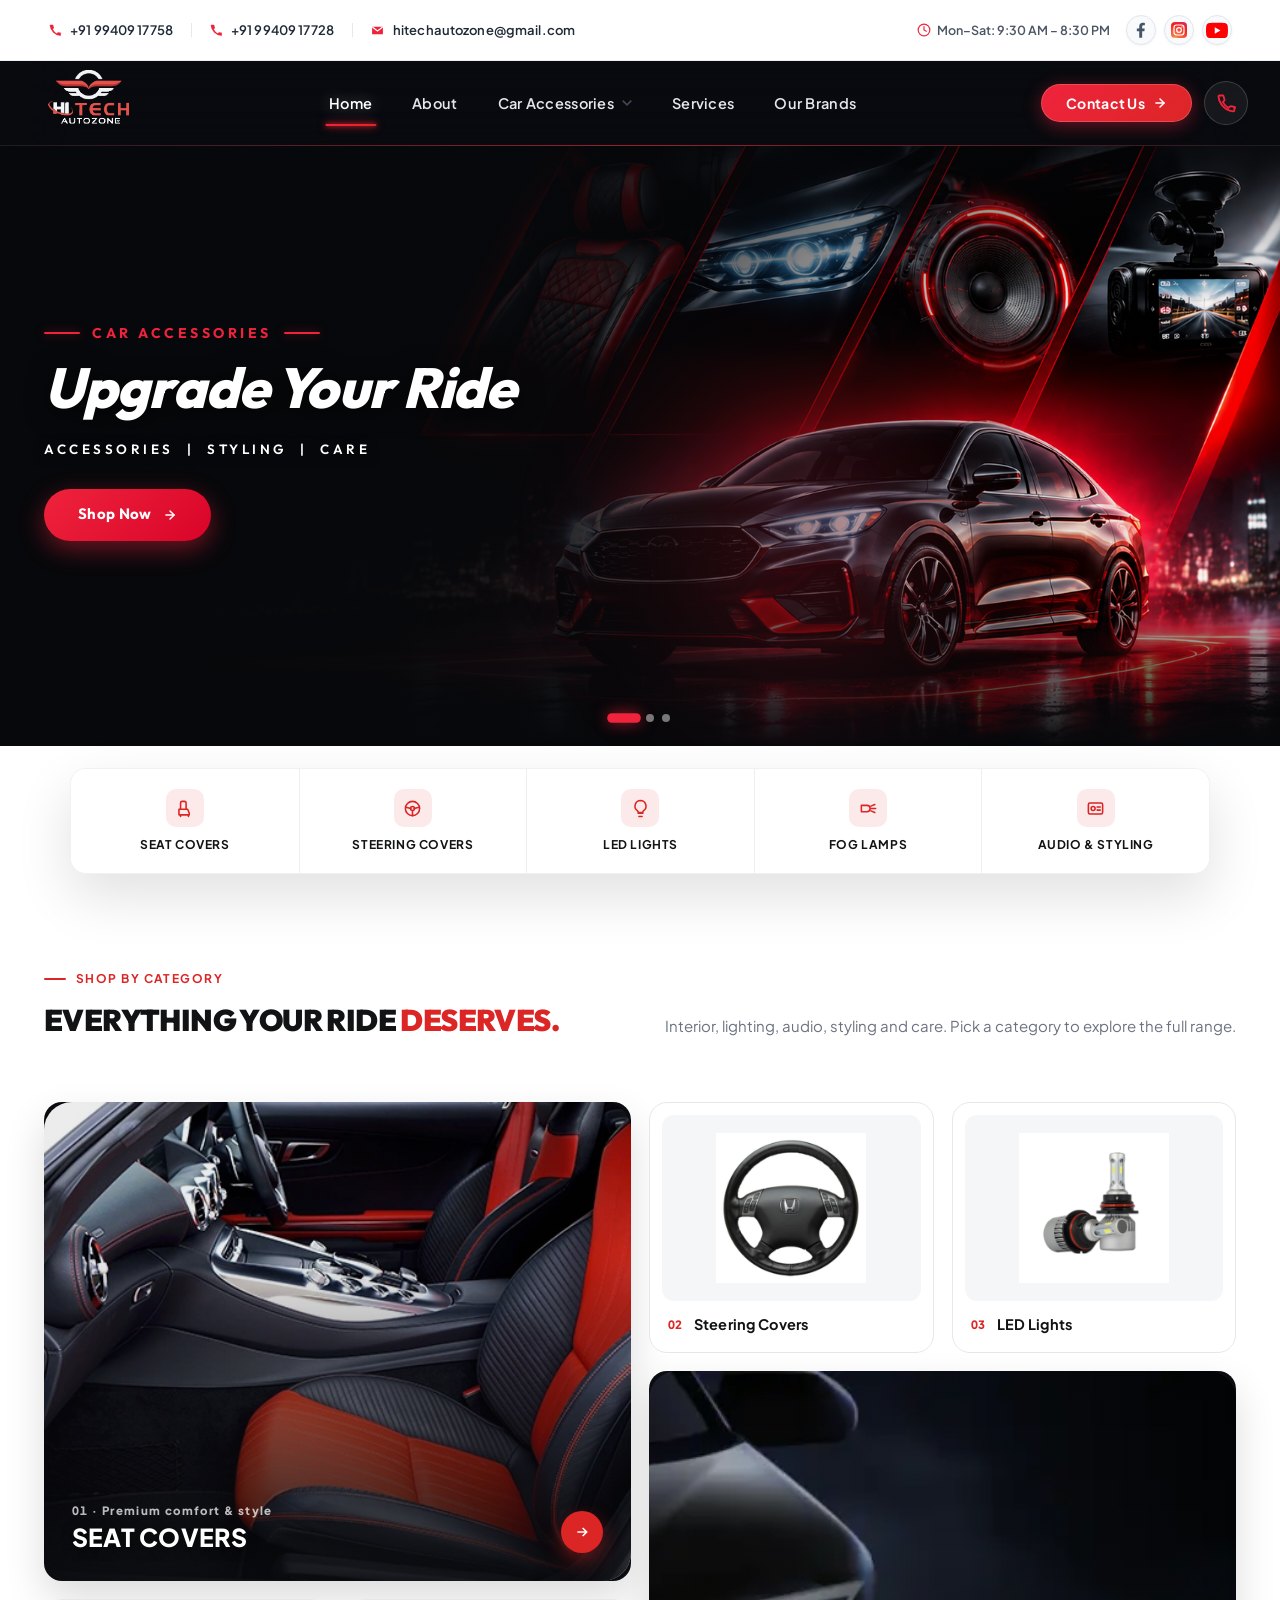
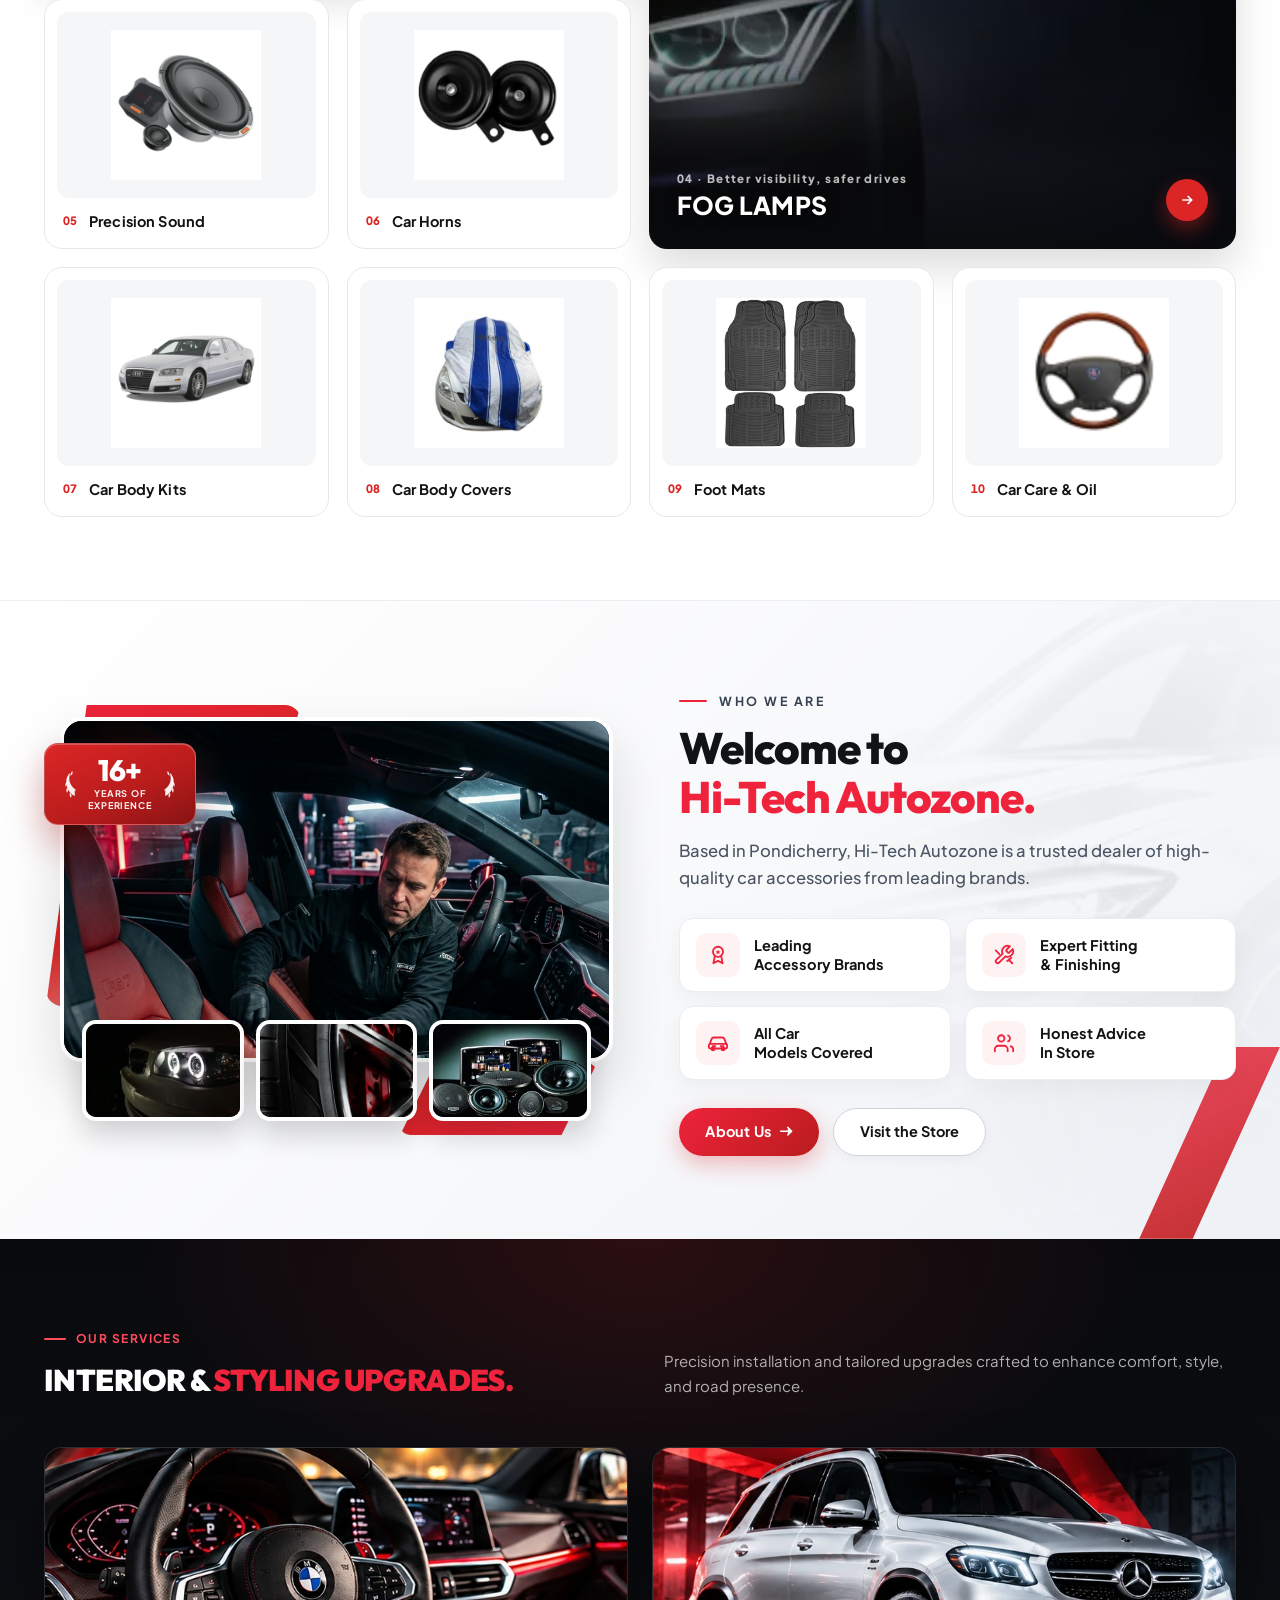
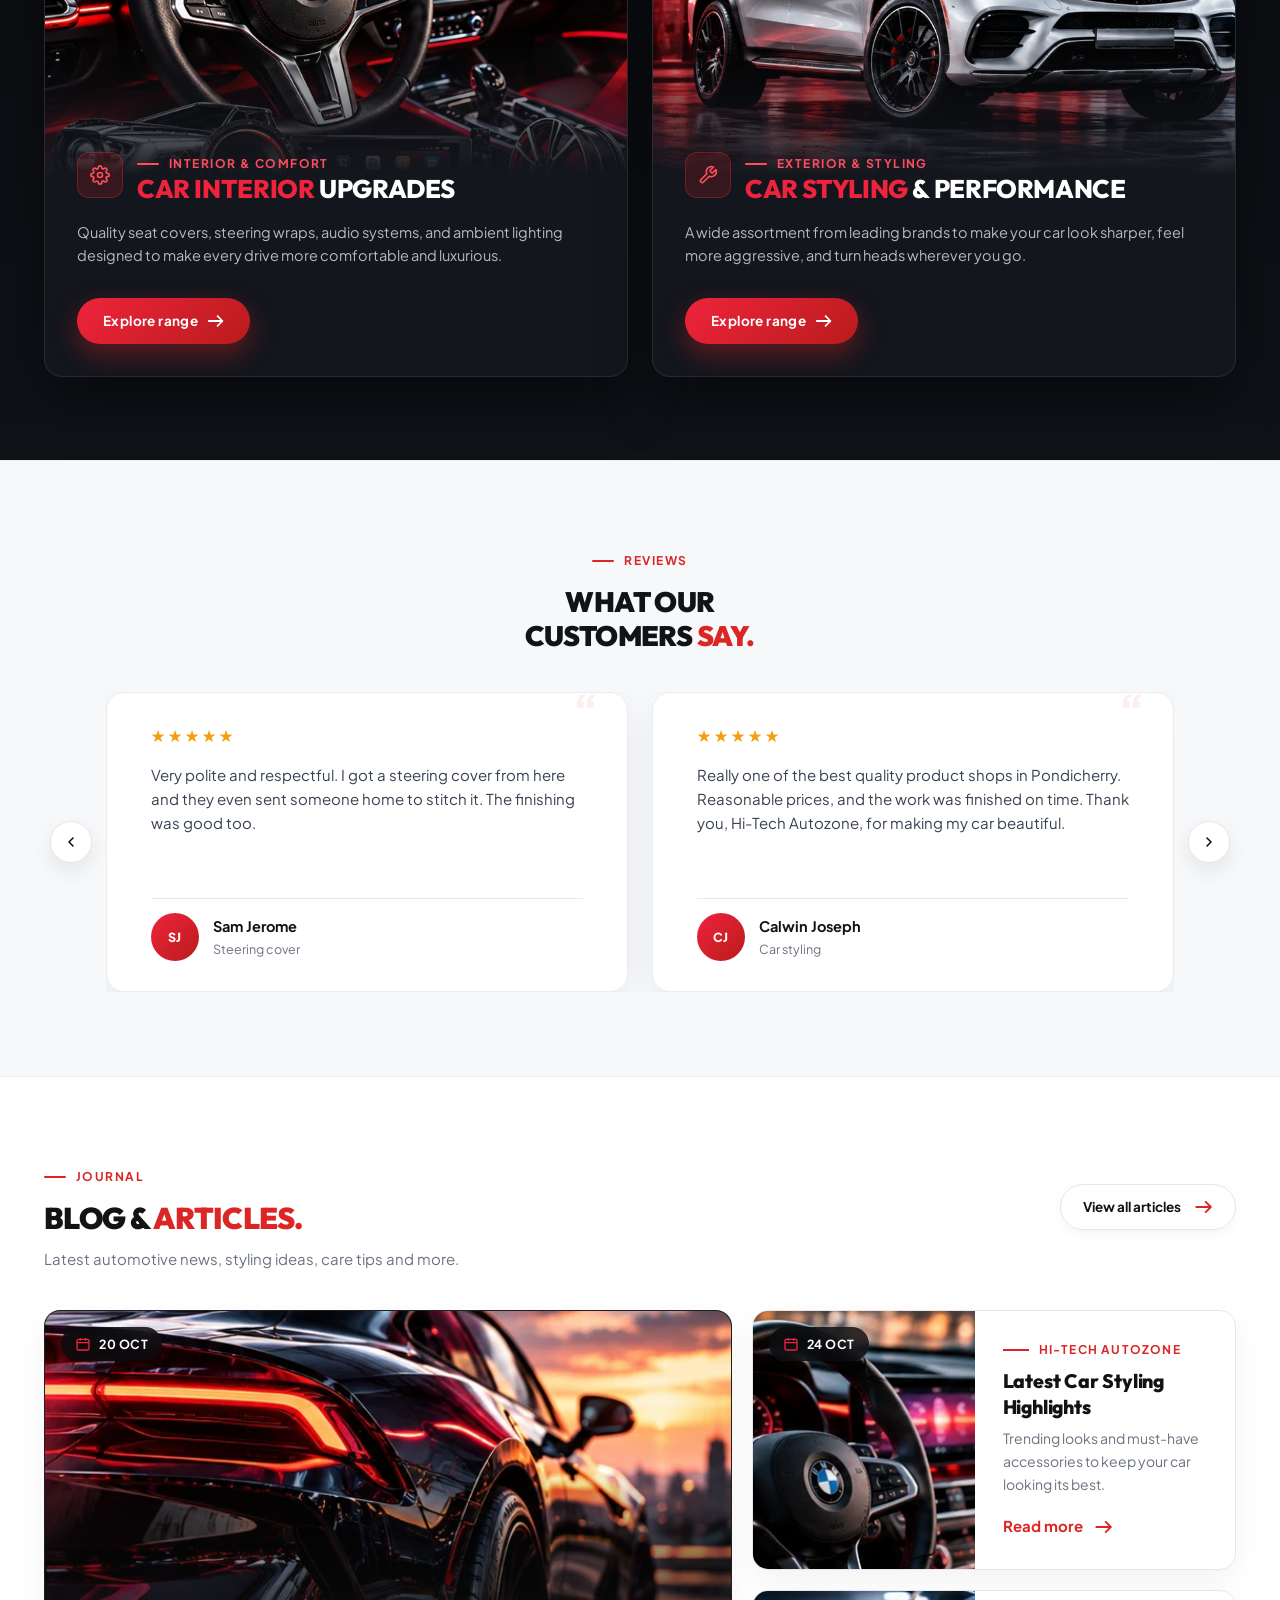
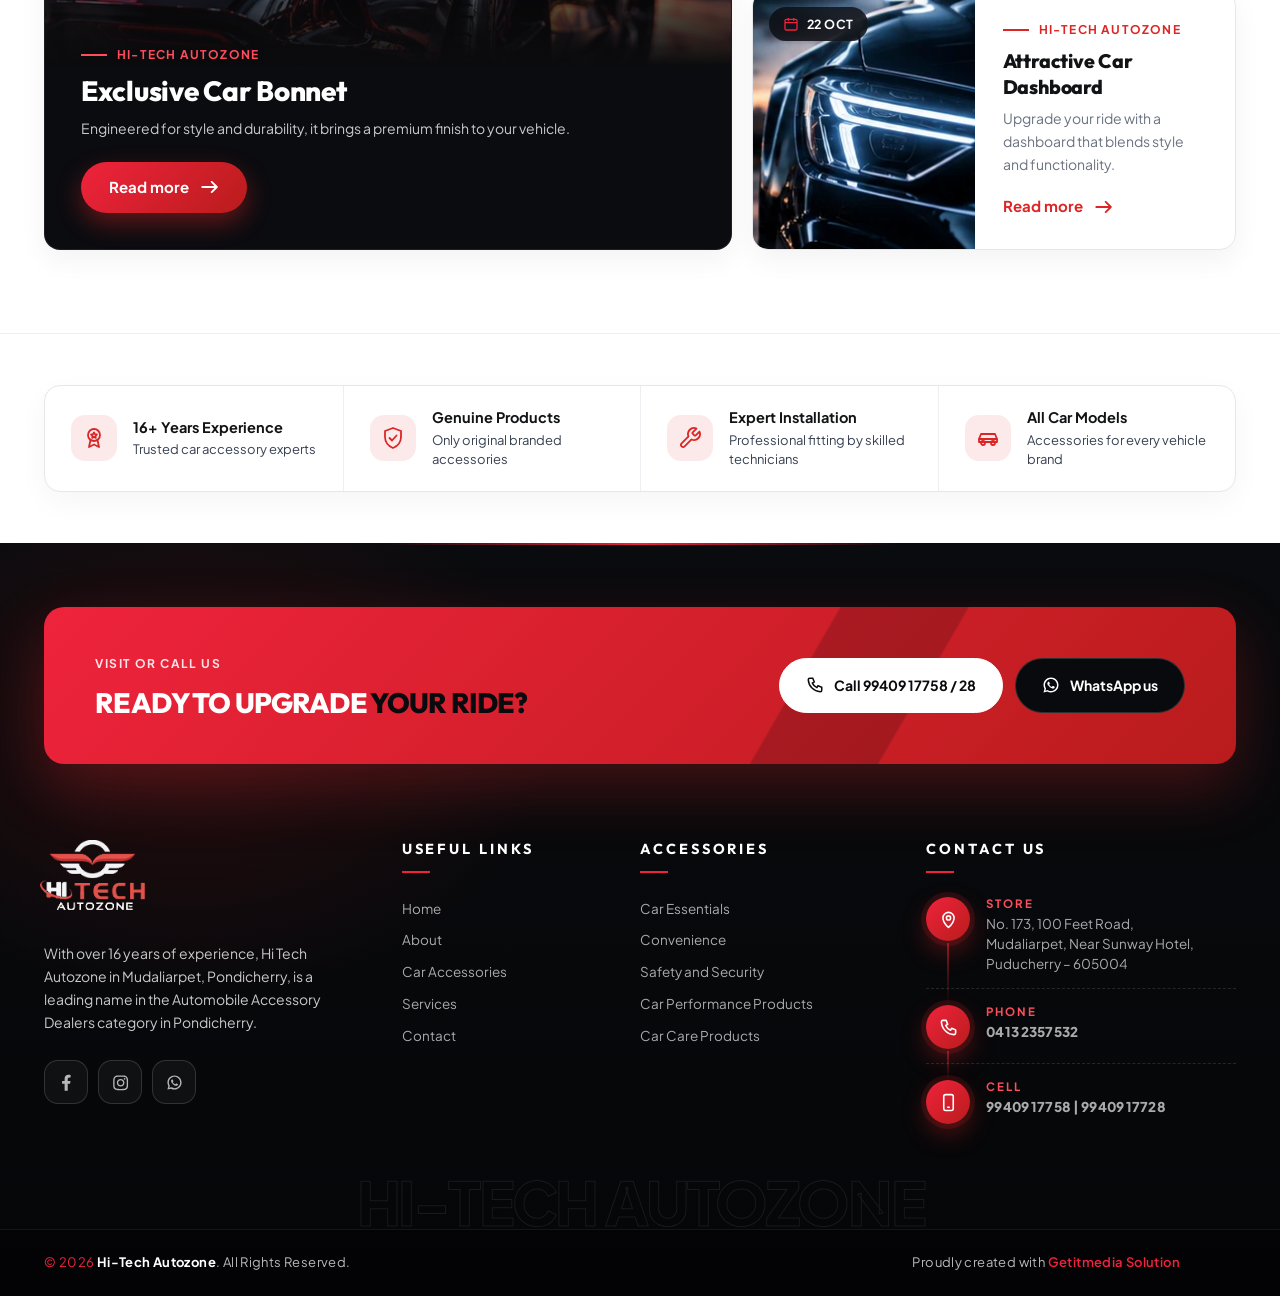
<file: index.html>
<!doctype html>
<html lang="en">


<head>
  <meta charset="utf-8">
  <title>Hi-Tech Autozone</title>
  <meta name="description" content="Hi-Tech Autozone, Pondicherry: premium car accessories, seat covers, LED and fog lamps, audio, body kits and car care products.">
  <meta name="viewport" content="width=device-width, initial-scale=1">
  <link rel="shortcut icon" type="image/x-icon" href="assets/img/favicon.ico?v=2">
  <link rel="icon" type="image/png" sizes="32x32" href="assets/img/favicon-32x32.png?v=2">
  <link rel="icon" type="image/png" sizes="16x16" href="assets/img/favicon-16x16.png?v=2">
  <link rel="apple-touch-icon" sizes="180x180" href="assets/img/apple-touch-icon.png?v=2">
    
   <!-- ======= All CSS Plugins here ======== -->
  <link rel="stylesheet" href="assets/css/plugins/swiper-bundle.min.css">
  <link rel="stylesheet" href="assets/css/plugins/glightbox.min.css">
  <link rel="preconnect" href="https://fonts.googleapis.com">
  <link rel="preconnect" href="https://fonts.gstatic.com" crossorigin>
  <link href="https://fonts.googleapis.com/css2?family=Outfit:ital,wght@0,400;0,500;0,600;0,700;0,800;0,900;1,700;1,800;1,900&family=Plus+Jakarta+Sans:ital,wght@0,400;0,500;0,600;0,700;0,800;1,400;1,600&display=swap" rel="stylesheet">

  <!-- Plugin css -->
  <link rel="stylesheet" href="assets/css/vendor/bootstrap.min.css">

  <!-- Custom Style CSS -->
  <link rel="stylesheet" href="assets/css/style.css">
    <link rel="stylesheet" href="assets/css/main.css">
  <link rel="stylesheet" href="assets/css/premium-2026.css?v=30">
  <link rel="stylesheet" href="assets/css/home-2026.css?v=25">
  <link rel="stylesheet" href="assets/css/redesign-2026.css?v=26">

</head>

<body>

    <!-- Start preloader -->
    <div id="preloader">
        <div id="ctn-preloader" class="ctn-preloader">
            <div class="animation-preloader">
                <div class="spinner"></div>
                <div class="txt-loading">
                    <span data-text-preloader="L" class="letters-loading">
                        L
                    </span>
                    
                    <span data-text-preloader="O" class="letters-loading">
                        O
                    </span>
                    
                    <span data-text-preloader="A" class="letters-loading">
                        A
                    </span>
                    
                    <span data-text-preloader="D" class="letters-loading">
                        D
                    </span>
                    
                    <span data-text-preloader="I" class="letters-loading">
                        I
                    </span>
                    
                    <span data-text-preloader="N" class="letters-loading">
                        N
                    </span>
                    
                    <span data-text-preloader="G" class="letters-loading">
                        G
                    </span>
                </div>
            </div>	

            <div class="loader-section section-left"></div>
            <div class="loader-section section-right"></div>
        </div>
    </div>
    <!-- End preloader -->
    
    <!-- Start header area -->
    <header class="header__section">
        <div class="header__topbar">
            <div class="container-fluid">
                <div class="header__topbar--inner d-flex align-items-center justify-content-between">
                                        <ul class="header__topbar--info d-none d-lg-flex align-items-center">
                        <li class="header__info--list">
                            <a class="header__info--link" href="tel:9940917758" title="Call +91 99409 17758">
                                <svg class="hz-top-ico" width="14" height="14" viewBox="0 0 24 24" fill="none" xmlns="http://www.w3.org/2000/svg">
                                    <path d="M22 16.92V21a1 1 0 0 1-1.09 1A19.91 19.91 0 0 1 3 4.09 1 1 0 0 1 4 3h4.09a1 1 0 0 1 1 .75l1.1 4.42a1 1 0 0 1-.29.95L8.21 10.91a16 16 0 0 0 6.88 6.88l1.79-1.79a1 1 0 0 1 .95-.29l4.42 1.1a1 1 0 0 1 .75 1z" fill="#EF233C"/>
                                </svg>
                                <span>+91 99409 17758</span>
                            </a>
                        </li>
                        <li class="header__info--list">
                            <a class="header__info--link" href="tel:9940917728" title="Call +91 99409 17728">
                                <svg class="hz-top-ico" width="14" height="14" viewBox="0 0 24 24" fill="none" xmlns="http://www.w3.org/2000/svg">
                                    <path d="M22 16.92V21a1 1 0 0 1-1.09 1A19.91 19.91 0 0 1 3 4.09 1 1 0 0 1 4 3h4.09a1 1 0 0 1 1 .75l1.1 4.42a1 1 0 0 1-.29.95L8.21 10.91a16 16 0 0 0 6.88 6.88l1.79-1.79a1 1 0 0 1 .95-.29l4.42 1.1a1 1 0 0 1 .75 1z" fill="#EF233C"/>
                                </svg>
                                <span>+91 99409 17728</span>
                            </a>
                        </li>
                        <li class="header__info--list">
                            <a class="header__info--link" href="mailto:hitechautozone@gmail.com" title="Email Hi-Tech Autozone">
                                <svg class="hz-top-ico" width="15" height="13" viewBox="0 0 24 24" fill="none" xmlns="http://www.w3.org/2000/svg">
                                    <path d="M3 5h18a1 1 0 0 1 1 1v12a1 1 0 0 1-1 1H3a1 1 0 0 1-1-1V6a1 1 0 0 1 1-1z" fill="#EF233C"/>
                                    <path d="M3 6l9 7 9-7" stroke="#FFFFFF" stroke-width="2" stroke-linecap="round" stroke-linejoin="round"/>
                                </svg>
                                <span>hitechautozone@gmail.com</span>
                            </a>
                        </li>
                    </ul>
                    <div class="header__top--right d-flex align-items-center">
                        <span class="hz-top-hours d-none d-xl-inline-flex">
                            <svg width="14" height="14" viewBox="0 0 24 24" fill="none" stroke="#EF233C" stroke-width="2" stroke-linecap="round" stroke-linejoin="round"><circle cx="12" cy="12" r="10"/><polyline points="12 6 12 12 16 14"/></svg>
                            Mon–Sat: 9:30 AM – 8:30 PM
                        </span>
                        <ul class="social__share d-flex align-items-center">
                            <li class="social__share--list">
                                <a class="social__share--icon" target="_blank" rel="noopener noreferrer" href="https://www.facebook.com/p/Hitechautozone-pondicherry-100066912985114/" aria-label="Facebook">
                                    <svg width="10" height="16" viewBox="0 0 9 15" fill="none" xmlns="http://www.w3.org/2000/svg" aria-hidden="true">
                                        <path d="M7.62891 8.625L8.01172 6.10938H5.57812V4.46875C5.57812 3.75781 5.90625 3.10156 7 3.10156H8.12109V0.941406C8.12109 0.941406 7.10938 0.75 6.15234 0.75C4.15625 0.75 2.84375 1.98047 2.84375 4.16797V6.10938H0.601562V8.625H2.84375V14.75H5.57812V8.625H7.62891Z" fill="#475569"/>
                                    </svg>
                                </a>
                            </li>
                            <li class="social__share--list">
                                <a class="social__share--icon" target="_blank" rel="noopener noreferrer" href="https://www.instagram.com/hitechautozone_pondicherry/" aria-label="Instagram">
                                    <svg width="16" height="16" viewBox="0 0 24 24" fill="none" xmlns="http://www.w3.org/2000/svg" aria-hidden="true">
                                        <defs>
                                            <radialGradient id="hz-ig-badge-grad" cx="25%" cy="108%" r="140%">
                                                <stop offset="0%" stop-color="#FFDC80"/>
                                                <stop offset="15%" stop-color="#F77737"/>
                                                <stop offset="35%" stop-color="#F56040"/>
                                                <stop offset="65%" stop-color="#FD1D1D"/>
                                                <stop offset="100%" stop-color="#C13584"/>
                                            </radialGradient>
                                        </defs>
                                        <rect width="24" height="24" rx="6" fill="url(#hz-ig-badge-grad)"/>
                                        <rect x="4.5" y="4.5" width="15" height="15" rx="4" stroke="#FFFFFF" stroke-width="1.8"/>
                                        <circle cx="12" cy="12" r="3.5" stroke="#FFFFFF" stroke-width="1.8"/>
                                        <circle cx="16.5" cy="7.5" r="1" fill="#FFFFFF"/>
                                    </svg>
                                </a>
                            </li>
                            <li class="social__share--list">
                                <a class="social__share--icon" target="_blank" rel="noopener noreferrer" href="https://www.youtube.com/@hi-techautozone2502" aria-label="YouTube">
                                    <svg width="22" height="16" viewBox="0 0 24 17" fill="none" xmlns="http://www.w3.org/2000/svg" aria-hidden="true">
                                        <path fill-rule="evenodd" clip-rule="evenodd" d="M23.498 3.186a3.016 3.016 0 0 0-2.122-2.136C19.505.5 12 .5 12 .5s-7.505 0-9.377.55A3.016 3.016 0 0 0 .502 3.186C0 5.07 0 9 0 9s0 3.93.502 5.814a3.016 3.016 0 0 0 2.122 2.136c1.871.55 9.376.55 9.376.55s7.505 0 9.377-.55a3.015 3.015 0 0 0 2.122-2.136C24 12.93 24 9 24 9s0-3.93-.502-5.814z" fill="#FF0000"/>
                                        <path d="M9.545 12.568V5.432L15.818 9l-6.273 3.568z" fill="#FFFFFF"/>
                                    </svg>
                                </a>
                            </li>
                        </ul>
                    </div>
                </div>
            </div>
        </div>
        <div class="main__header header__sticky">
            <div class="container-fluid">
                <div class="main__header--inner position__relative d-flex justify-content-between align-items-center">
                    <div class="offcanvas__header--menu__open d-lg-none">
                        <a class="offcanvas__header--menu__open--btn" href="javascript:void(0)" data-offcanvas>
                            <svg xmlns="http://www.w3.org/2000/svg" class="ionicon offcanvas__header--menu__open--svg" viewBox="0 0 512 512"><path fill="currentColor" stroke="currentColor" stroke-linecap="round" stroke-miterlimit="10" stroke-width="32" d="M80 160h352M80 256h352M80 352h352"/></svg>
                            <span class="visually-hidden">Offcanvas Menu Open</span>
                        </a>
                    </div>
                    <div class="main__logo">
                        <h1 class="main__logo--title m-0"><a class="main__logo--link" href="index.html"><img class="main__logo--img" src="assets/img/logo/hi-go-light.png" alt="Hi-Tech Autozone" width="180" height="90"></a></h1>
                    </div>
                    <div class="header__menu style3 d-none d-lg-block">
                        <nav class="header__menu--navigation">
                            <ul class="header__menu--wrapper d-flex align-items-center">
                                <li class="header__menu--items">
                                    <a class="header__menu--link active" href="index.html">Home</a>
                                </li>
                                <li class="header__menu--items">
                                    <a class="header__menu--link " href="about.html">About</a>
                                </li>
                                <li class="header__menu--items">
                                    <a class="header__menu--link " href="caressentials.html">
                                        Car Accessories
                                        <svg class="menu__arrowdown--icon" xmlns="http://www.w3.org/2000/svg" width="10" height="6" viewBox="0 0 12 7.41">
                                            <path d="M16.59,8.59,12,13.17,7.41,8.59,6,10l6,6,6-6Z" transform="translate(-6 -8.59)" fill="currentColor"/>
                                        </svg>
                                    </a>
                                    <ul class="header__sub--menu">
                                        <li class="header__sub--menu__items"><a href="caressentials.html" class="header__sub--menu__link ">CAR ESSENTIALS</a></li>
                                        <li class="header__sub--menu__items"><a href="convenience.html" class="header__sub--menu__link ">CONVENIENCE</a></li>
                                        <li class="header__sub--menu__items"><a href="safetysecurity.html" class="header__sub--menu__link ">SAFETY AND SECURITY</a></li>
                                        <li class="header__sub--menu__items"><a href="carstyle.html" class="header__sub--menu__link ">CAR STYLES</a></li>
                                        <li class="header__sub--menu__items"><a href="carperformance.html" class="header__sub--menu__link ">CAR PERFORMANCE PRODUCT</a></li>
                                        <li class="header__sub--menu__items"><a href="carcareproduct.html" class="header__sub--menu__link ">CAR CARE PRODUCT</a></li>
                                    </ul>
                                </li>
                                <li class="header__menu--items">
                                    <a class="header__menu--link " href="blog.html">Services</a>
                                </li>
                                <li class="header__menu--items">
                                    <a class="header__menu--link " href="brands.html">Our Brands</a>
                                </li>
                            </ul>
                        </nav>
                    </div>
                    <div class="header__actions d-flex align-items-center">
                        <a class="hz-nav-contact-btn d-none d-sm-inline-flex" href="contact.html">
                            <span>Contact Us</span>
                            <svg width="14" height="14" viewBox="0 0 24 24" fill="none" stroke="currentColor" stroke-width="2.5" stroke-linecap="round" stroke-linejoin="round"><line x1="5" y1="12" x2="19" y2="12"/><polyline points="12 5 19 12 12 19"/></svg>
                        </a>
                        <a class="hz-nav-phone-btn" href="tel:9940917758" aria-label="Call Hi-Tech Autozone" title="Call 99409 17758">
                            <svg width="20" height="20" viewBox="0 0 24 24" fill="none" xmlns="http://www.w3.org/2000/svg">
                                <path d="M22 16.92V21a1 1 0 0 1-1.09 1A19.91 19.91 0 0 1 3 4.09 1 1 0 0 1 4 3h4.09a1 1 0 0 1 1 .75l1.1 4.42a1 1 0 0 1-.29.95L8.21 10.91a16 16 0 0 0 6.88 6.88l1.79-1.79a1 1 0 0 1 .95-.29l4.42 1.1a1 1 0 0 1 .75 1z" stroke="#EF233C" stroke-width="2.2" stroke-linecap="round" stroke-linejoin="round"/>
                            </svg>
                        </a>
                    </div>
                </div>
            </div>
        </div>
        <!-- Start Offcanvas header menu -->
        <div class="offcanvas__header" role="dialog" aria-modal="true" aria-label="Mobile Navigation">
            <div class="offcanvas__inner">
                <div class="offcanvas__logo">
                    <a class="offcanvas__logo_link" href="index.html">
                        <img src="assets/img/logo/hi-go-light.png" alt="Hi-Tech Autozone" width="144" height="72">
                    </a>
                    <button class="offcanvas__close--btn" type="button" data-offcanvas aria-label="Close navigation menu">
                        <svg width="18" height="18" viewBox="0 0 24 24" fill="none" stroke="currentColor" stroke-width="2.2" stroke-linecap="round" stroke-linejoin="round" aria-hidden="true">
                            <line x1="18" y1="6" x2="6" y2="18"/>
                            <line x1="6" y1="6" x2="18" y2="18"/>
                        </svg>
                    </button>
                </div>

                <nav class="offcanvas__menu" aria-label="Primary Mobile Navigation">
                    <ul class="offcanvas__menu_ul">
                        <li class="offcanvas__menu_li">
                            <a class="offcanvas__menu_item" href="index.html">Home</a>
                        </li>
                        <li class="offcanvas__menu_li">
                            <a class="offcanvas__menu_item" href="about.html">About Us</a>
                        </li>
                        <li class="offcanvas__menu_li hz-drawer__has-sub">
                            <a class="offcanvas__menu_item" href="caressentials.html">Car Accessories</a>
                            <ul class="offcanvas__sub_menu">
                                <li class="offcanvas__sub_menu_li"><a href="caressentials.html" class="offcanvas__sub_menu_item">Car Essentials</a></li>
                                <li class="offcanvas__sub_menu_li"><a href="convenience.html" class="offcanvas__sub_menu_item">Convenience</a></li>
                                <li class="offcanvas__sub_menu_li"><a href="safetysecurity.html" class="offcanvas__sub_menu_item">Safety &amp; Security</a></li>
                                <li class="offcanvas__sub_menu_li"><a href="carstyle.html" class="offcanvas__sub_menu_item">Car Styles</a></li>
                                <li class="offcanvas__sub_menu_li"><a href="carperformance.html" class="offcanvas__sub_menu_item">Car Performance</a></li>
                                <li class="offcanvas__sub_menu_li"><a href="carcareproduct.html" class="offcanvas__sub_menu_item">Car Care Products</a></li>
                            </ul>
                        </li>
                        <li class="offcanvas__menu_li">
                            <a class="offcanvas__menu_item" href="blog.html">Services</a>
                        </li>
                        <li class="offcanvas__menu_li">
                            <a class="offcanvas__menu_item" href="brands.html">Our Brands</a>
                        </li>
                        <li class="offcanvas__menu_li">
                            <a class="offcanvas__menu_item" href="contact.html">Contact</a>
                        </li>
                    </ul>
                </nav>

                <div class="hz-drawer__foot">
                    <div class="hz-drawer__ctas">
                        <a class="hz-drawer__cta hz-drawer__cta--call" href="tel:9940917758">
                            <svg width="16" height="16" viewBox="0 0 24 24" fill="none" stroke="currentColor" stroke-width="2.2" stroke-linecap="round" stroke-linejoin="round" aria-hidden="true"><path d="M22 16.92v3a2 2 0 0 1-2.18 2 19.79 19.79 0 0 1-8.63-3.07 19.5 19.5 0 0 1-6-6 19.79 19.79 0 0 1-3.07-8.67A2 2 0 0 1 4.11 2h3a2 2 0 0 1 2 1.72 12.84 12.84 0 0 0 .7 2.81 2 2 0 0 1-.45 2.11L8.09 9.91a16 16 0 0 0 6 6l1.27-1.27a2 2 0 0 1 2.11-.45 12.84 12.84 0 0 0 2.81.7A2 2 0 0 1 22 16.92z"/></svg>
                            <span>Call Us</span>
                        </a>
                        <a class="hz-drawer__cta hz-drawer__cta--wa" target="_blank" rel="noopener noreferrer" href="https://wa.me/919940917758?text=Hello%20Hi-Tech%20Autozone,%20I%20would%20like%20to%20enquire%20about%20car%20accessories.">
                            <svg width="16" height="16" viewBox="0 0 32 32" fill="currentColor" aria-hidden="true"><path d="M16.001 2.667c-7.364 0-13.333 5.969-13.333 13.333 0 2.367.62 4.642 1.802 6.662L2.667 29.333l6.86-1.785a13.24 13.24 0 0 0 6.474 1.707h.001C23.365 29.255 29.333 23.285 29.333 16c0-7.364-5.969-13.333-13.333-13.333zm0 24a10.66 10.66 0 0 1-5.409-1.493l-.388-.231-4.073 1.06 1.087-3.974-.251-.41a10.613 10.613 0 0 1-1.618-5.656c0-5.891 4.776-10.667 10.667-10.667S26.667 10.109 26.667 16s-4.776 10.667-10.666 10.667z"/></svg>
                            <span>WhatsApp</span>
                        </a>
                    </div>
                    <div class="hz-drawer__hours">Mon–Sat &bull; 9:30 AM – 8:30 PM</div>
                </div>
            </div>
        </div>
        <!-- End Offcanvas header menu -->

        <!-- Start Offcanvas stikcy toolbar -->

        <!-- End Offcanvas stikcy toolbar -->

        <!-- Start offCanvas minicart -->
  
        <!-- End offCanvas minicart -->

        <!-- Start serch box area -->

        <!-- End serch box area -->
        
    </header>
    <!-- End header area -->

    <main class="main__content_wrapper">
     <!-- Start slider section -->
        <section class="hero__slider--section">
            <div class="p-hero-fx" aria-hidden="true"><span class="p-hero-grid"></span><span class="p-hero-glow"></span><span class="p-hero-beam"></span></div>

            <div class="hero__slider--inner hero__slider--activation swiper">
                <div class="hero__slider--wrapper swiper-wrapper">
                    <!-- Slide 1: Futuristic Sedan with Feature Callouts -->
                    <div class="swiper-slide">
                        <div class="hero__slider--items style4">
                            <div class="hz-hero-bg">
                                <img class="hz-hero-bg-img" src="assets/img/hero_sec/hero-slide-1.png" alt="Futuristic Sedan with Custom Styling" loading="eager">
                                <div class="hz-hero-gradient"></div>
                            </div>
                            <div class="container">
                                <div class="row">
                                    <div class="col-xl-6 col-lg-7 col-md-8">
                                        <div class="slider__content style4">
                                            <span class="hz-hero-eyebrow">CAR ACCESSORIES</span>
                                            <h2 class="hz-hero-title">Upgrade Your Ride</h2>
                                            <p class="hz-hero-tagline">ACCESSORIES &nbsp;|&nbsp; STYLING &nbsp;|&nbsp; CARE</p>
                                            <div class="hz-hero-ctas">
                                                <a class="hz-hero-btn-primary" href="caressentials.html">
                                                    <span>Shop Now</span>
                                                    <svg width="14" height="14" viewBox="0 0 24 24" fill="none" stroke="currentColor" stroke-width="2.5" stroke-linecap="round" stroke-linejoin="round"><line x1="5" y1="12" x2="19" y2="12"/><polyline points="12 5 19 12 12 19"/></svg>
                                                </a>
                                            </div>
                                        </div>
                                    </div>
                                </div>
                            </div>
                        </div>
                    </div>

                    <!-- Slide 2: Luxury Interior with Red Ambient Lighting -->
                    <div class="swiper-slide">
                        <div class="hero__slider--items style4">
                            <div class="hz-hero-bg">
                                <img class="hz-hero-bg-img" src="assets/img/hero_sec/hero-slide-2.png" alt="Luxury Car Interior with Red Ambient Lighting" loading="lazy">
                                <div class="hz-hero-gradient"></div>
                            </div>
                            <div class="container">
                                <div class="row">
                                    <div class="col-xl-6 col-lg-7 col-md-8">
                                        <div class="slider__content style4">
                                            <span class="hz-hero-eyebrow">CAR INTERIORS</span>
                                            <h2 class="hz-hero-title">Elevate Your<br><span class="hz-hero-title-accent">Driving Space</span></h2>
                                            <p class="hz-hero-tagline">INTERIORS &nbsp;|&nbsp; COMFORT &nbsp;|&nbsp; STYLE</p>
                                            <div class="hz-hero-ctas">
                                                <a class="hz-hero-btn-primary" href="caressentials.html">
                                                    <span>Explore Interiors</span>
                                                    <svg width="14" height="14" viewBox="0 0 24 24" fill="none" stroke="currentColor" stroke-width="2.5" stroke-linecap="round" stroke-linejoin="round"><line x1="5" y1="12" x2="19" y2="12"/><polyline points="12 5 19 12 12 19"/></svg>
                                                </a>
                                            </div>
                                        </div>
                                    </div>
                                </div>
                            </div>
                        </div>
                    </div>

                    <!-- Slide 3: Red Neon Tire Studio -->
                    <div class="swiper-slide">
                        <div class="hero__slider--items style4">
                            <div class="hz-hero-bg">
                                <img class="hz-hero-bg-img" src="assets/img/hero_sec/hero-slide-3.png" alt="High Performance Wheels and Tyres" loading="lazy">
                                <div class="hz-hero-gradient"></div>
                            </div>
                            <div class="container">
                                <div class="row">
                                    <div class="col-xl-6 col-lg-7 col-md-8">
                                        <div class="slider__content style4">
                                            <span class="hz-hero-eyebrow">WHEELS & TYRES</span>
                                            <h2 class="hz-hero-title">Engineered for<br><span class="hz-hero-title-accent">Grip & Power</span></h2>
                                            <p class="hz-hero-tagline">WHEELS &nbsp;|&nbsp; TYRES &nbsp;|&nbsp; PERFORMANCE</p>
                                            <div class="hz-hero-ctas">
                                                <a class="hz-hero-btn-primary" href="carperformance.html">
                                                    <span>Shop Wheels & Tyres</span>
                                                    <svg width="14" height="14" viewBox="0 0 24 24" fill="none" stroke="currentColor" stroke-width="2.5" stroke-linecap="round" stroke-linejoin="round"><line x1="5" y1="12" x2="19" y2="12"/><polyline points="12 5 19 12 12 19"/></svg>
                                                </a>
                                            </div>
                                        </div>
                                    </div>
                                </div>
                            </div>
                        </div>
                    </div>
                </div>
                <div class="slider__pagination swiper-pagination"></div>
            </div>
                    <div class="p-hero-ui" aria-hidden="true">
                <div class="container">
                    <div class="p-hero-count"><span class="p-hero-current">01</span><span class="p-hero-bar"></span><span class="p-hero-total">02</span></div>
                    <div class="p-hero-scroll"></div>
                </div>
            </div>
        </section>
        <!-- End slider section -->

        <!-- Floating 5-Category Quick Bar -->
        <section class="hz-quickbar" aria-label="Quick category shortcuts">
            <div class="hz-quickbar__card">
                <a class="hz-quickbar__item" href="caressentials.html">
                    <span class="hz-quickbar__ico" aria-hidden="true"><svg width="19" height="19" viewBox="0 0 24 24" fill="none" stroke="currentColor" stroke-width="2" stroke-linecap="round" stroke-linejoin="round"><path d="M7 13V5a2 2 0 0 1 2-2h3a2 2 0 0 1 2 2v8"/><path d="M5 13h11l2 5v2H5z"/><path d="M7 20v2M17 20v2"/></svg></span>
                    <span class="hz-quickbar__label">Seat Covers</span>
                </a>
                <a class="hz-quickbar__item" href="caressentials.html">
                    <span class="hz-quickbar__ico" aria-hidden="true"><svg width="19" height="19" viewBox="0 0 24 24" fill="none" stroke="currentColor" stroke-width="2" stroke-linecap="round" stroke-linejoin="round"><circle cx="12" cy="12" r="9"/><circle cx="12" cy="12" r="2.5"/><path d="M12 14.5V21M3.5 10.5l6.5 1.5M20.5 10.5L14 12"/></svg></span>
                    <span class="hz-quickbar__label">Steering Covers</span>
                </a>
                <a class="hz-quickbar__item" href="carstyle.html">
                    <span class="hz-quickbar__ico" aria-hidden="true"><svg width="19" height="19" viewBox="0 0 24 24" fill="none" stroke="currentColor" stroke-width="2" stroke-linecap="round" stroke-linejoin="round"><path d="M9 18h6M10 22h4M12 2a7 7 0 0 0-4 12.7c.6.5 1 1.2 1 2v.3h6v-.3c0-.8.4-1.5 1-2A7 7 0 0 0 12 2z"/></svg></span>
                    <span class="hz-quickbar__label">LED Lights</span>
                </a>
                <a class="hz-quickbar__item" href="safetysecurity.html">
                    <span class="hz-quickbar__ico" aria-hidden="true"><svg width="19" height="19" viewBox="0 0 24 24" fill="none" stroke="currentColor" stroke-width="2" stroke-linecap="round" stroke-linejoin="round"><path d="M3 12h7a4 4 0 0 0 0-8H3v8z" transform="translate(0 4)"/><path d="M15 9l5-2M15 12h6M15 15l5 2"/></svg></span>
                    <span class="hz-quickbar__label">Fog Lamps</span>
                </a>
                <a class="hz-quickbar__item" href="carperformance.html">
                    <span class="hz-quickbar__ico" aria-hidden="true"><svg width="19" height="19" viewBox="0 0 24 24" fill="none" stroke="currentColor" stroke-width="2" stroke-linecap="round" stroke-linejoin="round"><rect x="3" y="5" width="18" height="14" rx="2"/><circle cx="9" cy="12" r="2.5"/><path d="M14 10h4M14 14h4"/></svg></span>
                    <span class="hz-quickbar__label">Audio &amp; Styling</span>
                </a>
            </div>
        </section>

        <!-- ============ HOME 2026: everything between hero and footer ============ -->

        <!-- Categories -->
        <section class="hz-section hz-cats" aria-labelledby="hz-cats-title">
            <div class="container">
                <div class="hz-head">
                    <div>
                        <span class="hz-eyebrow">Shop by category</span>
                        <h2 class="hz-title" id="hz-cats-title">Everything your ride <em>deserves.</em></h2>
                    </div>
                    <p class="hz-lede">Interior, lighting, audio, styling and care. Pick a category to explore the full range.</p>
                </div>

                <ul class="hz-cats__grid" role="list">
                    <li class="hz-cat hz-cat--feature" data-reveal="up">
                        <a href="caressentials.html">
                            <span class="hz-cat__media"><img src="assets/img/blog/related-post2.webp" alt="Red and black leather seat covers fitted in a car" loading="lazy"></span>
                            <span class="hz-cat__body">
                                <span class="hz-cat__info">
                                    <span class="hz-cat__no">01 · Premium comfort &amp; style</span>
                                    <span class="hz-cat__name categories__content--title">Seat Covers</span>
                                </span>
                                <span class="hz-cat__go" aria-hidden="true"><svg width="16" height="16" viewBox="0 0 24 24" fill="none" stroke="currentColor" stroke-width="2.4"><path d="M5 12h14M13 6l6 6-6 6"/></svg></span>
                            </span>
                        </a>
                    </li>
                    <li class="hz-cat" data-reveal="up">
                        <a href="caressentials.html">
                            <span class="hz-cat__plate"><img src="assets/img/product/cate-show/1.png" alt="Steering Covers" loading="lazy"></span>
                            <span class="hz-cat__body"><span class="hz-cat__no">02</span><span class="hz-cat__name categories__content--title">Steering Covers</span></span>
                        </a>
                    </li>
                    <li class="hz-cat" data-reveal="up">
                        <a href="carstyle.html">
                            <span class="hz-cat__plate"><img src="assets/img/product/cate-show/4.png" alt="LED Lights" loading="lazy"></span>
                            <span class="hz-cat__body"><span class="hz-cat__no">03</span><span class="hz-cat__name categories__content--title">LED Lights</span></span>
                        </a>
                    </li>
                    <li class="hz-cat hz-cat--feature hz-cat--tall" data-reveal="up">
                        <a href="safetysecurity.html">
                            <span class="hz-cat__media"><img src="assets/img/banner/banner7.webp" alt="LED headlamp glowing on a dark car" loading="lazy"></span>
                            <span class="hz-cat__body">
                                <span class="hz-cat__info">
                                    <span class="hz-cat__no">04 · Better visibility, safer drives</span>
                                    <span class="hz-cat__name categories__content--title">Fog Lamps</span>
                                </span>
                                <span class="hz-cat__go" aria-hidden="true"><svg width="16" height="16" viewBox="0 0 24 24" fill="none" stroke="currentColor" stroke-width="2.4"><path d="M5 12h14M13 6l6 6-6 6"/></svg></span>
                            </span>
                        </a>
                    </li>
                    <li class="hz-cat" data-reveal="up">
                        <a href="carperformance.html">
                            <span class="hz-cat__plate"><img src="assets/img/product/cate-show/3.png" alt="Precision Sound" loading="lazy"></span>
                            <span class="hz-cat__body"><span class="hz-cat__no">05</span><span class="hz-cat__name categories__content--title">Precision Sound</span></span>
                        </a>
                    </li>
                    <li class="hz-cat" data-reveal="up">
                        <a href="carperformance.html">
                            <span class="hz-cat__plate"><img src="assets/img/product/cate-show/9.png" alt="Car Horns" loading="lazy"></span>
                            <span class="hz-cat__body"><span class="hz-cat__no">06</span><span class="hz-cat__name categories__content--title">Car Horns</span></span>
                        </a>
                    </li>
                    <li class="hz-cat" data-reveal="up">
                        <a href="carstyle.html">
                            <span class="hz-cat__plate"><img src="assets/img/product/cate-show/7.png" alt="Car Body Kits" loading="lazy"></span>
                            <span class="hz-cat__body"><span class="hz-cat__no">07</span><span class="hz-cat__name categories__content--title">Car Body Kits</span></span>
                        </a>
                    </li>
                    <li class="hz-cat" data-reveal="up">
                        <a href="carstyle.html">
                            <span class="hz-cat__plate"><img src="assets/img/product/cate-show/8.png" alt="Car Body Covers" loading="lazy"></span>
                            <span class="hz-cat__body"><span class="hz-cat__no">08</span><span class="hz-cat__name categories__content--title">Car Body Covers</span></span>
                        </a>
                    </li>
                    <li class="hz-cat" data-reveal="up">
                        <a href="caressentials.html">
                            <span class="hz-cat__plate"><img src="assets/img/servce/s-1-3.webp" alt="Foot Mats" loading="lazy"></span>
                            <span class="hz-cat__body"><span class="hz-cat__no">09</span><span class="hz-cat__name categories__content--title">Foot Mats</span></span>
                        </a>
                    </li>
                    <li class="hz-cat" data-reveal="up">
                        <a href="carcareproduct.html">
                            <span class="hz-cat__plate"><img src="assets/img/product/cate-show/10.png" alt="Car Care & Oil" loading="lazy"></span>
                            <span class="hz-cat__body"><span class="hz-cat__no">10</span><span class="hz-cat__name categories__content--title">Car Care &amp; Oil</span></span>
                        </a>
                    </li>
                </ul>
            </div>
        </section>

        <!-- About -->
        <section class="hz-section hz-about" aria-labelledby="hz-about-title">
            <img class="hz-about__watermark" src="assets/img/other/home-car-silhouette.webp" alt="" aria-hidden="true" loading="lazy">
            <span class="hz-about__slash hz-about__slash--br" aria-hidden="true"></span>
            <div class="container hz-about__grid">
                <div class="hz-about__media" data-reveal="scale">
                    <div class="hz-about__collage">
                        <span class="hz-about__accent-bar hz-about__accent-bar--tl" aria-hidden="true"></span>
                        <span class="hz-about__accent-bar hz-about__accent-bar--br" aria-hidden="true"></span>
                        <div class="hz-about__badge">
                            <svg class="hz-about__wreath" viewBox="0 0 24 44" fill="currentColor" aria-hidden="true">
                                <path d="M18 39c-5.5-2.8-9.5-7.6-11.2-13.6C5.1 19.3 6.2 12.7 9.8 7.5c.6-.8 1.7-.3 1.4.6-1.4 4.1-1.3 8.8.4 12.8 1.5 3.6 4.1 6.7 7.4 8.7.8.5.3 1.7-.6 1.5l-.4-.1z"/>
                                <path d="M14 4.2c-1.5 1.8-2.2 3.9-1.9 6 1.9-1.1 3.1-3.1 2.9-5.3-.1-.7-.6-1.1-1-.7zm-5.2 6.6c-1.6 1.7-2.4 3.8-2.2 6 2-1.1 3.3-3 3.2-5.2-.1-.7-.6-1.2-1-.8zm-2.6 8.3c-1.3 1.9-1.8 4.2-1.3 6.4 1.8-1.4 2.8-3.5 2.4-5.7-.2-.7-.7-1.1-1.1-.7zm.6 8.8c-.9 2-.9 4.3.2 6.3 1.4-1.7 1.9-3.9 1.1-5.9-.3-.7-.9-.9-1.3-.4zm4.1 7.6c-.4 2.1.3 4.3 1.9 5.9.9-1.9.8-4.1-.4-5.8-.5-.6-1.3-.7-1.5-.1z"/>
                            </svg>
                            <div class="hz-about__badge-inner">
                                <strong>16+</strong>
                                <span>Years of<br>Experience</span>
                            </div>
                            <svg class="hz-about__wreath hz-about__wreath--r" viewBox="0 0 24 44" fill="currentColor" aria-hidden="true">
                                <path d="M18 39c-5.5-2.8-9.5-7.6-11.2-13.6C5.1 19.3 6.2 12.7 9.8 7.5c.6-.8 1.7-.3 1.4.6-1.4 4.1-1.3 8.8.4 12.8 1.5 3.6 4.1 6.7 7.4 8.7.8.5.3 1.7-.6 1.5l-.4-.1z"/>
                                <path d="M14 4.2c-1.5 1.8-2.2 3.9-1.9 6 1.9-1.1 3.1-3.1 2.9-5.3-.1-.7-.6-1.1-1-.7zm-5.2 6.6c-1.6 1.7-2.4 3.8-2.2 6 2-1.1 3.3-3 3.2-5.2-.1-.7-.6-1.2-1-.8zm-2.6 8.3c-1.3 1.9-1.8 4.2-1.3 6.4 1.8-1.4 2.8-3.5 2.4-5.7-.2-.7-.7-1.1-1.1-.7zm.6 8.8c-.9 2-.9 4.3.2 6.3 1.4-1.7 1.9-3.9 1.1-5.9-.3-.7-.9-.9-1.3-.4zm4.1 7.6c-.4 2.1.3 4.3 1.9 5.9.9-1.9.8-4.1-.4-5.8-.5-.6-1.3-.7-1.5-.1z"/>
                            </svg>
                        </div>
                        <figure class="hz-about__main">
                            <img src="assets/img/other/about-work-process.jpg" alt="Custom red and black leather seat covers and tailored car interior at Hi-Tech Autozone" loading="lazy">
                        </figure>
                        <div class="hz-about__thumbs">
                            <figure class="hz-about__thumb">
                                <img src="assets/img/other/sp1.avif" alt="LED projector headlights and daytime running lights" loading="lazy">
                            </figure>
                            <figure class="hz-about__thumb hz-about__thumb--wheel">
                                <img src="assets/img/banner/home-promo-tyre.webp" alt="Performance alloy wheels and painted brake caliper" loading="lazy">
                            </figure>
                            <figure class="hz-about__thumb">
                                <img src="assets/img/other/sp3.avif" alt="Premium car audio speakers and amplifier systems" loading="lazy">
                            </figure>
                        </div>
                    </div>
                </div>
                <div class="hz-about__copy">
                    <span class="hz-eyebrow hz-about__eyebrow" data-reveal="up">Who We Are</span>
                    <h2 class="hz-title hz-about__heading" id="hz-about-title" data-reveal="up">Welcome to<br><span class="hz-about__accent">Hi-Tech Autozone.</span></h2>
                    <p class="hz-about__lead" data-reveal="up">Based in Pondicherry, Hi-Tech Autozone is a trusted dealer of high-quality car accessories from leading brands.</p>
                    <ul class="hz-about__features" role="list" data-reveal="up">
                        <li class="hz-about__card">
                            <span class="hz-about__card-icon" aria-hidden="true">
                                <svg width="22" height="22" viewBox="0 0 24 24" fill="none" stroke="currentColor" stroke-width="2" stroke-linecap="round" stroke-linejoin="round"><circle cx="12" cy="8.5" r="5.5"/><path d="M12 6.2l.8 1.6 1.8.3-1.3 1.2.3 1.8-1.6-.9-1.6.9.3-1.8-1.3-1.2 1.8-.3z" fill="currentColor" stroke="none"/><path d="M8.5 13.2L7 21l5-2.6L17 21l-1.5-7.8"/></svg>
                            </span>
                            <span class="hz-about__card-label">Leading <br>Accessory Brands</span>
                        </li>
                        <li class="hz-about__card">
                            <span class="hz-about__card-icon" aria-hidden="true">
                                <svg width="22" height="22" viewBox="0 0 24 24" fill="none" stroke="currentColor" stroke-width="2" stroke-linecap="round" stroke-linejoin="round"><path d="M14.7 6.3a1 1 0 0 0 0 1.4l1.6 1.6a1 1 0 0 0 1.4 0l3.77-3.77a6 6 0 0 1-7.94 7.94l-6.91 6.91a2.12 2.12 0 0 1-3-3l6.91-6.91a6 6 0 0 1 7.94-7.94l-3.76 3.76z"/><path d="M3 7l4 4m10 6l4 4m-5.5-2.5L20 15"/></svg>
                            </span>
                            <span class="hz-about__card-label">Expert Fitting <br>&amp; Finishing</span>
                        </li>
                        <li class="hz-about__card">
                            <span class="hz-about__card-icon" aria-hidden="true">
                                <svg width="22" height="22" viewBox="0 0 24 24" fill="none" stroke="currentColor" stroke-width="2" stroke-linecap="round" stroke-linejoin="round"><path d="M3 13l2-5.2A2.5 2.5 0 0 1 7.3 6h9.4A2.5 2.5 0 0 1 19 7.8L21 13"/><rect x="2" y="13" width="20" height="5" rx="2"/><circle cx="6.5" cy="18.5" r="1.5" fill="currentColor"/><circle cx="17.5" cy="18.5" r="1.5" fill="currentColor"/><path d="M6 15.5h3M15 15.5h3"/></svg>
                            </span>
                            <span class="hz-about__card-label">All Car <br>Models Covered</span>
                        </li>
                        <li class="hz-about__card">
                            <span class="hz-about__card-icon" aria-hidden="true">
                                <svg width="22" height="22" viewBox="0 0 24 24" fill="none" stroke="currentColor" stroke-width="2" stroke-linecap="round" stroke-linejoin="round"><path d="M16 21v-2a4 4 0 0 0-4-4H6a4 4 0 0 0-4 4v2"/><circle cx="9" cy="7" r="3.5"/><path d="M22 21v-2a3.5 3.5 0 0 0-2.6-3.4"/><path d="M16.5 3.8a3.5 3.5 0 0 1 0 6.4"/></svg>
                            </span>
                            <span class="hz-about__card-label">Honest Advice <br>In Store</span>
                        </li>
                    </ul>
                    <div class="hz-actions hz-about__actions" data-reveal="up">
                        <a class="primary__btn" href="about.html">About Us <svg width="15" height="12" viewBox="0 0 20 14" fill="none" stroke="currentColor" stroke-width="2.2" stroke-linecap="round" stroke-linejoin="round" aria-hidden="true"><path d="M1 7h17M12 1l6 6-6 6"/></svg></a>
                        <a class="hz-btn-outline hz-about__btn-outline" href="contact.html">Visit the Store</a>
                    </div>
                </div>
            </div>
        </section>

        <!-- Car interior & styling -->
        <section class="hz-section hz-split" aria-labelledby="hz-split-title">
            <span class="hz-split__stripe hz-split__stripe--a" aria-hidden="true"></span>
            <span class="hz-split__stripe hz-split__stripe--b" aria-hidden="true"></span>
            <div class="container">
                <div class="hz-head hz-head--dark" data-reveal="up">
                    <div>
                        <span class="hz-eyebrow">Our Services</span>
                        <h2 class="hz-title" id="hz-split-title">Interior &amp; <em>Styling Upgrades.</em></h2>
                    </div>
                    <p class="hz-lede">Precision installation and tailored upgrades crafted to enhance comfort, style, and road presence.</p>
                </div>
                <div class="hz-split__grid">
                <article class="hz-panel hz-panel--car" data-reveal="up">
                    <span class="hz-panel__slash hz-panel__slash--tl" aria-hidden="true"></span>
                    <span class="hz-panel__slash hz-panel__slash--br" aria-hidden="true"></span>
                    <div class="hz-panel__media"><img src="assets/img/other/home-car-accessories.webp" alt="Car interior with a premium steering wheel, LED headlamp, speaker, infotainment screen and alloy wheel" loading="lazy"></div>
                    <img class="hz-panel__ghost" src="assets/img/other/home-car-silhouette.webp" alt="" aria-hidden="true" loading="lazy">
                    <div class="hz-panel__body">
                        <div class="hz-panel__head">
                            <span class="hz-panel__ico" aria-hidden="true"><svg width="20" height="20" viewBox="0 0 24 24" fill="none" stroke="currentColor" stroke-width="2" stroke-linecap="round" stroke-linejoin="round"><circle cx="12" cy="12" r="3"/><path d="M19.4 15a1.65 1.65 0 0 0 .33 1.82l.06.06a2 2 0 0 1 0 2.83 2 2 0 0 1-2.83 0l-.06-.06a1.65 1.65 0 0 0-1.82-.33 1.65 1.65 0 0 0-1 1.51V21a2 2 0 0 1-4 0v-.09A1.65 1.65 0 0 0 9 19.4a1.65 1.65 0 0 0-1.82.33l-.06.06a2 2 0 0 1-2.83 0 2 2 0 0 1 0-2.83l.06-.06A1.65 1.65 0 0 0 4.68 15a1.65 1.65 0 0 0-1.51-1H3a2 2 0 0 1 0-4h.09A1.65 1.65 0 0 0 4.6 9a1.65 1.65 0 0 0-.33-1.82l-.06-.06a2 2 0 0 1 0-2.83 2 2 0 0 1 2.83 0l.06.06a1.65 1.65 0 0 0 1.82.33H9a1.65 1.65 0 0 0 1-1.51V3a2 2 0 0 1 4 0v.09a1.65 1.65 0 0 0 1 1.51 1.65 1.65 0 0 0 1.82-.33l.06-.06a2 2 0 0 1 2.83 0 2 2 0 0 1 0 2.83l-.06.06a1.65 1.65 0 0 0-.33 1.82V9c.26.604.852.997 1.51 1H21a2 2 0 0 1 0 4h-.09a1.65 1.65 0 0 0-1.51 1z"/></svg></span>
                            <div>
                                <span class="hz-eyebrow">Interior &amp; Comfort</span>
                                <h3><span>Car Interior</span> Upgrades</h3>
                            </div>
                        </div>
                        <p>Quality seat covers, steering wraps, audio systems, and ambient lighting designed to make every drive more comfortable and luxurious.</p>
                        <a class="hz-panel__btn" href="caressentials.html">Explore range <i aria-hidden="true"></i><svg width="16" height="12" viewBox="0 0 20 14" fill="none" stroke="currentColor" stroke-width="2.2" stroke-linecap="round" stroke-linejoin="round" aria-hidden="true"><path d="M1 7h17M12 1l6 6-6 6"/></svg></a>
                    </div>
                </article>
                <article class="hz-panel hz-panel--car" data-reveal="up">
                    <span class="hz-panel__slash hz-panel__slash--tl" aria-hidden="true"></span>
                    <span class="hz-panel__slash hz-panel__slash--br" aria-hidden="true"></span>
                    <div class="hz-panel__media"><img src="assets/img/other/why-car.webp" alt="Luxury car exterior with custom alloys and styling accessories" loading="lazy"></div>
                    <img class="hz-panel__ghost" src="assets/img/other/home-car-silhouette.webp" alt="" aria-hidden="true" loading="lazy">
                    <div class="hz-panel__body">
                        <div class="hz-panel__head">
                            <span class="hz-panel__ico" aria-hidden="true"><svg width="20" height="20" viewBox="0 0 24 24" fill="none" stroke="currentColor" stroke-width="2" stroke-linecap="round" stroke-linejoin="round"><path d="M14.7 6.3a1 1 0 0 0 0 1.4l1.6 1.6a1 1 0 0 0 1.4 0l3.77-3.77a6 6 0 0 1-7.94 7.94l-6.91 6.91a2.12 2.12 0 0 1-3-3l6.91-6.91a6 6 0 0 1 7.94-7.94l-3.76 3.76z"/></svg></span>
                            <div>
                                <span class="hz-eyebrow">Exterior &amp; Styling</span>
                                <h3><span>Car Styling</span> &amp; Performance</h3>
                            </div>
                        </div>
                        <p>A wide assortment from leading brands to make your car look sharper, feel more aggressive, and turn heads wherever you go.</p>
                        <a class="hz-panel__btn" href="carstyle.html">Explore range <i aria-hidden="true"></i><svg width="16" height="12" viewBox="0 0 20 14" fill="none" stroke="currentColor" stroke-width="2.2" stroke-linecap="round" stroke-linejoin="round" aria-hidden="true"><path d="M1 7h17M12 1l6 6-6 6"/></svg></a>
                    </div>
                </article>
                </div>
            </div>
        </section>

        <!-- Testimonials -->
        <section class="hz-section hz-reviews" aria-labelledby="hz-reviews-title">
            <div class="container">
                <div class="hz-head hz-head--center">
                    <div>
                        <span class="hz-eyebrow">Reviews</span>
                        <h2 class="hz-title" id="hz-reviews-title">What our<br>customers <em>say.</em></h2>
                    </div>
                </div>
                <div class="hz-reviews__wrap">
                    <button type="button" class="hz-reviews__arrow hz-reviews__arrow--prev" data-hz-prev aria-label="Previous review">
                        <svg width="16" height="16" viewBox="0 0 24 24" fill="none" stroke="currentColor" stroke-width="2.4" stroke-linecap="round" stroke-linejoin="round" aria-hidden="true"><path d="M15 18l-6-6 6-6"/></svg>
                    </button>
                    <div class="hz-slider" data-hz-slider aria-roledescription="carousel" aria-label="Customer reviews">
                        <div class="hz-slider__viewport">
                            <div class="hz-slider__track">
                                <figure class="hz-review" >
                                    <div class="hz-stars" aria-hidden="true">★★★★★</div>
                                    <blockquote>Very polite and respectful. I got a steering cover from here and they even sent someone home to stitch it. The finishing was good too.</blockquote>
                                    <figcaption><span class="hz-avatar" aria-hidden="true">SJ</span><span><strong>Sam Jerome</strong>Steering cover</span></figcaption>
                                </figure>
                                <figure class="hz-review" >
                                    <div class="hz-stars" aria-hidden="true">★★★★★</div>
                                    <blockquote>Really one of the best quality product shops in Pondicherry. Reasonable prices, and the work was finished on time. Thank you, Hi-Tech Autozone, for making my car beautiful.</blockquote>
                                    <figcaption><span class="hz-avatar" aria-hidden="true">CJ</span><span><strong>Calwin Joseph</strong>Car styling</span></figcaption>
                                </figure>
                            </div>
                        </div>
                    </div>
                    <button type="button" class="hz-reviews__arrow hz-reviews__arrow--next" data-hz-next aria-label="Next review">
                        <svg width="16" height="16" viewBox="0 0 24 24" fill="none" stroke="currentColor" stroke-width="2.4" stroke-linecap="round" stroke-linejoin="round" aria-hidden="true"><path d="M9 18l6-6-6-6"/></svg>
                    </button>
                </div>
            </div>
            <script>
            (function () {
              var wrap = document.querySelector(".hz-reviews__wrap");
              var root = document.querySelector("[data-hz-slider]");
              if (!root) return;
              var track = root.querySelector(".hz-slider__track");
              var originals = Array.prototype.slice.call(track.children);
              if (originals.length < 2) return;
              /* duplicate the cards so the loop never shows an empty slot */
              originals.forEach(function (el) {
                var c = el.cloneNode(true);
                c.setAttribute("aria-hidden", "true");
                track.appendChild(c);
              });
              var reduced = window.matchMedia("(prefers-reduced-motion: reduce)").matches;
              var timer = null, busy = false;
              function getDist() {
                var first = track.firstElementChild;
                var gap = parseFloat(getComputedStyle(track).columnGap) || 0;
                return first.getBoundingClientRect().width + gap;
              }
              function step() {
                if (busy) return;
                busy = true;
                var dist = getDist();
                track.style.transition = "transform .8s cubic-bezier(.16,1,.3,1)";
                track.style.transform = "translateX(" + (-dist) + "px)";
              }
              function stepPrev() {
                if (busy) return;
                busy = true;
                var dist = getDist();
                track.style.transition = "none";
                track.insertBefore(track.lastElementChild, track.firstElementChild);
                track.style.transform = "translateX(" + (-dist) + "px)";
                void track.offsetWidth;
                track.style.transition = "transform .8s cubic-bezier(.16,1,.3,1)";
                track.style.transform = "translateX(0)";
              }
              track.addEventListener("transitionend", function (e) {
                if (e.target !== track) return;
                if (track.style.transform && track.style.transform !== "translateX(0px)" && track.style.transform !== "translateX(0)") {
                  track.style.transition = "none";
                  track.appendChild(track.firstElementChild);
                  track.style.transform = "translateX(0)";
                } else {
                  track.style.transition = "none";
                }
                busy = false;
              });
              function stop() { clearInterval(timer); timer = null; }
              function start() { stop(); if (!reduced) timer = setInterval(function () { if (!busy) step(); }, 4500); }
              if (wrap) {
                var prevBtn = wrap.querySelector("[data-hz-prev]");
                var nextBtn = wrap.querySelector("[data-hz-next]");
                if (prevBtn) prevBtn.addEventListener("click", function () { stop(); stepPrev(); start(); });
                if (nextBtn) nextBtn.addEventListener("click", function () { stop(); step(); start(); });
              }
              root.addEventListener("mouseenter", stop);
              root.addEventListener("mouseleave", start);
              root.addEventListener("focusin", stop);
              root.addEventListener("focusout", start);
              var x0 = null;
              track.addEventListener("touchstart", function (e) { x0 = e.touches[0].clientX; stop(); }, { passive: true });
              track.addEventListener("touchend", function (e) {
                if (x0 !== null && e.changedTouches[0].clientX - x0 < -40 && !busy) step();
                else if (x0 !== null && e.changedTouches[0].clientX - x0 > 40 && !busy) stepPrev();
                x0 = null; start();
              });
              start();
            })();
            </script>
        </section>

        <!-- Blog -->
        <section class="hz-section hz-blog" aria-labelledby="hz-blog-title">
            <div class="container">
                <div class="hz-head">
                    <div>
                        <span class="hz-eyebrow">Journal</span>
                        <h2 class="hz-title" id="hz-blog-title">Blog &amp; <em>Articles.</em></h2>
                        <p class="hz-blog__sub">Latest automotive news, styling ideas, care tips and more.</p>
                    </div>
                    <a class="hz-blog__all" href="blog.html">View all articles <svg width="18" height="12" viewBox="0 0 20 14" fill="none" stroke="currentColor" stroke-width="2.2" stroke-linecap="round" stroke-linejoin="round" aria-hidden="true"><path d="M1 7h17M12 1l6 6-6 6"/></svg></a>
                </div>
                <div class="hz-blog__grid">
                    <article class="hz-post hz-post--feature" data-reveal="up">
                        <a href="blog.html">
                            <span class="hz-post__media"><img src="assets/img/blog/home-blog-bonnet.webp" alt="Glossy black sports car with red tail lights at sunset" loading="lazy"><time><svg width="16" height="16" viewBox="0 0 24 24" fill="none" stroke="currentColor" stroke-width="2" aria-hidden="true"><rect x="3" y="5" width="18" height="16" rx="2"/><path d="M3 10h18M8 3v4M16 3v4"/></svg>20 Oct</time></span>
                            <span class="hz-post__body">
                                <span class="hz-post__meta">Hi-Tech Autozone</span>
                                <h3>Exclusive Car Bonnet</h3>
                                <p>Engineered for style and durability, it brings a premium finish to your vehicle.</p>
                                <span class="hz-post__more">Read more <svg width="18" height="12" viewBox="0 0 20 14" fill="none" stroke="currentColor" stroke-width="2.2" stroke-linecap="round" stroke-linejoin="round" aria-hidden="true"><path d="M1 7h17M12 1l6 6-6 6"/></svg></span>
                            </span>
                            <span class="hz-post__slash" aria-hidden="true"></span>
                        </a>
                    </article>
                    <article class="hz-post" data-reveal="up">
                        <a href="blog.html">
                            <span class="hz-post__media"><img src="assets/img/blog/home-blog-styling.webp" alt="Steering wheel and digital dashboard of a modern car" loading="lazy"><time><svg width="16" height="16" viewBox="0 0 24 24" fill="none" stroke="currentColor" stroke-width="2" aria-hidden="true"><rect x="3" y="5" width="18" height="16" rx="2"/><path d="M3 10h18M8 3v4M16 3v4"/></svg>24 Oct</time></span>
                            <span class="hz-post__body">
                                <span class="hz-post__meta">Hi-Tech Autozone</span>
                                <h3>Latest Car Styling Highlights</h3>
                                <p>Trending looks and must-have accessories to keep your car looking its best.</p>
                                <span class="hz-post__more">Read more <svg width="18" height="12" viewBox="0 0 20 14" fill="none" stroke="currentColor" stroke-width="2.2" stroke-linecap="round" stroke-linejoin="round" aria-hidden="true"><path d="M1 7h17M12 1l6 6-6 6"/></svg></span>
                            </span>
                            <span class="hz-post__slash" aria-hidden="true"></span>
                        </a>
                    </article>
                    <article class="hz-post" data-reveal="up">
                        <a href="blog.html">
                            <span class="hz-post__media"><img src="assets/img/blog/home-blog-dashboard.webp" alt="LED headlight of a dark luxury car" loading="lazy"><time><svg width="16" height="16" viewBox="0 0 24 24" fill="none" stroke="currentColor" stroke-width="2" aria-hidden="true"><rect x="3" y="5" width="18" height="16" rx="2"/><path d="M3 10h18M8 3v4M16 3v4"/></svg>22 Oct</time></span>
                            <span class="hz-post__body">
                                <span class="hz-post__meta">Hi-Tech Autozone</span>
                                <h3>Attractive Car Dashboard</h3>
                                <p>Upgrade your ride with a dashboard that blends style and functionality.</p>
                                <span class="hz-post__more">Read more <svg width="18" height="12" viewBox="0 0 20 14" fill="none" stroke="currentColor" stroke-width="2.2" stroke-linecap="round" stroke-linejoin="round" aria-hidden="true"><path d="M1 7h17M12 1l6 6-6 6"/></svg></span>
                            </span>
                            <span class="hz-post__slash" aria-hidden="true"></span>
                        </a>
                    </article>
                </div>
            </div>
        </section>

        <!-- Promises -->
        <section class="hz-promise" aria-label="Our promises">
            <div class="container">
                <ul class="hz-promise__grid" role="list">
                    <li data-reveal="up">
                        <svg viewBox="0 0 24 24" aria-hidden="true"><circle cx="12" cy="9" r="6"/><path d="M12 6.4l.9 1.8 2 .3-1.4 1.4.3 2-1.8-1-1.8 1 .3-2-1.4-1.4 2-.3z"/><path d="M8.5 14l-1.5 7 5-2.5 5 2.5-1.5-7"/></svg>
                        <div><strong>16+ Years Experience</strong><span>Trusted car accessory experts</span></div>
                    </li>
                    <li data-reveal="up">
                        <svg viewBox="0 0 24 24" aria-hidden="true"><path d="M12 2l8 3v6c0 5-3.4 9.3-8 11-4.6-1.7-8-6-8-11V5z"/><path d="M8.5 12l2.5 2.5 4.5-5"/></svg>
                        <div><strong>Genuine Products</strong><span>Only original branded accessories</span></div>
                    </li>
                    <li data-reveal="up">
                        <svg viewBox="0 0 24 24" aria-hidden="true"><path d="M14.7 6.3a1 1 0 0 0 0 1.4l1.6 1.6a1 1 0 0 0 1.4 0l3.77-3.77a6 6 0 0 1-7.94 7.94l-6.91 6.91a2.12 2.12 0 0 1-3-3l6.91-6.91a6 6 0 0 1 7.94-7.94l-3.76 3.76z"/></svg>
                        <div><strong>Expert Installation</strong><span>Professional fitting by skilled technicians</span></div>
                    </li>
                    <li data-reveal="up">
                        <svg viewBox="0 0 24 24" aria-hidden="true"><path d="M3 16v-3l2-5h14l2 5v3H3z"/><circle cx="7" cy="17" r="2"/><circle cx="17" cy="17" r="2"/><path d="M3 13h18"/></svg>
                        <div><strong>All Car Models</strong><span>Accessories for every vehicle brand</span></div>
                    </li>
                </ul>
            </div>
        </section>
        <!-- ============ /HOME 2026 ============ -->

    </main>

    <!-- Start footer section -->
    <footer class="footer__section hz-foot">
        <div class="container">
            <div class="hz-foot__cta">
                <div>
                    <span class="hz-eyebrow">Visit or call us</span>
                    <h2>Ready to upgrade <em>your ride?</em></h2>
                </div>
                <div class="hz-foot__cta-actions">
                    <a class="hz-foot__btn hz-foot__btn--light" href="tel:+919940917758"><svg viewBox="0 0 24 24" aria-hidden="true"><path d="M5 3h4l2 5-2.5 1.5a11 11 0 0 0 6 6L16 13l5 2v4a2 2 0 0 1-2 2A17 17 0 0 1 3 5a2 2 0 0 1 2-2z"/></svg>Call 99409 17758 / 28</a>
                    <a class="hz-foot__btn" href="https://wa.me/919940917758" target="_blank" rel="noopener"><svg width="16" height="16" viewBox="0 0 32 32" fill="none" xmlns="http://www.w3.org/2000/svg">
  <path d="M16.001 2.667c-7.364 0-13.333 5.969-13.333 13.333 0 2.367.62 4.642 1.802 6.662L2.667 29.333l6.86-1.785a13.24 13.24 0 0 0 6.474 1.707h.001C23.365 29.255 29.333 23.285 29.333 16c0-7.364-5.969-13.333-13.333-13.333zm0 24a10.66 10.66 0 0 1-5.409-1.493l-.388-.231-4.073 1.06 1.087-3.974-.251-.41a10.613 10.613 0 0 1-1.618-5.656c0-5.891 4.776-10.667 10.667-10.667S26.667 10.109 26.667 16s-4.776 10.667-10.666 10.667zm5.865-7.865c-.319-.159-1.885-.93-2.178-1.037-.293-.107-.507-.159-.721.16s-.827 1.037-1.014 1.25c-.187.213-.373.24-.692.08-.319-.16-1.35-.498-2.571-1.59-.95-.848-1.591-1.893-1.778-2.213-.187-.32-.02-.494.14-.653.143-.143.319-.373.479-.56.16-.187.213-.32.32-.533.107-.213.053-.4-.027-.56-.08-.159-.721-1.733-.987-2.373-.26-.627-.527-.54-.721-.547l-.613-.013c-.213 0-.56.08-.853.4s-1.12 1.093-1.12 2.667 1.147 3.094 1.306 3.307c.159.213 2.26 3.453 5.48 4.84.767.33 1.364.528 1.83.674.768.244 1.464.21 2.014.127.615-.092 1.885-.77 2.15-1.514.266-.746.266-1.386.187-1.514-.08-.127-.292-.213-.612-.373z" fill="currentColor"/>
</svg>WhatsApp us</a>
                </div>
            </div>

            <div class="main__footer hz-foot__main">
                <div class="hz-foot__brand">
                    <a href="index.html" class="hz-foot__logo"><img src="assets/img/logo/hi-go-light.png" alt="Hi-Tech Autozone" loading="lazy"></a>
                    <p>With over 16 years of experience, Hi Tech Autozone in Mudaliarpet, Pondicherry, is a leading name in the Automobile Accessory Dealers category in Pondicherry.</p>
                    <ul class="hz-foot__social" role="list">
                        <li><a href="https://www.facebook.com/people/Hitechautozone-pondicherry/100066912985114/" target="_blank" rel="noopener" aria-label="Facebook"><svg width="11" height="17" viewBox="0 0 9 15" fill="none" xmlns="http://www.w3.org/2000/svg">
                                                <path d="M7.62891 8.625L8.01172 6.10938H5.57812V4.46875C5.57812 3.75781 5.90625 3.10156 7 3.10156H8.12109V0.941406C8.12109 0.941406 7.10938 0.75 6.15234 0.75C4.15625 0.75 2.84375 1.98047 2.84375 4.16797V6.10938H0.601562V8.625H2.84375V14.75H5.57812V8.625H7.62891Z" fill="currentColor"/>
                                            </svg></a></li>
                        <li><a href="https://www.instagram.com/hitechautozone_pondicherry/" target="_blank" rel="noopener" aria-label="Instagram"><svg width="16" height="15" viewBox="0 0 14 13" fill="none" xmlns="http://www.w3.org/2000/svg">
                                                <path d="M7.125 3.60547C5.375 3.60547 3.98047 5.02734 3.98047 6.75C3.98047 8.5 5.375 9.89453 7.125 9.89453C8.84766 9.89453 10.2695 8.5 10.2695 6.75C10.2695 5.02734 8.84766 3.60547 7.125 3.60547ZM7.125 8.80078C6.00391 8.80078 5.07422 7.89844 5.07422 6.75C5.07422 5.62891 5.97656 4.72656 7.125 4.72656C8.24609 4.72656 9.14844 5.62891 9.14844 6.75C9.14844 7.89844 8.24609 8.80078 7.125 8.80078ZM11.1172 3.49609C11.1172 3.08594 10.7891 2.75781 10.3789 2.75781C9.96875 2.75781 9.64062 3.08594 9.64062 3.49609C9.64062 3.90625 9.96875 4.23438 10.3789 4.23438C10.7891 4.23438 11.1172 3.90625 11.1172 3.49609ZM13.1953 4.23438C13.1406 3.25 12.9219 2.375 12.2109 1.66406C11.5 0.953125 10.625 0.734375 9.64062 0.679688C8.62891 0.625 5.59375 0.625 4.58203 0.679688C3.59766 0.734375 2.75 0.953125 2.01172 1.66406C1.30078 2.375 1.08203 3.25 1.02734 4.23438C0.972656 5.24609 0.972656 8.28125 1.02734 9.29297C1.08203 10.2773 1.30078 11.125 2.01172 11.8633C2.75 12.5742 3.59766 12.793 4.58203 12.8477C5.59375 12.9023 8.62891 12.9023 9.64062 12.8477C10.625 12.793 11.5 12.5742 12.2109 11.8633C12.9219 11.125 13.1406 10.2773 13.1953 9.29297C13.25 8.28125 13.25 5.24609 13.1953 4.23438ZM11.8828 10.3594C11.6914 10.9062 11.2539 11.3164 10.7344 11.5352C9.91406 11.8633 8 11.7812 7.125 11.7812C6.22266 11.7812 4.30859 11.8633 3.51562 11.5352C2.96875 11.3164 2.55859 10.9062 2.33984 10.3594C2.01172 9.56641 2.09375 7.65234 2.09375 6.75C2.09375 5.875 2.01172 3.96094 2.33984 3.14062C2.55859 2.62109 2.96875 2.21094 3.51562 1.99219C4.30859 1.66406 6.22266 1.74609 7.125 1.74609C8 1.74609 9.91406 1.66406 10.7344 1.99219C11.2539 2.18359 11.6641 2.62109 11.8828 3.14062C12.2109 3.96094 12.1289 5.875 12.1289 6.75C12.1289 7.65234 12.2109 9.56641 11.8828 10.3594Z" fill="currentColor"/>
                                            </svg></a></li>
                        <li><a href="https://wa.me/919940917758" target="_blank" rel="noopener" aria-label="WhatsApp"><svg width="16" height="16" viewBox="0 0 32 32" fill="none" xmlns="http://www.w3.org/2000/svg">
  <path d="M16.001 2.667c-7.364 0-13.333 5.969-13.333 13.333 0 2.367.62 4.642 1.802 6.662L2.667 29.333l6.86-1.785a13.24 13.24 0 0 0 6.474 1.707h.001C23.365 29.255 29.333 23.285 29.333 16c0-7.364-5.969-13.333-13.333-13.333zm0 24a10.66 10.66 0 0 1-5.409-1.493l-.388-.231-4.073 1.06 1.087-3.974-.251-.41a10.613 10.613 0 0 1-1.618-5.656c0-5.891 4.776-10.667 10.667-10.667S26.667 10.109 26.667 16s-4.776 10.667-10.666 10.667zm5.865-7.865c-.319-.159-1.885-.93-2.178-1.037-.293-.107-.507-.159-.721.16s-.827 1.037-1.014 1.25c-.187.213-.373.24-.692.08-.319-.16-1.35-.498-2.571-1.59-.95-.848-1.591-1.893-1.778-2.213-.187-.32-.02-.494.14-.653.143-.143.319-.373.479-.56.16-.187.213-.32.32-.533.107-.213.053-.4-.027-.56-.08-.159-.721-1.733-.987-2.373-.26-.627-.527-.54-.721-.547l-.613-.013c-.213 0-.56.08-.853.4s-1.12 1.093-1.12 2.667 1.147 3.094 1.306 3.307c.159.213 2.26 3.453 5.48 4.84.767.33 1.364.528 1.83.674.768.244 1.464.21 2.014.127.615-.092 1.885-.77 2.15-1.514.266-.746.266-1.386.187-1.514-.08-.127-.292-.213-.612-.373z" fill="currentColor"/>
</svg></a></li>
                    </ul>
                </div>

                <nav class="hz-foot__col" aria-label="Useful links">
                    <h3>Useful Links</h3>
                    <ul role="list">
                            <li><a href="index.html">Home</a></li>
                            <li><a href="about.html">About</a></li>
                            <li><a href="caressentials.html">Car Accessories</a></li>
                            <li><a href="blog.html">Services</a></li>
                            <li><a href="contact.html">Contact</a></li>
                    </ul>
                </nav>

                <nav class="hz-foot__col" aria-label="Accessories">
                    <h3>Accessories</h3>
                    <ul role="list">
                            <li><a href="caressentials.html">Car Essentials</a></li>
                            <li><a href="convenience.html">Convenience</a></li>
                            <li><a href="safetysecurity.html">Safety and Security</a></li>
                            <li><a href="carperformance.html">Car Performance Products</a></li>
                            <li><a href="carcareproduct.html">Car Care Products</a></li>
                    </ul>
                </nav>

                <div class="hz-foot__col hz-foot__contact">
                    <h3>Contact Us</h3>
                    <a class="hz-foot__card" href="https://share.google/u0CNElc3JKSDp4ab9" target="_blank" rel="noopener"><span class="hz-foot__ico"><svg viewBox="0 0 24 24" aria-hidden="true"><path d="M12 22s7-6.2 7-12a7 7 0 1 0-14 0c0 5.8 7 12 7 12z"/><circle cx="12" cy="10" r="2.6"/></svg></span><span><small>Store</small>No. 173, 100 Feet Road, Mudaliarpet, Near Sunway Hotel, Puducherry – 605004</span></a>
                    <a class="hz-foot__card" href="tel:+914132357532"><span class="hz-foot__ico"><svg viewBox="0 0 24 24" aria-hidden="true"><path d="M5 3h4l2 5-2.5 1.5a11 11 0 0 0 6 6L16 13l5 2v4a2 2 0 0 1-2 2A17 17 0 0 1 3 5a2 2 0 0 1 2-2z"/></svg></span><span><small>Phone</small>0413 2357532</span></a>
                    <a class="hz-foot__card" href="tel:+919940917758"><span class="hz-foot__ico"><svg viewBox="0 0 24 24" aria-hidden="true"><rect x="6" y="2" width="12" height="20" rx="2.5"/><path d="M11 18h2"/></svg></span><span><small>Cell</small>99409 17758 | 99409 17728</span></a>
                </div>
            </div>
        </div>

        <div class="hz-foot__word" aria-hidden="true">HI-TECH AUTOZONE</div>

        <div class="footer__bottom hz-foot__bottom">
            <div class="container">
                <div class="hz-foot__bottom-inner">
                    <p class="copyright__content"><span class="text__secondary">&copy; 2026</span> <strong class="text-white">Hi-Tech Autozone</strong>. All Rights Reserved.</p>
                    <p class="copyright__content hz-foot__credit">Proudly created with <a class="copyright__content--link" target="_blank" rel="noopener noreferrer" href="https://getitmediasolutions.com/">Getitmedia Solution</a></p>
                </div>
            </div>
        </div>
    </footer>
    <!-- End footer section -->

    <!-- Quickview Wrapper -->
    <div class="modal fade" id="examplemodal" tabindex="-1" aria-hidden="true">
        <div class="modal-dialog quickview__main--wrapper modal-dialog-centered">
          <div class="modal-content quickview__main__content">
            <div class="modal-header quickview_m_header">
                <button type="button" class="btn-close quickview__close--btn" data-bs-dismiss="modal" aria-label="Close">✕</button>
            </div>
            <div class="modal-body quickview__inner">
                <div class="row row-cols-lg-2 row-cols-md-2">
                    <div class="col">
                        <div class="quickview__gallery">
                            <div class="product__media--preview  swiper">
                                <div class="swiper-wrapper">
                                    <div class="swiper-slide">
                                        <div class="product__media--preview__items">
                                            <a class="product__media--preview__items--link glightbox" data-gallery="product-media-preview" href="assets/img/product/big-product/product1.webp"><img class="product__media--preview__items--img" src="assets/img/product/big-product/product1.webp" alt="product-media-img"></a>
                                            <div class="product__media--view__icon">
                                                <a class="product__media--view__icon--link glightbox" href="assets/img/product/big-product/product1.webp" data-gallery="product-media-preview">
                                                    <svg class="product__items--action__btn--svg" xmlns="http://www.w3.org/2000/svg" width="22.51" height="22.443" viewBox="0 0 512 512"><path d="M221.09 64a157.09 157.09 0 10157.09 157.09A157.1 157.1 0 00221.09 64z" fill="none" stroke="currentColor" stroke-miterlimit="10" stroke-width="32"></path><path fill="none" stroke="currentColor" stroke-linecap="round" stroke-miterlimit="10" stroke-width="32" d="M338.29 338.29L448 448"></path></svg>
                                                    <span class="visually-hidden">product view</span> 
                                                </a>
                                            </div>
                                        </div>
                                    </div>
                                    <div class="swiper-slide">
                                        <div class="product__media--preview__items">
                                            <a class="product__media--preview__items--link glightbox" data-gallery="product-media-preview" href="assets/img/product/big-product/product2.webp"><img class="product__media--preview__items--img" src="assets/img/product/big-product/product2.webp" alt="product-media-img"></a>
                                            <div class="product__media--view__icon">
                                                <a class="product__media--view__icon--link glightbox" href="assets/img/product/big-product/product2.webp" data-gallery="product-media-preview">
                                                    <svg class="product__items--action__btn--svg" xmlns="http://www.w3.org/2000/svg" width="22.51" height="22.443" viewBox="0 0 512 512"><path d="M221.09 64a157.09 157.09 0 10157.09 157.09A157.1 157.1 0 00221.09 64z" fill="none" stroke="currentColor" stroke-miterlimit="10" stroke-width="32"></path><path fill="none" stroke="currentColor" stroke-linecap="round" stroke-miterlimit="10" stroke-width="32" d="M338.29 338.29L448 448"></path></svg>
                                                    <span class="visually-hidden">product view</span> 
                                                </a>
                                            </div>
                                        </div>
                                    </div>
                                    <div class="swiper-slide">
                                        <div class="product__media--preview__items">
                                            <a class="product__media--preview__items--link glightbox" data-gallery="product-media-preview" href="assets/img/product/big-product/product3.webp"><img class="product__media--preview__items--img" src="assets/img/product/big-product/product3.webp" alt="product-media-img"></a>
                                            <div class="product__media--view__icon">
                                                <a class="product__media--view__icon--link glightbox" href="assets/img/product/big-product/product3.webp" data-gallery="product-media-preview">
                                                    <svg class="product__items--action__btn--svg" xmlns="http://www.w3.org/2000/svg" width="22.51" height="22.443" viewBox="0 0 512 512"><path d="M221.09 64a157.09 157.09 0 10157.09 157.09A157.1 157.1 0 00221.09 64z" fill="none" stroke="currentColor" stroke-miterlimit="10" stroke-width="32"></path><path fill="none" stroke="currentColor" stroke-linecap="round" stroke-miterlimit="10" stroke-width="32" d="M338.29 338.29L448 448"></path></svg>
                                                    <span class="visually-hidden">product view</span> 
                                                </a>
                                            </div>
                                        </div>
                                    </div>
                                    <div class="swiper-slide">
                                        <div class="product__media--preview__items">
                                            <a class="product__media--preview__items--link glightbox" data-gallery="product-media-preview" href="assets/img/product/big-product/product4.webp"><img class="product__media--preview__items--img" src="assets/img/product/big-product/product4.webp" alt="product-media-img"></a>
                                            <div class="product__media--view__icon">
                                                <a class="product__media--view__icon--link glightbox" href="assets/img/product/big-product/product4.webp" data-gallery="product-media-preview">
                                                    <svg class="product__items--action__btn--svg" xmlns="http://www.w3.org/2000/svg" width="22.51" height="22.443" viewBox="0 0 512 512"><path d="M221.09 64a157.09 157.09 0 10157.09 157.09A157.1 157.1 0 00221.09 64z" fill="none" stroke="currentColor" stroke-miterlimit="10" stroke-width="32"></path><path fill="none" stroke="currentColor" stroke-linecap="round" stroke-miterlimit="10" stroke-width="32" d="M338.29 338.29L448 448"></path></svg>
                                                    <span class="visually-hidden">product view</span> 
                                                </a>
                                            </div>
                                        </div>
                                    </div>
                                    <div class="swiper-slide">
                                        <div class="product__media--preview__items">
                                            <a class="product__media--preview__items--link glightbox" data-gallery="product-media-preview" href="assets/img/product/big-product/product5.webp"><img class="product__media--preview__items--img" src="assets/img/product/big-product/product5.webp" alt="product-media-img"></a>
                                            <div class="product__media--view__icon">
                                                <a class="product__media--view__icon--link glightbox" href="assets/img/product/big-product/product5.webp" data-gallery="product-media-preview">
                                                    <svg class="product__items--action__btn--svg" xmlns="http://www.w3.org/2000/svg" width="22.51" height="22.443" viewBox="0 0 512 512"><path d="M221.09 64a157.09 157.09 0 10157.09 157.09A157.1 157.1 0 00221.09 64z" fill="none" stroke="currentColor" stroke-miterlimit="10" stroke-width="32"></path><path fill="none" stroke="currentColor" stroke-linecap="round" stroke-miterlimit="10" stroke-width="32" d="M338.29 338.29L448 448"></path></svg>
                                                    <span class="visually-hidden">product view</span> 
                                                </a>
                                            </div>
                                        </div>
                                    </div>
                                </div>
                            </div>
                            <div class="product__media--nav swiper">
                                <div class="swiper-wrapper">
                                    <div class="swiper-slide">
                                        <div class="product__media--nav__items">
                                            <img class="product__media--nav__items--img" src="assets/img/product/small-product/product1.webp" alt="product-nav-img">
                                        </div>
                                    </div>
                                    <div class="swiper-slide">
                                        <div class="product__media--nav__items">
                                            <img class="product__media--nav__items--img" src="assets/img/product/small-product/product2.webp" alt="product-nav-img">
                                        </div>
                                    </div>
                                    <div class="swiper-slide">
                                        <div class="product__media--nav__items">
                                            <img class="product__media--nav__items--img" src="assets/img/product/small-product/product3.webp" alt="product-nav-img">
                                        </div>
                                    </div>
                                    <div class="swiper-slide">
                                        <div class="product__media--nav__items">
                                            <img class="product__media--nav__items--img" src="assets/img/product/small-product/product4.webp" alt="product-nav-img">
                                        </div>
                                    </div>
                                    <div class="swiper-slide">
                                        <div class="product__media--nav__items">
                                            <img class="product__media--nav__items--img" src="assets/img/product/small-product/product5.webp" alt="product-nav-img">
                                        </div>
                                    </div>
                                </div>
                                <div class="swiper__nav--btn swiper-button-next">
                                    <svg xmlns="http://www.w3.org/2000/svg" width="24" height="24" viewBox="0 0 24 24" fill="none" stroke="currentColor" stroke-width="2" stroke-linecap="round"  class=" -chevron-right"><polyline points="9 18 15 12 9 6"></polyline></svg>
                                </div>
                                <div class="swiper__nav--btn swiper-button-prev">
                                    <svg xmlns="http://www.w3.org/2000/svg" width="24" height="24" viewBox="0 0 24 24" fill="none" stroke="currentColor" stroke-width="2" stroke-linecap="round"  class=" -chevron-left"><polyline points="15 18 9 12 15 6"></polyline></svg>
                                </div>
                            </div>
                        </div>
                    </div>
                    <div class="col">
                        <div class="quickview__info">
                            <form action="#">
                                <h2 class="product__details--info__title mb-15">Custom Car Seat Covers & Fitment</h2>
                                    
                                <div class="product__card--price mb-15">
                                    <span class="current__price" style="color:var(--hz-red);font-weight:800;font-size:1.5rem;">Price on Request</span>
                                    <span class="old__price" style="font-size:0.9rem;margin-left:8px;color:var(--hz-muted);">(Custom Vehicle Sizing)</span>
                                </div>
                                <ul class="rating product__card--rating mb-20 d-flex">
                                    <li class="rating__list">
                                        <span class="rating__icon" style="color:#F59E0B;">★★★★★</span>
                                    </li>
                                    <li>
                                        <span class="rating__review--text" style="color:var(--hz-muted);font-size:0.875rem;">16+ Years Trusted Fitment in Pondicherry</span>
                                    </li>
                                </ul>
                                <p class="product__details--info__desc mb-15">Premium tailored car seat covers and accessories engineered for durability, driving comfort, and perfect vehicle cabin fitment. Available for all car models with doorstep fitment in Pondicherry.</p>
                                <div class="product__variant">
                                    <div class="product__variant--list mb-20">
                                        <fieldset class="variant__input--fieldset">
                                            <legend class="product__variant--title mb-10">Vehicle Segment :</legend>
                                            <ul class="variant__size d-flex flex-wrap gap-2">
                                                <li class="variant__size--list">
                                                    <input id="seg1" name="segment" type="radio" checked>
                                                    <label class="variant__size--value red" for="seg1">Hatchback</label>
                                                </li>
                                                <li class="variant__size--list">
                                                    <input id="seg2" name="segment" type="radio">
                                                    <label class="variant__size--value red" for="seg2">Sedan</label>
                                                </li>
                                                <li class="variant__size--list">
                                                    <input id="seg3" name="segment" type="radio">
                                                    <label class="variant__size--value red" for="seg3">Compact SUV</label>
                                                </li>
                                                <li class="variant__size--list">
                                                    <input id="seg4" name="segment" type="radio">
                                                    <label class="variant__size--value red" for="seg4">7-Seater / MPV</label>
                                                </li>
                                            </ul>
                                        </fieldset>
                                    </div>
                                    <div class="quickview__variant--list d-flex align-items-center flex-wrap gap-3 mb-20">
                                        <a href="https://wa.me/919940917758?text=Hello%20Hi-Tech%20Autozone,%20I%20am%20interested%20in%20Car%20Seat%20Covers%20and%20Accessories%20for%20my%20car" target="_blank" class="primary__btn" style="background:#25D366;border-color:#25D366;color:#fff;border-radius:10px;padding:12px 22px;display:inline-flex;align-items:center;gap:8px;">
                                            <svg width="18" height="18" viewBox="0 0 32 32" fill="none" xmlns="http://www.w3.org/2000/svg"><path d="M16.001 2.667c-7.364 0-13.333 5.969-13.333 13.333 0 2.367.62 4.642 1.802 6.662L2.667 29.333l6.86-1.785a13.24 13.24 0 0 0 6.474 1.707h.001C23.365 29.255 29.333 23.285 29.333 16c0-7.364-5.969-13.333-13.333-13.333zm0 24a10.66 10.66 0 0 1-5.409-1.493l-.388-.231-4.073 1.06 1.087-3.974-.251-.41a10.613 10.613 0 0 1-1.618-5.656c0-5.891 4.776-10.667 10.667-10.667S26.667 10.109 26.667 16s-4.776 10.667-10.666 10.667z" fill="currentColor"/></svg>
                                            Inquire on WhatsApp
                                        </a>
                                        <a href="tel:9940917758" class="primary__btn" style="background:var(--hz-dark);border-color:var(--hz-dark);color:#fff;border-radius:10px;padding:12px 22px;">📞 Call 99409 17758</a>
                                    </div>
                                </div>                   </div>
                                <div class="quickview__social d-flex align-items-center">
                                    <label class="quickview__social--title">Social Share:</label>
                                    <ul class="quickview__social--wrapper mt-0 d-flex">
                                        <li class="quickview__social--list">
                                            <a class="quickview__social--icon" target="_blank" href="https://www.facebook.com/people/Hitechautozone-pondicherry/100066912985114/">
                                                <svg  xmlns="http://www.w3.org/2000/svg" width="7.667" height="16.524" viewBox="0 0 7.667 16.524">
                                                    <path  data-name="Path 237" d="M967.495,353.678h-2.3v8.253h-3.437v-8.253H960.13V350.77h1.624v-1.888a4.087,4.087,0,0,1,.264-1.492,2.9,2.9,0,0,1,1.039-1.379,3.626,3.626,0,0,1,2.153-.6l2.549.019v2.833h-1.851a.732.732,0,0,0-.472.151.8.8,0,0,0-.246.642v1.719H967.8Z" transform="translate(-960.13 -345.407)" fill="currentColor"/>
                                                </svg>
                                                <span class="visually-hidden">Facebook</span>
                                            </a>
                                        </li>
                                        <li class="quickview__social--list">
                                            <a class="quickview__social--icon" target="_blank" href="https://twitter.com/">
                                                <svg  xmlns="http://www.w3.org/2000/svg" width="16.489" height="13.384" viewBox="0 0 16.489 13.384">
                                                    <path  data-name="Path 303" d="M966.025,1144.2v.433a9.783,9.783,0,0,1-.621,3.388,10.1,10.1,0,0,1-1.845,3.087,9.153,9.153,0,0,1-3.012,2.259,9.825,9.825,0,0,1-4.122.866,9.632,9.632,0,0,1-2.748-.4,9.346,9.346,0,0,1-2.447-1.11q.4.038.809.038a6.723,6.723,0,0,0,2.24-.376,7.022,7.022,0,0,0,1.958-1.054,3.379,3.379,0,0,1-1.958-.687,3.259,3.259,0,0,1-1.186-1.666,3.364,3.364,0,0,0,.621.056,3.488,3.488,0,0,0,.885-.113,3.267,3.267,0,0,1-1.374-.631,3.356,3.356,0,0,1-.969-1.186,3.524,3.524,0,0,1-.367-1.5v-.057a3.172,3.172,0,0,0,1.544.433,3.407,3.407,0,0,1-1.1-1.214,3.308,3.308,0,0,1-.4-1.609,3.362,3.362,0,0,1,.452-1.694,9.652,9.652,0,0,0,6.964,3.538,3.911,3.911,0,0,1-.075-.772,3.293,3.293,0,0,1,.452-1.694,3.409,3.409,0,0,1,1.233-1.233,3.257,3.257,0,0,1,1.685-.461,3.351,3.351,0,0,1,2.466,1.073,6.572,6.572,0,0,0,2.146-.828,3.272,3.272,0,0,1-.574,1.083,3.477,3.477,0,0,1-.913.8,6.869,6.869,0,0,0,1.958-.546A7.074,7.074,0,0,1,966.025,1144.2Z" transform="translate(-951.23 -1140.849)" fill="currentColor"/>
                                                </svg>
                                                <span class="visually-hidden">Twitter</span>
                                            </a>
                                        </li>
                                        <li class="quickview__social--list">
                                            <a class="quickview__social--icon" target="_blank" href="https://www.instagram.com/hitechautozone_pondicherry/">
                                                <svg xmlns="http://www.w3.org/2000/svg" width="17.497" height="17.492" viewBox="0 0 19.497 19.492">
                                                    <path  data-name="Icon awesome-instagram" d="M9.747,6.24a5,5,0,1,0,5,5A4.99,4.99,0,0,0,9.747,6.24Zm0,8.247A3.249,3.249,0,1,1,13,11.238a3.255,3.255,0,0,1-3.249,3.249Zm6.368-8.451A1.166,1.166,0,1,1,14.949,4.87,1.163,1.163,0,0,1,16.115,6.036Zm3.31,1.183A5.769,5.769,0,0,0,17.85,3.135,5.807,5.807,0,0,0,13.766,1.56c-1.609-.091-6.433-.091-8.042,0A5.8,5.8,0,0,0,1.64,3.13,5.788,5.788,0,0,0,.065,7.215c-.091,1.609-.091,6.433,0,8.042A5.769,5.769,0,0,0,1.64,19.341a5.814,5.814,0,0,0,4.084,1.575c1.609.091,6.433.091,8.042,0a5.769,5.769,0,0,0,4.084-1.575,5.807,5.807,0,0,0,1.575-4.084c.091-1.609.091-6.429,0-8.038Zm-2.079,9.765a3.289,3.289,0,0,1-1.853,1.853c-1.283.509-4.328.391-5.746.391S5.28,19.341,4,18.837a3.289,3.289,0,0,1-1.853-1.853c-.509-1.283-.391-4.328-.391-5.746s-.113-4.467.391-5.746A3.289,3.289,0,0,1,4,3.639c1.283-.509,4.328-.391,5.746-.391s4.467-.113,5.746.391a3.289,3.289,0,0,1,1.853,1.853c.509,1.283.391,4.328.391,5.746S17.855,15.705,17.346,16.984Z" transform="translate(0.004 -1.492)" fill="currentColor"></path>
                                                </svg>
                                                <span class="visually-hidden">Instagram</span>
                                            </a>
                                        </li>
                                        <li class="quickview__social--list">
                                            <a class="quickview__social--icon" target="_blank" href="https://www.youtube.com/@hi-techautozone2502">
                                                <svg  xmlns="http://www.w3.org/2000/svg" width="16.49" height="11.582" viewBox="0 0 16.49 11.582">
                                                    <path  data-name="Path 321" d="M967.759,1365.592q0,1.377-.019,1.717-.076,1.114-.151,1.622a3.981,3.981,0,0,1-.245.925,1.847,1.847,0,0,1-.453.717,2.171,2.171,0,0,1-1.151.6q-3.585.265-7.641.189-2.377-.038-3.387-.085a11.337,11.337,0,0,1-1.5-.142,2.206,2.206,0,0,1-1.113-.585,2.562,2.562,0,0,1-.528-1.037,3.523,3.523,0,0,1-.141-.585c-.032-.2-.06-.5-.085-.906a38.894,38.894,0,0,1,0-4.867l.113-.925a4.382,4.382,0,0,1,.208-.906,2.069,2.069,0,0,1,.491-.755,2.409,2.409,0,0,1,1.113-.566,19.2,19.2,0,0,1,2.292-.151q1.82-.056,3.953-.056t3.952.066q1.821.067,2.311.142a2.3,2.3,0,0,1,.726.283,1.865,1.865,0,0,1,.557.49,3.425,3.425,0,0,1,.434,1.019,5.72,5.72,0,0,1,.189,1.075q0,.095.057,1C967.752,1364.1,967.759,1364.677,967.759,1365.592Zm-7.6.925q1.49-.754,2.113-1.094l-4.434-2.339v4.66Q958.609,1367.311,960.156,1366.517Z" transform="translate(-951.269 -1359.8)" fill="currentColor"/>
                                                </svg>
                                                <span class="visually-hidden">Youtube</span>
                                            </a>
                                        </li>
                                    </ul>
                                </div>
                            </form>
                        </div>
                    </div>
                </div>
            </div>
          </div>
        </div>
    </div>
    <!-- Quickview Wrapper End -->

    <!-- Scroll top bar -->
    <button id="scroll__top"><svg xmlns="http://www.w3.org/2000/svg" class="ionicon" viewBox="0 0 512 512"><path fill="none" stroke="currentColor" stroke-linecap="round" stroke-linejoin="round" stroke-width="48" d="M112 244l144-144 144 144M256 120v292"/></svg></button>
    
   <!-- All Script JS Plugins here  -->
   <script src="assets/js/vendor/popper.js" defer="defer"></script>
   <script src="assets/js/vendor/bootstrap.min.js" defer="defer"></script>
   <script src="assets/js/plugins/swiper-bundle.min.js"></script>
   <script src="assets/js/plugins/glightbox.min.js"></script>

  <!-- Customscript js -->
  <script src="assets/js/script.js"></script>

  <!-- Premium 2026 interaction layer -->
  <script src="assets/js/premium-2026.js?v=32" defer="defer"></script>


</body>

</html>
</file>
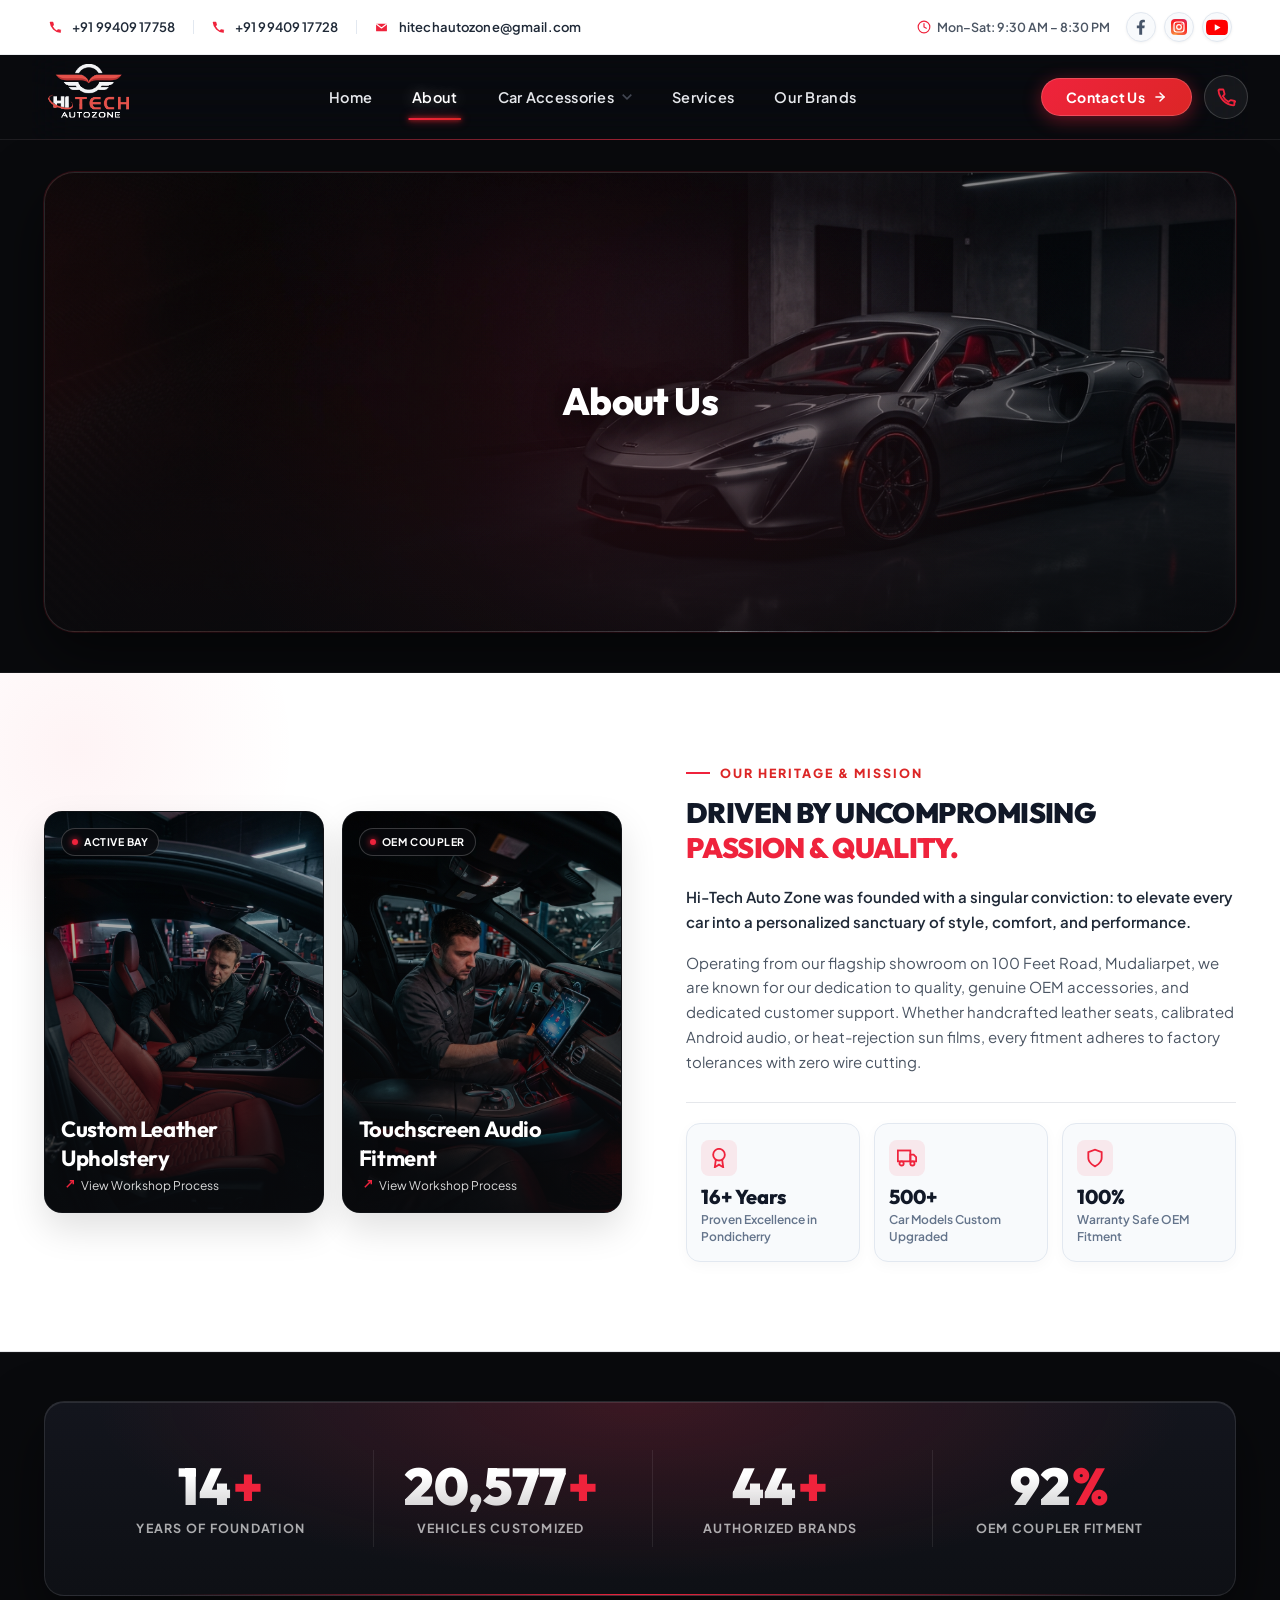
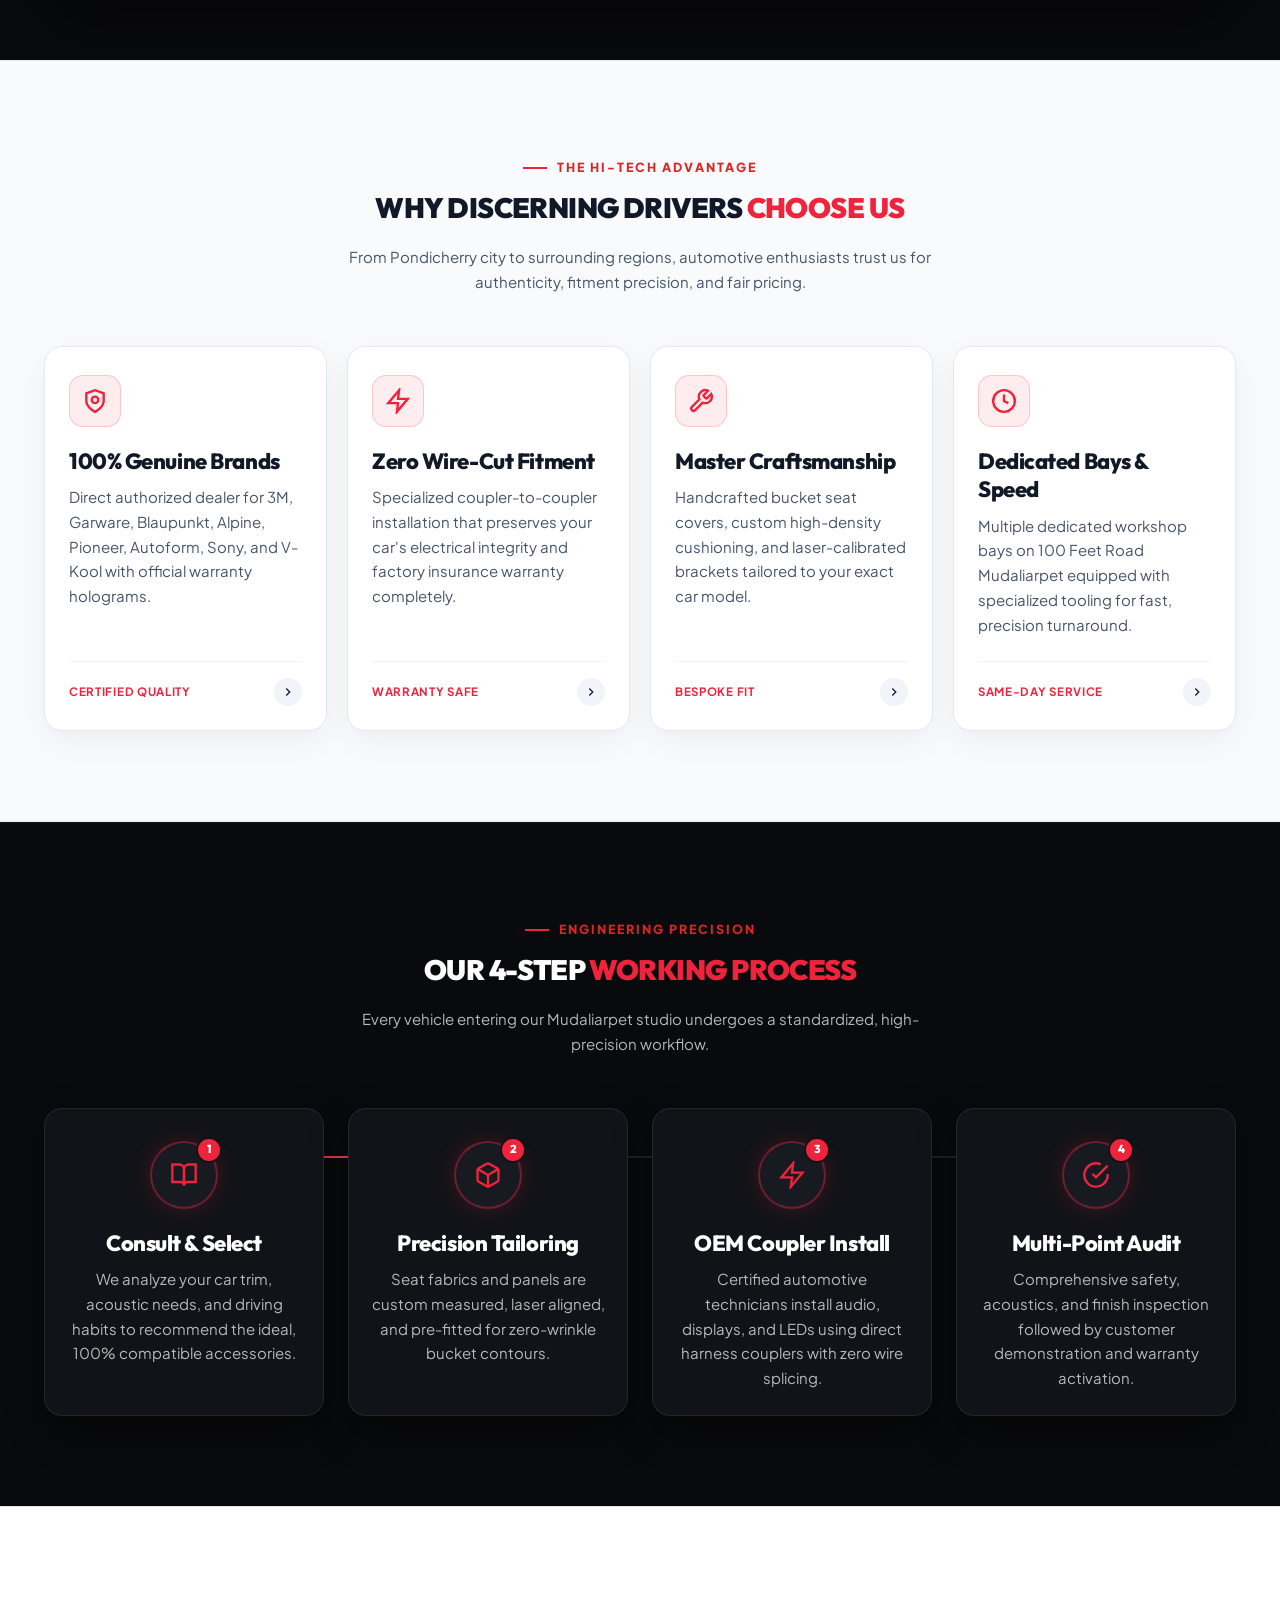
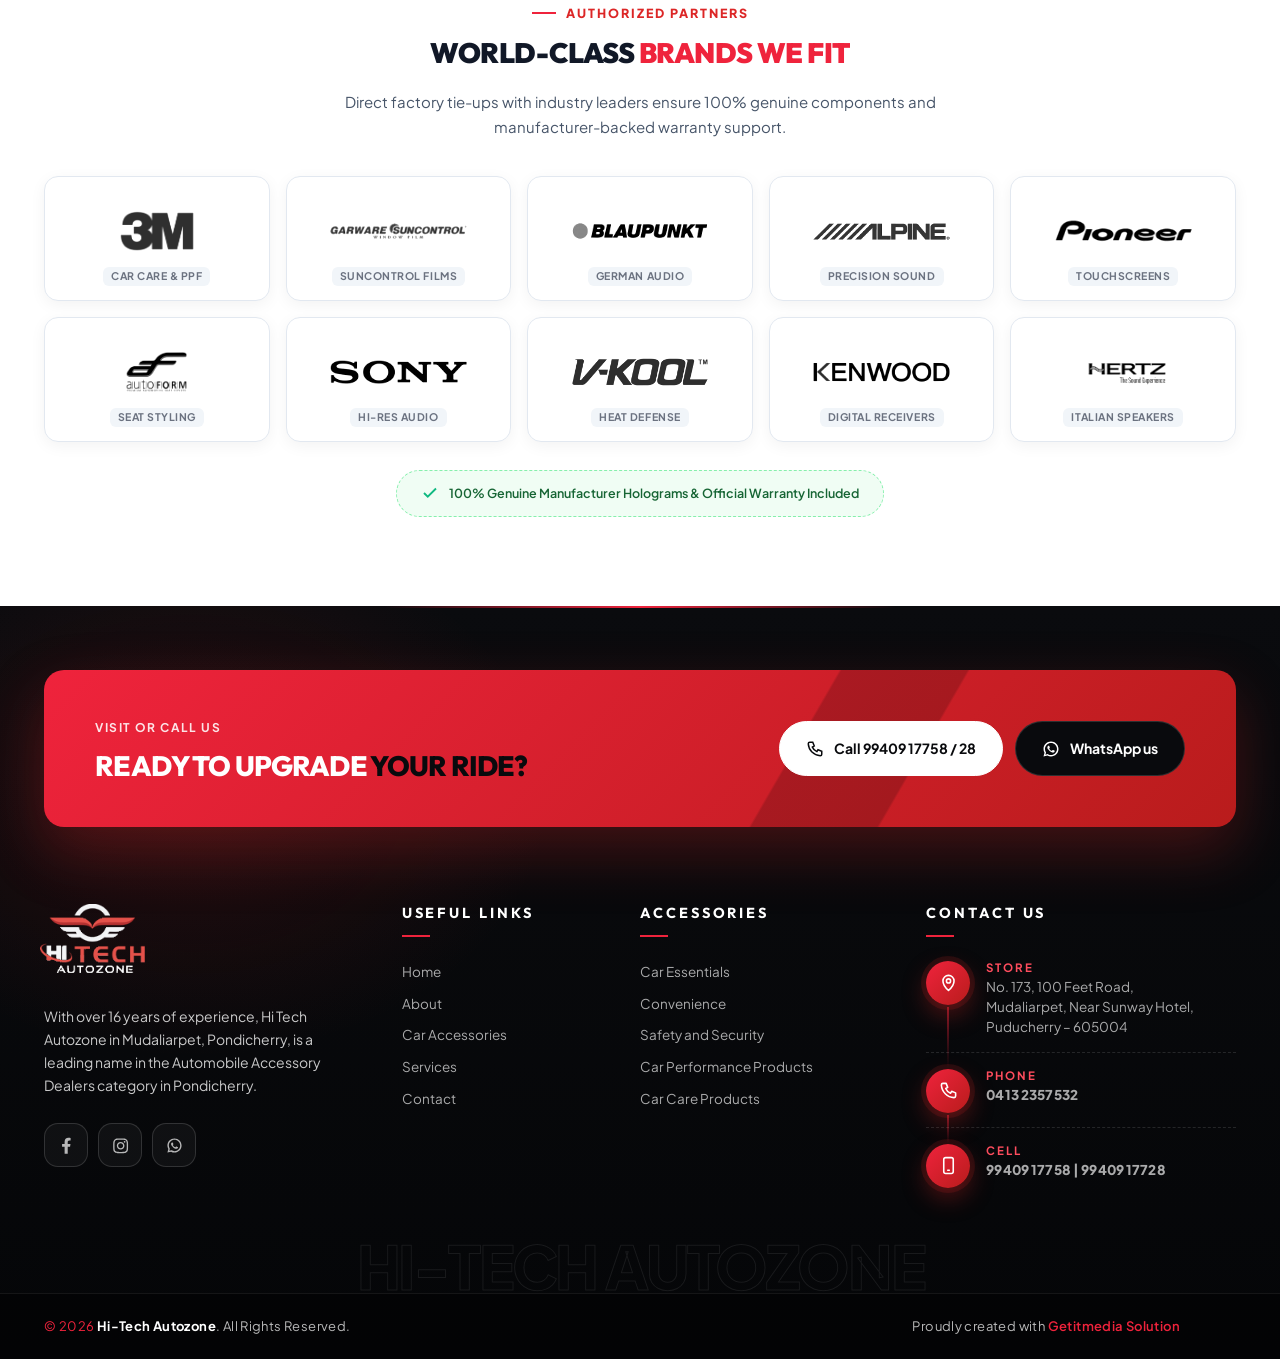
<file: about.html>
<!doctype html>
<html lang="en">


<head>
  <meta charset="utf-8">
  <title>About Us | Hi-Tech Autozone Pondicherry</title>
  <meta name="description" content="About Hi-Tech Autozone Pondicherry – Over 16 years of expertise in premium car accessories, custom seat covers, LED lighting, Android audio systems and detailing.">
  <meta name="viewport" content="width=device-width, initial-scale=1">
  <link rel="shortcut icon" type="image/x-icon" href="assets/img/favicon.ico?v=2">
  <link rel="icon" type="image/png" sizes="32x32" href="assets/img/favicon-32x32.png?v=2">
  <link rel="icon" type="image/png" sizes="16x16" href="assets/img/favicon-16x16.png?v=2">
  <link rel="apple-touch-icon" sizes="180x180" href="assets/img/apple-touch-icon.png?v=2">
    
  <!-- ======= All CSS Plugins here ======== -->
  <link rel="stylesheet" href="assets/css/plugins/swiper-bundle.min.css">
  <link rel="stylesheet" href="assets/css/plugins/glightbox.min.css">
  <link rel="preconnect" href="https://fonts.googleapis.com">
  <link rel="preconnect" href="https://fonts.gstatic.com" crossorigin>
  <link href="https://fonts.googleapis.com/css2?family=Archivo:wdth,wght@62..125,100..900&display=swap" rel="stylesheet">

  <!-- Plugin css -->
  <link rel="stylesheet" href="assets/css/vendor/bootstrap.min.css">

  <!-- Custom Style CSS -->
  <link rel="stylesheet" href="assets/css/style.css">
  <link rel="stylesheet" href="assets/css/main.css">
  <link rel="stylesheet" href="assets/css/premium-2026.css?v=30">
  <link rel="stylesheet" href="assets/css/redesign-2026.css?v=26">
  <link rel="stylesheet" href="assets/css/about-2026.css?v=30">

</head>

<body class="about-page">

    <!-- Start preloader -->
    <div id="preloader">
        <div id="ctn-preloader" class="ctn-preloader">
            <div class="animation-preloader">
                <div class="spinner"></div>
                <div class="txt-loading">
                    <span data-text-preloader="L" class="letters-loading">
                        L
                    </span>
                    
                    <span data-text-preloader="O" class="letters-loading">
                        O
                    </span>
                    
                    <span data-text-preloader="A" class="letters-loading">
                        A
                    </span>
                    
                    <span data-text-preloader="D" class="letters-loading">
                        D
                    </span>
                    
                    <span data-text-preloader="I" class="letters-loading">
                        I
                    </span>
                    
                    <span data-text-preloader="N" class="letters-loading">
                        N
                    </span>
                    
                    <span data-text-preloader="G" class="letters-loading">
                        G
                    </span>
                </div>
            </div>	

            <div class="loader-section section-left"></div>
            <div class="loader-section section-right"></div>
        </div>
    </div>
    <!-- End preloader -->
    
    <!-- Start header area -->
     <header class="header__section">
        <div class="header__topbar">
            <div class="container-fluid">
                <div class="header__topbar--inner d-flex align-items-center justify-content-between">
                                        <ul class="header__topbar--info d-none d-lg-flex align-items-center">
                        <li class="header__info--list">
                            <a class="header__info--link" href="tel:9940917758" title="Call +91 99409 17758">
                                <svg class="hz-top-ico" width="14" height="14" viewBox="0 0 24 24" fill="none" xmlns="http://www.w3.org/2000/svg">
                                    <path d="M22 16.92V21a1 1 0 0 1-1.09 1A19.91 19.91 0 0 1 3 4.09 1 1 0 0 1 4 3h4.09a1 1 0 0 1 1 .75l1.1 4.42a1 1 0 0 1-.29.95L8.21 10.91a16 16 0 0 0 6.88 6.88l1.79-1.79a1 1 0 0 1 .95-.29l4.42 1.1a1 1 0 0 1 .75 1z" fill="#EF233C"/>
                                </svg>
                                <span>+91 99409 17758</span>
                            </a>
                        </li>
                        <li class="header__info--list">
                            <a class="header__info--link" href="tel:9940917728" title="Call +91 99409 17728">
                                <svg class="hz-top-ico" width="14" height="14" viewBox="0 0 24 24" fill="none" xmlns="http://www.w3.org/2000/svg">
                                    <path d="M22 16.92V21a1 1 0 0 1-1.09 1A19.91 19.91 0 0 1 3 4.09 1 1 0 0 1 4 3h4.09a1 1 0 0 1 1 .75l1.1 4.42a1 1 0 0 1-.29.95L8.21 10.91a16 16 0 0 0 6.88 6.88l1.79-1.79a1 1 0 0 1 .95-.29l4.42 1.1a1 1 0 0 1 .75 1z" fill="#EF233C"/>
                                </svg>
                                <span>+91 99409 17728</span>
                            </a>
                        </li>
                        <li class="header__info--list">
                            <a class="header__info--link" href="mailto:hitechautozone@gmail.com" title="Email Hi-Tech Autozone">
                                <svg class="hz-top-ico" width="15" height="13" viewBox="0 0 24 24" fill="none" xmlns="http://www.w3.org/2000/svg">
                                    <path d="M3 5h18a1 1 0 0 1 1 1v12a1 1 0 0 1-1 1H3a1 1 0 0 1-1-1V6a1 1 0 0 1 1-1z" fill="#EF233C"/>
                                    <path d="M3 6l9 7 9-7" stroke="#FFFFFF" stroke-width="2" stroke-linecap="round" stroke-linejoin="round"/>
                                </svg>
                                <span>hitechautozone@gmail.com</span>
                            </a>
                        </li>
                    </ul>
                    <div class="header__top--right d-flex align-items-center">
                        <span class="hz-top-hours d-none d-xl-inline-flex">
                            <svg width="14" height="14" viewBox="0 0 24 24" fill="none" stroke="#EF233C" stroke-width="2" stroke-linecap="round" stroke-linejoin="round"><circle cx="12" cy="12" r="10"/><polyline points="12 6 12 12 16 14"/></svg>
                            Mon–Sat: 9:30 AM – 8:30 PM
                        </span>
                        <ul class="social__share d-flex align-items-center">
                            <li class="social__share--list">
                                <a class="social__share--icon" target="_blank" rel="noopener noreferrer" href="https://www.facebook.com/p/Hitechautozone-pondicherry-100066912985114/" aria-label="Facebook">
                                    <svg width="10" height="16" viewBox="0 0 9 15" fill="none" xmlns="http://www.w3.org/2000/svg" aria-hidden="true">
                                        <path d="M7.62891 8.625L8.01172 6.10938H5.57812V4.46875C5.57812 3.75781 5.90625 3.10156 7 3.10156H8.12109V0.941406C8.12109 0.941406 7.10938 0.75 6.15234 0.75C4.15625 0.75 2.84375 1.98047 2.84375 4.16797V6.10938H0.601562V8.625H2.84375V14.75H5.57812V8.625H7.62891Z" fill="#475569"/>
                                    </svg>
                                </a>
                            </li>
                            <li class="social__share--list">
                                <a class="social__share--icon" target="_blank" rel="noopener noreferrer" href="https://www.instagram.com/hitechautozone_pondicherry/" aria-label="Instagram">
                                    <svg width="16" height="16" viewBox="0 0 24 24" fill="none" xmlns="http://www.w3.org/2000/svg" aria-hidden="true">
                                        <defs>
                                            <radialGradient id="hz-ig-badge-grad" cx="25%" cy="108%" r="140%">
                                                <stop offset="0%" stop-color="#FFDC80"/>
                                                <stop offset="15%" stop-color="#F77737"/>
                                                <stop offset="35%" stop-color="#F56040"/>
                                                <stop offset="65%" stop-color="#FD1D1D"/>
                                                <stop offset="100%" stop-color="#C13584"/>
                                            </radialGradient>
                                        </defs>
                                        <rect width="24" height="24" rx="6" fill="url(#hz-ig-badge-grad)"/>
                                        <rect x="4.5" y="4.5" width="15" height="15" rx="4" stroke="#FFFFFF" stroke-width="1.8"/>
                                        <circle cx="12" cy="12" r="3.5" stroke="#FFFFFF" stroke-width="1.8"/>
                                        <circle cx="16.5" cy="7.5" r="1" fill="#FFFFFF"/>
                                    </svg>
                                </a>
                            </li>
                            <li class="social__share--list">
                                <a class="social__share--icon" target="_blank" rel="noopener noreferrer" href="https://www.youtube.com/@hi-techautozone2502" aria-label="YouTube">
                                    <svg width="22" height="16" viewBox="0 0 24 17" fill="none" xmlns="http://www.w3.org/2000/svg" aria-hidden="true">
                                        <path fill-rule="evenodd" clip-rule="evenodd" d="M23.498 3.186a3.016 3.016 0 0 0-2.122-2.136C19.505.5 12 .5 12 .5s-7.505 0-9.377.55A3.016 3.016 0 0 0 .502 3.186C0 5.07 0 9 0 9s0 3.93.502 5.814a3.016 3.016 0 0 0 2.122 2.136c1.871.55 9.376.55 9.376.55s7.505 0 9.377-.55a3.015 3.015 0 0 0 2.122-2.136C24 12.93 24 9 24 9s0-3.93-.502-5.814z" fill="#FF0000"/>
                                        <path d="M9.545 12.568V5.432L15.818 9l-6.273 3.568z" fill="#FFFFFF"/>
                                    </svg>
                                </a>
                            </li>
                        </ul>
                    </div>
                </div>
            </div>
        </div>
        <div class="main__header header__sticky">
            <div class="container-fluid">
                <div class="main__header--inner position__relative d-flex justify-content-between align-items-center">
                    <div class="offcanvas__header--menu__open d-lg-none">
                        <a class="offcanvas__header--menu__open--btn" href="javascript:void(0)" data-offcanvas>
                            <svg xmlns="http://www.w3.org/2000/svg" class="ionicon offcanvas__header--menu__open--svg" viewBox="0 0 512 512"><path fill="currentColor" stroke="currentColor" stroke-linecap="round" stroke-miterlimit="10" stroke-width="32" d="M80 160h352M80 256h352M80 352h352"/></svg>
                            <span class="visually-hidden">Offcanvas Menu Open</span>
                        </a>
                    </div>
                    <div class="main__logo">
                        <h1 class="main__logo--title m-0"><a class="main__logo--link" href="index.html"><img class="main__logo--img" src="assets/img/logo/hi-go-light.png" alt="Hi-Tech Autozone" width="180" height="90"></a></h1>
                    </div>
                    <div class="header__menu style3 d-none d-lg-block">
                        <nav class="header__menu--navigation">
                            <ul class="header__menu--wrapper d-flex align-items-center">
                                <li class="header__menu--items">
                                    <a class="header__menu--link" href="index.html">Home</a>
                                </li>
                                <li class="header__menu--items">
                                    <a class="header__menu--link active" href="about.html">About</a>
                                </li>
                                <li class="header__menu--items">
                                    <a class="header__menu--link " href="caressentials.html">
                                        Car Accessories
                                        <svg class="menu__arrowdown--icon" xmlns="http://www.w3.org/2000/svg" width="10" height="6" viewBox="0 0 12 7.41">
                                            <path d="M16.59,8.59,12,13.17,7.41,8.59,6,10l6,6,6-6Z" transform="translate(-6 -8.59)" fill="currentColor"/>
                                        </svg>
                                    </a>
                                    <ul class="header__sub--menu">
                                        <li class="header__sub--menu__items"><a href="caressentials.html" class="header__sub--menu__link ">CAR ESSENTIALS</a></li>
                                        <li class="header__sub--menu__items"><a href="convenience.html" class="header__sub--menu__link ">CONVENIENCE</a></li>
                                        <li class="header__sub--menu__items"><a href="safetysecurity.html" class="header__sub--menu__link ">SAFETY AND SECURITY</a></li>
                                        <li class="header__sub--menu__items"><a href="carstyle.html" class="header__sub--menu__link ">CAR STYLES</a></li>
                                        <li class="header__sub--menu__items"><a href="carperformance.html" class="header__sub--menu__link ">CAR PERFORMANCE PRODUCT</a></li>
                                        <li class="header__sub--menu__items"><a href="carcareproduct.html" class="header__sub--menu__link ">CAR CARE PRODUCT</a></li>
                                    </ul>
                                </li>
                                <li class="header__menu--items">
                                    <a class="header__menu--link " href="blog.html">Services</a>
                                </li>
                                <li class="header__menu--items">
                                    <a class="header__menu--link " href="brands.html">Our Brands</a>
                                </li>
                            </ul>
                        </nav>
                    </div>
                    <div class="header__actions d-flex align-items-center">
                        <a class="hz-nav-contact-btn d-none d-sm-inline-flex" href="contact.html">
                            <span>Contact Us</span>
                            <svg width="14" height="14" viewBox="0 0 24 24" fill="none" stroke="currentColor" stroke-width="2.5" stroke-linecap="round" stroke-linejoin="round"><line x1="5" y1="12" x2="19" y2="12"/><polyline points="12 5 19 12 12 19"/></svg>
                        </a>
                        <a class="hz-nav-phone-btn" href="tel:9940917758" aria-label="Call Hi-Tech Autozone" title="Call 99409 17758">
                            <svg width="20" height="20" viewBox="0 0 24 24" fill="none" xmlns="http://www.w3.org/2000/svg">
                                <path d="M22 16.92V21a1 1 0 0 1-1.09 1A19.91 19.91 0 0 1 3 4.09 1 1 0 0 1 4 3h4.09a1 1 0 0 1 1 .75l1.1 4.42a1 1 0 0 1-.29.95L8.21 10.91a16 16 0 0 0 6.88 6.88l1.79-1.79a1 1 0 0 1 .95-.29l4.42 1.1a1 1 0 0 1 .75 1z" stroke="#EF233C" stroke-width="2.2" stroke-linecap="round" stroke-linejoin="round"/>
                            </svg>
                        </a>
                    </div>
                </div>
            </div>
        </div>
        <!-- Start Offcanvas header menu -->
        <div class="offcanvas__header" role="dialog" aria-modal="true" aria-label="Mobile Navigation">
            <div class="offcanvas__inner">
                <div class="offcanvas__logo">
                    <a class="offcanvas__logo_link" href="index.html">
                        <img src="assets/img/logo/hi-go-light.png" alt="Hi-Tech Autozone" width="144" height="72">
                    </a>
                    <button class="offcanvas__close--btn" type="button" data-offcanvas aria-label="Close navigation menu">
                        <svg width="18" height="18" viewBox="0 0 24 24" fill="none" stroke="currentColor" stroke-width="2.2" stroke-linecap="round" stroke-linejoin="round" aria-hidden="true">
                            <line x1="18" y1="6" x2="6" y2="18"/>
                            <line x1="6" y1="6" x2="18" y2="18"/>
                        </svg>
                    </button>
                </div>

                <nav class="offcanvas__menu" aria-label="Primary Mobile Navigation">
                    <ul class="offcanvas__menu_ul">
                        <li class="offcanvas__menu_li">
                            <a class="offcanvas__menu_item" href="index.html">Home</a>
                        </li>
                        <li class="offcanvas__menu_li">
                            <a class="offcanvas__menu_item" href="about.html">About Us</a>
                        </li>
                        <li class="offcanvas__menu_li hz-drawer__has-sub">
                            <a class="offcanvas__menu_item" href="caressentials.html">Car Accessories</a>
                            <ul class="offcanvas__sub_menu">
                                <li class="offcanvas__sub_menu_li"><a href="caressentials.html" class="offcanvas__sub_menu_item">Car Essentials</a></li>
                                <li class="offcanvas__sub_menu_li"><a href="convenience.html" class="offcanvas__sub_menu_item">Convenience</a></li>
                                <li class="offcanvas__sub_menu_li"><a href="safetysecurity.html" class="offcanvas__sub_menu_item">Safety &amp; Security</a></li>
                                <li class="offcanvas__sub_menu_li"><a href="carstyle.html" class="offcanvas__sub_menu_item">Car Styles</a></li>
                                <li class="offcanvas__sub_menu_li"><a href="carperformance.html" class="offcanvas__sub_menu_item">Car Performance</a></li>
                                <li class="offcanvas__sub_menu_li"><a href="carcareproduct.html" class="offcanvas__sub_menu_item">Car Care Products</a></li>
                            </ul>
                        </li>
                        <li class="offcanvas__menu_li">
                            <a class="offcanvas__menu_item" href="blog.html">Services</a>
                        </li>
                        <li class="offcanvas__menu_li">
                            <a class="offcanvas__menu_item" href="brands.html">Our Brands</a>
                        </li>
                        <li class="offcanvas__menu_li">
                            <a class="offcanvas__menu_item" href="contact.html">Contact</a>
                        </li>
                    </ul>
                </nav>

                <div class="hz-drawer__foot">
                    <div class="hz-drawer__ctas">
                        <a class="hz-drawer__cta hz-drawer__cta--call" href="tel:9940917758">
                            <svg width="16" height="16" viewBox="0 0 24 24" fill="none" stroke="currentColor" stroke-width="2.2" stroke-linecap="round" stroke-linejoin="round" aria-hidden="true"><path d="M22 16.92v3a2 2 0 0 1-2.18 2 19.79 19.79 0 0 1-8.63-3.07 19.5 19.5 0 0 1-6-6 19.79 19.79 0 0 1-3.07-8.67A2 2 0 0 1 4.11 2h3a2 2 0 0 1 2 1.72 12.84 12.84 0 0 0 .7 2.81 2 2 0 0 1-.45 2.11L8.09 9.91a16 16 0 0 0 6 6l1.27-1.27a2 2 0 0 1 2.11-.45 12.84 12.84 0 0 0 2.81.7A2 2 0 0 1 22 16.92z"/></svg>
                            <span>Call Us</span>
                        </a>
                        <a class="hz-drawer__cta hz-drawer__cta--wa" target="_blank" rel="noopener noreferrer" href="https://wa.me/919940917758?text=Hello%20Hi-Tech%20Autozone,%20I%20would%20like%20to%20enquire%20about%20car%20accessories.">
                            <svg width="16" height="16" viewBox="0 0 32 32" fill="currentColor" aria-hidden="true"><path d="M16.001 2.667c-7.364 0-13.333 5.969-13.333 13.333 0 2.367.62 4.642 1.802 6.662L2.667 29.333l6.86-1.785a13.24 13.24 0 0 0 6.474 1.707h.001C23.365 29.255 29.333 23.285 29.333 16c0-7.364-5.969-13.333-13.333-13.333zm0 24a10.66 10.66 0 0 1-5.409-1.493l-.388-.231-4.073 1.06 1.087-3.974-.251-.41a10.613 10.613 0 0 1-1.618-5.656c0-5.891 4.776-10.667 10.667-10.667S26.667 10.109 26.667 16s-4.776 10.667-10.666 10.667z"/></svg>
                            <span>WhatsApp</span>
                        </a>
                    </div>
                    <div class="hz-drawer__hours">Mon–Sat &bull; 9:30 AM – 8:30 PM</div>
                </div>
            </div>
        </div>
        <!-- End Offcanvas header menu -->

        <!-- Start Offcanvas stikcy toolbar -->

        <!-- End Offcanvas stikcy toolbar -->

        <!-- Start offCanvas minicart -->
  
        <!-- End offCanvas minicart -->

        <!-- Start serch box area -->

        <!-- End serch box area -->
        
    </header>
    <!-- End header area -->

    <main class="main__content_wrapper">
        
        <!-- ==================== 01 CINEMATIC FLOATING ABOUT HERO CARD ==================== -->
        <section class="ab-hero-wrap">
            <div class="container">
                <div class="ab-hero-card hz-reveal">
                    <div class="ab-hero-card__overlay"></div>
                    <div class="ab-hero-card__content">
                        <h1 class="ab-hero-card__title">About Us</h1>
                    </div>
                </div>
            </div>
        </section>

        <!-- ==================== 02 HERITAGE & CRAFTSMANSHIP SECTION ==================== -->
        <section class="ab-heritage">
            <div class="container">
                <div class="ab-heritage__grid">
                    
                    <!-- Left: Interactive Dual Workshop Media Cards -->
                    <div class="ab-heritage__media hz-reveal hz-reveal--left">
                        <a href="assets/img/other/about-work-process.jpg" class="ab-media-card glightbox-about" data-gallery="workshop" data-title="Bespoke Leather Upholstery Craftsmanship">
                            <div class="ab-media-card__img-wrap">
                                <img src="assets/img/other/about-work-process.jpg" alt="Technician custom fitting luxury leather seat covers" loading="lazy">
                                <div class="ab-media-card__overlay">
                                    <span class="ab-media-card__badge">
                                        <span class="ab-media-card__badge-dot"></span> Active Bay
                                    </span>
                                    <div class="ab-media-card__info">
                                        <h3 class="ab-media-card__title">Custom Leather Upholstery</h3>
                                        <span class="ab-media-card__sub">
                                            <svg width="14" height="14" viewBox="0 0 24 24" fill="none" stroke="currentColor" stroke-width="2.5"><polyline points="15 3 21 3 21 9"/><line x1="10" y1="14" x2="21" y2="3"/></svg>
                                            View Workshop Process
                                        </span>
                                    </div>
                                </div>
                            </div>
                        </a>

                        <a href="assets/img/other/about-behind-scenes.jpg" class="ab-media-card glightbox-about" data-gallery="workshop" data-title="Precision Infotainment & Audio Calibration">
                            <div class="ab-media-card__img-wrap">
                                <img src="assets/img/other/about-behind-scenes.jpg" alt="Technician installing advanced car infotainment display and audio system" loading="lazy">
                                <div class="ab-media-card__overlay">
                                    <span class="ab-media-card__badge">
                                        <span class="ab-media-card__badge-dot"></span> OEM Coupler
                                    </span>
                                    <div class="ab-media-card__info">
                                        <h3 class="ab-media-card__title">Touchscreen Audio Fitment</h3>
                                        <span class="ab-media-card__sub">
                                            <svg width="14" height="14" viewBox="0 0 24 24" fill="none" stroke="currentColor" stroke-width="2.5"><polyline points="15 3 21 3 21 9"/><line x1="10" y1="14" x2="21" y2="3"/></svg>
                                            View Workshop Process
                                        </span>
                                    </div>
                                </div>
                            </div>
                        </a>
                    </div>

                    <!-- Right: Story & Pillars -->
                    <div class="ab-heritage__copy hz-reveal hz-reveal--right">
                        <span class="ab-eyebrow">Our Heritage &amp; Mission</span>
                        <h2 class="ab-section-title">
                            Driven by Uncompromising<br><span>Passion &amp; Quality.</span>
                        </h2>
                        <p class="ab-lead-text">
                            Hi-Tech Auto Zone was founded with a singular conviction: to elevate every car into a personalized sanctuary of style, comfort, and performance.
                        </p>
                        <p class="ab-body-text">
                            Operating from our flagship showroom on 100 Feet Road, Mudaliarpet, we are known for our dedication to quality, genuine OEM accessories, and dedicated customer support. Whether handcrafted leather seats, calibrated Android audio, or heat-rejection sun films, every fitment adheres to factory tolerances with zero wire cutting.
                        </p>

                        <!-- 3 Core Stat Pillars -->
                        <div class="ab-pillars">
                            <div class="ab-pillar-card">
                                <div class="ab-pillar-card__ico">
                                    <svg width="20" height="20" viewBox="0 0 24 24" fill="none" stroke="currentColor" stroke-width="2.2"><circle cx="12" cy="8" r="7"/><polyline points="8.21 13.89 7 23 12 20 17 23 15.79 13.88"/></svg>
                                </div>
                                <div class="ab-pillar-card__num">16+ Years</div>
                                <div class="ab-pillar-card__label">Proven Excellence in Pondicherry</div>
                            </div>

                            <div class="ab-pillar-card">
                                <div class="ab-pillar-card__ico">
                                    <svg width="20" height="20" viewBox="0 0 24 24" fill="none" stroke="currentColor" stroke-width="2.2"><rect x="1" y="3" width="15" height="13"/><polygon points="16 8 20 8 23 11 23 16 16 16 16 8"/><circle cx="5.5" cy="18.5" r="2.5"/><circle cx="18.5" cy="18.5" r="2.5"/></svg>
                                </div>
                                <div class="ab-pillar-card__num">500+</div>
                                <div class="ab-pillar-card__label">Car Models Custom Upgraded</div>
                            </div>

                            <div class="ab-pillar-card">
                                <div class="ab-pillar-card__ico">
                                    <svg width="20" height="20" viewBox="0 0 24 24" fill="none" stroke="currentColor" stroke-width="2.2"><path d="M12 22s8-4 8-10V5l-8-3-8 3v7c0 6 8 10 8 10z"/></svg>
                                </div>
                                <div class="ab-pillar-card__num">100%</div>
                                <div class="ab-pillar-card__label">Warranty Safe OEM Fitment</div>
                            </div>
                        </div>

                    </div>

                </div>
            </div>
        </section>

        <!-- ==================== 03 LIVE MILESTONES OF TRUST ==================== -->
        <section class="ab-milestones">
            <div class="container">
                <div class="ab-milestones__box hz-reveal hz-reveal--scale">
                    <div class="ab-milestones__grid">
                        
                        <div class="ab-counter-item">
                            <div class="ab-counter-number-wrap">
                                <span class="ab-counter-num js-ab-counter" data-target="16" data-duration="1800">0</span>
                                <span class="ab-counter-suffix">+</span>
                            </div>
                            <div class="ab-counter-label">Years of Foundation</div>
                        </div>

                        <div class="ab-counter-item">
                            <div class="ab-counter-number-wrap">
                                <span class="ab-counter-num js-ab-counter" data-target="25000" data-format="comma" data-duration="2400">0</span>
                                <span class="ab-counter-suffix">+</span>
                            </div>
                            <div class="ab-counter-label">Vehicles Customized</div>
                        </div>

                        <div class="ab-counter-item">
                            <div class="ab-counter-number-wrap">
                                <span class="ab-counter-num js-ab-counter" data-target="50" data-duration="2000">0</span>
                                <span class="ab-counter-suffix">+</span>
                            </div>
                            <div class="ab-counter-label">Authorized Brands</div>
                        </div>

                        <div class="ab-counter-item">
                            <div class="ab-counter-number-wrap">
                                <span class="ab-counter-num js-ab-counter" data-target="100" data-duration="1800">0</span>
                                <span class="ab-counter-suffix">%</span>
                            </div>
                            <div class="ab-counter-label">OEM Coupler Fitment</div>
                        </div>

                    </div>
                </div>
            </div>
        </section>

        <!-- ==================== 04 WHY CHOOSE US ==================== -->
        <section class="ab-why">
            <div class="container">
                <div class="ab-why__header hz-reveal">
                    <span class="ab-eyebrow">The Hi-Tech Advantage</span>
                    <h2 class="ab-section-title">
                        Why Discerning Drivers <span>Choose Us</span>
                    </h2>
                    <p class="ab-why__desc">
                        From Pondicherry city to surrounding regions, automotive enthusiasts trust us for authenticity, fitment precision, and fair pricing.
                    </p>
                </div>

                <div class="ab-why__grid">
                    
                    <!-- Card 1 -->
                    <div class="ab-why-card hz-reveal">
                        <div class="ab-why-card__top">
                            <div class="ab-why-card__ico">
                                <svg width="26" height="26" viewBox="0 0 24 24" fill="none" stroke="currentColor" stroke-width="2.2"><path d="M12 22s8-4 8-10V5l-8-3-8 3v7c0 6 8 10 8 10z"/><circle cx="12" cy="11" r="3"/></svg>
                            </div>
                            <h3 class="ab-why-card__title">100% Genuine Brands</h3>
                            <p class="ab-why-card__desc">
                                Direct authorized dealer for 3M, Garware, Blaupunkt, Alpine, Pioneer, Autoform, Sony, and V-Kool with official warranty holograms.
                            </p>
                        </div>
                        <div class="ab-why-card__foot">
                            <span class="ab-why-card__tag">Certified Quality</span>
                            <span class="ab-why-card__arrow"><svg width="14" height="14" viewBox="0 0 24 24" fill="none" stroke="currentColor" stroke-width="2.5"><polyline points="9 18 15 12 9 6"/></svg></span>
                        </div>
                    </div>

                    <!-- Card 2 -->
                    <div class="ab-why-card hz-reveal">
                        <div class="ab-why-card__top">
                            <div class="ab-why-card__ico">
                                <svg width="26" height="26" viewBox="0 0 24 24" fill="none" stroke="currentColor" stroke-width="2.2"><polygon points="13 2 3 14 12 14 11 22 21 10 12 10 13 2"/></svg>
                            </div>
                            <h3 class="ab-why-card__title">Zero Wire-Cut Fitment</h3>
                            <p class="ab-why-card__desc">
                                Specialized coupler-to-coupler installation that preserves your car's electrical integrity and factory insurance warranty completely.
                            </p>
                        </div>
                        <div class="ab-why-card__foot">
                            <span class="ab-why-card__tag">Warranty Safe</span>
                            <span class="ab-why-card__arrow"><svg width="14" height="14" viewBox="0 0 24 24" fill="none" stroke="currentColor" stroke-width="2.5"><polyline points="9 18 15 12 9 6"/></svg></span>
                        </div>
                    </div>

                    <!-- Card 3 -->
                    <div class="ab-why-card hz-reveal">
                        <div class="ab-why-card__top">
                            <div class="ab-why-card__ico">
                                <svg width="26" height="26" viewBox="0 0 24 24" fill="none" stroke="currentColor" stroke-width="2.2"><path d="M14.7 6.3a1 1 0 0 0 0 1.4l1.6 1.6a1 1 0 0 0 1.4 0l3.77-3.77a6 6 0 0 1-7.94 7.94l-6.91 6.91a2.12 2.12 0 0 1-3-3l6.91-6.91a6 6 0 0 1 7.94-7.94l-3.76 3.76z"/></svg>
                            </div>
                            <h3 class="ab-why-card__title">Master Craftsmanship</h3>
                            <p class="ab-why-card__desc">
                                Handcrafted bucket seat covers, custom high-density cushioning, and laser-calibrated brackets tailored to your exact car model.
                            </p>
                        </div>
                        <div class="ab-why-card__foot">
                            <span class="ab-why-card__tag">Bespoke Fit</span>
                            <span class="ab-why-card__arrow"><svg width="14" height="14" viewBox="0 0 24 24" fill="none" stroke="currentColor" stroke-width="2.5"><polyline points="9 18 15 12 9 6"/></svg></span>
                        </div>
                    </div>

                    <!-- Card 4 -->
                    <div class="ab-why-card hz-reveal">
                        <div class="ab-why-card__top">
                            <div class="ab-why-card__ico">
                                <svg width="26" height="26" viewBox="0 0 24 24" fill="none" stroke="currentColor" stroke-width="2.2"><circle cx="12" cy="12" r="10"/><polyline points="12 6 12 12 16 14"/></svg>
                            </div>
                            <h3 class="ab-why-card__title">Dedicated Bays &amp; Speed</h3>
                            <p class="ab-why-card__desc">
                                Multiple dedicated workshop bays on 100 Feet Road Mudaliarpet equipped with specialized tooling for fast, precision turnaround.
                            </p>
                        </div>
                        <div class="ab-why-card__foot">
                            <span class="ab-why-card__tag">Same-Day Service</span>
                            <span class="ab-why-card__arrow"><svg width="14" height="14" viewBox="0 0 24 24" fill="none" stroke="currentColor" stroke-width="2.5"><polyline points="9 18 15 12 9 6"/></svg></span>
                        </div>
                    </div>

                </div>
            </div>
        </section>

        <!-- ==================== 05 PRECISION WORKFLOW ==================== -->
        <section class="ab-process">
            <div class="container">
                <div class="ab-process__header hz-reveal">
                    <span class="ab-eyebrow">Engineering Precision</span>
                    <h2 class="ab-section-title">
                        Our 4-Step <span>Working Process</span>
                    </h2>
                    <p class="ab-process__desc">
                        Every vehicle entering our Mudaliarpet studio undergoes a standardized, high-precision workflow.
                    </p>
                </div>

                <div class="ab-process__timeline">
                    <!-- Circuit Pulse Line -->
                    <div class="ab-process__line" aria-hidden="true">
                        <div class="ab-process__line-pulse"></div>
                    </div>

                    <!-- Step 1 -->
                    <div class="ab-step-card hz-reveal">
                        <div class="ab-step-node">
                            <span class="ab-step-badge">1</span>
                            <svg width="28" height="28" viewBox="0 0 24 24" fill="none" stroke="currentColor" stroke-width="2"><path d="M2 3h6a4 4 0 0 1 4 4v14a3 3 0 0 0-3-3H2z"/><path d="M22 3h-6a4 4 0 0 0-4 4v14a3 3 0 0 1 3-3h7z"/></svg>
                        </div>
                        <h3 class="ab-step-title">Consult &amp; Select</h3>
                        <p class="ab-step-desc">
                            We analyze your car trim, acoustic needs, and driving habits to recommend the ideal, 100% compatible accessories.
                        </p>
                    </div>

                    <!-- Step 2 -->
                    <div class="ab-step-card hz-reveal">
                        <div class="ab-step-node">
                            <span class="ab-step-badge">2</span>
                            <svg width="28" height="28" viewBox="0 0 24 24" fill="none" stroke="currentColor" stroke-width="2"><path d="M21 16V8a2 2 0 0 0-1-1.73l-7-4a2 2 0 0 0-2 0l-7 4A2 2 0 0 0 3 8v8a2 2 0 0 0 1 1.73l7 4a2 2 0 0 0 2 0l7-4A2 2 0 0 0 21 16z"/><polyline points="3.27 6.96 12 12.01 20.73 6.96"/><line x1="12" y1="22.08" x2="12" y2="12"/></svg>
                        </div>
                        <h3 class="ab-step-title">Precision Tailoring</h3>
                        <p class="ab-step-desc">
                            Seat fabrics and panels are custom measured, laser aligned, and pre-fitted for zero-wrinkle bucket contours.
                        </p>
                    </div>

                    <!-- Step 3 -->
                    <div class="ab-step-card hz-reveal">
                        <div class="ab-step-node">
                            <span class="ab-step-badge">3</span>
                            <svg width="28" height="28" viewBox="0 0 24 24" fill="none" stroke="currentColor" stroke-width="2"><polygon points="13 2 3 14 12 14 11 22 21 10 12 10 13 2"/></svg>
                        </div>
                        <h3 class="ab-step-title">OEM Coupler Install</h3>
                        <p class="ab-step-desc">
                            Certified automotive technicians install audio, displays, and LEDs using direct harness couplers with zero wire splicing.
                        </p>
                    </div>

                    <!-- Step 4 -->
                    <div class="ab-step-card hz-reveal">
                        <div class="ab-step-node">
                            <span class="ab-step-badge">4</span>
                            <svg width="28" height="28" viewBox="0 0 24 24" fill="none" stroke="currentColor" stroke-width="2"><path d="M22 11.08V12a10 10 0 1 1-5.93-9.14"/><polyline points="22 4 12 14.01 9 11.01"/></svg>
                        </div>
                        <h3 class="ab-step-title">Multi-Point Audit</h3>
                        <p class="ab-step-desc">
                            Comprehensive safety, acoustics, and finish inspection followed by customer demonstration and warranty activation.
                        </p>
                    </div>

                </div>
            </div>
        </section>

        <!-- ==================== 06 BRAND PARTNERS ==================== -->
        <section class="ab-brand-sec">
            <div class="container">
                <div class="ab-brand-header hz-reveal">
                    <span class="ab-eyebrow">Authorized Partners</span>
                    <h2 class="ab-section-title">World-Class <span>Brands We Fit</span></h2>
                    <p class="ab-brand-desc">
                        Direct factory tie-ups with industry leaders ensure 100% genuine components and manufacturer-backed warranty support.
                    </p>
                </div>

                <div class="ab-brand-grid hz-reveal">
                    <div class="ab-brand-card">
                        <div class="ab-brand-logo-wrap">
                            <img src="assets/img/brand/trim/3m1.webp" alt="3M" loading="lazy">
                        </div>
                        <span class="ab-brand-tag-pill">Car Care &amp; PPF</span>
                    </div>
                    <div class="ab-brand-card">
                        <div class="ab-brand-logo-wrap">
                            <img src="assets/img/brand/trim/garewar.webp" alt="Garware" loading="lazy">
                        </div>
                        <span class="ab-brand-tag-pill">Suncontrol Films</span>
                    </div>
                    <div class="ab-brand-card">
                        <div class="ab-brand-logo-wrap">
                            <img src="assets/img/brand/trim/bla1.webp" alt="Blaupunkt" loading="lazy">
                        </div>
                        <span class="ab-brand-tag-pill">German Audio</span>
                    </div>
                    <div class="ab-brand-card">
                        <div class="ab-brand-logo-wrap">
                            <img src="assets/img/brand/trim/alpine1.webp" alt="Alpine" loading="lazy">
                        </div>
                        <span class="ab-brand-tag-pill">Precision Sound</span>
                    </div>
                    <div class="ab-brand-card">
                        <div class="ab-brand-logo-wrap">
                            <img src="assets/img/brand/trim/pioneer1.webp" alt="Pioneer" loading="lazy">
                        </div>
                        <span class="ab-brand-tag-pill">Touchscreens</span>
                    </div>
                    <div class="ab-brand-card">
                        <div class="ab-brand-logo-wrap">
                            <img src="assets/img/brand/trim/auto1-1.webp" alt="Autoform" loading="lazy">
                        </div>
                        <span class="ab-brand-tag-pill">Seat Styling</span>
                    </div>
                    <div class="ab-brand-card">
                        <div class="ab-brand-logo-wrap">
                            <img src="assets/img/brand/trim/sony1.webp" alt="Sony" loading="lazy">
                        </div>
                        <span class="ab-brand-tag-pill">Hi-Res Audio</span>
                    </div>
                    <div class="ab-brand-card">
                        <div class="ab-brand-logo-wrap">
                            <img src="assets/img/brand/trim/vkool1.webp" alt="V-Kool" loading="lazy">
                        </div>
                        <span class="ab-brand-tag-pill">Heat Defense</span>
                    </div>
                    <div class="ab-brand-card">
                        <div class="ab-brand-logo-wrap">
                            <img src="assets/img/brand/trim/kenwood.webp" alt="Kenwood" loading="lazy">
                        </div>
                        <span class="ab-brand-tag-pill">Digital Receivers</span>
                    </div>
                    <div class="ab-brand-card">
                        <div class="ab-brand-logo-wrap">
                            <img src="assets/img/brand/trim/hertz-1.webp" alt="Hertz" loading="lazy">
                        </div>
                        <span class="ab-brand-tag-pill">Italian Speakers</span>
                    </div>
                </div>

                <div class="ab-brand-footer-banner hz-reveal">
                    <svg width="18" height="18" viewBox="0 0 24 24" fill="none" stroke="currentColor" stroke-width="2.5"><polyline points="20 6 9 17 4 12"/></svg>
                    <span>100% Genuine Manufacturer Holograms &amp; Official Warranty Included</span>
                </div>
            </div>
        </section>

    </main>

    <!-- Start footer section -->
    <footer class="footer__section hz-foot">
        <div class="container">
            <div class="hz-foot__cta">
                <div>
                    <span class="hz-eyebrow">Visit or call us</span>
                    <h2>Ready to upgrade <em>your ride?</em></h2>
                </div>
                <div class="hz-foot__cta-actions">
                    <a class="hz-foot__btn hz-foot__btn--light" href="tel:+919940917758"><svg viewBox="0 0 24 24" aria-hidden="true"><path d="M5 3h4l2 5-2.5 1.5a11 11 0 0 0 6 6L16 13l5 2v4a2 2 0 0 1-2 2A17 17 0 0 1 3 5a2 2 0 0 1 2-2z"/></svg>Call 99409 17758 / 28</a>
                    <a class="hz-foot__btn" href="https://wa.me/919940917758" target="_blank" rel="noopener"><svg width="16" height="16" viewBox="0 0 32 32" fill="none" xmlns="http://www.w3.org/2000/svg">
  <path d="M16.001 2.667c-7.364 0-13.333 5.969-13.333 13.333 0 2.367.62 4.642 1.802 6.662L2.667 29.333l6.86-1.785a13.24 13.24 0 0 0 6.474 1.707h.001C23.365 29.255 29.333 23.285 29.333 16c0-7.364-5.969-13.333-13.333-13.333zm0 24a10.66 10.66 0 0 1-5.409-1.493l-.388-.231-4.073 1.06 1.087-3.974-.251-.41a10.613 10.613 0 0 1-1.618-5.656c0-5.891 4.776-10.667 10.667-10.667S26.667 10.109 26.667 16s-4.776 10.667-10.666 10.667zm5.865-7.865c-.319-.159-1.885-.93-2.178-1.037-.293-.107-.507-.159-.721.16s-.827 1.037-1.014 1.25c-.187.213-.373.24-.692.08-.319-.16-1.35-.498-2.571-1.59-.95-.848-1.591-1.893-1.778-2.213-.187-.32-.02-.494.14-.653.143-.143.319-.373.479-.56.16-.187.213-.32.32-.533.107-.213.053-.4-.027-.56-.08-.159-.721-1.733-.987-2.373-.26-.627-.527-.54-.721-.547l-.613-.013c-.213 0-.56.08-.853.4s-1.12 1.093-1.12 2.667 1.147 3.094 1.306 3.307c.159.213 2.26 3.453 5.48 4.84.767.33 1.364.528 1.83.674.768.244 1.464.21 2.014.127.615-.092 1.885-.77 2.15-1.514.266-.746.266-1.386.187-1.514-.08-.127-.292-.213-.612-.373z" fill="currentColor"/>
</svg>WhatsApp us</a>
                </div>
            </div>

            <div class="main__footer hz-foot__main">
                <div class="hz-foot__brand">
                    <a href="index.html" class="hz-foot__logo"><img src="assets/img/logo/hi-go-light.png" alt="Hi-Tech Autozone" loading="lazy"></a>
                    <p>With over 16 years of experience, Hi Tech Autozone in Mudaliarpet, Pondicherry, is a leading name in the Automobile Accessory Dealers category in Pondicherry.</p>
                    <ul class="hz-foot__social" role="list">
                        <li><a href="https://www.facebook.com/people/Hitechautozone-pondicherry/100066912985114/" target="_blank" rel="noopener" aria-label="Facebook"><svg width="11" height="17" viewBox="0 0 9 15" fill="none" xmlns="http://www.w3.org/2000/svg">
                                                <path d="M7.62891 8.625L8.01172 6.10938H5.57812V4.46875C5.57812 3.75781 5.90625 3.10156 7 3.10156H8.12109V0.941406C8.12109 0.941406 7.10938 0.75 6.15234 0.75C4.15625 0.75 2.84375 1.98047 2.84375 4.16797V6.10938H0.601562V8.625H2.84375V14.75H5.57812V8.625H7.62891Z" fill="currentColor"/>
                                            </svg></a></li>
                        <li><a href="https://www.instagram.com/hitechautozone_pondicherry/" target="_blank" rel="noopener" aria-label="Instagram"><svg width="16" height="15" viewBox="0 0 14 13" fill="none" xmlns="http://www.w3.org/2000/svg">
                                                <path d="M7.125 3.60547C5.375 3.60547 3.98047 5.02734 3.98047 6.75C3.98047 8.5 5.375 9.89453 7.125 9.89453C8.84766 9.89453 10.2695 8.5 10.2695 6.75C10.2695 5.02734 8.84766 3.60547 7.125 3.60547ZM7.125 8.80078C6.00391 8.80078 5.07422 7.89844 5.07422 6.75C5.07422 5.62891 5.97656 4.72656 7.125 4.72656C8.24609 4.72656 9.14844 5.62891 9.14844 6.75C9.14844 7.89844 8.24609 8.80078 7.125 8.80078ZM11.1172 3.49609C11.1172 3.08594 10.7891 2.75781 10.3789 2.75781C9.96875 2.75781 9.64062 3.08594 9.64062 3.49609C9.64062 3.90625 9.96875 4.23438 10.3789 4.23438C10.7891 4.23438 11.1172 3.90625 11.1172 3.49609ZM13.1953 4.23438C13.1406 3.25 12.9219 2.375 12.2109 1.66406C11.5 0.953125 10.625 0.734375 9.64062 0.679688C8.62891 0.625 5.59375 0.625 4.58203 0.679688C3.59766 0.734375 2.75 0.953125 2.01172 1.66406C1.30078 2.375 1.08203 3.25 1.02734 4.23438C0.972656 5.24609 0.972656 8.28125 1.02734 9.29297C1.08203 10.2773 1.30078 11.125 2.01172 11.8633C2.75 12.5742 3.59766 12.793 4.58203 12.8477C5.59375 12.9023 8.62891 12.9023 9.64062 12.8477C10.625 12.793 11.5 12.5742 12.2109 11.8633C12.9219 11.125 13.1406 10.2773 13.1953 9.29297C13.25 8.28125 13.25 5.24609 13.1953 4.23438ZM11.8828 10.3594C11.6914 10.9062 11.2539 11.3164 10.7344 11.5352C9.91406 11.8633 8 11.7812 7.125 11.7812C6.22266 11.7812 4.30859 11.8633 3.51562 11.5352C2.96875 11.3164 2.55859 10.9062 2.33984 10.3594C2.01172 9.56641 2.09375 7.65234 2.09375 6.75C2.09375 5.875 2.01172 3.96094 2.33984 3.14062C2.55859 2.62109 2.96875 2.21094 3.51562 1.99219C4.30859 1.66406 6.22266 1.74609 7.125 1.74609C8 1.74609 9.91406 1.66406 10.7344 1.99219C11.2539 2.18359 11.6641 2.62109 11.8828 3.14062C12.2109 3.96094 12.1289 5.875 12.1289 6.75C12.1289 7.65234 12.2109 9.56641 11.8828 10.3594Z" fill="currentColor"/>
                                            </svg></a></li>
                        <li><a href="https://wa.me/919940917758" target="_blank" rel="noopener" aria-label="WhatsApp"><svg width="16" height="16" viewBox="0 0 32 32" fill="none" xmlns="http://www.w3.org/2000/svg">
  <path d="M16.001 2.667c-7.364 0-13.333 5.969-13.333 13.333 0 2.367.62 4.642 1.802 6.662L2.667 29.333l6.86-1.785a13.24 13.24 0 0 0 6.474 1.707h.001C23.365 29.255 29.333 23.285 29.333 16c0-7.364-5.969-13.333-13.333-13.333zm0 24a10.66 10.66 0 0 1-5.409-1.493l-.388-.231-4.073 1.06 1.087-3.974-.251-.41a10.613 10.613 0 0 1-1.618-5.656c0-5.891 4.776-10.667 10.667-10.667S26.667 10.109 26.667 16s-4.776 10.667-10.666 10.667zm5.865-7.865c-.319-.159-1.885-.93-2.178-1.037-.293-.107-.507-.159-.721.16s-.827 1.037-1.014 1.25c-.187.213-.373.24-.692.08-.319-.16-1.35-.498-2.571-1.59-.95-.848-1.591-1.893-1.778-2.213-.187-.32-.02-.494.14-.653.143-.143.319-.373.479-.56.16-.187.213-.32.32-.533.107-.213.053-.4-.027-.56-.08-.159-.721-1.733-.987-2.373-.26-.627-.527-.54-.721-.547l-.613-.013c-.213 0-.56.08-.853.4s-1.12 1.093-1.12 2.667 1.147 3.094 1.306 3.307c.159.213 2.26 3.453 5.48 4.84.767.33 1.364.528 1.83.674.768.244 1.464.21 2.014.127.615-.092 1.885-.77 2.15-1.514.266-.746.266-1.386.187-1.514-.08-.127-.292-.213-.612-.373z" fill="currentColor"/>
</svg></a></li>
                    </ul>
                </div>

                <nav class="hz-foot__col" aria-label="Useful links">
                    <h3>Useful Links</h3>
                    <ul role="list">
                            <li><a href="index.html">Home</a></li>
                            <li><a href="about.html">About</a></li>
                            <li><a href="caressentials.html">Car Accessories</a></li>
                            <li><a href="blog.html">Services</a></li>
                            <li><a href="contact.html">Contact</a></li>
                    </ul>
                </nav>

                <nav class="hz-foot__col" aria-label="Accessories">
                    <h3>Accessories</h3>
                    <ul role="list">
                            <li><a href="caressentials.html">Car Essentials</a></li>
                            <li><a href="convenience.html">Convenience</a></li>
                            <li><a href="safetysecurity.html">Safety and Security</a></li>
                            <li><a href="carperformance.html">Car Performance Products</a></li>
                            <li><a href="carcareproduct.html">Car Care Products</a></li>
                    </ul>
                </nav>

                <div class="hz-foot__col hz-foot__contact">
                    <h3>Contact Us</h3>
                    <a class="hz-foot__card" href="https://share.google/u0CNElc3JKSDp4ab9" target="_blank" rel="noopener"><span class="hz-foot__ico"><svg viewBox="0 0 24 24" aria-hidden="true"><path d="M12 22s7-6.2 7-12a7 7 0 1 0-14 0c0 5.8 7 12 7 12z"/><circle cx="12" cy="10" r="2.6"/></svg></span><span><small>Store</small>No. 173, 100 Feet Road, Mudaliarpet, Near Sunway Hotel, Puducherry – 605004</span></a>
                    <a class="hz-foot__card" href="tel:+914132357532"><span class="hz-foot__ico"><svg viewBox="0 0 24 24" aria-hidden="true"><path d="M5 3h4l2 5-2.5 1.5a11 11 0 0 0 6 6L16 13l5 2v4a2 2 0 0 1-2 2A17 17 0 0 1 3 5a2 2 0 0 1 2-2z"/></svg></span><span><small>Phone</small>0413 2357532</span></a>
                    <a class="hz-foot__card" href="tel:+919940917758"><span class="hz-foot__ico"><svg viewBox="0 0 24 24" aria-hidden="true"><rect x="6" y="2" width="12" height="20" rx="2.5"/><path d="M11 18h2"/></svg></span><span><small>Cell</small>99409 17758 | 99409 17728</span></a>
                </div>
            </div>
        </div>

        <div class="hz-foot__word" aria-hidden="true">HI-TECH AUTOZONE</div>

        <div class="footer__bottom hz-foot__bottom">
            <div class="container">
                <div class="hz-foot__bottom-inner">
                    <p class="copyright__content"><span class="text__secondary">&copy; 2026</span> <strong class="text-white">Hi-Tech Autozone</strong>. All Rights Reserved.</p>
                    <p class="copyright__content hz-foot__credit">Proudly created with <a class="copyright__content--link" target="_blank" rel="noopener noreferrer" href="https://getitmediasolutions.com/">Getitmedia Solution</a></p>
                </div>
            </div>
        </div>
    </footer>
    <!-- End footer section -->

     <!-- Scroll top bar -->
     <button id="scroll__top"><svg xmlns="http://www.w3.org/2000/svg" class="ionicon" viewBox="0 0 512 512"><path fill="none" stroke="currentColor" stroke-linecap="round" stroke-linejoin="round" stroke-width="48" d="M112 244l144-144 144 144M256 120v292"/></svg></button>

     <!-- All Script JS Plugins here  -->
     <script src="assets/js/vendor/popper.js" defer="defer"></script>
     <script src="assets/js/vendor/bootstrap.min.js" defer="defer"></script>
     <script src="assets/js/plugins/swiper-bundle.min.js"></script>
     <script src="assets/js/plugins/glightbox.min.js"></script>
   
    <!-- Customscript js -->
    <script src="assets/js/script.js"></script>

  <!-- Premium 2026 interaction layer -->
  <script src="assets/js/premium-2026.js?v=32" defer="defer"></script>
  
  <!-- About 2026 interaction & animations -->
  <script src="assets/js/about-2026.js?v=30" defer="defer"></script>
</body>

</html>
</file>
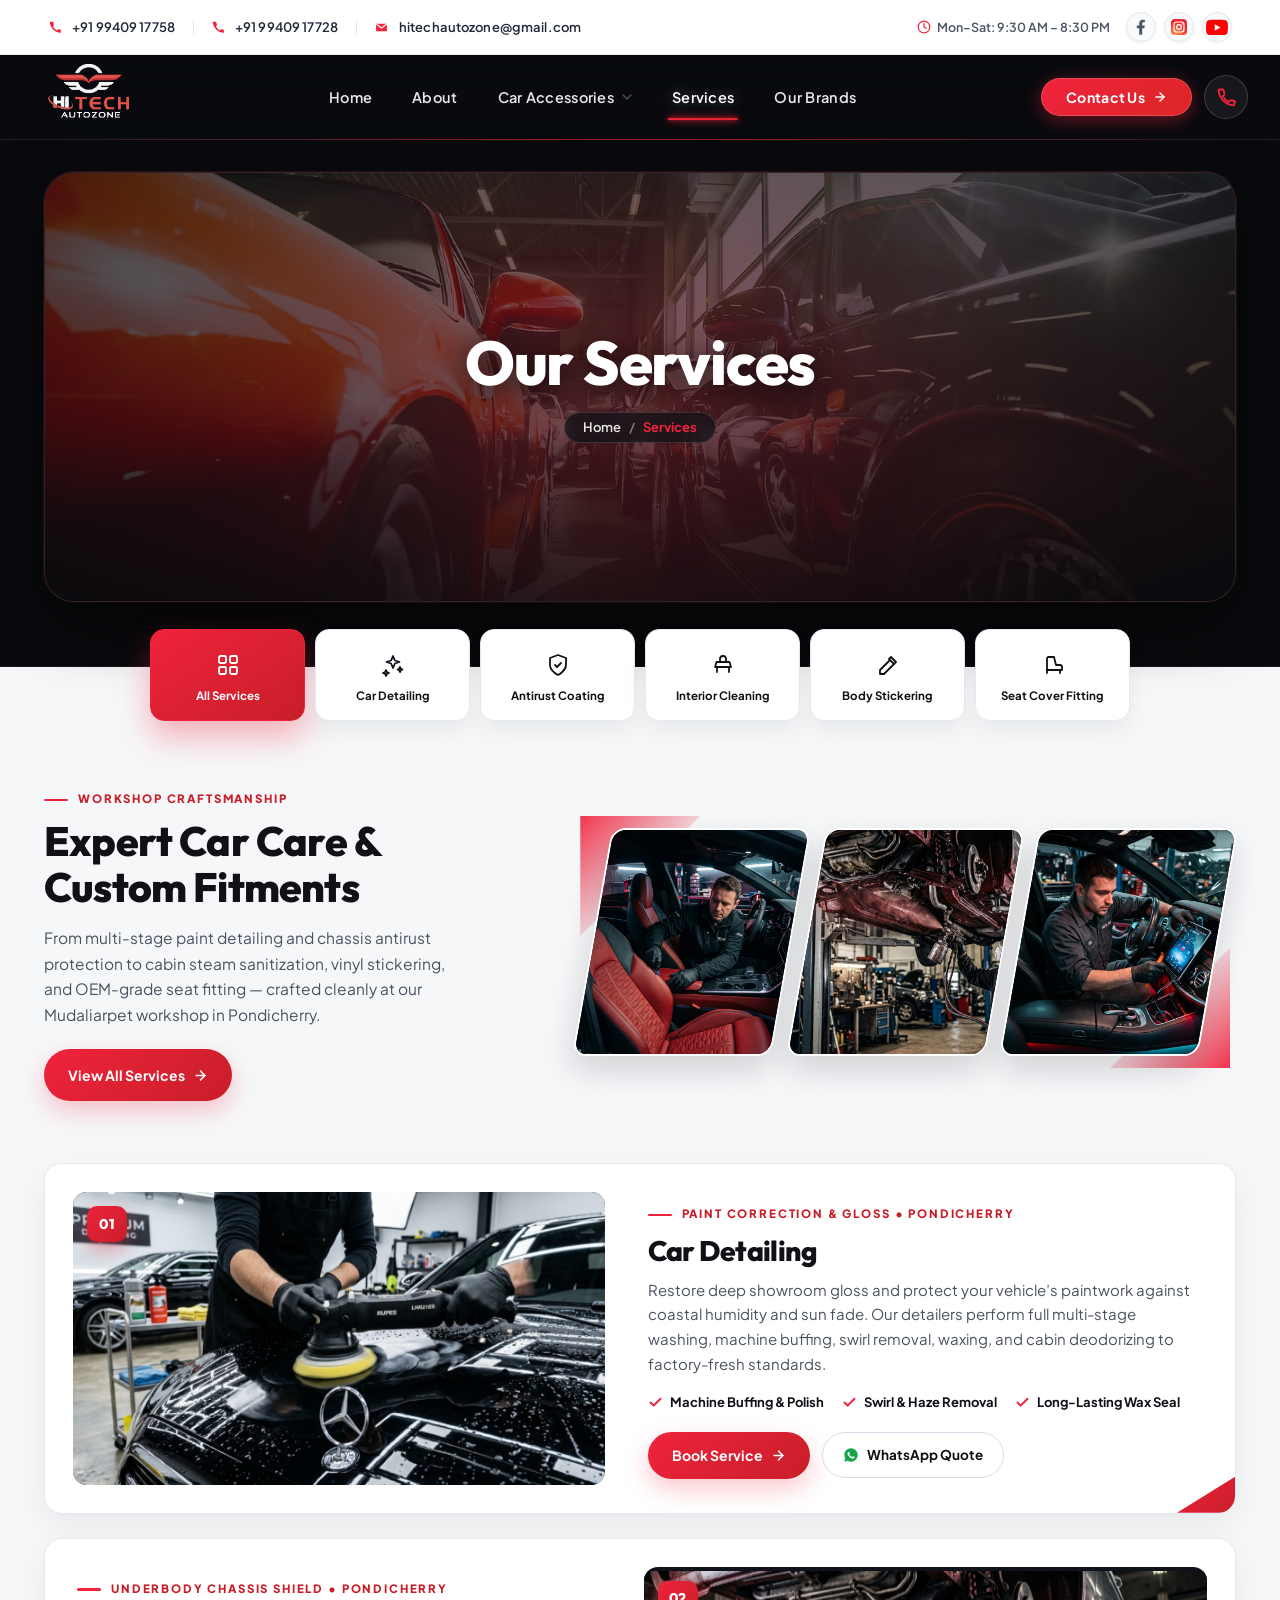
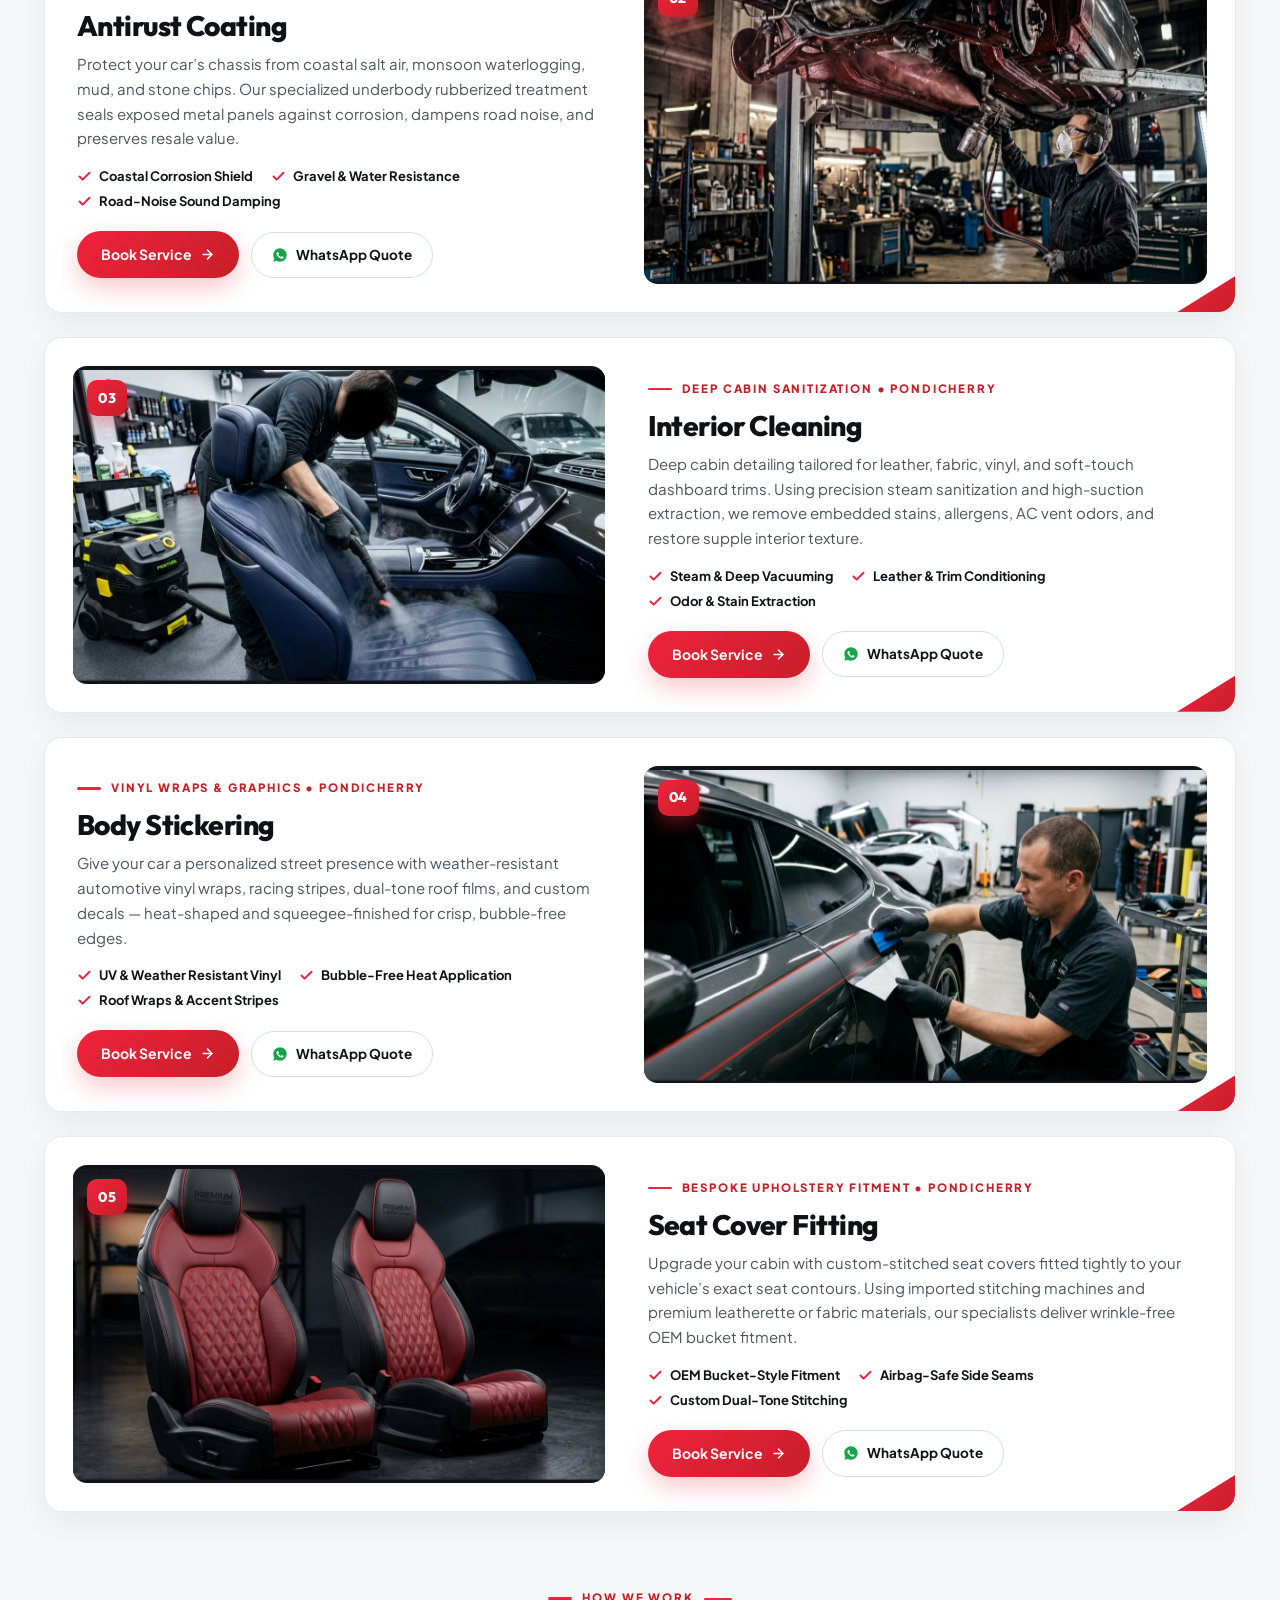
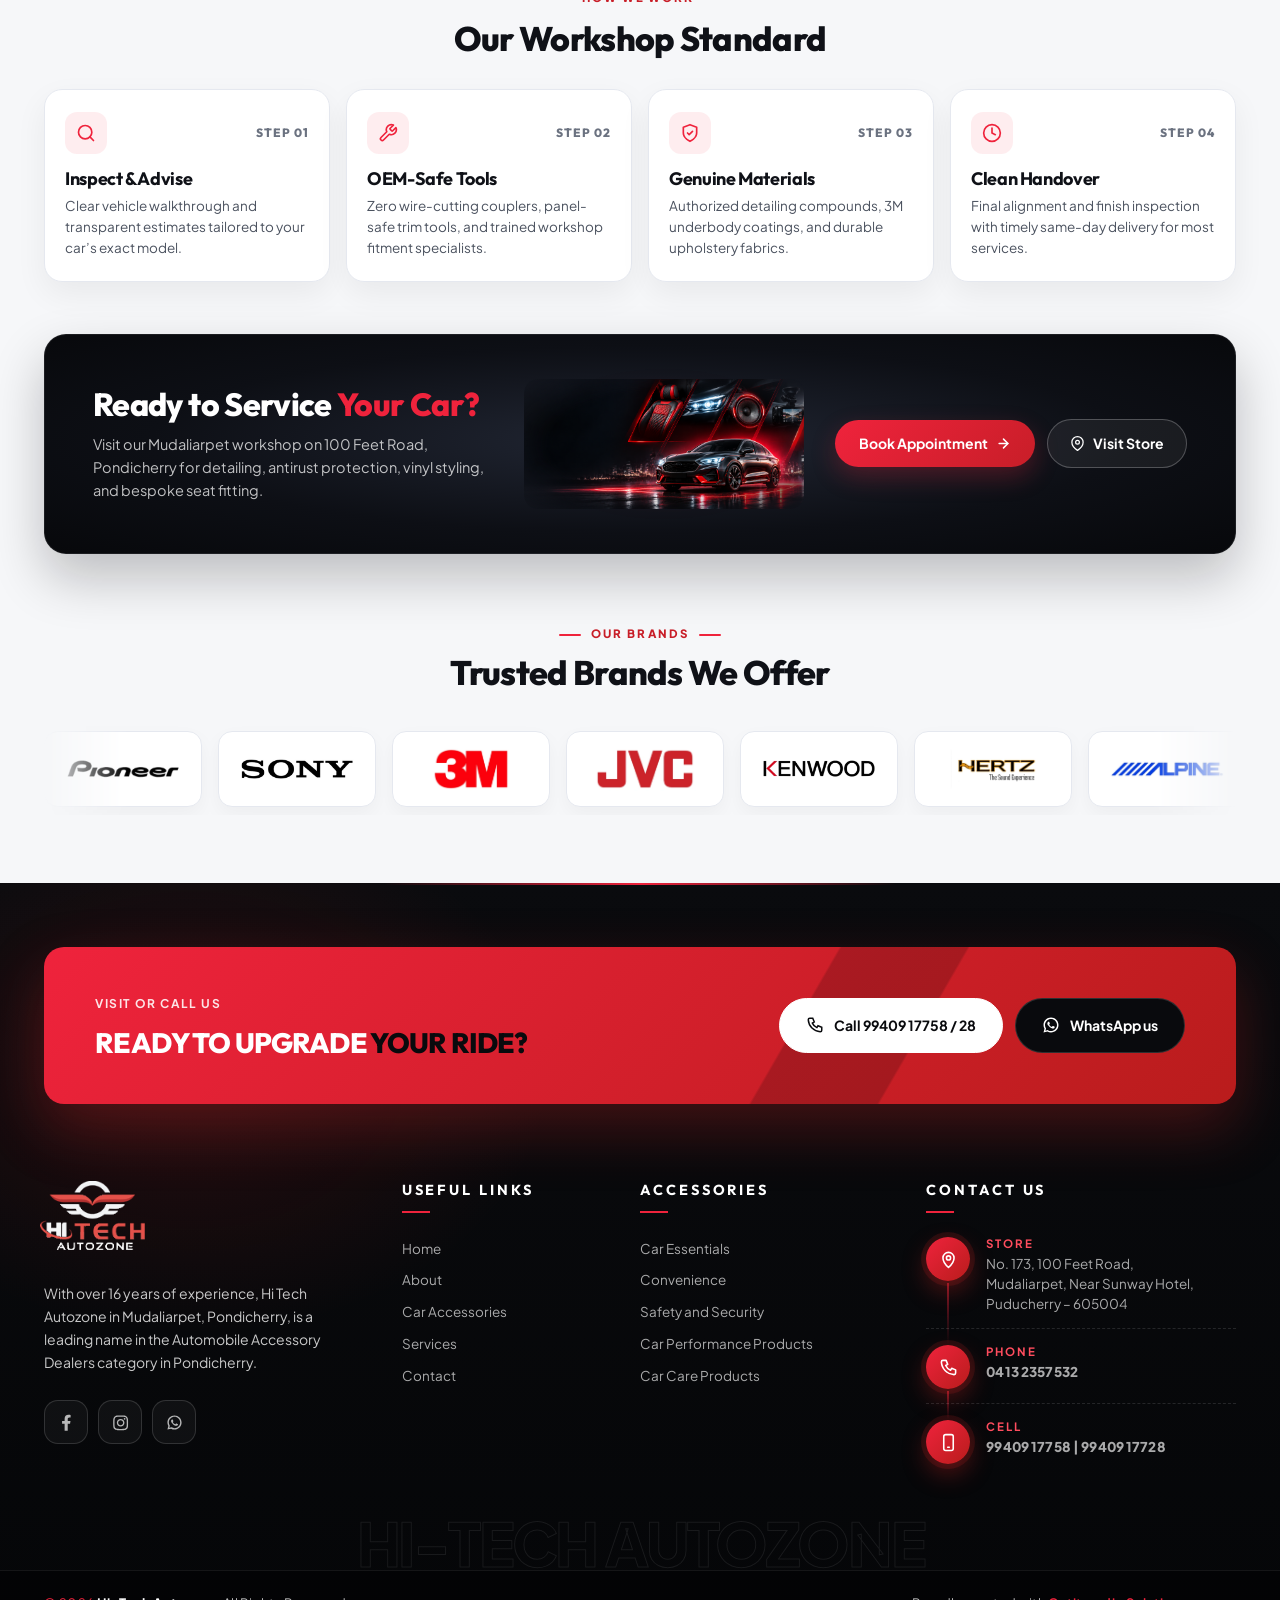
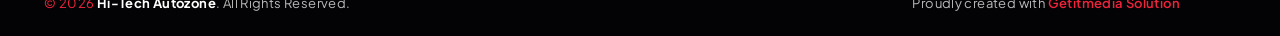
<file: blog.html>
<!doctype html>
<html lang="en">


<head>
  <meta charset="utf-8">
  <title>Services | Hi-Tech Autozone Pondicherry</title>
  <meta name="description" content="Hi-Tech Autozone Services Pondicherry &ndash; Professional car detailing, antirust underbody coating, interior cleaning, body stickering, and custom seat cover fitment.">
  <meta name="viewport" content="width=device-width, initial-scale=1">
  <link rel="shortcut icon" type="image/x-icon" href="assets/img/favicon.ico?v=2">
  <link rel="icon" type="image/png" sizes="32x32" href="assets/img/favicon-32x32.png?v=2">
  <link rel="icon" type="image/png" sizes="16x16" href="assets/img/favicon-16x16.png?v=2">
  <link rel="apple-touch-icon" sizes="180x180" href="assets/img/apple-touch-icon.png?v=2">
    
   <!-- ======= All CSS Plugins here ======== -->
  <link rel="stylesheet" href="assets/css/plugins/swiper-bundle.min.css">
  <link rel="stylesheet" href="assets/css/plugins/glightbox.min.css">
  <link rel="preconnect" href="https://fonts.googleapis.com">
  <link rel="preconnect" href="https://fonts.gstatic.com" crossorigin>
  <link href="https://fonts.googleapis.com/css2?family=Archivo:wdth,wght@62..125,100..900&family=Outfit:wght@500;600;700;800;900&family=Plus+Jakarta+Sans:wght@400;500;600;700;800&display=swap" rel="stylesheet">

  <!-- Plugin css -->
  <link rel="stylesheet" href="assets/css/vendor/bootstrap.min.css">

  <!-- Custom Style CSS -->
  <link rel="stylesheet" href="assets/css/style.css">
  <link rel="stylesheet" href="assets/css/main.css">
  <link rel="stylesheet" href="assets/css/premium-2026.css?v=30">
  <link rel="stylesheet" href="assets/css/redesign-2026.css?v=26">
  <link rel="stylesheet" href="assets/css/caressentials-2026.css?v=40">

</head>

<body class="caressentials-page">

    <!-- Start preloader -->
    <div id="preloader">
        <div id="ctn-preloader" class="ctn-preloader">
            <div class="animation-preloader">
                <div class="spinner"></div>
                <div class="txt-loading">
                    <span data-text-preloader="L" class="letters-loading">
                        L
                    </span>
                    
                    <span data-text-preloader="O" class="letters-loading">
                        O
                    </span>
                    
                    <span data-text-preloader="A" class="letters-loading">
                        A
                    </span>
                    
                    <span data-text-preloader="D" class="letters-loading">
                        D
                    </span>
                    
                    <span data-text-preloader="I" class="letters-loading">
                        I
                    </span>
                    
                    <span data-text-preloader="N" class="letters-loading">
                        N
                    </span>
                    
                    <span data-text-preloader="G" class="letters-loading">
                        G
                    </span>
                </div>
            </div>	

            <div class="loader-section section-left"></div>
            <div class="loader-section section-right"></div>
        </div>
    </div>
    <!-- End preloader -->

    <!-- Start header area -->
     <header class="header__section">
        <div class="header__topbar">
            <div class="container-fluid">
                <div class="header__topbar--inner d-flex align-items-center justify-content-between">
                                        <ul class="header__topbar--info d-none d-lg-flex align-items-center">
                        <li class="header__info--list">
                            <a class="header__info--link" href="tel:9940917758" title="Call +91 99409 17758">
                                <svg class="hz-top-ico" width="14" height="14" viewBox="0 0 24 24" fill="none" xmlns="http://www.w3.org/2000/svg">
                                    <path d="M22 16.92V21a1 1 0 0 1-1.09 1A19.91 19.91 0 0 1 3 4.09 1 1 0 0 1 4 3h4.09a1 1 0 0 1 1 .75l1.1 4.42a1 1 0 0 1-.29.95L8.21 10.91a16 16 0 0 0 6.88 6.88l1.79-1.79a1 1 0 0 1 .95-.29l4.42 1.1a1 1 0 0 1 .75 1z" fill="#EF233C"/>
                                </svg>
                                <span>+91 99409 17758</span>
                            </a>
                        </li>
                        <li class="header__info--list">
                            <a class="header__info--link" href="tel:9940917728" title="Call +91 99409 17728">
                                <svg class="hz-top-ico" width="14" height="14" viewBox="0 0 24 24" fill="none" xmlns="http://www.w3.org/2000/svg">
                                    <path d="M22 16.92V21a1 1 0 0 1-1.09 1A19.91 19.91 0 0 1 3 4.09 1 1 0 0 1 4 3h4.09a1 1 0 0 1 1 .75l1.1 4.42a1 1 0 0 1-.29.95L8.21 10.91a16 16 0 0 0 6.88 6.88l1.79-1.79a1 1 0 0 1 .95-.29l4.42 1.1a1 1 0 0 1 .75 1z" fill="#EF233C"/>
                                </svg>
                                <span>+91 99409 17728</span>
                            </a>
                        </li>
                        <li class="header__info--list">
                            <a class="header__info--link" href="mailto:hitechautozone@gmail.com" title="Email Hi-Tech Autozone">
                                <svg class="hz-top-ico" width="15" height="13" viewBox="0 0 24 24" fill="none" xmlns="http://www.w3.org/2000/svg">
                                    <path d="M3 5h18a1 1 0 0 1 1 1v12a1 1 0 0 1-1 1H3a1 1 0 0 1-1-1V6a1 1 0 0 1 1-1z" fill="#EF233C"/>
                                    <path d="M3 6l9 7 9-7" stroke="#FFFFFF" stroke-width="2" stroke-linecap="round" stroke-linejoin="round"/>
                                </svg>
                                <span>hitechautozone@gmail.com</span>
                            </a>
                        </li>
                    </ul>
                    <div class="header__top--right d-flex align-items-center">
                        <span class="hz-top-hours d-none d-xl-inline-flex">
                            <svg width="14" height="14" viewBox="0 0 24 24" fill="none" stroke="#EF233C" stroke-width="2" stroke-linecap="round" stroke-linejoin="round"><circle cx="12" cy="12" r="10"/><polyline points="12 6 12 12 16 14"/></svg>
                            Mon&ndash;Sat: 9:30 AM &ndash; 8:30 PM
                        </span>
                        <ul class="social__share d-flex align-items-center">
                            <li class="social__share--list">
                                <a class="social__share--icon" target="_blank" rel="noopener noreferrer" href="https://www.facebook.com/p/Hitechautozone-pondicherry-100066912985114/" aria-label="Facebook">
                                    <svg width="10" height="16" viewBox="0 0 9 15" fill="none" xmlns="http://www.w3.org/2000/svg" aria-hidden="true">
                                        <path d="M7.62891 8.625L8.01172 6.10938H5.57812V4.46875C5.57812 3.75781 5.90625 3.10156 7 3.10156H8.12109V0.941406C8.12109 0.941406 7.10938 0.75 6.15234 0.75C4.15625 0.75 2.84375 1.98047 2.84375 4.16797V6.10938H0.601562V8.625H2.84375V14.75H5.57812V8.625H7.62891Z" fill="#475569"/>
                                    </svg>
                                </a>
                            </li>
                            <li class="social__share--list">
                                <a class="social__share--icon" target="_blank" rel="noopener noreferrer" href="https://www.instagram.com/hitechautozone_pondicherry/" aria-label="Instagram">
                                    <svg width="16" height="16" viewBox="0 0 24 24" fill="none" xmlns="http://www.w3.org/2000/svg" aria-hidden="true">
                                        <defs>
                                            <radialGradient id="hz-ig-badge-grad" cx="25%" cy="108%" r="140%">
                                                <stop offset="0%" stop-color="#FFDC80"/>
                                                <stop offset="15%" stop-color="#F77737"/>
                                                <stop offset="35%" stop-color="#F56040"/>
                                                <stop offset="65%" stop-color="#FD1D1D"/>
                                                <stop offset="100%" stop-color="#C13584"/>
                                            </radialGradient>
                                        </defs>
                                        <rect width="24" height="24" rx="6" fill="url(#hz-ig-badge-grad)"/>
                                        <rect x="4.5" y="4.5" width="15" height="15" rx="4" stroke="#FFFFFF" stroke-width="1.8"/>
                                        <circle cx="12" cy="12" r="3.5" stroke="#FFFFFF" stroke-width="1.8"/>
                                        <circle cx="16.5" cy="7.5" r="1" fill="#FFFFFF"/>
                                    </svg>
                                </a>
                            </li>
                            <li class="social__share--list">
                                <a class="social__share--icon" target="_blank" rel="noopener noreferrer" href="https://www.youtube.com/@hi-techautozone2502" aria-label="YouTube">
                                    <svg width="22" height="16" viewBox="0 0 24 17" fill="none" xmlns="http://www.w3.org/2000/svg" aria-hidden="true">
                                        <path fill-rule="evenodd" clip-rule="evenodd" d="M23.498 3.186a3.016 3.016 0 0 0-2.122-2.136C19.505.5 12 .5 12 .5s-7.505 0-9.377.55A3.016 3.016 0 0 0 .502 3.186C0 5.07 0 9 0 9s0 3.93.502 5.814a3.016 3.016 0 0 0 2.122 2.136c1.871.55 9.376.55 9.376.55s7.505 0 9.377-.55a3.015 3.015 0 0 0 2.122-2.136C24 12.93 24 9 24 9s0-3.93-.502-5.814z" fill="#FF0000"/>
                                        <path d="M9.545 12.568V5.432L15.818 9l-6.273 3.568z" fill="#FFFFFF"/>
                                    </svg>
                                </a>
                            </li>
                        </ul>
                    </div>
                </div>
            </div>
        </div>
        <div class="main__header header__sticky">
            <div class="container-fluid">
                <div class="main__header--inner position__relative d-flex justify-content-between align-items-center">
                    <div class="offcanvas__header--menu__open d-lg-none">
                        <a class="offcanvas__header--menu__open--btn" href="javascript:void(0)" data-offcanvas>
                            <svg xmlns="http://www.w3.org/2000/svg" class="ionicon offcanvas__header--menu__open--svg" viewBox="0 0 512 512"><path fill="currentColor" stroke="currentColor" stroke-linecap="round" stroke-miterlimit="10" stroke-width="32" d="M80 160h352M80 256h352M80 352h352"/></svg>
                            <span class="visually-hidden">Offcanvas Menu Open</span>
                        </a>
                    </div>
                    <div class="main__logo">
                        <h1 class="main__logo--title m-0"><a class="main__logo--link" href="index.html"><img class="main__logo--img" src="assets/img/logo/hi-go-light.png" alt="Hi-Tech Autozone" width="180" height="90"></a></h1>
                    </div>
                    <div class="header__menu style3 d-none d-lg-block">
                        <nav class="header__menu--navigation">
                            <ul class="header__menu--wrapper d-flex align-items-center">
                                <li class="header__menu--items">
                                    <a class="header__menu--link" href="index.html">Home</a>
                                </li>
                                <li class="header__menu--items">
                                    <a class="header__menu--link " href="about.html">About</a>
                                </li>
                                <li class="header__menu--items">
                                    <a class="header__menu--link " href="caressentials.html">
                                        Car Accessories
                                        <svg class="menu__arrowdown--icon" xmlns="http://www.w3.org/2000/svg" width="10" height="6" viewBox="0 0 12 7.41">
                                            <path d="M16.59,8.59,12,13.17,7.41,8.59,6,10l6,6,6-6Z" transform="translate(-6 -8.59)" fill="currentColor"/>
                                        </svg>
                                    </a>
                                    <ul class="header__sub--menu">
                                        <li class="header__sub--menu__items"><a href="caressentials.html" class="header__sub--menu__link ">CAR ESSENTIALS</a></li>
                                        <li class="header__sub--menu__items"><a href="convenience.html" class="header__sub--menu__link ">CONVENIENCE</a></li>
                                        <li class="header__sub--menu__items"><a href="safetysecurity.html" class="header__sub--menu__link ">SAFETY AND SECURITY</a></li>
                                        <li class="header__sub--menu__items"><a href="carstyle.html" class="header__sub--menu__link ">CAR STYLES</a></li>
                                        <li class="header__sub--menu__items"><a href="carperformance.html" class="header__sub--menu__link ">CAR PERFORMANCE PRODUCT</a></li>
                                        <li class="header__sub--menu__items"><a href="carcareproduct.html" class="header__sub--menu__link ">CAR CARE PRODUCT</a></li>
                                    </ul>
                                </li>
                                <li class="header__menu--items">
                                    <a class="header__menu--link active" href="blog.html">Services</a>
                                </li>
                                <li class="header__menu--items">
                                    <a class="header__menu--link " href="brands.html">Our Brands</a>
                                </li>
                            </ul>
                        </nav>
                    </div>
                    <div class="header__actions d-flex align-items-center">
                        <a class="hz-nav-contact-btn d-none d-sm-inline-flex" href="contact.html">
                            <span>Contact Us</span>
                            <svg width="14" height="14" viewBox="0 0 24 24" fill="none" stroke="currentColor" stroke-width="2.5" stroke-linecap="round" stroke-linejoin="round"><line x1="5" y1="12" x2="19" y2="12"/><polyline points="12 5 19 12 12 19"/></svg>
                        </a>
                        <a class="hz-nav-phone-btn" href="tel:9940917758" aria-label="Call Hi-Tech Autozone" title="Call 99409 17758">
                            <svg width="20" height="20" viewBox="0 0 24 24" fill="none" xmlns="http://www.w3.org/2000/svg">
                                <path d="M22 16.92V21a1 1 0 0 1-1.09 1A19.91 19.91 0 0 1 3 4.09 1 1 0 0 1 4 3h4.09a1 1 0 0 1 1 .75l1.1 4.42a1 1 0 0 1-.29.95L8.21 10.91a16 16 0 0 0 6.88 6.88l1.79-1.79a1 1 0 0 1 .95-.29l4.42 1.1a1 1 0 0 1 .75 1z" stroke="#EF233C" stroke-width="2.2" stroke-linecap="round" stroke-linejoin="round"/>
                            </svg>
                        </a>
                    </div>
                </div>
            </div>
        </div>
        <!-- Start Offcanvas header menu -->
        <div class="offcanvas__header" role="dialog" aria-modal="true" aria-label="Mobile Navigation">
            <div class="offcanvas__inner">
                <div class="offcanvas__logo">
                    <a class="offcanvas__logo_link" href="index.html">
                        <img src="assets/img/logo/hi-go-light.png" alt="Hi-Tech Autozone" width="144" height="72">
                    </a>
                    <button class="offcanvas__close--btn" type="button" data-offcanvas aria-label="Close navigation menu">
                        <svg width="18" height="18" viewBox="0 0 24 24" fill="none" stroke="currentColor" stroke-width="2.2" stroke-linecap="round" stroke-linejoin="round" aria-hidden="true">
                            <line x1="18" y1="6" x2="6" y2="18"/>
                            <line x1="6" y1="6" x2="18" y2="18"/>
                        </svg>
                    </button>
                </div>

                <nav class="offcanvas__menu" aria-label="Primary Mobile Navigation">
                    <ul class="offcanvas__menu_ul">
                        <li class="offcanvas__menu_li">
                            <a class="offcanvas__menu_item" href="index.html">Home</a>
                        </li>
                        <li class="offcanvas__menu_li">
                            <a class="offcanvas__menu_item" href="about.html">About Us</a>
                        </li>
                        <li class="offcanvas__menu_li hz-drawer__has-sub">
                            <a class="offcanvas__menu_item" href="caressentials.html">Car Accessories</a>
                            <ul class="offcanvas__sub_menu">
                                <li class="offcanvas__sub_menu_li"><a href="caressentials.html" class="offcanvas__sub_menu_item">Car Essentials</a></li>
                                <li class="offcanvas__sub_menu_li"><a href="convenience.html" class="offcanvas__sub_menu_item">Convenience</a></li>
                                <li class="offcanvas__sub_menu_li"><a href="safetysecurity.html" class="offcanvas__sub_menu_item">Safety &amp; Security</a></li>
                                <li class="offcanvas__sub_menu_li"><a href="carstyle.html" class="offcanvas__sub_menu_item">Car Styles</a></li>
                                <li class="offcanvas__sub_menu_li"><a href="carperformance.html" class="offcanvas__sub_menu_item">Car Performance</a></li>
                                <li class="offcanvas__sub_menu_li"><a href="carcareproduct.html" class="offcanvas__sub_menu_item">Car Care Products</a></li>
                            </ul>
                        </li>
                        <li class="offcanvas__menu_li">
                            <a class="offcanvas__menu_item" href="blog.html">Services</a>
                        </li>
                        <li class="offcanvas__menu_li">
                            <a class="offcanvas__menu_item" href="brands.html">Our Brands</a>
                        </li>
                        <li class="offcanvas__menu_li">
                            <a class="offcanvas__menu_item" href="contact.html">Contact</a>
                        </li>
                    </ul>
                </nav>

                <div class="hz-drawer__foot">
                    <div class="hz-drawer__ctas">
                        <a class="hz-drawer__cta hz-drawer__cta--call" href="tel:9940917758">
                            <svg width="16" height="16" viewBox="0 0 24 24" fill="none" stroke="currentColor" stroke-width="2.2" stroke-linecap="round" stroke-linejoin="round" aria-hidden="true"><path d="M22 16.92v3a2 2 0 0 1-2.18 2 19.79 19.79 0 0 1-8.63-3.07 19.5 19.5 0 0 1-6-6 19.79 19.79 0 0 1-3.07-8.67A2 2 0 0 1 4.11 2h3a2 2 0 0 1 2 1.72 12.84 12.84 0 0 0 .7 2.81 2 2 0 0 1-.45 2.11L8.09 9.91a16 16 0 0 0 6 6l1.27-1.27a2 2 0 0 1 2.11-.45 12.84 12.84 0 0 0 2.81.7A2 2 0 0 1 22 16.92z"/></svg>
                            <span>Call Us</span>
                        </a>
                        <a class="hz-drawer__cta hz-drawer__cta--wa" target="_blank" rel="noopener noreferrer" href="https://wa.me/919940917758?text=Hello%20Hi-Tech%20Autozone,%20I%20would%20like%20to%20enquire%20about%20car%20accessories.">
                            <svg width="16" height="16" viewBox="0 0 32 32" fill="currentColor" aria-hidden="true"><path d="M16.001 2.667c-7.364 0-13.333 5.969-13.333 13.333 0 2.367.62 4.642 1.802 6.662L2.667 29.333l6.86-1.785a13.24 13.24 0 0 0 6.474 1.707h.001C23.365 29.255 29.333 23.285 29.333 16c0-7.364-5.969-13.333-13.333-13.333zm0 24a10.66 10.66 0 0 1-5.409-1.493l-.388-.231-4.073 1.06 1.087-3.974-.251-.41a10.613 10.613 0 0 1-1.618-5.656c0-5.891 4.776-10.667 10.667-10.667S26.667 10.109 26.667 16s-4.776 10.667-10.666 10.667z"/></svg>
                            <span>WhatsApp</span>
                        </a>
                    </div>
                    <div class="hz-drawer__hours">Mon–Sat &bull; 9:30 AM – 8:30 PM</div>
                </div>
            </div>
        </div>
        <!-- End Offcanvas header menu -->

        <!-- Start Offcanvas stikcy toolbar -->

        <!-- End Offcanvas stikcy toolbar -->

        <!-- Start offCanvas minicart -->
  
        <!-- End offCanvas minicart -->

        <!-- Start serch box area -->

        <!-- End serch box area -->
        
    </header>
    <!-- End header area -->

    <main class="main__content_wrapper">

        <!-- ==================== 01 CINEMATIC FLOATING HERO CARD ==================== -->
        <section class="ce-hero-wrap">
            <div class="container">
                <div class="ce-hero-card ce-hero-card--services hz-reveal" data-reveal="up">
                    <div class="ce-hero-card__overlay"></div>
                    <div class="ce-hero-card__content">
                        <h1 class="ce-hero-card__title">Our Services</h1>
                        <ul class="ce-hero-breadcrumb" aria-label="Breadcrumb">
                            <li><a href="index.html">Home</a></li>
                            <li class="ce-crumb-sep" aria-hidden="true">/</li>
                            <li class="ce-crumb-current">Services</li>
                        </ul>
                    </div>
                </div>
            </div>
        </section>

        <!-- ==================== 02 6-TILE SERVICE CATEGORY SELECTOR ==================== -->
        <nav class="ce-cat-band" aria-label="Workshop Service Filter">
            <div class="container">
                <div class="ce-cat-grid ce-cat-grid--6" role="tablist" aria-label="Filter workshop services by category">
                    <button type="button" class="ce-cat-tile is-active" data-filter="all" aria-pressed="true">
                        <span class="ce-cat-tile__icon" aria-hidden="true">
                            <svg viewBox="0 0 24 24" fill="none" stroke-width="1.8" stroke-linecap="round" stroke-linejoin="round"><rect x="3" y="3" width="7" height="7" rx="1.5"/><rect x="14" y="3" width="7" height="7" rx="1.5"/><rect x="3" y="14" width="7" height="7" rx="1.5"/><rect x="14" y="14" width="7" height="7" rx="1.5"/></svg>
                        </span>
                        <span class="ce-cat-tile__label">All Services</span>
                    </button>

                    <button type="button" class="ce-cat-tile" data-filter="sv-01" aria-pressed="false">
                        <span class="ce-cat-tile__icon" aria-hidden="true">
                            <svg viewBox="0 0 24 24" fill="none" stroke-width="1.8" stroke-linecap="round" stroke-linejoin="round"><path d="M12 3l1.9 4.5L18.5 9l-4.6 1.5L12 15l-1.9-4.5L5.5 9l4.6-1.5z"/><path d="M5 17l.9 2.1L8 20l-2.1.9L5 23l-.9-2.1L2 20l2.1-.9z"/><path d="M19 14l.8 1.7 1.7.8-1.7.8L19 19l-.8-1.7-1.7-.8 1.7-.8z"/></svg>
                        </span>
                        <span class="ce-cat-tile__label">Car Detailing</span>
                    </button>

                    <button type="button" class="ce-cat-tile" data-filter="sv-02" aria-pressed="false">
                        <span class="ce-cat-tile__icon" aria-hidden="true">
                            <svg viewBox="0 0 24 24" fill="none" stroke-width="1.8" stroke-linecap="round" stroke-linejoin="round"><path d="M12 22s8-4 8-10V5l-8-3-8 3v7c0 6 8 10 8 10z"/><path d="M9 12l2 2 4-4"/></svg>
                        </span>
                        <span class="ce-cat-tile__label">Antirust Coating</span>
                    </button>

                    <button type="button" class="ce-cat-tile" data-filter="sv-03" aria-pressed="false">
                        <span class="ce-cat-tile__icon" aria-hidden="true">
                            <svg viewBox="0 0 24 24" fill="none" stroke-width="1.8" stroke-linecap="round" stroke-linejoin="round"><path d="M4 14h16l-1.5-5h-13L4 14z"/><path d="M6 14v5"/><path d="M18 14v5"/><path d="M9 9V6a3 3 0 0 1 6 0v3"/></svg>
                        </span>
                        <span class="ce-cat-tile__label">Interior Cleaning</span>
                    </button>

                    <button type="button" class="ce-cat-tile" data-filter="sv-04" aria-pressed="false">
                        <span class="ce-cat-tile__icon" aria-hidden="true">
                            <svg viewBox="0 0 24 24" fill="none" stroke-width="1.8" stroke-linecap="round" stroke-linejoin="round"><path d="M4 17l10-10 4 4L8 21H4v-4z"/><path d="M13 6l2-2 5 5-2 2"/></svg>
                        </span>
                        <span class="ce-cat-tile__label">Body Stickering</span>
                    </button>

                    <button type="button" class="ce-cat-tile" data-filter="sv-05" aria-pressed="false">
                        <span class="ce-cat-tile__icon" aria-hidden="true">
                            <svg viewBox="0 0 24 24" fill="none" stroke-width="1.8" stroke-linecap="round" stroke-linejoin="round"><path d="M7 4h6l2 8h4a2 2 0 0 1 2 2v3H6V6a2 2 0 0 1 1-2z"/><path d="M6 17v3"/><path d="M19 17v3"/></svg>
                        </span>
                        <span class="ce-cat-tile__label">Seat Cover Fitting</span>
                    </button>
                </div>
            </div>
        </nav>

        <!-- ==================== 03 WORKSHOP RANGE SPLIT + SKEWED PANELS ==================== -->
        <section class="ce-range" id="ce-range">
            <div class="container">
                <div class="ce-range__grid">
                    <div class="ce-range__copy" data-reveal="left">
                        <span class="ce-eyebrow-line">Workshop Craftsmanship</span>
                        <h2 class="ce-range__title">Expert Car Care &amp; Custom Fitments</h2>
                        <p class="ce-range__desc">From multi-stage paint detailing and chassis antirust protection to cabin steam sanitization, vinyl stickering, and OEM-grade seat fitting &mdash; crafted cleanly at our Mudaliarpet workshop in Pondicherry.</p>
                        <button type="button" class="ce-btn-red" id="ceViewAllBtn">
                            View All Services
                            <svg viewBox="0 0 24 24" fill="none" stroke="currentColor" stroke-width="2.4" stroke-linecap="round" stroke-linejoin="round" aria-hidden="true"><path d="M5 12h14"/><path d="m12 5 7 7-7 7"/></svg>
                        </button>
                    </div>

                    <div class="ce-range__skew-wrap" data-reveal="right">
                        <span class="ce-range__accent-tl" aria-hidden="true"></span>
                        <span class="ce-range__accent-br" aria-hidden="true"></span>
                        <div class="ce-range__skew-grid">
                            <div class="ce-skew-panel">
                                <img src="assets/img/other/about-work-process.jpg" alt="Technician installing precision-stitched leather seat covers inside car cabin">
                            </div>
                            <div class="ce-skew-panel">
                                <img src="assets/img/other/hd-antirust-coating.jpg" alt="Underbody antirust coating application inside Hi-Tech Autozone workshop">
                            </div>
                            <div class="ce-skew-panel">
                                <img src="assets/img/other/about-behind-scenes.jpg" alt="OEM-safe dashboard and audio calibration inside service bay">
                            </div>
                        </div>
                    </div>
                </div>
            </div>
        </section>

        <!-- ==================== 04 ALTERNATING 01-05 SERVICE CARDS ==================== -->
        <section class="ce-catalog" id="ce-catalog">
            <div class="container">
                <div class="ce-filter-status" id="ceFilterStatus" hidden>
                    <p class="ce-filter-status__text">Showing Service: <span id="ceFilterName">All Services</span></p>
                    <button type="button" class="ce-filter-reset" id="ceFilterReset">Show All 5 Services</button>
                </div>

                <div class="ce-catalog__list">

                    <!-- 01 Car Detailing -->
                    <article class="ce-card" id="sv-01" data-category="sv-01" data-label="Car Detailing" data-reveal="left">
                        <div class="ce-card__media ce-card__media--photo">
                            <span class="ce-card__num">01</span>
                            <img src="assets/img/other/hd-car-detailing.jpg" alt="Technician machine polishing a glossy black car bonnet during detailing service">
                        </div>
                        <div class="ce-card__body">
                            <span class="ce-eyebrow-line">Paint Correction &amp; Gloss &bull; Pondicherry</span>
                            <h2 class="ce-card__title">Car Detailing</h2>
                            <p class="ce-card__desc">Restore deep showroom gloss and protect your vehicle&rsquo;s paintwork against coastal humidity and sun fade. Our detailers perform full multi-stage washing, machine buffing, swirl removal, waxing, and cabin deodorizing to factory-fresh standards.</p>
                            <ul class="ce-highlights" role="list">
                                <li>Machine Buffing &amp; Polish</li>
                                <li>Swirl &amp; Haze Removal</li>
                                <li>Long-Lasting Wax Seal</li>
                            </ul>
                            <div class="ce-card__actions">
                                <a class="ce-btn-red" href="contact.html">
                                    Book Service
                                    <svg viewBox="0 0 24 24" fill="none" stroke="currentColor" stroke-width="2.4" stroke-linecap="round" stroke-linejoin="round" aria-hidden="true"><path d="M5 12h14"/><path d="m12 5 7 7-7 7"/></svg>
                                </a>
                                <a class="ce-btn-wa" href="https://wa.me/919940917758?text=Hi%20Hi-Tech%20Autozone,%20I%20would%20like%20to%20book%20a%20Car%20Detailing%20service." target="_blank" rel="noopener noreferrer">
                                    <svg viewBox="0 0 24 24" fill="currentColor" aria-hidden="true"><path d="M12 2C6.48 2 2 6.48 2 12c0 1.85.5 3.58 1.38 5.07L2 22l5.06-1.33A9.96 9.96 0 0 0 12 22c5.52 0 10-4.48 10-10S17.52 2 12 2zm5.2 14.12c-.22.62-1.27 1.18-1.76 1.25-.45.06-1.02.09-1.65-.11-.38-.12-.87-.28-1.5-.55-2.64-1.14-4.36-3.82-4.49-4-.13-.18-1.07-1.42-1.07-2.71 0-1.29.68-1.92.92-2.18.24-.26.52-.33.7-.33.17 0 .35 0 .5.01.16.01.38-.06.59.45.22.53.75 1.83.82 1.96.07.13.11.29.02.47-.09.18-.13.29-.26.45-.13.16-.28.35-.4.47-.13.13-.27.27-.12.53.15.26.68 1.12 1.46 1.81 1 .89 1.85 1.17 2.11 1.3.26.13.42.11.57-.07.15-.18.65-.76.83-1.02.18-.26.35-.22.59-.13.24.09 1.54.73 1.8.86.26.13.44.2.5.31.06.11.06.64-.16 1.26z"/></svg>
                                    WhatsApp Quote
                                </a>
                            </div>
                        </div>
                    </article>

                    <!-- 02 Antirust Coating -->
                    <article class="ce-card ce-card--reverse" id="sv-02" data-category="sv-02" data-label="Antirust Coating" data-reveal="right">
                        <div class="ce-card__media ce-card__media--photo">
                            <span class="ce-card__num">02</span>
                            <img src="assets/img/other/hd-antirust-coating.jpg" alt="Technician applying protective antirust underbody coating inside workshop" loading="lazy">
                        </div>
                        <div class="ce-card__body">
                            <span class="ce-eyebrow-line">Underbody Chassis Shield &bull; Pondicherry</span>
                            <h2 class="ce-card__title">Antirust Coating</h2>
                            <p class="ce-card__desc">Protect your car&rsquo;s chassis from coastal salt air, monsoon waterlogging, mud, and stone chips. Our specialized underbody rubberized treatment seals exposed metal panels against corrosion, dampens road noise, and preserves resale value.</p>
                            <ul class="ce-highlights" role="list">
                                <li>Coastal Corrosion Shield</li>
                                <li>Gravel &amp; Water Resistance</li>
                                <li>Road-Noise Sound Damping</li>
                            </ul>
                            <div class="ce-card__actions">
                                <a class="ce-btn-red" href="contact.html">
                                    Book Service
                                    <svg viewBox="0 0 24 24" fill="none" stroke="currentColor" stroke-width="2.4" stroke-linecap="round" stroke-linejoin="round" aria-hidden="true"><path d="M5 12h14"/><path d="m12 5 7 7-7 7"/></svg>
                                </a>
                                <a class="ce-btn-wa" href="https://wa.me/919940917758?text=Hi%20Hi-Tech%20Autozone,%20I%20would%20like%20to%20enquire%20about%20Antirust%20Underbody%20Coating." target="_blank" rel="noopener noreferrer">
                                    <svg viewBox="0 0 24 24" fill="currentColor" aria-hidden="true"><path d="M12 2C6.48 2 2 6.48 2 12c0 1.85.5 3.58 1.38 5.07L2 22l5.06-1.33A9.96 9.96 0 0 0 12 22c5.52 0 10-4.48 10-10S17.52 2 12 2zm5.2 14.12c-.22.62-1.27 1.18-1.76 1.25-.45.06-1.02.09-1.65-.11-.38-.12-.87-.28-1.5-.55-2.64-1.14-4.36-3.82-4.49-4-.13-.18-1.07-1.42-1.07-2.71 0-1.29.68-1.92.92-2.18.24-.26.52-.33.7-.33.17 0 .35 0 .5.01.16.01.38-.06.59.45.22.53.75 1.83.82 1.96.07.13.11.29.02.47-.09.18-.13.29-.26.45-.13.16-.28.35-.4.47-.13.13-.27.27-.12.53.15.26.68 1.12 1.46 1.81 1 .89 1.85 1.17 2.11 1.3.26.13.42.11.57-.07.15-.18.65-.76.83-1.02.18-.26.35-.22.59-.13.24.09 1.54.73 1.8.86.26.13.44.2.5.31.06.11.06.64-.16 1.26z"/></svg>
                                    WhatsApp Quote
                                </a>
                            </div>
                        </div>
                    </article>

                    <!-- 03 Interior Cleaning -->
                    <article class="ce-card" id="sv-03" data-category="sv-03" data-label="Interior Cleaning" data-reveal="left">
                        <div class="ce-card__media ce-card__media--photo">
                            <span class="ce-card__num">03</span>
                            <img src="assets/img/other/hd-interior-cleaning.jpg" alt="Technician steam cleaning and vacuuming luxury vehicle seats" loading="lazy">
                        </div>
                        <div class="ce-card__body">
                            <span class="ce-eyebrow-line">Deep Cabin Sanitization &bull; Pondicherry</span>
                            <h2 class="ce-card__title">Interior Cleaning</h2>
                            <p class="ce-card__desc">Deep cabin detailing tailored for leather, fabric, vinyl, and soft-touch dashboard trims. Using precision steam sanitization and high-suction extraction, we remove embedded stains, allergens, AC vent odors, and restore supple interior texture.</p>
                            <ul class="ce-highlights" role="list">
                                <li>Steam &amp; Deep Vacuuming</li>
                                <li>Leather &amp; Trim Conditioning</li>
                                <li>Odor &amp; Stain Extraction</li>
                            </ul>
                            <div class="ce-card__actions">
                                <a class="ce-btn-red" href="contact.html">
                                    Book Service
                                    <svg viewBox="0 0 24 24" fill="none" stroke="currentColor" stroke-width="2.4" stroke-linecap="round" stroke-linejoin="round" aria-hidden="true"><path d="M5 12h14"/><path d="m12 5 7 7-7 7"/></svg>
                                </a>
                                <a class="ce-btn-wa" href="https://wa.me/919940917758?text=Hi%20Hi-Tech%20Autozone,%20I%20would%20like%20to%20book%20Interior%20Cleaning%20for%20my%20car." target="_blank" rel="noopener noreferrer">
                                    <svg viewBox="0 0 24 24" fill="currentColor" aria-hidden="true"><path d="M12 2C6.48 2 2 6.48 2 12c0 1.85.5 3.58 1.38 5.07L2 22l5.06-1.33A9.96 9.96 0 0 0 12 22c5.52 0 10-4.48 10-10S17.52 2 12 2zm5.2 14.12c-.22.62-1.27 1.18-1.76 1.25-.45.06-1.02.09-1.65-.11-.38-.12-.87-.28-1.5-.55-2.64-1.14-4.36-3.82-4.49-4-.13-.18-1.07-1.42-1.07-2.71 0-1.29.68-1.92.92-2.18.24-.26.52-.33.7-.33.17 0 .35 0 .5.01.16.01.38-.06.59.45.22.53.75 1.83.82 1.96.07.13.11.29.02.47-.09.18-.13.29-.26.45-.13.16-.28.35-.4.47-.13.13-.27.27-.12.53.15.26.68 1.12 1.46 1.81 1 .89 1.85 1.17 2.11 1.3.26.13.42.11.57-.07.15-.18.65-.76.83-1.02.18-.26.35-.22.59-.13.24.09 1.54.73 1.8.86.26.13.44.2.5.31.06.11.06.64-.16 1.26z"/></svg>
                                    WhatsApp Quote
                                </a>
                            </div>
                        </div>
                    </article>

                    <!-- 04 Body Stickering -->
                    <article class="ce-card ce-card--reverse" id="sv-04" data-category="sv-04" data-label="Body Stickering" data-reveal="right">
                        <div class="ce-card__media ce-card__media--photo">
                            <span class="ce-card__num">04</span>
                            <img src="assets/img/other/hd-body-stickering.jpg" alt="Technician precision-applying red accent vinyl body stripes onto car door panel" loading="lazy">
                        </div>
                        <div class="ce-card__body">
                            <span class="ce-eyebrow-line">Vinyl Wraps &amp; Graphics &bull; Pondicherry</span>
                            <h2 class="ce-card__title">Body Stickering</h2>
                            <p class="ce-card__desc">Give your car a personalized street presence with weather-resistant automotive vinyl wraps, racing stripes, dual-tone roof films, and custom decals &mdash; heat-shaped and squeegee-finished for crisp, bubble-free edges.</p>
                            <ul class="ce-highlights" role="list">
                                <li>UV &amp; Weather Resistant Vinyl</li>
                                <li>Bubble-Free Heat Application</li>
                                <li>Roof Wraps &amp; Accent Stripes</li>
                            </ul>
                            <div class="ce-card__actions">
                                <a class="ce-btn-red" href="contact.html">
                                    Book Service
                                    <svg viewBox="0 0 24 24" fill="none" stroke="currentColor" stroke-width="2.4" stroke-linecap="round" stroke-linejoin="round" aria-hidden="true"><path d="M5 12h14"/><path d="m12 5 7 7-7 7"/></svg>
                                </a>
                                <a class="ce-btn-wa" href="https://wa.me/919940917758?text=Hi%20Hi-Tech%20Autozone,%20I%20would%20like%20to%20enquire%20about%20Car%20Body%20Stickering%20and%20Vinyl%20Wraps." target="_blank" rel="noopener noreferrer">
                                    <svg viewBox="0 0 24 24" fill="currentColor" aria-hidden="true"><path d="M12 2C6.48 2 2 6.48 2 12c0 1.85.5 3.58 1.38 5.07L2 22l5.06-1.33A9.96 9.96 0 0 0 12 22c5.52 0 10-4.48 10-10S17.52 2 12 2zm5.2 14.12c-.22.62-1.27 1.18-1.76 1.25-.45.06-1.02.09-1.65-.11-.38-.12-.87-.28-1.5-.55-2.64-1.14-4.36-3.82-4.49-4-.13-.18-1.07-1.42-1.07-2.71 0-1.29.68-1.92.92-2.18.24-.26.52-.33.7-.33.17 0 .35 0 .5.01.16.01.38-.06.59.45.22.53.75 1.83.82 1.96.07.13.11.29.02.47-.09.18-.13.29-.26.45-.13.16-.28.35-.4.47-.13.13-.27.27-.12.53.15.26.68 1.12 1.46 1.81 1 .89 1.85 1.17 2.11 1.3.26.13.42.11.57-.07.15-.18.65-.76.83-1.02.18-.26.35-.22.59-.13.24.09 1.54.73 1.8.86.26.13.44.2.5.31.06.11.06.64-.16 1.26z"/></svg>
                                    WhatsApp Quote
                                </a>
                            </div>
                        </div>
                    </article>

                    <!-- 05 Seat Cover Fitting -->
                    <article class="ce-card" id="sv-05" data-category="sv-05" data-label="Seat Cover Fitting" data-reveal="left">
                        <div class="ce-card__media ce-card__media--photo">
                            <span class="ce-card__num">05</span>
                            <img src="assets/img/other/hd-seat-covers.jpg" alt="Custom diamond-stitched black and red leather car seat covers ready for fitment" loading="lazy">
                        </div>
                        <div class="ce-card__body">
                            <span class="ce-eyebrow-line">Bespoke Upholstery Fitment &bull; Pondicherry</span>
                            <h2 class="ce-card__title">Seat Cover Fitting</h2>
                            <p class="ce-card__desc">Upgrade your cabin with custom-stitched seat covers fitted tightly to your vehicle&rsquo;s exact seat contours. Using imported stitching machines and premium leatherette or fabric materials, our specialists deliver wrinkle-free OEM bucket fitment.</p>
                            <ul class="ce-highlights" role="list">
                                <li>OEM Bucket-Style Fitment</li>
                                <li>Airbag-Safe Side Seams</li>
                                <li>Custom Dual-Tone Stitching</li>
                            </ul>
                            <div class="ce-card__actions">
                                <a class="ce-btn-red" href="contact.html">
                                    Book Service
                                    <svg viewBox="0 0 24 24" fill="none" stroke="currentColor" stroke-width="2.4" stroke-linecap="round" stroke-linejoin="round" aria-hidden="true"><path d="M5 12h14"/><path d="m12 5 7 7-7 7"/></svg>
                                </a>
                                <a class="ce-btn-wa" href="https://wa.me/919940917758?text=Hi%20Hi-Tech%20Autozone,%20I%20would%20like%20to%20book%20Custom%20Seat%20Cover%20Fitting." target="_blank" rel="noopener noreferrer">
                                    <svg viewBox="0 0 24 24" fill="currentColor" aria-hidden="true"><path d="M12 2C6.48 2 2 6.48 2 12c0 1.85.5 3.58 1.38 5.07L2 22l5.06-1.33A9.96 9.96 0 0 0 12 22c5.52 0 10-4.48 10-10S17.52 2 12 2zm5.2 14.12c-.22.62-1.27 1.18-1.76 1.25-.45.06-1.02.09-1.65-.11-.38-.12-.87-.28-1.5-.55-2.64-1.14-4.36-3.82-4.49-4-.13-.18-1.07-1.42-1.07-2.71 0-1.29.68-1.92.92-2.18.24-.26.52-.33.7-.33.17 0 .35 0 .5.01.16.01.38-.06.59.45.22.53.75 1.83.82 1.96.07.13.11.29.02.47-.09.18-.13.29-.26.45-.13.16-.28.35-.4.47-.13.13-.27.27-.12.53.15.26.68 1.12 1.46 1.81 1 .89 1.85 1.17 2.11 1.3.26.13.42.11.57-.07.15-.18.65-.76.83-1.02.18-.26.35-.22.59-.13.24.09 1.54.73 1.8.86.26.13.44.2.5.31.06.11.06.64-.16 1.26z"/></svg>
                                    WhatsApp Quote
                                </a>
                            </div>
                        </div>
                    </article>

                </div>
            </div>
        </section>

        <!-- ==================== 04B WORKSHOP ASSURANCE PILLARS ==================== -->
        <section class="ce-service-pillars" aria-label="Workshop Quality Standards">
            <div class="container">
                <div class="ce-pillars-head" data-reveal="up">
                    <span class="ce-eyebrow-line">How We Work</span>
                    <h2 class="ce-brands__title">Our Workshop Standard</h2>
                </div>
                <div class="ce-pillars-grid" data-reveal="up">
                    <div class="ce-pillar-box">
                        <div class="ce-pillar-box__top">
                            <span class="ce-pillar-box__ico" aria-hidden="true">
                                <svg viewBox="0 0 24 24" fill="none" stroke="currentColor" stroke-width="2" stroke-linecap="round" stroke-linejoin="round"><circle cx="11" cy="11" r="8"/><path d="m21 21-4.3-4.3"/></svg>
                            </span>
                            <span class="ce-pillar-box__step">STEP 01</span>
                        </div>
                        <h3 class="ce-pillar-box__title">Inspect &amp; Advise</h3>
                        <p class="ce-pillar-box__desc">Clear vehicle walkthrough and transparent estimates tailored to your car&rsquo;s exact model.</p>
                    </div>

                    <div class="ce-pillar-box">
                        <div class="ce-pillar-box__top">
                            <span class="ce-pillar-box__ico" aria-hidden="true">
                                <svg viewBox="0 0 24 24" fill="none" stroke="currentColor" stroke-width="2" stroke-linecap="round" stroke-linejoin="round"><path d="M14.7 6.3a1 1 0 0 0 0 1.4l1.6 1.6a1 1 0 0 0 1.4 0l3.77-3.77a6 6 0 0 1-7.94 7.94l-6.91 6.91a2.12 2.12 0 0 1-3-3l6.91-6.91a6 6 0 0 1 7.94-7.94l-3.76 3.76z"/></svg>
                            </span>
                            <span class="ce-pillar-box__step">STEP 02</span>
                        </div>
                        <h3 class="ce-pillar-box__title">OEM-Safe Tools</h3>
                        <p class="ce-pillar-box__desc">Zero wire-cutting couplers, panel-safe trim tools, and trained workshop fitment specialists.</p>
                    </div>

                    <div class="ce-pillar-box">
                        <div class="ce-pillar-box__top">
                            <span class="ce-pillar-box__ico" aria-hidden="true">
                                <svg viewBox="0 0 24 24" fill="none" stroke="currentColor" stroke-width="2" stroke-linecap="round" stroke-linejoin="round"><path d="M12 22s8-4 8-10V5l-8-3-8 3v7c0 6 8 10 8 10z"/><path d="m9 12 2 2 4-4"/></svg>
                            </span>
                            <span class="ce-pillar-box__step">STEP 03</span>
                        </div>
                        <h3 class="ce-pillar-box__title">Genuine Materials</h3>
                        <p class="ce-pillar-box__desc">Authorized detailing compounds, 3M underbody coatings, and durable upholstery fabrics.</p>
                    </div>

                    <div class="ce-pillar-box">
                        <div class="ce-pillar-box__top">
                            <span class="ce-pillar-box__ico" aria-hidden="true">
                                <svg viewBox="0 0 24 24" fill="none" stroke="currentColor" stroke-width="2" stroke-linecap="round" stroke-linejoin="round"><circle cx="12" cy="12" r="10"/><polyline points="12 6 12 12 16 14"/></svg>
                            </span>
                            <span class="ce-pillar-box__step">STEP 04</span>
                        </div>
                        <h3 class="ce-pillar-box__title">Clean Handover</h3>
                        <p class="ce-pillar-box__desc">Final alignment and finish inspection with timely same-day delivery for most services.</p>
                    </div>
                </div>
            </div>
        </section>

        <!-- ==================== 05 DARK CENTER-CAR CTA BANNER ==================== -->
        <section class="ce-banner-cta-section">
            <div class="container">
                <div class="ce-banner-cta" data-reveal="up">
                    <div class="ce-banner-cta__copy">
                        <h2 class="ce-banner-cta__title">Ready to Service <span>Your Car?</span></h2>
                        <p class="ce-banner-cta__desc">Visit our Mudaliarpet workshop on 100 Feet Road, Pondicherry for detailing, antirust protection, vinyl styling, and bespoke seat fitting.</p>
                    </div>
                    <div class="ce-banner-cta__car" aria-hidden="true">
                        <img src="assets/img/hero_sec/hero-slide-1.png" alt="">
                    </div>
                    <div class="ce-banner-cta__actions">
                        <a class="ce-btn-red" href="contact.html">
                            Book Appointment
                            <svg viewBox="0 0 24 24" fill="none" stroke="currentColor" stroke-width="2.4" stroke-linecap="round" stroke-linejoin="round" aria-hidden="true"><path d="M5 12h14"/><path d="m12 5 7 7-7 7"/></svg>
                        </a>
                        <a class="ce-btn-dark-ghost" href="tel:+919940917758">
                            <svg viewBox="0 0 24 24" fill="none" stroke="currentColor" stroke-width="2" stroke-linecap="round" stroke-linejoin="round" aria-hidden="true"><path d="M21 10c0 7-9 13-9 13s-9-6-9-13a9 9 0 0 1 18 0z"/><circle cx="12" cy="10" r="3"/></svg>
                            Visit Store
                        </a>
                    </div>
                </div>
            </div>
        </section>

        <!-- ==================== 06 OUR BRANDS ANIMATED MARQUEE ==================== -->
        <section class="ce-brands" aria-label="Trusted Automotive Brands">
            <div class="container">
                <span class="ce-brands__eyebrow">Our Brands</span>
                <h2 class="ce-brands__title">Trusted Brands We Offer</h2>

                <div class="ce-brands__viewport">
                    <div class="ce-brands__track">
                        <div class="ce-brands__group">
                            <div class="ce-brand-tile"><img src="assets/img/brand/trim/pioneer1.webp" alt="Pioneer" loading="lazy"></div>
                            <div class="ce-brand-tile"><img src="assets/img/brand/trim/sony1.webp" alt="Sony" loading="lazy"></div>
                            <div class="ce-brand-tile"><img src="assets/img/brand/trim/3m1.webp" alt="3M" loading="lazy"></div>
                            <div class="ce-brand-tile"><img src="assets/img/brand/trim/jvc1.webp" alt="JVC" loading="lazy"></div>
                            <div class="ce-brand-tile"><img src="assets/img/brand/trim/kenwood.webp" alt="Kenwood" loading="lazy"></div>
                            <div class="ce-brand-tile"><img src="assets/img/brand/trim/hertz-1.webp" alt="Hertz" loading="lazy"></div>
                            <div class="ce-brand-tile"><img src="assets/img/brand/trim/alpine1.webp" alt="Alpine" loading="lazy"></div>
                            <div class="ce-brand-tile"><img src="assets/img/brand/trim/bla1.webp" alt="Blaupunkt" loading="lazy"></div>
                            <div class="ce-brand-tile"><img src="assets/img/brand/trim/auto1-1.webp" alt="Autoform" loading="lazy"></div>
                            <div class="ce-brand-tile"><img src="assets/img/brand/trim/garewar.webp" alt="Garware" loading="lazy"></div>
                        </div>
                        <div class="ce-brands__group" aria-hidden="true">
                            <div class="ce-brand-tile"><img src="assets/img/brand/trim/pioneer1.webp" alt="" loading="lazy"></div>
                            <div class="ce-brand-tile"><img src="assets/img/brand/trim/sony1.webp" alt="" loading="lazy"></div>
                            <div class="ce-brand-tile"><img src="assets/img/brand/trim/3m1.webp" alt="" loading="lazy"></div>
                            <div class="ce-brand-tile"><img src="assets/img/brand/trim/jvc1.webp" alt="" loading="lazy"></div>
                            <div class="ce-brand-tile"><img src="assets/img/brand/trim/kenwood.webp" alt="" loading="lazy"></div>
                            <div class="ce-brand-tile"><img src="assets/img/brand/trim/hertz-1.webp" alt="" loading="lazy"></div>
                            <div class="ce-brand-tile"><img src="assets/img/brand/trim/alpine1.webp" alt="" loading="lazy"></div>
                            <div class="ce-brand-tile"><img src="assets/img/brand/trim/bla1.webp" alt="" loading="lazy"></div>
                            <div class="ce-brand-tile"><img src="assets/img/brand/trim/auto1-1.webp" alt="" loading="lazy"></div>
                            <div class="ce-brand-tile"><img src="assets/img/brand/trim/garewar.webp" alt="" loading="lazy"></div>
                        </div>
                    </div>
                </div>
            </div>
        </section>

    </main>

     <!-- Start footer section -->
    <footer class="footer__section hz-foot">
        <div class="container">
            <div class="hz-foot__cta">
                <div>
                    <span class="hz-eyebrow">Visit or call us</span>
                    <h2>Ready to upgrade <em>your ride?</em></h2>
                </div>
                <div class="hz-foot__cta-actions">
                    <a class="hz-foot__btn hz-foot__btn--light" href="tel:+919940917758"><svg viewBox="0 0 24 24" aria-hidden="true"><path d="M5 3h4l2 5-2.5 1.5a11 11 0 0 0 6 6L16 13l5 2v4a2 2 0 0 1-2 2A17 17 0 0 1 3 5a2 2 0 0 1 2-2z"/></svg>Call 99409 17758 / 28</a>
                    <a class="hz-foot__btn" href="https://wa.me/919940917758" target="_blank" rel="noopener"><svg width="16" height="16" viewBox="0 0 32 32" fill="none" xmlns="http://www.w3.org/2000/svg">
  <path d="M16.001 2.667c-7.364 0-13.333 5.969-13.333 13.333 0 2.367.62 4.642 1.802 6.662L2.667 29.333l6.86-1.785a13.24 13.24 0 0 0 6.474 1.707h.001C23.365 29.255 29.333 23.285 29.333 16c0-7.364-5.969-13.333-13.333-13.333zm0 24a10.66 10.66 0 0 1-5.409-1.493l-.388-.231-4.073 1.06 1.087-3.974-.251-.41a10.613 10.613 0 0 1-1.618-5.656c0-5.891 4.776-10.667 10.667-10.667S26.667 10.109 26.667 16s-4.776 10.667-10.666 10.667zm5.865-7.865c-.319-.159-1.885-.93-2.178-1.037-.293-.107-.507-.159-.721.16s-.827 1.037-1.014 1.25c-.187.213-.373.24-.692.08-.319-.16-1.35-.498-2.571-1.59-.95-.848-1.591-1.893-1.778-2.213-.187-.32-.02-.494.14-.653.143-.143.319-.373.479-.56.16-.187.213-.32.32-.533.107-.213.053-.4-.027-.56-.08-.159-.721-1.733-.987-2.373-.26-.627-.527-.54-.721-.547l-.613-.013c-.213 0-.56.08-.853.4s-1.12 1.093-1.12 2.667 1.147 3.094 1.306 3.307c.159.213 2.26 3.453 5.48 4.84.767.33 1.364.528 1.83.674.768.244 1.464.21 2.014.127.615-.092 1.885-.77 2.15-1.514.266-.746.266-1.386.187-1.514-.08-.127-.292-.213-.612-.373z" fill="currentColor"/>
</svg>WhatsApp us</a>
                </div>
            </div>

            <div class="main__footer hz-foot__main">
                <div class="hz-foot__brand">
                    <a href="index.html" class="hz-foot__logo"><img src="assets/img/logo/hi-go-light.png" alt="Hi-Tech Autozone" loading="lazy"></a>
                    <p>With over 16 years of experience, Hi Tech Autozone in Mudaliarpet, Pondicherry, is a leading name in the Automobile Accessory Dealers category in Pondicherry.</p>
                    <ul class="hz-foot__social" role="list">
                        <li><a href="https://www.facebook.com/people/Hitechautozone-pondicherry/100066912985114/" target="_blank" rel="noopener" aria-label="Facebook"><svg width="11" height="17" viewBox="0 0 9 15" fill="none" xmlns="http://www.w3.org/2000/svg">
                                                <path d="M7.62891 8.625L8.01172 6.10938H5.57812V4.46875C5.57812 3.75781 5.90625 3.10156 7 3.10156H8.12109V0.941406C8.12109 0.941406 7.10938 0.75 6.15234 0.75C4.15625 0.75 2.84375 1.98047 2.84375 4.16797V6.10938H0.601562V8.625H2.84375V14.75H5.57812V8.625H7.62891Z" fill="currentColor"/>
                                            </svg></a></li>
                        <li><a href="https://www.instagram.com/hitechautozone_pondicherry/" target="_blank" rel="noopener" aria-label="Instagram"><svg width="16" height="15" viewBox="0 0 14 13" fill="none" xmlns="http://www.w3.org/2000/svg">
                                                <path d="M7.125 3.60547C5.375 3.60547 3.98047 5.02734 3.98047 6.75C3.98047 8.5 5.375 9.89453 7.125 9.89453C8.84766 9.89453 10.2695 8.5 10.2695 6.75C10.2695 5.02734 8.84766 3.60547 7.125 3.60547ZM7.125 8.80078C6.00391 8.80078 5.07422 7.89844 5.07422 6.75C5.07422 5.62891 5.97656 4.72656 7.125 4.72656C8.24609 4.72656 9.14844 5.62891 9.14844 6.75C9.14844 7.89844 8.24609 8.80078 7.125 8.80078ZM11.1172 3.49609C11.1172 3.08594 10.7891 2.75781 10.3789 2.75781C9.96875 2.75781 9.64062 3.08594 9.64062 3.49609C9.64062 3.90625 9.96875 4.23438 10.3789 4.23438C10.7891 4.23438 11.1172 3.90625 11.1172 3.49609ZM13.1953 4.23438C13.1406 3.25 12.9219 2.375 12.2109 1.66406C11.5 0.953125 10.625 0.734375 9.64062 0.679688C8.62891 0.625 5.59375 0.625 4.58203 0.679688C3.59766 0.734375 2.75 0.953125 2.01172 1.66406C1.30078 2.375 1.08203 3.25 1.02734 4.23438C0.972656 5.24609 0.972656 8.28125 1.02734 9.29297C1.08203 10.2773 1.30078 11.125 2.01172 11.8633C2.75 12.5742 3.59766 12.793 4.58203 12.8477C5.59375 12.9023 8.62891 12.9023 9.64062 12.8477C10.625 12.793 11.5 12.5742 12.2109 11.8633C12.9219 11.125 13.1406 10.2773 13.1953 9.29297C13.25 8.28125 13.25 5.24609 13.1953 4.23438ZM11.8828 10.3594C11.6914 10.9062 11.2539 11.3164 10.7344 11.5352C9.91406 11.8633 8 11.7812 7.125 11.7812C6.22266 11.7812 4.30859 11.8633 3.51562 11.5352C2.96875 11.3164 2.55859 10.9062 2.33984 10.3594C2.01172 9.56641 2.09375 7.65234 2.09375 6.75C2.09375 5.875 2.01172 3.96094 2.33984 3.14062C2.55859 2.62109 2.96875 2.21094 3.51562 1.99219C4.30859 1.66406 6.22266 1.74609 7.125 1.74609C8 1.74609 9.91406 1.66406 10.7344 1.99219C11.2539 2.18359 11.6641 2.62109 11.8828 3.14062C12.2109 3.96094 12.1289 5.875 12.1289 6.75C12.1289 7.65234 12.2109 9.56641 11.8828 10.3594Z" fill="currentColor"/>
                                            </svg></a></li>
                        <li><a href="https://wa.me/919940917758" target="_blank" rel="noopener" aria-label="WhatsApp"><svg width="16" height="16" viewBox="0 0 32 32" fill="none" xmlns="http://www.w3.org/2000/svg">
  <path d="M16.001 2.667c-7.364 0-13.333 5.969-13.333 13.333 0 2.367.62 4.642 1.802 6.662L2.667 29.333l6.86-1.785a13.24 13.24 0 0 0 6.474 1.707h.001C23.365 29.255 29.333 23.285 29.333 16c0-7.364-5.969-13.333-13.333-13.333zm0 24a10.66 10.66 0 0 1-5.409-1.493l-.388-.231-4.073 1.06 1.087-3.974-.251-.41a10.613 10.613 0 0 1-1.618-5.656c0-5.891 4.776-10.667 10.667-10.667S26.667 10.109 26.667 16s-4.776 10.667-10.666 10.667zm5.865-7.865c-.319-.159-1.885-.93-2.178-1.037-.293-.107-.507-.159-.721.16s-.827 1.037-1.014 1.25c-.187.213-.373.24-.692.08-.319-.16-1.35-.498-2.571-1.59-.95-.848-1.591-1.893-1.778-2.213-.187-.32-.02-.494.14-.653.143-.143.319-.373.479-.56.16-.187.213-.32.32-.533.107-.213.053-.4-.027-.56-.08-.159-.721-1.733-.987-2.373-.26-.627-.527-.54-.721-.547l-.613-.013c-.213 0-.56.08-.853.4s-1.12 1.093-1.12 2.667 1.147 3.094 1.306 3.307c.159.213 2.26 3.453 5.48 4.84.767.33 1.364.528 1.83.674.768.244 1.464.21 2.014.127.615-.092 1.885-.77 2.15-1.514.266-.746.266-1.386.187-1.514-.08-.127-.292-.213-.612-.373z" fill="currentColor"/>
</svg></a></li>
                    </ul>
                </div>

                <nav class="hz-foot__col" aria-label="Useful links">
                    <h3>Useful Links</h3>
                    <ul role="list">
                            <li><a href="index.html">Home</a></li>
                            <li><a href="about.html">About</a></li>
                            <li><a href="caressentials.html">Car Accessories</a></li>
                            <li><a href="blog.html">Services</a></li>
                            <li><a href="contact.html">Contact</a></li>
                    </ul>
                </nav>

                <nav class="hz-foot__col" aria-label="Accessories">
                    <h3>Accessories</h3>
                    <ul role="list">
                            <li><a href="caressentials.html">Car Essentials</a></li>
                            <li><a href="convenience.html">Convenience</a></li>
                            <li><a href="safetysecurity.html">Safety and Security</a></li>
                            <li><a href="carperformance.html">Car Performance Products</a></li>
                            <li><a href="carcareproduct.html">Car Care Products</a></li>
                    </ul>
                </nav>

                <div class="hz-foot__col hz-foot__contact">
                    <h3>Contact Us</h3>
                    <a class="hz-foot__card" href="https://share.google/u0CNElc3JKSDp4ab9" target="_blank" rel="noopener"><span class="hz-foot__ico"><svg viewBox="0 0 24 24" aria-hidden="true"><path d="M12 22s7-6.2 7-12a7 7 0 1 0-14 0c0 5.8 7 12 7 12z"/><circle cx="12" cy="10" r="2.6"/></svg></span><span><small>Store</small>No. 173, 100 Feet Road, Mudaliarpet, Near Sunway Hotel, Puducherry &ndash; 605004</span></a>
                    <a class="hz-foot__card" href="tel:+914132357532"><span class="hz-foot__ico"><svg viewBox="0 0 24 24" aria-hidden="true"><path d="M5 3h4l2 5-2.5 1.5a11 11 0 0 0 6 6L16 13l5 2v4a2 2 0 0 1-2 2A17 17 0 0 1 3 5a2 2 0 0 1 2-2z"/></svg></span><span><small>Phone</small>0413 2357532</span></a>
                    <a class="hz-foot__card" href="tel:+919940917758"><span class="hz-foot__ico"><svg viewBox="0 0 24 24" aria-hidden="true"><rect x="6" y="2" width="12" height="20" rx="2.5"/><path d="M11 18h2"/></svg></span><span><small>Cell</small>99409 17758 | 99409 17728</span></a>
                </div>
            </div>
        </div>

        <div class="hz-foot__word" aria-hidden="true">HI-TECH AUTOZONE</div>

        <div class="footer__bottom hz-foot__bottom">
            <div class="container">
                <div class="hz-foot__bottom-inner">
                    <p class="copyright__content"><span class="text__secondary">&copy; 2026</span> <strong class="text-white">Hi-Tech Autozone</strong>. All Rights Reserved.</p>
                    <p class="copyright__content hz-foot__credit">Proudly created with <a class="copyright__content--link" target="_blank" rel="noopener noreferrer" href="https://getitmediasolutions.com/">Getitmedia Solution</a></p>
                </div>
            </div>
        </div>
    </footer>
    <!-- End footer section -->

     <!-- Scroll top bar -->
     <button id="scroll__top"><svg xmlns="http://www.w3.org/2000/svg" class="ionicon" viewBox="0 0 512 512"><path fill="none" stroke="currentColor" stroke-linecap="round" stroke-linejoin="round" stroke-width="48" d="M112 244l144-144 144 144M256 120v292"/></svg></button>

     <!-- All Script JS Plugins here  -->
     <script src="assets/js/vendor/popper.js" defer="defer"></script>
     <script src="assets/js/vendor/bootstrap.min.js" defer="defer"></script>
     <script src="assets/js/plugins/swiper-bundle.min.js"></script>
     <script src="assets/js/plugins/glightbox.min.js"></script>
   
    <!-- Customscript js -->
    <script src="assets/js/script.js"></script>

  <!-- Premium 2026 interaction layer -->
  <script src="assets/js/premium-2026.js?v=32" defer="defer"></script>
  <script>
    (function () {
      document.body.classList.add('ce-anim-ready');

      function initServicesPage() {
        var revealNodes = Array.prototype.slice.call(document.querySelectorAll('[data-reveal]'));
        function revealVisibleFallback() {
          var vh = window.innerHeight || document.documentElement.clientHeight;
          revealNodes.forEach(function (el) {
            if (el.classList.contains('is-revealed')) return;
            var rect = el.getBoundingClientRect();
            if (rect.top <= vh * 0.94) {
              el.classList.add('is-revealed', 'is-in');
            }
          });
        }

        if ('IntersectionObserver' in window && revealNodes.length) {
          var io = new IntersectionObserver(function (entries) {
            entries.forEach(function (entry) {
              if (entry.isIntersecting) {
                entry.target.classList.add('is-revealed', 'is-in');
                io.unobserve(entry.target);
              }
            });
          }, { rootMargin: '0px 0px -6% 0px', threshold: 0.08 });
          revealNodes.forEach(function (el) { io.observe(el); });
        }
        revealVisibleFallback();
        window.addEventListener('scroll', revealVisibleFallback, { passive: true });

        var tiles = Array.prototype.slice.call(document.querySelectorAll('.ce-cat-tile'));
        var cards = Array.prototype.slice.call(document.querySelectorAll('.ce-card[data-category]'));
        var statusBar = document.getElementById('ceFilterStatus');
        var statusName = document.getElementById('ceFilterName');
        var resetBtn = document.getElementById('ceFilterReset');
        var viewAllBtn = document.getElementById('ceViewAllBtn');
        var catalogEl = document.getElementById('ce-catalog');

        function applyFilter(filterKey, shouldScroll) {
          tiles.forEach(function (tile) {
            var match = tile.getAttribute('data-filter') === filterKey;
            tile.classList.toggle('is-active', match);
            tile.setAttribute('aria-pressed', match ? 'true' : 'false');
          });

          var activeLabel = 'All Services';
          cards.forEach(function (card) {
            var cat = card.getAttribute('data-category');
            var show = filterKey === 'all' || cat === filterKey;
            card.classList.toggle('is-filtered-out', !show);
            card.classList.remove('is-filter-enter');
            if (show) {
              card.classList.add('is-revealed', 'is-in');
              void card.offsetWidth;
              card.classList.add('is-filter-enter');
              if (cat === filterKey) {
                activeLabel = card.getAttribute('data-label') || activeLabel;
              }
            }
          });

          if (statusBar && statusName) {
            if (filterKey === 'all') {
              statusBar.hidden = true;
            } else {
              statusName.textContent = activeLabel;
              statusBar.hidden = false;
            }
          }

          if (shouldScroll && catalogEl) {
            var top = catalogEl.getBoundingClientRect().top + window.pageYOffset - 92;
            window.scrollTo({ top: Math.max(0, top), behavior: 'smooth' });
          }
        }

        tiles.forEach(function (tile) {
          tile.addEventListener('click', function () {
            var key = tile.getAttribute('data-filter') || 'all';
            applyFilter(key, key !== 'all');
          });
        });

        if (resetBtn) {
          resetBtn.addEventListener('click', function () {
            applyFilter('all', false);
          });
        }

        if (viewAllBtn) {
          viewAllBtn.addEventListener('click', function () {
            applyFilter('all', true);
          });
        }
      }

      if (document.readyState === 'loading') {
        document.addEventListener('DOMContentLoaded', initServicesPage);
      } else {
        initServicesPage();
      }
    })();
  </script>
  
</body>

</html>
</file>
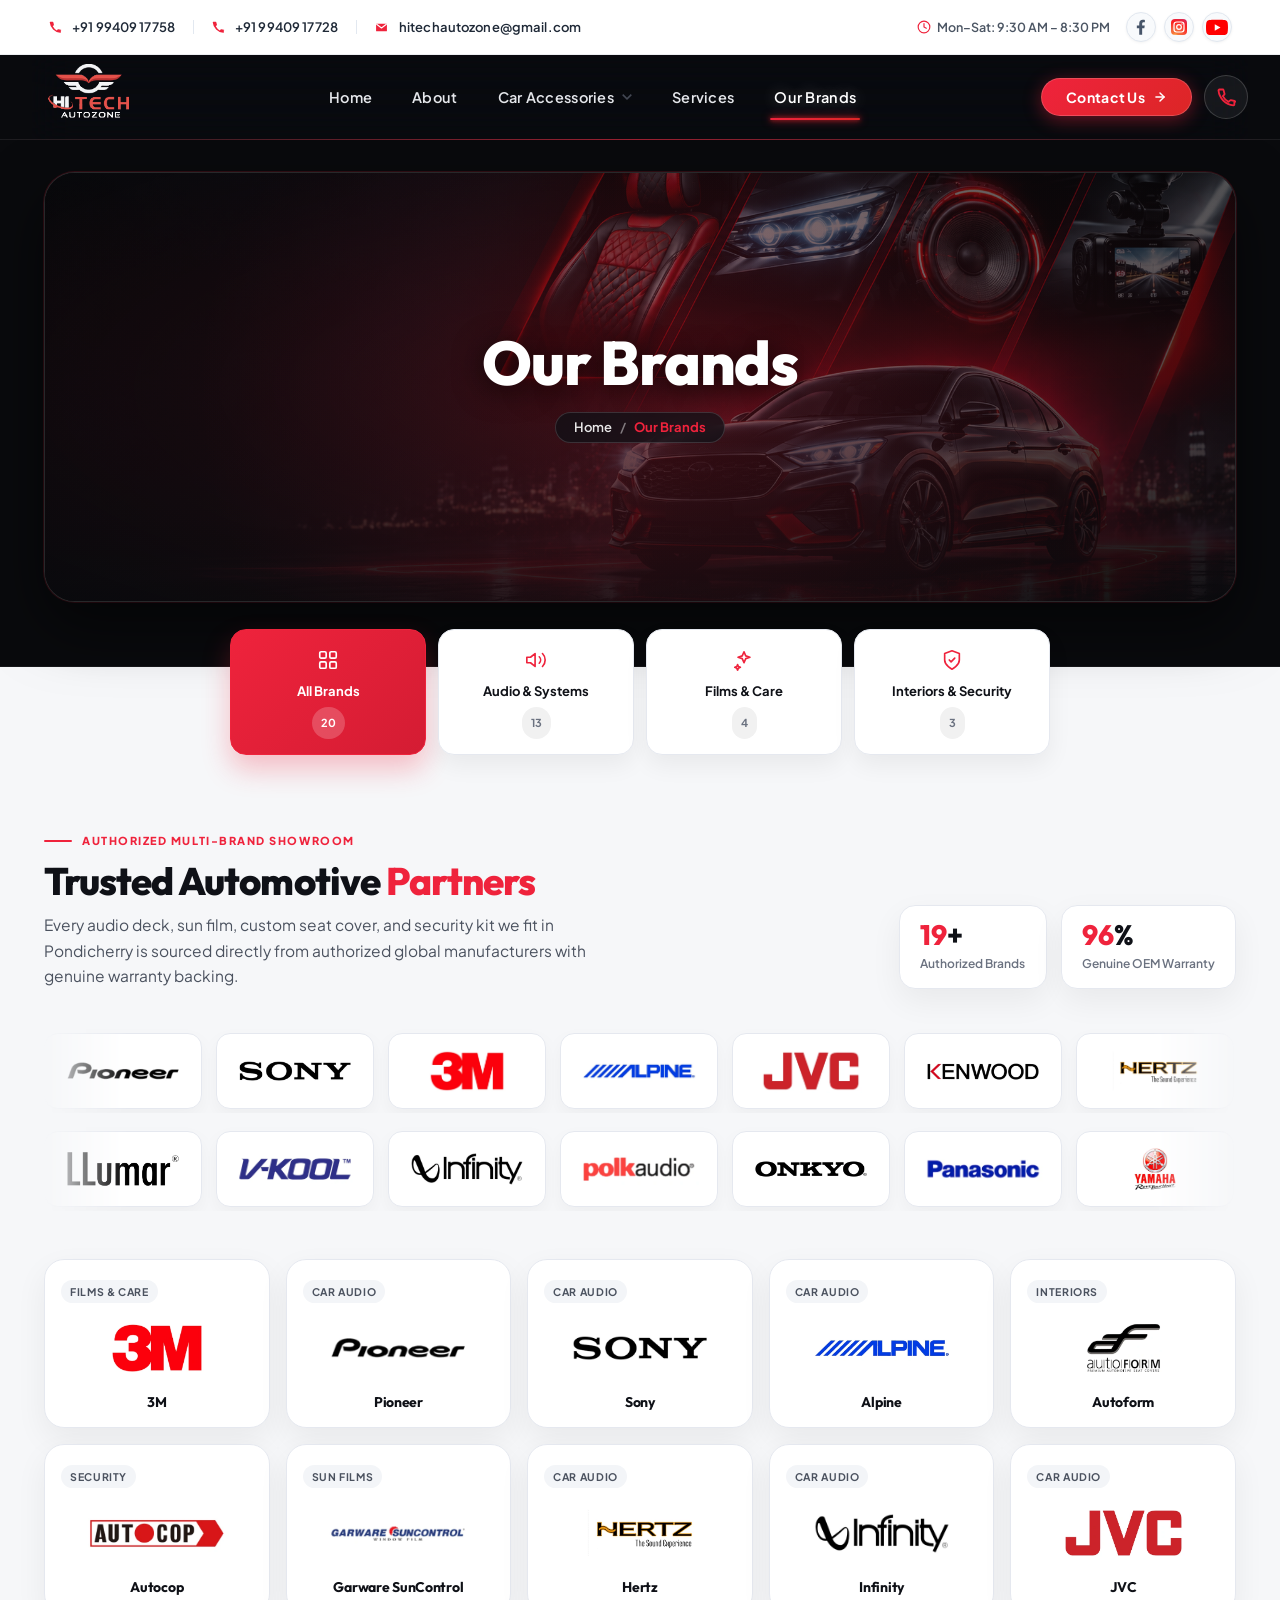
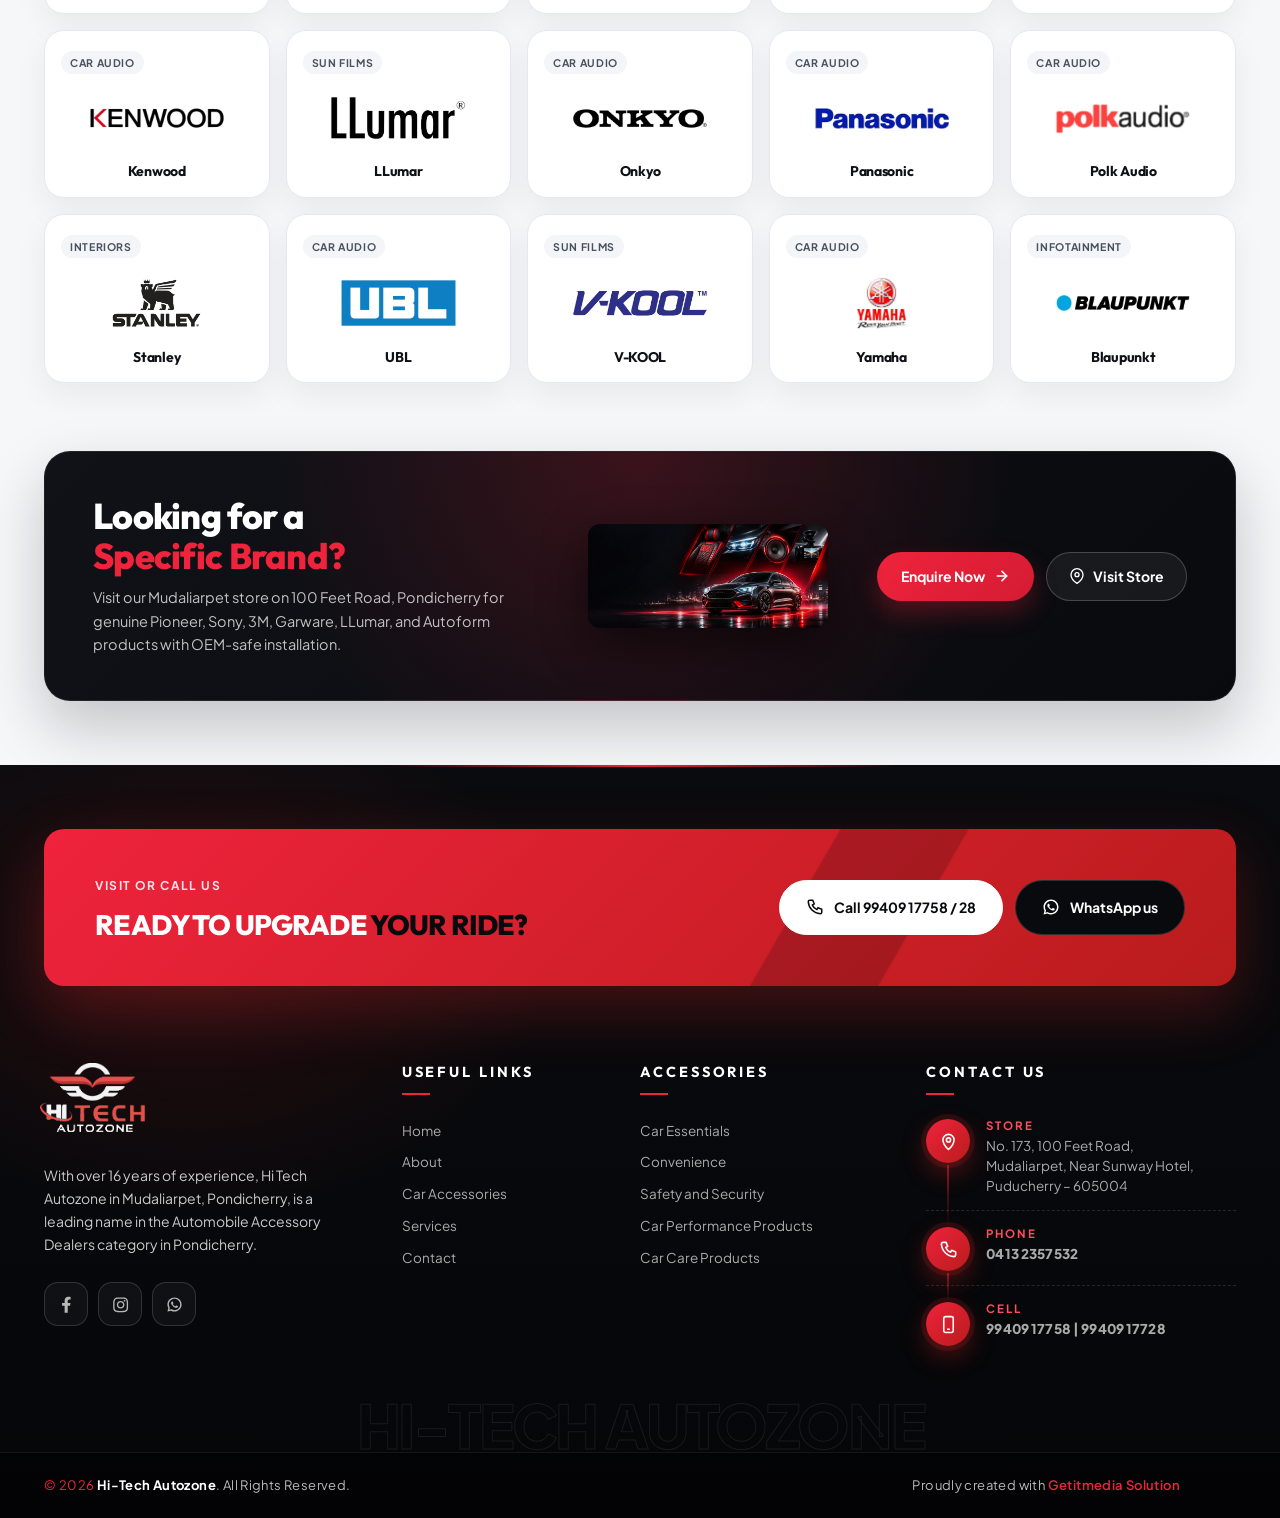
<file: brands.html>
<!doctype html>
<html lang="en">


<head>
  <meta charset="utf-8">
  <title>Our Brands | Hi-Tech Autozone Pondicherry</title>
  <meta name="description" content="Trusted Car Accessory Brands at Hi-Tech Autozone Pondicherry &ndash; Authorized partner for Pioneer, Sony, Blaupunkt, 3M, Garware, LLumar, V-KOOL, Autoform, Stanley and more.">
  <meta name="viewport" content="width=device-width, initial-scale=1">
  <link rel="shortcut icon" type="image/x-icon" href="assets/img/favicon.ico?v=2">
  <link rel="icon" type="image/png" sizes="32x32" href="assets/img/favicon-32x32.png?v=2">
  <link rel="icon" type="image/png" sizes="16x16" href="assets/img/favicon-16x16.png?v=2">
  <link rel="apple-touch-icon" sizes="180x180" href="assets/img/apple-touch-icon.png?v=2">
    
  <!-- ======= All CSS Plugins here ======== -->
  <link rel="stylesheet" href="assets/css/plugins/swiper-bundle.min.css">
  <link rel="stylesheet" href="assets/css/plugins/glightbox.min.css">
  <link rel="preconnect" href="https://fonts.googleapis.com">
  <link rel="preconnect" href="https://fonts.gstatic.com" crossorigin>
  <link href="https://fonts.googleapis.com/css2?family=Archivo:wdth,wght@62..125,100..900&family=Outfit:wght@500;600;700;800;900&family=Plus+Jakarta+Sans:wght@400;500;600;700;800&display=swap" rel="stylesheet">

  <!-- Plugin css -->
  <link rel="stylesheet" href="assets/css/vendor/bootstrap.min.css">

  <!-- Custom Style CSS -->
  <link rel="stylesheet" href="assets/css/style.css">
  <link rel="stylesheet" href="assets/css/main.css">
  <link rel="stylesheet" href="assets/css/premium-2026.css?v=30">
  <link rel="stylesheet" href="assets/css/redesign-2026.css?v=26">
  <link rel="stylesheet" href="assets/css/brands-2026.css?v=5">

</head>

<body class="brands-page">

    <!-- Start preloader -->
    <div id="preloader">
        <div id="ctn-preloader" class="ctn-preloader">
            <div class="animation-preloader">
                <div class="spinner"></div>
                <div class="txt-loading">
                    <span data-text-preloader="L" class="letters-loading">
                        L
                    </span>
                    
                    <span data-text-preloader="O" class="letters-loading">
                        O
                    </span>
                    
                    <span data-text-preloader="A" class="letters-loading">
                        A
                    </span>
                    
                    <span data-text-preloader="D" class="letters-loading">
                        D
                    </span>
                    
                    <span data-text-preloader="I" class="letters-loading">
                        I
                    </span>
                    
                    <span data-text-preloader="N" class="letters-loading">
                        N
                    </span>
                    
                    <span data-text-preloader="G" class="letters-loading">
                        G
                    </span>
                </div>
            </div>	

            <div class="loader-section section-left"></div>
            <div class="loader-section section-right"></div>
        </div>
    </div>
    <!-- End preloader -->
    
    <!-- Start header area -->
     <header class="header__section">
        <div class="header__topbar">
            <div class="container-fluid">
                <div class="header__topbar--inner d-flex align-items-center justify-content-between">
                                        <ul class="header__topbar--info d-none d-lg-flex align-items-center">
                        <li class="header__info--list">
                            <a class="header__info--link" href="tel:9940917758" title="Call +91 99409 17758">
                                <svg class="hz-top-ico" width="14" height="14" viewBox="0 0 24 24" fill="none" xmlns="http://www.w3.org/2000/svg">
                                    <path d="M22 16.92V21a1 1 0 0 1-1.09 1A19.91 19.91 0 0 1 3 4.09 1 1 0 0 1 4 3h4.09a1 1 0 0 1 1 .75l1.1 4.42a1 1 0 0 1-.29.95L8.21 10.91a16 16 0 0 0 6.88 6.88l1.79-1.79a1 1 0 0 1 .95-.29l4.42 1.1a1 1 0 0 1 .75 1z" fill="#EF233C"/>
                                </svg>
                                <span>+91 99409 17758</span>
                            </a>
                        </li>
                        <li class="header__info--list">
                            <a class="header__info--link" href="tel:9940917728" title="Call +91 99409 17728">
                                <svg class="hz-top-ico" width="14" height="14" viewBox="0 0 24 24" fill="none" xmlns="http://www.w3.org/2000/svg">
                                    <path d="M22 16.92V21a1 1 0 0 1-1.09 1A19.91 19.91 0 0 1 3 4.09 1 1 0 0 1 4 3h4.09a1 1 0 0 1 1 .75l1.1 4.42a1 1 0 0 1-.29.95L8.21 10.91a16 16 0 0 0 6.88 6.88l1.79-1.79a1 1 0 0 1 .95-.29l4.42 1.1a1 1 0 0 1 .75 1z" fill="#EF233C"/>
                                </svg>
                                <span>+91 99409 17728</span>
                            </a>
                        </li>
                        <li class="header__info--list">
                            <a class="header__info--link" href="mailto:hitechautozone@gmail.com" title="Email Hi-Tech Autozone">
                                <svg class="hz-top-ico" width="15" height="13" viewBox="0 0 24 24" fill="none" xmlns="http://www.w3.org/2000/svg">
                                    <path d="M3 5h18a1 1 0 0 1 1 1v12a1 1 0 0 1-1 1H3a1 1 0 0 1-1-1V6a1 1 0 0 1 1-1z" fill="#EF233C"/>
                                    <path d="M3 6l9 7 9-7" stroke="#FFFFFF" stroke-width="2" stroke-linecap="round" stroke-linejoin="round"/>
                                </svg>
                                <span>hitechautozone@gmail.com</span>
                            </a>
                        </li>
                    </ul>
                    <div class="header__top--right d-flex align-items-center">
                        <span class="hz-top-hours d-none d-xl-inline-flex">
                            <svg width="14" height="14" viewBox="0 0 24 24" fill="none" stroke="#EF233C" stroke-width="2" stroke-linecap="round" stroke-linejoin="round"><circle cx="12" cy="12" r="10"/><polyline points="12 6 12 12 16 14"/></svg>
                            Mon&ndash;Sat: 9:30 AM &ndash; 8:30 PM
                        </span>
                        <ul class="social__share d-flex align-items-center">
                            <li class="social__share--list">
                                <a class="social__share--icon" target="_blank" rel="noopener noreferrer" href="https://www.facebook.com/p/Hitechautozone-pondicherry-100066912985114/" aria-label="Facebook">
                                    <svg width="10" height="16" viewBox="0 0 9 15" fill="none" xmlns="http://www.w3.org/2000/svg" aria-hidden="true">
                                        <path d="M7.62891 8.625L8.01172 6.10938H5.57812V4.46875C5.57812 3.75781 5.90625 3.10156 7 3.10156H8.12109V0.941406C8.12109 0.941406 7.10938 0.75 6.15234 0.75C4.15625 0.75 2.84375 1.98047 2.84375 4.16797V6.10938H0.601562V8.625H2.84375V14.75H5.57812V8.625H7.62891Z" fill="#475569"/>
                                    </svg>
                                </a>
                            </li>
                            <li class="social__share--list">
                                <a class="social__share--icon" target="_blank" rel="noopener noreferrer" href="https://www.instagram.com/hitechautozone_pondicherry/" aria-label="Instagram">
                                    <svg width="16" height="16" viewBox="0 0 24 24" fill="none" xmlns="http://www.w3.org/2000/svg" aria-hidden="true">
                                        <defs>
                                            <radialGradient id="hz-ig-badge-grad" cx="25%" cy="108%" r="140%">
                                                <stop offset="0%" stop-color="#FFDC80"/>
                                                <stop offset="15%" stop-color="#F77737"/>
                                                <stop offset="35%" stop-color="#F56040"/>
                                                <stop offset="65%" stop-color="#FD1D1D"/>
                                                <stop offset="100%" stop-color="#C13584"/>
                                            </radialGradient>
                                        </defs>
                                        <rect width="24" height="24" rx="6" fill="url(#hz-ig-badge-grad)"/>
                                        <rect x="4.5" y="4.5" width="15" height="15" rx="4" stroke="#FFFFFF" stroke-width="1.8"/>
                                        <circle cx="12" cy="12" r="3.5" stroke="#FFFFFF" stroke-width="1.8"/>
                                        <circle cx="16.5" cy="7.5" r="1" fill="#FFFFFF"/>
                                    </svg>
                                </a>
                            </li>
                            <li class="social__share--list">
                                <a class="social__share--icon" target="_blank" rel="noopener noreferrer" href="https://www.youtube.com/@hi-techautozone2502" aria-label="YouTube">
                                    <svg width="22" height="16" viewBox="0 0 24 17" fill="none" xmlns="http://www.w3.org/2000/svg" aria-hidden="true">
                                        <path fill-rule="evenodd" clip-rule="evenodd" d="M23.498 3.186a3.016 3.016 0 0 0-2.122-2.136C19.505.5 12 .5 12 .5s-7.505 0-9.377.55A3.016 3.016 0 0 0 .502 3.186C0 5.07 0 9 0 9s0 3.93.502 5.814a3.016 3.016 0 0 0 2.122 2.136c1.871.55 9.376.55 9.376.55s7.505 0 9.377-.55a3.015 3.015 0 0 0 2.122-2.136C24 12.93 24 9 24 9s0-3.93-.502-5.814z" fill="#FF0000"/>
                                        <path d="M9.545 12.568V5.432L15.818 9l-6.273 3.568z" fill="#FFFFFF"/>
                                    </svg>
                                </a>
                            </li>
                        </ul>
                    </div>
                </div>
            </div>
        </div>
        <div class="main__header header__sticky">
            <div class="container-fluid">
                <div class="main__header--inner position__relative d-flex justify-content-between align-items-center">
                    <div class="offcanvas__header--menu__open d-lg-none">
                        <a class="offcanvas__header--menu__open--btn" href="javascript:void(0)" data-offcanvas>
                            <svg xmlns="http://www.w3.org/2000/svg" class="ionicon offcanvas__header--menu__open--svg" viewBox="0 0 512 512"><path fill="currentColor" stroke="currentColor" stroke-linecap="round" stroke-miterlimit="10" stroke-width="32" d="M80 160h352M80 256h352M80 352h352"/></svg>
                            <span class="visually-hidden">Offcanvas Menu Open</span>
                        </a>
                    </div>
                    <div class="main__logo">
                        <h1 class="main__logo--title m-0"><a class="main__logo--link" href="index.html"><img class="main__logo--img" src="assets/img/logo/hi-go-light.png" alt="Hi-Tech Autozone" width="180" height="90"></a></h1>
                    </div>
                    <div class="header__menu style3 d-none d-lg-block">
                        <nav class="header__menu--navigation">
                            <ul class="header__menu--wrapper d-flex align-items-center">
                                <li class="header__menu--items">
                                    <a class="header__menu--link" href="index.html">Home</a>
                                </li>
                                <li class="header__menu--items">
                                    <a class="header__menu--link " href="about.html">About</a>
                                </li>
                                <li class="header__menu--items">
                                    <a class="header__menu--link " href="caressentials.html">
                                        Car Accessories
                                        <svg class="menu__arrowdown--icon" xmlns="http://www.w3.org/2000/svg" width="10" height="6" viewBox="0 0 12 7.41">
                                            <path d="M16.59,8.59,12,13.17,7.41,8.59,6,10l6,6,6-6Z" transform="translate(-6 -8.59)" fill="currentColor"/>
                                        </svg>
                                    </a>
                                    <ul class="header__sub--menu">
                                        <li class="header__sub--menu__items"><a href="caressentials.html" class="header__sub--menu__link ">CAR ESSENTIALS</a></li>
                                        <li class="header__sub--menu__items"><a href="convenience.html" class="header__sub--menu__link ">CONVENIENCE</a></li>
                                        <li class="header__sub--menu__items"><a href="safetysecurity.html" class="header__sub--menu__link ">SAFETY AND SECURITY</a></li>
                                        <li class="header__sub--menu__items"><a href="carstyle.html" class="header__sub--menu__link ">CAR STYLES</a></li>
                                        <li class="header__sub--menu__items"><a href="carperformance.html" class="header__sub--menu__link ">CAR PERFORMANCE PRODUCT</a></li>
                                        <li class="header__sub--menu__items"><a href="carcareproduct.html" class="header__sub--menu__link ">CAR CARE PRODUCT</a></li>
                                    </ul>
                                </li>
                                <li class="header__menu--items">
                                    <a class="header__menu--link " href="blog.html">Services</a>
                                </li>
                                <li class="header__menu--items">
                                    <a class="header__menu--link active" href="brands.html">Our Brands</a>
                                </li>
                            </ul>
                        </nav>
                    </div>
                    <div class="header__actions d-flex align-items-center">
                        <a class="hz-nav-contact-btn d-none d-sm-inline-flex" href="contact.html">
                            <span>Contact Us</span>
                            <svg width="14" height="14" viewBox="0 0 24 24" fill="none" stroke="currentColor" stroke-width="2.5" stroke-linecap="round" stroke-linejoin="round"><line x1="5" y1="12" x2="19" y2="12"/><polyline points="12 5 19 12 12 19"/></svg>
                        </a>
                        <a class="hz-nav-phone-btn" href="tel:9940917758" aria-label="Call Hi-Tech Autozone" title="Call 99409 17758">
                            <svg width="20" height="20" viewBox="0 0 24 24" fill="none" xmlns="http://www.w3.org/2000/svg">
                                <path d="M22 16.92V21a1 1 0 0 1-1.09 1A19.91 19.91 0 0 1 3 4.09 1 1 0 0 1 4 3h4.09a1 1 0 0 1 1 .75l1.1 4.42a1 1 0 0 1-.29.95L8.21 10.91a16 16 0 0 0 6.88 6.88l1.79-1.79a1 1 0 0 1 .95-.29l4.42 1.1a1 1 0 0 1 .75 1z" stroke="#EF233C" stroke-width="2.2" stroke-linecap="round" stroke-linejoin="round"/>
                            </svg>
                        </a>
                    </div>
                </div>
            </div>
        </div>
        <!-- Start Offcanvas header menu -->
        <div class="offcanvas__header" role="dialog" aria-modal="true" aria-label="Mobile Navigation">
            <div class="offcanvas__inner">
                <div class="offcanvas__logo">
                    <a class="offcanvas__logo_link" href="index.html">
                        <img src="assets/img/logo/hi-go-light.png" alt="Hi-Tech Autozone" width="144" height="72">
                    </a>
                    <button class="offcanvas__close--btn" type="button" data-offcanvas aria-label="Close navigation menu">
                        <svg width="18" height="18" viewBox="0 0 24 24" fill="none" stroke="currentColor" stroke-width="2.2" stroke-linecap="round" stroke-linejoin="round" aria-hidden="true">
                            <line x1="18" y1="6" x2="6" y2="18"/>
                            <line x1="6" y1="6" x2="18" y2="18"/>
                        </svg>
                    </button>
                </div>

                <nav class="offcanvas__menu" aria-label="Primary Mobile Navigation">
                    <ul class="offcanvas__menu_ul">
                        <li class="offcanvas__menu_li">
                            <a class="offcanvas__menu_item" href="index.html">Home</a>
                        </li>
                        <li class="offcanvas__menu_li">
                            <a class="offcanvas__menu_item" href="about.html">About Us</a>
                        </li>
                        <li class="offcanvas__menu_li hz-drawer__has-sub">
                            <a class="offcanvas__menu_item" href="caressentials.html">Car Accessories</a>
                            <ul class="offcanvas__sub_menu">
                                <li class="offcanvas__sub_menu_li"><a href="caressentials.html" class="offcanvas__sub_menu_item">Car Essentials</a></li>
                                <li class="offcanvas__sub_menu_li"><a href="convenience.html" class="offcanvas__sub_menu_item">Convenience</a></li>
                                <li class="offcanvas__sub_menu_li"><a href="safetysecurity.html" class="offcanvas__sub_menu_item">Safety &amp; Security</a></li>
                                <li class="offcanvas__sub_menu_li"><a href="carstyle.html" class="offcanvas__sub_menu_item">Car Styles</a></li>
                                <li class="offcanvas__sub_menu_li"><a href="carperformance.html" class="offcanvas__sub_menu_item">Car Performance</a></li>
                                <li class="offcanvas__sub_menu_li"><a href="carcareproduct.html" class="offcanvas__sub_menu_item">Car Care Products</a></li>
                            </ul>
                        </li>
                        <li class="offcanvas__menu_li">
                            <a class="offcanvas__menu_item" href="blog.html">Services</a>
                        </li>
                        <li class="offcanvas__menu_li">
                            <a class="offcanvas__menu_item" href="brands.html">Our Brands</a>
                        </li>
                        <li class="offcanvas__menu_li">
                            <a class="offcanvas__menu_item" href="contact.html">Contact</a>
                        </li>
                    </ul>
                </nav>

                <div class="hz-drawer__foot">
                    <div class="hz-drawer__ctas">
                        <a class="hz-drawer__cta hz-drawer__cta--call" href="tel:9940917758">
                            <svg width="16" height="16" viewBox="0 0 24 24" fill="none" stroke="currentColor" stroke-width="2.2" stroke-linecap="round" stroke-linejoin="round" aria-hidden="true"><path d="M22 16.92v3a2 2 0 0 1-2.18 2 19.79 19.79 0 0 1-8.63-3.07 19.5 19.5 0 0 1-6-6 19.79 19.79 0 0 1-3.07-8.67A2 2 0 0 1 4.11 2h3a2 2 0 0 1 2 1.72 12.84 12.84 0 0 0 .7 2.81 2 2 0 0 1-.45 2.11L8.09 9.91a16 16 0 0 0 6 6l1.27-1.27a2 2 0 0 1 2.11-.45 12.84 12.84 0 0 0 2.81.7A2 2 0 0 1 22 16.92z"/></svg>
                            <span>Call Us</span>
                        </a>
                        <a class="hz-drawer__cta hz-drawer__cta--wa" target="_blank" rel="noopener noreferrer" href="https://wa.me/919940917758?text=Hello%20Hi-Tech%20Autozone,%20I%20would%20like%20to%20enquire%20about%20car%20accessories.">
                            <svg width="16" height="16" viewBox="0 0 32 32" fill="currentColor" aria-hidden="true"><path d="M16.001 2.667c-7.364 0-13.333 5.969-13.333 13.333 0 2.367.62 4.642 1.802 6.662L2.667 29.333l6.86-1.785a13.24 13.24 0 0 0 6.474 1.707h.001C23.365 29.255 29.333 23.285 29.333 16c0-7.364-5.969-13.333-13.333-13.333zm0 24a10.66 10.66 0 0 1-5.409-1.493l-.388-.231-4.073 1.06 1.087-3.974-.251-.41a10.613 10.613 0 0 1-1.618-5.656c0-5.891 4.776-10.667 10.667-10.667S26.667 10.109 26.667 16s-4.776 10.667-10.666 10.667z"/></svg>
                            <span>WhatsApp</span>
                        </a>
                    </div>
                    <div class="hz-drawer__hours">Mon–Sat &bull; 9:30 AM – 8:30 PM</div>
                </div>
            </div>
        </div>
        <!-- End Offcanvas header menu -->

        <!-- Start Offcanvas stikcy toolbar -->

        <!-- End Offcanvas stikcy toolbar -->

        <!-- Start offCanvas minicart -->
  
        <!-- End offCanvas minicart -->

        <!-- Start serch box area -->

        <!-- End serch box area -->
        
    </header>
    <!-- End header area -->

    <main class="main__content_wrapper">

        <!-- ==================== 01 CINEMATIC FLOATING BRANDS HERO CARD ==================== -->
        <section class="br-hero-wrap">
            <div class="container">
                <div class="br-hero-card" data-reveal="up">
                    <div class="br-hero-card__overlay"></div>
                    <div class="br-hero-card__content">
                        <h1 class="br-hero-card__title">Our Brands</h1>
                        <ul class="br-hero-breadcrumb" aria-label="Breadcrumb">
                            <li><a href="index.html">Home</a></li>
                            <li class="br-crumb-sep" aria-hidden="true">/</li>
                            <li class="br-crumb-current">Our Brands</li>
                        </ul>
                    </div>
                </div>
            </div>
        </section>

        <!-- ==================== 02 INTERACTIVE 4-TILE BRAND CATEGORY SELECTOR ==================== -->
        <nav class="br-cat-band" aria-label="Brand Category Filter">
            <div class="container">
                <div class="br-cat-grid" role="tablist" aria-label="Filter automotive brands by specialty">
                    <button type="button" class="br-cat-tile is-active" data-filter="all" aria-pressed="true">
                        <span class="br-cat-tile__icon" aria-hidden="true">
                            <svg viewBox="0 0 24 24" fill="none" stroke-width="1.8" stroke-linecap="round" stroke-linejoin="round"><rect x="3" y="3" width="7" height="7" rx="1.5"/><rect x="14" y="3" width="7" height="7" rx="1.5"/><rect x="3" y="14" width="7" height="7" rx="1.5"/><rect x="14" y="14" width="7" height="7" rx="1.5"/></svg>
                        </span>
                        <span class="br-cat-tile__label">All Brands</span>
                        <span class="br-cat-tile__count">20</span>
                    </button>

                    <button type="button" class="br-cat-tile" data-filter="audio" aria-pressed="false">
                        <span class="br-cat-tile__icon" aria-hidden="true">
                            <svg viewBox="0 0 24 24" fill="none" stroke-width="1.8" stroke-linecap="round" stroke-linejoin="round"><polygon points="11 5 6 9 2 9 2 15 6 15 11 19 11 5"/><path d="M15.54 8.46a5 5 0 0 1 0 7.07"/><path d="M19.07 4.93a10 10 0 0 1 0 14.14"/></svg>
                        </span>
                        <span class="br-cat-tile__label">Audio &amp; Systems</span>
                        <span class="br-cat-tile__count">13</span>
                    </button>

                    <button type="button" class="br-cat-tile" data-filter="films" aria-pressed="false">
                        <span class="br-cat-tile__icon" aria-hidden="true">
                            <svg viewBox="0 0 24 24" fill="none" stroke-width="1.8" stroke-linecap="round" stroke-linejoin="round"><path d="M12 3l1.9 4.5L18.5 9l-4.6 1.5L12 15l-1.9-4.5L5.5 9l4.6-1.5z"/><path d="M5 17l.9 2.1L8 20l-2.1.9L5 23l-.9-2.1L2 20l2.1-.9z"/></svg>
                        </span>
                        <span class="br-cat-tile__label">Films &amp; Care</span>
                        <span class="br-cat-tile__count">4</span>
                    </button>

                    <button type="button" class="br-cat-tile" data-filter="interiors" aria-pressed="false">
                        <span class="br-cat-tile__icon" aria-hidden="true">
                            <svg viewBox="0 0 24 24" fill="none" stroke-width="1.8" stroke-linecap="round" stroke-linejoin="round"><path d="M12 22s8-4 8-10V5l-8-3-8 3v7c0 6 8 10 8 10z"/><path d="m9 12 2 2 4-4"/></svg>
                        </span>
                        <span class="br-cat-tile__label">Interiors &amp; Security</span>
                        <span class="br-cat-tile__count">3</span>
                    </button>
                </div>
            </div>
        </nav>

        <!-- ==================== 03 AUTHORIZED INTRO + LIVE ANIMATED STATS ==================== -->
        <section class="br-intro">
            <div class="container">
                <div class="br-intro__head" data-reveal="up">
                    <div>
                        <span class="br-eyebrow-line">Authorized Multi-Brand Showroom</span>
                        <h2 class="br-intro__title">Trusted Automotive <span>Partners</span></h2>
                        <p class="br-intro__desc">Every audio deck, sun film, custom seat cover, and security kit we fit in Pondicherry is sourced directly from authorized global manufacturers with genuine warranty backing.</p>
                    </div>

                    <div class="br-stats-row">
                        <div class="br-stat-pill">
                            <div class="br-stat-pill__num"><span class="js-br-count" data-target="20">0</span>+</div>
                            <div class="br-stat-pill__label">Authorized Brands</div>
                        </div>
                        <div class="br-stat-pill">
                            <div class="br-stat-pill__num"><span class="js-br-count" data-target="100">0</span>%</div>
                            <div class="br-stat-pill__label">Genuine OEM Warranty</div>
                        </div>
                    </div>
                </div>
            </div>
        </section>

        <!-- ==================== 04 DUAL COUNTER-SCROLLING BRAND MARQUEE ==================== -->
        <section class="br-ribbon" aria-label="Featured Brand Marquee">
            <div class="container">
                <div class="br-ribbon__stack" data-reveal="up">
                    <!-- Track 1: Scrolls Left -->
                    <div class="br-ribbon__viewport">
                        <div class="br-ribbon__track br-ribbon__track--left">
                            <div class="br-ribbon__group">
                                <div class="br-rail-tile"><img src="assets/img/brand/trim/pioneer1.webp" alt="Pioneer"></div>
                                <div class="br-rail-tile"><img src="assets/img/brand/trim/sony1.webp" alt="Sony"></div>
                                <div class="br-rail-tile"><img src="assets/img/brand/trim/3m1.webp" alt="3M"></div>
                                <div class="br-rail-tile"><img src="assets/img/brand/trim/alpine1.webp" alt="Alpine"></div>
                                <div class="br-rail-tile"><img src="assets/img/brand/trim/jvc1.webp" alt="JVC"></div>
                                <div class="br-rail-tile"><img src="assets/img/brand/trim/kenwood.webp" alt="Kenwood"></div>
                                <div class="br-rail-tile"><img src="assets/img/brand/trim/hertz-1.webp" alt="Hertz"></div>
                                <div class="br-rail-tile"><img src="assets/img/brand/trim/bla1.webp" alt="Blaupunkt"></div>
                                <div class="br-rail-tile"><img src="assets/img/brand/trim/auto1-1.webp" alt="Autoform"></div>
                                <div class="br-rail-tile"><img src="assets/img/brand/trim/garewar.webp" alt="Garware SunControl"></div>
                            </div>
                            <div class="br-ribbon__group" aria-hidden="true">
                                <div class="br-rail-tile"><img src="assets/img/brand/trim/pioneer1.webp" alt=""></div>
                                <div class="br-rail-tile"><img src="assets/img/brand/trim/sony1.webp" alt=""></div>
                                <div class="br-rail-tile"><img src="assets/img/brand/trim/3m1.webp" alt=""></div>
                                <div class="br-rail-tile"><img src="assets/img/brand/trim/alpine1.webp" alt=""></div>
                                <div class="br-rail-tile"><img src="assets/img/brand/trim/jvc1.webp" alt=""></div>
                                <div class="br-rail-tile"><img src="assets/img/brand/trim/kenwood.webp" alt=""></div>
                                <div class="br-rail-tile"><img src="assets/img/brand/trim/hertz-1.webp" alt=""></div>
                                <div class="br-rail-tile"><img src="assets/img/brand/trim/bla1.webp" alt=""></div>
                                <div class="br-rail-tile"><img src="assets/img/brand/trim/auto1-1.webp" alt=""></div>
                                <div class="br-rail-tile"><img src="assets/img/brand/trim/garewar.webp" alt=""></div>
                            </div>
                        </div>
                    </div>

                    <!-- Track 2: Scrolls Right -->
                    <div class="br-ribbon__viewport">
                        <div class="br-ribbon__track br-ribbon__track--right">
                            <div class="br-ribbon__group">
                                <div class="br-rail-tile"><img src="assets/img/brand/trim/llmar1.webp" alt="LLumar"></div>
                                <div class="br-rail-tile"><img src="assets/img/brand/trim/vkool1.webp" alt="V-KOOL"></div>
                                <div class="br-rail-tile"><img src="assets/img/brand/trim/infinity1.webp" alt="Infinity"></div>
                                <div class="br-rail-tile"><img src="assets/img/brand/trim/polk1.webp" alt="Polk Audio"></div>
                                <div class="br-rail-tile"><img src="assets/img/brand/trim/onkya1.webp" alt="Onkyo"></div>
                                <div class="br-rail-tile"><img src="assets/img/brand/trim/panasonic1.webp" alt="Panasonic"></div>
                                <div class="br-rail-tile"><img src="assets/img/brand/trim/yamaha-1.webp" alt="Yamaha"></div>
                                <div class="br-rail-tile"><img src="assets/img/brand/trim/staney1.webp" alt="Stanley"></div>
                                <div class="br-rail-tile"><img src="assets/img/brand/trim/auto1.webp" alt="Autocop"></div>
                                <div class="br-rail-tile"><img src="assets/img/brand/trim/ubl1-1.webp" alt="UBL"></div>
                            </div>
                            <div class="br-ribbon__group" aria-hidden="true">
                                <div class="br-rail-tile"><img src="assets/img/brand/trim/llmar1.webp" alt=""></div>
                                <div class="br-rail-tile"><img src="assets/img/brand/trim/vkool1.webp" alt=""></div>
                                <div class="br-rail-tile"><img src="assets/img/brand/trim/infinity1.webp" alt=""></div>
                                <div class="br-rail-tile"><img src="assets/img/brand/trim/polk1.webp" alt=""></div>
                                <div class="br-rail-tile"><img src="assets/img/brand/trim/onkya1.webp" alt=""></div>
                                <div class="br-rail-tile"><img src="assets/img/brand/trim/panasonic1.webp" alt=""></div>
                                <div class="br-rail-tile"><img src="assets/img/brand/trim/yamaha-1.webp" alt=""></div>
                                <div class="br-rail-tile"><img src="assets/img/brand/trim/staney1.webp" alt=""></div>
                                <div class="br-rail-tile"><img src="assets/img/brand/trim/auto1.webp" alt=""></div>
                                <div class="br-rail-tile"><img src="assets/img/brand/trim/ubl1-1.webp" alt=""></div>
                            </div>
                        </div>
                    </div>
                </div>
            </div>
        </section>

        <!-- ==================== 05 FILTERABLE STAGGERED 20-BRAND WALL ==================== -->
        <section class="br-wall" id="br-wall">
            <div class="container">
                <div class="br-filter-status" id="brFilterStatus" hidden>
                    <p class="br-filter-status__text">Showing Category: <span id="brFilterName">All Brands</span></p>
                    <button type="button" class="br-filter-reset" id="brFilterReset">Show All 20 Brands</button>
                </div>

                <div class="br-grid">
                    <article class="br-card" style="--stagger:0" data-cat="films" data-reveal="scale">
                        <span class="br-card__tag">Films &amp; Care</span>
                        <div class="br-card__logo"><img src="assets/img/brand/trim/3m1.webp" alt="3M Automotive" loading="lazy"></div>
                        <h3 class="br-card__name">3M</h3>
                    </article>

                    <article class="br-card" style="--stagger:1" data-cat="audio" data-reveal="scale">
                        <span class="br-card__tag">Car Audio</span>
                        <div class="br-card__logo"><img src="assets/img/brand/trim/pioneer1.webp" alt="Pioneer Car Audio" loading="lazy"></div>
                        <h3 class="br-card__name">Pioneer</h3>
                    </article>

                    <article class="br-card" style="--stagger:2" data-cat="audio" data-reveal="scale">
                        <span class="br-card__tag">Car Audio</span>
                        <div class="br-card__logo"><img src="assets/img/brand/trim/sony1.webp" alt="Sony In-Car Entertainment" loading="lazy"></div>
                        <h3 class="br-card__name">Sony</h3>
                    </article>

                    <article class="br-card" style="--stagger:3" data-cat="audio" data-reveal="scale">
                        <span class="br-card__tag">Car Audio</span>
                        <div class="br-card__logo"><img src="assets/img/brand/trim/alpine1.webp" alt="Alpine Electronics" loading="lazy"></div>
                        <h3 class="br-card__name">Alpine</h3>
                    </article>

                    <article class="br-card" style="--stagger:4" data-cat="interiors" data-reveal="scale">
                        <span class="br-card__tag">Interiors</span>
                        <div class="br-card__logo"><img src="assets/img/brand/trim/auto1-1.webp" alt="Autoform Seat Covers" loading="lazy"></div>
                        <h3 class="br-card__name">Autoform</h3>
                    </article>

                    <article class="br-card" style="--stagger:5" data-cat="interiors" data-reveal="scale">
                        <span class="br-card__tag">Security</span>
                        <div class="br-card__logo"><img src="assets/img/brand/trim/auto1.webp" alt="Autocop Security Systems" loading="lazy"></div>
                        <h3 class="br-card__name">Autocop</h3>
                    </article>

                    <article class="br-card" style="--stagger:6" data-cat="films" data-reveal="scale">
                        <span class="br-card__tag">Sun Films</span>
                        <div class="br-card__logo"><img src="assets/img/brand/trim/garewar.webp" alt="Garware SunControl Film" loading="lazy"></div>
                        <h3 class="br-card__name">Garware SunControl</h3>
                    </article>

                    <article class="br-card" style="--stagger:7" data-cat="audio" data-reveal="scale">
                        <span class="br-card__tag">Car Audio</span>
                        <div class="br-card__logo"><img src="assets/img/brand/trim/hertz-1.webp" alt="Hertz Audio" loading="lazy"></div>
                        <h3 class="br-card__name">Hertz</h3>
                    </article>

                    <article class="br-card" style="--stagger:8" data-cat="audio" data-reveal="scale">
                        <span class="br-card__tag">Car Audio</span>
                        <div class="br-card__logo"><img src="assets/img/brand/trim/infinity1.webp" alt="Infinity Audio" loading="lazy"></div>
                        <h3 class="br-card__name">Infinity</h3>
                    </article>

                    <article class="br-card" style="--stagger:9" data-cat="audio" data-reveal="scale">
                        <span class="br-card__tag">Car Audio</span>
                        <div class="br-card__logo"><img src="assets/img/brand/trim/jvc1.webp" alt="JVC Multimedia" loading="lazy"></div>
                        <h3 class="br-card__name">JVC</h3>
                    </article>

                    <article class="br-card" style="--stagger:10" data-cat="audio" data-reveal="scale">
                        <span class="br-card__tag">Car Audio</span>
                        <div class="br-card__logo"><img src="assets/img/brand/trim/kenwood.webp" alt="Kenwood Car Stereo" loading="lazy"></div>
                        <h3 class="br-card__name">Kenwood</h3>
                    </article>

                    <article class="br-card" style="--stagger:11" data-cat="films" data-reveal="scale">
                        <span class="br-card__tag">Sun Films</span>
                        <div class="br-card__logo"><img src="assets/img/brand/trim/llmar1.webp" alt="LLumar Window Film" loading="lazy"></div>
                        <h3 class="br-card__name">LLumar</h3>
                    </article>

                    <article class="br-card" style="--stagger:12" data-cat="audio" data-reveal="scale">
                        <span class="br-card__tag">Car Audio</span>
                        <div class="br-card__logo"><img src="assets/img/brand/trim/onkya1.webp" alt="Onkyo Audio" loading="lazy"></div>
                        <h3 class="br-card__name">Onkyo</h3>
                    </article>

                    <article class="br-card" style="--stagger:13" data-cat="audio" data-reveal="scale">
                        <span class="br-card__tag">Car Audio</span>
                        <div class="br-card__logo"><img src="assets/img/brand/trim/panasonic1.webp" alt="Panasonic Automotive" loading="lazy"></div>
                        <h3 class="br-card__name">Panasonic</h3>
                    </article>

                    <article class="br-card" style="--stagger:14" data-cat="audio" data-reveal="scale">
                        <span class="br-card__tag">Car Audio</span>
                        <div class="br-card__logo"><img src="assets/img/brand/trim/polk1.webp" alt="Polk Audio Speakers" loading="lazy"></div>
                        <h3 class="br-card__name">Polk Audio</h3>
                    </article>

                    <article class="br-card" style="--stagger:15" data-cat="interiors" data-reveal="scale">
                        <span class="br-card__tag">Interiors</span>
                        <div class="br-card__logo"><img src="assets/img/brand/trim/staney1.webp" alt="Stanley Genuine Leather" loading="lazy"></div>
                        <h3 class="br-card__name">Stanley</h3>
                    </article>

                    <article class="br-card" style="--stagger:16" data-cat="audio" data-reveal="scale">
                        <span class="br-card__tag">Car Audio</span>
                        <div class="br-card__logo"><img src="assets/img/brand/trim/ubl1-1.webp" alt="UBL Car Audio" loading="lazy"></div>
                        <h3 class="br-card__name">UBL</h3>
                    </article>

                    <article class="br-card" style="--stagger:17" data-cat="films" data-reveal="scale">
                        <span class="br-card__tag">Sun Films</span>
                        <div class="br-card__logo"><img src="assets/img/brand/trim/vkool1.webp" alt="V-KOOL Automotive Film" loading="lazy"></div>
                        <h3 class="br-card__name">V-KOOL</h3>
                    </article>

                    <article class="br-card" style="--stagger:18" data-cat="audio" data-reveal="scale">
                        <span class="br-card__tag">Car Audio</span>
                        <div class="br-card__logo"><img src="assets/img/brand/trim/yamaha-1.webp" alt="Yamaha Sound" loading="lazy"></div>
                        <h3 class="br-card__name">Yamaha</h3>
                    </article>

                    <article class="br-card" style="--stagger:19" data-cat="audio" data-reveal="scale">
                        <span class="br-card__tag">Infotainment</span>
                        <div class="br-card__logo"><img src="assets/img/brand/trim/bla1.webp" alt="Blaupunkt Android Systems" loading="lazy"></div>
                        <h3 class="br-card__name">Blaupunkt</h3>
                    </article>
                </div>
            </div>
        </section>

        <!-- ==================== 06 DARK CENTER-CAR CTA BANNER ==================== -->
        <section class="br-banner-cta-section">
            <div class="container">
                <div class="br-banner-cta" data-reveal="up">
                    <div class="br-banner-cta__copy">
                        <h2 class="br-banner-cta__title">Looking for a <span>Specific Brand?</span></h2>
                        <p class="br-banner-cta__desc">Visit our Mudaliarpet store on 100 Feet Road, Pondicherry for genuine Pioneer, Sony, 3M, Garware, LLumar, and Autoform products with OEM-safe installation.</p>
                    </div>
                    <div class="br-banner-cta__car" aria-hidden="true">
                        <img src="assets/img/hero_sec/hero-slide-1.png" alt="">
                    </div>
                    <div class="br-banner-cta__actions">
                        <a class="br-btn-red" href="contact.html">
                            Enquire Now
                            <svg viewBox="0 0 24 24" fill="none" stroke="currentColor" stroke-width="2.4" stroke-linecap="round" stroke-linejoin="round" aria-hidden="true"><path d="M5 12h14"/><path d="m12 5 7 7-7 7"/></svg>
                        </a>
                        <a class="br-btn-dark-ghost" href="tel:+919940917758">
                            <svg viewBox="0 0 24 24" fill="none" stroke="currentColor" stroke-width="2" stroke-linecap="round" stroke-linejoin="round" aria-hidden="true"><path d="M21 10c0 7-9 13-9 13s-9-6-9-13a9 9 0 0 1 18 0z"/><circle cx="12" cy="10" r="3"/></svg>
                            Visit Store
                        </a>
                    </div>
                </div>
            </div>
        </section>

    </main>

    <!-- Start footer section -->
    <footer class="footer__section hz-foot">
        <div class="container">
            <div class="hz-foot__cta">
                <div>
                    <span class="hz-eyebrow">Visit or call us</span>
                    <h2>Ready to upgrade <em>your ride?</em></h2>
                </div>
                <div class="hz-foot__cta-actions">
                    <a class="hz-foot__btn hz-foot__btn--light" href="tel:+919940917758"><svg viewBox="0 0 24 24" aria-hidden="true"><path d="M5 3h4l2 5-2.5 1.5a11 11 0 0 0 6 6L16 13l5 2v4a2 2 0 0 1-2 2A17 17 0 0 1 3 5a2 2 0 0 1 2-2z"/></svg>Call 99409 17758 / 28</a>
                    <a class="hz-foot__btn" href="https://wa.me/919940917758" target="_blank" rel="noopener"><svg width="16" height="16" viewBox="0 0 32 32" fill="none" xmlns="http://www.w3.org/2000/svg">
  <path d="M16.001 2.667c-7.364 0-13.333 5.969-13.333 13.333 0 2.367.62 4.642 1.802 6.662L2.667 29.333l6.86-1.785a13.24 13.24 0 0 0 6.474 1.707h.001C23.365 29.255 29.333 23.285 29.333 16c0-7.364-5.969-13.333-13.333-13.333zm0 24a10.66 10.66 0 0 1-5.409-1.493l-.388-.231-4.073 1.06 1.087-3.974-.251-.41a10.613 10.613 0 0 1-1.618-5.656c0-5.891 4.776-10.667 10.667-10.667S26.667 10.109 26.667 16s-4.776 10.667-10.666 10.667zm5.865-7.865c-.319-.159-1.885-.93-2.178-1.037-.293-.107-.507-.159-.721.16s-.827 1.037-1.014 1.25c-.187.213-.373.24-.692.08-.319-.16-1.35-.498-2.571-1.59-.95-.848-1.591-1.893-1.778-2.213-.187-.32-.02-.494.14-.653.143-.143.319-.373.479-.56.16-.187.213-.32.32-.533.107-.213.053-.4-.027-.56-.08-.159-.721-1.733-.987-2.373-.26-.627-.527-.54-.721-.547l-.613-.013c-.213 0-.56.08-.853.4s-1.12 1.093-1.12 2.667 1.147 3.094 1.306 3.307c.159.213 2.26 3.453 5.48 4.84.767.33 1.364.528 1.83.674.768.244 1.464.21 2.014.127.615-.092 1.885-.77 2.15-1.514.266-.746.266-1.386.187-1.514-.08-.127-.292-.213-.612-.373z" fill="currentColor"/>
</svg>WhatsApp us</a>
                </div>
            </div>

            <div class="main__footer hz-foot__main">
                <div class="hz-foot__brand">
                    <a href="index.html" class="hz-foot__logo"><img src="assets/img/logo/hi-go-light.png" alt="Hi-Tech Autozone" loading="lazy"></a>
                    <p>With over 16 years of experience, Hi Tech Autozone in Mudaliarpet, Pondicherry, is a leading name in the Automobile Accessory Dealers category in Pondicherry.</p>
                    <ul class="hz-foot__social" role="list">
                        <li><a href="https://www.facebook.com/people/Hitechautozone-pondicherry/100066912985114/" target="_blank" rel="noopener" aria-label="Facebook"><svg width="11" height="17" viewBox="0 0 9 15" fill="none" xmlns="http://www.w3.org/2000/svg">
                                                <path d="M7.62891 8.625L8.01172 6.10938H5.57812V4.46875C5.57812 3.75781 5.90625 3.10156 7 3.10156H8.12109V0.941406C8.12109 0.941406 7.10938 0.75 6.15234 0.75C4.15625 0.75 2.84375 1.98047 2.84375 4.16797V6.10938H0.601562V8.625H2.84375V14.75H5.57812V8.625H7.62891Z" fill="currentColor"/>
                                            </svg></a></li>
                        <li><a href="https://www.instagram.com/hitechautozone_pondicherry/" target="_blank" rel="noopener" aria-label="Instagram"><svg width="16" height="15" viewBox="0 0 14 13" fill="none" xmlns="http://www.w3.org/2000/svg">
                                                <path d="M7.125 3.60547C5.375 3.60547 3.98047 5.02734 3.98047 6.75C3.98047 8.5 5.375 9.89453 7.125 9.89453C8.84766 9.89453 10.2695 8.5 10.2695 6.75C10.2695 5.02734 8.84766 3.60547 7.125 3.60547ZM7.125 8.80078C6.00391 8.80078 5.07422 7.89844 5.07422 6.75C5.07422 5.62891 5.97656 4.72656 7.125 4.72656C8.24609 4.72656 9.14844 5.62891 9.14844 6.75C9.14844 7.89844 8.24609 8.80078 7.125 8.80078ZM11.1172 3.49609C11.1172 3.08594 10.7891 2.75781 10.3789 2.75781C9.96875 2.75781 9.64062 3.08594 9.64062 3.49609C9.64062 3.90625 9.96875 4.23438 10.3789 4.23438C10.7891 4.23438 11.1172 3.90625 11.1172 3.49609ZM13.1953 4.23438C13.1406 3.25 12.9219 2.375 12.2109 1.66406C11.5 0.953125 10.625 0.734375 9.64062 0.679688C8.62891 0.625 5.59375 0.625 4.58203 0.679688C3.59766 0.734375 2.75 0.953125 2.01172 1.66406C1.30078 2.375 1.08203 3.25 1.02734 4.23438C0.972656 5.24609 0.972656 8.28125 1.02734 9.29297C1.08203 10.2773 1.30078 11.125 2.01172 11.8633C2.75 12.5742 3.59766 12.793 4.58203 12.8477C5.59375 12.9023 8.62891 12.9023 9.64062 12.8477C10.625 12.793 11.5 12.5742 12.2109 11.8633C12.9219 11.125 13.1406 10.2773 13.1953 9.29297C13.25 8.28125 13.25 5.24609 13.1953 4.23438ZM11.8828 10.3594C11.6914 10.9062 11.2539 11.3164 10.7344 11.5352C9.91406 11.8633 8 11.7812 7.125 11.7812C6.22266 11.7812 4.30859 11.8633 3.51562 11.5352C2.96875 11.3164 2.55859 10.9062 2.33984 10.3594C2.01172 9.56641 2.09375 7.65234 2.09375 6.75C2.09375 5.875 2.01172 3.96094 2.33984 3.14062C2.55859 2.62109 2.96875 2.21094 3.51562 1.99219C4.30859 1.66406 6.22266 1.74609 7.125 1.74609C8 1.74609 9.91406 1.66406 10.7344 1.99219C11.2539 2.18359 11.6641 2.62109 11.8828 3.14062C12.2109 3.96094 12.1289 5.875 12.1289 6.75C12.1289 7.65234 12.2109 9.56641 11.8828 10.3594Z" fill="currentColor"/>
                                            </svg></a></li>
                        <li><a href="https://wa.me/919940917758" target="_blank" rel="noopener" aria-label="WhatsApp"><svg width="16" height="16" viewBox="0 0 32 32" fill="none" xmlns="http://www.w3.org/2000/svg">
  <path d="M16.001 2.667c-7.364 0-13.333 5.969-13.333 13.333 0 2.367.62 4.642 1.802 6.662L2.667 29.333l6.86-1.785a13.24 13.24 0 0 0 6.474 1.707h.001C23.365 29.255 29.333 23.285 29.333 16c0-7.364-5.969-13.333-13.333-13.333zm0 24a10.66 10.66 0 0 1-5.409-1.493l-.388-.231-4.073 1.06 1.087-3.974-.251-.41a10.613 10.613 0 0 1-1.618-5.656c0-5.891 4.776-10.667 10.667-10.667S26.667 10.109 26.667 16s-4.776 10.667-10.666 10.667zm5.865-7.865c-.319-.159-1.885-.93-2.178-1.037-.293-.107-.507-.159-.721.16s-.827 1.037-1.014 1.25c-.187.213-.373.24-.692.08-.319-.16-1.35-.498-2.571-1.59-.95-.848-1.591-1.893-1.778-2.213-.187-.32-.02-.494.14-.653.143-.143.319-.373.479-.56.16-.187.213-.32.32-.533.107-.213.053-.4-.027-.56-.08-.159-.721-1.733-.987-2.373-.26-.627-.527-.54-.721-.547l-.613-.013c-.213 0-.56.08-.853.4s-1.12 1.093-1.12 2.667 1.147 3.094 1.306 3.307c.159.213 2.26 3.453 5.48 4.84.767.33 1.364.528 1.83.674.768.244 1.464.21 2.014.127.615-.092 1.885-.77 2.15-1.514.266-.746.266-1.386.187-1.514-.08-.127-.292-.213-.612-.373z" fill="currentColor"/>
</svg></a></li>
                    </ul>
                </div>

                <nav class="hz-foot__col" aria-label="Useful links">
                    <h3>Useful Links</h3>
                    <ul role="list">
                            <li><a href="index.html">Home</a></li>
                            <li><a href="about.html">About</a></li>
                            <li><a href="caressentials.html">Car Accessories</a></li>
                            <li><a href="blog.html">Services</a></li>
                            <li><a href="contact.html">Contact</a></li>
                    </ul>
                </nav>

                <nav class="hz-foot__col" aria-label="Accessories">
                    <h3>Accessories</h3>
                    <ul role="list">
                            <li><a href="caressentials.html">Car Essentials</a></li>
                            <li><a href="convenience.html">Convenience</a></li>
                            <li><a href="safetysecurity.html">Safety and Security</a></li>
                            <li><a href="carperformance.html">Car Performance Products</a></li>
                            <li><a href="carcareproduct.html">Car Care Products</a></li>
                    </ul>
                </nav>

                <div class="hz-foot__col hz-foot__contact">
                    <h3>Contact Us</h3>
                    <a class="hz-foot__card" href="https://share.google/u0CNElc3JKSDp4ab9" target="_blank" rel="noopener"><span class="hz-foot__ico"><svg viewBox="0 0 24 24" aria-hidden="true"><path d="M12 22s7-6.2 7-12a7 7 0 1 0-14 0c0 5.8 7 12 7 12z"/><circle cx="12" cy="10" r="2.6"/></svg></span><span><small>Store</small>No. 173, 100 Feet Road, Mudaliarpet, Near Sunway Hotel, Puducherry &ndash; 605004</span></a>
                    <a class="hz-foot__card" href="tel:+914132357532"><span class="hz-foot__ico"><svg viewBox="0 0 24 24" aria-hidden="true"><path d="M5 3h4l2 5-2.5 1.5a11 11 0 0 0 6 6L16 13l5 2v4a2 2 0 0 1-2 2A17 17 0 0 1 3 5a2 2 0 0 1 2-2z"/></svg></span><span><small>Phone</small>0413 2357532</span></a>
                    <a class="hz-foot__card" href="tel:+919940917758"><span class="hz-foot__ico"><svg viewBox="0 0 24 24" aria-hidden="true"><rect x="6" y="2" width="12" height="20" rx="2.5"/><path d="M11 18h2"/></svg></span><span><small>Cell</small>99409 17758 | 99409 17728</span></a>
                </div>
            </div>
        </div>

        <div class="hz-foot__word" aria-hidden="true">HI-TECH AUTOZONE</div>

        <div class="footer__bottom hz-foot__bottom">
            <div class="container">
                <div class="hz-foot__bottom-inner">
                    <p class="copyright__content"><span class="text__secondary">&copy; 2026</span> <strong class="text-white">Hi-Tech Autozone</strong>. All Rights Reserved.</p>
                    <p class="copyright__content hz-foot__credit">Proudly created with <a class="copyright__content--link" target="_blank" rel="noopener noreferrer" href="https://getitmediasolutions.com/">Getitmedia Solution</a></p>
                </div>
            </div>
        </div>
    </footer>
    <!-- End footer section -->

     <!-- Scroll top bar -->
     <button id="scroll__top"><svg xmlns="http://www.w3.org/2000/svg" class="ionicon" viewBox="0 0 512 512"><path fill="none" stroke="currentColor" stroke-linecap="round" stroke-linejoin="round" stroke-width="48" d="M112 244l144-144 144 144M256 120v292"/></svg></button>

     <!-- All Script JS Plugins here  -->
     <script src="assets/js/vendor/popper.js" defer="defer"></script>
     <script src="assets/js/vendor/bootstrap.min.js" defer="defer"></script>
     <script src="assets/js/plugins/swiper-bundle.min.js"></script>
     <script src="assets/js/plugins/glightbox.min.js"></script>
   
    <!-- Customscript js -->
    <script src="assets/js/script.js"></script>

  <!-- Premium 2026 interaction layer -->
  <script src="assets/js/premium-2026.js?v=32" defer="defer"></script>
  <script>
    (function () {
      document.body.classList.add('br-anim-ready');

      function animateCounter(el) {
        if (el.dataset.counted) return;
        el.dataset.counted = '1';
        var target = parseInt(el.getAttribute('data-target') || '0', 10);
        var duration = 1100;
        var start = performance.now();
        function step(now) {
          var t = Math.min(1, (now - start) / duration);
          var eased = 1 - Math.pow(1 - t, 3);
          el.textContent = Math.round(eased * target);
          if (t < 1) requestAnimationFrame(step);
        }
        requestAnimationFrame(step);
      }

      function initBrandsPage() {
        var revealNodes = Array.prototype.slice.call(document.querySelectorAll('[data-reveal]'));
        var counterNodes = Array.prototype.slice.call(document.querySelectorAll('.js-br-count'));

        function revealVisibleFallback() {
          var vh = window.innerHeight || document.documentElement.clientHeight;
          revealNodes.forEach(function (el) {
            if (el.classList.contains('is-revealed')) return;
            var rect = el.getBoundingClientRect();
            if (rect.top <= vh * 0.94) {
              el.classList.add('is-revealed');
            }
          });
          counterNodes.forEach(function (el) {
            if (el.dataset.counted) return;
            var rect = el.getBoundingClientRect();
            if (rect.top <= vh * 0.95) animateCounter(el);
          });
        }

        if ('IntersectionObserver' in window) {
          var io = new IntersectionObserver(function (entries) {
            entries.forEach(function (entry) {
              if (entry.isIntersecting) {
                entry.target.classList.add('is-revealed');
                io.unobserve(entry.target);
              }
            });
          }, { rootMargin: '0px 0px -5% 0px', threshold: 0.06 });
          revealNodes.forEach(function (el) { io.observe(el); });

          var cio = new IntersectionObserver(function (entries) {
            entries.forEach(function (entry) {
              if (entry.isIntersecting) {
                animateCounter(entry.target);
                cio.unobserve(entry.target);
              }
            });
          }, { threshold: 0.25 });
          counterNodes.forEach(function (el) { cio.observe(el); });
        }
        revealVisibleFallback();
        var brSweepTid = 0;
        window.addEventListener('scroll', function () {
          if (brSweepTid) window.clearTimeout(brSweepTid);
          brSweepTid = window.setTimeout(revealVisibleFallback, 160);
        }, { passive: true });

        var tiles = Array.prototype.slice.call(document.querySelectorAll('.br-cat-tile'));
        var cards = Array.prototype.slice.call(document.querySelectorAll('.br-card[data-cat]'));
        var statusBar = document.getElementById('brFilterStatus');
        var statusName = document.getElementById('brFilterName');
        var resetBtn = document.getElementById('brFilterReset');
        var wallEl = document.getElementById('br-wall');

        var labelMap = {
          all: 'All Brands',
          audio: 'Audio & Systems (13)',
          films: 'Films & Care (4)',
          interiors: 'Interiors & Security (3)'
        };

        function applyFilter(filterKey, shouldScroll) {
          tiles.forEach(function (tile) {
            var match = tile.getAttribute('data-filter') === filterKey;
            tile.classList.toggle('is-active', match);
            tile.setAttribute('aria-pressed', match ? 'true' : 'false');
          });

          var visibleIdx = 0;
          cards.forEach(function (card) {
            var cat = card.getAttribute('data-cat');
            var show = filterKey === 'all' || cat === filterKey;
            card.classList.toggle('is-filtered-out', !show);
            card.classList.remove('is-filter-enter');
            if (show) {
              card.style.setProperty('--stagger', visibleIdx++);
              card.classList.add('is-revealed');
              void card.offsetWidth;
              card.classList.add('is-filter-enter');
            }
          });

          if (statusBar && statusName) {
            if (filterKey === 'all') {
              statusBar.hidden = true;
            } else {
              statusName.textContent = labelMap[filterKey] || filterKey;
              statusBar.hidden = false;
            }
          }

          if (shouldScroll && wallEl) {
            var top = wallEl.getBoundingClientRect().top + window.pageYOffset - 92;
            window.scrollTo({ top: Math.max(0, top), behavior: 'smooth' });
          }
        }

        tiles.forEach(function (tile) {
          tile.addEventListener('click', function () {
            var key = tile.getAttribute('data-filter') || 'all';
            applyFilter(key, key !== 'all');
          });
        });

        if (resetBtn) {
          resetBtn.addEventListener('click', function () {
            applyFilter('all', false);
          });
        }
      }

      if (document.readyState === 'loading') {
        document.addEventListener('DOMContentLoaded', initBrandsPage);
      } else {
        initBrandsPage();
      }
    })();
  </script>

</body>

</html>
</file>
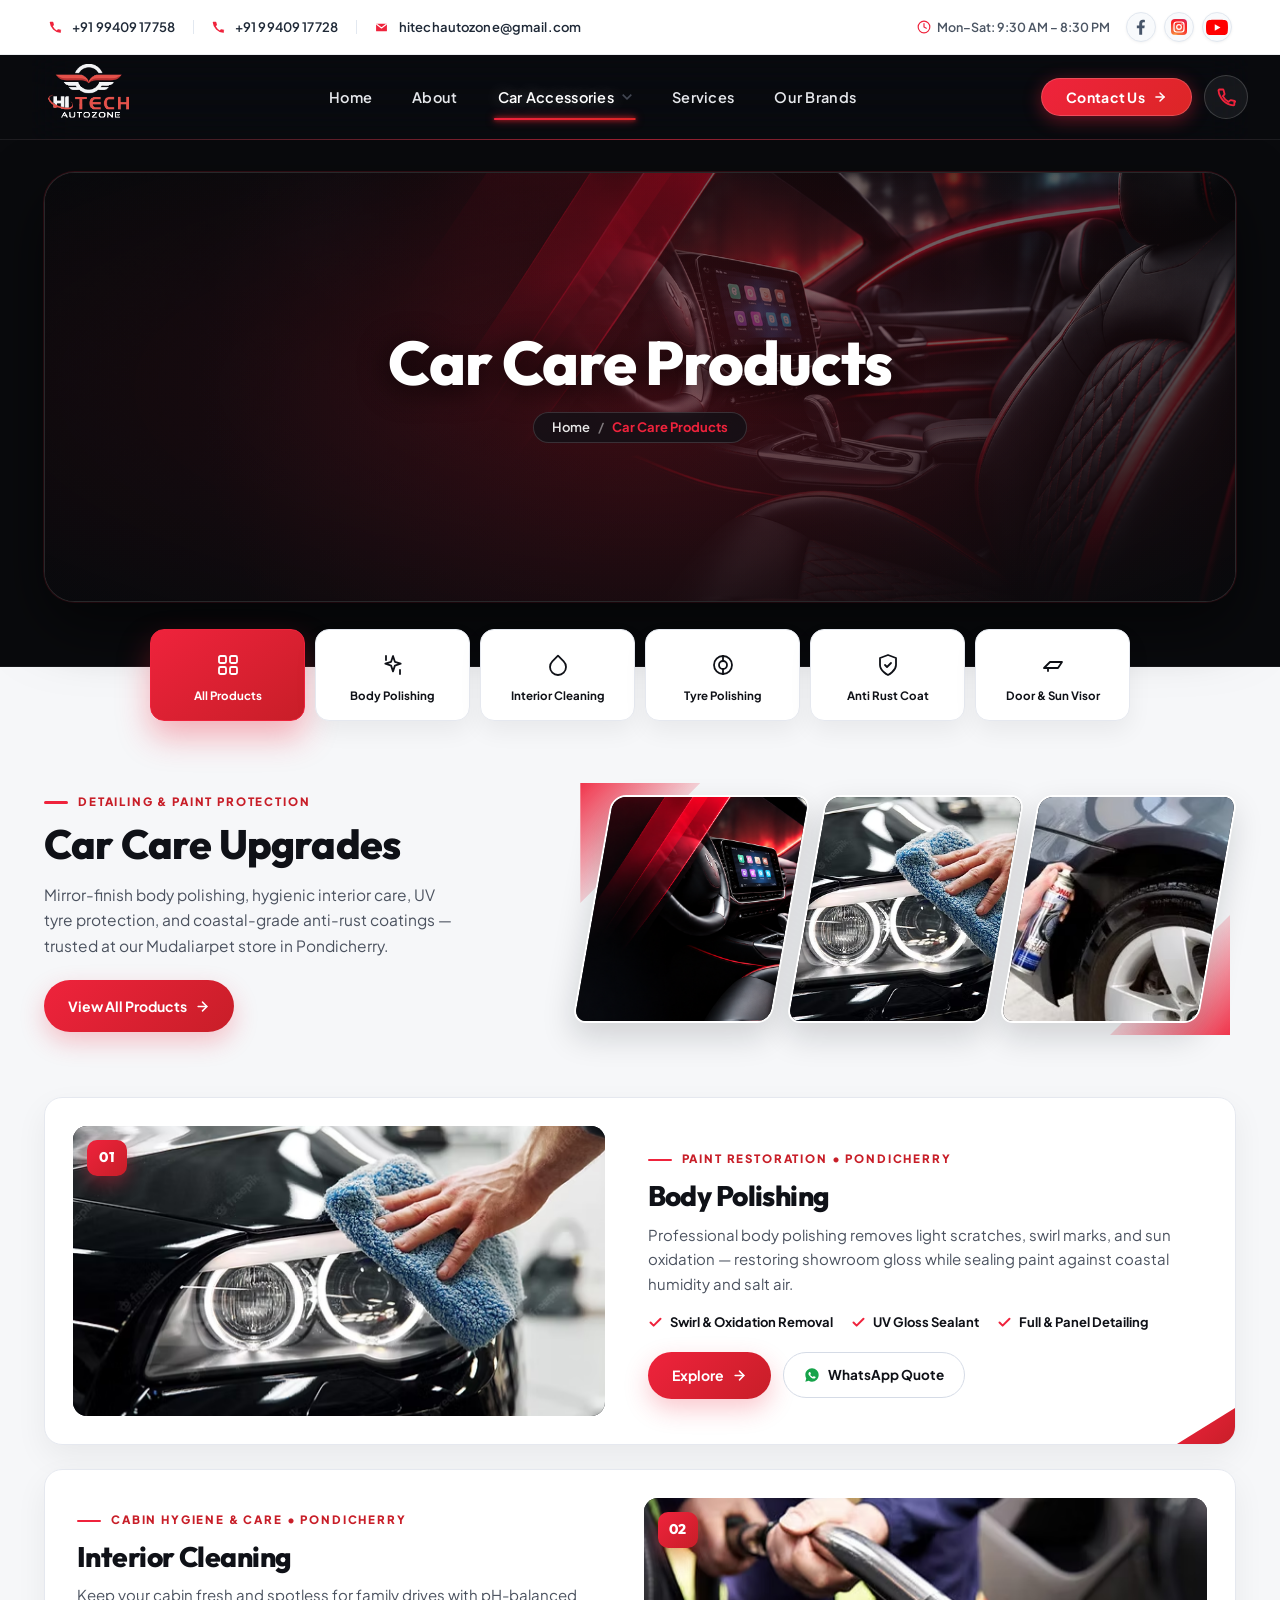
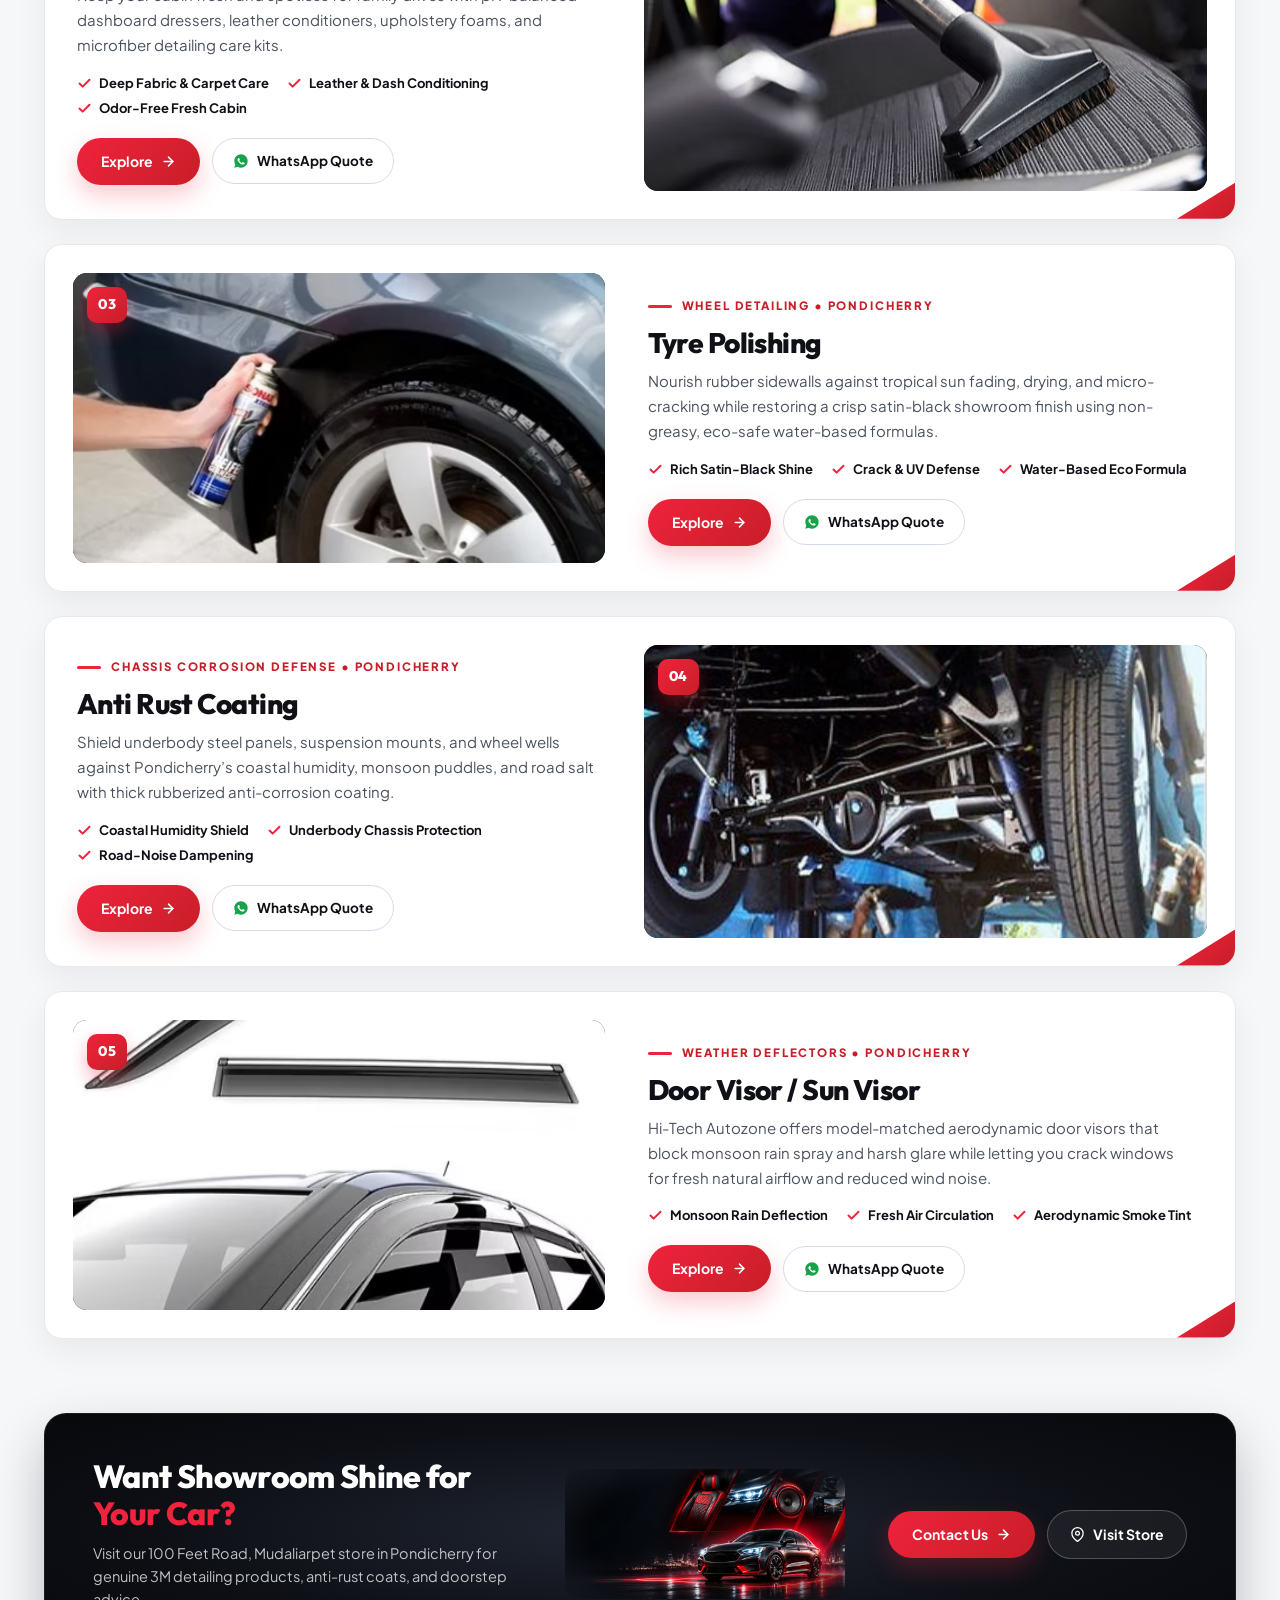
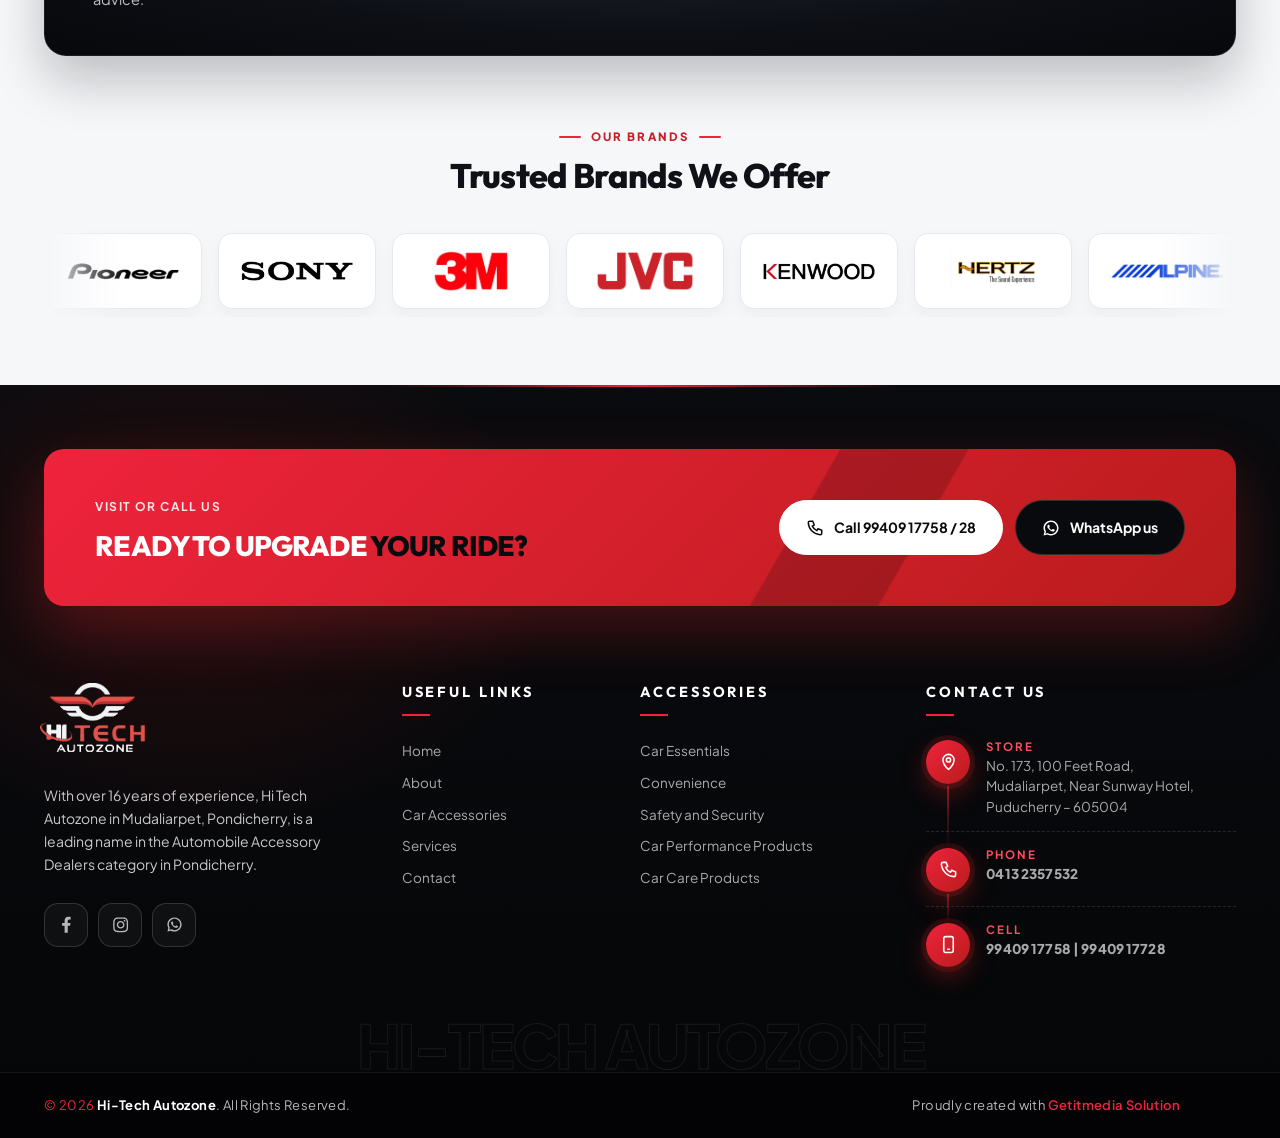
<file: carcareproduct.html>
<!doctype html>
<html lang="en">


<head>
  <meta charset="utf-8">
  <title>Car Care Products | Hi-Tech Autozone Pondicherry</title>
  <meta name="description" content="Car Care & Detailing Products at Hi-Tech Autozone Pondicherry – 3M car wash, microfiber cloths, dashboard polish, ceramic waxes and engine additives.">
  <meta name="viewport" content="width=device-width, initial-scale=1">
  <link rel="shortcut icon" type="image/x-icon" href="assets/img/favicon.ico?v=2">
  <link rel="icon" type="image/png" sizes="32x32" href="assets/img/favicon-32x32.png?v=2">
  <link rel="icon" type="image/png" sizes="16x16" href="assets/img/favicon-16x16.png?v=2">
  <link rel="apple-touch-icon" sizes="180x180" href="assets/img/apple-touch-icon.png?v=2">
    
   <!-- ======= All CSS Plugins here ======== -->
  <link rel="stylesheet" href="assets/css/plugins/swiper-bundle.min.css">
  <link rel="stylesheet" href="assets/css/plugins/glightbox.min.css">
  <link rel="preconnect" href="https://fonts.googleapis.com">
  <link rel="preconnect" href="https://fonts.gstatic.com" crossorigin>
  <link href="https://fonts.googleapis.com/css2?family=Archivo:wdth,wght@62..125,100..900&family=Outfit:wght@500;600;700;800;900&family=Plus+Jakarta+Sans:wght@400;500;600;700;800&display=swap" rel="stylesheet">

  <!-- Plugin css -->
  <link rel="stylesheet" href="assets/css/vendor/bootstrap.min.css">

  <!-- Custom Style CSS -->
  <link rel="stylesheet" href="assets/css/style.css">
  <link rel="stylesheet" href="assets/css/main.css">
  <link rel="stylesheet" href="assets/css/premium-2026.css?v=30">
  <link rel="stylesheet" href="assets/css/redesign-2026.css?v=26">
  <link rel="stylesheet" href="assets/css/caressentials-2026.css?v=40">


</head>

<body class="caressentials-page">

    <!-- Start preloader -->
    <div id="preloader">
        <div id="ctn-preloader" class="ctn-preloader">
            <div class="animation-preloader">
                <div class="spinner"></div>
                <div class="txt-loading">
                    <span data-text-preloader="L" class="letters-loading">
                        L
                    </span>
                    
                    <span data-text-preloader="O" class="letters-loading">
                        O
                    </span>
                    
                    <span data-text-preloader="A" class="letters-loading">
                        A
                    </span>
                    
                    <span data-text-preloader="D" class="letters-loading">
                        D
                    </span>
                    
                    <span data-text-preloader="I" class="letters-loading">
                        I
                    </span>
                    
                    <span data-text-preloader="N" class="letters-loading">
                        N
                    </span>
                    
                    <span data-text-preloader="G" class="letters-loading">
                        G
                    </span>
                </div>
            </div>	

            <div class="loader-section section-left"></div>
            <div class="loader-section section-right"></div>
        </div>
    </div>
    <!-- End preloader -->

    <!-- Start header area -->
    <header class="header__section">
        <div class="header__topbar">
            <div class="container-fluid">
                <div class="header__topbar--inner d-flex align-items-center justify-content-between">
                                        <ul class="header__topbar--info d-none d-lg-flex align-items-center">
                        <li class="header__info--list">
                            <a class="header__info--link" href="tel:9940917758" title="Call +91 99409 17758">
                                <svg class="hz-top-ico" width="14" height="14" viewBox="0 0 24 24" fill="none" xmlns="http://www.w3.org/2000/svg">
                                    <path d="M22 16.92V21a1 1 0 0 1-1.09 1A19.91 19.91 0 0 1 3 4.09 1 1 0 0 1 4 3h4.09a1 1 0 0 1 1 .75l1.1 4.42a1 1 0 0 1-.29.95L8.21 10.91a16 16 0 0 0 6.88 6.88l1.79-1.79a1 1 0 0 1 .95-.29l4.42 1.1a1 1 0 0 1 .75 1z" fill="#EF233C"/>
                                </svg>
                                <span>+91 99409 17758</span>
                            </a>
                        </li>
                        <li class="header__info--list">
                            <a class="header__info--link" href="tel:9940917728" title="Call +91 99409 17728">
                                <svg class="hz-top-ico" width="14" height="14" viewBox="0 0 24 24" fill="none" xmlns="http://www.w3.org/2000/svg">
                                    <path d="M22 16.92V21a1 1 0 0 1-1.09 1A19.91 19.91 0 0 1 3 4.09 1 1 0 0 1 4 3h4.09a1 1 0 0 1 1 .75l1.1 4.42a1 1 0 0 1-.29.95L8.21 10.91a16 16 0 0 0 6.88 6.88l1.79-1.79a1 1 0 0 1 .95-.29l4.42 1.1a1 1 0 0 1 .75 1z" fill="#EF233C"/>
                                </svg>
                                <span>+91 99409 17728</span>
                            </a>
                        </li>
                        <li class="header__info--list">
                            <a class="header__info--link" href="mailto:hitechautozone@gmail.com" title="Email Hi-Tech Autozone">
                                <svg class="hz-top-ico" width="15" height="13" viewBox="0 0 24 24" fill="none" xmlns="http://www.w3.org/2000/svg">
                                    <path d="M3 5h18a1 1 0 0 1 1 1v12a1 1 0 0 1-1 1H3a1 1 0 0 1-1-1V6a1 1 0 0 1 1-1z" fill="#EF233C"/>
                                    <path d="M3 6l9 7 9-7" stroke="#FFFFFF" stroke-width="2" stroke-linecap="round" stroke-linejoin="round"/>
                                </svg>
                                <span>hitechautozone@gmail.com</span>
                            </a>
                        </li>
                    </ul>
                    <div class="header__top--right d-flex align-items-center">
                        <span class="hz-top-hours d-none d-xl-inline-flex">
                            <svg width="14" height="14" viewBox="0 0 24 24" fill="none" stroke="#EF233C" stroke-width="2" stroke-linecap="round" stroke-linejoin="round"><circle cx="12" cy="12" r="10"/><polyline points="12 6 12 12 16 14"/></svg>
                            Mon–Sat: 9:30 AM – 8:30 PM
                        </span>
                        <ul class="social__share d-flex align-items-center">
                            <li class="social__share--list">
                                <a class="social__share--icon" target="_blank" rel="noopener noreferrer" href="https://www.facebook.com/p/Hitechautozone-pondicherry-100066912985114/" aria-label="Facebook">
                                    <svg width="10" height="16" viewBox="0 0 9 15" fill="none" xmlns="http://www.w3.org/2000/svg" aria-hidden="true">
                                        <path d="M7.62891 8.625L8.01172 6.10938H5.57812V4.46875C5.57812 3.75781 5.90625 3.10156 7 3.10156H8.12109V0.941406C8.12109 0.941406 7.10938 0.75 6.15234 0.75C4.15625 0.75 2.84375 1.98047 2.84375 4.16797V6.10938H0.601562V8.625H2.84375V14.75H5.57812V8.625H7.62891Z" fill="#475569"/>
                                    </svg>
                                </a>
                            </li>
                            <li class="social__share--list">
                                <a class="social__share--icon" target="_blank" rel="noopener noreferrer" href="https://www.instagram.com/hitechautozone_pondicherry/" aria-label="Instagram">
                                    <svg width="16" height="16" viewBox="0 0 24 24" fill="none" xmlns="http://www.w3.org/2000/svg" aria-hidden="true">
                                        <defs>
                                            <radialGradient id="hz-ig-badge-grad" cx="25%" cy="108%" r="140%">
                                                <stop offset="0%" stop-color="#FFDC80"/>
                                                <stop offset="15%" stop-color="#F77737"/>
                                                <stop offset="35%" stop-color="#F56040"/>
                                                <stop offset="65%" stop-color="#FD1D1D"/>
                                                <stop offset="100%" stop-color="#C13584"/>
                                            </radialGradient>
                                        </defs>
                                        <rect width="24" height="24" rx="6" fill="url(#hz-ig-badge-grad)"/>
                                        <rect x="4.5" y="4.5" width="15" height="15" rx="4" stroke="#FFFFFF" stroke-width="1.8"/>
                                        <circle cx="12" cy="12" r="3.5" stroke="#FFFFFF" stroke-width="1.8"/>
                                        <circle cx="16.5" cy="7.5" r="1" fill="#FFFFFF"/>
                                    </svg>
                                </a>
                            </li>
                            <li class="social__share--list">
                                <a class="social__share--icon" target="_blank" rel="noopener noreferrer" href="https://www.youtube.com/@hi-techautozone2502" aria-label="YouTube">
                                    <svg width="22" height="16" viewBox="0 0 24 17" fill="none" xmlns="http://www.w3.org/2000/svg" aria-hidden="true">
                                        <path fill-rule="evenodd" clip-rule="evenodd" d="M23.498 3.186a3.016 3.016 0 0 0-2.122-2.136C19.505.5 12 .5 12 .5s-7.505 0-9.377.55A3.016 3.016 0 0 0 .502 3.186C0 5.07 0 9 0 9s0 3.93.502 5.814a3.016 3.016 0 0 0 2.122 2.136c1.871.55 9.376.55 9.376.55s7.505 0 9.377-.55a3.015 3.015 0 0 0 2.122-2.136C24 12.93 24 9 24 9s0-3.93-.502-5.814z" fill="#FF0000"/>
                                        <path d="M9.545 12.568V5.432L15.818 9l-6.273 3.568z" fill="#FFFFFF"/>
                                    </svg>
                                </a>
                            </li>
                        </ul>
                    </div>
                </div>
            </div>
        </div>
        <div class="main__header header__sticky">
            <div class="container-fluid">
                <div class="main__header--inner position__relative d-flex justify-content-between align-items-center">
                    <div class="offcanvas__header--menu__open d-lg-none">
                        <a class="offcanvas__header--menu__open--btn" href="javascript:void(0)" data-offcanvas>
                            <svg xmlns="http://www.w3.org/2000/svg" class="ionicon offcanvas__header--menu__open--svg" viewBox="0 0 512 512"><path fill="currentColor" stroke="currentColor" stroke-linecap="round" stroke-miterlimit="10" stroke-width="32" d="M80 160h352M80 256h352M80 352h352"/></svg>
                            <span class="visually-hidden">Offcanvas Menu Open</span>
                        </a>
                    </div>
                    <div class="main__logo">
                        <h1 class="main__logo--title m-0"><a class="main__logo--link" href="index.html"><img class="main__logo--img" src="assets/img/logo/hi-go-light.png" alt="Hi-Tech Autozone" width="180" height="90"></a></h1>
                    </div>
                    <div class="header__menu style3 d-none d-lg-block">
                        <nav class="header__menu--navigation">
                            <ul class="header__menu--wrapper d-flex align-items-center">
                                <li class="header__menu--items">
                                    <a class="header__menu--link" href="index.html">Home</a>
                                </li>
                                <li class="header__menu--items">
                                    <a class="header__menu--link " href="about.html">About</a>
                                </li>
                                <li class="header__menu--items">
                                    <a class="header__menu--link active" href="caressentials.html">
                                        Car Accessories
                                        <svg class="menu__arrowdown--icon" xmlns="http://www.w3.org/2000/svg" width="10" height="6" viewBox="0 0 12 7.41">
                                            <path d="M16.59,8.59,12,13.17,7.41,8.59,6,10l6,6,6-6Z" transform="translate(-6 -8.59)" fill="currentColor"/>
                                        </svg>
                                    </a>
                                    <ul class="header__sub--menu">
                                        <li class="header__sub--menu__items"><a href="caressentials.html" class="header__sub--menu__link ">CAR ESSENTIALS</a></li>
                                        <li class="header__sub--menu__items"><a href="convenience.html" class="header__sub--menu__link ">CONVENIENCE</a></li>
                                        <li class="header__sub--menu__items"><a href="safetysecurity.html" class="header__sub--menu__link ">SAFETY AND SECURITY</a></li>
                                        <li class="header__sub--menu__items"><a href="carstyle.html" class="header__sub--menu__link ">CAR STYLES</a></li>
                                        <li class="header__sub--menu__items"><a href="carperformance.html" class="header__sub--menu__link ">CAR PERFORMANCE PRODUCT</a></li>
                                        <li class="header__sub--menu__items"><a href="carcareproduct.html" class="header__sub--menu__link active">CAR CARE PRODUCT</a></li>
                                    </ul>
                                </li>
                                <li class="header__menu--items">
                                    <a class="header__menu--link " href="blog.html">Services</a>
                                </li>
                                <li class="header__menu--items">
                                    <a class="header__menu--link " href="brands.html">Our Brands</a>
                                </li>
                            </ul>
                        </nav>
                    </div>
                    <div class="header__actions d-flex align-items-center">
                        <a class="hz-nav-contact-btn d-none d-sm-inline-flex" href="contact.html">
                            <span>Contact Us</span>
                            <svg width="14" height="14" viewBox="0 0 24 24" fill="none" stroke="currentColor" stroke-width="2.5" stroke-linecap="round" stroke-linejoin="round"><line x1="5" y1="12" x2="19" y2="12"/><polyline points="12 5 19 12 12 19"/></svg>
                        </a>
                        <a class="hz-nav-phone-btn" href="tel:9940917758" aria-label="Call Hi-Tech Autozone" title="Call 99409 17758">
                            <svg width="20" height="20" viewBox="0 0 24 24" fill="none" xmlns="http://www.w3.org/2000/svg">
                                <path d="M22 16.92V21a1 1 0 0 1-1.09 1A19.91 19.91 0 0 1 3 4.09 1 1 0 0 1 4 3h4.09a1 1 0 0 1 1 .75l1.1 4.42a1 1 0 0 1-.29.95L8.21 10.91a16 16 0 0 0 6.88 6.88l1.79-1.79a1 1 0 0 1 .95-.29l4.42 1.1a1 1 0 0 1 .75 1z" stroke="#EF233C" stroke-width="2.2" stroke-linecap="round" stroke-linejoin="round"/>
                            </svg>
                        </a>
                    </div>
                </div>
            </div>
        </div>
        <!-- Start Offcanvas header menu -->
        <div class="offcanvas__header" role="dialog" aria-modal="true" aria-label="Mobile Navigation">
            <div class="offcanvas__inner">
                <div class="offcanvas__logo">
                    <a class="offcanvas__logo_link" href="index.html">
                        <img src="assets/img/logo/hi-go-light.png" alt="Hi-Tech Autozone" width="144" height="72">
                    </a>
                    <button class="offcanvas__close--btn" type="button" data-offcanvas aria-label="Close navigation menu">
                        <svg width="18" height="18" viewBox="0 0 24 24" fill="none" stroke="currentColor" stroke-width="2.2" stroke-linecap="round" stroke-linejoin="round" aria-hidden="true">
                            <line x1="18" y1="6" x2="6" y2="18"/>
                            <line x1="6" y1="6" x2="18" y2="18"/>
                        </svg>
                    </button>
                </div>

                <nav class="offcanvas__menu" aria-label="Primary Mobile Navigation">
                    <ul class="offcanvas__menu_ul">
                        <li class="offcanvas__menu_li">
                            <a class="offcanvas__menu_item" href="index.html">Home</a>
                        </li>
                        <li class="offcanvas__menu_li">
                            <a class="offcanvas__menu_item" href="about.html">About Us</a>
                        </li>
                        <li class="offcanvas__menu_li hz-drawer__has-sub">
                            <a class="offcanvas__menu_item" href="caressentials.html">Car Accessories</a>
                            <ul class="offcanvas__sub_menu">
                                <li class="offcanvas__sub_menu_li"><a href="caressentials.html" class="offcanvas__sub_menu_item">Car Essentials</a></li>
                                <li class="offcanvas__sub_menu_li"><a href="convenience.html" class="offcanvas__sub_menu_item">Convenience</a></li>
                                <li class="offcanvas__sub_menu_li"><a href="safetysecurity.html" class="offcanvas__sub_menu_item">Safety &amp; Security</a></li>
                                <li class="offcanvas__sub_menu_li"><a href="carstyle.html" class="offcanvas__sub_menu_item">Car Styles</a></li>
                                <li class="offcanvas__sub_menu_li"><a href="carperformance.html" class="offcanvas__sub_menu_item">Car Performance</a></li>
                                <li class="offcanvas__sub_menu_li"><a href="carcareproduct.html" class="offcanvas__sub_menu_item">Car Care Products</a></li>
                            </ul>
                        </li>
                        <li class="offcanvas__menu_li">
                            <a class="offcanvas__menu_item" href="blog.html">Services</a>
                        </li>
                        <li class="offcanvas__menu_li">
                            <a class="offcanvas__menu_item" href="brands.html">Our Brands</a>
                        </li>
                        <li class="offcanvas__menu_li">
                            <a class="offcanvas__menu_item" href="contact.html">Contact</a>
                        </li>
                    </ul>
                </nav>

                <div class="hz-drawer__foot">
                    <div class="hz-drawer__ctas">
                        <a class="hz-drawer__cta hz-drawer__cta--call" href="tel:9940917758">
                            <svg width="16" height="16" viewBox="0 0 24 24" fill="none" stroke="currentColor" stroke-width="2.2" stroke-linecap="round" stroke-linejoin="round" aria-hidden="true"><path d="M22 16.92v3a2 2 0 0 1-2.18 2 19.79 19.79 0 0 1-8.63-3.07 19.5 19.5 0 0 1-6-6 19.79 19.79 0 0 1-3.07-8.67A2 2 0 0 1 4.11 2h3a2 2 0 0 1 2 1.72 12.84 12.84 0 0 0 .7 2.81 2 2 0 0 1-.45 2.11L8.09 9.91a16 16 0 0 0 6 6l1.27-1.27a2 2 0 0 1 2.11-.45 12.84 12.84 0 0 0 2.81.7A2 2 0 0 1 22 16.92z"/></svg>
                            <span>Call Us</span>
                        </a>
                        <a class="hz-drawer__cta hz-drawer__cta--wa" target="_blank" rel="noopener noreferrer" href="https://wa.me/919940917758?text=Hello%20Hi-Tech%20Autozone,%20I%20would%20like%20to%20enquire%20about%20car%20accessories.">
                            <svg width="16" height="16" viewBox="0 0 32 32" fill="currentColor" aria-hidden="true"><path d="M16.001 2.667c-7.364 0-13.333 5.969-13.333 13.333 0 2.367.62 4.642 1.802 6.662L2.667 29.333l6.86-1.785a13.24 13.24 0 0 0 6.474 1.707h.001C23.365 29.255 29.333 23.285 29.333 16c0-7.364-5.969-13.333-13.333-13.333zm0 24a10.66 10.66 0 0 1-5.409-1.493l-.388-.231-4.073 1.06 1.087-3.974-.251-.41a10.613 10.613 0 0 1-1.618-5.656c0-5.891 4.776-10.667 10.667-10.667S26.667 10.109 26.667 16s-4.776 10.667-10.666 10.667z"/></svg>
                            <span>WhatsApp</span>
                        </a>
                    </div>
                    <div class="hz-drawer__hours">Mon–Sat &bull; 9:30 AM – 8:30 PM</div>
                </div>
            </div>
        </div>
        <!-- End Offcanvas header menu -->

        <!-- Start Offcanvas stikcy toolbar -->

        <!-- End Offcanvas stikcy toolbar -->

        <!-- Start offCanvas minicart -->
  
        <!-- End offCanvas minicart -->

        <!-- Start serch box area -->

        <!-- End serch box area -->
        
    </header>
    <!-- End header area -->

    <main class="main__content_wrapper">

        <!-- ==================== 01 CINEMATIC FLOATING HERO CARD ==================== -->
        <section class="ce-hero-wrap">
            <div class="container">
                <div class="ce-hero-card ce-hero-card--care hz-reveal" data-reveal="up">
                    <div class="ce-hero-card__overlay"></div>
                    <div class="ce-hero-card__content">
                        <h1 class="ce-hero-card__title">Car Care Products</h1>
                        <ul class="ce-hero-breadcrumb" aria-label="Breadcrumb">
                            <li><a href="index.html">Home</a></li>
                            <li class="ce-crumb-sep" aria-hidden="true">/</li>
                            <li class="ce-crumb-current">Car Care Products</li>
                        </ul>
                    </div>
                </div>
            </div>
        </section>

        <!-- ==================== 02 6-TILE CATEGORY SELECTOR ==================== -->
        <nav class="ce-cat-band" aria-label="Car Care Category Filter">
            <div class="container">
                <div class="ce-cat-grid ce-cat-grid--6" role="tablist" aria-label="Filter car care products by category">
                    <button type="button" class="ce-cat-tile is-active" data-filter="all" aria-pressed="true">
                        <span class="ce-cat-tile__icon" aria-hidden="true">
                            <svg viewBox="0 0 24 24" fill="none" stroke-width="1.8" stroke-linecap="round" stroke-linejoin="round"><rect x="3" y="3" width="7" height="7" rx="1.5"/><rect x="14" y="3" width="7" height="7" rx="1.5"/><rect x="3" y="14" width="7" height="7" rx="1.5"/><rect x="14" y="14" width="7" height="7" rx="1.5"/></svg>
                        </span>
                        <span class="ce-cat-tile__label">All Products</span>
                    </button>

                    <button type="button" class="ce-cat-tile" data-filter="cc-01" aria-pressed="false">
                        <span class="ce-cat-tile__icon" aria-hidden="true">
                            <svg viewBox="0 0 24 24" fill="none" stroke-width="1.8" stroke-linecap="round" stroke-linejoin="round"><path d="m12 3-1.9 5.8L4.3 10.7l5.8 1.9L12 18.4l1.9-5.8 5.8-1.9-5.8-1.9Z"/><path d="M5 3v4"/><path d="M19 17v4"/></svg>
                        </span>
                        <span class="ce-cat-tile__label">Body Polishing</span>
                    </button>

                    <button type="button" class="ce-cat-tile" data-filter="cc-02" aria-pressed="false">
                        <span class="ce-cat-tile__icon" aria-hidden="true">
                            <svg viewBox="0 0 24 24" fill="none" stroke-width="1.8" stroke-linecap="round" stroke-linejoin="round"><path d="M12 2.69l5.66 5.66a8 8 0 1 1-11.31 0z"/></svg>
                        </span>
                        <span class="ce-cat-tile__label">Interior Cleaning</span>
                    </button>

                    <button type="button" class="ce-cat-tile" data-filter="cc-03" aria-pressed="false">
                        <span class="ce-cat-tile__icon" aria-hidden="true">
                            <svg viewBox="0 0 24 24" fill="none" stroke-width="1.8" stroke-linecap="round" stroke-linejoin="round"><circle cx="12" cy="12" r="9"/><circle cx="12" cy="12" r="4"/><path d="M12 3v5"/><path d="M12 16v5"/></svg>
                        </span>
                        <span class="ce-cat-tile__label">Tyre Polishing</span>
                    </button>

                    <button type="button" class="ce-cat-tile" data-filter="cc-04" aria-pressed="false">
                        <span class="ce-cat-tile__icon" aria-hidden="true">
                            <svg viewBox="0 0 24 24" fill="none" stroke-width="1.8" stroke-linecap="round" stroke-linejoin="round"><path d="M12 22s8-4 8-10V5l-8-3-8 3v7c0 6 8 10 8 10z"/><path d="m9 12 2 2 4-4"/></svg>
                        </span>
                        <span class="ce-cat-tile__label">Anti Rust Coat</span>
                    </button>

                    <button type="button" class="ce-cat-tile" data-filter="cc-05" aria-pressed="false">
                        <span class="ce-cat-tile__icon" aria-hidden="true">
                            <svg viewBox="0 0 24 24" fill="none" stroke-width="1.8" stroke-linecap="round" stroke-linejoin="round"><path d="M3 15h14l4-6H9Z"/><path d="M7 15v3"/></svg>
                        </span>
                        <span class="ce-cat-tile__label">Door &amp; Sun Visor</span>
                    </button>
                </div>
            </div>
        </nav>

        <!-- ==================== 03 OUR RANGE SPLIT + SKEWED PANELS ==================== -->
        <section class="ce-range" id="ce-range">
            <div class="container">
                <div class="ce-range__grid">
                    <div class="ce-range__copy" data-reveal="left">
                        <span class="ce-eyebrow-line">Detailing &amp; Paint Protection</span>
                        <h2 class="ce-range__title">Car Care Upgrades</h2>
                        <p class="ce-range__desc">Mirror-finish body polishing, hygienic interior care, UV tyre protection, and coastal-grade anti-rust coatings &mdash; trusted at our Mudaliarpet store in Pondicherry.</p>
                        <button type="button" class="ce-btn-red" id="ceViewAllBtn">
                            View All Products
                            <svg viewBox="0 0 24 24" fill="none" stroke="currentColor" stroke-width="2.4" stroke-linecap="round" stroke-linejoin="round" aria-hidden="true"><path d="M5 12h14"/><path d="m12 5 7 7-7 7"/></svg>
                        </button>
                    </div>

                    <div class="ce-range__skew-wrap" data-reveal="right">
                        <span class="ce-range__accent-tl" aria-hidden="true"></span>
                        <span class="ce-range__accent-br" aria-hidden="true"></span>
                        <div class="ce-range__skew-grid">
                            <div class="ce-skew-panel">
                                <img src="assets/img/hero_sec/hero-slide-2.png" alt="Showroom car interior detailing and leather care">
                            </div>
                            <div class="ce-skew-panel">
                                <img src="assets/img/servce/service-2/service-3/service-4/service-5/servic-6/1.avif" alt="Glossy car paint body polishing treatment">
                            </div>
                            <div class="ce-skew-panel">
                                <img src="assets/img/servce/service-2/service-3/service-4/service-5/servic-6/3.avif" alt="Deep black tyre sidewall polishing protection">
                            </div>
                        </div>
                    </div>
                </div>
            </div>
        </section>

        <!-- ==================== 04 ALTERNATING 01-05 CAR CARE CARDS ==================== -->
        <section class="ce-catalog" id="ce-catalog">
            <div class="container">
                <div class="ce-filter-status" id="ceFilterStatus" hidden>
                    <p class="ce-filter-status__text">Showing Category: <span id="ceFilterName">All Products</span></p>
                    <button type="button" class="ce-filter-reset" id="ceFilterReset">Show All 5 Products</button>
                </div>

                <div class="ce-catalog__list">

                    <!-- 01 Body Polishing -->
                    <article class="ce-card" id="cc-01" data-category="cc-01" data-label="Body Polishing" data-reveal="left">
                        <div class="ce-card__media ce-card__media--photo">
                            <span class="ce-card__num">01</span>
                            <img src="assets/img/servce/service-2/service-3/service-4/service-5/servic-6/1.avif" alt="Automotive machine body polishing restoring paint gloss and removing swirls">
                        </div>
                        <div class="ce-card__body">
                            <span class="ce-eyebrow-line">Paint Restoration &bull; Pondicherry</span>
                            <h2 class="ce-card__title">Body Polishing</h2>
                            <p class="ce-card__desc">Professional body polishing removes light scratches, swirl marks, and sun oxidation &mdash; restoring showroom gloss while sealing paint against coastal humidity and salt air.</p>
                            <ul class="ce-highlights" role="list">
                                <li>Swirl &amp; Oxidation Removal</li>
                                <li>UV Gloss Sealant</li>
                                <li>Full &amp; Panel Detailing</li>
                            </ul>
                            <div class="ce-card__actions">
                                <a class="ce-btn-red" href="contact.html">
                                    Explore
                                    <svg viewBox="0 0 24 24" fill="none" stroke="currentColor" stroke-width="2.4" stroke-linecap="round" stroke-linejoin="round" aria-hidden="true"><path d="M5 12h14"/><path d="m12 5 7 7-7 7"/></svg>
                                </a>
                                <a class="ce-btn-wa" href="https://wa.me/919940917758?text=Hi%20Hi-Tech%20Autozone,%20I%20would%20like%20to%20enquire%20about%20Car%20Body%20Polishing." target="_blank" rel="noopener noreferrer">
                                    <svg viewBox="0 0 24 24" fill="currentColor" aria-hidden="true"><path d="M12 2C6.48 2 2 6.48 2 12c0 1.85.5 3.58 1.38 5.07L2 22l5.06-1.33A9.96 9.96 0 0 0 12 22c5.52 0 10-4.48 10-10S17.52 2 12 2zm5.2 14.12c-.22.62-1.27 1.18-1.76 1.25-.45.06-1.02.09-1.65-.11-.38-.12-.87-.28-1.5-.55-2.64-1.14-4.36-3.82-4.49-4-.13-.18-1.07-1.42-1.07-2.71 0-1.29.68-1.92.92-2.18.24-.26.52-.33.7-.33.17 0 .35 0 .5.01.16.01.38-.06.59.45.22.53.75 1.83.82 1.96.07.13.11.29.02.47-.09.18-.13.29-.26.45-.13.16-.28.35-.4.47-.13.13-.27.27-.12.53.15.26.68 1.12 1.46 1.81 1 .89 1.85 1.17 2.11 1.3.26.13.42.11.57-.07.15-.18.65-.76.83-1.02.18-.26.35-.22.59-.13.24.09 1.54.73 1.8.86.26.13.44.2.5.31.06.11.06.64-.16 1.26z"/></svg>
                                    WhatsApp Quote
                                </a>
                            </div>
                        </div>
                    </article>

                    <!-- 02 Interior Cleaning -->
                    <article class="ce-card ce-card--reverse" id="cc-02" data-category="cc-02" data-label="Interior Cleaning" data-reveal="right">
                        <div class="ce-card__media ce-card__media--photo">
                            <span class="ce-card__num">02</span>
                            <img src="assets/img/servce/service-2/service-3/service-4/service-5/servic-6/2.avif" alt="Car interior dashboard, vents, and upholstery detailing clean" loading="lazy">
                        </div>
                        <div class="ce-card__body">
                            <span class="ce-eyebrow-line">Cabin Hygiene &amp; Care &bull; Pondicherry</span>
                            <h2 class="ce-card__title">Interior Cleaning</h2>
                            <p class="ce-card__desc">Keep your cabin fresh and spotless for family drives with pH-balanced dashboard dressers, leather conditioners, upholstery foams, and microfiber detailing care kits.</p>
                            <ul class="ce-highlights" role="list">
                                <li>Deep Fabric &amp; Carpet Care</li>
                                <li>Leather &amp; Dash Conditioning</li>
                                <li>Odor-Free Fresh Cabin</li>
                            </ul>
                            <div class="ce-card__actions">
                                <a class="ce-btn-red" href="contact.html">
                                    Explore
                                    <svg viewBox="0 0 24 24" fill="none" stroke="currentColor" stroke-width="2.4" stroke-linecap="round" stroke-linejoin="round" aria-hidden="true"><path d="M5 12h14"/><path d="m12 5 7 7-7 7"/></svg>
                                </a>
                                <a class="ce-btn-wa" href="https://wa.me/919940917758?text=Hi%20Hi-Tech%20Autozone,%20I%20would%20like%20to%20enquire%20about%20Car%20Interior%20Cleaning." target="_blank" rel="noopener noreferrer">
                                    <svg viewBox="0 0 24 24" fill="currentColor" aria-hidden="true"><path d="M12 2C6.48 2 2 6.48 2 12c0 1.85.5 3.58 1.38 5.07L2 22l5.06-1.33A9.96 9.96 0 0 0 12 22c5.52 0 10-4.48 10-10S17.52 2 12 2zm5.2 14.12c-.22.62-1.27 1.18-1.76 1.25-.45.06-1.02.09-1.65-.11-.38-.12-.87-.28-1.5-.55-2.64-1.14-4.36-3.82-4.49-4-.13-.18-1.07-1.42-1.07-2.71 0-1.29.68-1.92.92-2.18.24-.26.52-.33.7-.33.17 0 .35 0 .5.01.16.01.38-.06.59.45.22.53.75 1.83.82 1.96.07.13.11.29.02.47-.09.18-.13.29-.26.45-.13.16-.28.35-.4.47-.13.13-.27.27-.12.53.15.26.68 1.12 1.46 1.81 1 .89 1.85 1.17 2.11 1.3.26.13.42.11.57-.07.15-.18.65-.76.83-1.02.18-.26.35-.22.59-.13.24.09 1.54.73 1.8.86.26.13.44.2.5.31.06.11.06.64-.16 1.26z"/></svg>
                                    WhatsApp Quote
                                </a>
                            </div>
                        </div>
                    </article>

                    <!-- 03 Tyre Polishing -->
                    <article class="ce-card" id="cc-03" data-category="cc-03" data-label="Tyre Polishing" data-reveal="left">
                        <div class="ce-card__media ce-card__media--photo">
                            <span class="ce-card__num">03</span>
                            <img src="assets/img/servce/service-2/service-3/service-4/service-5/servic-6/3.avif" alt="Rich satin-black tyre polish treatment protecting rubber sidewalls" loading="lazy">
                        </div>
                        <div class="ce-card__body">
                            <span class="ce-eyebrow-line">Wheel Detailing &bull; Pondicherry</span>
                            <h2 class="ce-card__title">Tyre Polishing</h2>
                            <p class="ce-card__desc">Nourish rubber sidewalls against tropical sun fading, drying, and micro-cracking while restoring a crisp satin-black showroom finish using non-greasy, eco-safe water-based formulas.</p>
                            <ul class="ce-highlights" role="list">
                                <li>Rich Satin-Black Shine</li>
                                <li>Crack &amp; UV Defense</li>
                                <li>Water-Based Eco Formula</li>
                            </ul>
                            <div class="ce-card__actions">
                                <a class="ce-btn-red" href="contact.html">
                                    Explore
                                    <svg viewBox="0 0 24 24" fill="none" stroke="currentColor" stroke-width="2.4" stroke-linecap="round" stroke-linejoin="round" aria-hidden="true"><path d="M5 12h14"/><path d="m12 5 7 7-7 7"/></svg>
                                </a>
                                <a class="ce-btn-wa" href="https://wa.me/919940917758?text=Hi%20Hi-Tech%20Autozone,%20I%20would%20like%20to%20enquire%20about%20Car%20Tyre%20Polish." target="_blank" rel="noopener noreferrer">
                                    <svg viewBox="0 0 24 24" fill="currentColor" aria-hidden="true"><path d="M12 2C6.48 2 2 6.48 2 12c0 1.85.5 3.58 1.38 5.07L2 22l5.06-1.33A9.96 9.96 0 0 0 12 22c5.52 0 10-4.48 10-10S17.52 2 12 2zm5.2 14.12c-.22.62-1.27 1.18-1.76 1.25-.45.06-1.02.09-1.65-.11-.38-.12-.87-.28-1.5-.55-2.64-1.14-4.36-3.82-4.49-4-.13-.18-1.07-1.42-1.07-2.71 0-1.29.68-1.92.92-2.18.24-.26.52-.33.7-.33.17 0 .35 0 .5.01.16.01.38-.06.59.45.22.53.75 1.83.82 1.96.07.13.11.29.02.47-.09.18-.13.29-.26.45-.13.16-.28.35-.4.47-.13.13-.27.27-.12.53.15.26.68 1.12 1.46 1.81 1 .89 1.85 1.17 2.11 1.3.26.13.42.11.57-.07.15-.18.65-.76.83-1.02.18-.26.35-.22.59-.13.24.09 1.54.73 1.8.86.26.13.44.2.5.31.06.11.06.64-.16 1.26z"/></svg>
                                    WhatsApp Quote
                                </a>
                            </div>
                        </div>
                    </article>

                    <!-- 04 Anti Rust Coating -->
                    <article class="ce-card ce-card--reverse" id="cc-04" data-category="cc-04" data-label="Anti Rust Coating" data-reveal="right">
                        <div class="ce-card__media ce-card__media--photo">
                            <span class="ce-card__num">04</span>
                            <img src="assets/img/servce/service-2/service-3/service-4/service-5/servic-6/4.jpg" alt="Underbody car chassis anti-rust rubberized coating application" loading="lazy" style="transform: scale(1.06);">
                        </div>
                        <div class="ce-card__body">
                            <span class="ce-eyebrow-line">Chassis Corrosion Defense &bull; Pondicherry</span>
                            <h2 class="ce-card__title">Anti Rust Coating</h2>
                            <p class="ce-card__desc">Shield underbody steel panels, suspension mounts, and wheel wells against Pondicherry&rsquo;s coastal humidity, monsoon puddles, and road salt with thick rubberized anti-corrosion coating.</p>
                            <ul class="ce-highlights" role="list">
                                <li>Coastal Humidity Shield</li>
                                <li>Underbody Chassis Protection</li>
                                <li>Road-Noise Dampening</li>
                            </ul>
                            <div class="ce-card__actions">
                                <a class="ce-btn-red" href="contact.html">
                                    Explore
                                    <svg viewBox="0 0 24 24" fill="none" stroke="currentColor" stroke-width="2.4" stroke-linecap="round" stroke-linejoin="round" aria-hidden="true"><path d="M5 12h14"/><path d="m12 5 7 7-7 7"/></svg>
                                </a>
                                <a class="ce-btn-wa" href="https://wa.me/919940917758?text=Hi%20Hi-Tech%20Autozone,%20I%20would%20like%20to%20enquire%20about%20Anti%20Rust%20Coating." target="_blank" rel="noopener noreferrer">
                                    <svg viewBox="0 0 24 24" fill="currentColor" aria-hidden="true"><path d="M12 2C6.48 2 2 6.48 2 12c0 1.85.5 3.58 1.38 5.07L2 22l5.06-1.33A9.96 9.96 0 0 0 12 22c5.52 0 10-4.48 10-10S17.52 2 12 2zm5.2 14.12c-.22.62-1.27 1.18-1.76 1.25-.45.06-1.02.09-1.65-.11-.38-.12-.87-.28-1.5-.55-2.64-1.14-4.36-3.82-4.49-4-.13-.18-1.07-1.42-1.07-2.71 0-1.29.68-1.92.92-2.18.24-.26.52-.33.7-.33.17 0 .35 0 .5.01.16.01.38-.06.59.45.22.53.75 1.83.82 1.96.07.13.11.29.02.47-.09.18-.13.29-.26.45-.13.16-.28.35-.4.47-.13.13-.27.27-.12.53.15.26.68 1.12 1.46 1.81 1 .89 1.85 1.17 2.11 1.3.26.13.42.11.57-.07.15-.18.65-.76.83-1.02.18-.26.35-.22.59-.13.24.09 1.54.73 1.8.86.26.13.44.2.5.31.06.11.06.64-.16 1.26z"/></svg>
                                    WhatsApp Quote
                                </a>
                            </div>
                        </div>
                    </article>

                    <!-- 05 Door Visor / Sun Visor -->
                    <article class="ce-card" id="cc-05" data-category="cc-05" data-label="Door Visor / Sun Visor" data-reveal="left">
                        <div class="ce-card__media ce-card__media--photo">
                            <span class="ce-card__num">05</span>
                            <img src="assets/img/servce/service-2/service-3/service-4/service-5/servic-6/5.avif" alt="Sleek aerodynamic smoke-tinted car door rain visor fitment" loading="lazy">
                        </div>
                        <div class="ce-card__body">
                            <span class="ce-eyebrow-line">Weather Deflectors &bull; Pondicherry</span>
                            <h2 class="ce-card__title">Door Visor / Sun Visor</h2>
                            <p class="ce-card__desc">Hi-Tech Autozone offers model-matched aerodynamic door visors that block monsoon rain spray and harsh glare while letting you crack windows for fresh natural airflow and reduced wind noise.</p>
                            <ul class="ce-highlights" role="list">
                                <li>Monsoon Rain Deflection</li>
                                <li>Fresh Air Circulation</li>
                                <li>Aerodynamic Smoke Tint</li>
                            </ul>
                            <div class="ce-card__actions">
                                <a class="ce-btn-red" href="contact.html">
                                    Explore
                                    <svg viewBox="0 0 24 24" fill="none" stroke="currentColor" stroke-width="2.4" stroke-linecap="round" stroke-linejoin="round" aria-hidden="true"><path d="M5 12h14"/><path d="m12 5 7 7-7 7"/></svg>
                                </a>
                                <a class="ce-btn-wa" href="https://wa.me/919940917758?text=Hi%20Hi-Tech%20Autozone,%20I%20would%20like%20to%20enquire%20about%20Car%20Door%20%26%20Sun%20Visors." target="_blank" rel="noopener noreferrer">
                                    <svg viewBox="0 0 24 24" fill="currentColor" aria-hidden="true"><path d="M12 2C6.48 2 2 6.48 2 12c0 1.85.5 3.58 1.38 5.07L2 22l5.06-1.33A9.96 9.96 0 0 0 12 22c5.52 0 10-4.48 10-10S17.52 2 12 2zm5.2 14.12c-.22.62-1.27 1.18-1.76 1.25-.45.06-1.02.09-1.65-.11-.38-.12-.87-.28-1.5-.55-2.64-1.14-4.36-3.82-4.49-4-.13-.18-1.07-1.42-1.07-2.71 0-1.29.68-1.92.92-2.18.24-.26.52-.33.7-.33.17 0 .35 0 .5.01.16.01.38-.06.59.45.22.53.75 1.83.82 1.96.07.13.11.29.02.47-.09.18-.13.29-.26.45-.13.16-.28.35-.4.47-.13.13-.27.27-.12.53.15.26.68 1.12 1.46 1.81 1 .89 1.85 1.17 2.11 1.3.26.13.42.11.57-.07.15-.18.65-.76.83-1.02.18-.26.35-.22.59-.13.24.09 1.54.73 1.8.86.26.13.44.2.5.31.06.11.06.64-.16 1.26z"/></svg>
                                    WhatsApp Quote
                                </a>
                            </div>
                        </div>
                    </article>

                </div>
            </div>
        </section>

        <!-- ==================== 05 DARK CENTER-CAR CTA BANNER ==================== -->
        <section class="ce-banner-cta-section">
            <div class="container">
                <div class="ce-banner-cta" data-reveal="up">
                    <div class="ce-banner-cta__copy">
                        <h2 class="ce-banner-cta__title">Want Showroom Shine for <span>Your Car?</span></h2>
                        <p class="ce-banner-cta__desc">Visit our 100 Feet Road, Mudaliarpet store in Pondicherry for genuine 3M detailing products, anti-rust coats, and doorstep advice.</p>
                    </div>
                    <div class="ce-banner-cta__car" aria-hidden="true">
                        <img src="assets/img/hero_sec/hero-slide-1.png" alt="">
                    </div>
                    <div class="ce-banner-cta__actions">
                        <a class="ce-btn-red" href="contact.html">
                            Contact Us
                            <svg viewBox="0 0 24 24" fill="none" stroke="currentColor" stroke-width="2.4" stroke-linecap="round" stroke-linejoin="round" aria-hidden="true"><path d="M5 12h14"/><path d="m12 5 7 7-7 7"/></svg>
                        </a>
                        <a class="ce-btn-dark-ghost" href="tel:+919940917758">
                            <svg viewBox="0 0 24 24" fill="none" stroke="currentColor" stroke-width="2" stroke-linecap="round" stroke-linejoin="round" aria-hidden="true"><path d="M21 10c0 7-9 13-9 13s-9-6-9-13a9 9 0 0 1 18 0z"/><circle cx="12" cy="10" r="3"/></svg>
                            Visit Store
                        </a>
                    </div>
                </div>
            </div>
        </section>

        <!-- ==================== 06 OUR BRANDS ANIMATED MARQUEE ==================== -->
        <section class="ce-brands" aria-label="Trusted Automotive Accessory Brands">
            <div class="container">
                <span class="ce-brands__eyebrow">Our Brands</span>
                <h2 class="ce-brands__title">Trusted Brands We Offer</h2>

                <div class="ce-brands__viewport">
                    <div class="ce-brands__track">
                        <div class="ce-brands__group">
                            <div class="ce-brand-tile"><img src="assets/img/brand/trim/pioneer1.webp" alt="Pioneer" decoding="async"></div>
                            <div class="ce-brand-tile"><img src="assets/img/brand/trim/sony1.webp" alt="Sony" decoding="async"></div>
                            <div class="ce-brand-tile"><img src="assets/img/brand/trim/3m1.webp" alt="3M" decoding="async"></div>
                            <div class="ce-brand-tile"><img src="assets/img/brand/trim/jvc1.webp" alt="JVC" decoding="async"></div>
                            <div class="ce-brand-tile"><img src="assets/img/brand/trim/kenwood.webp" alt="Kenwood" decoding="async"></div>
                            <div class="ce-brand-tile"><img src="assets/img/brand/trim/hertz-1.webp" alt="Hertz" decoding="async"></div>
                            <div class="ce-brand-tile"><img src="assets/img/brand/trim/alpine1.webp" alt="Alpine" decoding="async"></div>
                            <div class="ce-brand-tile"><img src="assets/img/brand/trim/bla1.webp" alt="Blaupunkt" decoding="async"></div>
                            <div class="ce-brand-tile"><img src="assets/img/brand/trim/auto1-1.webp" alt="Autoform" decoding="async"></div>
                            <div class="ce-brand-tile"><img src="assets/img/brand/trim/garewar.webp" alt="Garware" decoding="async"></div>
                        </div>
                        <div class="ce-brands__group" aria-hidden="true">
                            <div class="ce-brand-tile"><img src="assets/img/brand/trim/pioneer1.webp" alt="" decoding="async"></div>
                            <div class="ce-brand-tile"><img src="assets/img/brand/trim/sony1.webp" alt="" decoding="async"></div>
                            <div class="ce-brand-tile"><img src="assets/img/brand/trim/3m1.webp" alt="" decoding="async"></div>
                            <div class="ce-brand-tile"><img src="assets/img/brand/trim/jvc1.webp" alt="" decoding="async"></div>
                            <div class="ce-brand-tile"><img src="assets/img/brand/trim/kenwood.webp" alt="" decoding="async"></div>
                            <div class="ce-brand-tile"><img src="assets/img/brand/trim/hertz-1.webp" alt="" decoding="async"></div>
                            <div class="ce-brand-tile"><img src="assets/img/brand/trim/alpine1.webp" alt="" decoding="async"></div>
                            <div class="ce-brand-tile"><img src="assets/img/brand/trim/bla1.webp" alt="" decoding="async"></div>
                            <div class="ce-brand-tile"><img src="assets/img/brand/trim/auto1-1.webp" alt="" decoding="async"></div>
                            <div class="ce-brand-tile"><img src="assets/img/brand/trim/garewar.webp" alt="" decoding="async"></div>
                        </div>
                    </div>
                </div>
            </div>
        </section>

    </main>

     <!-- Start footer section -->
    <footer class="footer__section hz-foot">
        <div class="container">
            <div class="hz-foot__cta">
                <div>
                    <span class="hz-eyebrow">Visit or call us</span>
                    <h2>Ready to upgrade <em>your ride?</em></h2>
                </div>
                <div class="hz-foot__cta-actions">
                    <a class="hz-foot__btn hz-foot__btn--light" href="tel:+919940917758"><svg viewBox="0 0 24 24" aria-hidden="true"><path d="M5 3h4l2 5-2.5 1.5a11 11 0 0 0 6 6L16 13l5 2v4a2 2 0 0 1-2 2A17 17 0 0 1 3 5a2 2 0 0 1 2-2z"/></svg>Call 99409 17758 / 28</a>
                    <a class="hz-foot__btn" href="https://wa.me/919940917758" target="_blank" rel="noopener"><svg width="16" height="16" viewBox="0 0 32 32" fill="none" xmlns="http://www.w3.org/2000/svg">
  <path d="M16.001 2.667c-7.364 0-13.333 5.969-13.333 13.333 0 2.367.62 4.642 1.802 6.662L2.667 29.333l6.86-1.785a13.24 13.24 0 0 0 6.474 1.707h.001C23.365 29.255 29.333 23.285 29.333 16c0-7.364-5.969-13.333-13.333-13.333zm0 24a10.66 10.66 0 0 1-5.409-1.493l-.388-.231-4.073 1.06 1.087-3.974-.251-.41a10.613 10.613 0 0 1-1.618-5.656c0-5.891 4.776-10.667 10.667-10.667S26.667 10.109 26.667 16s-4.776 10.667-10.666 10.667zm5.865-7.865c-.319-.159-1.885-.93-2.178-1.037-.293-.107-.507-.159-.721.16s-.827 1.037-1.014 1.25c-.187.213-.373.24-.692.08-.319-.16-1.35-.498-2.571-1.59-.95-.848-1.591-1.893-1.778-2.213-.187-.32-.02-.494.14-.653.143-.143.319-.373.479-.56.16-.187.213-.32.32-.533.107-.213.053-.4-.027-.56-.08-.159-.721-1.733-.987-2.373-.26-.627-.527-.54-.721-.547l-.613-.013c-.213 0-.56.08-.853.4s-1.12 1.093-1.12 2.667 1.147 3.094 1.306 3.307c.159.213 2.26 3.453 5.48 4.84.767.33 1.364.528 1.83.674.768.244 1.464.21 2.014.127.615-.092 1.885-.77 2.15-1.514.266-.746.266-1.386.187-1.514-.08-.127-.292-.213-.612-.373z" fill="currentColor"/>
</svg>WhatsApp us</a>
                </div>
            </div>

            <div class="main__footer hz-foot__main">
                <div class="hz-foot__brand">
                    <a href="index.html" class="hz-foot__logo"><img src="assets/img/logo/hi-go-light.png" alt="Hi-Tech Autozone" loading="lazy"></a>
                    <p>With over 16 years of experience, Hi Tech Autozone in Mudaliarpet, Pondicherry, is a leading name in the Automobile Accessory Dealers category in Pondicherry.</p>
                    <ul class="hz-foot__social" role="list">
                        <li><a href="https://www.facebook.com/people/Hitechautozone-pondicherry/100066912985114/" target="_blank" rel="noopener" aria-label="Facebook"><svg width="11" height="17" viewBox="0 0 9 15" fill="none" xmlns="http://www.w3.org/2000/svg">
                                                <path d="M7.62891 8.625L8.01172 6.10938H5.57812V4.46875C5.57812 3.75781 5.90625 3.10156 7 3.10156H8.12109V0.941406C8.12109 0.941406 7.10938 0.75 6.15234 0.75C4.15625 0.75 2.84375 1.98047 2.84375 4.16797V6.10938H0.601562V8.625H2.84375V14.75H5.57812V8.625H7.62891Z" fill="currentColor"/>
                                            </svg></a></li>
                        <li><a href="https://www.instagram.com/hitechautozone_pondicherry/" target="_blank" rel="noopener" aria-label="Instagram"><svg width="16" height="15" viewBox="0 0 14 13" fill="none" xmlns="http://www.w3.org/2000/svg">
                                                <path d="M7.125 3.60547C5.375 3.60547 3.98047 5.02734 3.98047 6.75C3.98047 8.5 5.375 9.89453 7.125 9.89453C8.84766 9.89453 10.2695 8.5 10.2695 6.75C10.2695 5.02734 8.84766 3.60547 7.125 3.60547ZM7.125 8.80078C6.00391 8.80078 5.07422 7.89844 5.07422 6.75C5.07422 5.62891 5.97656 4.72656 7.125 4.72656C8.24609 4.72656 9.14844 5.62891 9.14844 6.75C9.14844 7.89844 8.24609 8.80078 7.125 8.80078ZM11.1172 3.49609C11.1172 3.08594 10.7891 2.75781 10.3789 2.75781C9.96875 2.75781 9.64062 3.08594 9.64062 3.49609C9.64062 3.90625 9.96875 4.23438 10.3789 4.23438C10.7891 4.23438 11.1172 3.90625 11.1172 3.49609ZM13.1953 4.23438C13.1406 3.25 12.9219 2.375 12.2109 1.66406C11.5 0.953125 10.625 0.734375 9.64062 0.679688C8.62891 0.625 5.59375 0.625 4.58203 0.679688C3.59766 0.734375 2.75 0.953125 2.01172 1.66406C1.30078 2.375 1.08203 3.25 1.02734 4.23438C0.972656 5.24609 0.972656 8.28125 1.02734 9.29297C1.08203 10.2773 1.30078 11.125 2.01172 11.8633C2.75 12.5742 3.59766 12.793 4.58203 12.8477C5.59375 12.9023 8.62891 12.9023 9.64062 12.8477C10.625 12.793 11.5 12.5742 12.2109 11.8633C12.9219 11.125 13.1406 10.2773 13.1953 9.29297C13.25 8.28125 13.25 5.24609 13.1953 4.23438ZM11.8828 10.3594C11.6914 10.9062 11.2539 11.3164 10.7344 11.5352C9.91406 11.8633 8 11.7812 7.125 11.7812C6.22266 11.7812 4.30859 11.8633 3.51562 11.5352C2.96875 11.3164 2.55859 10.9062 2.33984 10.3594C2.01172 9.56641 2.09375 7.65234 2.09375 6.75C2.09375 5.875 2.01172 3.96094 2.33984 3.14062C2.55859 2.62109 2.96875 2.21094 3.51562 1.99219C4.30859 1.66406 6.22266 1.74609 7.125 1.74609C8 1.74609 9.91406 1.66406 10.7344 1.99219C11.2539 2.18359 11.6641 2.62109 11.8828 3.14062C12.2109 3.96094 12.1289 5.875 12.1289 6.75C12.1289 7.65234 12.2109 9.56641 11.8828 10.3594Z" fill="currentColor"/>
                                            </svg></a></li>
                        <li><a href="https://wa.me/919940917758" target="_blank" rel="noopener" aria-label="WhatsApp"><svg width="16" height="16" viewBox="0 0 32 32" fill="none" xmlns="http://www.w3.org/2000/svg">
  <path d="M16.001 2.667c-7.364 0-13.333 5.969-13.333 13.333 0 2.367.62 4.642 1.802 6.662L2.667 29.333l6.86-1.785a13.24 13.24 0 0 0 6.474 1.707h.001C23.365 29.255 29.333 23.285 29.333 16c0-7.364-5.969-13.333-13.333-13.333zm0 24a10.66 10.66 0 0 1-5.409-1.493l-.388-.231-4.073 1.06 1.087-3.974-.251-.41a10.613 10.613 0 0 1-1.618-5.656c0-5.891 4.776-10.667 10.667-10.667S26.667 10.109 26.667 16s-4.776 10.667-10.666 10.667zm5.865-7.865c-.319-.159-1.885-.93-2.178-1.037-.293-.107-.507-.159-.721.16s-.827 1.037-1.014 1.25c-.187.213-.373.24-.692.08-.319-.16-1.35-.498-2.571-1.59-.95-.848-1.591-1.893-1.778-2.213-.187-.32-.02-.494.14-.653.143-.143.319-.373.479-.56.16-.187.213-.32.32-.533.107-.213.053-.4-.027-.56-.08-.159-.721-1.733-.987-2.373-.26-.627-.527-.54-.721-.547l-.613-.013c-.213 0-.56.08-.853.4s-1.12 1.093-1.12 2.667 1.147 3.094 1.306 3.307c.159.213 2.26 3.453 5.48 4.84.767.33 1.364.528 1.83.674.768.244 1.464.21 2.014.127.615-.092 1.885-.77 2.15-1.514.266-.746.266-1.386.187-1.514-.08-.127-.292-.213-.612-.373z" fill="currentColor"/>
</svg></a></li>
                    </ul>
                </div>

                <nav class="hz-foot__col" aria-label="Useful links">
                    <h3>Useful Links</h3>
                    <ul role="list">
                            <li><a href="index.html">Home</a></li>
                            <li><a href="about.html">About</a></li>
                            <li><a href="caressentials.html">Car Accessories</a></li>
                            <li><a href="blog.html">Services</a></li>
                            <li><a href="contact.html">Contact</a></li>
                    </ul>
                </nav>

                <nav class="hz-foot__col" aria-label="Accessories">
                    <h3>Accessories</h3>
                    <ul role="list">
                            <li><a href="caressentials.html">Car Essentials</a></li>
                            <li><a href="convenience.html">Convenience</a></li>
                            <li><a href="safetysecurity.html">Safety and Security</a></li>
                            <li><a href="carperformance.html">Car Performance Products</a></li>
                            <li><a href="carcareproduct.html">Car Care Products</a></li>
                    </ul>
                </nav>

                <div class="hz-foot__col hz-foot__contact">
                    <h3>Contact Us</h3>
                    <a class="hz-foot__card" href="https://share.google/u0CNElc3JKSDp4ab9" target="_blank" rel="noopener"><span class="hz-foot__ico"><svg viewBox="0 0 24 24" aria-hidden="true"><path d="M12 22s7-6.2 7-12a7 7 0 1 0-14 0c0 5.8 7 12 7 12z"/><circle cx="12" cy="10" r="2.6"/></svg></span><span><small>Store</small>No. 173, 100 Feet Road, Mudaliarpet, Near Sunway Hotel, Puducherry &ndash; 605004</span></a>
                    <a class="hz-foot__card" href="tel:+914132357532"><span class="hz-foot__ico"><svg viewBox="0 0 24 24" aria-hidden="true"><path d="M5 3h4l2 5-2.5 1.5a11 11 0 0 0 6 6L16 13l5 2v4a2 2 0 0 1-2 2A17 17 0 0 1 3 5a2 2 0 0 1 2-2z"/></svg></span><span><small>Phone</small>0413 2357532</span></a>
                    <a class="hz-foot__card" href="tel:+919940917758"><span class="hz-foot__ico"><svg viewBox="0 0 24 24" aria-hidden="true"><rect x="6" y="2" width="12" height="20" rx="2.5"/><path d="M11 18h2"/></svg></span><span><small>Cell</small>99409 17758 | 99409 17728</span></a>
                </div>
            </div>
        </div>

        <div class="hz-foot__word" aria-hidden="true">HI-TECH AUTOZONE</div>

        <div class="footer__bottom hz-foot__bottom">
            <div class="container">
                <div class="hz-foot__bottom-inner">
                    <p class="copyright__content"><span class="text__secondary">&copy; 2026</span> <strong class="text-white">Hi-Tech Autozone</strong>. All Rights Reserved.</p>
                    <p class="copyright__content hz-foot__credit">Proudly created with <a class="copyright__content--link" target="_blank" rel="noopener noreferrer" href="https://getitmediasolutions.com/">Getitmedia Solution</a></p>
                </div>
            </div>
        </div>
    </footer>
    <!-- End footer section -->

     <!-- Scroll top bar -->
     <button id="scroll__top"><svg xmlns="http://www.w3.org/2000/svg" class="ionicon" viewBox="0 0 512 512"><path fill="none" stroke="currentColor" stroke-linecap="round" stroke-linejoin="round" stroke-width="48" d="M112 244l144-144 144 144M256 120v292"/></svg></button>

     <!-- All Script JS Plugins here  -->
     <script src="assets/js/vendor/popper.js" defer="defer"></script>
     <script src="assets/js/vendor/bootstrap.min.js" defer="defer"></script>
     <script src="assets/js/plugins/swiper-bundle.min.js"></script>
     <script src="assets/js/plugins/glightbox.min.js"></script>
   
    <!-- Customscript js -->
    <script src="assets/js/script.js"></script>

  <!-- Premium 2026 interaction layer -->
  <script src="assets/js/premium-2026.js?v=32" defer="defer"></script>
  <script>
    (function () {
      document.body.classList.add('ce-anim-ready');

      function initCarCare() {
        var revealNodes = Array.prototype.slice.call(document.querySelectorAll('[data-reveal]'));
        function revealVisibleFallback() {
          var vh = window.innerHeight || document.documentElement.clientHeight;
          revealNodes.forEach(function (el) {
            if (el.classList.contains('is-revealed')) return;
            var rect = el.getBoundingClientRect();
            if (rect.top <= vh * 0.94) {
              el.classList.add('is-revealed', 'is-in');
            }
          });
        }

        if ('IntersectionObserver' in window && revealNodes.length) {
          var io = new IntersectionObserver(function (entries) {
            entries.forEach(function (entry) {
              if (entry.isIntersecting) {
                entry.target.classList.add('is-revealed', 'is-in');
                io.unobserve(entry.target);
              }
            });
          }, { rootMargin: '0px 0px -6% 0px', threshold: 0.08 });
          revealNodes.forEach(function (el) { io.observe(el); });
        }
        revealVisibleFallback();
        window.addEventListener('scroll', revealVisibleFallback, { passive: true });

        var tiles = Array.prototype.slice.call(document.querySelectorAll('.ce-cat-tile'));
        var cards = Array.prototype.slice.call(document.querySelectorAll('.ce-card[data-category]'));
        var statusBar = document.getElementById('ceFilterStatus');
        var statusName = document.getElementById('ceFilterName');
        var resetBtn = document.getElementById('ceFilterReset');
        var viewAllBtn = document.getElementById('ceViewAllBtn');
        var catalogEl = document.getElementById('ce-catalog');

        function applyFilter(filterKey, shouldScroll) {
          tiles.forEach(function (tile) {
            var match = tile.getAttribute('data-filter') === filterKey;
            tile.classList.toggle('is-active', match);
            tile.setAttribute('aria-pressed', match ? 'true' : 'false');
          });

          var activeLabel = 'All Products';
          cards.forEach(function (card) {
            var cat = card.getAttribute('data-category');
            var show = filterKey === 'all' || cat === filterKey;
            card.classList.toggle('is-filtered-out', !show);
            card.classList.remove('is-filter-enter');
            if (show) {
              card.classList.add('is-revealed', 'is-in');
              void card.offsetWidth;
              card.classList.add('is-filter-enter');
              if (cat === filterKey) {
                activeLabel = card.getAttribute('data-label') || activeLabel;
              }
            }
          });

          if (statusBar && statusName) {
            if (filterKey === 'all') {
              statusBar.hidden = true;
            } else {
              statusName.textContent = activeLabel;
              statusBar.hidden = false;
            }
          }

          if (shouldScroll && catalogEl) {
            var top = catalogEl.getBoundingClientRect().top + window.pageYOffset - 92;
            window.scrollTo({ top: Math.max(0, top), behavior: 'smooth' });
          }
        }

        tiles.forEach(function (tile) {
          tile.addEventListener('click', function () {
            var key = tile.getAttribute('data-filter') || 'all';
            applyFilter(key, key !== 'all');
          });
        });

        if (resetBtn) {
          resetBtn.addEventListener('click', function () {
            applyFilter('all', false);
          });
        }

        if (viewAllBtn) {
          viewAllBtn.addEventListener('click', function () {
            applyFilter('all', true);
          });
        }
      }

      if (document.readyState === 'loading') {
        document.addEventListener('DOMContentLoaded', initCarCare);
      } else {
        initCarCare();
      }
    })();
  </script>
  
</body>

</html>
</file>
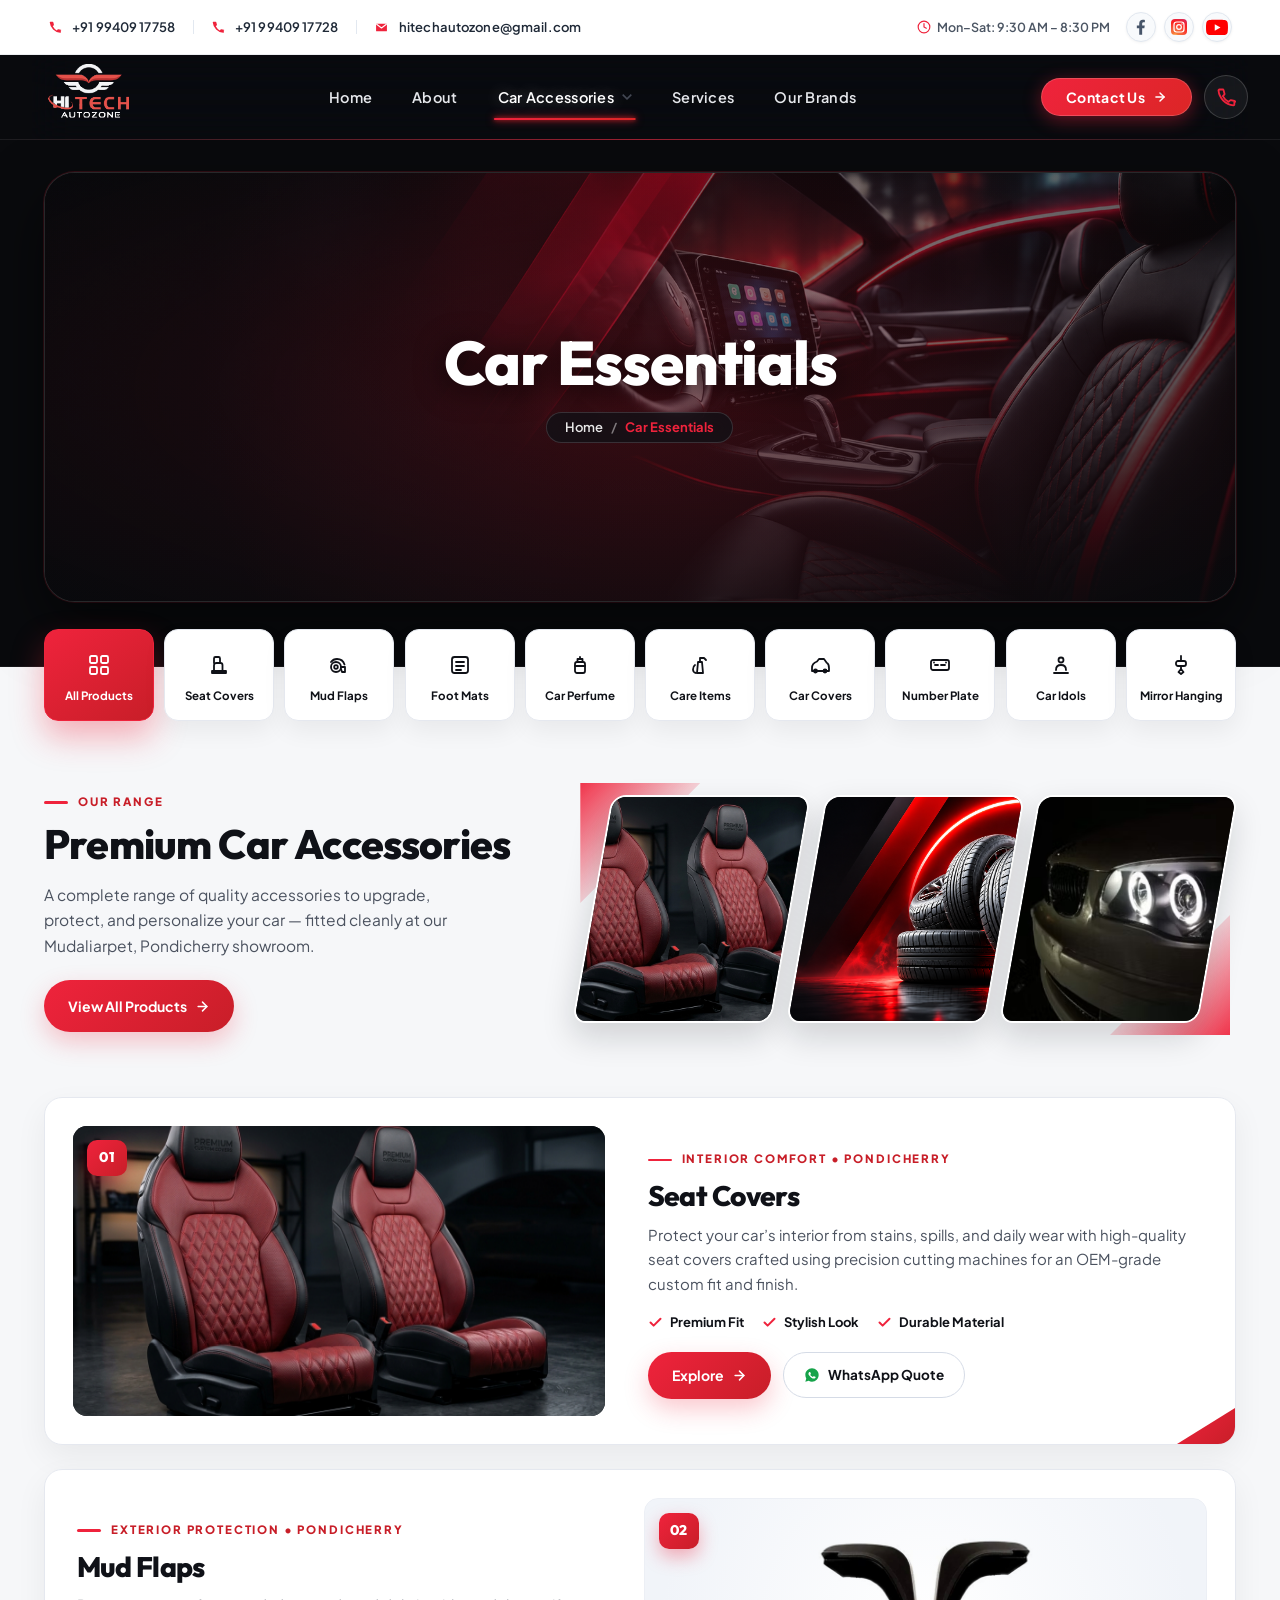
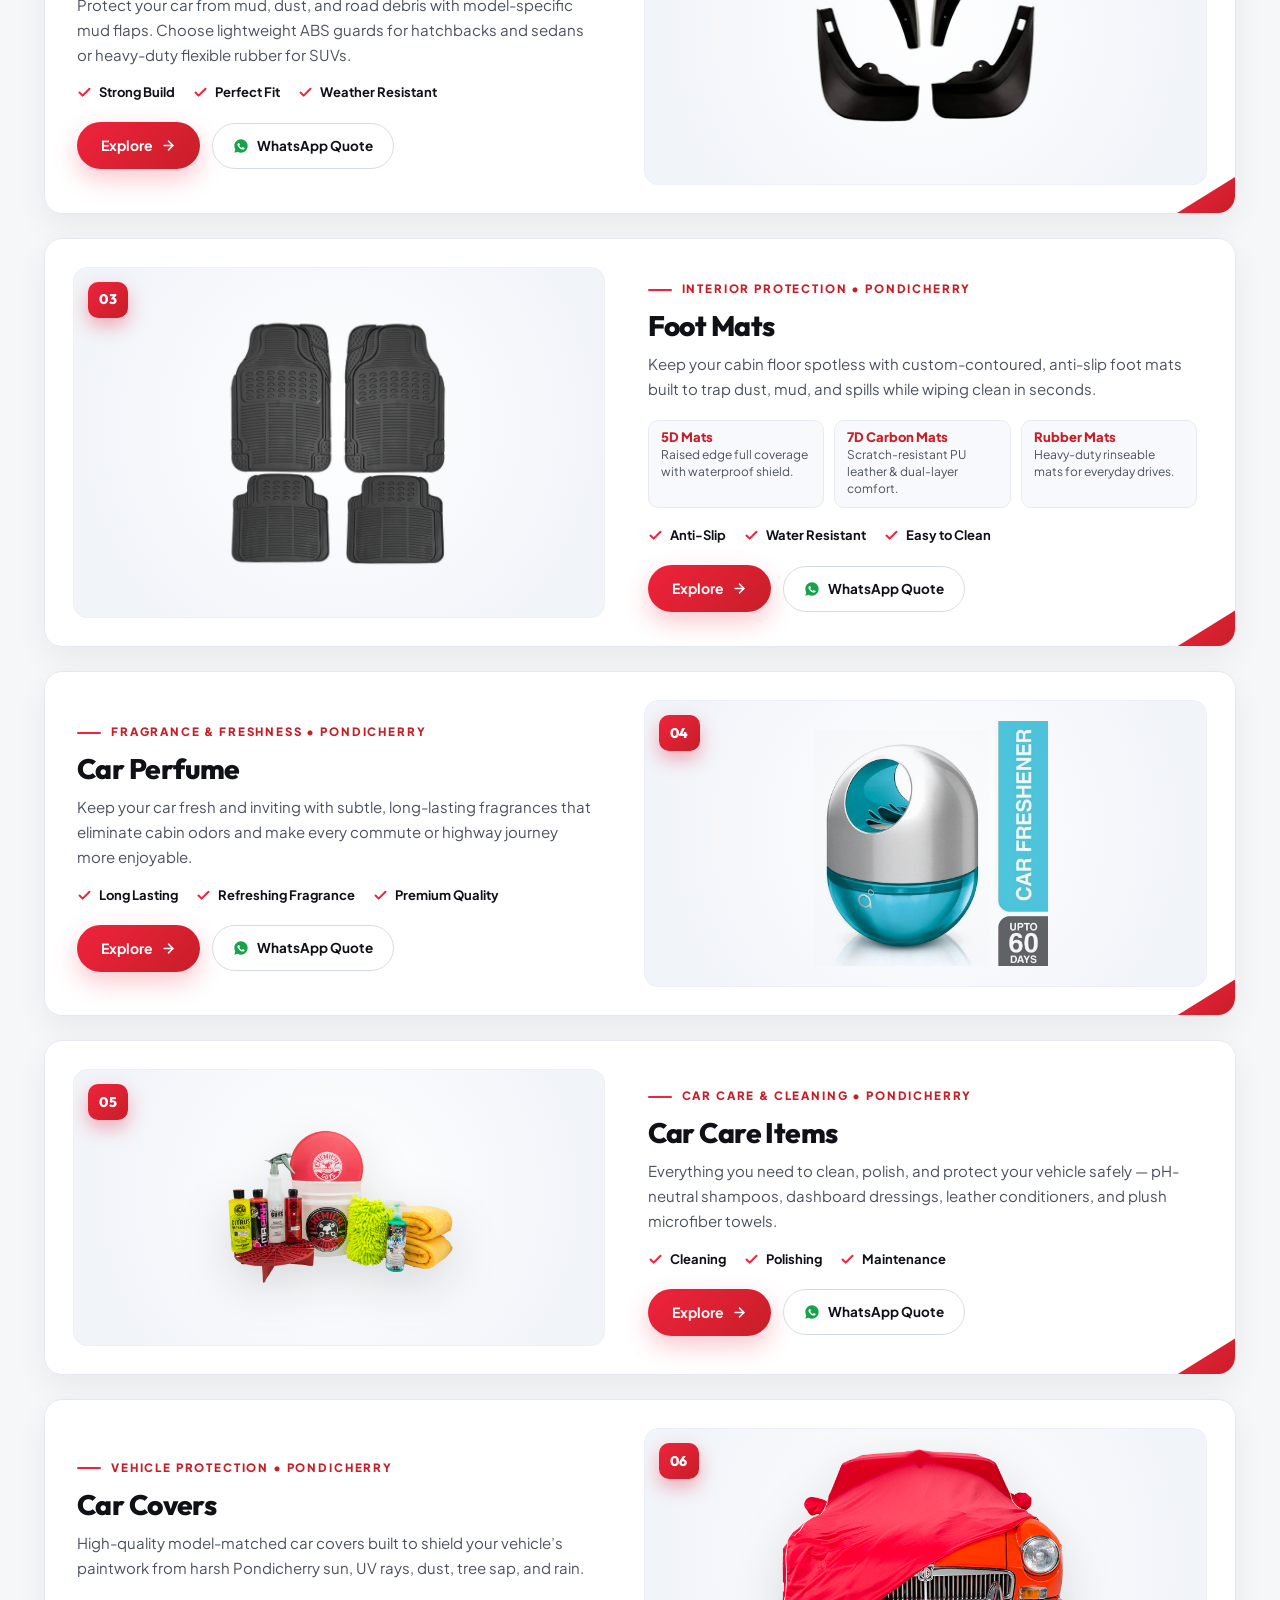
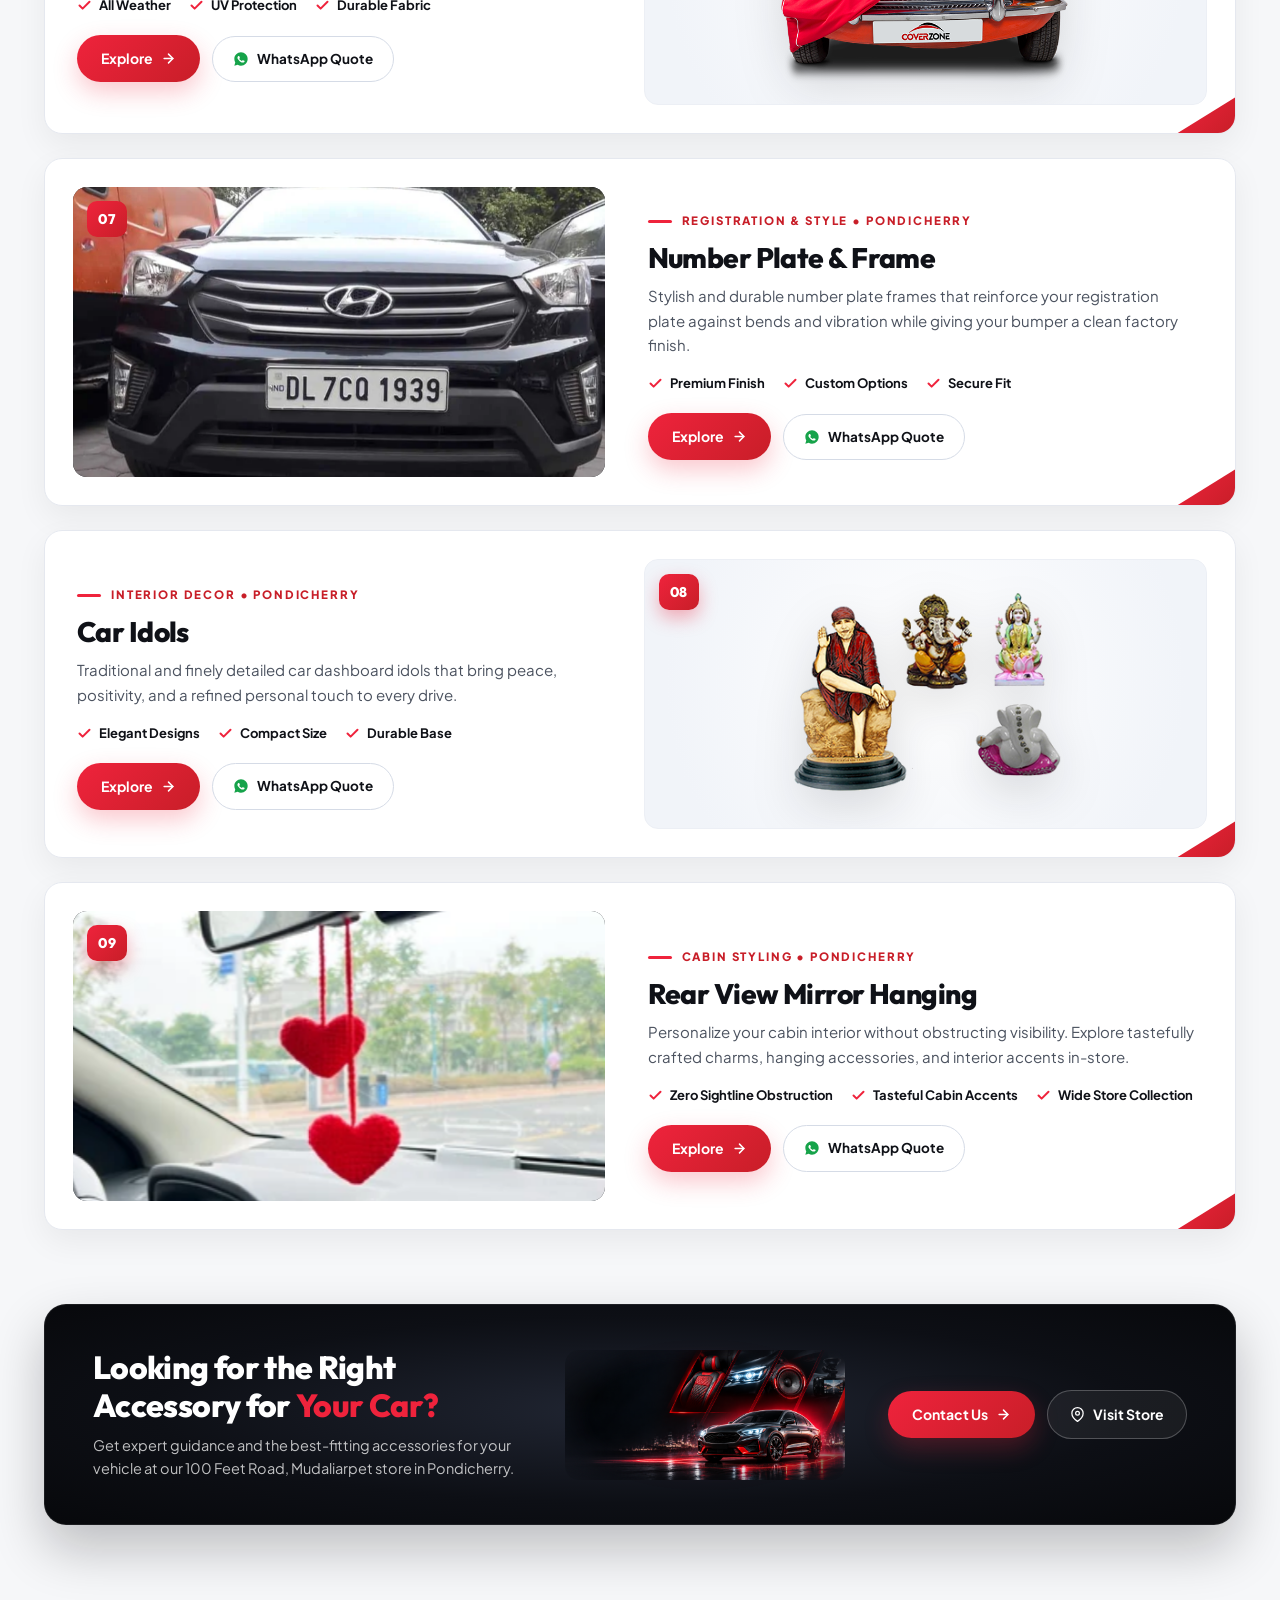
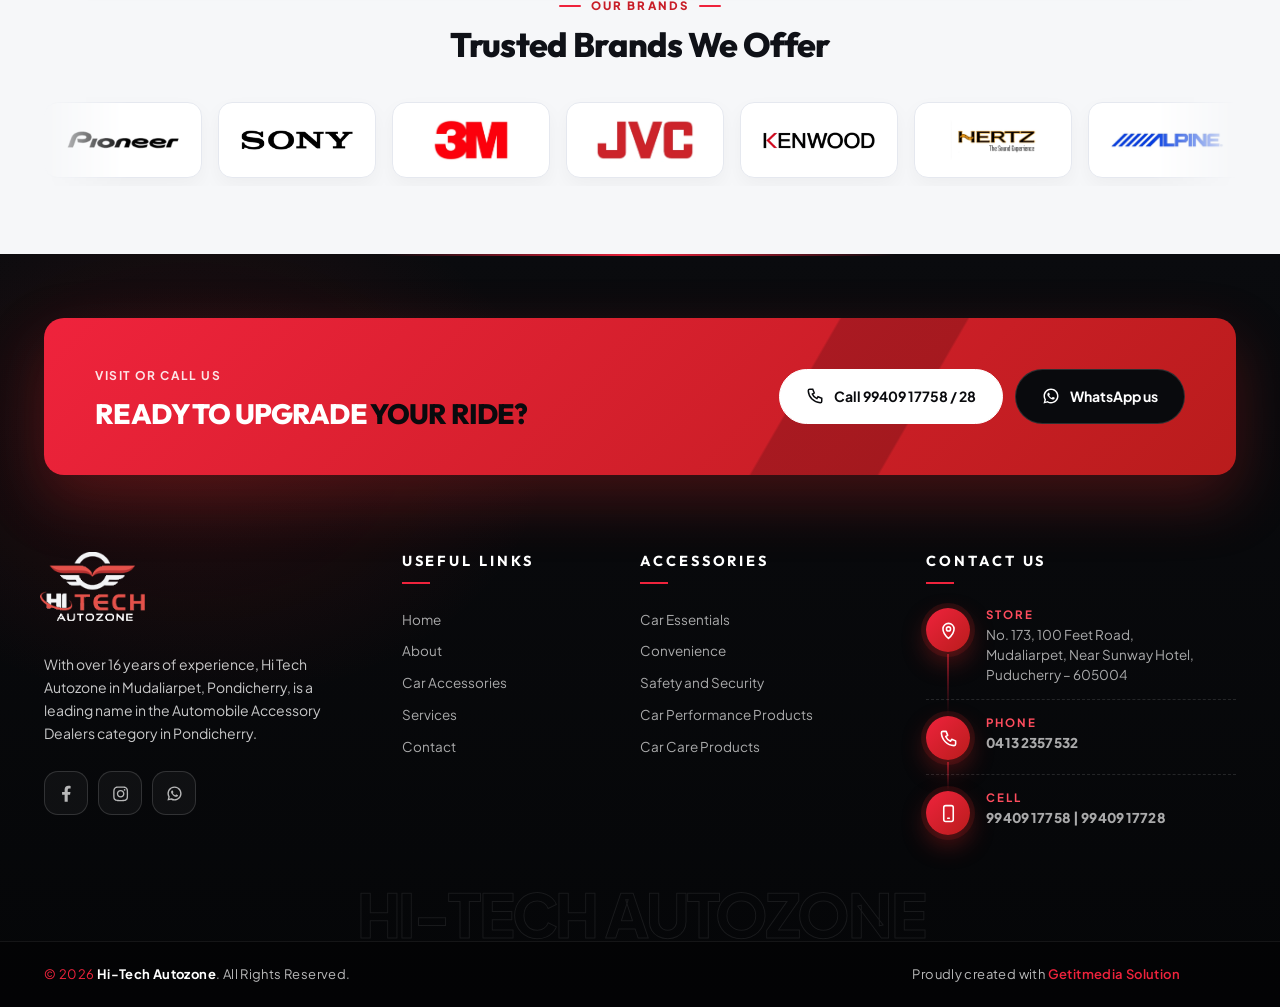
<file: caressentials.html>
<!doctype html>
<html lang="en">


<head>
  <meta charset="utf-8">
  <title>Car Essentials | Hi-Tech Autozone Pondicherry</title>
  <meta name="description" content="Car Essentials at Hi-Tech Autozone – Custom seat covers, 7D foot mats, sun shades, mud flaps, steering covers and perfumes in Pondicherry.">
  <meta name="viewport" content="width=device-width, initial-scale=1">
  <link rel="shortcut icon" type="image/x-icon" href="assets/img/favicon.ico?v=2">
  <link rel="icon" type="image/png" sizes="32x32" href="assets/img/favicon-32x32.png?v=2">
  <link rel="icon" type="image/png" sizes="16x16" href="assets/img/favicon-16x16.png?v=2">
  <link rel="apple-touch-icon" sizes="180x180" href="assets/img/apple-touch-icon.png?v=2">
    
   <!-- ======= All CSS Plugins here ======== -->
  <link rel="stylesheet" href="assets/css/plugins/swiper-bundle.min.css">
  <link rel="stylesheet" href="assets/css/plugins/glightbox.min.css">
  <link href="https://fonts.googleapis.com/css2?family=Inter:wght@300;400;500;600;700;800;900&amp;family=Open+Sans:ital,wght@0,300;0,400;0,500;0,600;0,700;0,800;1,300;1,400;1,500;1,600;1,700&amp;family=Rubik:ital,wght@0,300;0,400;0,500;0,600;0,700;0,800;0,900;1,300;1,400;1,500&amp;display=swap" rel="stylesheet">

  <link rel="preconnect" href="https://fonts.googleapis.com">
  <link rel="preconnect" href="https://fonts.gstatic.com" crossorigin>
  <link href="https://fonts.googleapis.com/css2?family=Archivo:wdth,wght@62..125,100..900&family=Outfit:wght@500;600;700;800;900&family=Plus+Jakarta+Sans:wght@400;500;600;700;800&display=swap" rel="stylesheet">

  <!-- Plugin css -->
  <link rel="stylesheet" href="assets/css/vendor/bootstrap.min.css">

  <!-- Custom Style CSS -->
  <link rel="stylesheet" href="assets/css/style.css">
      <link rel="stylesheet" href="assets/css/main.css">
  <link rel="stylesheet" href="assets/css/premium-2026.css?v=30">
  <link rel="stylesheet" href="assets/css/redesign-2026.css?v=26">
  <link rel="stylesheet" href="assets/css/caressentials-2026.css?v=40">
</head>

<body class="caressentials-page">

    <!-- Start preloader -->
    <div id="preloader">
        <div id="ctn-preloader" class="ctn-preloader">
            <div class="animation-preloader">
                <div class="spinner"></div>
                <div class="txt-loading">
                    <span data-text-preloader="L" class="letters-loading">
                        L
                    </span>
                    
                    <span data-text-preloader="O" class="letters-loading">
                        O
                    </span>
                    
                    <span data-text-preloader="A" class="letters-loading">
                        A
                    </span>
                    
                    <span data-text-preloader="D" class="letters-loading">
                        D
                    </span>
                    
                    <span data-text-preloader="I" class="letters-loading">
                        I
                    </span>
                    
                    <span data-text-preloader="N" class="letters-loading">
                        N
                    </span>
                    
                    <span data-text-preloader="G" class="letters-loading">
                        G
                    </span>
                </div>
            </div>	

            <div class="loader-section section-left"></div>
            <div class="loader-section section-right"></div>
        </div>
    </div>
    <!-- End preloader -->

    <!-- Start header area -->
    <header class="header__section">
        <div class="header__topbar">
            <div class="container-fluid">
                <div class="header__topbar--inner d-flex align-items-center justify-content-between">
                                        <ul class="header__topbar--info d-none d-lg-flex align-items-center">
                        <li class="header__info--list">
                            <a class="header__info--link" href="tel:9940917758" title="Call +91 99409 17758">
                                <svg class="hz-top-ico" width="14" height="14" viewBox="0 0 24 24" fill="none" xmlns="http://www.w3.org/2000/svg">
                                    <path d="M22 16.92V21a1 1 0 0 1-1.09 1A19.91 19.91 0 0 1 3 4.09 1 1 0 0 1 4 3h4.09a1 1 0 0 1 1 .75l1.1 4.42a1 1 0 0 1-.29.95L8.21 10.91a16 16 0 0 0 6.88 6.88l1.79-1.79a1 1 0 0 1 .95-.29l4.42 1.1a1 1 0 0 1 .75 1z" fill="#EF233C"/>
                                </svg>
                                <span>+91 99409 17758</span>
                            </a>
                        </li>
                        <li class="header__info--list">
                            <a class="header__info--link" href="tel:9940917728" title="Call +91 99409 17728">
                                <svg class="hz-top-ico" width="14" height="14" viewBox="0 0 24 24" fill="none" xmlns="http://www.w3.org/2000/svg">
                                    <path d="M22 16.92V21a1 1 0 0 1-1.09 1A19.91 19.91 0 0 1 3 4.09 1 1 0 0 1 4 3h4.09a1 1 0 0 1 1 .75l1.1 4.42a1 1 0 0 1-.29.95L8.21 10.91a16 16 0 0 0 6.88 6.88l1.79-1.79a1 1 0 0 1 .95-.29l4.42 1.1a1 1 0 0 1 .75 1z" fill="#EF233C"/>
                                </svg>
                                <span>+91 99409 17728</span>
                            </a>
                        </li>
                        <li class="header__info--list">
                            <a class="header__info--link" href="mailto:hitechautozone@gmail.com" title="Email Hi-Tech Autozone">
                                <svg class="hz-top-ico" width="15" height="13" viewBox="0 0 24 24" fill="none" xmlns="http://www.w3.org/2000/svg">
                                    <path d="M3 5h18a1 1 0 0 1 1 1v12a1 1 0 0 1-1 1H3a1 1 0 0 1-1-1V6a1 1 0 0 1 1-1z" fill="#EF233C"/>
                                    <path d="M3 6l9 7 9-7" stroke="#FFFFFF" stroke-width="2" stroke-linecap="round" stroke-linejoin="round"/>
                                </svg>
                                <span>hitechautozone@gmail.com</span>
                            </a>
                        </li>
                    </ul>
                    <div class="header__top--right d-flex align-items-center">
                        <span class="hz-top-hours d-none d-xl-inline-flex">
                            <svg width="14" height="14" viewBox="0 0 24 24" fill="none" stroke="#EF233C" stroke-width="2" stroke-linecap="round" stroke-linejoin="round"><circle cx="12" cy="12" r="10"/><polyline points="12 6 12 12 16 14"/></svg>
                            Mon–Sat: 9:30 AM – 8:30 PM
                        </span>
                        <ul class="social__share d-flex align-items-center">
                            <li class="social__share--list">
                                <a class="social__share--icon" target="_blank" rel="noopener noreferrer" href="https://www.facebook.com/p/Hitechautozone-pondicherry-100066912985114/" aria-label="Facebook">
                                    <svg width="10" height="16" viewBox="0 0 9 15" fill="none" xmlns="http://www.w3.org/2000/svg" aria-hidden="true">
                                        <path d="M7.62891 8.625L8.01172 6.10938H5.57812V4.46875C5.57812 3.75781 5.90625 3.10156 7 3.10156H8.12109V0.941406C8.12109 0.941406 7.10938 0.75 6.15234 0.75C4.15625 0.75 2.84375 1.98047 2.84375 4.16797V6.10938H0.601562V8.625H2.84375V14.75H5.57812V8.625H7.62891Z" fill="#475569"/>
                                    </svg>
                                </a>
                            </li>
                            <li class="social__share--list">
                                <a class="social__share--icon" target="_blank" rel="noopener noreferrer" href="https://www.instagram.com/hitechautozone_pondicherry/" aria-label="Instagram">
                                    <svg width="16" height="16" viewBox="0 0 24 24" fill="none" xmlns="http://www.w3.org/2000/svg" aria-hidden="true">
                                        <defs>
                                            <radialGradient id="hz-ig-badge-grad" cx="25%" cy="108%" r="140%">
                                                <stop offset="0%" stop-color="#FFDC80"/>
                                                <stop offset="15%" stop-color="#F77737"/>
                                                <stop offset="35%" stop-color="#F56040"/>
                                                <stop offset="65%" stop-color="#FD1D1D"/>
                                                <stop offset="100%" stop-color="#C13584"/>
                                            </radialGradient>
                                        </defs>
                                        <rect width="24" height="24" rx="6" fill="url(#hz-ig-badge-grad)"/>
                                        <rect x="4.5" y="4.5" width="15" height="15" rx="4" stroke="#FFFFFF" stroke-width="1.8"/>
                                        <circle cx="12" cy="12" r="3.5" stroke="#FFFFFF" stroke-width="1.8"/>
                                        <circle cx="16.5" cy="7.5" r="1" fill="#FFFFFF"/>
                                    </svg>
                                </a>
                            </li>
                            <li class="social__share--list">
                                <a class="social__share--icon" target="_blank" rel="noopener noreferrer" href="https://www.youtube.com/@hi-techautozone2502" aria-label="YouTube">
                                    <svg width="22" height="16" viewBox="0 0 24 17" fill="none" xmlns="http://www.w3.org/2000/svg" aria-hidden="true">
                                        <path fill-rule="evenodd" clip-rule="evenodd" d="M23.498 3.186a3.016 3.016 0 0 0-2.122-2.136C19.505.5 12 .5 12 .5s-7.505 0-9.377.55A3.016 3.016 0 0 0 .502 3.186C0 5.07 0 9 0 9s0 3.93.502 5.814a3.016 3.016 0 0 0 2.122 2.136c1.871.55 9.376.55 9.376.55s7.505 0 9.377-.55a3.015 3.015 0 0 0 2.122-2.136C24 12.93 24 9 24 9s0-3.93-.502-5.814z" fill="#FF0000"/>
                                        <path d="M9.545 12.568V5.432L15.818 9l-6.273 3.568z" fill="#FFFFFF"/>
                                    </svg>
                                </a>
                            </li>
                        </ul>
                    </div>
                </div>
            </div>
        </div>
        <div class="main__header header__sticky">
            <div class="container-fluid">
                <div class="main__header--inner position__relative d-flex justify-content-between align-items-center">
                    <div class="offcanvas__header--menu__open d-lg-none">
                        <a class="offcanvas__header--menu__open--btn" href="javascript:void(0)" data-offcanvas>
                            <svg xmlns="http://www.w3.org/2000/svg" class="ionicon offcanvas__header--menu__open--svg" viewBox="0 0 512 512"><path fill="currentColor" stroke="currentColor" stroke-linecap="round" stroke-miterlimit="10" stroke-width="32" d="M80 160h352M80 256h352M80 352h352"/></svg>
                            <span class="visually-hidden">Offcanvas Menu Open</span>
                        </a>
                    </div>
                    <div class="main__logo">
                        <h1 class="main__logo--title m-0"><a class="main__logo--link" href="index.html"><img class="main__logo--img" src="assets/img/logo/hi-go-light.png" alt="Hi-Tech Autozone" width="180" height="90"></a></h1>
                    </div>
                    <div class="header__menu style3 d-none d-lg-block">
                        <nav class="header__menu--navigation">
                            <ul class="header__menu--wrapper d-flex align-items-center">
                                <li class="header__menu--items">
                                    <a class="header__menu--link" href="index.html">Home</a>
                                </li>
                                <li class="header__menu--items">
                                    <a class="header__menu--link " href="about.html">About</a>
                                </li>
                                <li class="header__menu--items">
                                    <a class="header__menu--link active" href="caressentials.html">
                                        Car Accessories
                                        <svg class="menu__arrowdown--icon" xmlns="http://www.w3.org/2000/svg" width="10" height="6" viewBox="0 0 12 7.41">
                                            <path d="M16.59,8.59,12,13.17,7.41,8.59,6,10l6,6,6-6Z" transform="translate(-6 -8.59)" fill="currentColor"/>
                                        </svg>
                                    </a>
                                    <ul class="header__sub--menu">
                                        <li class="header__sub--menu__items"><a href="caressentials.html" class="header__sub--menu__link active">CAR ESSENTIALS</a></li>
                                        <li class="header__sub--menu__items"><a href="convenience.html" class="header__sub--menu__link ">CONVENIENCE</a></li>
                                        <li class="header__sub--menu__items"><a href="safetysecurity.html" class="header__sub--menu__link ">SAFETY AND SECURITY</a></li>
                                        <li class="header__sub--menu__items"><a href="carstyle.html" class="header__sub--menu__link ">CAR STYLES</a></li>
                                        <li class="header__sub--menu__items"><a href="carperformance.html" class="header__sub--menu__link ">CAR PERFORMANCE PRODUCT</a></li>
                                        <li class="header__sub--menu__items"><a href="carcareproduct.html" class="header__sub--menu__link ">CAR CARE PRODUCT</a></li>
                                    </ul>
                                </li>
                                <li class="header__menu--items">
                                    <a class="header__menu--link " href="blog.html">Services</a>
                                </li>
                                <li class="header__menu--items">
                                    <a class="header__menu--link " href="brands.html">Our Brands</a>
                                </li>
                            </ul>
                        </nav>
                    </div>
                    <div class="header__actions d-flex align-items-center">
                        <a class="hz-nav-contact-btn d-none d-sm-inline-flex" href="contact.html">
                            <span>Contact Us</span>
                            <svg width="14" height="14" viewBox="0 0 24 24" fill="none" stroke="currentColor" stroke-width="2.5" stroke-linecap="round" stroke-linejoin="round"><line x1="5" y1="12" x2="19" y2="12"/><polyline points="12 5 19 12 12 19"/></svg>
                        </a>
                        <a class="hz-nav-phone-btn" href="tel:9940917758" aria-label="Call Hi-Tech Autozone" title="Call 99409 17758">
                            <svg width="20" height="20" viewBox="0 0 24 24" fill="none" xmlns="http://www.w3.org/2000/svg">
                                <path d="M22 16.92V21a1 1 0 0 1-1.09 1A19.91 19.91 0 0 1 3 4.09 1 1 0 0 1 4 3h4.09a1 1 0 0 1 1 .75l1.1 4.42a1 1 0 0 1-.29.95L8.21 10.91a16 16 0 0 0 6.88 6.88l1.79-1.79a1 1 0 0 1 .95-.29l4.42 1.1a1 1 0 0 1 .75 1z" stroke="#EF233C" stroke-width="2.2" stroke-linecap="round" stroke-linejoin="round"/>
                            </svg>
                        </a>
                    </div>
                </div>
            </div>
        </div>
        <!-- Start Offcanvas header menu -->
        <div class="offcanvas__header" role="dialog" aria-modal="true" aria-label="Mobile Navigation">
            <div class="offcanvas__inner">
                <div class="offcanvas__logo">
                    <a class="offcanvas__logo_link" href="index.html">
                        <img src="assets/img/logo/hi-go-light.png" alt="Hi-Tech Autozone" width="144" height="72">
                    </a>
                    <button class="offcanvas__close--btn" type="button" data-offcanvas aria-label="Close navigation menu">
                        <svg width="18" height="18" viewBox="0 0 24 24" fill="none" stroke="currentColor" stroke-width="2.2" stroke-linecap="round" stroke-linejoin="round" aria-hidden="true">
                            <line x1="18" y1="6" x2="6" y2="18"/>
                            <line x1="6" y1="6" x2="18" y2="18"/>
                        </svg>
                    </button>
                </div>

                <nav class="offcanvas__menu" aria-label="Primary Mobile Navigation">
                    <ul class="offcanvas__menu_ul">
                        <li class="offcanvas__menu_li">
                            <a class="offcanvas__menu_item" href="index.html">Home</a>
                        </li>
                        <li class="offcanvas__menu_li">
                            <a class="offcanvas__menu_item" href="about.html">About Us</a>
                        </li>
                        <li class="offcanvas__menu_li hz-drawer__has-sub">
                            <a class="offcanvas__menu_item" href="caressentials.html">Car Accessories</a>
                            <ul class="offcanvas__sub_menu">
                                <li class="offcanvas__sub_menu_li"><a href="caressentials.html" class="offcanvas__sub_menu_item">Car Essentials</a></li>
                                <li class="offcanvas__sub_menu_li"><a href="convenience.html" class="offcanvas__sub_menu_item">Convenience</a></li>
                                <li class="offcanvas__sub_menu_li"><a href="safetysecurity.html" class="offcanvas__sub_menu_item">Safety &amp; Security</a></li>
                                <li class="offcanvas__sub_menu_li"><a href="carstyle.html" class="offcanvas__sub_menu_item">Car Styles</a></li>
                                <li class="offcanvas__sub_menu_li"><a href="carperformance.html" class="offcanvas__sub_menu_item">Car Performance</a></li>
                                <li class="offcanvas__sub_menu_li"><a href="carcareproduct.html" class="offcanvas__sub_menu_item">Car Care Products</a></li>
                            </ul>
                        </li>
                        <li class="offcanvas__menu_li">
                            <a class="offcanvas__menu_item" href="blog.html">Services</a>
                        </li>
                        <li class="offcanvas__menu_li">
                            <a class="offcanvas__menu_item" href="brands.html">Our Brands</a>
                        </li>
                        <li class="offcanvas__menu_li">
                            <a class="offcanvas__menu_item" href="contact.html">Contact</a>
                        </li>
                    </ul>
                </nav>

                <div class="hz-drawer__foot">
                    <div class="hz-drawer__ctas">
                        <a class="hz-drawer__cta hz-drawer__cta--call" href="tel:9940917758">
                            <svg width="16" height="16" viewBox="0 0 24 24" fill="none" stroke="currentColor" stroke-width="2.2" stroke-linecap="round" stroke-linejoin="round" aria-hidden="true"><path d="M22 16.92v3a2 2 0 0 1-2.18 2 19.79 19.79 0 0 1-8.63-3.07 19.5 19.5 0 0 1-6-6 19.79 19.79 0 0 1-3.07-8.67A2 2 0 0 1 4.11 2h3a2 2 0 0 1 2 1.72 12.84 12.84 0 0 0 .7 2.81 2 2 0 0 1-.45 2.11L8.09 9.91a16 16 0 0 0 6 6l1.27-1.27a2 2 0 0 1 2.11-.45 12.84 12.84 0 0 0 2.81.7A2 2 0 0 1 22 16.92z"/></svg>
                            <span>Call Us</span>
                        </a>
                        <a class="hz-drawer__cta hz-drawer__cta--wa" target="_blank" rel="noopener noreferrer" href="https://wa.me/919940917758?text=Hello%20Hi-Tech%20Autozone,%20I%20would%20like%20to%20enquire%20about%20car%20accessories.">
                            <svg width="16" height="16" viewBox="0 0 32 32" fill="currentColor" aria-hidden="true"><path d="M16.001 2.667c-7.364 0-13.333 5.969-13.333 13.333 0 2.367.62 4.642 1.802 6.662L2.667 29.333l6.86-1.785a13.24 13.24 0 0 0 6.474 1.707h.001C23.365 29.255 29.333 23.285 29.333 16c0-7.364-5.969-13.333-13.333-13.333zm0 24a10.66 10.66 0 0 1-5.409-1.493l-.388-.231-4.073 1.06 1.087-3.974-.251-.41a10.613 10.613 0 0 1-1.618-5.656c0-5.891 4.776-10.667 10.667-10.667S26.667 10.109 26.667 16s-4.776 10.667-10.666 10.667z"/></svg>
                            <span>WhatsApp</span>
                        </a>
                    </div>
                    <div class="hz-drawer__hours">Mon–Sat &bull; 9:30 AM – 8:30 PM</div>
                </div>
            </div>
        </div>
        <!-- End Offcanvas header menu -->

        <!-- Start Offcanvas stikcy toolbar -->

        <!-- End Offcanvas stikcy toolbar -->

        <!-- Start offCanvas minicart -->
  
        <!-- End offCanvas minicart -->

        <!-- Start serch box area -->

        <!-- End serch box area -->
        
    </header>
    <!-- End header area -->

    <main class="main__content_wrapper">

        <!-- ==================== 01 CINEMATIC FLOATING HERO CARD ==================== -->
        <section class="ce-hero-wrap">
            <div class="container">
                <div class="ce-hero-card hz-reveal" data-reveal="up">
                    <div class="ce-hero-card__overlay"></div>
                    <div class="ce-hero-card__content">
                        <h1 class="ce-hero-card__title">Car Essentials</h1>
                        <ul class="ce-hero-breadcrumb" aria-label="Breadcrumb">
                            <li><a href="index.html">Home</a></li>
                            <li class="ce-crumb-sep" aria-hidden="true">/</li>
                            <li class="ce-crumb-current">Car Essentials</li>
                        </ul>
                    </div>
                </div>
            </div>
        </section>

        <!-- ==================== 02 10-TILE CATEGORY SELECTOR ==================== -->
        <nav class="ce-cat-band" aria-label="Car Essentials Category Filter">
            <div class="container">
                <div class="ce-cat-grid" role="tablist" aria-label="Filter accessories by category">
                    <button type="button" class="ce-cat-tile is-active" data-filter="all" aria-pressed="true">
                        <span class="ce-cat-tile__icon" aria-hidden="true">
                            <svg viewBox="0 0 24 24" fill="none" stroke-width="1.8" stroke-linecap="round" stroke-linejoin="round"><rect x="3" y="3" width="7" height="7" rx="1.5"/><rect x="14" y="3" width="7" height="7" rx="1.5"/><rect x="3" y="14" width="7" height="7" rx="1.5"/><rect x="14" y="14" width="7" height="7" rx="1.5"/></svg>
                        </span>
                        <span class="ce-cat-tile__label">All Products</span>
                    </button>

                    <button type="button" class="ce-cat-tile" data-filter="ce-01" aria-pressed="false">
                        <span class="ce-cat-tile__icon" aria-hidden="true">
                            <svg viewBox="0 0 24 24" fill="none" stroke-width="1.8" stroke-linecap="round" stroke-linejoin="round"><path d="M7 18v-5.5a2.5 2.5 0 0 1 2.5-2.5h4a2 2 0 0 1 2 2V18"/><path d="M7 10V5.5A1.5 1.5 0 0 1 8.5 4h3A1.5 1.5 0 0 1 13 5.5V10"/><path d="M5 18h14v2H5z"/></svg>
                        </span>
                        <span class="ce-cat-tile__label">Seat Covers</span>
                    </button>

                    <button type="button" class="ce-cat-tile" data-filter="ce-02" aria-pressed="false">
                        <span class="ce-cat-tile__icon" aria-hidden="true">
                            <svg viewBox="0 0 24 24" fill="none" stroke-width="1.8" stroke-linecap="round" stroke-linejoin="round"><circle cx="9" cy="14" r="5"/><circle cx="9" cy="14" r="1.8"/><path d="M14 14h4v5h-3l-1-3"/><path d="M4 9c1.5-2 3.8-3 6-3 3.5 0 6.5 2.3 7.5 5.5"/></svg>
                        </span>
                        <span class="ce-cat-tile__label">Mud Flaps</span>
                    </button>

                    <button type="button" class="ce-cat-tile" data-filter="ce-03" aria-pressed="false">
                        <span class="ce-cat-tile__icon" aria-hidden="true">
                            <svg viewBox="0 0 24 24" fill="none" stroke-width="1.8" stroke-linecap="round" stroke-linejoin="round"><rect x="4" y="4" width="16" height="16" rx="2.5"/><path d="M8 9h8"/><path d="M8 13h8"/><path d="M8 17h5"/></svg>
                        </span>
                        <span class="ce-cat-tile__label">Foot Mats</span>
                    </button>

                    <button type="button" class="ce-cat-tile" data-filter="ce-04" aria-pressed="false">
                        <span class="ce-cat-tile__icon" aria-hidden="true">
                            <svg viewBox="0 0 24 24" fill="none" stroke-width="1.8" stroke-linecap="round" stroke-linejoin="round"><rect x="7" y="9" width="10" height="11" rx="2"/><path d="M9.5 9V6h5v3"/><path d="M12 4v2"/><path d="M7 13h10"/></svg>
                        </span>
                        <span class="ce-cat-tile__label">Car Perfume</span>
                    </button>

                    <button type="button" class="ce-cat-tile" data-filter="ce-05" aria-pressed="false">
                        <span class="ce-cat-tile__icon" aria-hidden="true">
                            <svg viewBox="0 0 24 24" fill="none" stroke-width="1.8" stroke-linecap="round" stroke-linejoin="round"><path d="M10 9h4l1 11H9z"/><path d="M12 9V5h4l2 2"/><path d="M7 12c-1.5 1-2 2.5-2 4.5S6.5 20 8 20"/></svg>
                        </span>
                        <span class="ce-cat-tile__label">Care Items</span>
                    </button>

                    <button type="button" class="ce-cat-tile" data-filter="ce-06" aria-pressed="false">
                        <span class="ce-cat-tile__icon" aria-hidden="true">
                            <svg viewBox="0 0 24 24" fill="none" stroke-width="1.8" stroke-linecap="round" stroke-linejoin="round"><path d="M4 15c0-3 2-5.5 5-6.5L11 6h5l2.5 3.5c2 1 2.5 3 2.5 5.5v3H4v-3z"/><circle cx="7.5" cy="18" r="1.5"/><circle cx="17" cy="18" r="1.5"/></svg>
                        </span>
                        <span class="ce-cat-tile__label">Car Covers</span>
                    </button>

                    <button type="button" class="ce-cat-tile" data-filter="ce-07" aria-pressed="false">
                        <span class="ce-cat-tile__icon" aria-hidden="true">
                            <svg viewBox="0 0 24 24" fill="none" stroke-width="1.8" stroke-linecap="round" stroke-linejoin="round"><rect x="3" y="7" width="18" height="10" rx="2"/><path d="M7 12h3"/><path d="M13 12h4"/><path d="M6 9.5h.01M18 9.5h.01"/></svg>
                        </span>
                        <span class="ce-cat-tile__label">Number Plate</span>
                    </button>

                    <button type="button" class="ce-cat-tile" data-filter="ce-08" aria-pressed="false">
                        <span class="ce-cat-tile__icon" aria-hidden="true">
                            <svg viewBox="0 0 24 24" fill="none" stroke-width="1.8" stroke-linecap="round" stroke-linejoin="round"><circle cx="12" cy="7" r="2.5"/><path d="M7 17c0-3 2-5 5-5s5 2 5 5"/><path d="M5 20h14"/></svg>
                        </span>
                        <span class="ce-cat-tile__label">Car Idols</span>
                    </button>

                    <button type="button" class="ce-cat-tile" data-filter="ce-09" aria-pressed="false">
                        <span class="ce-cat-tile__icon" aria-hidden="true">
                            <svg viewBox="0 0 24 24" fill="none" stroke-width="1.8" stroke-linecap="round" stroke-linejoin="round"><path d="M12 3v5"/><rect x="7" y="8" width="10" height="5" rx="2"/><path d="M12 13v3"/><path d="M12 16l2.5 3-2.5 2-2.5-2z"/></svg>
                        </span>
                        <span class="ce-cat-tile__label">Mirror Hanging</span>
                    </button>
                </div>
            </div>
        </nav>

        <!-- ==================== 03 OUR RANGE SPLIT + SKEWED PANELS ==================== -->
        <section class="ce-range" id="ce-range">
            <div class="container">
                <div class="ce-range__grid">
                    <div class="ce-range__copy" data-reveal="left">
                        <span class="ce-eyebrow-line">Our Range</span>
                        <h2 class="ce-range__title">Premium Car Accessories</h2>
                        <p class="ce-range__desc">A complete range of quality accessories to upgrade, protect, and personalize your car &mdash; fitted cleanly at our Mudaliarpet, Pondicherry showroom.</p>
                        <button type="button" class="ce-btn-red" id="ceViewAllBtn">
                            View All Products
                            <svg viewBox="0 0 24 24" fill="none" stroke="currentColor" stroke-width="2.4" stroke-linecap="round" stroke-linejoin="round" aria-hidden="true"><path d="M5 12h14"/><path d="m12 5 7 7-7 7"/></svg>
                        </button>
                    </div>

                    <div class="ce-range__skew-wrap" data-reveal="right">
                        <span class="ce-range__accent-tl" aria-hidden="true"></span>
                        <span class="ce-range__accent-br" aria-hidden="true"></span>
                        <div class="ce-range__skew-grid">
                            <div class="ce-skew-panel">
                                <img src="assets/img/other/hd-seat-covers.jpg" alt="Custom leather car seat cover stitching">
                            </div>
                            <div class="ce-skew-panel">
                                <img src="assets/img/hero_sec/hero-slide-3.png" alt="Alloy wheel and sport caliper styling">
                            </div>
                            <div class="ce-skew-panel">
                                <img src="assets/img/other/sp1.avif" alt="LED car headlights showcase">
                            </div>
                        </div>
                    </div>
                </div>
            </div>
        </section>

        <!-- ==================== 04 ALTERNATING 01-09 PRODUCT CARDS ==================== -->
        <section class="ce-catalog" id="ce-catalog">
            <div class="container">
                <div class="ce-filter-status" id="ceFilterStatus" hidden>
                    <p class="ce-filter-status__text">Showing Category: <span id="ceFilterName">All Products</span></p>
                    <button type="button" class="ce-filter-reset" id="ceFilterReset">Show All 9 Products</button>
                </div>

                <div class="ce-catalog__list">

                    <!-- 01 Seat Covers -->
                    <article class="ce-card" id="ce-01" data-category="ce-01" data-label="Seat Covers" data-reveal="left">
                        <div class="ce-card__media ce-card__media--photo">
                            <span class="ce-card__num">01</span>
                            <img src="assets/img/other/hd-seat-covers.jpg" alt="Custom black and red quilted leather car seat covers at Hi-Tech Autozone">
                        </div>
                        <div class="ce-card__body">
                            <span class="ce-eyebrow-line">Interior Comfort &bull; Pondicherry</span>
                            <h2 class="ce-card__title">Seat Covers</h2>
                            <p class="ce-card__desc">Protect your car&rsquo;s interior from stains, spills, and daily wear with high-quality seat covers crafted using precision cutting machines for an OEM-grade custom fit and finish.</p>
                            <ul class="ce-highlights" role="list">
                                <li>Premium Fit</li>
                                <li>Stylish Look</li>
                                <li>Durable Material</li>
                            </ul>
                            <div class="ce-card__actions">
                                <a class="ce-btn-red" href="contact.html">
                                    Explore
                                    <svg viewBox="0 0 24 24" fill="none" stroke="currentColor" stroke-width="2.4" stroke-linecap="round" stroke-linejoin="round" aria-hidden="true"><path d="M5 12h14"/><path d="m12 5 7 7-7 7"/></svg>
                                </a>
                                <a class="ce-btn-wa" href="https://wa.me/919940917758?text=Hi%20Hi-Tech%20Autozone,%20I%20would%20like%20to%20enquire%20about%20Seat%20Covers." target="_blank" rel="noopener noreferrer">
                                    <svg viewBox="0 0 24 24" fill="currentColor" aria-hidden="true"><path d="M12 2C6.48 2 2 6.48 2 12c0 1.85.5 3.58 1.38 5.07L2 22l5.06-1.33A9.96 9.96 0 0 0 12 22c5.52 0 10-4.48 10-10S17.52 2 12 2zm5.2 14.12c-.22.62-1.27 1.18-1.76 1.25-.45.06-1.02.09-1.65-.11-.38-.12-.87-.28-1.5-.55-2.64-1.14-4.36-3.82-4.49-4-.13-.18-1.07-1.42-1.07-2.71 0-1.29.68-1.92.92-2.18.24-.26.52-.33.7-.33.17 0 .35 0 .5.01.16.01.38-.06.59.45.22.53.75 1.83.82 1.96.07.13.11.29.02.47-.09.18-.13.29-.26.45-.13.16-.28.35-.4.47-.13.13-.27.27-.12.53.15.26.68 1.12 1.46 1.81 1 .89 1.85 1.17 2.11 1.3.26.13.42.11.57-.07.15-.18.65-.76.83-1.02.18-.26.35-.22.59-.13.24.09 1.54.73 1.8.86.26.13.44.2.5.31.06.11.06.64-.16 1.26z"/></svg>
                                    WhatsApp Quote
                                </a>
                            </div>
                        </div>
                    </article>

                    <!-- 02 Mud Flap -->
                    <article class="ce-card ce-card--reverse" id="ce-02" data-category="ce-02" data-label="Mud Flaps" data-reveal="right">
                        <div class="ce-card__media ce-card__media--studio ce-card__media--blend">
                            <span class="ce-card__num">02</span>
                            <img src="assets/img/servce/s-1-2.jpg" alt="Heavy-duty moulded car mud flaps set of four" loading="lazy">
                        </div>
                        <div class="ce-card__body">
                            <span class="ce-eyebrow-line">Exterior Protection &bull; Pondicherry</span>
                            <h2 class="ce-card__title">Mud Flaps</h2>
                            <p class="ce-card__desc">Protect your car from mud, dust, and road debris with model-specific mud flaps. Choose lightweight ABS guards for hatchbacks and sedans or heavy-duty flexible rubber for SUVs.</p>
                            <ul class="ce-highlights" role="list">
                                <li>Strong Build</li>
                                <li>Perfect Fit</li>
                                <li>Weather Resistant</li>
                            </ul>
                            <div class="ce-card__actions">
                                <a class="ce-btn-red" href="contact.html">
                                    Explore
                                    <svg viewBox="0 0 24 24" fill="none" stroke="currentColor" stroke-width="2.4" stroke-linecap="round" stroke-linejoin="round" aria-hidden="true"><path d="M5 12h14"/><path d="m12 5 7 7-7 7"/></svg>
                                </a>
                                <a class="ce-btn-wa" href="https://wa.me/919940917758?text=Hi%20Hi-Tech%20Autozone,%20I%20would%20like%20to%20enquire%20about%20Mud%20Flaps." target="_blank" rel="noopener noreferrer">
                                    <svg viewBox="0 0 24 24" fill="currentColor" aria-hidden="true"><path d="M12 2C6.48 2 2 6.48 2 12c0 1.85.5 3.58 1.38 5.07L2 22l5.06-1.33A9.96 9.96 0 0 0 12 22c5.52 0 10-4.48 10-10S17.52 2 12 2zm5.2 14.12c-.22.62-1.27 1.18-1.76 1.25-.45.06-1.02.09-1.65-.11-.38-.12-.87-.28-1.5-.55-2.64-1.14-4.36-3.82-4.49-4-.13-.18-1.07-1.42-1.07-2.71 0-1.29.68-1.92.92-2.18.24-.26.52-.33.7-.33.17 0 .35 0 .5.01.16.01.38-.06.59.45.22.53.75 1.83.82 1.96.07.13.11.29.02.47-.09.18-.13.29-.26.45-.13.16-.28.35-.4.47-.13.13-.27.27-.12.53.15.26.68 1.12 1.46 1.81 1 .89 1.85 1.17 2.11 1.3.26.13.42.11.57-.07.15-.18.65-.76.83-1.02.18-.26.35-.22.59-.13.24.09 1.54.73 1.8.86.26.13.44.2.5.31.06.11.06.64-.16 1.26z"/></svg>
                                    WhatsApp Quote
                                </a>
                            </div>
                        </div>
                    </article>

                    <!-- 03 Foot Mats -->
                    <article class="ce-card" id="ce-03" data-category="ce-03" data-label="Foot Mats" data-reveal="left">
                        <div class="ce-card__media ce-card__media--studio ce-card__media--blend">
                            <span class="ce-card__num">03</span>
                            <img src="assets/img/servce/s-1-3.webp" alt="Custom car floor mats set for front and rear cabin" loading="lazy">
                        </div>
                        <div class="ce-card__body">
                            <span class="ce-eyebrow-line">Interior Protection &bull; Pondicherry</span>
                            <h2 class="ce-card__title">Foot Mats</h2>
                            <p class="ce-card__desc">Keep your cabin floor spotless with custom-contoured, anti-slip foot mats built to trap dust, mud, and spills while wiping clean in seconds.</p>
                            <ul class="ce-variants" role="list">
                                <li class="ce-variant">
                                    <strong>5D Mats</strong>
                                    <span>Raised edge full coverage with waterproof shield.</span>
                                </li>
                                <li class="ce-variant">
                                    <strong>7D Carbon Mats</strong>
                                    <span>Scratch-resistant PU leather &amp; dual-layer comfort.</span>
                                </li>
                                <li class="ce-variant">
                                    <strong>Rubber Mats</strong>
                                    <span>Heavy-duty rinseable mats for everyday drives.</span>
                                </li>
                            </ul>
                            <ul class="ce-highlights" role="list">
                                <li>Anti-Slip</li>
                                <li>Water Resistant</li>
                                <li>Easy to Clean</li>
                            </ul>
                            <div class="ce-card__actions">
                                <a class="ce-btn-red" href="contact.html">
                                    Explore
                                    <svg viewBox="0 0 24 24" fill="none" stroke="currentColor" stroke-width="2.4" stroke-linecap="round" stroke-linejoin="round" aria-hidden="true"><path d="M5 12h14"/><path d="m12 5 7 7-7 7"/></svg>
                                </a>
                                <a class="ce-btn-wa" href="https://wa.me/919940917758?text=Hi%20Hi-Tech%20Autozone,%20I%20would%20like%20to%20enquire%20about%20Car%20Foot%20Mats." target="_blank" rel="noopener noreferrer">
                                    <svg viewBox="0 0 24 24" fill="currentColor" aria-hidden="true"><path d="M12 2C6.48 2 2 6.48 2 12c0 1.85.5 3.58 1.38 5.07L2 22l5.06-1.33A9.96 9.96 0 0 0 12 22c5.52 0 10-4.48 10-10S17.52 2 12 2zm5.2 14.12c-.22.62-1.27 1.18-1.76 1.25-.45.06-1.02.09-1.65-.11-.38-.12-.87-.28-1.5-.55-2.64-1.14-4.36-3.82-4.49-4-.13-.18-1.07-1.42-1.07-2.71 0-1.29.68-1.92.92-2.18.24-.26.52-.33.7-.33.17 0 .35 0 .5.01.16.01.38-.06.59.45.22.53.75 1.83.82 1.96.07.13.11.29.02.47-.09.18-.13.29-.26.45-.13.16-.28.35-.4.47-.13.13-.27.27-.12.53.15.26.68 1.12 1.46 1.81 1 .89 1.85 1.17 2.11 1.3.26.13.42.11.57-.07.15-.18.65-.76.83-1.02.18-.26.35-.22.59-.13.24.09 1.54.73 1.8.86.26.13.44.2.5.31.06.11.06.64-.16 1.26z"/></svg>
                                    WhatsApp Quote
                                </a>
                            </div>
                        </div>
                    </article>

                    <!-- 04 Car Perfume -->
                    <article class="ce-card ce-card--reverse" id="ce-04" data-category="ce-04" data-label="Car Perfume" data-reveal="right">
                        <div class="ce-card__media ce-card__media--studio ce-card__media--blend">
                            <span class="ce-card__num">04</span>
                            <img src="assets/img/servce/s-1-4.webp" alt="Long-lasting dashboard car perfume and air freshener" loading="lazy">
                        </div>
                        <div class="ce-card__body">
                            <span class="ce-eyebrow-line">Fragrance &amp; Freshness &bull; Pondicherry</span>
                            <h2 class="ce-card__title">Car Perfume</h2>
                            <p class="ce-card__desc">Keep your car fresh and inviting with subtle, long-lasting fragrances that eliminate cabin odors and make every commute or highway journey more enjoyable.</p>
                            <ul class="ce-highlights" role="list">
                                <li>Long Lasting</li>
                                <li>Refreshing Fragrance</li>
                                <li>Premium Quality</li>
                            </ul>
                            <div class="ce-card__actions">
                                <a class="ce-btn-red" href="contact.html">
                                    Explore
                                    <svg viewBox="0 0 24 24" fill="none" stroke="currentColor" stroke-width="2.4" stroke-linecap="round" stroke-linejoin="round" aria-hidden="true"><path d="M5 12h14"/><path d="m12 5 7 7-7 7"/></svg>
                                </a>
                                <a class="ce-btn-wa" href="https://wa.me/919940917758?text=Hi%20Hi-Tech%20Autozone,%20I%20would%20like%20to%20enquire%20about%20Car%20Perfumes." target="_blank" rel="noopener noreferrer">
                                    <svg viewBox="0 0 24 24" fill="currentColor" aria-hidden="true"><path d="M12 2C6.48 2 2 6.48 2 12c0 1.85.5 3.58 1.38 5.07L2 22l5.06-1.33A9.96 9.96 0 0 0 12 22c5.52 0 10-4.48 10-10S17.52 2 12 2zm5.2 14.12c-.22.62-1.27 1.18-1.76 1.25-.45.06-1.02.09-1.65-.11-.38-.12-.87-.28-1.5-.55-2.64-1.14-4.36-3.82-4.49-4-.13-.18-1.07-1.42-1.07-2.71 0-1.29.68-1.92.92-2.18.24-.26.52-.33.7-.33.17 0 .35 0 .5.01.16.01.38-.06.59.45.22.53.75 1.83.82 1.96.07.13.11.29.02.47-.09.18-.13.29-.26.45-.13.16-.28.35-.4.47-.13.13-.27.27-.12.53.15.26.68 1.12 1.46 1.81 1 .89 1.85 1.17 2.11 1.3.26.13.42.11.57-.07.15-.18.65-.76.83-1.02.18-.26.35-.22.59-.13.24.09 1.54.73 1.8.86.26.13.44.2.5.31.06.11.06.64-.16 1.26z"/></svg>
                                    WhatsApp Quote
                                </a>
                            </div>
                        </div>
                    </article>

                    <!-- 05 Car Care Items -->
                    <article class="ce-card" id="ce-05" data-category="ce-05" data-label="Car Care Items" data-reveal="left">
                        <div class="ce-card__media ce-card__media--studio ce-card__media--cutout">
                            <span class="ce-card__num">05</span>
                            <img src="assets/img/servce/s-1-5.png" alt="Car detailing shampoo, wax polish, microfiber cloths and wash bucket kit" loading="lazy">
                        </div>
                        <div class="ce-card__body">
                            <span class="ce-eyebrow-line">Car Care &amp; Cleaning &bull; Pondicherry</span>
                            <h2 class="ce-card__title">Car Care Items</h2>
                            <p class="ce-card__desc">Everything you need to clean, polish, and protect your vehicle safely &mdash; pH-neutral shampoos, dashboard dressings, leather conditioners, and plush microfiber towels.</p>
                            <ul class="ce-highlights" role="list">
                                <li>Cleaning</li>
                                <li>Polishing</li>
                                <li>Maintenance</li>
                            </ul>
                            <div class="ce-card__actions">
                                <a class="ce-btn-red" href="contact.html">
                                    Explore
                                    <svg viewBox="0 0 24 24" fill="none" stroke="currentColor" stroke-width="2.4" stroke-linecap="round" stroke-linejoin="round" aria-hidden="true"><path d="M5 12h14"/><path d="m12 5 7 7-7 7"/></svg>
                                </a>
                                <a class="ce-btn-wa" href="https://wa.me/919940917758?text=Hi%20Hi-Tech%20Autozone,%20I%20would%20like%20to%20enquire%20about%20Car%20Care%20Items." target="_blank" rel="noopener noreferrer">
                                    <svg viewBox="0 0 24 24" fill="currentColor" aria-hidden="true"><path d="M12 2C6.48 2 2 6.48 2 12c0 1.85.5 3.58 1.38 5.07L2 22l5.06-1.33A9.96 9.96 0 0 0 12 22c5.52 0 10-4.48 10-10S17.52 2 12 2zm5.2 14.12c-.22.62-1.27 1.18-1.76 1.25-.45.06-1.02.09-1.65-.11-.38-.12-.87-.28-1.5-.55-2.64-1.14-4.36-3.82-4.49-4-.13-.18-1.07-1.42-1.07-2.71 0-1.29.68-1.92.92-2.18.24-.26.52-.33.7-.33.17 0 .35 0 .5.01.16.01.38-.06.59.45.22.53.75 1.83.82 1.96.07.13.11.29.02.47-.09.18-.13.29-.26.45-.13.16-.28.35-.4.47-.13.13-.27.27-.12.53.15.26.68 1.12 1.46 1.81 1 .89 1.85 1.17 2.11 1.3.26.13.42.11.57-.07.15-.18.65-.76.83-1.02.18-.26.35-.22.59-.13.24.09 1.54.73 1.8.86.26.13.44.2.5.31.06.11.06.64-.16 1.26z"/></svg>
                                    WhatsApp Quote
                                </a>
                            </div>
                        </div>
                    </article>

                    <!-- 06 Car Covers -->
                    <article class="ce-card ce-card--reverse" id="ce-06" data-category="ce-06" data-label="Car Covers" data-reveal="right">
                        <div class="ce-card__media ce-card__media--studio ce-card__media--cutout">
                            <span class="ce-card__num">06</span>
                            <img src="assets/img/servce/s-1-6.png" alt="Tailored red waterproof UV-resistant outdoor and indoor car body cover" loading="lazy">
                        </div>
                        <div class="ce-card__body">
                            <span class="ce-eyebrow-line">Vehicle Protection &bull; Pondicherry</span>
                            <h2 class="ce-card__title">Car Covers</h2>
                            <p class="ce-card__desc">High-quality model-matched car covers built to shield your vehicle&rsquo;s paintwork from harsh Pondicherry sun, UV rays, dust, tree sap, and rain.</p>
                            <ul class="ce-highlights" role="list">
                                <li>All Weather</li>
                                <li>UV Protection</li>
                                <li>Durable Fabric</li>
                            </ul>
                            <div class="ce-card__actions">
                                <a class="ce-btn-red" href="contact.html">
                                    Explore
                                    <svg viewBox="0 0 24 24" fill="none" stroke="currentColor" stroke-width="2.4" stroke-linecap="round" stroke-linejoin="round" aria-hidden="true"><path d="M5 12h14"/><path d="m12 5 7 7-7 7"/></svg>
                                </a>
                                <a class="ce-btn-wa" href="https://wa.me/919940917758?text=Hi%20Hi-Tech%20Autozone,%20I%20would%20like%20to%20enquire%20about%20Car%20Body%20Covers." target="_blank" rel="noopener noreferrer">
                                    <svg viewBox="0 0 24 24" fill="currentColor" aria-hidden="true"><path d="M12 2C6.48 2 2 6.48 2 12c0 1.85.5 3.58 1.38 5.07L2 22l5.06-1.33A9.96 9.96 0 0 0 12 22c5.52 0 10-4.48 10-10S17.52 2 12 2zm5.2 14.12c-.22.62-1.27 1.18-1.76 1.25-.45.06-1.02.09-1.65-.11-.38-.12-.87-.28-1.5-.55-2.64-1.14-4.36-3.82-4.49-4-.13-.18-1.07-1.42-1.07-2.71 0-1.29.68-1.92.92-2.18.24-.26.52-.33.7-.33.17 0 .35 0 .5.01.16.01.38-.06.59.45.22.53.75 1.83.82 1.96.07.13.11.29.02.47-.09.18-.13.29-.26.45-.13.16-.28.35-.4.47-.13.13-.27.27-.12.53.15.26.68 1.12 1.46 1.81 1 .89 1.85 1.17 2.11 1.3.26.13.42.11.57-.07.15-.18.65-.76.83-1.02.18-.26.35-.22.59-.13.24.09 1.54.73 1.8.86.26.13.44.2.5.31.06.11.06.64-.16 1.26z"/></svg>
                                    WhatsApp Quote
                                </a>
                            </div>
                        </div>
                    </article>

                    <!-- 07 Number Plate -->
                    <article class="ce-card" id="ce-07" data-category="ce-07" data-label="Number Plate & Frame" data-reveal="left">
                        <div class="ce-card__media ce-card__media--photo">
                            <span class="ce-card__num">07</span>
                            <img src="assets/img/servce/s-1-7.webp" alt="Front car number plate securely mounted in a sleek protective frame" loading="lazy">
                        </div>
                        <div class="ce-card__body">
                            <span class="ce-eyebrow-line">Registration &amp; Style &bull; Pondicherry</span>
                            <h2 class="ce-card__title">Number Plate &amp; Frame</h2>
                            <p class="ce-card__desc">Stylish and durable number plate frames that reinforce your registration plate against bends and vibration while giving your bumper a clean factory finish.</p>
                            <ul class="ce-highlights" role="list">
                                <li>Premium Finish</li>
                                <li>Custom Options</li>
                                <li>Secure Fit</li>
                            </ul>
                            <div class="ce-card__actions">
                                <a class="ce-btn-red" href="contact.html">
                                    Explore
                                    <svg viewBox="0 0 24 24" fill="none" stroke="currentColor" stroke-width="2.4" stroke-linecap="round" stroke-linejoin="round" aria-hidden="true"><path d="M5 12h14"/><path d="m12 5 7 7-7 7"/></svg>
                                </a>
                                <a class="ce-btn-wa" href="https://wa.me/919940917758?text=Hi%20Hi-Tech%20Autozone,%20I%20would%20like%20to%20enquire%20about%20Number%20Plate%20Frames." target="_blank" rel="noopener noreferrer">
                                    <svg viewBox="0 0 24 24" fill="currentColor" aria-hidden="true"><path d="M12 2C6.48 2 2 6.48 2 12c0 1.85.5 3.58 1.38 5.07L2 22l5.06-1.33A9.96 9.96 0 0 0 12 22c5.52 0 10-4.48 10-10S17.52 2 12 2zm5.2 14.12c-.22.62-1.27 1.18-1.76 1.25-.45.06-1.02.09-1.65-.11-.38-.12-.87-.28-1.5-.55-2.64-1.14-4.36-3.82-4.49-4-.13-.18-1.07-1.42-1.07-2.71 0-1.29.68-1.92.92-2.18.24-.26.52-.33.7-.33.17 0 .35 0 .5.01.16.01.38-.06.59.45.22.53.75 1.83.82 1.96.07.13.11.29.02.47-.09.18-.13.29-.26.45-.13.16-.28.35-.4.47-.13.13-.27.27-.12.53.15.26.68 1.12 1.46 1.81 1 .89 1.85 1.17 2.11 1.3.26.13.42.11.57-.07.15-.18.65-.76.83-1.02.18-.26.35-.22.59-.13.24.09 1.54.73 1.8.86.26.13.44.2.5.31.06.11.06.64-.16 1.26z"/></svg>
                                    WhatsApp Quote
                                </a>
                            </div>
                        </div>
                    </article>

                    <!-- 08 Car Idols -->
                    <article class="ce-card ce-card--reverse" id="ce-08" data-category="ce-08" data-label="Car Idols" data-reveal="right">
                        <div class="ce-card__media ce-card__media--studio ce-card__media--cutout">
                            <span class="ce-card__num">08</span>
                            <img src="assets/img/servce/s-1-8.png" alt="Crafted car dashboard idols collection" loading="lazy">
                        </div>
                        <div class="ce-card__body">
                            <span class="ce-eyebrow-line">Interior Decor &bull; Pondicherry</span>
                            <h2 class="ce-card__title">Car Idols</h2>
                            <p class="ce-card__desc">Traditional and finely detailed car dashboard idols that bring peace, positivity, and a refined personal touch to every drive.</p>
                            <ul class="ce-highlights" role="list">
                                <li>Elegant Designs</li>
                                <li>Compact Size</li>
                                <li>Durable Base</li>
                            </ul>
                            <div class="ce-card__actions">
                                <a class="ce-btn-red" href="contact.html">
                                    Explore
                                    <svg viewBox="0 0 24 24" fill="none" stroke="currentColor" stroke-width="2.4" stroke-linecap="round" stroke-linejoin="round" aria-hidden="true"><path d="M5 12h14"/><path d="m12 5 7 7-7 7"/></svg>
                                </a>
                                <a class="ce-btn-wa" href="https://wa.me/919940917758?text=Hi%20Hi-Tech%20Autozone,%20I%20would%20like%20to%20enquire%20about%20Car%20Dashboard%20Idols." target="_blank" rel="noopener noreferrer">
                                    <svg viewBox="0 0 24 24" fill="currentColor" aria-hidden="true"><path d="M12 2C6.48 2 2 6.48 2 12c0 1.85.5 3.58 1.38 5.07L2 22l5.06-1.33A9.96 9.96 0 0 0 12 22c5.52 0 10-4.48 10-10S17.52 2 12 2zm5.2 14.12c-.22.62-1.27 1.18-1.76 1.25-.45.06-1.02.09-1.65-.11-.38-.12-.87-.28-1.5-.55-2.64-1.14-4.36-3.82-4.49-4-.13-.18-1.07-1.42-1.07-2.71 0-1.29.68-1.92.92-2.18.24-.26.52-.33.7-.33.17 0 .35 0 .5.01.16.01.38-.06.59.45.22.53.75 1.83.82 1.96.07.13.11.29.02.47-.09.18-.13.29-.26.45-.13.16-.28.35-.4.47-.13.13-.27.27-.12.53.15.26.68 1.12 1.46 1.81 1 .89 1.85 1.17 2.11 1.3.26.13.42.11.57-.07.15-.18.65-.76.83-1.02.18-.26.35-.22.59-.13.24.09 1.54.73 1.8.86.26.13.44.2.5.31.06.11.06.64-.16 1.26z"/></svg>
                                    WhatsApp Quote
                                </a>
                            </div>
                        </div>
                    </article>

                    <!-- 09 Rear View Mirror Hanging -->
                    <article class="ce-card" id="ce-09" data-category="ce-09" data-label="Rear View Mirror Hanging" data-reveal="left">
                        <div class="ce-card__media ce-card__media--photo">
                            <span class="ce-card__num">09</span>
                            <img src="assets/img/servce/s-1-9.webp" alt="Stylish red charm hanging from car interior rear-view mirror" loading="lazy">
                        </div>
                        <div class="ce-card__body">
                            <span class="ce-eyebrow-line">Cabin Styling &bull; Pondicherry</span>
                            <h2 class="ce-card__title">Rear View Mirror Hanging</h2>
                            <p class="ce-card__desc">Personalize your cabin interior without obstructing visibility. Explore tastefully crafted charms, hanging accessories, and interior accents in-store.</p>
                            <ul class="ce-highlights" role="list">
                                <li>Zero Sightline Obstruction</li>
                                <li>Tasteful Cabin Accents</li>
                                <li>Wide Store Collection</li>
                            </ul>
                            <div class="ce-card__actions">
                                <a class="ce-btn-red" href="contact.html">
                                    Explore
                                    <svg viewBox="0 0 24 24" fill="none" stroke="currentColor" stroke-width="2.4" stroke-linecap="round" stroke-linejoin="round" aria-hidden="true"><path d="M5 12h14"/><path d="m12 5 7 7-7 7"/></svg>
                                </a>
                                <a class="ce-btn-wa" href="https://wa.me/919940917758?text=Hi%20Hi-Tech%20Autozone,%20I%20would%20like%20to%20enquire%20about%20Rear%20View%20Mirror%20Hangings." target="_blank" rel="noopener noreferrer">
                                    <svg viewBox="0 0 24 24" fill="currentColor" aria-hidden="true"><path d="M12 2C6.48 2 2 6.48 2 12c0 1.85.5 3.58 1.38 5.07L2 22l5.06-1.33A9.96 9.96 0 0 0 12 22c5.52 0 10-4.48 10-10S17.52 2 12 2zm5.2 14.12c-.22.62-1.27 1.18-1.76 1.25-.45.06-1.02.09-1.65-.11-.38-.12-.87-.28-1.5-.55-2.64-1.14-4.36-3.82-4.49-4-.13-.18-1.07-1.42-1.07-2.71 0-1.29.68-1.92.92-2.18.24-.26.52-.33.7-.33.17 0 .35 0 .5.01.16.01.38-.06.59.45.22.53.75 1.83.82 1.96.07.13.11.29.02.47-.09.18-.13.29-.26.45-.13.16-.28.35-.4.47-.13.13-.27.27-.12.53.15.26.68 1.12 1.46 1.81 1 .89 1.85 1.17 2.11 1.3.26.13.42.11.57-.07.15-.18.65-.76.83-1.02.18-.26.35-.22.59-.13.24.09 1.54.73 1.8.86.26.13.44.2.5.31.06.11.06.64-.16 1.26z"/></svg>
                                    WhatsApp Quote
                                </a>
                            </div>
                        </div>
                    </article>

                </div>
            </div>
        </section>

        <!-- ==================== 05 DARK CENTER-CAR CTA BANNER ==================== -->
        <section class="ce-banner-cta-section">
            <div class="container">
                <div class="ce-banner-cta" data-reveal="up">
                    <div class="ce-banner-cta__copy">
                        <h2 class="ce-banner-cta__title">Looking for the Right Accessory for <span>Your Car?</span></h2>
                        <p class="ce-banner-cta__desc">Get expert guidance and the best-fitting accessories for your vehicle at our 100 Feet Road, Mudaliarpet store in Pondicherry.</p>
                    </div>
                    <div class="ce-banner-cta__car" aria-hidden="true">
                        <img src="assets/img/hero_sec/hero-slide-1.png" alt="">
                    </div>
                    <div class="ce-banner-cta__actions">
                        <a class="ce-btn-red" href="contact.html">
                            Contact Us
                            <svg viewBox="0 0 24 24" fill="none" stroke="currentColor" stroke-width="2.4" stroke-linecap="round" stroke-linejoin="round" aria-hidden="true"><path d="M5 12h14"/><path d="m12 5 7 7-7 7"/></svg>
                        </a>
                        <a class="ce-btn-dark-ghost" href="tel:+919940917758">
                            <svg viewBox="0 0 24 24" fill="none" stroke="currentColor" stroke-width="2" stroke-linecap="round" stroke-linejoin="round" aria-hidden="true"><path d="M21 10c0 7-9 13-9 13s-9-6-9-13a9 9 0 0 1 18 0z"/><circle cx="12" cy="10" r="3"/></svg>
                            Visit Store
                        </a>
                    </div>
                </div>
            </div>
        </section>

        <!-- ==================== 06 OUR BRANDS ANIMATED MARQUEE ==================== -->
        <section class="ce-brands" aria-label="Trusted Automotive Accessory Brands">
            <div class="container">
                <span class="ce-brands__eyebrow">Our Brands</span>
                <h2 class="ce-brands__title">Trusted Brands We Offer</h2>

                <div class="ce-brands__viewport">
                    <div class="ce-brands__track">
                        <div class="ce-brands__group">
                            <div class="ce-brand-tile"><img src="assets/img/brand/trim/pioneer1.webp" alt="Pioneer" decoding="async"></div>
                            <div class="ce-brand-tile"><img src="assets/img/brand/trim/sony1.webp" alt="Sony" decoding="async"></div>
                            <div class="ce-brand-tile"><img src="assets/img/brand/trim/3m1.webp" alt="3M" decoding="async"></div>
                            <div class="ce-brand-tile"><img src="assets/img/brand/trim/jvc1.webp" alt="JVC" decoding="async"></div>
                            <div class="ce-brand-tile"><img src="assets/img/brand/trim/kenwood.webp" alt="Kenwood" decoding="async"></div>
                            <div class="ce-brand-tile"><img src="assets/img/brand/trim/hertz-1.webp" alt="Hertz" decoding="async"></div>
                            <div class="ce-brand-tile"><img src="assets/img/brand/trim/alpine1.webp" alt="Alpine" decoding="async"></div>
                            <div class="ce-brand-tile"><img src="assets/img/brand/trim/bla1.webp" alt="Blaupunkt" decoding="async"></div>
                            <div class="ce-brand-tile"><img src="assets/img/brand/trim/auto1-1.webp" alt="Autoform" decoding="async"></div>
                            <div class="ce-brand-tile"><img src="assets/img/brand/trim/garewar.webp" alt="Garware" decoding="async"></div>
                        </div>
                        <div class="ce-brands__group" aria-hidden="true">
                            <div class="ce-brand-tile"><img src="assets/img/brand/trim/pioneer1.webp" alt="" decoding="async"></div>
                            <div class="ce-brand-tile"><img src="assets/img/brand/trim/sony1.webp" alt="" decoding="async"></div>
                            <div class="ce-brand-tile"><img src="assets/img/brand/trim/3m1.webp" alt="" decoding="async"></div>
                            <div class="ce-brand-tile"><img src="assets/img/brand/trim/jvc1.webp" alt="" decoding="async"></div>
                            <div class="ce-brand-tile"><img src="assets/img/brand/trim/kenwood.webp" alt="" decoding="async"></div>
                            <div class="ce-brand-tile"><img src="assets/img/brand/trim/hertz-1.webp" alt="" decoding="async"></div>
                            <div class="ce-brand-tile"><img src="assets/img/brand/trim/alpine1.webp" alt="" decoding="async"></div>
                            <div class="ce-brand-tile"><img src="assets/img/brand/trim/bla1.webp" alt="" decoding="async"></div>
                            <div class="ce-brand-tile"><img src="assets/img/brand/trim/auto1-1.webp" alt="" decoding="async"></div>
                            <div class="ce-brand-tile"><img src="assets/img/brand/trim/garewar.webp" alt="" decoding="async"></div>
                        </div>
                    </div>
                </div>
            </div>
        </section>

    </main>

     <!-- Start footer section -->
    <footer class="footer__section hz-foot">
        <div class="container">
            <div class="hz-foot__cta">
                <div>
                    <span class="hz-eyebrow">Visit or call us</span>
                    <h2>Ready to upgrade <em>your ride?</em></h2>
                </div>
                <div class="hz-foot__cta-actions">
                    <a class="hz-foot__btn hz-foot__btn--light" href="tel:+919940917758"><svg viewBox="0 0 24 24" aria-hidden="true"><path d="M5 3h4l2 5-2.5 1.5a11 11 0 0 0 6 6L16 13l5 2v4a2 2 0 0 1-2 2A17 17 0 0 1 3 5a2 2 0 0 1 2-2z"/></svg>Call 99409 17758 / 28</a>
                    <a class="hz-foot__btn" href="https://wa.me/919940917758" target="_blank" rel="noopener"><svg width="16" height="16" viewBox="0 0 32 32" fill="none" xmlns="http://www.w3.org/2000/svg">
  <path d="M16.001 2.667c-7.364 0-13.333 5.969-13.333 13.333 0 2.367.62 4.642 1.802 6.662L2.667 29.333l6.86-1.785a13.24 13.24 0 0 0 6.474 1.707h.001C23.365 29.255 29.333 23.285 29.333 16c0-7.364-5.969-13.333-13.333-13.333zm0 24a10.66 10.66 0 0 1-5.409-1.493l-.388-.231-4.073 1.06 1.087-3.974-.251-.41a10.613 10.613 0 0 1-1.618-5.656c0-5.891 4.776-10.667 10.667-10.667S26.667 10.109 26.667 16s-4.776 10.667-10.666 10.667zm5.865-7.865c-.319-.159-1.885-.93-2.178-1.037-.293-.107-.507-.159-.721.16s-.827 1.037-1.014 1.25c-.187.213-.373.24-.692.08-.319-.16-1.35-.498-2.571-1.59-.95-.848-1.591-1.893-1.778-2.213-.187-.32-.02-.494.14-.653.143-.143.319-.373.479-.56.16-.187.213-.32.32-.533.107-.213.053-.4-.027-.56-.08-.159-.721-1.733-.987-2.373-.26-.627-.527-.54-.721-.547l-.613-.013c-.213 0-.56.08-.853.4s-1.12 1.093-1.12 2.667 1.147 3.094 1.306 3.307c.159.213 2.26 3.453 5.48 4.84.767.33 1.364.528 1.83.674.768.244 1.464.21 2.014.127.615-.092 1.885-.77 2.15-1.514.266-.746.266-1.386.187-1.514-.08-.127-.292-.213-.612-.373z" fill="currentColor"/>
</svg>WhatsApp us</a>
                </div>
            </div>

            <div class="main__footer hz-foot__main">
                <div class="hz-foot__brand">
                    <a href="index.html" class="hz-foot__logo"><img src="assets/img/logo/hi-go-light.png" alt="Hi-Tech Autozone" loading="lazy"></a>
                    <p>With over 16 years of experience, Hi Tech Autozone in Mudaliarpet, Pondicherry, is a leading name in the Automobile Accessory Dealers category in Pondicherry.</p>
                    <ul class="hz-foot__social" role="list">
                        <li><a href="https://www.facebook.com/people/Hitechautozone-pondicherry/100066912985114/" target="_blank" rel="noopener" aria-label="Facebook"><svg width="11" height="17" viewBox="0 0 9 15" fill="none" xmlns="http://www.w3.org/2000/svg">
                                                <path d="M7.62891 8.625L8.01172 6.10938H5.57812V4.46875C5.57812 3.75781 5.90625 3.10156 7 3.10156H8.12109V0.941406C8.12109 0.941406 7.10938 0.75 6.15234 0.75C4.15625 0.75 2.84375 1.98047 2.84375 4.16797V6.10938H0.601562V8.625H2.84375V14.75H5.57812V8.625H7.62891Z" fill="currentColor"/>
                                            </svg></a></li>
                        <li><a href="https://www.instagram.com/hitechautozone_pondicherry/" target="_blank" rel="noopener" aria-label="Instagram"><svg width="16" height="15" viewBox="0 0 14 13" fill="none" xmlns="http://www.w3.org/2000/svg">
                                                <path d="M7.125 3.60547C5.375 3.60547 3.98047 5.02734 3.98047 6.75C3.98047 8.5 5.375 9.89453 7.125 9.89453C8.84766 9.89453 10.2695 8.5 10.2695 6.75C10.2695 5.02734 8.84766 3.60547 7.125 3.60547ZM7.125 8.80078C6.00391 8.80078 5.07422 7.89844 5.07422 6.75C5.07422 5.62891 5.97656 4.72656 7.125 4.72656C8.24609 4.72656 9.14844 5.62891 9.14844 6.75C9.14844 7.89844 8.24609 8.80078 7.125 8.80078ZM11.1172 3.49609C11.1172 3.08594 10.7891 2.75781 10.3789 2.75781C9.96875 2.75781 9.64062 3.08594 9.64062 3.49609C9.64062 3.90625 9.96875 4.23438 10.3789 4.23438C10.7891 4.23438 11.1172 3.90625 11.1172 3.49609ZM13.1953 4.23438C13.1406 3.25 12.9219 2.375 12.2109 1.66406C11.5 0.953125 10.625 0.734375 9.64062 0.679688C8.62891 0.625 5.59375 0.625 4.58203 0.679688C3.59766 0.734375 2.75 0.953125 2.01172 1.66406C1.30078 2.375 1.08203 3.25 1.02734 4.23438C0.972656 5.24609 0.972656 8.28125 1.02734 9.29297C1.08203 10.2773 1.30078 11.125 2.01172 11.8633C2.75 12.5742 3.59766 12.793 4.58203 12.8477C5.59375 12.9023 8.62891 12.9023 9.64062 12.8477C10.625 12.793 11.5 12.5742 12.2109 11.8633C12.9219 11.125 13.1406 10.2773 13.1953 9.29297C13.25 8.28125 13.25 5.24609 13.1953 4.23438ZM11.8828 10.3594C11.6914 10.9062 11.2539 11.3164 10.7344 11.5352C9.91406 11.8633 8 11.7812 7.125 11.7812C6.22266 11.7812 4.30859 11.8633 3.51562 11.5352C2.96875 11.3164 2.55859 10.9062 2.33984 10.3594C2.01172 9.56641 2.09375 7.65234 2.09375 6.75C2.09375 5.875 2.01172 3.96094 2.33984 3.14062C2.55859 2.62109 2.96875 2.21094 3.51562 1.99219C4.30859 1.66406 6.22266 1.74609 7.125 1.74609C8 1.74609 9.91406 1.66406 10.7344 1.99219C11.2539 2.18359 11.6641 2.62109 11.8828 3.14062C12.2109 3.96094 12.1289 5.875 12.1289 6.75C12.1289 7.65234 12.2109 9.56641 11.8828 10.3594Z" fill="currentColor"/>
                                            </svg></a></li>
                        <li><a href="https://wa.me/919940917758" target="_blank" rel="noopener" aria-label="WhatsApp"><svg width="16" height="16" viewBox="0 0 32 32" fill="none" xmlns="http://www.w3.org/2000/svg">
  <path d="M16.001 2.667c-7.364 0-13.333 5.969-13.333 13.333 0 2.367.62 4.642 1.802 6.662L2.667 29.333l6.86-1.785a13.24 13.24 0 0 0 6.474 1.707h.001C23.365 29.255 29.333 23.285 29.333 16c0-7.364-5.969-13.333-13.333-13.333zm0 24a10.66 10.66 0 0 1-5.409-1.493l-.388-.231-4.073 1.06 1.087-3.974-.251-.41a10.613 10.613 0 0 1-1.618-5.656c0-5.891 4.776-10.667 10.667-10.667S26.667 10.109 26.667 16s-4.776 10.667-10.666 10.667zm5.865-7.865c-.319-.159-1.885-.93-2.178-1.037-.293-.107-.507-.159-.721.16s-.827 1.037-1.014 1.25c-.187.213-.373.24-.692.08-.319-.16-1.35-.498-2.571-1.59-.95-.848-1.591-1.893-1.778-2.213-.187-.32-.02-.494.14-.653.143-.143.319-.373.479-.56.16-.187.213-.32.32-.533.107-.213.053-.4-.027-.56-.08-.159-.721-1.733-.987-2.373-.26-.627-.527-.54-.721-.547l-.613-.013c-.213 0-.56.08-.853.4s-1.12 1.093-1.12 2.667 1.147 3.094 1.306 3.307c.159.213 2.26 3.453 5.48 4.84.767.33 1.364.528 1.83.674.768.244 1.464.21 2.014.127.615-.092 1.885-.77 2.15-1.514.266-.746.266-1.386.187-1.514-.08-.127-.292-.213-.612-.373z" fill="currentColor"/>
</svg></a></li>
                    </ul>
                </div>

                <nav class="hz-foot__col" aria-label="Useful links">
                    <h3>Useful Links</h3>
                    <ul role="list">
                            <li><a href="index.html">Home</a></li>
                            <li><a href="about.html">About</a></li>
                            <li><a href="caressentials.html">Car Accessories</a></li>
                            <li><a href="blog.html">Services</a></li>
                            <li><a href="contact.html">Contact</a></li>
                    </ul>
                </nav>

                <nav class="hz-foot__col" aria-label="Accessories">
                    <h3>Accessories</h3>
                    <ul role="list">
                            <li><a href="caressentials.html">Car Essentials</a></li>
                            <li><a href="convenience.html">Convenience</a></li>
                            <li><a href="safetysecurity.html">Safety and Security</a></li>
                            <li><a href="carperformance.html">Car Performance Products</a></li>
                            <li><a href="carcareproduct.html">Car Care Products</a></li>
                    </ul>
                </nav>

                <div class="hz-foot__col hz-foot__contact">
                    <h3>Contact Us</h3>
                    <a class="hz-foot__card" href="https://share.google/u0CNElc3JKSDp4ab9" target="_blank" rel="noopener"><span class="hz-foot__ico"><svg viewBox="0 0 24 24" aria-hidden="true"><path d="M12 22s7-6.2 7-12a7 7 0 1 0-14 0c0 5.8 7 12 7 12z"/><circle cx="12" cy="10" r="2.6"/></svg></span><span><small>Store</small>No. 173, 100 Feet Road, Mudaliarpet, Near Sunway Hotel, Puducherry &ndash; 605004</span></a>
                    <a class="hz-foot__card" href="tel:+914132357532"><span class="hz-foot__ico"><svg viewBox="0 0 24 24" aria-hidden="true"><path d="M5 3h4l2 5-2.5 1.5a11 11 0 0 0 6 6L16 13l5 2v4a2 2 0 0 1-2 2A17 17 0 0 1 3 5a2 2 0 0 1 2-2z"/></svg></span><span><small>Phone</small>0413 2357532</span></a>
                    <a class="hz-foot__card" href="tel:+919940917758"><span class="hz-foot__ico"><svg viewBox="0 0 24 24" aria-hidden="true"><rect x="6" y="2" width="12" height="20" rx="2.5"/><path d="M11 18h2"/></svg></span><span><small>Cell</small>99409 17758 | 99409 17728</span></a>
                </div>
            </div>
        </div>

        <div class="hz-foot__word" aria-hidden="true">HI-TECH AUTOZONE</div>

        <div class="footer__bottom hz-foot__bottom">
            <div class="container">
                <div class="hz-foot__bottom-inner">
                    <p class="copyright__content"><span class="text__secondary">&copy; 2026</span> <strong class="text-white">Hi-Tech Autozone</strong>. All Rights Reserved.</p>
                    <p class="copyright__content hz-foot__credit">Proudly created with <a class="copyright__content--link" target="_blank" rel="noopener noreferrer" href="https://getitmediasolutions.com/">Getitmedia Solution</a></p>
                </div>
            </div>
        </div>
    </footer>
    <!-- End footer section -->

     <!-- Scroll top bar -->
     <button id="scroll__top"><svg xmlns="http://www.w3.org/2000/svg" class="ionicon" viewBox="0 0 512 512"><path fill="none" stroke="currentColor" stroke-linecap="round" stroke-linejoin="round" stroke-width="48" d="M112 244l144-144 144 144M256 120v292"/></svg></button>

     <!-- All Script JS Plugins here  -->
     <script src="assets/js/vendor/popper.js" defer="defer"></script>
     <script src="assets/js/vendor/bootstrap.min.js" defer="defer"></script>
     <script src="assets/js/plugins/swiper-bundle.min.js"></script>
     <script src="assets/js/plugins/glightbox.min.js"></script>
   
    <!-- Customscript js -->
    <script src="assets/js/script.js"></script>

  <!-- Premium 2026 interaction layer -->
  <script src="assets/js/premium-2026.js?v=32" defer="defer"></script>
  <script>
    (function () {
      document.body.classList.add('ce-anim-ready');

      function initCarEssentials() {
        /* 01. Directional Scroll-Reveal Engine (.is-revealed + .is-in) */
        var revealNodes = Array.prototype.slice.call(document.querySelectorAll('[data-reveal]'));
        function revealVisibleFallback() {
          var vh = window.innerHeight || document.documentElement.clientHeight;
          revealNodes.forEach(function (el) {
            if (el.classList.contains('is-revealed')) return;
            var rect = el.getBoundingClientRect();
            if (rect.top <= vh * 0.94) {
              el.classList.add('is-revealed', 'is-in');
            }
          });
        }

        if ('IntersectionObserver' in window && revealNodes.length) {
          var io = new IntersectionObserver(function (entries) {
            entries.forEach(function (entry) {
              if (entry.isIntersecting) {
                entry.target.classList.add('is-revealed', 'is-in');
                io.unobserve(entry.target);
              }
            });
          }, { rootMargin: '0px 0px -6% 0px', threshold: 0.08 });
          revealNodes.forEach(function (el) { io.observe(el); });
        }
        revealVisibleFallback();
        window.addEventListener('scroll', revealVisibleFallback, { passive: true });

        /* 03. Interactive 10-Tile Category Filtering */
        var tiles = Array.prototype.slice.call(document.querySelectorAll('.ce-cat-tile'));
        var cards = Array.prototype.slice.call(document.querySelectorAll('.ce-card[data-category]'));
        var statusBar = document.getElementById('ceFilterStatus');
        var statusName = document.getElementById('ceFilterName');
        var resetBtn = document.getElementById('ceFilterReset');
        var viewAllBtn = document.getElementById('ceViewAllBtn');
        var catalogEl = document.getElementById('ce-catalog');

        function applyFilter(filterKey, shouldScroll) {
          tiles.forEach(function (tile) {
            var match = tile.getAttribute('data-filter') === filterKey;
            tile.classList.toggle('is-active', match);
            tile.setAttribute('aria-pressed', match ? 'true' : 'false');
          });

          var activeLabel = 'All Products';
          cards.forEach(function (card) {
            var cat = card.getAttribute('data-category');
            var show = filterKey === 'all' || cat === filterKey;
            card.classList.toggle('is-filtered-out', !show);
            card.classList.remove('is-filter-enter');
            if (show) {
              card.classList.add('is-revealed', 'is-in');
              void card.offsetWidth;
              card.classList.add('is-filter-enter');
              if (cat === filterKey) {
                activeLabel = card.getAttribute('data-label') || activeLabel;
              }
            }
          });

          if (statusBar && statusName) {
            if (filterKey === 'all') {
              statusBar.hidden = true;
            } else {
              statusName.textContent = activeLabel;
              statusBar.hidden = false;
            }
          }

          if (shouldScroll && catalogEl) {
            var top = catalogEl.getBoundingClientRect().top + window.pageYOffset - 92;
            window.scrollTo({ top: Math.max(0, top), behavior: 'smooth' });
          }
        }

        tiles.forEach(function (tile) {
          tile.addEventListener('click', function () {
            var key = tile.getAttribute('data-filter') || 'all';
            applyFilter(key, key !== 'all');
          });
        });

        if (resetBtn) {
          resetBtn.addEventListener('click', function () {
            applyFilter('all', false);
          });
        }

        if (viewAllBtn) {
          viewAllBtn.addEventListener('click', function () {
            applyFilter('all', true);
          });
        }

        document.querySelectorAll('[data-jump-filter]').forEach(function (link) {
          link.addEventListener('click', function (e) {
            var key = link.getAttribute('data-jump-filter');
            if (key) {
              e.preventDefault();
              applyFilter(key, true);
            }
          });
        });
      }

      if (document.readyState === 'loading') {
        document.addEventListener('DOMContentLoaded', initCarEssentials);
      } else {
        initCarEssentials();
      }
    })();
  </script>
  
</body>

</html>
</file>
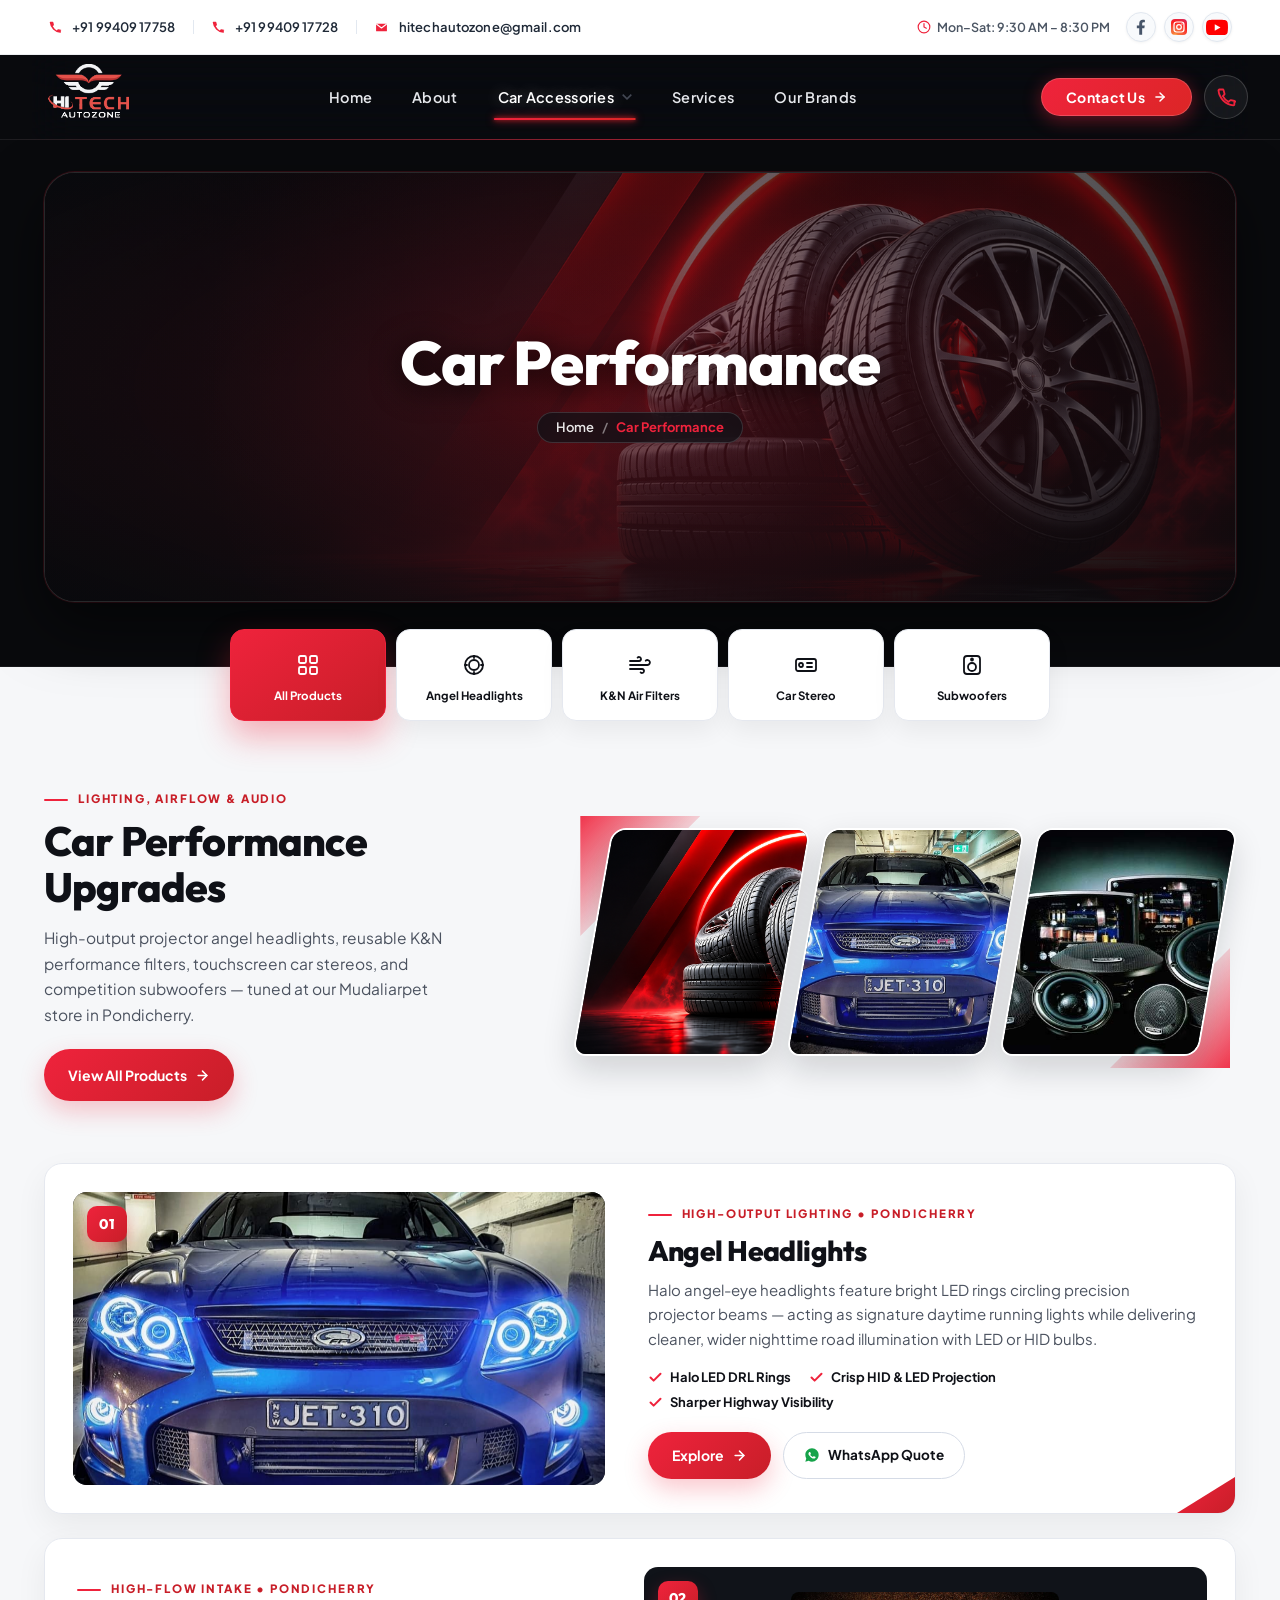
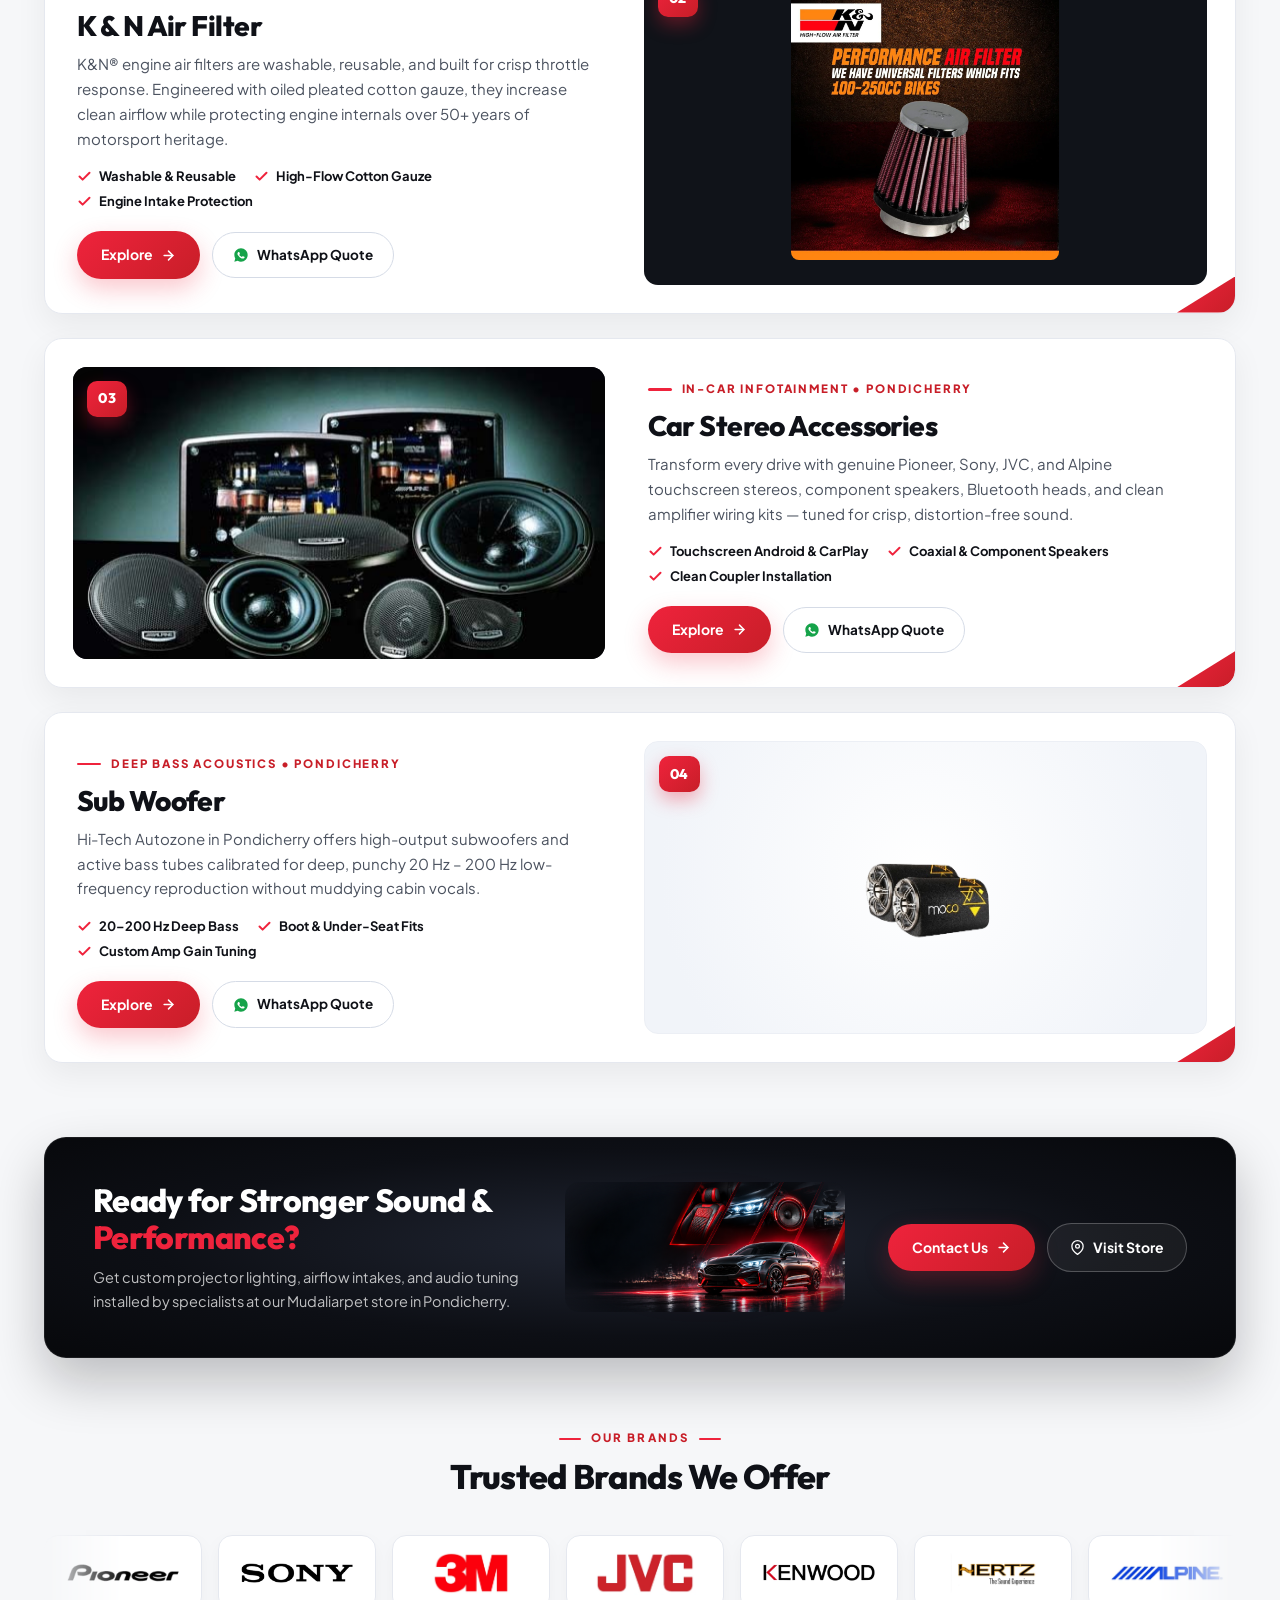
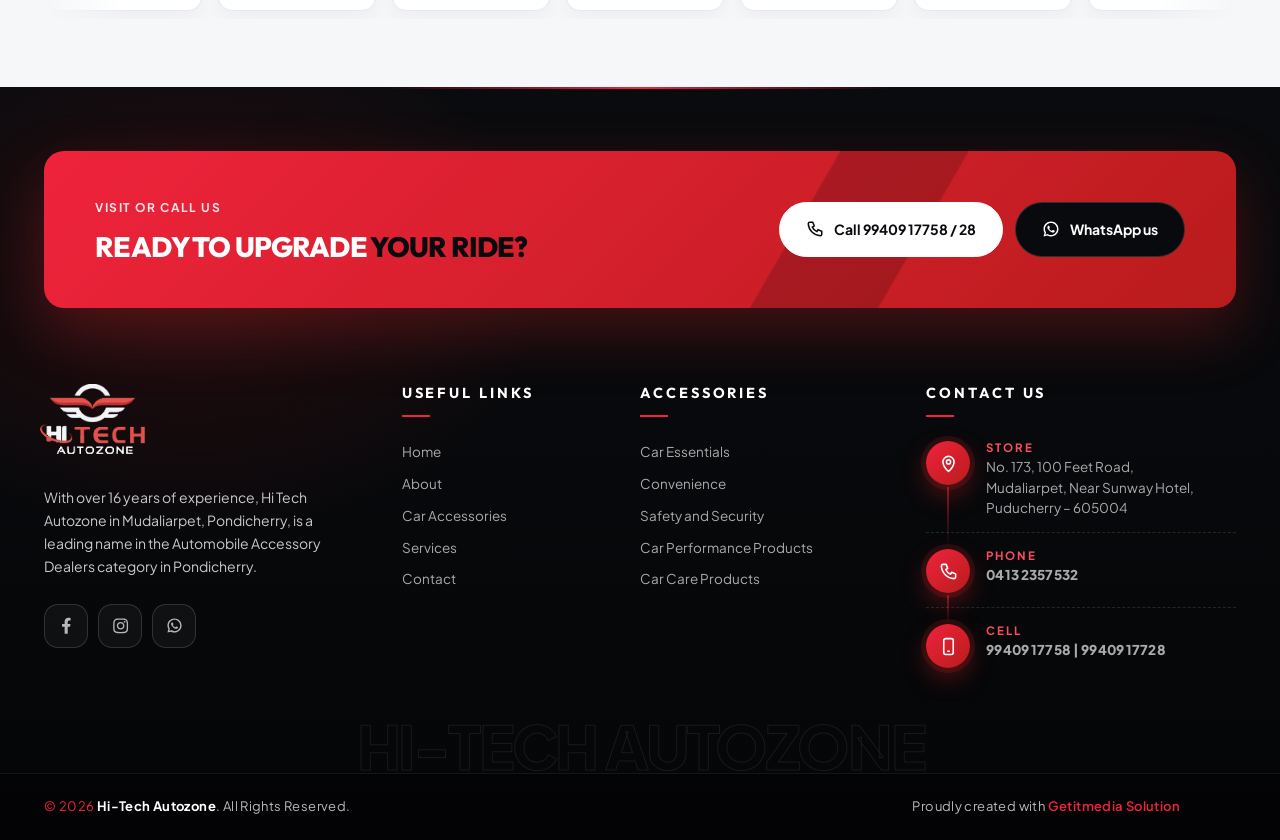
<file: carperformance.html>
<!doctype html>
<html lang="en">


<head>
  <meta charset="utf-8">
  <title>Car Performance & Audio | Hi-Tech Autozone Pondicherry</title>
  <meta name="description" content="Car Performance & Audio Systems at Hi-Tech Autozone – High-output horns, Pioneer & Sony touchscreens, subwoofers, amplifiers and tuning accessories.">
  <meta name="viewport" content="width=device-width, initial-scale=1">
  <link rel="shortcut icon" type="image/x-icon" href="assets/img/favicon.ico?v=2">
  <link rel="icon" type="image/png" sizes="32x32" href="assets/img/favicon-32x32.png?v=2">
  <link rel="icon" type="image/png" sizes="16x16" href="assets/img/favicon-16x16.png?v=2">
  <link rel="apple-touch-icon" sizes="180x180" href="assets/img/apple-touch-icon.png?v=2">
    
   <!-- ======= All CSS Plugins here ======== -->
  <link rel="stylesheet" href="assets/css/plugins/swiper-bundle.min.css">
  <link rel="stylesheet" href="assets/css/plugins/glightbox.min.css">
  <link rel="preconnect" href="https://fonts.googleapis.com">
  <link rel="preconnect" href="https://fonts.gstatic.com" crossorigin>
  <link href="https://fonts.googleapis.com/css2?family=Archivo:wdth,wght@62..125,100..900&family=Outfit:wght@500;600;700;800;900&family=Plus+Jakarta+Sans:wght@400;500;600;700;800&display=swap" rel="stylesheet">

  <!-- Plugin css -->
  <link rel="stylesheet" href="assets/css/vendor/bootstrap.min.css">

  <!-- Custom Style CSS -->
  <link rel="stylesheet" href="assets/css/style.css">
  <link rel="stylesheet" href="assets/css/main.css">
  <link rel="stylesheet" href="assets/css/premium-2026.css?v=30">
  <link rel="stylesheet" href="assets/css/redesign-2026.css?v=26">
  <link rel="stylesheet" href="assets/css/caressentials-2026.css?v=40">


</head>

<body class="caressentials-page">

    <!-- Start preloader -->
    <div id="preloader">
        <div id="ctn-preloader" class="ctn-preloader">
            <div class="animation-preloader">
                <div class="spinner"></div>
                <div class="txt-loading">
                    <span data-text-preloader="L" class="letters-loading">
                        L
                    </span>
                    
                    <span data-text-preloader="O" class="letters-loading">
                        O
                    </span>
                    
                    <span data-text-preloader="A" class="letters-loading">
                        A
                    </span>
                    
                    <span data-text-preloader="D" class="letters-loading">
                        D
                    </span>
                    
                    <span data-text-preloader="I" class="letters-loading">
                        I
                    </span>
                    
                    <span data-text-preloader="N" class="letters-loading">
                        N
                    </span>
                    
                    <span data-text-preloader="G" class="letters-loading">
                        G
                    </span>
                </div>
            </div>	

            <div class="loader-section section-left"></div>
            <div class="loader-section section-right"></div>
        </div>
    </div>
    <!-- End preloader -->

    <!-- Start header area -->
    <header class="header__section">
        <div class="header__topbar">
            <div class="container-fluid">
                <div class="header__topbar--inner d-flex align-items-center justify-content-between">
                                        <ul class="header__topbar--info d-none d-lg-flex align-items-center">
                        <li class="header__info--list">
                            <a class="header__info--link" href="tel:9940917758" title="Call +91 99409 17758">
                                <svg class="hz-top-ico" width="14" height="14" viewBox="0 0 24 24" fill="none" xmlns="http://www.w3.org/2000/svg">
                                    <path d="M22 16.92V21a1 1 0 0 1-1.09 1A19.91 19.91 0 0 1 3 4.09 1 1 0 0 1 4 3h4.09a1 1 0 0 1 1 .75l1.1 4.42a1 1 0 0 1-.29.95L8.21 10.91a16 16 0 0 0 6.88 6.88l1.79-1.79a1 1 0 0 1 .95-.29l4.42 1.1a1 1 0 0 1 .75 1z" fill="#EF233C"/>
                                </svg>
                                <span>+91 99409 17758</span>
                            </a>
                        </li>
                        <li class="header__info--list">
                            <a class="header__info--link" href="tel:9940917728" title="Call +91 99409 17728">
                                <svg class="hz-top-ico" width="14" height="14" viewBox="0 0 24 24" fill="none" xmlns="http://www.w3.org/2000/svg">
                                    <path d="M22 16.92V21a1 1 0 0 1-1.09 1A19.91 19.91 0 0 1 3 4.09 1 1 0 0 1 4 3h4.09a1 1 0 0 1 1 .75l1.1 4.42a1 1 0 0 1-.29.95L8.21 10.91a16 16 0 0 0 6.88 6.88l1.79-1.79a1 1 0 0 1 .95-.29l4.42 1.1a1 1 0 0 1 .75 1z" fill="#EF233C"/>
                                </svg>
                                <span>+91 99409 17728</span>
                            </a>
                        </li>
                        <li class="header__info--list">
                            <a class="header__info--link" href="mailto:hitechautozone@gmail.com" title="Email Hi-Tech Autozone">
                                <svg class="hz-top-ico" width="15" height="13" viewBox="0 0 24 24" fill="none" xmlns="http://www.w3.org/2000/svg">
                                    <path d="M3 5h18a1 1 0 0 1 1 1v12a1 1 0 0 1-1 1H3a1 1 0 0 1-1-1V6a1 1 0 0 1 1-1z" fill="#EF233C"/>
                                    <path d="M3 6l9 7 9-7" stroke="#FFFFFF" stroke-width="2" stroke-linecap="round" stroke-linejoin="round"/>
                                </svg>
                                <span>hitechautozone@gmail.com</span>
                            </a>
                        </li>
                    </ul>
                    <div class="header__top--right d-flex align-items-center">
                        <span class="hz-top-hours d-none d-xl-inline-flex">
                            <svg width="14" height="14" viewBox="0 0 24 24" fill="none" stroke="#EF233C" stroke-width="2" stroke-linecap="round" stroke-linejoin="round"><circle cx="12" cy="12" r="10"/><polyline points="12 6 12 12 16 14"/></svg>
                            Mon–Sat: 9:30 AM – 8:30 PM
                        </span>
                        <ul class="social__share d-flex align-items-center">
                            <li class="social__share--list">
                                <a class="social__share--icon" target="_blank" rel="noopener noreferrer" href="https://www.facebook.com/p/Hitechautozone-pondicherry-100066912985114/" aria-label="Facebook">
                                    <svg width="10" height="16" viewBox="0 0 9 15" fill="none" xmlns="http://www.w3.org/2000/svg" aria-hidden="true">
                                        <path d="M7.62891 8.625L8.01172 6.10938H5.57812V4.46875C5.57812 3.75781 5.90625 3.10156 7 3.10156H8.12109V0.941406C8.12109 0.941406 7.10938 0.75 6.15234 0.75C4.15625 0.75 2.84375 1.98047 2.84375 4.16797V6.10938H0.601562V8.625H2.84375V14.75H5.57812V8.625H7.62891Z" fill="#475569"/>
                                    </svg>
                                </a>
                            </li>
                            <li class="social__share--list">
                                <a class="social__share--icon" target="_blank" rel="noopener noreferrer" href="https://www.instagram.com/hitechautozone_pondicherry/" aria-label="Instagram">
                                    <svg width="16" height="16" viewBox="0 0 24 24" fill="none" xmlns="http://www.w3.org/2000/svg" aria-hidden="true">
                                        <defs>
                                            <radialGradient id="hz-ig-badge-grad" cx="25%" cy="108%" r="140%">
                                                <stop offset="0%" stop-color="#FFDC80"/>
                                                <stop offset="15%" stop-color="#F77737"/>
                                                <stop offset="35%" stop-color="#F56040"/>
                                                <stop offset="65%" stop-color="#FD1D1D"/>
                                                <stop offset="100%" stop-color="#C13584"/>
                                            </radialGradient>
                                        </defs>
                                        <rect width="24" height="24" rx="6" fill="url(#hz-ig-badge-grad)"/>
                                        <rect x="4.5" y="4.5" width="15" height="15" rx="4" stroke="#FFFFFF" stroke-width="1.8"/>
                                        <circle cx="12" cy="12" r="3.5" stroke="#FFFFFF" stroke-width="1.8"/>
                                        <circle cx="16.5" cy="7.5" r="1" fill="#FFFFFF"/>
                                    </svg>
                                </a>
                            </li>
                            <li class="social__share--list">
                                <a class="social__share--icon" target="_blank" rel="noopener noreferrer" href="https://www.youtube.com/@hi-techautozone2502" aria-label="YouTube">
                                    <svg width="22" height="16" viewBox="0 0 24 17" fill="none" xmlns="http://www.w3.org/2000/svg" aria-hidden="true">
                                        <path fill-rule="evenodd" clip-rule="evenodd" d="M23.498 3.186a3.016 3.016 0 0 0-2.122-2.136C19.505.5 12 .5 12 .5s-7.505 0-9.377.55A3.016 3.016 0 0 0 .502 3.186C0 5.07 0 9 0 9s0 3.93.502 5.814a3.016 3.016 0 0 0 2.122 2.136c1.871.55 9.376.55 9.376.55s7.505 0 9.377-.55a3.015 3.015 0 0 0 2.122-2.136C24 12.93 24 9 24 9s0-3.93-.502-5.814z" fill="#FF0000"/>
                                        <path d="M9.545 12.568V5.432L15.818 9l-6.273 3.568z" fill="#FFFFFF"/>
                                    </svg>
                                </a>
                            </li>
                        </ul>
                    </div>
                </div>
            </div>
        </div>
        <div class="main__header header__sticky">
            <div class="container-fluid">
                <div class="main__header--inner position__relative d-flex justify-content-between align-items-center">
                    <div class="offcanvas__header--menu__open d-lg-none">
                        <a class="offcanvas__header--menu__open--btn" href="javascript:void(0)" data-offcanvas>
                            <svg xmlns="http://www.w3.org/2000/svg" class="ionicon offcanvas__header--menu__open--svg" viewBox="0 0 512 512"><path fill="currentColor" stroke="currentColor" stroke-linecap="round" stroke-miterlimit="10" stroke-width="32" d="M80 160h352M80 256h352M80 352h352"/></svg>
                            <span class="visually-hidden">Offcanvas Menu Open</span>
                        </a>
                    </div>
                    <div class="main__logo">
                        <h1 class="main__logo--title m-0"><a class="main__logo--link" href="index.html"><img class="main__logo--img" src="assets/img/logo/hi-go-light.png" alt="Hi-Tech Autozone" width="180" height="90"></a></h1>
                    </div>
                    <div class="header__menu style3 d-none d-lg-block">
                        <nav class="header__menu--navigation">
                            <ul class="header__menu--wrapper d-flex align-items-center">
                                <li class="header__menu--items">
                                    <a class="header__menu--link" href="index.html">Home</a>
                                </li>
                                <li class="header__menu--items">
                                    <a class="header__menu--link " href="about.html">About</a>
                                </li>
                                <li class="header__menu--items">
                                    <a class="header__menu--link active" href="caressentials.html">
                                        Car Accessories
                                        <svg class="menu__arrowdown--icon" xmlns="http://www.w3.org/2000/svg" width="10" height="6" viewBox="0 0 12 7.41">
                                            <path d="M16.59,8.59,12,13.17,7.41,8.59,6,10l6,6,6-6Z" transform="translate(-6 -8.59)" fill="currentColor"/>
                                        </svg>
                                    </a>
                                    <ul class="header__sub--menu">
                                        <li class="header__sub--menu__items"><a href="caressentials.html" class="header__sub--menu__link ">CAR ESSENTIALS</a></li>
                                        <li class="header__sub--menu__items"><a href="convenience.html" class="header__sub--menu__link ">CONVENIENCE</a></li>
                                        <li class="header__sub--menu__items"><a href="safetysecurity.html" class="header__sub--menu__link ">SAFETY AND SECURITY</a></li>
                                        <li class="header__sub--menu__items"><a href="carstyle.html" class="header__sub--menu__link ">CAR STYLES</a></li>
                                        <li class="header__sub--menu__items"><a href="carperformance.html" class="header__sub--menu__link active">CAR PERFORMANCE PRODUCT</a></li>
                                        <li class="header__sub--menu__items"><a href="carcareproduct.html" class="header__sub--menu__link ">CAR CARE PRODUCT</a></li>
                                    </ul>
                                </li>
                                <li class="header__menu--items">
                                    <a class="header__menu--link " href="blog.html">Services</a>
                                </li>
                                <li class="header__menu--items">
                                    <a class="header__menu--link " href="brands.html">Our Brands</a>
                                </li>
                            </ul>
                        </nav>
                    </div>
                    <div class="header__actions d-flex align-items-center">
                        <a class="hz-nav-contact-btn d-none d-sm-inline-flex" href="contact.html">
                            <span>Contact Us</span>
                            <svg width="14" height="14" viewBox="0 0 24 24" fill="none" stroke="currentColor" stroke-width="2.5" stroke-linecap="round" stroke-linejoin="round"><line x1="5" y1="12" x2="19" y2="12"/><polyline points="12 5 19 12 12 19"/></svg>
                        </a>
                        <a class="hz-nav-phone-btn" href="tel:9940917758" aria-label="Call Hi-Tech Autozone" title="Call 99409 17758">
                            <svg width="20" height="20" viewBox="0 0 24 24" fill="none" xmlns="http://www.w3.org/2000/svg">
                                <path d="M22 16.92V21a1 1 0 0 1-1.09 1A19.91 19.91 0 0 1 3 4.09 1 1 0 0 1 4 3h4.09a1 1 0 0 1 1 .75l1.1 4.42a1 1 0 0 1-.29.95L8.21 10.91a16 16 0 0 0 6.88 6.88l1.79-1.79a1 1 0 0 1 .95-.29l4.42 1.1a1 1 0 0 1 .75 1z" stroke="#EF233C" stroke-width="2.2" stroke-linecap="round" stroke-linejoin="round"/>
                            </svg>
                        </a>
                    </div>
                </div>
            </div>
        </div>
        <!-- Start Offcanvas header menu -->
        <div class="offcanvas__header" role="dialog" aria-modal="true" aria-label="Mobile Navigation">
            <div class="offcanvas__inner">
                <div class="offcanvas__logo">
                    <a class="offcanvas__logo_link" href="index.html">
                        <img src="assets/img/logo/hi-go-light.png" alt="Hi-Tech Autozone" width="144" height="72">
                    </a>
                    <button class="offcanvas__close--btn" type="button" data-offcanvas aria-label="Close navigation menu">
                        <svg width="18" height="18" viewBox="0 0 24 24" fill="none" stroke="currentColor" stroke-width="2.2" stroke-linecap="round" stroke-linejoin="round" aria-hidden="true">
                            <line x1="18" y1="6" x2="6" y2="18"/>
                            <line x1="6" y1="6" x2="18" y2="18"/>
                        </svg>
                    </button>
                </div>

                <nav class="offcanvas__menu" aria-label="Primary Mobile Navigation">
                    <ul class="offcanvas__menu_ul">
                        <li class="offcanvas__menu_li">
                            <a class="offcanvas__menu_item" href="index.html">Home</a>
                        </li>
                        <li class="offcanvas__menu_li">
                            <a class="offcanvas__menu_item" href="about.html">About Us</a>
                        </li>
                        <li class="offcanvas__menu_li hz-drawer__has-sub">
                            <a class="offcanvas__menu_item" href="caressentials.html">Car Accessories</a>
                            <ul class="offcanvas__sub_menu">
                                <li class="offcanvas__sub_menu_li"><a href="caressentials.html" class="offcanvas__sub_menu_item">Car Essentials</a></li>
                                <li class="offcanvas__sub_menu_li"><a href="convenience.html" class="offcanvas__sub_menu_item">Convenience</a></li>
                                <li class="offcanvas__sub_menu_li"><a href="safetysecurity.html" class="offcanvas__sub_menu_item">Safety &amp; Security</a></li>
                                <li class="offcanvas__sub_menu_li"><a href="carstyle.html" class="offcanvas__sub_menu_item">Car Styles</a></li>
                                <li class="offcanvas__sub_menu_li"><a href="carperformance.html" class="offcanvas__sub_menu_item">Car Performance</a></li>
                                <li class="offcanvas__sub_menu_li"><a href="carcareproduct.html" class="offcanvas__sub_menu_item">Car Care Products</a></li>
                            </ul>
                        </li>
                        <li class="offcanvas__menu_li">
                            <a class="offcanvas__menu_item" href="blog.html">Services</a>
                        </li>
                        <li class="offcanvas__menu_li">
                            <a class="offcanvas__menu_item" href="brands.html">Our Brands</a>
                        </li>
                        <li class="offcanvas__menu_li">
                            <a class="offcanvas__menu_item" href="contact.html">Contact</a>
                        </li>
                    </ul>
                </nav>

                <div class="hz-drawer__foot">
                    <div class="hz-drawer__ctas">
                        <a class="hz-drawer__cta hz-drawer__cta--call" href="tel:9940917758">
                            <svg width="16" height="16" viewBox="0 0 24 24" fill="none" stroke="currentColor" stroke-width="2.2" stroke-linecap="round" stroke-linejoin="round" aria-hidden="true"><path d="M22 16.92v3a2 2 0 0 1-2.18 2 19.79 19.79 0 0 1-8.63-3.07 19.5 19.5 0 0 1-6-6 19.79 19.79 0 0 1-3.07-8.67A2 2 0 0 1 4.11 2h3a2 2 0 0 1 2 1.72 12.84 12.84 0 0 0 .7 2.81 2 2 0 0 1-.45 2.11L8.09 9.91a16 16 0 0 0 6 6l1.27-1.27a2 2 0 0 1 2.11-.45 12.84 12.84 0 0 0 2.81.7A2 2 0 0 1 22 16.92z"/></svg>
                            <span>Call Us</span>
                        </a>
                        <a class="hz-drawer__cta hz-drawer__cta--wa" target="_blank" rel="noopener noreferrer" href="https://wa.me/919940917758?text=Hello%20Hi-Tech%20Autozone,%20I%20would%20like%20to%20enquire%20about%20car%20accessories.">
                            <svg width="16" height="16" viewBox="0 0 32 32" fill="currentColor" aria-hidden="true"><path d="M16.001 2.667c-7.364 0-13.333 5.969-13.333 13.333 0 2.367.62 4.642 1.802 6.662L2.667 29.333l6.86-1.785a13.24 13.24 0 0 0 6.474 1.707h.001C23.365 29.255 29.333 23.285 29.333 16c0-7.364-5.969-13.333-13.333-13.333zm0 24a10.66 10.66 0 0 1-5.409-1.493l-.388-.231-4.073 1.06 1.087-3.974-.251-.41a10.613 10.613 0 0 1-1.618-5.656c0-5.891 4.776-10.667 10.667-10.667S26.667 10.109 26.667 16s-4.776 10.667-10.666 10.667z"/></svg>
                            <span>WhatsApp</span>
                        </a>
                    </div>
                    <div class="hz-drawer__hours">Mon–Sat &bull; 9:30 AM – 8:30 PM</div>
                </div>
            </div>
        </div>
        <!-- End Offcanvas header menu -->

        <!-- Start Offcanvas stikcy toolbar -->

        <!-- End Offcanvas stikcy toolbar -->

        <!-- Start offCanvas minicart -->
  
        <!-- End offCanvas minicart -->

        <!-- Start serch box area -->

        <!-- End serch box area -->
        
    </header>
    <!-- End header area -->

    <main class="main__content_wrapper">

        <!-- ==================== 01 CINEMATIC FLOATING HERO CARD ==================== -->
        <section class="ce-hero-wrap">
            <div class="container">
                <div class="ce-hero-card ce-hero-card--performance hz-reveal" data-reveal="up">
                    <div class="ce-hero-card__overlay"></div>
                    <div class="ce-hero-card__content">
                        <h1 class="ce-hero-card__title">Car Performance</h1>
                        <ul class="ce-hero-breadcrumb" aria-label="Breadcrumb">
                            <li><a href="index.html">Home</a></li>
                            <li class="ce-crumb-sep" aria-hidden="true">/</li>
                            <li class="ce-crumb-current">Car Performance</li>
                        </ul>
                    </div>
                </div>
            </div>
        </section>

        <!-- ==================== 02 5-TILE CATEGORY SELECTOR ==================== -->
        <nav class="ce-cat-band" aria-label="Car Performance Category Filter">
            <div class="container">
                <div class="ce-cat-grid ce-cat-grid--5" role="tablist" aria-label="Filter car performance products by category">
                    <button type="button" class="ce-cat-tile is-active" data-filter="all" aria-pressed="true">
                        <span class="ce-cat-tile__icon" aria-hidden="true">
                            <svg viewBox="0 0 24 24" fill="none" stroke-width="1.8" stroke-linecap="round" stroke-linejoin="round"><rect x="3" y="3" width="7" height="7" rx="1.5"/><rect x="14" y="3" width="7" height="7" rx="1.5"/><rect x="3" y="14" width="7" height="7" rx="1.5"/><rect x="14" y="14" width="7" height="7" rx="1.5"/></svg>
                        </span>
                        <span class="ce-cat-tile__label">All Products</span>
                    </button>

                    <button type="button" class="ce-cat-tile" data-filter="cp-01" aria-pressed="false">
                        <span class="ce-cat-tile__icon" aria-hidden="true">
                            <svg viewBox="0 0 24 24" fill="none" stroke-width="1.8" stroke-linecap="round" stroke-linejoin="round"><circle cx="12" cy="12" r="5"/><circle cx="12" cy="12" r="9"/><path d="M12 3v2"/><path d="M12 19v2"/><path d="M3 12h2"/><path d="M19 12h2"/></svg>
                        </span>
                        <span class="ce-cat-tile__label">Angel Headlights</span>
                    </button>

                    <button type="button" class="ce-cat-tile" data-filter="cp-02" aria-pressed="false">
                        <span class="ce-cat-tile__icon" aria-hidden="true">
                            <svg viewBox="0 0 24 24" fill="none" stroke-width="1.8" stroke-linecap="round" stroke-linejoin="round"><path d="M17.7 7.7a2.5 2.5 0 1 1 1.8 4.3H2"/><path d="M9.6 4.6A2 2 0 1 1 11 8H2"/><path d="M12.6 19.4A2 2 0 1 0 14 16H2"/></svg>
                        </span>
                        <span class="ce-cat-tile__label">K&amp;N Air Filters</span>
                    </button>

                    <button type="button" class="ce-cat-tile" data-filter="cp-03" aria-pressed="false">
                        <span class="ce-cat-tile__icon" aria-hidden="true">
                            <svg viewBox="0 0 24 24" fill="none" stroke-width="1.8" stroke-linecap="round" stroke-linejoin="round"><rect x="2" y="6" width="20" height="12" rx="2"/><circle cx="7" cy="12" r="2"/><path d="M13 10h5"/><path d="M13 14h5"/></svg>
                        </span>
                        <span class="ce-cat-tile__label">Car Stereo</span>
                    </button>

                    <button type="button" class="ce-cat-tile" data-filter="cp-04" aria-pressed="false">
                        <span class="ce-cat-tile__icon" aria-hidden="true">
                            <svg viewBox="0 0 24 24" fill="none" stroke-width="1.8" stroke-linecap="round" stroke-linejoin="round"><rect x="4" y="3" width="16" height="18" rx="3"/><circle cx="12" cy="14" r="4"/><circle cx="12" cy="6.5" r="1"/></svg>
                        </span>
                        <span class="ce-cat-tile__label">Subwoofers</span>
                    </button>
                </div>
            </div>
        </nav>

        <!-- ==================== 03 OUR RANGE SPLIT + SKEWED PANELS ==================== -->
        <section class="ce-range" id="ce-range">
            <div class="container">
                <div class="ce-range__grid">
                    <div class="ce-range__copy" data-reveal="left">
                        <span class="ce-eyebrow-line">Lighting, Airflow &amp; Audio</span>
                        <h2 class="ce-range__title">Car Performance Upgrades</h2>
                        <p class="ce-range__desc">High-output projector angel headlights, reusable K&amp;N performance filters, touchscreen car stereos, and competition subwoofers &mdash; tuned at our Mudaliarpet store in Pondicherry.</p>
                        <button type="button" class="ce-btn-red" id="ceViewAllBtn">
                            View All Products
                            <svg viewBox="0 0 24 24" fill="none" stroke="currentColor" stroke-width="2.4" stroke-linecap="round" stroke-linejoin="round" aria-hidden="true"><path d="M5 12h14"/><path d="m12 5 7 7-7 7"/></svg>
                        </button>
                    </div>

                    <div class="ce-range__skew-wrap" data-reveal="right">
                        <span class="ce-range__accent-tl" aria-hidden="true"></span>
                        <span class="ce-range__accent-br" aria-hidden="true"></span>
                        <div class="ce-range__skew-grid">
                            <div class="ce-skew-panel">
                                <img src="assets/img/hero_sec/hero-slide-3.png" alt="High-performance wheels, grip, and caliper upgrades">
                            </div>
                            <div class="ce-skew-panel">
                                <img src="assets/img/servce/service-2/service-3/service-4/service-5/s-5-1.jpg" alt="Halo LED angel eye projector headlights upgrade">
                            </div>
                            <div class="ce-skew-panel">
                                <img src="assets/img/servce/service-2/service-3/service-4/service-5/s-5-3.jpg" alt="Car audio touchscreen head unit and stereo system">
                            </div>
                        </div>
                    </div>
                </div>
            </div>
        </section>

        <!-- ==================== 04 ALTERNATING 01-04 PERFORMANCE CARDS ==================== -->
        <section class="ce-catalog" id="ce-catalog">
            <div class="container">
                <div class="ce-filter-status" id="ceFilterStatus" hidden>
                    <p class="ce-filter-status__text">Showing Category: <span id="ceFilterName">All Products</span></p>
                    <button type="button" class="ce-filter-reset" id="ceFilterReset">Show All 4 Products</button>
                </div>

                <div class="ce-catalog__list">

                    <!-- 01 Angel Headlights -->
                    <article class="ce-card" id="cp-01" data-category="cp-01" data-label="Angel Headlights" data-reveal="left">
                        <div class="ce-card__media ce-card__media--photo">
                            <span class="ce-card__num">01</span>
                            <img src="assets/img/servce/service-2/service-3/service-4/service-5/s-5-1.jpg" alt="Blue car front grille with bright illuminated LED halo angel eye headlights">
                        </div>
                        <div class="ce-card__body">
                            <span class="ce-eyebrow-line">High-Output Lighting &bull; Pondicherry</span>
                            <h2 class="ce-card__title">Angel Headlights</h2>
                            <p class="ce-card__desc">Halo angel-eye headlights feature bright LED rings circling precision projector beams &mdash; acting as signature daytime running lights while delivering cleaner, wider nighttime road illumination with LED or HID bulbs.</p>
                            <ul class="ce-highlights" role="list">
                                <li>Halo LED DRL Rings</li>
                                <li>Crisp HID &amp; LED Projection</li>
                                <li>Sharper Highway Visibility</li>
                            </ul>
                            <div class="ce-card__actions">
                                <a class="ce-btn-red" href="contact.html">
                                    Explore
                                    <svg viewBox="0 0 24 24" fill="none" stroke="currentColor" stroke-width="2.4" stroke-linecap="round" stroke-linejoin="round" aria-hidden="true"><path d="M5 12h14"/><path d="m12 5 7 7-7 7"/></svg>
                                </a>
                                <a class="ce-btn-wa" href="https://wa.me/919940917758?text=Hi%20Hi-Tech%20Autozone,%20I%20would%20like%20to%20enquire%20about%20Angel%20Headlights." target="_blank" rel="noopener noreferrer">
                                    <svg viewBox="0 0 24 24" fill="currentColor" aria-hidden="true"><path d="M12 2C6.48 2 2 6.48 2 12c0 1.85.5 3.58 1.38 5.07L2 22l5.06-1.33A9.96 9.96 0 0 0 12 22c5.52 0 10-4.48 10-10S17.52 2 12 2zm5.2 14.12c-.22.62-1.27 1.18-1.76 1.25-.45.06-1.02.09-1.65-.11-.38-.12-.87-.28-1.5-.55-2.64-1.14-4.36-3.82-4.49-4-.13-.18-1.07-1.42-1.07-2.71 0-1.29.68-1.92.92-2.18.24-.26.52-.33.7-.33.17 0 .35 0 .5.01.16.01.38-.06.59.45.22.53.75 1.83.82 1.96.07.13.11.29.02.47-.09.18-.13.29-.26.45-.13.16-.28.35-.4.47-.13.13-.27.27-.12.53.15.26.68 1.12 1.46 1.81 1 .89 1.85 1.17 2.11 1.3.26.13.42.11.57-.07.15-.18.65-.76.83-1.02.18-.26.35-.22.59-.13.24.09 1.54.73 1.8.86.26.13.44.2.5.31.06.11.06.64-.16 1.26z"/></svg>
                                    WhatsApp Quote
                                </a>
                            </div>
                        </div>
                    </article>

                    <!-- 02 K & N Air Filter -->
                    <article class="ce-card ce-card--reverse" id="cp-02" data-category="cp-02" data-label="K &amp; N Air Filter" data-reveal="right">
                        <div class="ce-card__media ce-card__media--contain-dark">
                            <span class="ce-card__num">02</span>
                            <img src="assets/img/servce/service-2/service-3/service-4/service-5/s-5-2.webp" alt="K&N high-flow washable cotton-gauze performance air filter" loading="lazy">
                        </div>
                        <div class="ce-card__body">
                            <span class="ce-eyebrow-line">High-Flow Intake &bull; Pondicherry</span>
                            <h2 class="ce-card__title">K &amp; N Air Filter</h2>
                            <p class="ce-card__desc">K&amp;N&reg; engine air filters are washable, reusable, and built for crisp throttle response. Engineered with oiled pleated cotton gauze, they increase clean airflow while protecting engine internals over 50+ years of motorsport heritage.</p>
                            <ul class="ce-highlights" role="list">
                                <li>Washable &amp; Reusable</li>
                                <li>High-Flow Cotton Gauze</li>
                                <li>Engine Intake Protection</li>
                            </ul>
                            <div class="ce-card__actions">
                                <a class="ce-btn-red" href="contact.html">
                                    Explore
                                    <svg viewBox="0 0 24 24" fill="none" stroke="currentColor" stroke-width="2.4" stroke-linecap="round" stroke-linejoin="round" aria-hidden="true"><path d="M5 12h14"/><path d="m12 5 7 7-7 7"/></svg>
                                </a>
                                <a class="ce-btn-wa" href="https://wa.me/919940917758?text=Hi%20Hi-Tech%20Autozone,%20I%20would%20like%20to%20enquire%20about%20K%26N%20Performance%20Air%20Filters." target="_blank" rel="noopener noreferrer">
                                    <svg viewBox="0 0 24 24" fill="currentColor" aria-hidden="true"><path d="M12 2C6.48 2 2 6.48 2 12c0 1.85.5 3.58 1.38 5.07L2 22l5.06-1.33A9.96 9.96 0 0 0 12 22c5.52 0 10-4.48 10-10S17.52 2 12 2zm5.2 14.12c-.22.62-1.27 1.18-1.76 1.25-.45.06-1.02.09-1.65-.11-.38-.12-.87-.28-1.5-.55-2.64-1.14-4.36-3.82-4.49-4-.13-.18-1.07-1.42-1.07-2.71 0-1.29.68-1.92.92-2.18.24-.26.52-.33.7-.33.17 0 .35 0 .5.01.16.01.38-.06.59.45.22.53.75 1.83.82 1.96.07.13.11.29.02.47-.09.18-.13.29-.26.45-.13.16-.28.35-.4.47-.13.13-.27.27-.12.53.15.26.68 1.12 1.46 1.81 1 .89 1.85 1.17 2.11 1.3.26.13.42.11.57-.07.15-.18.65-.76.83-1.02.18-.26.35-.22.59-.13.24.09 1.54.73 1.8.86.26.13.44.2.5.31.06.11.06.64-.16 1.26z"/></svg>
                                    WhatsApp Quote
                                </a>
                            </div>
                        </div>
                    </article>

                    <!-- 03 Car Stereo Accessories -->
                    <article class="ce-card" id="cp-03" data-category="cp-03" data-label="Car Stereo Accessories" data-reveal="left">
                        <div class="ce-card__media ce-card__media--photo">
                            <span class="ce-card__num">03</span>
                            <img src="assets/img/servce/service-2/service-3/service-4/service-5/s-5-3.jpg" alt="Android and CarPlay touchscreen car stereo head unit and speaker system" loading="lazy">
                        </div>
                        <div class="ce-card__body">
                            <span class="ce-eyebrow-line">In-Car Infotainment &bull; Pondicherry</span>
                            <h2 class="ce-card__title">Car Stereo Accessories</h2>
                            <p class="ce-card__desc">Transform every drive with genuine Pioneer, Sony, JVC, and Alpine touchscreen stereos, component speakers, Bluetooth heads, and clean amplifier wiring kits &mdash; tuned for crisp, distortion-free sound.</p>
                            <ul class="ce-highlights" role="list">
                                <li>Touchscreen Android &amp; CarPlay</li>
                                <li>Coaxial &amp; Component Speakers</li>
                                <li>Clean Coupler Installation</li>
                            </ul>
                            <div class="ce-card__actions">
                                <a class="ce-btn-red" href="contact.html">
                                    Explore
                                    <svg viewBox="0 0 24 24" fill="none" stroke="currentColor" stroke-width="2.4" stroke-linecap="round" stroke-linejoin="round" aria-hidden="true"><path d="M5 12h14"/><path d="m12 5 7 7-7 7"/></svg>
                                </a>
                                <a class="ce-btn-wa" href="https://wa.me/919940917758?text=Hi%20Hi-Tech%20Autozone,%20I%20would%20like%20to%20enquire%20about%20Car%20Stereo%20Accessories." target="_blank" rel="noopener noreferrer">
                                    <svg viewBox="0 0 24 24" fill="currentColor" aria-hidden="true"><path d="M12 2C6.48 2 2 6.48 2 12c0 1.85.5 3.58 1.38 5.07L2 22l5.06-1.33A9.96 9.96 0 0 0 12 22c5.52 0 10-4.48 10-10S17.52 2 12 2zm5.2 14.12c-.22.62-1.27 1.18-1.76 1.25-.45.06-1.02.09-1.65-.11-.38-.12-.87-.28-1.5-.55-2.64-1.14-4.36-3.82-4.49-4-.13-.18-1.07-1.42-1.07-2.71 0-1.29.68-1.92.92-2.18.24-.26.52-.33.7-.33.17 0 .35 0 .5.01.16.01.38-.06.59.45.22.53.75 1.83.82 1.96.07.13.11.29.02.47-.09.18-.13.29-.26.45-.13.16-.28.35-.4.47-.13.13-.27.27-.12.53.15.26.68 1.12 1.46 1.81 1 .89 1.85 1.17 2.11 1.3.26.13.42.11.57-.07.15-.18.65-.76.83-1.02.18-.26.35-.22.59-.13.24.09 1.54.73 1.8.86.26.13.44.2.5.31.06.11.06.64-.16 1.26z"/></svg>
                                    WhatsApp Quote
                                </a>
                            </div>
                        </div>
                    </article>

                    <!-- 04 Sub Woofer -->
                    <article class="ce-card ce-card--reverse" id="cp-04" data-category="cp-04" data-label="Sub Woofer" data-reveal="right">
                        <div class="ce-card__media ce-card__media--studio ce-card__media--blend">
                            <span class="ce-card__num">04</span>
                            <img src="assets/img/servce/service-2/service-3/service-4/service-5/s-5-4.png" alt="Dual cylindrical car bass tube subwoofers for deep cabin acoustics" loading="lazy">
                        </div>
                        <div class="ce-card__body">
                            <span class="ce-eyebrow-line">Deep Bass Acoustics &bull; Pondicherry</span>
                            <h2 class="ce-card__title">Sub Woofer</h2>
                            <p class="ce-card__desc">Hi-Tech Autozone in Pondicherry offers high-output subwoofers and active bass tubes calibrated for deep, punchy 20 Hz &ndash; 200 Hz low-frequency reproduction without muddying cabin vocals.</p>
                            <ul class="ce-highlights" role="list">
                                <li>20&ndash;200 Hz Deep Bass</li>
                                <li>Boot &amp; Under-Seat Fits</li>
                                <li>Custom Amp Gain Tuning</li>
                            </ul>
                            <div class="ce-card__actions">
                                <a class="ce-btn-red" href="contact.html">
                                    Explore
                                    <svg viewBox="0 0 24 24" fill="none" stroke="currentColor" stroke-width="2.4" stroke-linecap="round" stroke-linejoin="round" aria-hidden="true"><path d="M5 12h14"/><path d="m12 5 7 7-7 7"/></svg>
                                </a>
                                <a class="ce-btn-wa" href="https://wa.me/919940917758?text=Hi%20Hi-Tech%20Autozone,%20I%20would%20like%20to%20enquire%20about%20Car%20Subwoofers." target="_blank" rel="noopener noreferrer">
                                    <svg viewBox="0 0 24 24" fill="currentColor" aria-hidden="true"><path d="M12 2C6.48 2 2 6.48 2 12c0 1.85.5 3.58 1.38 5.07L2 22l5.06-1.33A9.96 9.96 0 0 0 12 22c5.52 0 10-4.48 10-10S17.52 2 12 2zm5.2 14.12c-.22.62-1.27 1.18-1.76 1.25-.45.06-1.02.09-1.65-.11-.38-.12-.87-.28-1.5-.55-2.64-1.14-4.36-3.82-4.49-4-.13-.18-1.07-1.42-1.07-2.71 0-1.29.68-1.92.92-2.18.24-.26.52-.33.7-.33.17 0 .35 0 .5.01.16.01.38-.06.59.45.22.53.75 1.83.82 1.96.07.13.11.29.02.47-.09.18-.13.29-.26.45-.13.16-.28.35-.4.47-.13.13-.27.27-.12.53.15.26.68 1.12 1.46 1.81 1 .89 1.85 1.17 2.11 1.3.26.13.42.11.57-.07.15-.18.65-.76.83-1.02.18-.26.35-.22.59-.13.24.09 1.54.73 1.8.86.26.13.44.2.5.31.06.11.06.64-.16 1.26z"/></svg>
                                    WhatsApp Quote
                                </a>
                            </div>
                        </div>
                    </article>

                </div>
            </div>
        </section>

        <!-- ==================== 05 DARK CENTER-CAR CTA BANNER ==================== -->
        <section class="ce-banner-cta-section">
            <div class="container">
                <div class="ce-banner-cta" data-reveal="up">
                    <div class="ce-banner-cta__copy">
                        <h2 class="ce-banner-cta__title">Ready for Stronger Sound &amp; <span>Performance?</span></h2>
                        <p class="ce-banner-cta__desc">Get custom projector lighting, airflow intakes, and audio tuning installed by specialists at our Mudaliarpet store in Pondicherry.</p>
                    </div>
                    <div class="ce-banner-cta__car" aria-hidden="true">
                        <img src="assets/img/hero_sec/hero-slide-1.png" alt="">
                    </div>
                    <div class="ce-banner-cta__actions">
                        <a class="ce-btn-red" href="contact.html">
                            Contact Us
                            <svg viewBox="0 0 24 24" fill="none" stroke="currentColor" stroke-width="2.4" stroke-linecap="round" stroke-linejoin="round" aria-hidden="true"><path d="M5 12h14"/><path d="m12 5 7 7-7 7"/></svg>
                        </a>
                        <a class="ce-btn-dark-ghost" href="tel:+919940917758">
                            <svg viewBox="0 0 24 24" fill="none" stroke="currentColor" stroke-width="2" stroke-linecap="round" stroke-linejoin="round" aria-hidden="true"><path d="M21 10c0 7-9 13-9 13s-9-6-9-13a9 9 0 0 1 18 0z"/><circle cx="12" cy="10" r="3"/></svg>
                            Visit Store
                        </a>
                    </div>
                </div>
            </div>
        </section>

        <!-- ==================== 06 OUR BRANDS ANIMATED MARQUEE ==================== -->
        <section class="ce-brands" aria-label="Trusted Automotive Accessory Brands">
            <div class="container">
                <span class="ce-brands__eyebrow">Our Brands</span>
                <h2 class="ce-brands__title">Trusted Brands We Offer</h2>

                <div class="ce-brands__viewport">
                    <div class="ce-brands__track">
                        <div class="ce-brands__group">
                            <div class="ce-brand-tile"><img src="assets/img/brand/trim/pioneer1.webp" alt="Pioneer" decoding="async"></div>
                            <div class="ce-brand-tile"><img src="assets/img/brand/trim/sony1.webp" alt="Sony" decoding="async"></div>
                            <div class="ce-brand-tile"><img src="assets/img/brand/trim/3m1.webp" alt="3M" decoding="async"></div>
                            <div class="ce-brand-tile"><img src="assets/img/brand/trim/jvc1.webp" alt="JVC" decoding="async"></div>
                            <div class="ce-brand-tile"><img src="assets/img/brand/trim/kenwood.webp" alt="Kenwood" decoding="async"></div>
                            <div class="ce-brand-tile"><img src="assets/img/brand/trim/hertz-1.webp" alt="Hertz" decoding="async"></div>
                            <div class="ce-brand-tile"><img src="assets/img/brand/trim/alpine1.webp" alt="Alpine" decoding="async"></div>
                            <div class="ce-brand-tile"><img src="assets/img/brand/trim/bla1.webp" alt="Blaupunkt" decoding="async"></div>
                            <div class="ce-brand-tile"><img src="assets/img/brand/trim/auto1-1.webp" alt="Autoform" decoding="async"></div>
                            <div class="ce-brand-tile"><img src="assets/img/brand/trim/garewar.webp" alt="Garware" decoding="async"></div>
                        </div>
                        <div class="ce-brands__group" aria-hidden="true">
                            <div class="ce-brand-tile"><img src="assets/img/brand/trim/pioneer1.webp" alt="" decoding="async"></div>
                            <div class="ce-brand-tile"><img src="assets/img/brand/trim/sony1.webp" alt="" decoding="async"></div>
                            <div class="ce-brand-tile"><img src="assets/img/brand/trim/3m1.webp" alt="" decoding="async"></div>
                            <div class="ce-brand-tile"><img src="assets/img/brand/trim/jvc1.webp" alt="" decoding="async"></div>
                            <div class="ce-brand-tile"><img src="assets/img/brand/trim/kenwood.webp" alt="" decoding="async"></div>
                            <div class="ce-brand-tile"><img src="assets/img/brand/trim/hertz-1.webp" alt="" decoding="async"></div>
                            <div class="ce-brand-tile"><img src="assets/img/brand/trim/alpine1.webp" alt="" decoding="async"></div>
                            <div class="ce-brand-tile"><img src="assets/img/brand/trim/bla1.webp" alt="" decoding="async"></div>
                            <div class="ce-brand-tile"><img src="assets/img/brand/trim/auto1-1.webp" alt="" decoding="async"></div>
                            <div class="ce-brand-tile"><img src="assets/img/brand/trim/garewar.webp" alt="" decoding="async"></div>
                        </div>
                    </div>
                </div>
            </div>
        </section>

    </main>

     <!-- Start footer section -->
    <footer class="footer__section hz-foot">
        <div class="container">
            <div class="hz-foot__cta">
                <div>
                    <span class="hz-eyebrow">Visit or call us</span>
                    <h2>Ready to upgrade <em>your ride?</em></h2>
                </div>
                <div class="hz-foot__cta-actions">
                    <a class="hz-foot__btn hz-foot__btn--light" href="tel:+919940917758"><svg viewBox="0 0 24 24" aria-hidden="true"><path d="M5 3h4l2 5-2.5 1.5a11 11 0 0 0 6 6L16 13l5 2v4a2 2 0 0 1-2 2A17 17 0 0 1 3 5a2 2 0 0 1 2-2z"/></svg>Call 99409 17758 / 28</a>
                    <a class="hz-foot__btn" href="https://wa.me/919940917758" target="_blank" rel="noopener"><svg width="16" height="16" viewBox="0 0 32 32" fill="none" xmlns="http://www.w3.org/2000/svg">
  <path d="M16.001 2.667c-7.364 0-13.333 5.969-13.333 13.333 0 2.367.62 4.642 1.802 6.662L2.667 29.333l6.86-1.785a13.24 13.24 0 0 0 6.474 1.707h.001C23.365 29.255 29.333 23.285 29.333 16c0-7.364-5.969-13.333-13.333-13.333zm0 24a10.66 10.66 0 0 1-5.409-1.493l-.388-.231-4.073 1.06 1.087-3.974-.251-.41a10.613 10.613 0 0 1-1.618-5.656c0-5.891 4.776-10.667 10.667-10.667S26.667 10.109 26.667 16s-4.776 10.667-10.666 10.667zm5.865-7.865c-.319-.159-1.885-.93-2.178-1.037-.293-.107-.507-.159-.721.16s-.827 1.037-1.014 1.25c-.187.213-.373.24-.692.08-.319-.16-1.35-.498-2.571-1.59-.95-.848-1.591-1.893-1.778-2.213-.187-.32-.02-.494.14-.653.143-.143.319-.373.479-.56.16-.187.213-.32.32-.533.107-.213.053-.4-.027-.56-.08-.159-.721-1.733-.987-2.373-.26-.627-.527-.54-.721-.547l-.613-.013c-.213 0-.56.08-.853.4s-1.12 1.093-1.12 2.667 1.147 3.094 1.306 3.307c.159.213 2.26 3.453 5.48 4.84.767.33 1.364.528 1.83.674.768.244 1.464.21 2.014.127.615-.092 1.885-.77 2.15-1.514.266-.746.266-1.386.187-1.514-.08-.127-.292-.213-.612-.373z" fill="currentColor"/>
</svg>WhatsApp us</a>
                </div>
            </div>

            <div class="main__footer hz-foot__main">
                <div class="hz-foot__brand">
                    <a href="index.html" class="hz-foot__logo"><img src="assets/img/logo/hi-go-light.png" alt="Hi-Tech Autozone" loading="lazy"></a>
                    <p>With over 16 years of experience, Hi Tech Autozone in Mudaliarpet, Pondicherry, is a leading name in the Automobile Accessory Dealers category in Pondicherry.</p>
                    <ul class="hz-foot__social" role="list">
                        <li><a href="https://www.facebook.com/people/Hitechautozone-pondicherry/100066912985114/" target="_blank" rel="noopener" aria-label="Facebook"><svg width="11" height="17" viewBox="0 0 9 15" fill="none" xmlns="http://www.w3.org/2000/svg">
                                                <path d="M7.62891 8.625L8.01172 6.10938H5.57812V4.46875C5.57812 3.75781 5.90625 3.10156 7 3.10156H8.12109V0.941406C8.12109 0.941406 7.10938 0.75 6.15234 0.75C4.15625 0.75 2.84375 1.98047 2.84375 4.16797V6.10938H0.601562V8.625H2.84375V14.75H5.57812V8.625H7.62891Z" fill="currentColor"/>
                                            </svg></a></li>
                        <li><a href="https://www.instagram.com/hitechautozone_pondicherry/" target="_blank" rel="noopener" aria-label="Instagram"><svg width="16" height="15" viewBox="0 0 14 13" fill="none" xmlns="http://www.w3.org/2000/svg">
                                                <path d="M7.125 3.60547C5.375 3.60547 3.98047 5.02734 3.98047 6.75C3.98047 8.5 5.375 9.89453 7.125 9.89453C8.84766 9.89453 10.2695 8.5 10.2695 6.75C10.2695 5.02734 8.84766 3.60547 7.125 3.60547ZM7.125 8.80078C6.00391 8.80078 5.07422 7.89844 5.07422 6.75C5.07422 5.62891 5.97656 4.72656 7.125 4.72656C8.24609 4.72656 9.14844 5.62891 9.14844 6.75C9.14844 7.89844 8.24609 8.80078 7.125 8.80078ZM11.1172 3.49609C11.1172 3.08594 10.7891 2.75781 10.3789 2.75781C9.96875 2.75781 9.64062 3.08594 9.64062 3.49609C9.64062 3.90625 9.96875 4.23438 10.3789 4.23438C10.7891 4.23438 11.1172 3.90625 11.1172 3.49609ZM13.1953 4.23438C13.1406 3.25 12.9219 2.375 12.2109 1.66406C11.5 0.953125 10.625 0.734375 9.64062 0.679688C8.62891 0.625 5.59375 0.625 4.58203 0.679688C3.59766 0.734375 2.75 0.953125 2.01172 1.66406C1.30078 2.375 1.08203 3.25 1.02734 4.23438C0.972656 5.24609 0.972656 8.28125 1.02734 9.29297C1.08203 10.2773 1.30078 11.125 2.01172 11.8633C2.75 12.5742 3.59766 12.793 4.58203 12.8477C5.59375 12.9023 8.62891 12.9023 9.64062 12.8477C10.625 12.793 11.5 12.5742 12.2109 11.8633C12.9219 11.125 13.1406 10.2773 13.1953 9.29297C13.25 8.28125 13.25 5.24609 13.1953 4.23438ZM11.8828 10.3594C11.6914 10.9062 11.2539 11.3164 10.7344 11.5352C9.91406 11.8633 8 11.7812 7.125 11.7812C6.22266 11.7812 4.30859 11.8633 3.51562 11.5352C2.96875 11.3164 2.55859 10.9062 2.33984 10.3594C2.01172 9.56641 2.09375 7.65234 2.09375 6.75C2.09375 5.875 2.01172 3.96094 2.33984 3.14062C2.55859 2.62109 2.96875 2.21094 3.51562 1.99219C4.30859 1.66406 6.22266 1.74609 7.125 1.74609C8 1.74609 9.91406 1.66406 10.7344 1.99219C11.2539 2.18359 11.6641 2.62109 11.8828 3.14062C12.2109 3.96094 12.1289 5.875 12.1289 6.75C12.1289 7.65234 12.2109 9.56641 11.8828 10.3594Z" fill="currentColor"/>
                                            </svg></a></li>
                        <li><a href="https://wa.me/919940917758" target="_blank" rel="noopener" aria-label="WhatsApp"><svg width="16" height="16" viewBox="0 0 32 32" fill="none" xmlns="http://www.w3.org/2000/svg">
  <path d="M16.001 2.667c-7.364 0-13.333 5.969-13.333 13.333 0 2.367.62 4.642 1.802 6.662L2.667 29.333l6.86-1.785a13.24 13.24 0 0 0 6.474 1.707h.001C23.365 29.255 29.333 23.285 29.333 16c0-7.364-5.969-13.333-13.333-13.333zm0 24a10.66 10.66 0 0 1-5.409-1.493l-.388-.231-4.073 1.06 1.087-3.974-.251-.41a10.613 10.613 0 0 1-1.618-5.656c0-5.891 4.776-10.667 10.667-10.667S26.667 10.109 26.667 16s-4.776 10.667-10.666 10.667zm5.865-7.865c-.319-.159-1.885-.93-2.178-1.037-.293-.107-.507-.159-.721.16s-.827 1.037-1.014 1.25c-.187.213-.373.24-.692.08-.319-.16-1.35-.498-2.571-1.59-.95-.848-1.591-1.893-1.778-2.213-.187-.32-.02-.494.14-.653.143-.143.319-.373.479-.56.16-.187.213-.32.32-.533.107-.213.053-.4-.027-.56-.08-.159-.721-1.733-.987-2.373-.26-.627-.527-.54-.721-.547l-.613-.013c-.213 0-.56.08-.853.4s-1.12 1.093-1.12 2.667 1.147 3.094 1.306 3.307c.159.213 2.26 3.453 5.48 4.84.767.33 1.364.528 1.83.674.768.244 1.464.21 2.014.127.615-.092 1.885-.77 2.15-1.514.266-.746.266-1.386.187-1.514-.08-.127-.292-.213-.612-.373z" fill="currentColor"/>
</svg></a></li>
                    </ul>
                </div>

                <nav class="hz-foot__col" aria-label="Useful links">
                    <h3>Useful Links</h3>
                    <ul role="list">
                            <li><a href="index.html">Home</a></li>
                            <li><a href="about.html">About</a></li>
                            <li><a href="caressentials.html">Car Accessories</a></li>
                            <li><a href="blog.html">Services</a></li>
                            <li><a href="contact.html">Contact</a></li>
                    </ul>
                </nav>

                <nav class="hz-foot__col" aria-label="Accessories">
                    <h3>Accessories</h3>
                    <ul role="list">
                            <li><a href="caressentials.html">Car Essentials</a></li>
                            <li><a href="convenience.html">Convenience</a></li>
                            <li><a href="safetysecurity.html">Safety and Security</a></li>
                            <li><a href="carperformance.html">Car Performance Products</a></li>
                            <li><a href="carcareproduct.html">Car Care Products</a></li>
                    </ul>
                </nav>

                <div class="hz-foot__col hz-foot__contact">
                    <h3>Contact Us</h3>
                    <a class="hz-foot__card" href="https://share.google/u0CNElc3JKSDp4ab9" target="_blank" rel="noopener"><span class="hz-foot__ico"><svg viewBox="0 0 24 24" aria-hidden="true"><path d="M12 22s7-6.2 7-12a7 7 0 1 0-14 0c0 5.8 7 12 7 12z"/><circle cx="12" cy="10" r="2.6"/></svg></span><span><small>Store</small>No. 173, 100 Feet Road, Mudaliarpet, Near Sunway Hotel, Puducherry &ndash; 605004</span></a>
                    <a class="hz-foot__card" href="tel:+914132357532"><span class="hz-foot__ico"><svg viewBox="0 0 24 24" aria-hidden="true"><path d="M5 3h4l2 5-2.5 1.5a11 11 0 0 0 6 6L16 13l5 2v4a2 2 0 0 1-2 2A17 17 0 0 1 3 5a2 2 0 0 1 2-2z"/></svg></span><span><small>Phone</small>0413 2357532</span></a>
                    <a class="hz-foot__card" href="tel:+919940917758"><span class="hz-foot__ico"><svg viewBox="0 0 24 24" aria-hidden="true"><rect x="6" y="2" width="12" height="20" rx="2.5"/><path d="M11 18h2"/></svg></span><span><small>Cell</small>99409 17758 | 99409 17728</span></a>
                </div>
            </div>
        </div>

        <div class="hz-foot__word" aria-hidden="true">HI-TECH AUTOZONE</div>

        <div class="footer__bottom hz-foot__bottom">
            <div class="container">
                <div class="hz-foot__bottom-inner">
                    <p class="copyright__content"><span class="text__secondary">&copy; 2026</span> <strong class="text-white">Hi-Tech Autozone</strong>. All Rights Reserved.</p>
                    <p class="copyright__content hz-foot__credit">Proudly created with <a class="copyright__content--link" target="_blank" rel="noopener noreferrer" href="https://getitmediasolutions.com/">Getitmedia Solution</a></p>
                </div>
            </div>
        </div>
    </footer>
    <!-- End footer section -->

     <!-- Scroll top bar -->
     <button id="scroll__top"><svg xmlns="http://www.w3.org/2000/svg" class="ionicon" viewBox="0 0 512 512"><path fill="none" stroke="currentColor" stroke-linecap="round" stroke-linejoin="round" stroke-width="48" d="M112 244l144-144 144 144M256 120v292"/></svg></button>

     <!-- All Script JS Plugins here  -->
     <script src="assets/js/vendor/popper.js" defer="defer"></script>
     <script src="assets/js/vendor/bootstrap.min.js" defer="defer"></script>
     <script src="assets/js/plugins/swiper-bundle.min.js"></script>
     <script src="assets/js/plugins/glightbox.min.js"></script>
   
    <!-- Customscript js -->
    <script src="assets/js/script.js"></script>

  <!-- Premium 2026 interaction layer -->
  <script src="assets/js/premium-2026.js?v=32" defer="defer"></script>
  <script>
    (function () {
      document.body.classList.add('ce-anim-ready');

      function initCarPerformance() {
        var revealNodes = Array.prototype.slice.call(document.querySelectorAll('[data-reveal]'));
        function revealVisibleFallback() {
          var vh = window.innerHeight || document.documentElement.clientHeight;
          revealNodes.forEach(function (el) {
            if (el.classList.contains('is-revealed')) return;
            var rect = el.getBoundingClientRect();
            if (rect.top <= vh * 0.94) {
              el.classList.add('is-revealed', 'is-in');
            }
          });
        }

        if ('IntersectionObserver' in window && revealNodes.length) {
          var io = new IntersectionObserver(function (entries) {
            entries.forEach(function (entry) {
              if (entry.isIntersecting) {
                entry.target.classList.add('is-revealed', 'is-in');
                io.unobserve(entry.target);
              }
            });
          }, { rootMargin: '0px 0px -6% 0px', threshold: 0.08 });
          revealNodes.forEach(function (el) { io.observe(el); });
        }
        revealVisibleFallback();
        window.addEventListener('scroll', revealVisibleFallback, { passive: true });

        var tiles = Array.prototype.slice.call(document.querySelectorAll('.ce-cat-tile'));
        var cards = Array.prototype.slice.call(document.querySelectorAll('.ce-card[data-category]'));
        var statusBar = document.getElementById('ceFilterStatus');
        var statusName = document.getElementById('ceFilterName');
        var resetBtn = document.getElementById('ceFilterReset');
        var viewAllBtn = document.getElementById('ceViewAllBtn');
        var catalogEl = document.getElementById('ce-catalog');

        function applyFilter(filterKey, shouldScroll) {
          tiles.forEach(function (tile) {
            var match = tile.getAttribute('data-filter') === filterKey;
            tile.classList.toggle('is-active', match);
            tile.setAttribute('aria-pressed', match ? 'true' : 'false');
          });

          var activeLabel = 'All Products';
          cards.forEach(function (card) {
            var cat = card.getAttribute('data-category');
            var show = filterKey === 'all' || cat === filterKey;
            card.classList.toggle('is-filtered-out', !show);
            card.classList.remove('is-filter-enter');
            if (show) {
              card.classList.add('is-revealed', 'is-in');
              void card.offsetWidth;
              card.classList.add('is-filter-enter');
              if (cat === filterKey) {
                activeLabel = card.getAttribute('data-label') || activeLabel;
              }
            }
          });

          if (statusBar && statusName) {
            if (filterKey === 'all') {
              statusBar.hidden = true;
            } else {
              statusName.textContent = activeLabel;
              statusBar.hidden = false;
            }
          }

          if (shouldScroll && catalogEl) {
            var top = catalogEl.getBoundingClientRect().top + window.pageYOffset - 92;
            window.scrollTo({ top: Math.max(0, top), behavior: 'smooth' });
          }
        }

        tiles.forEach(function (tile) {
          tile.addEventListener('click', function () {
            var key = tile.getAttribute('data-filter') || 'all';
            applyFilter(key, key !== 'all');
          });
        });

        if (resetBtn) {
          resetBtn.addEventListener('click', function () {
            applyFilter('all', false);
          });
        }

        if (viewAllBtn) {
          viewAllBtn.addEventListener('click', function () {
            applyFilter('all', true);
          });
        }
      }

      if (document.readyState === 'loading') {
        document.addEventListener('DOMContentLoaded', initCarPerformance);
      } else {
        initCarPerformance();
      }
    })();
  </script>
  
</body>

</html>
</file>
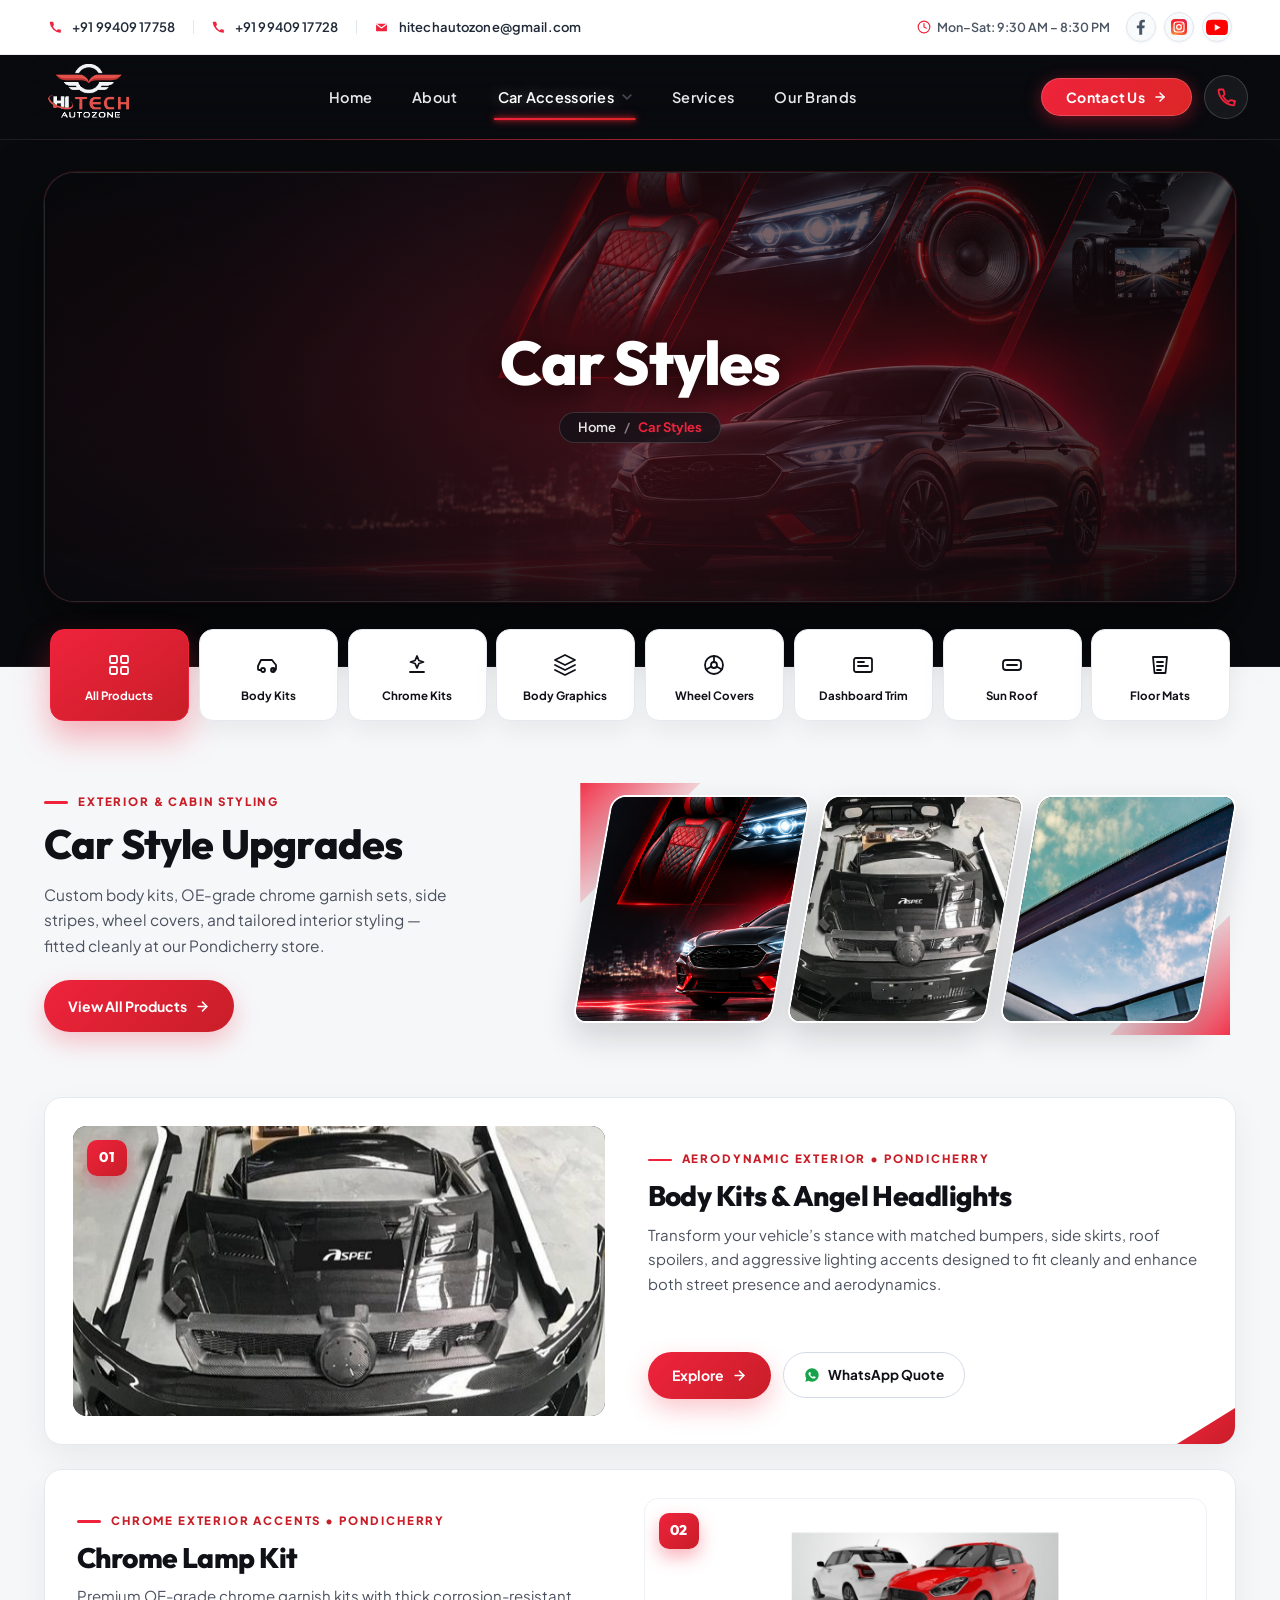
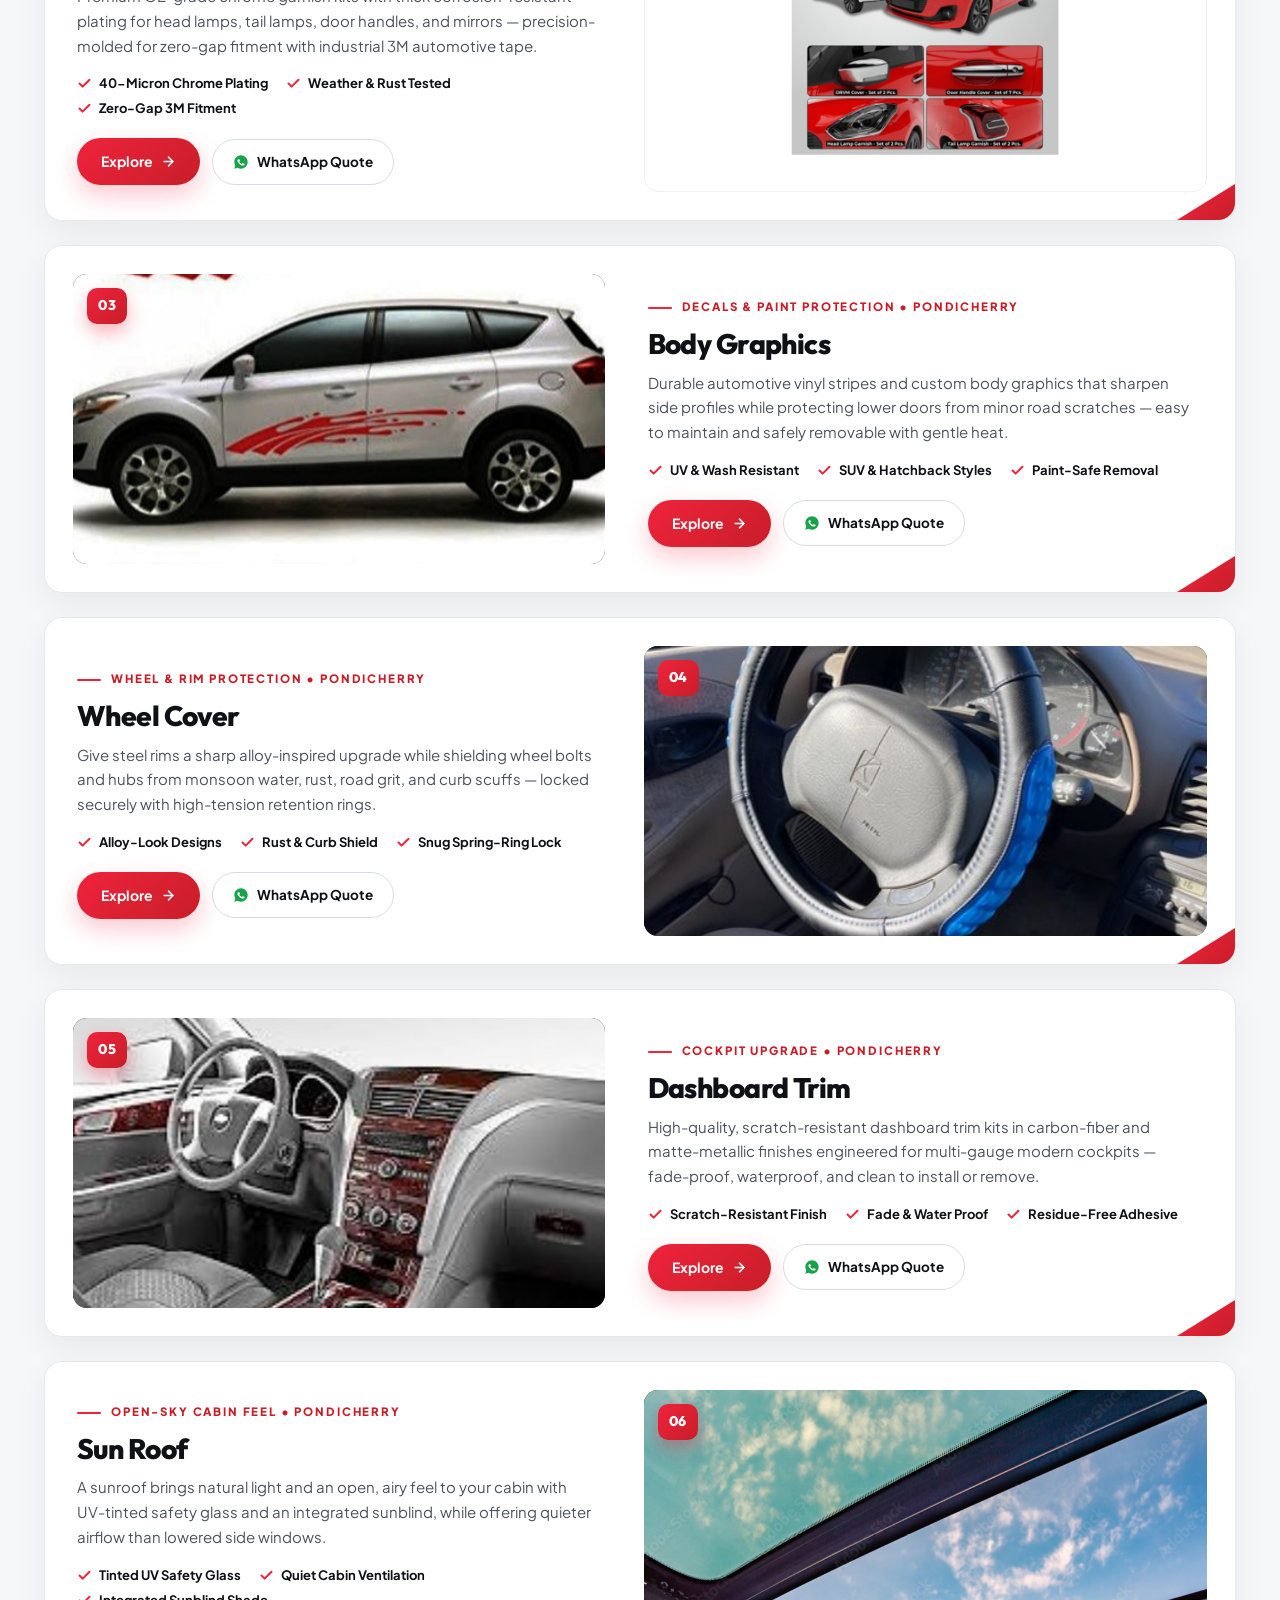
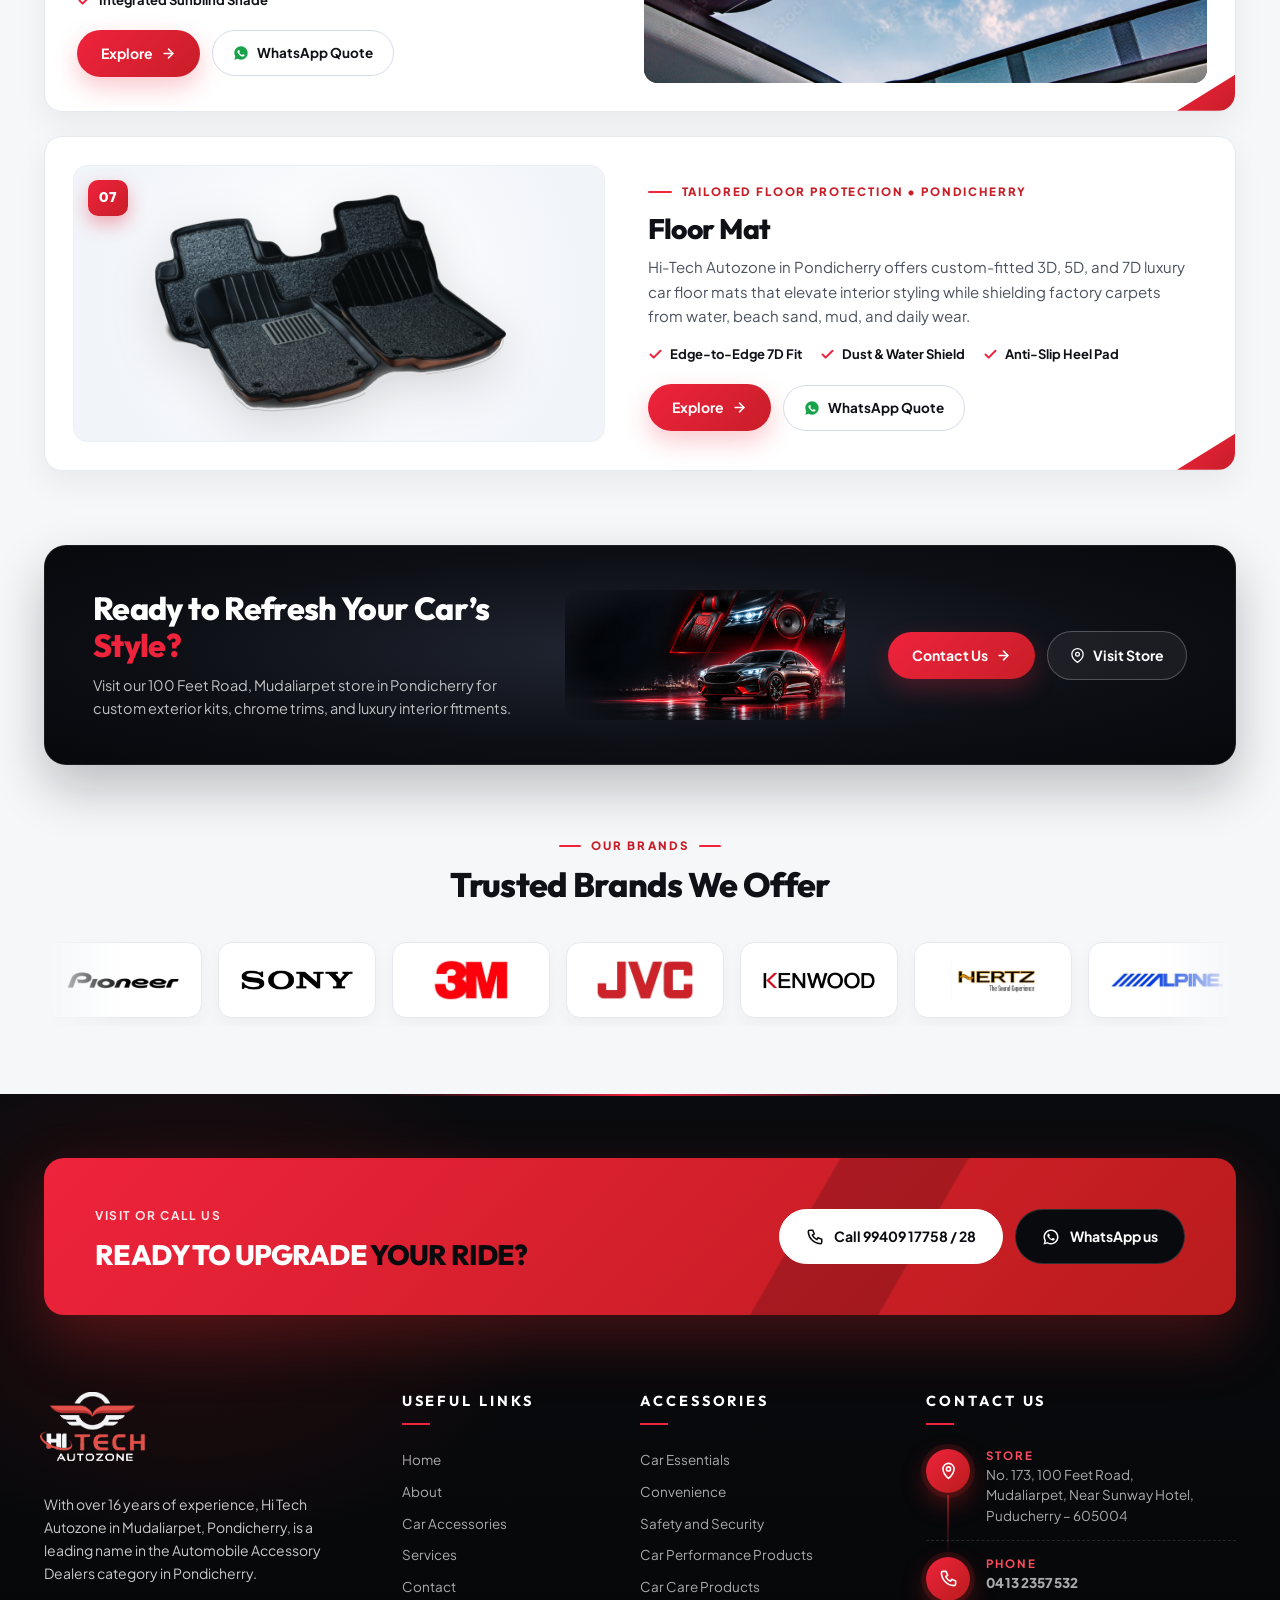
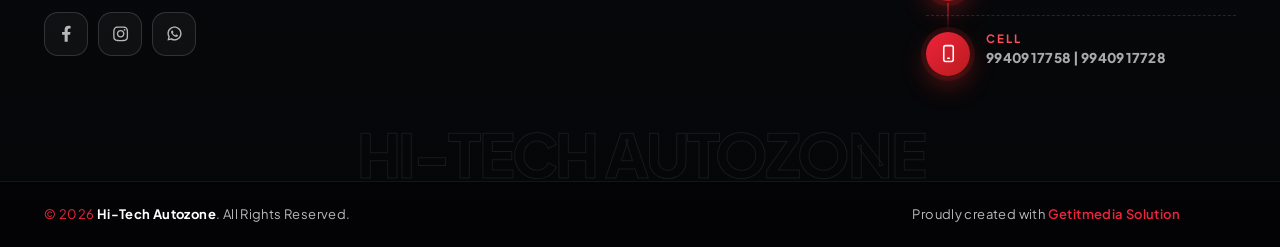
<file: carstyle.html>
<!doctype html>
<html lang="en">


<head>
  <meta charset="utf-8">
  <title>Car Styling & Exterior Accessories | Hi-Tech Autozone Pondicherry</title>
  <meta name="description" content="Car Styling & Exterior Accessories at Hi-Tech Autozone Pondicherry – Matrix LED headlights, spoilers, body kits, chrome garnishes, and roof rails.">
  <meta name="viewport" content="width=device-width, initial-scale=1">
  <link rel="shortcut icon" type="image/x-icon" href="assets/img/favicon.ico?v=2">
  <link rel="icon" type="image/png" sizes="32x32" href="assets/img/favicon-32x32.png?v=2">
  <link rel="icon" type="image/png" sizes="16x16" href="assets/img/favicon-16x16.png?v=2">
  <link rel="apple-touch-icon" sizes="180x180" href="assets/img/apple-touch-icon.png?v=2">
    
   <!-- ======= All CSS Plugins here ======== -->
  <link rel="stylesheet" href="assets/css/plugins/swiper-bundle.min.css">
  <link rel="stylesheet" href="assets/css/plugins/glightbox.min.css">
  <link rel="preconnect" href="https://fonts.googleapis.com">
  <link rel="preconnect" href="https://fonts.gstatic.com" crossorigin>
  <link href="https://fonts.googleapis.com/css2?family=Archivo:wdth,wght@62..125,100..900&family=Outfit:wght@500;600;700;800;900&family=Plus+Jakarta+Sans:wght@400;500;600;700;800&display=swap" rel="stylesheet">

  <!-- Plugin css -->
  <link rel="stylesheet" href="assets/css/vendor/bootstrap.min.css">

  <!-- Custom Style CSS -->
  <link rel="stylesheet" href="assets/css/style.css">
  <link rel="stylesheet" href="assets/css/main.css">
  <link rel="stylesheet" href="assets/css/premium-2026.css?v=30">
  <link rel="stylesheet" href="assets/css/redesign-2026.css?v=26">
  <link rel="stylesheet" href="assets/css/caressentials-2026.css?v=40">


</head>

<body class="caressentials-page">

    <!-- Start preloader -->
    <div id="preloader">
        <div id="ctn-preloader" class="ctn-preloader">
            <div class="animation-preloader">
                <div class="spinner"></div>
                <div class="txt-loading">
                    <span data-text-preloader="L" class="letters-loading">
                        L
                    </span>
                    
                    <span data-text-preloader="O" class="letters-loading">
                        O
                    </span>
                    
                    <span data-text-preloader="A" class="letters-loading">
                        A
                    </span>
                    
                    <span data-text-preloader="D" class="letters-loading">
                        D
                    </span>
                    
                    <span data-text-preloader="I" class="letters-loading">
                        I
                    </span>
                    
                    <span data-text-preloader="N" class="letters-loading">
                        N
                    </span>
                    
                    <span data-text-preloader="G" class="letters-loading">
                        G
                    </span>
                </div>
            </div>	

            <div class="loader-section section-left"></div>
            <div class="loader-section section-right"></div>
        </div>
    </div>
    <!-- End preloader -->

    <!-- Start header area -->
    <header class="header__section">
        <div class="header__topbar">
            <div class="container-fluid">
                <div class="header__topbar--inner d-flex align-items-center justify-content-between">
                                        <ul class="header__topbar--info d-none d-lg-flex align-items-center">
                        <li class="header__info--list">
                            <a class="header__info--link" href="tel:9940917758" title="Call +91 99409 17758">
                                <svg class="hz-top-ico" width="14" height="14" viewBox="0 0 24 24" fill="none" xmlns="http://www.w3.org/2000/svg">
                                    <path d="M22 16.92V21a1 1 0 0 1-1.09 1A19.91 19.91 0 0 1 3 4.09 1 1 0 0 1 4 3h4.09a1 1 0 0 1 1 .75l1.1 4.42a1 1 0 0 1-.29.95L8.21 10.91a16 16 0 0 0 6.88 6.88l1.79-1.79a1 1 0 0 1 .95-.29l4.42 1.1a1 1 0 0 1 .75 1z" fill="#EF233C"/>
                                </svg>
                                <span>+91 99409 17758</span>
                            </a>
                        </li>
                        <li class="header__info--list">
                            <a class="header__info--link" href="tel:9940917728" title="Call +91 99409 17728">
                                <svg class="hz-top-ico" width="14" height="14" viewBox="0 0 24 24" fill="none" xmlns="http://www.w3.org/2000/svg">
                                    <path d="M22 16.92V21a1 1 0 0 1-1.09 1A19.91 19.91 0 0 1 3 4.09 1 1 0 0 1 4 3h4.09a1 1 0 0 1 1 .75l1.1 4.42a1 1 0 0 1-.29.95L8.21 10.91a16 16 0 0 0 6.88 6.88l1.79-1.79a1 1 0 0 1 .95-.29l4.42 1.1a1 1 0 0 1 .75 1z" fill="#EF233C"/>
                                </svg>
                                <span>+91 99409 17728</span>
                            </a>
                        </li>
                        <li class="header__info--list">
                            <a class="header__info--link" href="mailto:hitechautozone@gmail.com" title="Email Hi-Tech Autozone">
                                <svg class="hz-top-ico" width="15" height="13" viewBox="0 0 24 24" fill="none" xmlns="http://www.w3.org/2000/svg">
                                    <path d="M3 5h18a1 1 0 0 1 1 1v12a1 1 0 0 1-1 1H3a1 1 0 0 1-1-1V6a1 1 0 0 1 1-1z" fill="#EF233C"/>
                                    <path d="M3 6l9 7 9-7" stroke="#FFFFFF" stroke-width="2" stroke-linecap="round" stroke-linejoin="round"/>
                                </svg>
                                <span>hitechautozone@gmail.com</span>
                            </a>
                        </li>
                    </ul>
                    <div class="header__top--right d-flex align-items-center">
                        <span class="hz-top-hours d-none d-xl-inline-flex">
                            <svg width="14" height="14" viewBox="0 0 24 24" fill="none" stroke="#EF233C" stroke-width="2" stroke-linecap="round" stroke-linejoin="round"><circle cx="12" cy="12" r="10"/><polyline points="12 6 12 12 16 14"/></svg>
                            Mon–Sat: 9:30 AM – 8:30 PM
                        </span>
                        <ul class="social__share d-flex align-items-center">
                            <li class="social__share--list">
                                <a class="social__share--icon" target="_blank" rel="noopener noreferrer" href="https://www.facebook.com/p/Hitechautozone-pondicherry-100066912985114/" aria-label="Facebook">
                                    <svg width="10" height="16" viewBox="0 0 9 15" fill="none" xmlns="http://www.w3.org/2000/svg" aria-hidden="true">
                                        <path d="M7.62891 8.625L8.01172 6.10938H5.57812V4.46875C5.57812 3.75781 5.90625 3.10156 7 3.10156H8.12109V0.941406C8.12109 0.941406 7.10938 0.75 6.15234 0.75C4.15625 0.75 2.84375 1.98047 2.84375 4.16797V6.10938H0.601562V8.625H2.84375V14.75H5.57812V8.625H7.62891Z" fill="#475569"/>
                                    </svg>
                                </a>
                            </li>
                            <li class="social__share--list">
                                <a class="social__share--icon" target="_blank" rel="noopener noreferrer" href="https://www.instagram.com/hitechautozone_pondicherry/" aria-label="Instagram">
                                    <svg width="16" height="16" viewBox="0 0 24 24" fill="none" xmlns="http://www.w3.org/2000/svg" aria-hidden="true">
                                        <defs>
                                            <radialGradient id="hz-ig-badge-grad" cx="25%" cy="108%" r="140%">
                                                <stop offset="0%" stop-color="#FFDC80"/>
                                                <stop offset="15%" stop-color="#F77737"/>
                                                <stop offset="35%" stop-color="#F56040"/>
                                                <stop offset="65%" stop-color="#FD1D1D"/>
                                                <stop offset="100%" stop-color="#C13584"/>
                                            </radialGradient>
                                        </defs>
                                        <rect width="24" height="24" rx="6" fill="url(#hz-ig-badge-grad)"/>
                                        <rect x="4.5" y="4.5" width="15" height="15" rx="4" stroke="#FFFFFF" stroke-width="1.8"/>
                                        <circle cx="12" cy="12" r="3.5" stroke="#FFFFFF" stroke-width="1.8"/>
                                        <circle cx="16.5" cy="7.5" r="1" fill="#FFFFFF"/>
                                    </svg>
                                </a>
                            </li>
                            <li class="social__share--list">
                                <a class="social__share--icon" target="_blank" rel="noopener noreferrer" href="https://www.youtube.com/@hi-techautozone2502" aria-label="YouTube">
                                    <svg width="22" height="16" viewBox="0 0 24 17" fill="none" xmlns="http://www.w3.org/2000/svg" aria-hidden="true">
                                        <path fill-rule="evenodd" clip-rule="evenodd" d="M23.498 3.186a3.016 3.016 0 0 0-2.122-2.136C19.505.5 12 .5 12 .5s-7.505 0-9.377.55A3.016 3.016 0 0 0 .502 3.186C0 5.07 0 9 0 9s0 3.93.502 5.814a3.016 3.016 0 0 0 2.122 2.136c1.871.55 9.376.55 9.376.55s7.505 0 9.377-.55a3.015 3.015 0 0 0 2.122-2.136C24 12.93 24 9 24 9s0-3.93-.502-5.814z" fill="#FF0000"/>
                                        <path d="M9.545 12.568V5.432L15.818 9l-6.273 3.568z" fill="#FFFFFF"/>
                                    </svg>
                                </a>
                            </li>
                        </ul>
                    </div>
                </div>
            </div>
        </div>
        <div class="main__header header__sticky">
            <div class="container-fluid">
                <div class="main__header--inner position__relative d-flex justify-content-between align-items-center">
                    <div class="offcanvas__header--menu__open d-lg-none">
                        <a class="offcanvas__header--menu__open--btn" href="javascript:void(0)" data-offcanvas>
                            <svg xmlns="http://www.w3.org/2000/svg" class="ionicon offcanvas__header--menu__open--svg" viewBox="0 0 512 512"><path fill="currentColor" stroke="currentColor" stroke-linecap="round" stroke-miterlimit="10" stroke-width="32" d="M80 160h352M80 256h352M80 352h352"/></svg>
                            <span class="visually-hidden">Offcanvas Menu Open</span>
                        </a>
                    </div>
                    <div class="main__logo">
                        <h1 class="main__logo--title m-0"><a class="main__logo--link" href="index.html"><img class="main__logo--img" src="assets/img/logo/hi-go-light.png" alt="Hi-Tech Autozone" width="180" height="90"></a></h1>
                    </div>
                    <div class="header__menu style3 d-none d-lg-block">
                        <nav class="header__menu--navigation">
                            <ul class="header__menu--wrapper d-flex align-items-center">
                                <li class="header__menu--items">
                                    <a class="header__menu--link" href="index.html">Home</a>
                                </li>
                                <li class="header__menu--items">
                                    <a class="header__menu--link " href="about.html">About</a>
                                </li>
                                <li class="header__menu--items">
                                    <a class="header__menu--link active" href="caressentials.html">
                                        Car Accessories
                                        <svg class="menu__arrowdown--icon" xmlns="http://www.w3.org/2000/svg" width="10" height="6" viewBox="0 0 12 7.41">
                                            <path d="M16.59,8.59,12,13.17,7.41,8.59,6,10l6,6,6-6Z" transform="translate(-6 -8.59)" fill="currentColor"/>
                                        </svg>
                                    </a>
                                    <ul class="header__sub--menu">
                                        <li class="header__sub--menu__items"><a href="caressentials.html" class="header__sub--menu__link ">CAR ESSENTIALS</a></li>
                                        <li class="header__sub--menu__items"><a href="convenience.html" class="header__sub--menu__link ">CONVENIENCE</a></li>
                                        <li class="header__sub--menu__items"><a href="safetysecurity.html" class="header__sub--menu__link ">SAFETY AND SECURITY</a></li>
                                        <li class="header__sub--menu__items"><a href="carstyle.html" class="header__sub--menu__link active">CAR STYLES</a></li>
                                        <li class="header__sub--menu__items"><a href="carperformance.html" class="header__sub--menu__link ">CAR PERFORMANCE PRODUCT</a></li>
                                        <li class="header__sub--menu__items"><a href="carcareproduct.html" class="header__sub--menu__link ">CAR CARE PRODUCT</a></li>
                                    </ul>
                                </li>
                                <li class="header__menu--items">
                                    <a class="header__menu--link " href="blog.html">Services</a>
                                </li>
                                <li class="header__menu--items">
                                    <a class="header__menu--link " href="brands.html">Our Brands</a>
                                </li>
                            </ul>
                        </nav>
                    </div>
                    <div class="header__actions d-flex align-items-center">
                        <a class="hz-nav-contact-btn d-none d-sm-inline-flex" href="contact.html">
                            <span>Contact Us</span>
                            <svg width="14" height="14" viewBox="0 0 24 24" fill="none" stroke="currentColor" stroke-width="2.5" stroke-linecap="round" stroke-linejoin="round"><line x1="5" y1="12" x2="19" y2="12"/><polyline points="12 5 19 12 12 19"/></svg>
                        </a>
                        <a class="hz-nav-phone-btn" href="tel:9940917758" aria-label="Call Hi-Tech Autozone" title="Call 99409 17758">
                            <svg width="20" height="20" viewBox="0 0 24 24" fill="none" xmlns="http://www.w3.org/2000/svg">
                                <path d="M22 16.92V21a1 1 0 0 1-1.09 1A19.91 19.91 0 0 1 3 4.09 1 1 0 0 1 4 3h4.09a1 1 0 0 1 1 .75l1.1 4.42a1 1 0 0 1-.29.95L8.21 10.91a16 16 0 0 0 6.88 6.88l1.79-1.79a1 1 0 0 1 .95-.29l4.42 1.1a1 1 0 0 1 .75 1z" stroke="#EF233C" stroke-width="2.2" stroke-linecap="round" stroke-linejoin="round"/>
                            </svg>
                        </a>
                    </div>
                </div>
            </div>
        </div>
        <!-- Start Offcanvas header menu -->
        <div class="offcanvas__header" role="dialog" aria-modal="true" aria-label="Mobile Navigation">
            <div class="offcanvas__inner">
                <div class="offcanvas__logo">
                    <a class="offcanvas__logo_link" href="index.html">
                        <img src="assets/img/logo/hi-go-light.png" alt="Hi-Tech Autozone" width="144" height="72">
                    </a>
                    <button class="offcanvas__close--btn" type="button" data-offcanvas aria-label="Close navigation menu">
                        <svg width="18" height="18" viewBox="0 0 24 24" fill="none" stroke="currentColor" stroke-width="2.2" stroke-linecap="round" stroke-linejoin="round" aria-hidden="true">
                            <line x1="18" y1="6" x2="6" y2="18"/>
                            <line x1="6" y1="6" x2="18" y2="18"/>
                        </svg>
                    </button>
                </div>

                <nav class="offcanvas__menu" aria-label="Primary Mobile Navigation">
                    <ul class="offcanvas__menu_ul">
                        <li class="offcanvas__menu_li">
                            <a class="offcanvas__menu_item" href="index.html">Home</a>
                        </li>
                        <li class="offcanvas__menu_li">
                            <a class="offcanvas__menu_item" href="about.html">About Us</a>
                        </li>
                        <li class="offcanvas__menu_li hz-drawer__has-sub">
                            <a class="offcanvas__menu_item" href="caressentials.html">Car Accessories</a>
                            <ul class="offcanvas__sub_menu">
                                <li class="offcanvas__sub_menu_li"><a href="caressentials.html" class="offcanvas__sub_menu_item">Car Essentials</a></li>
                                <li class="offcanvas__sub_menu_li"><a href="convenience.html" class="offcanvas__sub_menu_item">Convenience</a></li>
                                <li class="offcanvas__sub_menu_li"><a href="safetysecurity.html" class="offcanvas__sub_menu_item">Safety &amp; Security</a></li>
                                <li class="offcanvas__sub_menu_li"><a href="carstyle.html" class="offcanvas__sub_menu_item">Car Styles</a></li>
                                <li class="offcanvas__sub_menu_li"><a href="carperformance.html" class="offcanvas__sub_menu_item">Car Performance</a></li>
                                <li class="offcanvas__sub_menu_li"><a href="carcareproduct.html" class="offcanvas__sub_menu_item">Car Care Products</a></li>
                            </ul>
                        </li>
                        <li class="offcanvas__menu_li">
                            <a class="offcanvas__menu_item" href="blog.html">Services</a>
                        </li>
                        <li class="offcanvas__menu_li">
                            <a class="offcanvas__menu_item" href="brands.html">Our Brands</a>
                        </li>
                        <li class="offcanvas__menu_li">
                            <a class="offcanvas__menu_item" href="contact.html">Contact</a>
                        </li>
                    </ul>
                </nav>

                <div class="hz-drawer__foot">
                    <div class="hz-drawer__ctas">
                        <a class="hz-drawer__cta hz-drawer__cta--call" href="tel:9940917758">
                            <svg width="16" height="16" viewBox="0 0 24 24" fill="none" stroke="currentColor" stroke-width="2.2" stroke-linecap="round" stroke-linejoin="round" aria-hidden="true"><path d="M22 16.92v3a2 2 0 0 1-2.18 2 19.79 19.79 0 0 1-8.63-3.07 19.5 19.5 0 0 1-6-6 19.79 19.79 0 0 1-3.07-8.67A2 2 0 0 1 4.11 2h3a2 2 0 0 1 2 1.72 12.84 12.84 0 0 0 .7 2.81 2 2 0 0 1-.45 2.11L8.09 9.91a16 16 0 0 0 6 6l1.27-1.27a2 2 0 0 1 2.11-.45 12.84 12.84 0 0 0 2.81.7A2 2 0 0 1 22 16.92z"/></svg>
                            <span>Call Us</span>
                        </a>
                        <a class="hz-drawer__cta hz-drawer__cta--wa" target="_blank" rel="noopener noreferrer" href="https://wa.me/919940917758?text=Hello%20Hi-Tech%20Autozone,%20I%20would%20like%20to%20enquire%20about%20car%20accessories.">
                            <svg width="16" height="16" viewBox="0 0 32 32" fill="currentColor" aria-hidden="true"><path d="M16.001 2.667c-7.364 0-13.333 5.969-13.333 13.333 0 2.367.62 4.642 1.802 6.662L2.667 29.333l6.86-1.785a13.24 13.24 0 0 0 6.474 1.707h.001C23.365 29.255 29.333 23.285 29.333 16c0-7.364-5.969-13.333-13.333-13.333zm0 24a10.66 10.66 0 0 1-5.409-1.493l-.388-.231-4.073 1.06 1.087-3.974-.251-.41a10.613 10.613 0 0 1-1.618-5.656c0-5.891 4.776-10.667 10.667-10.667S26.667 10.109 26.667 16s-4.776 10.667-10.666 10.667z"/></svg>
                            <span>WhatsApp</span>
                        </a>
                    </div>
                    <div class="hz-drawer__hours">Mon–Sat &bull; 9:30 AM – 8:30 PM</div>
                </div>
            </div>
        </div>
        <!-- End Offcanvas header menu -->

        <!-- Start Offcanvas stikcy toolbar -->

        <!-- End Offcanvas stikcy toolbar -->

        <!-- Start offCanvas minicart -->
  
        <!-- End offCanvas minicart -->

        <!-- Start serch box area -->

        <!-- End serch box area -->
        
    </header>
    <!-- End header area -->

    <main class="main__content_wrapper">

        <!-- ==================== 01 CINEMATIC FLOATING HERO CARD ==================== -->
        <section class="ce-hero-wrap">
            <div class="container">
                <div class="ce-hero-card ce-hero-card--styles hz-reveal" data-reveal="up">
                    <div class="ce-hero-card__overlay"></div>
                    <div class="ce-hero-card__content">
                        <h1 class="ce-hero-card__title">Car Styles</h1>
                        <ul class="ce-hero-breadcrumb" aria-label="Breadcrumb">
                            <li><a href="index.html">Home</a></li>
                            <li class="ce-crumb-sep" aria-hidden="true">/</li>
                            <li class="ce-crumb-current">Car Styles</li>
                        </ul>
                    </div>
                </div>
            </div>
        </section>

        <!-- ==================== 02 8-TILE CATEGORY SELECTOR ==================== -->
        <nav class="ce-cat-band" aria-label="Car Styles Category Filter">
            <div class="container">
                <div class="ce-cat-grid ce-cat-grid--8" role="tablist" aria-label="Filter car style accessories by category">
                    <button type="button" class="ce-cat-tile is-active" data-filter="all" aria-pressed="true">
                        <span class="ce-cat-tile__icon" aria-hidden="true">
                            <svg viewBox="0 0 24 24" fill="none" stroke-width="1.8" stroke-linecap="round" stroke-linejoin="round"><rect x="3" y="3" width="7" height="7" rx="1.5"/><rect x="14" y="3" width="7" height="7" rx="1.5"/><rect x="3" y="14" width="7" height="7" rx="1.5"/><rect x="14" y="14" width="7" height="7" rx="1.5"/></svg>
                        </span>
                        <span class="ce-cat-tile__label">All Products</span>
                    </button>

                    <button type="button" class="ce-cat-tile" data-filter="cs-01" aria-pressed="false">
                        <span class="ce-cat-tile__icon" aria-hidden="true">
                            <svg viewBox="0 0 24 24" fill="none" stroke-width="1.8" stroke-linecap="round" stroke-linejoin="round"><path d="M5 17H3a1 1 0 0 1-1-1v-3l3-6h11l4 5v4a1 1 0 0 1-1 1h-2"/><circle cx="7" cy="17" r="2"/><circle cx="17" cy="17" r="2"/></svg>
                        </span>
                        <span class="ce-cat-tile__label">Body Kits</span>
                    </button>

                    <button type="button" class="ce-cat-tile" data-filter="cs-02" aria-pressed="false">
                        <span class="ce-cat-tile__icon" aria-hidden="true">
                            <svg viewBox="0 0 24 24" fill="none" stroke-width="1.8" stroke-linecap="round" stroke-linejoin="round"><path d="M12 3l1.9 4.5L18.5 9l-4.6 1.5L12 15l-1.9-4.5L5.5 9l4.6-1.5Z"/><path d="M5 19h14"/></svg>
                        </span>
                        <span class="ce-cat-tile__label">Chrome Kits</span>
                    </button>

                    <button type="button" class="ce-cat-tile" data-filter="cs-03" aria-pressed="false">
                        <span class="ce-cat-tile__icon" aria-hidden="true">
                            <svg viewBox="0 0 24 24" fill="none" stroke-width="1.8" stroke-linecap="round" stroke-linejoin="round"><path d="M12 2L2 7l10 5 10-5-10-5z"/><path d="M2 17l10 5 10-5"/><path d="M2 12l10 5 10-5"/></svg>
                        </span>
                        <span class="ce-cat-tile__label">Body Graphics</span>
                    </button>

                    <button type="button" class="ce-cat-tile" data-filter="cs-04" aria-pressed="false">
                        <span class="ce-cat-tile__icon" aria-hidden="true">
                            <svg viewBox="0 0 24 24" fill="none" stroke-width="1.8" stroke-linecap="round" stroke-linejoin="round"><circle cx="12" cy="12" r="9"/><circle cx="12" cy="12" r="3"/><path d="M12 3v6"/><path d="m19.8 16.5-5.2-3"/><path d="m4.2 16.5 5.2-3"/></svg>
                        </span>
                        <span class="ce-cat-tile__label">Wheel Covers</span>
                    </button>

                    <button type="button" class="ce-cat-tile" data-filter="cs-05" aria-pressed="false">
                        <span class="ce-cat-tile__icon" aria-hidden="true">
                            <svg viewBox="0 0 24 24" fill="none" stroke-width="1.8" stroke-linecap="round" stroke-linejoin="round"><rect x="3" y="5" width="18" height="14" rx="2"/><path d="M7 9h6"/><path d="M7 13h10"/></svg>
                        </span>
                        <span class="ce-cat-tile__label">Dashboard Trim</span>
                    </button>

                    <button type="button" class="ce-cat-tile" data-filter="cs-06" aria-pressed="false">
                        <span class="ce-cat-tile__icon" aria-hidden="true">
                            <svg viewBox="0 0 24 24" fill="none" stroke-width="1.8" stroke-linecap="round" stroke-linejoin="round"><rect x="3" y="7" width="18" height="10" rx="3"/><path d="M7 12h10"/></svg>
                        </span>
                        <span class="ce-cat-tile__label">Sun Roof</span>
                    </button>

                    <button type="button" class="ce-cat-tile" data-filter="cs-07" aria-pressed="false">
                        <span class="ce-cat-tile__icon" aria-hidden="true">
                            <svg viewBox="0 0 24 24" fill="none" stroke-width="1.8" stroke-linecap="round" stroke-linejoin="round"><path d="M5 4h14l-1.5 16h-11Z"/><path d="M9 9h6"/><path d="M9 13h6"/><path d="M9 17h4"/></svg>
                        </span>
                        <span class="ce-cat-tile__label">Floor Mats</span>
                    </button>
                </div>
            </div>
        </nav>

        <!-- ==================== 03 OUR RANGE SPLIT + SKEWED PANELS ==================== -->
        <section class="ce-range" id="ce-range">
            <div class="container">
                <div class="ce-range__grid">
                    <div class="ce-range__copy" data-reveal="left">
                        <span class="ce-eyebrow-line">Exterior &amp; Cabin Styling</span>
                        <h2 class="ce-range__title">Car Style Upgrades</h2>
                        <p class="ce-range__desc">Custom body kits, OE-grade chrome garnish sets, side stripes, wheel covers, and tailored interior styling &mdash; fitted cleanly at our Pondicherry store.</p>
                        <button type="button" class="ce-btn-red" id="ceViewAllBtn">
                            View All Products
                            <svg viewBox="0 0 24 24" fill="none" stroke="currentColor" stroke-width="2.4" stroke-linecap="round" stroke-linejoin="round" aria-hidden="true"><path d="M5 12h14"/><path d="m12 5 7 7-7 7"/></svg>
                        </button>
                    </div>

                    <div class="ce-range__skew-wrap" data-reveal="right">
                        <span class="ce-range__accent-tl" aria-hidden="true"></span>
                        <span class="ce-range__accent-br" aria-hidden="true"></span>
                        <div class="ce-range__skew-grid">
                            <div class="ce-skew-panel">
                                <img src="assets/img/hero_sec/hero-slide-1.png" alt="Custom styled sports sedan exterior kit">
                            </div>
                            <div class="ce-skew-panel">
                                <img src="assets/img/servce/service-2/service-3/service-4/s-4-1.jpg" alt="Custom carbon body kit with spoilers and side skirts">
                            </div>
                            <div class="ce-skew-panel">
                                <img src="assets/img/servce/service-2/service-3/service-4/s-4-6.jpg" alt="Panoramic car sunroof cabin styling upgrade">
                            </div>
                        </div>
                    </div>
                </div>
            </div>
        </section>

        <!-- ==================== 04 ALTERNATING 01-07 CAR STYLES CARDS ==================== -->
        <section class="ce-catalog" id="ce-catalog">
            <div class="container">
                <div class="ce-filter-status" id="ceFilterStatus" hidden>
                    <p class="ce-filter-status__text">Showing Category: <span id="ceFilterName">All Products</span></p>
                    <button type="button" class="ce-filter-reset" id="ceFilterReset">Show All 7 Products</button>
                </div>

                <div class="ce-catalog__list">

                    <!-- 01 Body Kits & Angel Headlights -->
                    <article class="ce-card" id="cs-01" data-category="cs-01" data-label="Body Kits &amp; Angel Headlights" data-reveal="left">
                        <div class="ce-card__media ce-card__media--photo">
                            <span class="ce-card__num">01</span>
                            <img src="assets/img/servce/service-2/service-3/service-4/s-4-1.jpg" alt="Custom automotive body kit with front bumper lip, grille, side skirts, and rear diffuser">
                        </div>
                        <div class="ce-card__body">
                            <span class="ce-eyebrow-line">Aerodynamic Exterior &bull; Pondicherry</span>
                            <h2 class="ce-card__title">Body Kits &amp; Angel Headlights</h2>
                            <p class="ce-card__desc">Transform your vehicle&rsquo;s stance with matched bumpers, side skirts, roof spoilers, and aggressive lighting accents designed to fit cleanly and enhance both street presence and aerodynamics.</p>
                            <ul class="ce-highlights" role="list">
                                <li>Bumpers &amp; Side Skirts</li>
                                <li>Spoilers &amp; Diffusers</li>
                                <li>Matched OE Fitment</li>
                            </ul>
                            <div class="ce-card__actions">
                                <a class="ce-btn-red" href="contact.html">
                                    Explore
                                    <svg viewBox="0 0 24 24" fill="none" stroke="currentColor" stroke-width="2.4" stroke-linecap="round" stroke-linejoin="round" aria-hidden="true"><path d="M5 12h14"/><path d="m12 5 7 7-7 7"/></svg>
                                </a>
                                <a class="ce-btn-wa" href="https://wa.me/919940917758?text=Hi%20Hi-Tech%20Autozone,%20I%20would%20like%20to%20enquire%20about%20Car%20Body%20Kits%20and%20Angel%20Headlights." target="_blank" rel="noopener noreferrer">
                                    <svg viewBox="0 0 24 24" fill="currentColor" aria-hidden="true"><path d="M12 2C6.48 2 2 6.48 2 12c0 1.85.5 3.58 1.38 5.07L2 22l5.06-1.33A9.96 9.96 0 0 0 12 22c5.52 0 10-4.48 10-10S17.52 2 12 2zm5.2 14.12c-.22.62-1.27 1.18-1.76 1.25-.45.06-1.02.09-1.65-.11-.38-.12-.87-.28-1.5-.55-2.64-1.14-4.36-3.82-4.49-4-.13-.18-1.07-1.42-1.07-2.71 0-1.29.68-1.92.92-2.18.24-.26.52-.33.7-.33.17 0 .35 0 .5.01.16.01.38-.06.59.45.22.53.75 1.83.82 1.96.07.13.11.29.02.47-.09.18-.13.29-.26.45-.13.16-.28.35-.4.47-.13.13-.27.27-.12.53.15.26.68 1.12 1.46 1.81 1 .89 1.85 1.17 2.11 1.3.26.13.42.11.57-.07.15-.18.65-.76.83-1.02.18-.26.35-.22.59-.13.24.09 1.54.73 1.8.86.26.13.44.2.5.31.06.11.06.64-.16 1.26z"/></svg>
                                    WhatsApp Quote
                                </a>
                            </div>
                        </div>
                    </article>

                    <!-- 02 Chrome Lamp Kit -->
                    <article class="ce-card ce-card--reverse" id="cs-02" data-category="cs-02" data-label="Chrome Lamp Kit" data-reveal="right">
                        <div class="ce-card__media ce-card__media--contain">
                            <span class="ce-card__num">02</span>
                            <img src="assets/img/servce/service-2/service-3/service-4/s-4-2.png" alt="OE-grade chrome headlamp, tail lamp, ORVM, and handle garnish combo kit" loading="lazy">
                        </div>
                        <div class="ce-card__body">
                            <span class="ce-eyebrow-line">Chrome Exterior Accents &bull; Pondicherry</span>
                            <h2 class="ce-card__title">Chrome Lamp Kit</h2>
                            <p class="ce-card__desc">Premium OE-grade chrome garnish kits with thick corrosion-resistant plating for head lamps, tail lamps, door handles, and mirrors &mdash; precision-molded for zero-gap fitment with industrial 3M automotive tape.</p>
                            <ul class="ce-highlights" role="list">
                                <li>40-Micron Chrome Plating</li>
                                <li>Weather &amp; Rust Tested</li>
                                <li>Zero-Gap 3M Fitment</li>
                            </ul>
                            <div class="ce-card__actions">
                                <a class="ce-btn-red" href="contact.html">
                                    Explore
                                    <svg viewBox="0 0 24 24" fill="none" stroke="currentColor" stroke-width="2.4" stroke-linecap="round" stroke-linejoin="round" aria-hidden="true"><path d="M5 12h14"/><path d="m12 5 7 7-7 7"/></svg>
                                </a>
                                <a class="ce-btn-wa" href="https://wa.me/919940917758?text=Hi%20Hi-Tech%20Autozone,%20I%20would%20like%20to%20enquire%20about%20Chrome%20Lamp%20Kits." target="_blank" rel="noopener noreferrer">
                                    <svg viewBox="0 0 24 24" fill="currentColor" aria-hidden="true"><path d="M12 2C6.48 2 2 6.48 2 12c0 1.85.5 3.58 1.38 5.07L2 22l5.06-1.33A9.96 9.96 0 0 0 12 22c5.52 0 10-4.48 10-10S17.52 2 12 2zm5.2 14.12c-.22.62-1.27 1.18-1.76 1.25-.45.06-1.02.09-1.65-.11-.38-.12-.87-.28-1.5-.55-2.64-1.14-4.36-3.82-4.49-4-.13-.18-1.07-1.42-1.07-2.71 0-1.29.68-1.92.92-2.18.24-.26.52-.33.7-.33.17 0 .35 0 .5.01.16.01.38-.06.59.45.22.53.75 1.83.82 1.96.07.13.11.29.02.47-.09.18-.13.29-.26.45-.13.16-.28.35-.4.47-.13.13-.27.27-.12.53.15.26.68 1.12 1.46 1.81 1 .89 1.85 1.17 2.11 1.3.26.13.42.11.57-.07.15-.18.65-.76.83-1.02.18-.26.35-.22.59-.13.24.09 1.54.73 1.8.86.26.13.44.2.5.31.06.11.06.64-.16 1.26z"/></svg>
                                    WhatsApp Quote
                                </a>
                            </div>
                        </div>
                    </article>

                    <!-- 03 Body Graphics -->
                    <article class="ce-card" id="cs-03" data-category="cs-03" data-label="Body Graphics" data-reveal="left">
                        <div class="ce-card__media ce-card__media--photo">
                            <span class="ce-card__num">03</span>
                            <img src="assets/img/servce/service-2/service-3/service-4/s-4-3.jpg" alt="Sporty automotive side stripe decal and body graphics styling" loading="lazy">
                        </div>
                        <div class="ce-card__body">
                            <span class="ce-eyebrow-line">Decals &amp; Paint Protection &bull; Pondicherry</span>
                            <h2 class="ce-card__title">Body Graphics</h2>
                            <p class="ce-card__desc">Durable automotive vinyl stripes and custom body graphics that sharpen side profiles while protecting lower doors from minor road scratches &mdash; easy to maintain and safely removable with gentle heat.</p>
                            <ul class="ce-highlights" role="list">
                                <li>UV &amp; Wash Resistant</li>
                                <li>SUV &amp; Hatchback Styles</li>
                                <li>Paint-Safe Removal</li>
                            </ul>
                            <div class="ce-card__actions">
                                <a class="ce-btn-red" href="contact.html">
                                    Explore
                                    <svg viewBox="0 0 24 24" fill="none" stroke="currentColor" stroke-width="2.4" stroke-linecap="round" stroke-linejoin="round" aria-hidden="true"><path d="M5 12h14"/><path d="m12 5 7 7-7 7"/></svg>
                                </a>
                                <a class="ce-btn-wa" href="https://wa.me/919940917758?text=Hi%20Hi-Tech%20Autozone,%20I%20would%20like%20to%20enquire%20about%20Car%20Body%20Graphics." target="_blank" rel="noopener noreferrer">
                                    <svg viewBox="0 0 24 24" fill="currentColor" aria-hidden="true"><path d="M12 2C6.48 2 2 6.48 2 12c0 1.85.5 3.58 1.38 5.07L2 22l5.06-1.33A9.96 9.96 0 0 0 12 22c5.52 0 10-4.48 10-10S17.52 2 12 2zm5.2 14.12c-.22.62-1.27 1.18-1.76 1.25-.45.06-1.02.09-1.65-.11-.38-.12-.87-.28-1.5-.55-2.64-1.14-4.36-3.82-4.49-4-.13-.18-1.07-1.42-1.07-2.71 0-1.29.68-1.92.92-2.18.24-.26.52-.33.7-.33.17 0 .35 0 .5.01.16.01.38-.06.59.45.22.53.75 1.83.82 1.96.07.13.11.29.02.47-.09.18-.13.29-.26.45-.13.16-.28.35-.4.47-.13.13-.27.27-.12.53.15.26.68 1.12 1.46 1.81 1 .89 1.85 1.17 2.11 1.3.26.13.42.11.57-.07.15-.18.65-.76.83-1.02.18-.26.35-.22.59-.13.24.09 1.54.73 1.8.86.26.13.44.2.5.31.06.11.06.64-.16 1.26z"/></svg>
                                    WhatsApp Quote
                                </a>
                            </div>
                        </div>
                    </article>

                    <!-- 04 Wheel Cover -->
                    <article class="ce-card ce-card--reverse" id="cs-04" data-category="cs-04" data-label="Wheel Cover" data-reveal="right">
                        <div class="ce-card__media ce-card__media--photo">
                            <span class="ce-card__num">04</span>
                            <img src="assets/img/servce/service-2/service-3/service-4/s-4-4.jpg" alt="Stylish dual-tone automotive steel wheel covers and rim protection" loading="lazy">
                        </div>
                        <div class="ce-card__body">
                            <span class="ce-eyebrow-line">Wheel &amp; Rim Protection &bull; Pondicherry</span>
                            <h2 class="ce-card__title">Wheel Cover</h2>
                            <p class="ce-card__desc">Give steel rims a sharp alloy-inspired upgrade while shielding wheel bolts and hubs from monsoon water, rust, road grit, and curb scuffs &mdash; locked securely with high-tension retention rings.</p>
                            <ul class="ce-highlights" role="list">
                                <li>Alloy-Look Designs</li>
                                <li>Rust &amp; Curb Shield</li>
                                <li>Snug Spring-Ring Lock</li>
                            </ul>
                            <div class="ce-card__actions">
                                <a class="ce-btn-red" href="contact.html">
                                    Explore
                                    <svg viewBox="0 0 24 24" fill="none" stroke="currentColor" stroke-width="2.4" stroke-linecap="round" stroke-linejoin="round" aria-hidden="true"><path d="M5 12h14"/><path d="m12 5 7 7-7 7"/></svg>
                                </a>
                                <a class="ce-btn-wa" href="https://wa.me/919940917758?text=Hi%20Hi-Tech%20Autozone,%20I%20would%20like%20to%20enquire%20about%20Car%20Wheel%20Covers." target="_blank" rel="noopener noreferrer">
                                    <svg viewBox="0 0 24 24" fill="currentColor" aria-hidden="true"><path d="M12 2C6.48 2 2 6.48 2 12c0 1.85.5 3.58 1.38 5.07L2 22l5.06-1.33A9.96 9.96 0 0 0 12 22c5.52 0 10-4.48 10-10S17.52 2 12 2zm5.2 14.12c-.22.62-1.27 1.18-1.76 1.25-.45.06-1.02.09-1.65-.11-.38-.12-.87-.28-1.5-.55-2.64-1.14-4.36-3.82-4.49-4-.13-.18-1.07-1.42-1.07-2.71 0-1.29.68-1.92.92-2.18.24-.26.52-.33.7-.33.17 0 .35 0 .5.01.16.01.38-.06.59.45.22.53.75 1.83.82 1.96.07.13.11.29.02.47-.09.18-.13.29-.26.45-.13.16-.28.35-.4.47-.13.13-.27.27-.12.53.15.26.68 1.12 1.46 1.81 1 .89 1.85 1.17 2.11 1.3.26.13.42.11.57-.07.15-.18.65-.76.83-1.02.18-.26.35-.22.59-.13.24.09 1.54.73 1.8.86.26.13.44.2.5.31.06.11.06.64-.16 1.26z"/></svg>
                                    WhatsApp Quote
                                </a>
                            </div>
                        </div>
                    </article>

                    <!-- 05 Dashboard Trim -->
                    <article class="ce-card" id="cs-05" data-category="cs-05" data-label="Dashboard Trim" data-reveal="left">
                        <div class="ce-card__media ce-card__media--photo">
                            <span class="ce-card__num">05</span>
                            <img src="assets/img/servce/service-2/service-3/service-4/s-4-5.jpg" alt="Custom carbon and wood-grain car interior dashboard trim kits" loading="lazy">
                        </div>
                        <div class="ce-card__body">
                            <span class="ce-eyebrow-line">Cockpit Upgrade &bull; Pondicherry</span>
                            <h2 class="ce-card__title">Dashboard Trim</h2>
                            <p class="ce-card__desc">High-quality, scratch-resistant dashboard trim kits in carbon-fiber and matte-metallic finishes engineered for multi-gauge modern cockpits &mdash; fade-proof, waterproof, and clean to install or remove.</p>
                            <ul class="ce-highlights" role="list">
                                <li>Scratch-Resistant Finish</li>
                                <li>Fade &amp; Water Proof</li>
                                <li>Residue-Free Adhesive</li>
                            </ul>
                            <div class="ce-card__actions">
                                <a class="ce-btn-red" href="contact.html">
                                    Explore
                                    <svg viewBox="0 0 24 24" fill="none" stroke="currentColor" stroke-width="2.4" stroke-linecap="round" stroke-linejoin="round" aria-hidden="true"><path d="M5 12h14"/><path d="m12 5 7 7-7 7"/></svg>
                                </a>
                                <a class="ce-btn-wa" href="https://wa.me/919940917758?text=Hi%20Hi-Tech%20Autozone,%20I%20would%20like%20to%20enquire%20about%20Dashboard%20Trims." target="_blank" rel="noopener noreferrer">
                                    <svg viewBox="0 0 24 24" fill="currentColor" aria-hidden="true"><path d="M12 2C6.48 2 2 6.48 2 12c0 1.85.5 3.58 1.38 5.07L2 22l5.06-1.33A9.96 9.96 0 0 0 12 22c5.52 0 10-4.48 10-10S17.52 2 12 2zm5.2 14.12c-.22.62-1.27 1.18-1.76 1.25-.45.06-1.02.09-1.65-.11-.38-.12-.87-.28-1.5-.55-2.64-1.14-4.36-3.82-4.49-4-.13-.18-1.07-1.42-1.07-2.71 0-1.29.68-1.92.92-2.18.24-.26.52-.33.7-.33.17 0 .35 0 .5.01.16.01.38-.06.59.45.22.53.75 1.83.82 1.96.07.13.11.29.02.47-.09.18-.13.29-.26.45-.13.16-.28.35-.4.47-.13.13-.27.27-.12.53.15.26.68 1.12 1.46 1.81 1 .89 1.85 1.17 2.11 1.3.26.13.42.11.57-.07.15-.18.65-.76.83-1.02.18-.26.35-.22.59-.13.24.09 1.54.73 1.8.86.26.13.44.2.5.31.06.11.06.64-.16 1.26z"/></svg>
                                    WhatsApp Quote
                                </a>
                            </div>
                        </div>
                    </article>

                    <!-- 06 Sun Roof -->
                    <article class="ce-card ce-card--reverse" id="cs-06" data-category="cs-06" data-label="Sun Roof" data-reveal="right">
                        <div class="ce-card__media ce-card__media--photo">
                            <span class="ce-card__num">06</span>
                            <img src="assets/img/servce/service-2/service-3/service-4/s-4-6.jpg" alt="Tinted automotive roof sunroof glass panel letting natural light into the cabin" loading="lazy">
                        </div>
                        <div class="ce-card__body">
                            <span class="ce-eyebrow-line">Open-Sky Cabin Feel &bull; Pondicherry</span>
                            <h2 class="ce-card__title">Sun Roof</h2>
                            <p class="ce-card__desc">A sunroof brings natural light and an open, airy feel to your cabin with UV-tinted safety glass and an integrated sunblind, while offering quieter airflow than lowered side windows.</p>
                            <ul class="ce-highlights" role="list">
                                <li>Tinted UV Safety Glass</li>
                                <li>Quiet Cabin Ventilation</li>
                                <li>Integrated Sunblind Shade</li>
                            </ul>
                            <div class="ce-card__actions">
                                <a class="ce-btn-red" href="contact.html">
                                    Explore
                                    <svg viewBox="0 0 24 24" fill="none" stroke="currentColor" stroke-width="2.4" stroke-linecap="round" stroke-linejoin="round" aria-hidden="true"><path d="M5 12h14"/><path d="m12 5 7 7-7 7"/></svg>
                                </a>
                                <a class="ce-btn-wa" href="https://wa.me/919940917758?text=Hi%20Hi-Tech%20Autozone,%20I%20would%20like%20to%20enquire%20about%20Car%20Sun%20Roof%20Accessories." target="_blank" rel="noopener noreferrer">
                                    <svg viewBox="0 0 24 24" fill="currentColor" aria-hidden="true"><path d="M12 2C6.48 2 2 6.48 2 12c0 1.85.5 3.58 1.38 5.07L2 22l5.06-1.33A9.96 9.96 0 0 0 12 22c5.52 0 10-4.48 10-10S17.52 2 12 2zm5.2 14.12c-.22.62-1.27 1.18-1.76 1.25-.45.06-1.02.09-1.65-.11-.38-.12-.87-.28-1.5-.55-2.64-1.14-4.36-3.82-4.49-4-.13-.18-1.07-1.42-1.07-2.71 0-1.29.68-1.92.92-2.18.24-.26.52-.33.7-.33.17 0 .35 0 .5.01.16.01.38-.06.59.45.22.53.75 1.83.82 1.96.07.13.11.29.02.47-.09.18-.13.29-.26.45-.13.16-.28.35-.4.47-.13.13-.27.27-.12.53.15.26.68 1.12 1.46 1.81 1 .89 1.85 1.17 2.11 1.3.26.13.42.11.57-.07.15-.18.65-.76.83-1.02.18-.26.35-.22.59-.13.24.09 1.54.73 1.8.86.26.13.44.2.5.31.06.11.06.64-.16 1.26z"/></svg>
                                    WhatsApp Quote
                                </a>
                            </div>
                        </div>
                    </article>

                    <!-- 07 Floor Mat -->
                    <article class="ce-card" id="cs-07" data-category="cs-07" data-label="Floor Mat" data-reveal="left">
                        <div class="ce-card__media ce-card__media--studio ce-card__media--cutout">
                            <span class="ce-card__num">07</span>
                            <img src="assets/img/servce/service-2/service-3/service-4/s-4-7.png" alt="Custom-contoured 7D layered car cabin floor mat set" loading="lazy">
                        </div>
                        <div class="ce-card__body">
                            <span class="ce-eyebrow-line">Tailored Floor Protection &bull; Pondicherry</span>
                            <h2 class="ce-card__title">Floor Mat</h2>
                            <p class="ce-card__desc">Hi-Tech Autozone in Pondicherry offers custom-fitted 3D, 5D, and 7D luxury car floor mats that elevate interior styling while shielding factory carpets from water, beach sand, mud, and daily wear.</p>
                            <ul class="ce-highlights" role="list">
                                <li>Edge-to-Edge 7D Fit</li>
                                <li>Dust &amp; Water Shield</li>
                                <li>Anti-Slip Heel Pad</li>
                            </ul>
                            <div class="ce-card__actions">
                                <a class="ce-btn-red" href="contact.html">
                                    Explore
                                    <svg viewBox="0 0 24 24" fill="none" stroke="currentColor" stroke-width="2.4" stroke-linecap="round" stroke-linejoin="round" aria-hidden="true"><path d="M5 12h14"/><path d="m12 5 7 7-7 7"/></svg>
                                </a>
                                <a class="ce-btn-wa" href="https://wa.me/919940917758?text=Hi%20Hi-Tech%20Autozone,%20I%20would%20like%20to%20enquire%20about%20Custom%20Car%20Floor%20Mats." target="_blank" rel="noopener noreferrer">
                                    <svg viewBox="0 0 24 24" fill="currentColor" aria-hidden="true"><path d="M12 2C6.48 2 2 6.48 2 12c0 1.85.5 3.58 1.38 5.07L2 22l5.06-1.33A9.96 9.96 0 0 0 12 22c5.52 0 10-4.48 10-10S17.52 2 12 2zm5.2 14.12c-.22.62-1.27 1.18-1.76 1.25-.45.06-1.02.09-1.65-.11-.38-.12-.87-.28-1.5-.55-2.64-1.14-4.36-3.82-4.49-4-.13-.18-1.07-1.42-1.07-2.71 0-1.29.68-1.92.92-2.18.24-.26.52-.33.7-.33.17 0 .35 0 .5.01.16.01.38-.06.59.45.22.53.75 1.83.82 1.96.07.13.11.29.02.47-.09.18-.13.29-.26.45-.13.16-.28.35-.4.47-.13.13-.27.27-.12.53.15.26.68 1.12 1.46 1.81 1 .89 1.85 1.17 2.11 1.3.26.13.42.11.57-.07.15-.18.65-.76.83-1.02.18-.26.35-.22.59-.13.24.09 1.54.73 1.8.86.26.13.44.2.5.31.06.11.06.64-.16 1.26z"/></svg>
                                    WhatsApp Quote
                                </a>
                            </div>
                        </div>
                    </article>

                </div>
            </div>
        </section>

        <!-- ==================== 05 DARK CENTER-CAR CTA BANNER ==================== -->
        <section class="ce-banner-cta-section">
            <div class="container">
                <div class="ce-banner-cta" data-reveal="up">
                    <div class="ce-banner-cta__copy">
                        <h2 class="ce-banner-cta__title">Ready to Refresh Your Car&rsquo;s <span>Style?</span></h2>
                        <p class="ce-banner-cta__desc">Visit our 100 Feet Road, Mudaliarpet store in Pondicherry for custom exterior kits, chrome trims, and luxury interior fitments.</p>
                    </div>
                    <div class="ce-banner-cta__car" aria-hidden="true">
                        <img src="assets/img/hero_sec/hero-slide-1.png" alt="">
                    </div>
                    <div class="ce-banner-cta__actions">
                        <a class="ce-btn-red" href="contact.html">
                            Contact Us
                            <svg viewBox="0 0 24 24" fill="none" stroke="currentColor" stroke-width="2.4" stroke-linecap="round" stroke-linejoin="round" aria-hidden="true"><path d="M5 12h14"/><path d="m12 5 7 7-7 7"/></svg>
                        </a>
                        <a class="ce-btn-dark-ghost" href="tel:+919940917758">
                            <svg viewBox="0 0 24 24" fill="none" stroke="currentColor" stroke-width="2" stroke-linecap="round" stroke-linejoin="round" aria-hidden="true"><path d="M21 10c0 7-9 13-9 13s-9-6-9-13a9 9 0 0 1 18 0z"/><circle cx="12" cy="10" r="3"/></svg>
                            Visit Store
                        </a>
                    </div>
                </div>
            </div>
        </section>

        <!-- ==================== 06 OUR BRANDS ANIMATED MARQUEE ==================== -->
        <section class="ce-brands" aria-label="Trusted Automotive Accessory Brands">
            <div class="container">
                <span class="ce-brands__eyebrow">Our Brands</span>
                <h2 class="ce-brands__title">Trusted Brands We Offer</h2>

                <div class="ce-brands__viewport">
                    <div class="ce-brands__track">
                        <div class="ce-brands__group">
                            <div class="ce-brand-tile"><img src="assets/img/brand/trim/pioneer1.webp" alt="Pioneer" decoding="async"></div>
                            <div class="ce-brand-tile"><img src="assets/img/brand/trim/sony1.webp" alt="Sony" decoding="async"></div>
                            <div class="ce-brand-tile"><img src="assets/img/brand/trim/3m1.webp" alt="3M" decoding="async"></div>
                            <div class="ce-brand-tile"><img src="assets/img/brand/trim/jvc1.webp" alt="JVC" decoding="async"></div>
                            <div class="ce-brand-tile"><img src="assets/img/brand/trim/kenwood.webp" alt="Kenwood" decoding="async"></div>
                            <div class="ce-brand-tile"><img src="assets/img/brand/trim/hertz-1.webp" alt="Hertz" decoding="async"></div>
                            <div class="ce-brand-tile"><img src="assets/img/brand/trim/alpine1.webp" alt="Alpine" decoding="async"></div>
                            <div class="ce-brand-tile"><img src="assets/img/brand/trim/bla1.webp" alt="Blaupunkt" decoding="async"></div>
                            <div class="ce-brand-tile"><img src="assets/img/brand/trim/auto1-1.webp" alt="Autoform" decoding="async"></div>
                            <div class="ce-brand-tile"><img src="assets/img/brand/trim/garewar.webp" alt="Garware" decoding="async"></div>
                        </div>
                        <div class="ce-brands__group" aria-hidden="true">
                            <div class="ce-brand-tile"><img src="assets/img/brand/trim/pioneer1.webp" alt="" decoding="async"></div>
                            <div class="ce-brand-tile"><img src="assets/img/brand/trim/sony1.webp" alt="" decoding="async"></div>
                            <div class="ce-brand-tile"><img src="assets/img/brand/trim/3m1.webp" alt="" decoding="async"></div>
                            <div class="ce-brand-tile"><img src="assets/img/brand/trim/jvc1.webp" alt="" decoding="async"></div>
                            <div class="ce-brand-tile"><img src="assets/img/brand/trim/kenwood.webp" alt="" decoding="async"></div>
                            <div class="ce-brand-tile"><img src="assets/img/brand/trim/hertz-1.webp" alt="" decoding="async"></div>
                            <div class="ce-brand-tile"><img src="assets/img/brand/trim/alpine1.webp" alt="" decoding="async"></div>
                            <div class="ce-brand-tile"><img src="assets/img/brand/trim/bla1.webp" alt="" decoding="async"></div>
                            <div class="ce-brand-tile"><img src="assets/img/brand/trim/auto1-1.webp" alt="" decoding="async"></div>
                            <div class="ce-brand-tile"><img src="assets/img/brand/trim/garewar.webp" alt="" decoding="async"></div>
                        </div>
                    </div>
                </div>
            </div>
        </section>

    </main>

     <!-- Start footer section -->
    <footer class="footer__section hz-foot">
        <div class="container">
            <div class="hz-foot__cta">
                <div>
                    <span class="hz-eyebrow">Visit or call us</span>
                    <h2>Ready to upgrade <em>your ride?</em></h2>
                </div>
                <div class="hz-foot__cta-actions">
                    <a class="hz-foot__btn hz-foot__btn--light" href="tel:+919940917758"><svg viewBox="0 0 24 24" aria-hidden="true"><path d="M5 3h4l2 5-2.5 1.5a11 11 0 0 0 6 6L16 13l5 2v4a2 2 0 0 1-2 2A17 17 0 0 1 3 5a2 2 0 0 1 2-2z"/></svg>Call 99409 17758 / 28</a>
                    <a class="hz-foot__btn" href="https://wa.me/919940917758" target="_blank" rel="noopener"><svg width="16" height="16" viewBox="0 0 32 32" fill="none" xmlns="http://www.w3.org/2000/svg">
  <path d="M16.001 2.667c-7.364 0-13.333 5.969-13.333 13.333 0 2.367.62 4.642 1.802 6.662L2.667 29.333l6.86-1.785a13.24 13.24 0 0 0 6.474 1.707h.001C23.365 29.255 29.333 23.285 29.333 16c0-7.364-5.969-13.333-13.333-13.333zm0 24a10.66 10.66 0 0 1-5.409-1.493l-.388-.231-4.073 1.06 1.087-3.974-.251-.41a10.613 10.613 0 0 1-1.618-5.656c0-5.891 4.776-10.667 10.667-10.667S26.667 10.109 26.667 16s-4.776 10.667-10.666 10.667zm5.865-7.865c-.319-.159-1.885-.93-2.178-1.037-.293-.107-.507-.159-.721.16s-.827 1.037-1.014 1.25c-.187.213-.373.24-.692.08-.319-.16-1.35-.498-2.571-1.59-.95-.848-1.591-1.893-1.778-2.213-.187-.32-.02-.494.14-.653.143-.143.319-.373.479-.56.16-.187.213-.32.32-.533.107-.213.053-.4-.027-.56-.08-.159-.721-1.733-.987-2.373-.26-.627-.527-.54-.721-.547l-.613-.013c-.213 0-.56.08-.853.4s-1.12 1.093-1.12 2.667 1.147 3.094 1.306 3.307c.159.213 2.26 3.453 5.48 4.84.767.33 1.364.528 1.83.674.768.244 1.464.21 2.014.127.615-.092 1.885-.77 2.15-1.514.266-.746.266-1.386.187-1.514-.08-.127-.292-.213-.612-.373z" fill="currentColor"/>
</svg>WhatsApp us</a>
                </div>
            </div>

            <div class="main__footer hz-foot__main">
                <div class="hz-foot__brand">
                    <a href="index.html" class="hz-foot__logo"><img src="assets/img/logo/hi-go-light.png" alt="Hi-Tech Autozone" loading="lazy"></a>
                    <p>With over 16 years of experience, Hi Tech Autozone in Mudaliarpet, Pondicherry, is a leading name in the Automobile Accessory Dealers category in Pondicherry.</p>
                    <ul class="hz-foot__social" role="list">
                        <li><a href="https://www.facebook.com/people/Hitechautozone-pondicherry/100066912985114/" target="_blank" rel="noopener" aria-label="Facebook"><svg width="11" height="17" viewBox="0 0 9 15" fill="none" xmlns="http://www.w3.org/2000/svg">
                                                <path d="M7.62891 8.625L8.01172 6.10938H5.57812V4.46875C5.57812 3.75781 5.90625 3.10156 7 3.10156H8.12109V0.941406C8.12109 0.941406 7.10938 0.75 6.15234 0.75C4.15625 0.75 2.84375 1.98047 2.84375 4.16797V6.10938H0.601562V8.625H2.84375V14.75H5.57812V8.625H7.62891Z" fill="currentColor"/>
                                            </svg></a></li>
                        <li><a href="https://www.instagram.com/hitechautozone_pondicherry/" target="_blank" rel="noopener" aria-label="Instagram"><svg width="16" height="15" viewBox="0 0 14 13" fill="none" xmlns="http://www.w3.org/2000/svg">
                                                <path d="M7.125 3.60547C5.375 3.60547 3.98047 5.02734 3.98047 6.75C3.98047 8.5 5.375 9.89453 7.125 9.89453C8.84766 9.89453 10.2695 8.5 10.2695 6.75C10.2695 5.02734 8.84766 3.60547 7.125 3.60547ZM7.125 8.80078C6.00391 8.80078 5.07422 7.89844 5.07422 6.75C5.07422 5.62891 5.97656 4.72656 7.125 4.72656C8.24609 4.72656 9.14844 5.62891 9.14844 6.75C9.14844 7.89844 8.24609 8.80078 7.125 8.80078ZM11.1172 3.49609C11.1172 3.08594 10.7891 2.75781 10.3789 2.75781C9.96875 2.75781 9.64062 3.08594 9.64062 3.49609C9.64062 3.90625 9.96875 4.23438 10.3789 4.23438C10.7891 4.23438 11.1172 3.90625 11.1172 3.49609ZM13.1953 4.23438C13.1406 3.25 12.9219 2.375 12.2109 1.66406C11.5 0.953125 10.625 0.734375 9.64062 0.679688C8.62891 0.625 5.59375 0.625 4.58203 0.679688C3.59766 0.734375 2.75 0.953125 2.01172 1.66406C1.30078 2.375 1.08203 3.25 1.02734 4.23438C0.972656 5.24609 0.972656 8.28125 1.02734 9.29297C1.08203 10.2773 1.30078 11.125 2.01172 11.8633C2.75 12.5742 3.59766 12.793 4.58203 12.8477C5.59375 12.9023 8.62891 12.9023 9.64062 12.8477C10.625 12.793 11.5 12.5742 12.2109 11.8633C12.9219 11.125 13.1406 10.2773 13.1953 9.29297C13.25 8.28125 13.25 5.24609 13.1953 4.23438ZM11.8828 10.3594C11.6914 10.9062 11.2539 11.3164 10.7344 11.5352C9.91406 11.8633 8 11.7812 7.125 11.7812C6.22266 11.7812 4.30859 11.8633 3.51562 11.5352C2.96875 11.3164 2.55859 10.9062 2.33984 10.3594C2.01172 9.56641 2.09375 7.65234 2.09375 6.75C2.09375 5.875 2.01172 3.96094 2.33984 3.14062C2.55859 2.62109 2.96875 2.21094 3.51562 1.99219C4.30859 1.66406 6.22266 1.74609 7.125 1.74609C8 1.74609 9.91406 1.66406 10.7344 1.99219C11.2539 2.18359 11.6641 2.62109 11.8828 3.14062C12.2109 3.96094 12.1289 5.875 12.1289 6.75C12.1289 7.65234 12.2109 9.56641 11.8828 10.3594Z" fill="currentColor"/>
                                            </svg></a></li>
                        <li><a href="https://wa.me/919940917758" target="_blank" rel="noopener" aria-label="WhatsApp"><svg width="16" height="16" viewBox="0 0 32 32" fill="none" xmlns="http://www.w3.org/2000/svg">
  <path d="M16.001 2.667c-7.364 0-13.333 5.969-13.333 13.333 0 2.367.62 4.642 1.802 6.662L2.667 29.333l6.86-1.785a13.24 13.24 0 0 0 6.474 1.707h.001C23.365 29.255 29.333 23.285 29.333 16c0-7.364-5.969-13.333-13.333-13.333zm0 24a10.66 10.66 0 0 1-5.409-1.493l-.388-.231-4.073 1.06 1.087-3.974-.251-.41a10.613 10.613 0 0 1-1.618-5.656c0-5.891 4.776-10.667 10.667-10.667S26.667 10.109 26.667 16s-4.776 10.667-10.666 10.667zm5.865-7.865c-.319-.159-1.885-.93-2.178-1.037-.293-.107-.507-.159-.721.16s-.827 1.037-1.014 1.25c-.187.213-.373.24-.692.08-.319-.16-1.35-.498-2.571-1.59-.95-.848-1.591-1.893-1.778-2.213-.187-.32-.02-.494.14-.653.143-.143.319-.373.479-.56.16-.187.213-.32.32-.533.107-.213.053-.4-.027-.56-.08-.159-.721-1.733-.987-2.373-.26-.627-.527-.54-.721-.547l-.613-.013c-.213 0-.56.08-.853.4s-1.12 1.093-1.12 2.667 1.147 3.094 1.306 3.307c.159.213 2.26 3.453 5.48 4.84.767.33 1.364.528 1.83.674.768.244 1.464.21 2.014.127.615-.092 1.885-.77 2.15-1.514.266-.746.266-1.386.187-1.514-.08-.127-.292-.213-.612-.373z" fill="currentColor"/>
</svg></a></li>
                    </ul>
                </div>

                <nav class="hz-foot__col" aria-label="Useful links">
                    <h3>Useful Links</h3>
                    <ul role="list">
                            <li><a href="index.html">Home</a></li>
                            <li><a href="about.html">About</a></li>
                            <li><a href="caressentials.html">Car Accessories</a></li>
                            <li><a href="blog.html">Services</a></li>
                            <li><a href="contact.html">Contact</a></li>
                    </ul>
                </nav>

                <nav class="hz-foot__col" aria-label="Accessories">
                    <h3>Accessories</h3>
                    <ul role="list">
                            <li><a href="caressentials.html">Car Essentials</a></li>
                            <li><a href="convenience.html">Convenience</a></li>
                            <li><a href="safetysecurity.html">Safety and Security</a></li>
                            <li><a href="carperformance.html">Car Performance Products</a></li>
                            <li><a href="carcareproduct.html">Car Care Products</a></li>
                    </ul>
                </nav>

                <div class="hz-foot__col hz-foot__contact">
                    <h3>Contact Us</h3>
                    <a class="hz-foot__card" href="https://share.google/u0CNElc3JKSDp4ab9" target="_blank" rel="noopener"><span class="hz-foot__ico"><svg viewBox="0 0 24 24" aria-hidden="true"><path d="M12 22s7-6.2 7-12a7 7 0 1 0-14 0c0 5.8 7 12 7 12z"/><circle cx="12" cy="10" r="2.6"/></svg></span><span><small>Store</small>No. 173, 100 Feet Road, Mudaliarpet, Near Sunway Hotel, Puducherry &ndash; 605004</span></a>
                    <a class="hz-foot__card" href="tel:+914132357532"><span class="hz-foot__ico"><svg viewBox="0 0 24 24" aria-hidden="true"><path d="M5 3h4l2 5-2.5 1.5a11 11 0 0 0 6 6L16 13l5 2v4a2 2 0 0 1-2 2A17 17 0 0 1 3 5a2 2 0 0 1 2-2z"/></svg></span><span><small>Phone</small>0413 2357532</span></a>
                    <a class="hz-foot__card" href="tel:+919940917758"><span class="hz-foot__ico"><svg viewBox="0 0 24 24" aria-hidden="true"><rect x="6" y="2" width="12" height="20" rx="2.5"/><path d="M11 18h2"/></svg></span><span><small>Cell</small>99409 17758 | 99409 17728</span></a>
                </div>
            </div>
        </div>

        <div class="hz-foot__word" aria-hidden="true">HI-TECH AUTOZONE</div>

        <div class="footer__bottom hz-foot__bottom">
            <div class="container">
                <div class="hz-foot__bottom-inner">
                    <p class="copyright__content"><span class="text__secondary">&copy; 2026</span> <strong class="text-white">Hi-Tech Autozone</strong>. All Rights Reserved.</p>
                    <p class="copyright__content hz-foot__credit">Proudly created with <a class="copyright__content--link" target="_blank" rel="noopener noreferrer" href="https://getitmediasolutions.com/">Getitmedia Solution</a></p>
                </div>
            </div>
        </div>
    </footer>
    <!-- End footer section -->

     <!-- Scroll top bar -->
     <button id="scroll__top"><svg xmlns="http://www.w3.org/2000/svg" class="ionicon" viewBox="0 0 512 512"><path fill="none" stroke="currentColor" stroke-linecap="round" stroke-linejoin="round" stroke-width="48" d="M112 244l144-144 144 144M256 120v292"/></svg></button>

     <!-- All Script JS Plugins here  -->
     <script src="assets/js/vendor/popper.js" defer="defer"></script>
     <script src="assets/js/vendor/bootstrap.min.js" defer="defer"></script>
     <script src="assets/js/plugins/swiper-bundle.min.js"></script>
     <script src="assets/js/plugins/glightbox.min.js"></script>
   
    <!-- Customscript js -->
    <script src="assets/js/script.js"></script>

  <!-- Premium 2026 interaction layer -->
  <script src="assets/js/premium-2026.js?v=32" defer="defer"></script>
  <script>
    (function () {
      document.body.classList.add('ce-anim-ready');

      function initCarStyles() {
        var revealNodes = Array.prototype.slice.call(document.querySelectorAll('[data-reveal]'));
        function revealVisibleFallback() {
          var vh = window.innerHeight || document.documentElement.clientHeight;
          revealNodes.forEach(function (el) {
            if (el.classList.contains('is-revealed')) return;
            var rect = el.getBoundingClientRect();
            if (rect.top <= vh * 0.94) {
              el.classList.add('is-revealed', 'is-in');
            }
          });
        }

        if ('IntersectionObserver' in window && revealNodes.length) {
          var io = new IntersectionObserver(function (entries) {
            entries.forEach(function (entry) {
              if (entry.isIntersecting) {
                entry.target.classList.add('is-revealed', 'is-in');
                io.unobserve(entry.target);
              }
            });
          }, { rootMargin: '0px 0px -6% 0px', threshold: 0.08 });
          revealNodes.forEach(function (el) { io.observe(el); });
        }
        revealVisibleFallback();
        window.addEventListener('scroll', revealVisibleFallback, { passive: true });

        var tiles = Array.prototype.slice.call(document.querySelectorAll('.ce-cat-tile'));
        var cards = Array.prototype.slice.call(document.querySelectorAll('.ce-card[data-category]'));
        var statusBar = document.getElementById('ceFilterStatus');
        var statusName = document.getElementById('ceFilterName');
        var resetBtn = document.getElementById('ceFilterReset');
        var viewAllBtn = document.getElementById('ceViewAllBtn');
        var catalogEl = document.getElementById('ce-catalog');

        function applyFilter(filterKey, shouldScroll) {
          tiles.forEach(function (tile) {
            var match = tile.getAttribute('data-filter') === filterKey;
            tile.classList.toggle('is-active', match);
            tile.setAttribute('aria-pressed', match ? 'true' : 'false');
          });

          var activeLabel = 'All Products';
          cards.forEach(function (card) {
            var cat = card.getAttribute('data-category');
            var show = filterKey === 'all' || cat === filterKey;
            card.classList.toggle('is-filtered-out', !show);
            card.classList.remove('is-filter-enter');
            if (show) {
              card.classList.add('is-revealed', 'is-in');
              void card.offsetWidth;
              card.classList.add('is-filter-enter');
              if (cat === filterKey) {
                activeLabel = card.getAttribute('data-label') || activeLabel;
              }
            }
          });

          if (statusBar && statusName) {
            if (filterKey === 'all') {
              statusBar.hidden = true;
            } else {
              statusName.textContent = activeLabel;
              statusBar.hidden = false;
            }
          }

          if (shouldScroll && catalogEl) {
            var top = catalogEl.getBoundingClientRect().top + window.pageYOffset - 92;
            window.scrollTo({ top: Math.max(0, top), behavior: 'smooth' });
          }
        }

        tiles.forEach(function (tile) {
          tile.addEventListener('click', function () {
            var key = tile.getAttribute('data-filter') || 'all';
            applyFilter(key, key !== 'all');
          });
        });

        if (resetBtn) {
          resetBtn.addEventListener('click', function () {
            applyFilter('all', false);
          });
        }

        if (viewAllBtn) {
          viewAllBtn.addEventListener('click', function () {
            applyFilter('all', true);
          });
        }
      }

      if (document.readyState === 'loading') {
        document.addEventListener('DOMContentLoaded', initCarStyles);
      } else {
        initCarStyles();
      }
    })();
  </script>
  
</body>

</html>
</file>
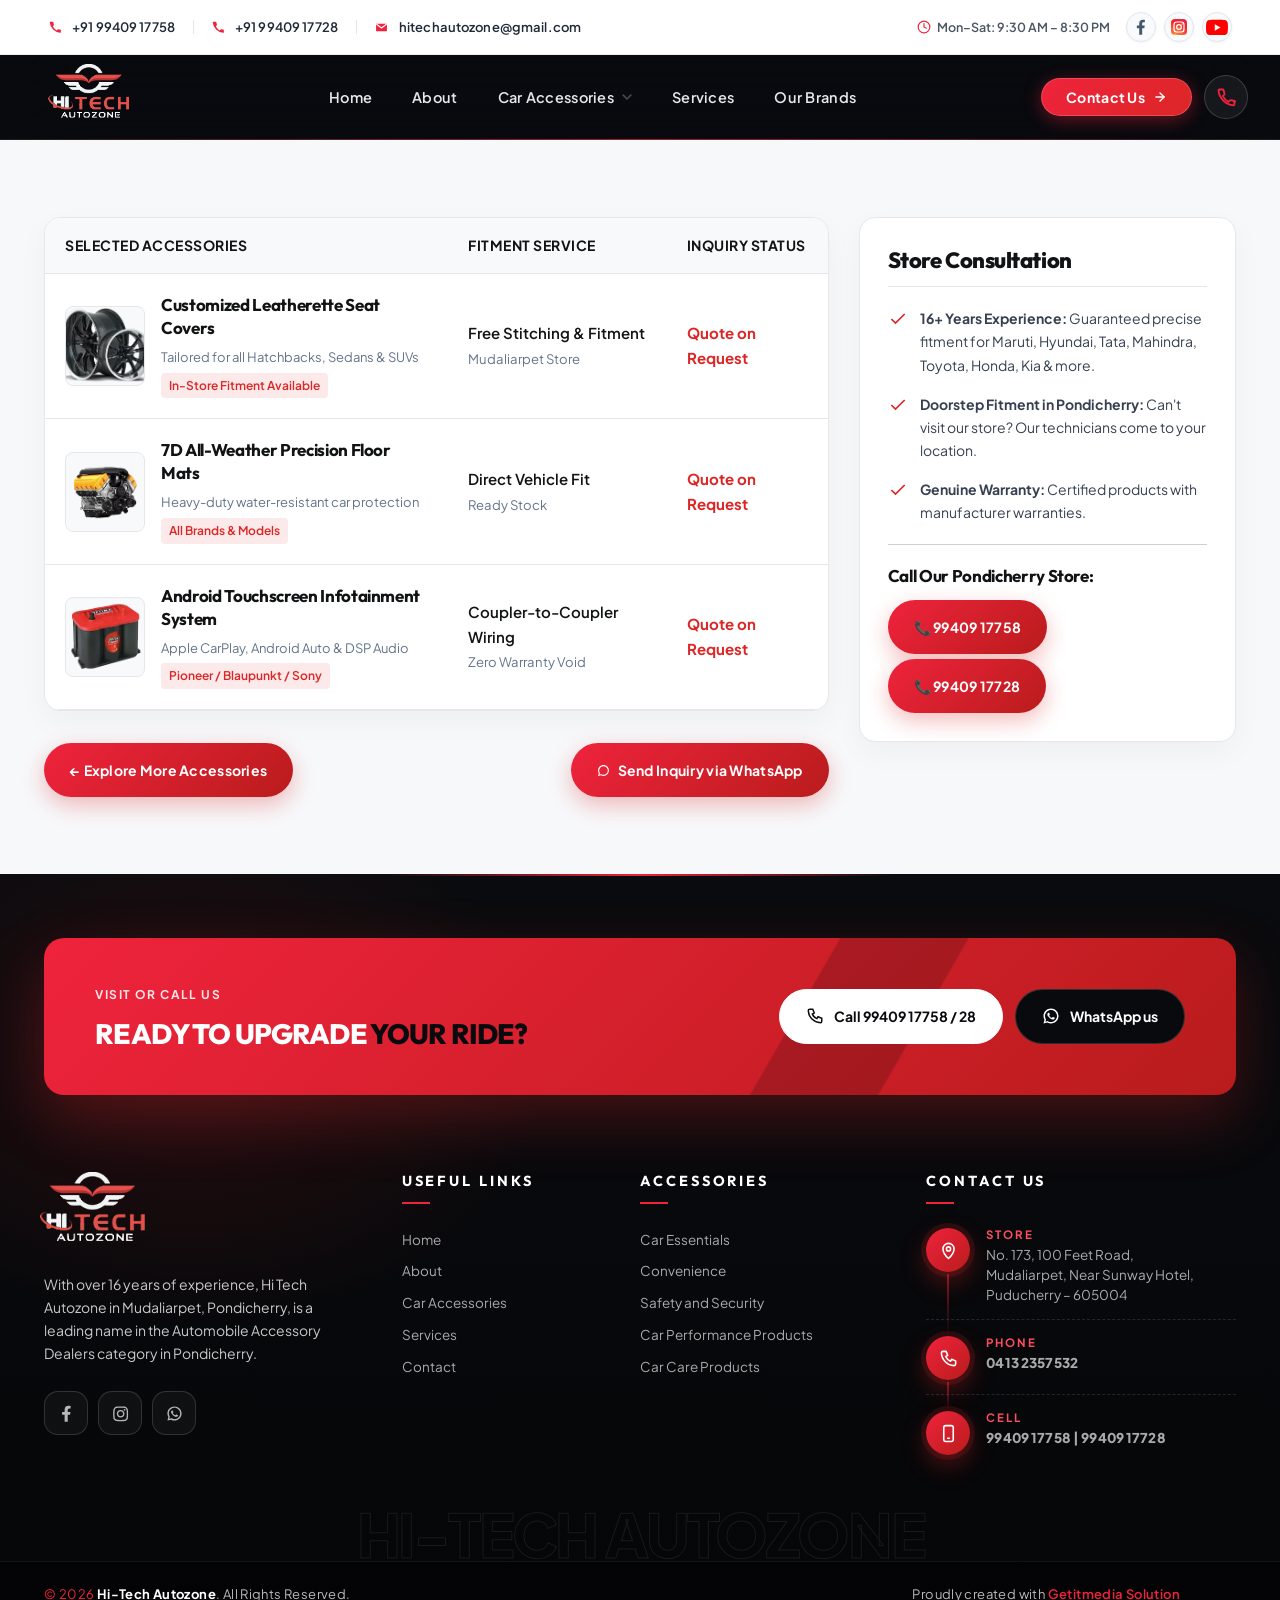
<file: cart.html>
<!doctype html>
<html lang="en">
<head>
  <meta charset="utf-8">
  <title>Inquiries & Cart | Hi-Tech Autozone Pondicherry</title>
  <meta name="description" content="Your Selected Car Accessories | Hi-Tech Autozone Pondicherry – Review your items or enquire directly for fast doorstep delivery and store fitment.">
  <meta name="viewport" content="width=device-width, initial-scale=1">
  <link rel="shortcut icon" type="image/x-icon" href="assets/img/favicon.ico?v=2">
  <link rel="icon" type="image/png" sizes="32x32" href="assets/img/favicon-32x32.png?v=2">
  <link rel="icon" type="image/png" sizes="16x16" href="assets/img/favicon-16x16.png?v=2">
  <link rel="apple-touch-icon" sizes="180x180" href="assets/img/apple-touch-icon.png?v=2">
    
  <!-- ======= All CSS Plugins here ======== -->
  <link rel="stylesheet" href="assets/css/plugins/swiper-bundle.min.css">
  <link rel="stylesheet" href="assets/css/plugins/glightbox.min.css">
  <link rel="preconnect" href="https://fonts.googleapis.com">
  <link rel="preconnect" href="https://fonts.gstatic.com" crossorigin>
  <link href="https://fonts.googleapis.com/css2?family=Inter:ital,opsz,wght@0,14..32,100..900;1,14..32,100..900&display=swap" rel="stylesheet">

  <!-- Plugin css -->
  <link rel="stylesheet" href="assets/css/vendor/bootstrap.min.css">

  <!-- Custom Style CSS -->
  <link rel="stylesheet" href="assets/css/style.css">
  <link rel="stylesheet" href="assets/css/main.css">
  <link rel="stylesheet" href="assets/css/premium-2026.css?v=30">
  <link rel="stylesheet" href="assets/css/redesign-2026.css?v=26">
  <style>
    .hz-cart-wrap {
      padding: clamp(48px, 6vw, 80px) 0;
      background: var(--hz-light);
    }
    .hz-cart-table {
      width: 100%;
      background: var(--hz-white);
      border-radius: var(--hz-r-lg);
      border: 1px solid var(--hz-border);
      overflow-x: auto;
      -webkit-overflow-scrolling: touch;
      box-shadow: 0 10px 30px rgba(17, 19, 21, 0.04);
      margin-bottom: 32px;
    }
    .hz-cart-table table {
      width: 100%;
      min-width: 520px;
    }
    @media (max-width: 767px) {
      .hz-cart-wrap { padding: 36px 0; }
      .hz-cart-table th { padding: 12px 14px; font-size: 13px; }
      .hz-cart-table td { padding: 14px; }
      .hz-cart-img { width: 60px; height: 60px; }
      .hz-cart-side { padding: 20px 16px; margin-top: 24px; }
    }
    .hz-cart-table th {
      background: #F8F9FA;
      color: var(--hz-text);
      font-weight: 700;
      font-size: 14px;
      padding: 16px 20px;
      border-bottom: 1px solid var(--hz-border);
      text-transform: uppercase;
      letter-spacing: 0.5px;
    }
    .hz-cart-table td {
      padding: 20px;
      border-bottom: 1px solid var(--hz-border);
      vertical-align: middle;
    }
    .hz-cart-item {
      display: flex;
      align-items: center;
      gap: 16px;
    }
    .hz-cart-img {
      width: 80px;
      height: 80px;
      border-radius: var(--hz-r-sm);
      object-fit: cover;
      border: 1px solid var(--hz-border);
      background: #f8f9fa;
    }
    .hz-cart-title {
      font-size: 16px;
      font-weight: 700;
      color: var(--hz-text);
      margin-bottom: 4px;
    }
    .hz-cart-cat {
      font-size: 13px;
      color: var(--hz-muted);
    }
    .hz-cart-badge {
      display: inline-block;
      font-size: 12px;
      background: rgba(220, 38, 38, 0.1);
      color: var(--hz-red);
      padding: 3px 8px;
      border-radius: 4px;
      font-weight: 600;
      margin-top: 4px;
    }
    .hz-cart-side {
      background: var(--hz-white);
      border-radius: var(--hz-r-lg);
      border: 1px solid var(--hz-border);
      padding: 28px;
      box-shadow: 0 10px 30px rgba(17, 19, 21, 0.04);
    }
    .hz-cart-side h3 {
      font-size: 18px;
      font-weight: 800;
      margin-bottom: 20px;
      padding-bottom: 12px;
      border-bottom: 1px solid var(--hz-border);
      color: var(--hz-text);
    }
    .hz-cart-feature {
      display: flex;
      align-items: flex-start;
      gap: 12px;
      margin-bottom: 16px;
      font-size: 14px;
      color: var(--hz-text-2);
    }
    .hz-cart-feature svg {
      width: 20px;
      height: 20px;
      color: var(--hz-red);
      flex-shrink: 0;
      margin-top: 2px;
    }
  </style>
</head>

<body>
    <!-- Start preloader -->
    <div id="preloader">
        <div id="ctn-preloader" class="ctn-preloader">
            <div class="animation-preloader">
                <div class="spinner"></div>
                <div class="txt-loading">
                    <span data-text-preloader="H" class="letters-loading">H</span>
                    <span data-text-preloader="I" class="letters-loading">I</span>
                    <span data-text-preloader="-" class="letters-loading">-</span>
                    <span data-text-preloader="T" class="letters-loading">T</span>
                    <span data-text-preloader="E" class="letters-loading">E</span>
                    <span data-text-preloader="C" class="letters-loading">C</span>
                    <span data-text-preloader="H" class="letters-loading">H</span>
                </div>
            </div>	
            <div class="loader-section section-left"></div>
            <div class="loader-section section-right"></div>
        </div>
    </div>
    <!-- End preloader -->
    
    <!-- Start header area -->
    <header class="header__section">
        <div class="header__topbar">
            <div class="container-fluid">
                <div class="header__topbar--inner d-flex align-items-center justify-content-between">
                                        <ul class="header__topbar--info d-none d-lg-flex align-items-center">
                        <li class="header__info--list">
                            <a class="header__info--link" href="tel:9940917758" title="Call +91 99409 17758">
                                <svg class="hz-top-ico" width="14" height="14" viewBox="0 0 24 24" fill="none" xmlns="http://www.w3.org/2000/svg">
                                    <path d="M22 16.92V21a1 1 0 0 1-1.09 1A19.91 19.91 0 0 1 3 4.09 1 1 0 0 1 4 3h4.09a1 1 0 0 1 1 .75l1.1 4.42a1 1 0 0 1-.29.95L8.21 10.91a16 16 0 0 0 6.88 6.88l1.79-1.79a1 1 0 0 1 .95-.29l4.42 1.1a1 1 0 0 1 .75 1z" fill="#EF233C"/>
                                </svg>
                                <span>+91 99409 17758</span>
                            </a>
                        </li>
                        <li class="header__info--list">
                            <a class="header__info--link" href="tel:9940917728" title="Call +91 99409 17728">
                                <svg class="hz-top-ico" width="14" height="14" viewBox="0 0 24 24" fill="none" xmlns="http://www.w3.org/2000/svg">
                                    <path d="M22 16.92V21a1 1 0 0 1-1.09 1A19.91 19.91 0 0 1 3 4.09 1 1 0 0 1 4 3h4.09a1 1 0 0 1 1 .75l1.1 4.42a1 1 0 0 1-.29.95L8.21 10.91a16 16 0 0 0 6.88 6.88l1.79-1.79a1 1 0 0 1 .95-.29l4.42 1.1a1 1 0 0 1 .75 1z" fill="#EF233C"/>
                                </svg>
                                <span>+91 99409 17728</span>
                            </a>
                        </li>
                        <li class="header__info--list">
                            <a class="header__info--link" href="mailto:hitechautozone@gmail.com" title="Email Hi-Tech Autozone">
                                <svg class="hz-top-ico" width="15" height="13" viewBox="0 0 24 24" fill="none" xmlns="http://www.w3.org/2000/svg">
                                    <path d="M3 5h18a1 1 0 0 1 1 1v12a1 1 0 0 1-1 1H3a1 1 0 0 1-1-1V6a1 1 0 0 1 1-1z" fill="#EF233C"/>
                                    <path d="M3 6l9 7 9-7" stroke="#FFFFFF" stroke-width="2" stroke-linecap="round" stroke-linejoin="round"/>
                                </svg>
                                <span>hitechautozone@gmail.com</span>
                            </a>
                        </li>
                    </ul>
                    <div class="header__top--right d-flex align-items-center">
                        <span class="hz-top-hours d-none d-xl-inline-flex">
                            <svg width="14" height="14" viewBox="0 0 24 24" fill="none" stroke="#EF233C" stroke-width="2" stroke-linecap="round" stroke-linejoin="round"><circle cx="12" cy="12" r="10"/><polyline points="12 6 12 12 16 14"/></svg>
                            Mon–Sat: 9:30 AM – 8:30 PM
                        </span>
                        <ul class="social__share d-flex align-items-center">
                            <li class="social__share--list">
                                <a class="social__share--icon" target="_blank" rel="noopener noreferrer" href="https://www.facebook.com/p/Hitechautozone-pondicherry-100066912985114/" aria-label="Facebook">
                                    <svg width="10" height="16" viewBox="0 0 9 15" fill="none" xmlns="http://www.w3.org/2000/svg" aria-hidden="true">
                                        <path d="M7.62891 8.625L8.01172 6.10938H5.57812V4.46875C5.57812 3.75781 5.90625 3.10156 7 3.10156H8.12109V0.941406C8.12109 0.941406 7.10938 0.75 6.15234 0.75C4.15625 0.75 2.84375 1.98047 2.84375 4.16797V6.10938H0.601562V8.625H2.84375V14.75H5.57812V8.625H7.62891Z" fill="#475569"/>
                                    </svg>
                                </a>
                            </li>
                            <li class="social__share--list">
                                <a class="social__share--icon" target="_blank" rel="noopener noreferrer" href="https://www.instagram.com/hitechautozone_pondicherry/" aria-label="Instagram">
                                    <svg width="16" height="16" viewBox="0 0 24 24" fill="none" xmlns="http://www.w3.org/2000/svg" aria-hidden="true">
                                        <defs>
                                            <radialGradient id="hz-ig-badge-grad" cx="25%" cy="108%" r="140%">
                                                <stop offset="0%" stop-color="#FFDC80"/>
                                                <stop offset="15%" stop-color="#F77737"/>
                                                <stop offset="35%" stop-color="#F56040"/>
                                                <stop offset="65%" stop-color="#FD1D1D"/>
                                                <stop offset="100%" stop-color="#C13584"/>
                                            </radialGradient>
                                        </defs>
                                        <rect width="24" height="24" rx="6" fill="url(#hz-ig-badge-grad)"/>
                                        <rect x="4.5" y="4.5" width="15" height="15" rx="4" stroke="#FFFFFF" stroke-width="1.8"/>
                                        <circle cx="12" cy="12" r="3.5" stroke="#FFFFFF" stroke-width="1.8"/>
                                        <circle cx="16.5" cy="7.5" r="1" fill="#FFFFFF"/>
                                    </svg>
                                </a>
                            </li>
                            <li class="social__share--list">
                                <a class="social__share--icon" target="_blank" rel="noopener noreferrer" href="https://www.youtube.com/@hi-techautozone2502" aria-label="YouTube">
                                    <svg width="22" height="16" viewBox="0 0 24 17" fill="none" xmlns="http://www.w3.org/2000/svg" aria-hidden="true">
                                        <path fill-rule="evenodd" clip-rule="evenodd" d="M23.498 3.186a3.016 3.016 0 0 0-2.122-2.136C19.505.5 12 .5 12 .5s-7.505 0-9.377.55A3.016 3.016 0 0 0 .502 3.186C0 5.07 0 9 0 9s0 3.93.502 5.814a3.016 3.016 0 0 0 2.122 2.136c1.871.55 9.376.55 9.376.55s7.505 0 9.377-.55a3.015 3.015 0 0 0 2.122-2.136C24 12.93 24 9 24 9s0-3.93-.502-5.814z" fill="#FF0000"/>
                                        <path d="M9.545 12.568V5.432L15.818 9l-6.273 3.568z" fill="#FFFFFF"/>
                                    </svg>
                                </a>
                            </li>
                        </ul>
                    </div>
                </div>
            </div>
        </div>
        <div class="main__header header__sticky">
            <div class="container-fluid">
                <div class="main__header--inner position__relative d-flex justify-content-between align-items-center">
                    <div class="offcanvas__header--menu__open d-lg-none">
                        <a class="offcanvas__header--menu__open--btn" href="javascript:void(0)" data-offcanvas>
                            <svg xmlns="http://www.w3.org/2000/svg" class="ionicon offcanvas__header--menu__open--svg" viewBox="0 0 512 512"><path fill="currentColor" stroke="currentColor" stroke-linecap="round" stroke-miterlimit="10" stroke-width="32" d="M80 160h352M80 256h352M80 352h352"/></svg>
                            <span class="visually-hidden">Offcanvas Menu Open</span>
                        </a>
                    </div>
                    <div class="main__logo">
                        <h1 class="main__logo--title m-0"><a class="main__logo--link" href="index.html"><img class="main__logo--img" src="assets/img/logo/hi-go-light.png" alt="Hi-Tech Autozone" width="180" height="90"></a></h1>
                    </div>
                    <div class="header__menu style3 d-none d-lg-block">
                        <nav class="header__menu--navigation">
                            <ul class="header__menu--wrapper d-flex align-items-center">
                                <li class="header__menu--items">
                                    <a class="header__menu--link" href="index.html">Home</a>
                                </li>
                                <li class="header__menu--items">
                                    <a class="header__menu--link " href="about.html">About</a>
                                </li>
                                <li class="header__menu--items">
                                    <a class="header__menu--link " href="caressentials.html">
                                        Car Accessories
                                        <svg class="menu__arrowdown--icon" xmlns="http://www.w3.org/2000/svg" width="10" height="6" viewBox="0 0 12 7.41">
                                            <path d="M16.59,8.59,12,13.17,7.41,8.59,6,10l6,6,6-6Z" transform="translate(-6 -8.59)" fill="currentColor"/>
                                        </svg>
                                    </a>
                                    <ul class="header__sub--menu">
                                        <li class="header__sub--menu__items"><a href="caressentials.html" class="header__sub--menu__link ">CAR ESSENTIALS</a></li>
                                        <li class="header__sub--menu__items"><a href="convenience.html" class="header__sub--menu__link ">CONVENIENCE</a></li>
                                        <li class="header__sub--menu__items"><a href="safetysecurity.html" class="header__sub--menu__link ">SAFETY AND SECURITY</a></li>
                                        <li class="header__sub--menu__items"><a href="carstyle.html" class="header__sub--menu__link ">CAR STYLES</a></li>
                                        <li class="header__sub--menu__items"><a href="carperformance.html" class="header__sub--menu__link ">CAR PERFORMANCE PRODUCT</a></li>
                                        <li class="header__sub--menu__items"><a href="carcareproduct.html" class="header__sub--menu__link ">CAR CARE PRODUCT</a></li>
                                    </ul>
                                </li>
                                <li class="header__menu--items">
                                    <a class="header__menu--link " href="blog.html">Services</a>
                                </li>
                                <li class="header__menu--items">
                                    <a class="header__menu--link " href="brands.html">Our Brands</a>
                                </li>
                            </ul>
                        </nav>
                    </div>
                    <div class="header__actions d-flex align-items-center">
                        <a class="hz-nav-contact-btn d-none d-sm-inline-flex" href="contact.html">
                            <span>Contact Us</span>
                            <svg width="14" height="14" viewBox="0 0 24 24" fill="none" stroke="currentColor" stroke-width="2.5" stroke-linecap="round" stroke-linejoin="round"><line x1="5" y1="12" x2="19" y2="12"/><polyline points="12 5 19 12 12 19"/></svg>
                        </a>
                        <a class="hz-nav-phone-btn" href="tel:9940917758" aria-label="Call Hi-Tech Autozone" title="Call 99409 17758">
                            <svg width="20" height="20" viewBox="0 0 24 24" fill="none" xmlns="http://www.w3.org/2000/svg">
                                <path d="M22 16.92V21a1 1 0 0 1-1.09 1A19.91 19.91 0 0 1 3 4.09 1 1 0 0 1 4 3h4.09a1 1 0 0 1 1 .75l1.1 4.42a1 1 0 0 1-.29.95L8.21 10.91a16 16 0 0 0 6.88 6.88l1.79-1.79a1 1 0 0 1 .95-.29l4.42 1.1a1 1 0 0 1 .75 1z" stroke="#EF233C" stroke-width="2.2" stroke-linecap="round" stroke-linejoin="round"/>
                            </svg>
                        </a>
                    </div>
                </div>
            </div>
        </div>
        <!-- Start Offcanvas header menu -->
        <div class="offcanvas__header" role="dialog" aria-modal="true" aria-label="Mobile Navigation">
            <div class="offcanvas__inner">
                <div class="offcanvas__logo">
                    <a class="offcanvas__logo_link" href="index.html">
                        <img src="assets/img/logo/hi-go-light.png" alt="Hi-Tech Autozone" width="144" height="72">
                    </a>
                    <button class="offcanvas__close--btn" type="button" data-offcanvas aria-label="Close navigation menu">
                        <svg width="18" height="18" viewBox="0 0 24 24" fill="none" stroke="currentColor" stroke-width="2.2" stroke-linecap="round" stroke-linejoin="round" aria-hidden="true">
                            <line x1="18" y1="6" x2="6" y2="18"/>
                            <line x1="6" y1="6" x2="18" y2="18"/>
                        </svg>
                    </button>
                </div>

                <nav class="offcanvas__menu" aria-label="Primary Mobile Navigation">
                    <ul class="offcanvas__menu_ul">
                        <li class="offcanvas__menu_li">
                            <a class="offcanvas__menu_item" href="index.html">Home</a>
                        </li>
                        <li class="offcanvas__menu_li">
                            <a class="offcanvas__menu_item" href="about.html">About Us</a>
                        </li>
                        <li class="offcanvas__menu_li hz-drawer__has-sub">
                            <a class="offcanvas__menu_item" href="caressentials.html">Car Accessories</a>
                            <ul class="offcanvas__sub_menu">
                                <li class="offcanvas__sub_menu_li"><a href="caressentials.html" class="offcanvas__sub_menu_item">Car Essentials</a></li>
                                <li class="offcanvas__sub_menu_li"><a href="convenience.html" class="offcanvas__sub_menu_item">Convenience</a></li>
                                <li class="offcanvas__sub_menu_li"><a href="safetysecurity.html" class="offcanvas__sub_menu_item">Safety &amp; Security</a></li>
                                <li class="offcanvas__sub_menu_li"><a href="carstyle.html" class="offcanvas__sub_menu_item">Car Styles</a></li>
                                <li class="offcanvas__sub_menu_li"><a href="carperformance.html" class="offcanvas__sub_menu_item">Car Performance</a></li>
                                <li class="offcanvas__sub_menu_li"><a href="carcareproduct.html" class="offcanvas__sub_menu_item">Car Care Products</a></li>
                            </ul>
                        </li>
                        <li class="offcanvas__menu_li">
                            <a class="offcanvas__menu_item" href="blog.html">Services</a>
                        </li>
                        <li class="offcanvas__menu_li">
                            <a class="offcanvas__menu_item" href="brands.html">Our Brands</a>
                        </li>
                        <li class="offcanvas__menu_li">
                            <a class="offcanvas__menu_item" href="contact.html">Contact</a>
                        </li>
                    </ul>
                </nav>

                <div class="hz-drawer__foot">
                    <div class="hz-drawer__ctas">
                        <a class="hz-drawer__cta hz-drawer__cta--call" href="tel:9940917758">
                            <svg width="16" height="16" viewBox="0 0 24 24" fill="none" stroke="currentColor" stroke-width="2.2" stroke-linecap="round" stroke-linejoin="round" aria-hidden="true"><path d="M22 16.92v3a2 2 0 0 1-2.18 2 19.79 19.79 0 0 1-8.63-3.07 19.5 19.5 0 0 1-6-6 19.79 19.79 0 0 1-3.07-8.67A2 2 0 0 1 4.11 2h3a2 2 0 0 1 2 1.72 12.84 12.84 0 0 0 .7 2.81 2 2 0 0 1-.45 2.11L8.09 9.91a16 16 0 0 0 6 6l1.27-1.27a2 2 0 0 1 2.11-.45 12.84 12.84 0 0 0 2.81.7A2 2 0 0 1 22 16.92z"/></svg>
                            <span>Call Us</span>
                        </a>
                        <a class="hz-drawer__cta hz-drawer__cta--wa" target="_blank" rel="noopener noreferrer" href="https://wa.me/919940917758?text=Hello%20Hi-Tech%20Autozone,%20I%20would%20like%20to%20enquire%20about%20car%20accessories.">
                            <svg width="16" height="16" viewBox="0 0 32 32" fill="currentColor" aria-hidden="true"><path d="M16.001 2.667c-7.364 0-13.333 5.969-13.333 13.333 0 2.367.62 4.642 1.802 6.662L2.667 29.333l6.86-1.785a13.24 13.24 0 0 0 6.474 1.707h.001C23.365 29.255 29.333 23.285 29.333 16c0-7.364-5.969-13.333-13.333-13.333zm0 24a10.66 10.66 0 0 1-5.409-1.493l-.388-.231-4.073 1.06 1.087-3.974-.251-.41a10.613 10.613 0 0 1-1.618-5.656c0-5.891 4.776-10.667 10.667-10.667S26.667 10.109 26.667 16s-4.776 10.667-10.666 10.667z"/></svg>
                            <span>WhatsApp</span>
                        </a>
                    </div>
                    <div class="hz-drawer__hours">Mon–Sat &bull; 9:30 AM – 8:30 PM</div>
                </div>
            </div>
        </div>
        <!-- End Offcanvas header menu -->

        <!-- Start Offcanvas stikcy toolbar -->

        <!-- End Offcanvas stikcy toolbar -->

        <!-- Start offCanvas minicart -->
  
        <!-- End offCanvas minicart -->

        <!-- Start serch box area -->

        <!-- End serch box area -->
        
    </header>
    <!-- End header area -->

    <main class="main__content_wrapper">
        <section class="hz-cart-wrap">
            <div class="container">
                <div class="row">
                    <div class="col-lg-8">
                        <div class="hz-cart-table">
                            <table style="width:100%;">
                                <thead>
                                    <tr>
                                        <th>Selected Accessories</th>
                                        <th>Fitment Service</th>
                                        <th>Inquiry Status</th>
                                    </tr>
                                </thead>
                                <tbody>
                                    <tr>
                                        <td>
                                            <div class="hz-cart-item">
                                                <img class="hz-cart-img" src="assets/img/product/main-product/product1.webp" alt="Car Seat Cover">
                                                <div>
                                                    <h4 class="hz-cart-title">Customized Leatherette Seat Covers</h4>
                                                    <span class="hz-cart-cat">Tailored for all Hatchbacks, Sedans & SUVs</span>
                                                    <div><span class="hz-cart-badge">In-Store Fitment Available</span></div>
                                                </div>
                                            </div>
                                        </td>
                                        <td>
                                            <span style="font-weight:600;color:var(--hz-text);">Free Stitching & Fitment</span><br>
                                            <small style="color:var(--hz-muted);">Mudaliarpet Store</small>
                                        </td>
                                        <td>
                                            <span style="font-weight:700;color:var(--hz-red);">Quote on Request</span>
                                        </td>
                                    </tr>
                                    <tr>
                                        <td>
                                            <div class="hz-cart-item">
                                                <img class="hz-cart-img" src="assets/img/product/main-product/product2.webp" alt="7D Floor Mats">
                                                <div>
                                                    <h4 class="hz-cart-title">7D All-Weather Precision Floor Mats</h4>
                                                    <span class="hz-cart-cat">Heavy-duty water-resistant car protection</span>
                                                    <div><span class="hz-cart-badge">All Brands & Models</span></div>
                                                </div>
                                            </div>
                                        </td>
                                        <td>
                                            <span style="font-weight:600;color:var(--hz-text);">Direct Vehicle Fit</span><br>
                                            <small style="color:var(--hz-muted);">Ready Stock</small>
                                        </td>
                                        <td>
                                            <span style="font-weight:700;color:var(--hz-red);">Quote on Request</span>
                                        </td>
                                    </tr>
                                    <tr>
                                        <td>
                                            <div class="hz-cart-item">
                                                <img class="hz-cart-img" src="assets/img/product/main-product/product3.webp" alt="Android Infotainment">
                                                <div>
                                                    <h4 class="hz-cart-title">Android Touchscreen Infotainment System</h4>
                                                    <span class="hz-cart-cat">Apple CarPlay, Android Auto & DSP Audio</span>
                                                    <div><span class="hz-cart-badge">Pioneer / Blaupunkt / Sony</span></div>
                                                </div>
                                            </div>
                                        </td>
                                        <td>
                                            <span style="font-weight:600;color:var(--hz-text);">Coupler-to-Coupler Wiring</span><br>
                                            <small style="color:var(--hz-muted);">Zero Warranty Void</small>
                                        </td>
                                        <td>
                                            <span style="font-weight:700;color:var(--hz-red);">Quote on Request</span>
                                        </td>
                                    </tr>
                                </tbody>
                            </table>
                        </div>

                        <div class="d-flex justify-content-between align-items-center flex-wrap gap-3">
                            <a href="caressentials.html" class="primary__btn" style="background:transparent;color:var(--hz-text);border:1px solid var(--hz-border);padding:12px 24px;border-radius:10px;">← Explore More Accessories</a>
                            <a href="https://wa.me/919940917758?text=Hello%20Hi-Tech%20Autozone,%20I%20would%20like%20a%20pricing%20quote%20for%20car%20accessories" target="_blank" class="primary__btn" style="background:#25D366;border-color:#25D366;color:#fff;padding:12px 24px;border-radius:10px;display:inline-flex;align-items:center;gap:8px;">
                                <svg width="18" height="18" viewBox="0 0 32 32" fill="none" xmlns="http://www.w3.org/2000/svg"><path d="M16.001 2.667c-7.364 0-13.333 5.969-13.333 13.333 0 2.367.62 4.642 1.802 6.662L2.667 29.333l6.86-1.785a13.24 13.24 0 0 0 6.474 1.707h.001C23.365 29.255 29.333 23.285 29.333 16c0-7.364-5.969-13.333-13.333-13.333zm0 24a10.66 10.66 0 0 1-5.409-1.493l-.388-.231-4.073 1.06 1.087-3.974-.251-.41a10.613 10.613 0 0 1-1.618-5.656c0-5.891 4.776-10.667 10.667-10.667S26.667 10.109 26.667 16s-4.776 10.667-10.666 10.667z" fill="currentColor"/></svg>
                                Send Inquiry via WhatsApp
                            </a>
                        </div>
                    </div>

                    <div class="col-lg-4">
                        <div class="hz-cart-side">
                            <h3>Store Consultation</h3>
                            <div class="hz-cart-feature">
                                <svg viewBox="0 0 24 24" fill="none" stroke="currentColor" stroke-width="2"><polyline points="20 6 9 17 4 12"/></svg>
                                <div><strong>16+ Years Experience:</strong> Guaranteed precise fitment for Maruti, Hyundai, Tata, Mahindra, Toyota, Honda, Kia & more.</div>
                            </div>
                            <div class="hz-cart-feature">
                                <svg viewBox="0 0 24 24" fill="none" stroke="currentColor" stroke-width="2"><polyline points="20 6 9 17 4 12"/></svg>
                                <div><strong>Doorstep Fitment in Pondicherry:</strong> Can't visit our store? Our technicians come to your location.</div>
                            </div>
                            <div class="hz-cart-feature">
                                <svg viewBox="0 0 24 24" fill="none" stroke="currentColor" stroke-width="2"><polyline points="20 6 9 17 4 12"/></svg>
                                <div><strong>Genuine Warranty:</strong> Certified products with manufacturer warranties.</div>
                            </div>

                            <hr style="border-color:var(--hz-border);margin:20px 0;">

                            <h4 style="font-size:15px;font-weight:700;margin-bottom:12px;">Call Our Pondicherry Store:</h4>
                            <a href="tel:9940917758" class="primary__btn d-block text-center mb-2" style="background:var(--hz-red);border-color:var(--hz-red);border-radius:10px;padding:12px;">📞 99409 17758</a>
                            <a href="tel:9940917728" class="primary__btn d-block text-center" style="background:var(--hz-dark);border-color:var(--hz-dark);border-radius:10px;padding:12px;">📞 99409 17728</a>
                        </div>
                    </div>
                </div>
            </div>
        </section>
    </main>

    <!-- Start footer section -->
    <footer class="footer__section hz-foot">
        <div class="container">
            <div class="hz-foot__cta">
                <div>
                    <span class="hz-eyebrow">Visit or call us</span>
                    <h2>Ready to upgrade <em>your ride?</em></h2>
                </div>
                <div class="hz-foot__cta-actions">
                    <a class="hz-foot__btn hz-foot__btn--light" href="tel:+919940917758"><svg viewBox="0 0 24 24" aria-hidden="true"><path d="M5 3h4l2 5-2.5 1.5a11 11 0 0 0 6 6L16 13l5 2v4a2 2 0 0 1-2 2A17 17 0 0 1 3 5a2 2 0 0 1 2-2z"/></svg>Call 99409 17758 / 28</a>
                    <a class="hz-foot__btn" href="https://wa.me/919940917758" target="_blank" rel="noopener"><svg width="16" height="16" viewBox="0 0 32 32" fill="none" xmlns="http://www.w3.org/2000/svg">
  <path d="M16.001 2.667c-7.364 0-13.333 5.969-13.333 13.333 0 2.367.62 4.642 1.802 6.662L2.667 29.333l6.86-1.785a13.24 13.24 0 0 0 6.474 1.707h.001C23.365 29.255 29.333 23.285 29.333 16c0-7.364-5.969-13.333-13.333-13.333zm0 24a10.66 10.66 0 0 1-5.409-1.493l-.388-.231-4.073 1.06 1.087-3.974-.251-.41a10.613 10.613 0 0 1-1.618-5.656c0-5.891 4.776-10.667 10.667-10.667S26.667 10.109 26.667 16s-4.776 10.667-10.666 10.667zm5.865-7.865c-.319-.159-1.885-.93-2.178-1.037-.293-.107-.507-.159-.721.16s-.827 1.037-1.014 1.25c-.187.213-.373.24-.692.08-.319-.16-1.35-.498-2.571-1.59-.95-.848-1.591-1.893-1.778-2.213-.187-.32-.02-.494.14-.653.143-.143.319-.373.479-.56.16-.187.213-.32.32-.533.107-.213.053-.4-.027-.56-.08-.159-.721-1.733-.987-2.373-.26-.627-.527-.54-.721-.547l-.613-.013c-.213 0-.56.08-.853.4s-1.12 1.093-1.12 2.667 1.147 3.094 1.306 3.307c.159.213 2.26 3.453 5.48 4.84.767.33 1.364.528 1.83.674.768.244 1.464.21 2.014.127.615-.092 1.885-.77 2.15-1.514.266-.746.266-1.386.187-1.514-.08-.127-.292-.213-.612-.373z" fill="currentColor"/>
</svg>WhatsApp us</a>
                </div>
            </div>

            <div class="main__footer hz-foot__main">
                <div class="hz-foot__brand">
                    <a href="index.html" class="hz-foot__logo"><img src="assets/img/logo/hi-go-light.png" alt="Hi-Tech Autozone" loading="lazy"></a>
                    <p>With over 16 years of experience, Hi Tech Autozone in Mudaliarpet, Pondicherry, is a leading name in the Automobile Accessory Dealers category in Pondicherry.</p>
                    <ul class="hz-foot__social" role="list">
                        <li><a href="https://www.facebook.com/people/Hitechautozone-pondicherry/100066912985114/" target="_blank" rel="noopener" aria-label="Facebook"><svg width="11" height="17" viewBox="0 0 9 15" fill="none" xmlns="http://www.w3.org/2000/svg">
                                                <path d="M7.62891 8.625L8.01172 6.10938H5.57812V4.46875C5.57812 3.75781 5.90625 3.10156 7 3.10156H8.12109V0.941406C8.12109 0.941406 7.10938 0.75 6.15234 0.75C4.15625 0.75 2.84375 1.98047 2.84375 4.16797V6.10938H0.601562V8.625H2.84375V14.75H5.57812V8.625H7.62891Z" fill="currentColor"/>
                                            </svg></a></li>
                        <li><a href="https://www.instagram.com/hitechautozone_pondicherry/" target="_blank" rel="noopener" aria-label="Instagram"><svg width="16" height="15" viewBox="0 0 14 13" fill="none" xmlns="http://www.w3.org/2000/svg">
                                                <path d="M7.125 3.60547C5.375 3.60547 3.98047 5.02734 3.98047 6.75C3.98047 8.5 5.375 9.89453 7.125 9.89453C8.84766 9.89453 10.2695 8.5 10.2695 6.75C10.2695 5.02734 8.84766 3.60547 7.125 3.60547ZM7.125 8.80078C6.00391 8.80078 5.07422 7.89844 5.07422 6.75C5.07422 5.62891 5.97656 4.72656 7.125 4.72656C8.24609 4.72656 9.14844 5.62891 9.14844 6.75C9.14844 7.89844 8.24609 8.80078 7.125 8.80078ZM11.1172 3.49609C11.1172 3.08594 10.7891 2.75781 10.3789 2.75781C9.96875 2.75781 9.64062 3.08594 9.64062 3.49609C9.64062 3.90625 9.96875 4.23438 10.3789 4.23438C10.7891 4.23438 11.1172 3.90625 11.1172 3.49609ZM13.1953 4.23438C13.1406 3.25 12.9219 2.375 12.2109 1.66406C11.5 0.953125 10.625 0.734375 9.64062 0.679688C8.62891 0.625 5.59375 0.625 4.58203 0.679688C3.59766 0.734375 2.75 0.953125 2.01172 1.66406C1.30078 2.375 1.08203 3.25 1.02734 4.23438C0.972656 5.24609 0.972656 8.28125 1.02734 9.29297C1.08203 10.2773 1.30078 11.125 2.01172 11.8633C2.75 12.5742 3.59766 12.793 4.58203 12.8477C5.59375 12.9023 8.62891 12.9023 9.64062 12.8477C10.625 12.793 11.5 12.5742 12.2109 11.8633C12.9219 11.125 13.1406 10.2773 13.1953 9.29297C13.25 8.28125 13.25 5.24609 13.1953 4.23438ZM11.8828 10.3594C11.6914 10.9062 11.2539 11.3164 10.7344 11.5352C9.91406 11.8633 8 11.7812 7.125 11.7812C6.22266 11.7812 4.30859 11.8633 3.51562 11.5352C2.96875 11.3164 2.55859 10.9062 2.33984 10.3594C2.01172 9.56641 2.09375 7.65234 2.09375 6.75C2.09375 5.875 2.01172 3.96094 2.33984 3.14062C2.55859 2.62109 2.96875 2.21094 3.51562 1.99219C4.30859 1.66406 6.22266 1.74609 7.125 1.74609C8 1.74609 9.91406 1.66406 10.7344 1.99219C11.2539 2.18359 11.6641 2.62109 11.8828 3.14062C12.2109 3.96094 12.1289 5.875 12.1289 6.75C12.1289 7.65234 12.2109 9.56641 11.8828 10.3594Z" fill="currentColor"/>
                                            </svg></a></li>
                        <li><a href="https://wa.me/919940917758" target="_blank" rel="noopener" aria-label="WhatsApp"><svg width="16" height="16" viewBox="0 0 32 32" fill="none" xmlns="http://www.w3.org/2000/svg">
  <path d="M16.001 2.667c-7.364 0-13.333 5.969-13.333 13.333 0 2.367.62 4.642 1.802 6.662L2.667 29.333l6.86-1.785a13.24 13.24 0 0 0 6.474 1.707h.001C23.365 29.255 29.333 23.285 29.333 16c0-7.364-5.969-13.333-13.333-13.333zm0 24a10.66 10.66 0 0 1-5.409-1.493l-.388-.231-4.073 1.06 1.087-3.974-.251-.41a10.613 10.613 0 0 1-1.618-5.656c0-5.891 4.776-10.667 10.667-10.667S26.667 10.109 26.667 16s-4.776 10.667-10.666 10.667zm5.865-7.865c-.319-.159-1.885-.93-2.178-1.037-.293-.107-.507-.159-.721.16s-.827 1.037-1.014 1.25c-.187.213-.373.24-.692.08-.319-.16-1.35-.498-2.571-1.59-.95-.848-1.591-1.893-1.778-2.213-.187-.32-.02-.494.14-.653.143-.143.319-.373.479-.56.16-.187.213-.32.32-.533.107-.213.053-.4-.027-.56-.08-.159-.721-1.733-.987-2.373-.26-.627-.527-.54-.721-.547l-.613-.013c-.213 0-.56.08-.853.4s-1.12 1.093-1.12 2.667 1.147 3.094 1.306 3.307c.159.213 2.26 3.453 5.48 4.84.767.33 1.364.528 1.83.674.768.244 1.464.21 2.014.127.615-.092 1.885-.77 2.15-1.514.266-.746.266-1.386.187-1.514-.08-.127-.292-.213-.612-.373z" fill="currentColor"/>
</svg></a></li>
                    </ul>
                </div>

                <nav class="hz-foot__col" aria-label="Useful links">
                    <h3>Useful Links</h3>
                    <ul role="list">
                        <li><a href="index.html">Home</a></li>
                        <li><a href="about.html">About</a></li>
                        <li><a href="caressentials.html">Car Accessories</a></li>
                        <li><a href="blog.html">Services</a></li>
                        <li><a href="contact.html">Contact</a></li>
                    </ul>
                </nav>

                <nav class="hz-foot__col" aria-label="Accessories">
                    <h3>Accessories</h3>
                    <ul role="list">
                        <li><a href="caressentials.html">Car Essentials</a></li>
                        <li><a href="convenience.html">Convenience</a></li>
                        <li><a href="safetysecurity.html">Safety and Security</a></li>
                        <li><a href="carperformance.html">Car Performance Products</a></li>
                        <li><a href="carcareproduct.html">Car Care Products</a></li>
                    </ul>
                </nav>

                <div class="hz-foot__col hz-foot__contact">
                    <h3>Contact Us</h3>
                    <a class="hz-foot__card" href="https://share.google/u0CNElc3JKSDp4ab9" target="_blank" rel="noopener"><span class="hz-foot__ico"><svg viewBox="0 0 24 24" aria-hidden="true"><path d="M12 22s7-6.2 7-12a7 7 0 1 0-14 0c0 5.8 7 12 7 12z"/><circle cx="12" cy="10" r="2.6"/></svg></span><span><small>Store</small>No. 173, 100 Feet Road, Mudaliarpet, Near Sunway Hotel, Puducherry – 605004</span></a>
                    <a class="hz-foot__card" href="tel:+914132357532"><span class="hz-foot__ico"><svg viewBox="0 0 24 24" aria-hidden="true"><path d="M5 3h4l2 5-2.5 1.5a11 11 0 0 0 6 6L16 13l5 2v4a2 2 0 0 1-2 2A17 17 0 0 1 3 5a2 2 0 0 1 2-2z"/></svg></span><span><small>Phone</small>0413 2357532</span></a>
                    <a class="hz-foot__card" href="tel:+919940917758"><span class="hz-foot__ico"><svg viewBox="0 0 24 24" aria-hidden="true"><rect x="6" y="2" width="12" height="20" rx="2.5"/><path d="M11 18h2"/></svg></span><span><small>Cell</small>99409 17758 | 99409 17728</span></a>
                </div>
            </div>
        </div>

        <div class="hz-foot__word" aria-hidden="true">HI-TECH AUTOZONE</div>

        <div class="footer__bottom hz-foot__bottom">
            <div class="container">
                <div class="hz-foot__bottom-inner">
                    <p class="copyright__content"><span class="text__secondary">&copy; 2026</span> <strong class="text-white">Hi-Tech Autozone</strong>. All Rights Reserved.</p>
                    <p class="copyright__content hz-foot__credit">Proudly created with <a class="copyright__content--link" target="_blank" rel="noopener noreferrer" href="https://getitmediasolutions.com/">Getitmedia Solution</a></p>
                </div>
            </div>
        </div>
    </footer>
    <!-- End footer section -->

    <!-- Scroll top bar -->
    <button id="scroll__top"><svg xmlns="http://www.w3.org/2000/svg" class="ionicon" viewBox="0 0 512 512"><path fill="none" stroke="currentColor" stroke-linecap="round" stroke-linejoin="round" stroke-width="48" d="M112 244l144-144 144 144M256 120v292"/></svg></button>

    <!-- All Script JS Plugins here  -->
    <script src="assets/js/vendor/popper.js" defer="defer"></script>
    <script src="assets/js/vendor/bootstrap.min.js" defer="defer"></script>
    <script src="assets/js/plugins/swiper-bundle.min.js"></script>
    <script src="assets/js/plugins/glightbox.min.js"></script>
    <script src="assets/js/script.js"></script>
    <script src="assets/js/premium-2026.js?v=32"></script>
</body>
</html>
</file>
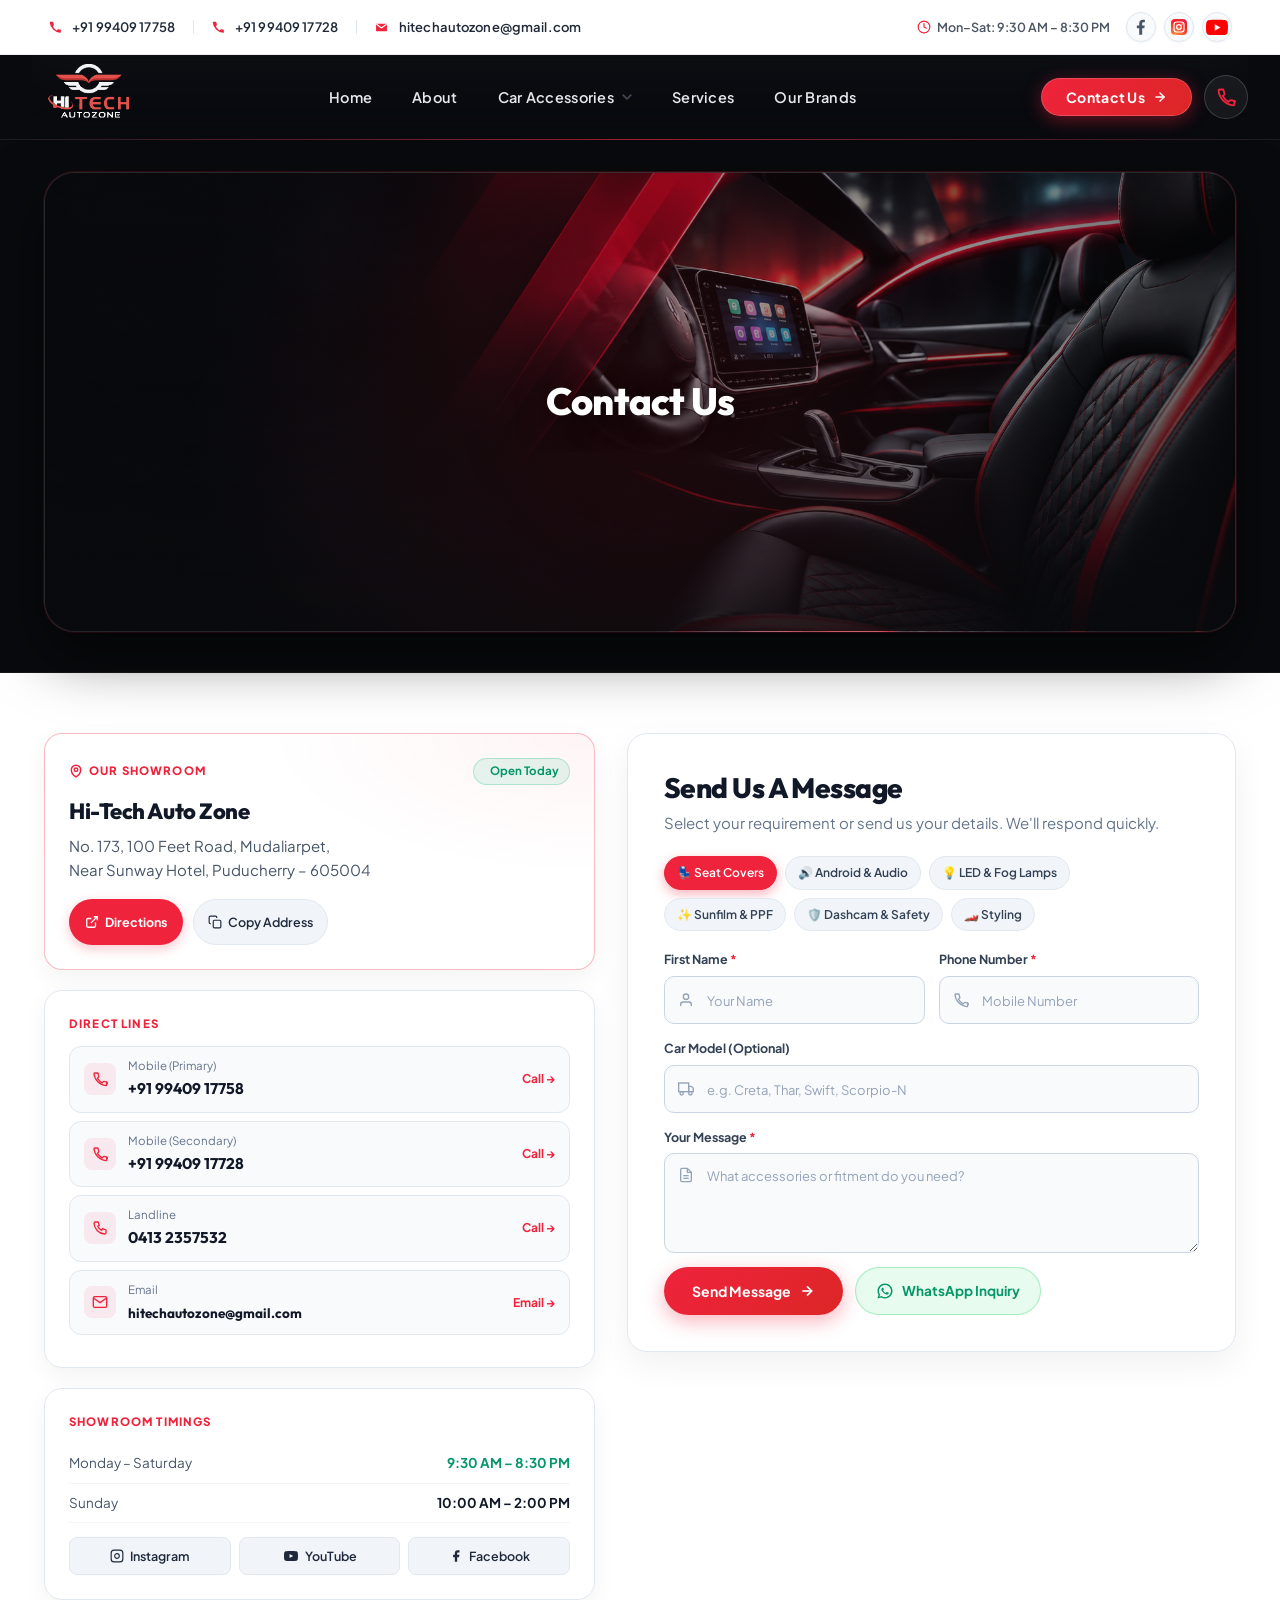
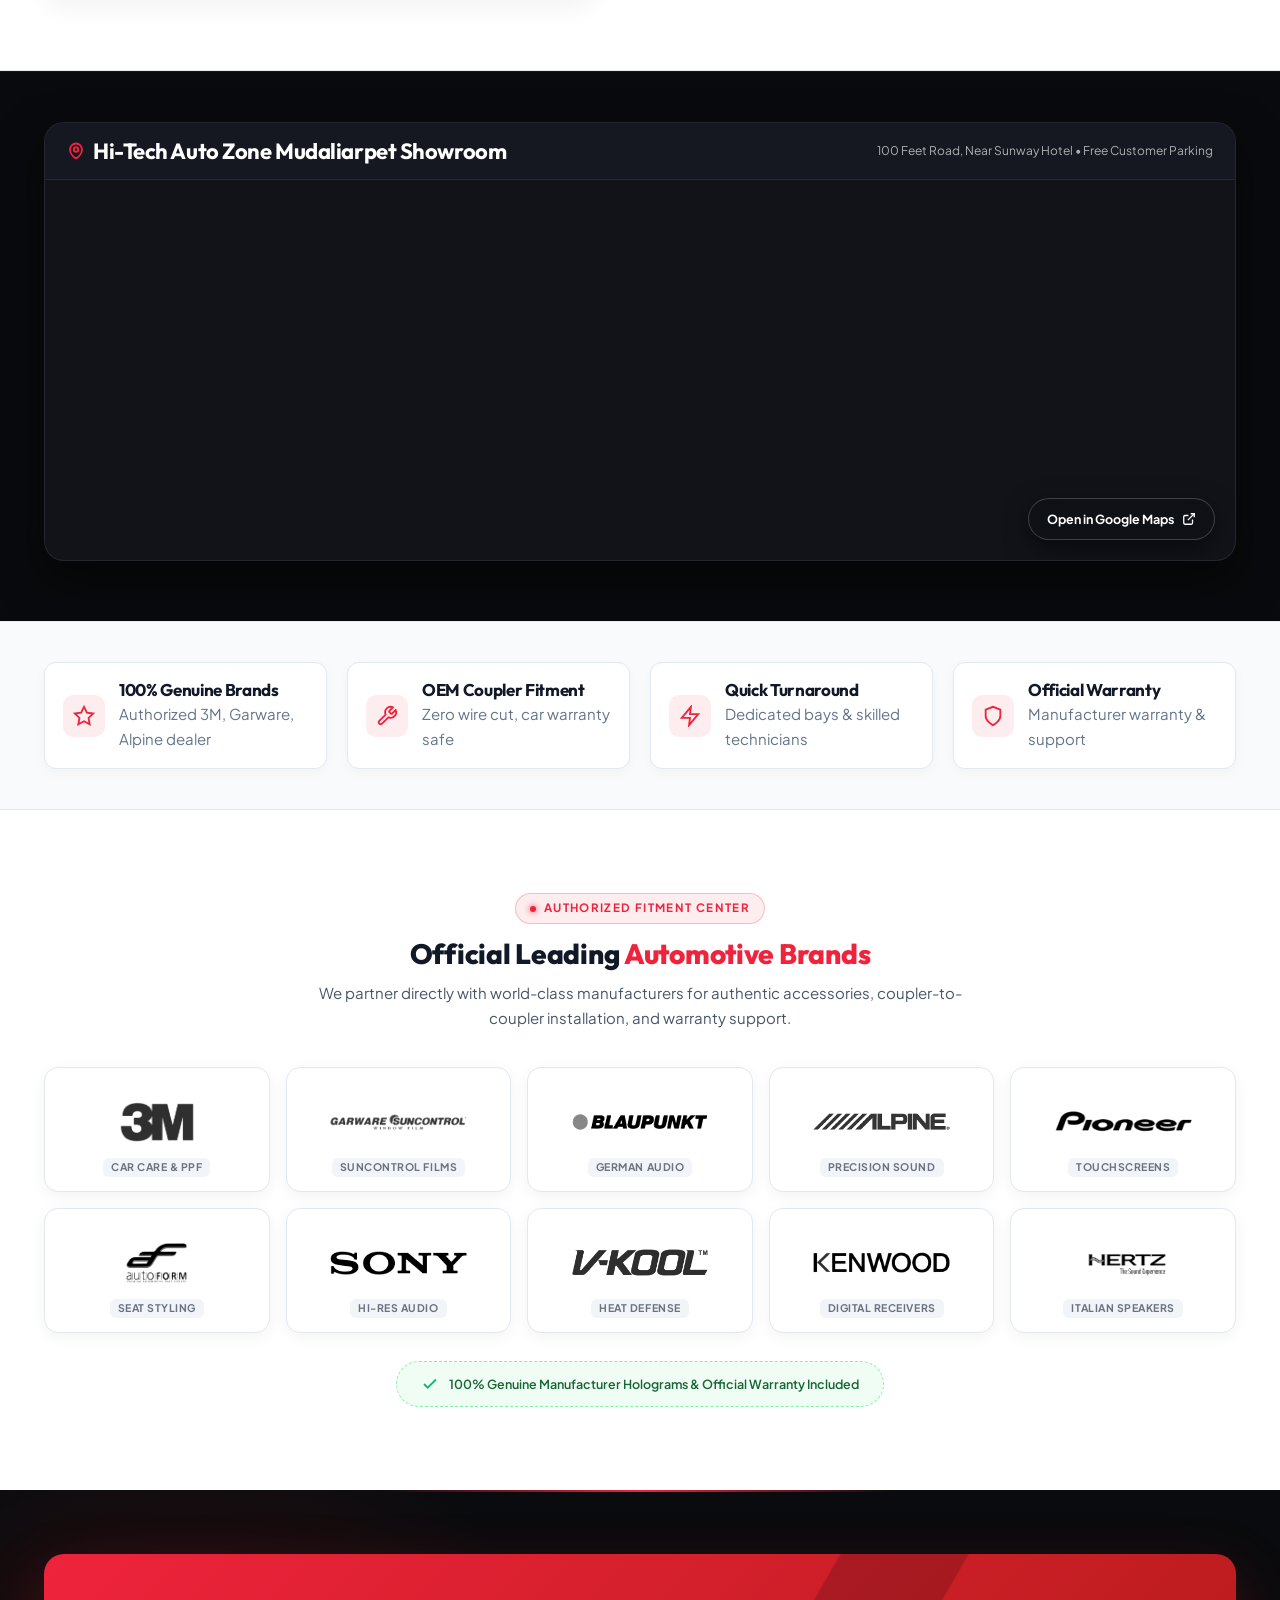
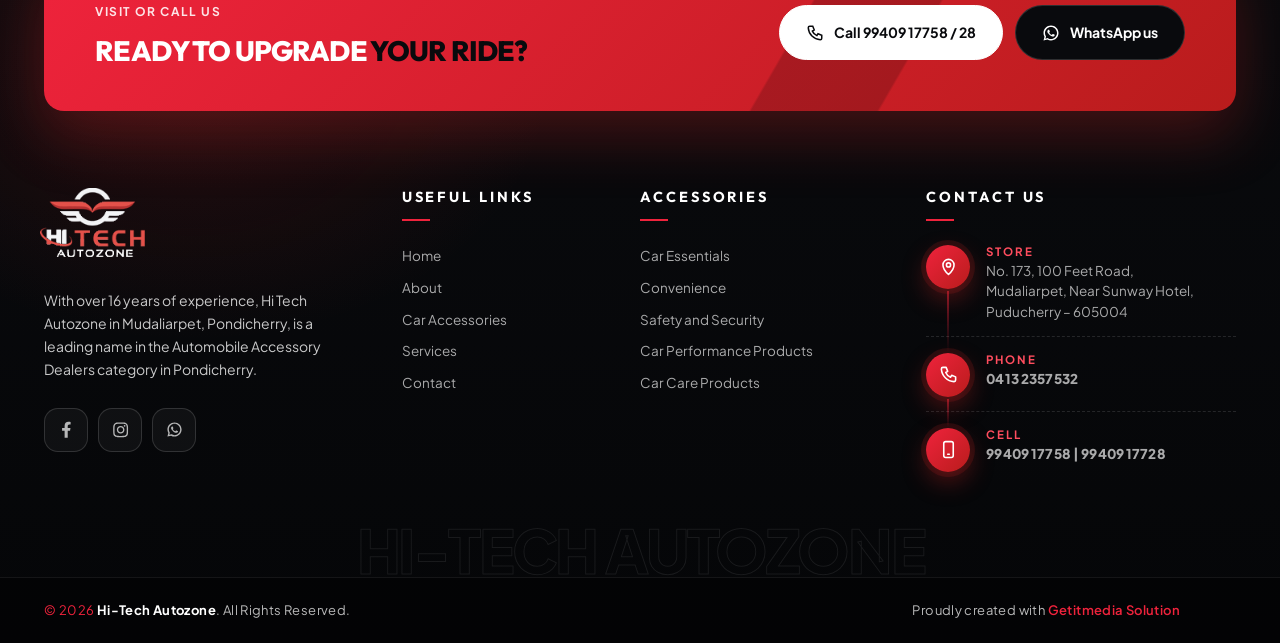
<file: contact.html>
<!doctype html>
<html lang="en">


<head>
  <meta charset="utf-8">
  <title>Contact Us | Hi-Tech Autozone Pondicherry</title>
  <meta name="description" content="Contact Hi-Tech Autozone Pondicherry – Visit our store at Mudaliarpet, Puducherry or call 99409 17758 / 99409 17728 for expert car accessories consultation.">
  <meta name="viewport" content="width=device-width, initial-scale=1">
  <link rel="shortcut icon" type="image/x-icon" href="assets/img/favicon.ico?v=2">
  <link rel="icon" type="image/png" sizes="32x32" href="assets/img/favicon-32x32.png?v=2">
  <link rel="icon" type="image/png" sizes="16x16" href="assets/img/favicon-16x16.png?v=2">
  <link rel="apple-touch-icon" sizes="180x180" href="assets/img/apple-touch-icon.png?v=2">
    
   <!-- ======= All CSS Plugins here ======== -->
   <link rel="stylesheet" href="assets/css/plugins/swiper-bundle.min.css">
   <link rel="stylesheet" href="assets/css/plugins/glightbox.min.css">
  <link rel="preconnect" href="https://fonts.googleapis.com">
  <link rel="preconnect" href="https://fonts.gstatic.com" crossorigin>
  <link href="https://fonts.googleapis.com/css2?family=Outfit:wght@400;500;600;700;800;900&family=Plus+Jakarta+Sans:ital,wght@0,400;0,500;0,600;0,700;0,800;1,400;1,600&display=swap" rel="stylesheet">
 
   <!-- Plugin css -->
   <link rel="stylesheet" href="assets/css/vendor/bootstrap.min.css">
 
   <!-- Custom Style CSS -->
   <link rel="stylesheet" href="assets/css/style.css">
    <link rel="stylesheet" href="assets/css/main.css">
  <link rel="stylesheet" href="assets/css/premium-2026.css?v=30">
  <link rel="stylesheet" href="assets/css/redesign-2026.css?v=26">
  <link rel="stylesheet" href="assets/css/contact-2026.css?v=4">

</head>

<body class="contact-page">

    <!-- Start preloader -->
    <div id="preloader">
        <div id="ctn-preloader" class="ctn-preloader">
            <div class="animation-preloader">
                <div class="spinner"></div>
                <div class="txt-loading">
                    <span data-text-preloader="L" class="letters-loading">
                        L
                    </span>
                    
                    <span data-text-preloader="O" class="letters-loading">
                        O
                    </span>
                    
                    <span data-text-preloader="A" class="letters-loading">
                        A
                    </span>
                    
                    <span data-text-preloader="D" class="letters-loading">
                        D
                    </span>
                    
                    <span data-text-preloader="I" class="letters-loading">
                        I
                    </span>
                    
                    <span data-text-preloader="N" class="letters-loading">
                        N
                    </span>
                    
                    <span data-text-preloader="G" class="letters-loading">
                        G
                    </span>
                </div>
            </div>	

            <div class="loader-section section-left"></div>
            <div class="loader-section section-right"></div>
        </div>
    </div>
    <!-- End preloader -->
    
    <!-- Start header area -->
     <header class="header__section">
        <div class="header__topbar">
            <div class="container-fluid">
                <div class="header__topbar--inner d-flex align-items-center justify-content-between">
                                        <ul class="header__topbar--info d-none d-lg-flex align-items-center">
                        <li class="header__info--list">
                            <a class="header__info--link" href="tel:9940917758" title="Call +91 99409 17758">
                                <svg class="hz-top-ico" width="14" height="14" viewBox="0 0 24 24" fill="none" xmlns="http://www.w3.org/2000/svg">
                                    <path d="M22 16.92V21a1 1 0 0 1-1.09 1A19.91 19.91 0 0 1 3 4.09 1 1 0 0 1 4 3h4.09a1 1 0 0 1 1 .75l1.1 4.42a1 1 0 0 1-.29.95L8.21 10.91a16 16 0 0 0 6.88 6.88l1.79-1.79a1 1 0 0 1 .95-.29l4.42 1.1a1 1 0 0 1 .75 1z" fill="#EF233C"/>
                                </svg>
                                <span>+91 99409 17758</span>
                            </a>
                        </li>
                        <li class="header__info--list">
                            <a class="header__info--link" href="tel:9940917728" title="Call +91 99409 17728">
                                <svg class="hz-top-ico" width="14" height="14" viewBox="0 0 24 24" fill="none" xmlns="http://www.w3.org/2000/svg">
                                    <path d="M22 16.92V21a1 1 0 0 1-1.09 1A19.91 19.91 0 0 1 3 4.09 1 1 0 0 1 4 3h4.09a1 1 0 0 1 1 .75l1.1 4.42a1 1 0 0 1-.29.95L8.21 10.91a16 16 0 0 0 6.88 6.88l1.79-1.79a1 1 0 0 1 .95-.29l4.42 1.1a1 1 0 0 1 .75 1z" fill="#EF233C"/>
                                </svg>
                                <span>+91 99409 17728</span>
                            </a>
                        </li>
                        <li class="header__info--list">
                            <a class="header__info--link" href="mailto:hitechautozone@gmail.com" title="Email Hi-Tech Autozone">
                                <svg class="hz-top-ico" width="15" height="13" viewBox="0 0 24 24" fill="none" xmlns="http://www.w3.org/2000/svg">
                                    <path d="M3 5h18a1 1 0 0 1 1 1v12a1 1 0 0 1-1 1H3a1 1 0 0 1-1-1V6a1 1 0 0 1 1-1z" fill="#EF233C"/>
                                    <path d="M3 6l9 7 9-7" stroke="#FFFFFF" stroke-width="2" stroke-linecap="round" stroke-linejoin="round"/>
                                </svg>
                                <span>hitechautozone@gmail.com</span>
                            </a>
                        </li>
                    </ul>
                    <div class="header__top--right d-flex align-items-center">
                        <span class="hz-top-hours d-none d-xl-inline-flex">
                            <svg width="14" height="14" viewBox="0 0 24 24" fill="none" stroke="#EF233C" stroke-width="2" stroke-linecap="round" stroke-linejoin="round"><circle cx="12" cy="12" r="10"/><polyline points="12 6 12 12 16 14"/></svg>
                            Mon–Sat: 9:30 AM – 8:30 PM
                        </span>
                        <ul class="social__share d-flex align-items-center">
                            <li class="social__share--list">
                                <a class="social__share--icon" target="_blank" rel="noopener noreferrer" href="https://www.facebook.com/p/Hitechautozone-pondicherry-100066912985114/" aria-label="Facebook">
                                    <svg width="10" height="16" viewBox="0 0 9 15" fill="none" xmlns="http://www.w3.org/2000/svg" aria-hidden="true">
                                        <path d="M7.62891 8.625L8.01172 6.10938H5.57812V4.46875C5.57812 3.75781 5.90625 3.10156 7 3.10156H8.12109V0.941406C8.12109 0.941406 7.10938 0.75 6.15234 0.75C4.15625 0.75 2.84375 1.98047 2.84375 4.16797V6.10938H0.601562V8.625H2.84375V14.75H5.57812V8.625H7.62891Z" fill="#475569"/>
                                    </svg>
                                </a>
                            </li>
                            <li class="social__share--list">
                                <a class="social__share--icon" target="_blank" rel="noopener noreferrer" href="https://www.instagram.com/hitechautozone_pondicherry/" aria-label="Instagram">
                                    <svg width="16" height="16" viewBox="0 0 24 24" fill="none" xmlns="http://www.w3.org/2000/svg" aria-hidden="true">
                                        <defs>
                                            <radialGradient id="hz-ig-badge-grad" cx="25%" cy="108%" r="140%">
                                                <stop offset="0%" stop-color="#FFDC80"/>
                                                <stop offset="15%" stop-color="#F77737"/>
                                                <stop offset="35%" stop-color="#F56040"/>
                                                <stop offset="65%" stop-color="#FD1D1D"/>
                                                <stop offset="100%" stop-color="#C13584"/>
                                            </radialGradient>
                                        </defs>
                                        <rect width="24" height="24" rx="6" fill="url(#hz-ig-badge-grad)"/>
                                        <rect x="4.5" y="4.5" width="15" height="15" rx="4" stroke="#FFFFFF" stroke-width="1.8"/>
                                        <circle cx="12" cy="12" r="3.5" stroke="#FFFFFF" stroke-width="1.8"/>
                                        <circle cx="16.5" cy="7.5" r="1" fill="#FFFFFF"/>
                                    </svg>
                                </a>
                            </li>
                            <li class="social__share--list">
                                <a class="social__share--icon" target="_blank" rel="noopener noreferrer" href="https://www.youtube.com/@hi-techautozone2502" aria-label="YouTube">
                                    <svg width="22" height="16" viewBox="0 0 24 17" fill="none" xmlns="http://www.w3.org/2000/svg" aria-hidden="true">
                                        <path fill-rule="evenodd" clip-rule="evenodd" d="M23.498 3.186a3.016 3.016 0 0 0-2.122-2.136C19.505.5 12 .5 12 .5s-7.505 0-9.377.55A3.016 3.016 0 0 0 .502 3.186C0 5.07 0 9 0 9s0 3.93.502 5.814a3.016 3.016 0 0 0 2.122 2.136c1.871.55 9.376.55 9.376.55s7.505 0 9.377-.55a3.015 3.015 0 0 0 2.122-2.136C24 12.93 24 9 24 9s0-3.93-.502-5.814z" fill="#FF0000"/>
                                        <path d="M9.545 12.568V5.432L15.818 9l-6.273 3.568z" fill="#FFFFFF"/>
                                    </svg>
                                </a>
                            </li>
                        </ul>
                    </div>
                </div>
            </div>
        </div>
        <div class="main__header header__sticky">
            <div class="container-fluid">
                <div class="main__header--inner position__relative d-flex justify-content-between align-items-center">
                    <div class="offcanvas__header--menu__open d-lg-none">
                        <a class="offcanvas__header--menu__open--btn" href="javascript:void(0)" data-offcanvas>
                            <svg xmlns="http://www.w3.org/2000/svg" class="ionicon offcanvas__header--menu__open--svg" viewBox="0 0 512 512"><path fill="currentColor" stroke="currentColor" stroke-linecap="round" stroke-miterlimit="10" stroke-width="32" d="M80 160h352M80 256h352M80 352h352"/></svg>
                            <span class="visually-hidden">Offcanvas Menu Open</span>
                        </a>
                    </div>
                    <div class="main__logo">
                        <h1 class="main__logo--title m-0"><a class="main__logo--link" href="index.html"><img class="main__logo--img" src="assets/img/logo/hi-go-light.png" alt="Hi-Tech Autozone" width="180" height="90"></a></h1>
                    </div>
                    <div class="header__menu style3 d-none d-lg-block">
                        <nav class="header__menu--navigation">
                            <ul class="header__menu--wrapper d-flex align-items-center">
                                <li class="header__menu--items">
                                    <a class="header__menu--link" href="index.html">Home</a>
                                </li>
                                <li class="header__menu--items">
                                    <a class="header__menu--link " href="about.html">About</a>
                                </li>
                                <li class="header__menu--items">
                                    <a class="header__menu--link " href="caressentials.html">
                                        Car Accessories
                                        <svg class="menu__arrowdown--icon" xmlns="http://www.w3.org/2000/svg" width="10" height="6" viewBox="0 0 12 7.41">
                                            <path d="M16.59,8.59,12,13.17,7.41,8.59,6,10l6,6,6-6Z" transform="translate(-6 -8.59)" fill="currentColor"/>
                                        </svg>
                                    </a>
                                    <ul class="header__sub--menu">
                                        <li class="header__sub--menu__items"><a href="caressentials.html" class="header__sub--menu__link ">CAR ESSENTIALS</a></li>
                                        <li class="header__sub--menu__items"><a href="convenience.html" class="header__sub--menu__link ">CONVENIENCE</a></li>
                                        <li class="header__sub--menu__items"><a href="safetysecurity.html" class="header__sub--menu__link ">SAFETY AND SECURITY</a></li>
                                        <li class="header__sub--menu__items"><a href="carstyle.html" class="header__sub--menu__link ">CAR STYLES</a></li>
                                        <li class="header__sub--menu__items"><a href="carperformance.html" class="header__sub--menu__link ">CAR PERFORMANCE PRODUCT</a></li>
                                        <li class="header__sub--menu__items"><a href="carcareproduct.html" class="header__sub--menu__link ">CAR CARE PRODUCT</a></li>
                                    </ul>
                                </li>
                                <li class="header__menu--items">
                                    <a class="header__menu--link " href="blog.html">Services</a>
                                </li>
                                <li class="header__menu--items">
                                    <a class="header__menu--link " href="brands.html">Our Brands</a>
                                </li>
                            </ul>
                        </nav>
                    </div>
                    <div class="header__actions d-flex align-items-center">
                        <a class="hz-nav-contact-btn d-none d-sm-inline-flex active" href="contact.html">
                            <span>Contact Us</span>
                            <svg width="14" height="14" viewBox="0 0 24 24" fill="none" stroke="currentColor" stroke-width="2.5" stroke-linecap="round" stroke-linejoin="round"><line x1="5" y1="12" x2="19" y2="12"/><polyline points="12 5 19 12 12 19"/></svg>
                        </a>
                        <a class="hz-nav-phone-btn" href="tel:9940917758" aria-label="Call Hi-Tech Autozone" title="Call 99409 17758">
                            <svg width="20" height="20" viewBox="0 0 24 24" fill="none" xmlns="http://www.w3.org/2000/svg">
                                <path d="M22 16.92V21a1 1 0 0 1-1.09 1A19.91 19.91 0 0 1 3 4.09 1 1 0 0 1 4 3h4.09a1 1 0 0 1 1 .75l1.1 4.42a1 1 0 0 1-.29.95L8.21 10.91a16 16 0 0 0 6.88 6.88l1.79-1.79a1 1 0 0 1 .95-.29l4.42 1.1a1 1 0 0 1 .75 1z" stroke="#EF233C" stroke-width="2.2" stroke-linecap="round" stroke-linejoin="round"/>
                            </svg>
                        </a>
                    </div>
                </div>
            </div>
        </div>
        <!-- Start Offcanvas header menu -->
        <div class="offcanvas__header" role="dialog" aria-modal="true" aria-label="Mobile Navigation">
            <div class="offcanvas__inner">
                <div class="offcanvas__logo">
                    <a class="offcanvas__logo_link" href="index.html">
                        <img src="assets/img/logo/hi-go-light.png" alt="Hi-Tech Autozone" width="144" height="72">
                    </a>
                    <button class="offcanvas__close--btn" type="button" data-offcanvas aria-label="Close navigation menu">
                        <svg width="18" height="18" viewBox="0 0 24 24" fill="none" stroke="currentColor" stroke-width="2.2" stroke-linecap="round" stroke-linejoin="round" aria-hidden="true">
                            <line x1="18" y1="6" x2="6" y2="18"/>
                            <line x1="6" y1="6" x2="18" y2="18"/>
                        </svg>
                    </button>
                </div>

                <nav class="offcanvas__menu" aria-label="Primary Mobile Navigation">
                    <ul class="offcanvas__menu_ul">
                        <li class="offcanvas__menu_li">
                            <a class="offcanvas__menu_item" href="index.html">Home</a>
                        </li>
                        <li class="offcanvas__menu_li">
                            <a class="offcanvas__menu_item" href="about.html">About Us</a>
                        </li>
                        <li class="offcanvas__menu_li hz-drawer__has-sub">
                            <a class="offcanvas__menu_item" href="caressentials.html">Car Accessories</a>
                            <ul class="offcanvas__sub_menu">
                                <li class="offcanvas__sub_menu_li"><a href="caressentials.html" class="offcanvas__sub_menu_item">Car Essentials</a></li>
                                <li class="offcanvas__sub_menu_li"><a href="convenience.html" class="offcanvas__sub_menu_item">Convenience</a></li>
                                <li class="offcanvas__sub_menu_li"><a href="safetysecurity.html" class="offcanvas__sub_menu_item">Safety &amp; Security</a></li>
                                <li class="offcanvas__sub_menu_li"><a href="carstyle.html" class="offcanvas__sub_menu_item">Car Styles</a></li>
                                <li class="offcanvas__sub_menu_li"><a href="carperformance.html" class="offcanvas__sub_menu_item">Car Performance</a></li>
                                <li class="offcanvas__sub_menu_li"><a href="carcareproduct.html" class="offcanvas__sub_menu_item">Car Care Products</a></li>
                            </ul>
                        </li>
                        <li class="offcanvas__menu_li">
                            <a class="offcanvas__menu_item" href="blog.html">Services</a>
                        </li>
                        <li class="offcanvas__menu_li">
                            <a class="offcanvas__menu_item" href="brands.html">Our Brands</a>
                        </li>
                        <li class="offcanvas__menu_li">
                            <a class="offcanvas__menu_item" href="contact.html">Contact</a>
                        </li>
                    </ul>
                </nav>

                <div class="hz-drawer__foot">
                    <div class="hz-drawer__ctas">
                        <a class="hz-drawer__cta hz-drawer__cta--call" href="tel:9940917758">
                            <svg width="16" height="16" viewBox="0 0 24 24" fill="none" stroke="currentColor" stroke-width="2.2" stroke-linecap="round" stroke-linejoin="round" aria-hidden="true"><path d="M22 16.92v3a2 2 0 0 1-2.18 2 19.79 19.79 0 0 1-8.63-3.07 19.5 19.5 0 0 1-6-6 19.79 19.79 0 0 1-3.07-8.67A2 2 0 0 1 4.11 2h3a2 2 0 0 1 2 1.72 12.84 12.84 0 0 0 .7 2.81 2 2 0 0 1-.45 2.11L8.09 9.91a16 16 0 0 0 6 6l1.27-1.27a2 2 0 0 1 2.11-.45 12.84 12.84 0 0 0 2.81.7A2 2 0 0 1 22 16.92z"/></svg>
                            <span>Call Us</span>
                        </a>
                        <a class="hz-drawer__cta hz-drawer__cta--wa" target="_blank" rel="noopener noreferrer" href="https://wa.me/919940917758?text=Hello%20Hi-Tech%20Autozone,%20I%20would%20like%20to%20enquire%20about%20car%20accessories.">
                            <svg width="16" height="16" viewBox="0 0 32 32" fill="currentColor" aria-hidden="true"><path d="M16.001 2.667c-7.364 0-13.333 5.969-13.333 13.333 0 2.367.62 4.642 1.802 6.662L2.667 29.333l6.86-1.785a13.24 13.24 0 0 0 6.474 1.707h.001C23.365 29.255 29.333 23.285 29.333 16c0-7.364-5.969-13.333-13.333-13.333zm0 24a10.66 10.66 0 0 1-5.409-1.493l-.388-.231-4.073 1.06 1.087-3.974-.251-.41a10.613 10.613 0 0 1-1.618-5.656c0-5.891 4.776-10.667 10.667-10.667S26.667 10.109 26.667 16s-4.776 10.667-10.666 10.667z"/></svg>
                            <span>WhatsApp</span>
                        </a>
                    </div>
                    <div class="hz-drawer__hours">Mon–Sat &bull; 9:30 AM – 8:30 PM</div>
                </div>
            </div>
        </div>
        <!-- End Offcanvas header menu -->

        <!-- Start Offcanvas stikcy toolbar -->

        <!-- End Offcanvas stikcy toolbar -->

        <!-- Start offCanvas minicart -->
  
        <!-- End offCanvas minicart -->

        <!-- Start serch box area -->

        <!-- End serch box area -->
        
    </header>
    <!-- End header area -->

            <main class="main__content_wrapper">
        
        <!-- ==================== 01 CINEMATIC FLOATING CONTACT HERO CARD ==================== -->
        <section class="hz-contact-hero-wrap">
            <div class="container">
                <div class="hz-contact-hero-card hz-reveal">
                    <div class="hz-contact-hero-card__overlay"></div>
                    <div class="hz-contact-hero-card__content">
                        <h1 class="hz-contact-hero-card__title">Contact Us</h1>
                    </div>
                </div>
            </div>
        </section>

        <!-- ==================== 02 CORE CONTACT SECTION ==================== -->
        <section class="hz-contact-core">
            <div class="container">
                <div class="hz-contact-grid">
                    
                    <!-- LEFT COLUMN: DIRECT CONTACT DETAILS -->
                    <div class="hz-info-stack">
                        
                        <!-- 1. Store Location Card -->
                        <div class="hz-info-card hz-info-card--primary">
                            <div class="hz-card-head">
                                <span class="hz-card-tag">
                                    <svg width="14" height="14" viewBox="0 0 24 24" fill="none" stroke="currentColor" stroke-width="2.5"><path d="M12 22s-8-4.5-8-11.8A8 8 0 0 1 12 2a8 8 0 0 1 8 8.2c0 7.3-8 11.8-8 11.8z"/><circle cx="12" cy="10" r="3"/></svg>
                                    Our Showroom
                                </span>
                                <span class="hz-card-badge-open"><span class="hz-pulse-dot" style="background:#10B981; box-shadow:0 0 8px #10B981;"></span> Open Today</span>
                            </div>
                            <h3 class="hz-card-title">Hi-Tech Auto Zone</h3>
                            <p class="hz-card-text">
                                No. 173, 100 Feet Road, Mudaliarpet,<br>
                                Near Sunway Hotel, Puducherry – 605004
                            </p>
                            <div class="hz-card-btns">
                                <a class="hz-btn-dir-pill" href="https://share.google/u0CNElc3JKSDp4ab9" target="_blank" rel="noopener">
                                    <svg width="14" height="14" viewBox="0 0 24 24" fill="none" stroke="currentColor" stroke-width="2.2"><path d="M18 13v6a2 2 0 0 1-2 2H5a2 2 0 0 1-2-2V8a2 2 0 0 1 2-2h6"/><polyline points="15 3 21 3 21 9"/><line x1="10" y1="14" x2="21" y2="3"/></svg>
                                    <span>Directions</span>
                                </a>
                                <button type="button" class="hz-btn-copy-pill" onclick="copyAddressToClipboard()">
                                    <svg width="14" height="14" viewBox="0 0 24 24" fill="none" stroke="currentColor" stroke-width="2"><rect x="9" y="9" width="13" height="13" rx="2" ry="2"/><path d="M5 15H4a2 2 0 0 1-2-2V4a2 2 0 0 1 2-2h9a2 2 0 0 1 2 2v1"/></svg>
                                    <span>Copy Address</span>
                                </button>
                            </div>
                        </div>

                        <!-- 2. Calling & WhatsApp Card -->
                        <div class="hz-info-card">
                            <div class="hz-card-head">
                                <span class="hz-card-tag">Direct Lines</span>
                            </div>
                            
                            <a href="tel:+919940917758" class="hz-phone-row">
                                <div class="hz-phone-meta">
                                    <div class="hz-phone-icon">
                                        <svg width="16" height="16" viewBox="0 0 24 24" fill="none" stroke="currentColor" stroke-width="2"><path d="M22 16.92V21a1 1 0 0 1-1.09 1A19.91 19.91 0 0 1 3 4.09 1 1 0 0 1 4 3h4.09a1 1 0 0 1 1 .75l1.1 4.42a1 1 0 0 1-.29.95L8.21 10.91a16 16 0 0 0 6.88 6.88l1.79-1.79a1 1 0 0 1 .95-.29l4.42 1.1a1 1 0 0 1 .75 1z"/></svg>
                                    </div>
                                    <div>
                                        <span class="hz-phone-lbl">Mobile (Primary)</span>
                                        <span class="hz-phone-num">+91 99409 17758</span>
                                    </div>
                                </div>
                                <span class="hz-phone-act">Call &rarr;</span>
                            </a>

                            <a href="tel:+919940917728" class="hz-phone-row">
                                <div class="hz-phone-meta">
                                    <div class="hz-phone-icon">
                                        <svg width="16" height="16" viewBox="0 0 24 24" fill="none" stroke="currentColor" stroke-width="2"><path d="M22 16.92V21a1 1 0 0 1-1.09 1A19.91 19.91 0 0 1 3 4.09 1 1 0 0 1 4 3h4.09a1 1 0 0 1 1 .75l1.1 4.42a1 1 0 0 1-.29.95L8.21 10.91a16 16 0 0 0 6.88 6.88l1.79-1.79a1 1 0 0 1 .95-.29l4.42 1.1a1 1 0 0 1 .75 1z"/></svg>
                                    </div>
                                    <div>
                                        <span class="hz-phone-lbl">Mobile (Secondary)</span>
                                        <span class="hz-phone-num">+91 99409 17728</span>
                                    </div>
                                </div>
                                <span class="hz-phone-act">Call &rarr;</span>
                            </a>

                            <a href="tel:04132357532" class="hz-phone-row">
                                <div class="hz-phone-meta">
                                    <div class="hz-phone-icon">
                                        <svg width="16" height="16" viewBox="0 0 24 24" fill="none" stroke="currentColor" stroke-width="2"><path d="M5 3h4l2 5-2.5 1.5a11 11 0 0 0 6 6L16 13l5 2v4a2 2 0 0 1-2 2A17 17 0 0 1 3 5a2 2 0 0 1 2-2z"/></svg>
                                    </div>
                                    <div>
                                        <span class="hz-phone-lbl">Landline</span>
                                        <span class="hz-phone-num">0413 2357532</span>
                                    </div>
                                </div>
                                <span class="hz-phone-act">Call &rarr;</span>
                            </a>

                            <a href="mailto:hitechautozone@gmail.com" class="hz-phone-row">
                                <div class="hz-phone-meta">
                                    <div class="hz-phone-icon">
                                        <svg width="16" height="16" viewBox="0 0 24 24" fill="none" stroke="currentColor" stroke-width="2"><path d="M4 4h16c1.1 0 2 .9 2 2v12c0 1.1-.9 2-2 2H4c-1.1 0-2-.9-2-2V6c0-1.1.9-2 2-2z"/><polyline points="22,6 12,13 2,6"/></svg>
                                    </div>
                                    <div>
                                        <span class="hz-phone-lbl">Email</span>
                                        <span class="hz-phone-num" style="font-size:1.35rem;">hitechautozone@gmail.com</span>
                                    </div>
                                </div>
                                <span class="hz-phone-act">Email &rarr;</span>
                            </a>
                        </div>

                        <!-- 3. Hours & Socials Card -->
                        <div class="hz-info-card">
                            <div class="hz-card-head">
                                <span class="hz-card-tag">Showroom Timings</span>
                            </div>
                            <div class="hz-hours-line">
                                <span class="hz-hours-day">Monday – Saturday</span>
                                <strong class="hz-hours-time hz-hours-time--open">9:30 AM – 8:30 PM</strong>
                            </div>
                            <div class="hz-hours-line">
                                <span class="hz-hours-day">Sunday</span>
                                <strong class="hz-hours-time">10:00 AM – 2:00 PM</strong>
                            </div>
                            <div class="hz-social-pills">
                                <a class="hz-social-pill" href="https://www.instagram.com/hitechautozone_pondicherry/" target="_blank" rel="noopener">
                                    <svg width="14" height="14" viewBox="0 0 24 24" fill="none" stroke="currentColor" stroke-width="2"><rect x="2" y="2" width="20" height="20" rx="5" ry="5"/><path d="M16 11.37A4 4 0 1 1 12.63 8 4 4 0 0 1 16 11.37z"/><line x1="17.5" y1="6.5" x2="17.51" y2="6.5"/></svg>
                                    <span>Instagram</span>
                                </a>
                                <a class="hz-social-pill" href="https://www.youtube.com/@hi-techautozone2502" target="_blank" rel="noopener">
                                    <svg width="16" height="14" viewBox="0 0 24 24" fill="currentColor"><path d="M23.498 6.186a3.016 3.016 0 0 0-2.122-2.136C19.505 3.5 12 3.5 12 3.5s-7.505 0-9.377.55A3.016 3.016 0 0 0 .502 6.186C0 8.07 0 12 0 12s0 3.93.502 5.814a3.016 3.016 0 0 0 2.122 2.136c1.871.55 9.376.55 9.376.55s7.505 0 9.377-.55a3.015 3.015 0 0 0 2.122-2.136C24 15.93 24 12 24 12s0-3.93-.502-5.814zM9.545 15.568V8.432L15.818 12l-6.273 3.568z"/></svg>
                                    <span>YouTube</span>
                                </a>
                                <a class="hz-social-pill" href="https://www.facebook.com/people/Hitechautozone-pondicherry/100066912985114/" target="_blank" rel="noopener">
                                    <svg width="14" height="14" viewBox="0 0 24 24" fill="currentColor"><path d="M18 2h-3a5 5 0 0 0-5 5v3H7v4h3v8h4v-8h3l1-4h-4V7a1 1 0 0 1 1-1h3z"/></svg>
                                    <span>Facebook</span>
                                </a>
                            </div>
                        </div>

                    </div>

                    <!-- RIGHT COLUMN: CLEAN INQUIRY FORM -->
                    <div class="hz-form-box">
                        <div class="hz-form-heading">
                            <h2>Send Us A Message</h2>
                            <p>Select your requirement or send us your details. We'll respond quickly.</p>
                        </div>

                        <!-- Compact Chips -->
                        <div class="hz-compact-chips">
                            <span class="hz-chip-pill active" data-category="Seat Covers">💺 Seat Covers</span>
                            <span class="hz-chip-pill" data-category="Android Touchscreen & Audio">🔊 Android &amp; Audio</span>
                            <span class="hz-chip-pill" data-category="LED & Fog Lamps">💡 LED &amp; Fog Lamps</span>
                            <span class="hz-chip-pill" data-category="Sunfilm & PPF">✨ Sunfilm &amp; PPF</span>
                            <span class="hz-chip-pill" data-category="Dashcam & Safety">🛡️ Dashcam &amp; Safety</span>
                            <span class="hz-chip-pill" data-category="Styling & Accessories">🏎️ Styling</span>
                        </div>

                        <form id="hzContactForm" onsubmit="event.preventDefault(); submitHzContactForm();">
                            <input type="hidden" id="hzSelectedCategory" name="category" value="Seat Covers">

                            <div class="hz-form-grid">
                                <div>
                                    <label class="hz-label" for="hzFirstName">First Name <span>*</span></label>
                                    <div class="hz-input-wrap">
                                        <svg class="hz-input-ico" viewBox="0 0 24 24" fill="none" stroke="currentColor" stroke-width="2"><path d="M20 21v-2a4 4 0 0 0-4-4H8a4 4 0 0 0-4 4v2"/><circle cx="12" cy="7" r="4"/></svg>
                                        <input class="hz-field" type="text" id="hzFirstName" placeholder="Your Name" required>
                                    </div>
                                </div>
                                <div>
                                    <label class="hz-label" for="hzPhone">Phone Number <span>*</span></label>
                                    <div class="hz-input-wrap">
                                        <svg class="hz-input-ico" viewBox="0 0 24 24" fill="none" stroke="currentColor" stroke-width="2"><path d="M22 16.92V21a1 1 0 0 1-1.09 1A19.91 19.91 0 0 1 3 4.09 1 1 0 0 1 4 3h4.09a1 1 0 0 1 1 .75l1.1 4.42a1 1 0 0 1-.29.95L8.21 10.91a16 16 0 0 0 6.88 6.88l1.79-1.79a1 1 0 0 1 .95-.29l4.42 1.1a1 1 0 0 1 .75 1z"/></svg>
                                        <input class="hz-field" type="tel" id="hzPhone" placeholder="Mobile Number" required>
                                    </div>
                                </div>
                            </div>

                            <div class="hz-input-group">
                                <label class="hz-label" for="hzCarModel">Car Model (Optional)</label>
                                <div class="hz-input-wrap">
                                    <svg class="hz-input-ico" viewBox="0 0 24 24" fill="none" stroke="currentColor" stroke-width="2"><rect x="1" y="3" width="15" height="13"/><polygon points="16 8 20 8 23 11 23 16 16 16 16 8"/><circle cx="5.5" cy="18.5" r="2.5"/><circle cx="18.5" cy="18.5" r="2.5"/></svg>
                                    <input class="hz-field" type="text" id="hzCarModel" placeholder="e.g. Creta, Thar, Swift, Scorpio-N">
                                </div>
                            </div>

                            <div class="hz-input-group">
                                <label class="hz-label" for="hzMessage">Your Message <span>*</span></label>
                                <div class="hz-input-wrap hz-textarea-wrap">
                                    <svg class="hz-input-ico" viewBox="0 0 24 24" fill="none" stroke="currentColor" stroke-width="2"><path d="M14 2H6a2 2 0 0 0-2 2v16a2 2 0 0 0 2 2h12a2 2 0 0 0 2-2V8z"/><polyline points="14 2 14 8 20 8"/><line x1="16" y1="13" x2="8" y2="13"/><line x1="16" y1="17" x2="8" y2="17"/></svg>
                                    <textarea class="hz-field hz-textarea-field" id="hzMessage" placeholder="What accessories or fitment do you need?" required></textarea>
                                </div>
                            </div>

                            <div class="hz-form-submit-row">
                                <button class="hz-btn-send" type="submit">
                                    <span>Send Message</span>
                                    <svg width="16" height="16" viewBox="0 0 24 24" fill="none" stroke="currentColor" stroke-width="2.5"><line x1="5" y1="12" x2="19" y2="12"/><polyline points="12 5 19 12 12 19"/></svg>
                                </button>
                                <a id="hzWaDynamicBtn" class="hz-btn-wa-direct" href="https://wa.me/919940917758?text=Hi%20Hi-Tech%20Autozone,%20I%20want%20to%20inquire%20about%20Seat%20Covers" target="_blank" rel="noopener">
                                    <svg width="18" height="18" viewBox="0 0 32 32" fill="currentColor"><path d="M16.001 2.667c-7.364 0-13.333 5.969-13.333 13.333 0 2.367.62 4.642 1.802 6.662L2.667 29.333l6.86-1.785a13.24 13.24 0 0 0 6.474 1.707h.001C23.365 29.255 29.333 23.285 29.333 16c0-7.364-5.969-13.333-13.333-13.333zm0 24a10.66 10.66 0 0 1-5.409-1.493l-.388-.231-4.073 1.06 1.087-3.974-.251-.41a10.613 10.613 0 0 1-1.618-5.656c0-5.891 4.776-10.667 10.667-10.667S26.667 10.109 26.667 16s-4.776 10.667-10.666 10.667zm5.865-7.865c-.319-.159-1.885-.93-2.178-1.037-.293-.107-.507-.159-.721.16s-.827 1.037-1.014 1.25c-.187.213-.373.24-.692.08-.319-.16-1.35-.498-2.571-1.59-.95-.848-1.591-1.893-1.778-2.213-.187-.32-.02-.494.14-.653.143-.143.319-.373.479-.56.16-.187.213-.32.32-.533.107-.213.053-.4-.027-.56-.08-.159-.721-1.733-.987-2.373-.26-.627-.527-.54-.721-.547l-.613-.013c-.213 0-.56.08-.853.4s-1.12 1.093-1.12 2.667 1.147 3.094 1.306 3.307c.159.213 2.26 3.453 5.48 4.84.767.33 1.364.528 1.83.674.768.244 1.464.21 2.014.127.615-.092 1.885-.77 2.15-1.514.266-.746.266-1.386.187-1.514-.08-.127-.292-.213-.612-.373z"/></svg>
                                    <span>WhatsApp Inquiry</span>
                                </a>
                            </div>

                            <div id="hzFormStatus" class="hz-status-msg"></div>
                        </form>
                    </div>

                </div>
            </div>
        </section>

        <!-- ==================== 03 INTERACTIVE GOOGLE MAP ==================== -->
        <section class="hz-map-box-sec">
            <div class="container">
                <div class="hz-map-wrapper">
                    <div class="hz-map-headbar">
                        <h3>
                            <svg width="18" height="18" viewBox="0 0 24 24" fill="none" stroke="currentColor" stroke-width="2.5"><path d="M12 22s-8-4.5-8-11.8A8 8 0 0 1 12 2a8 8 0 0 1 8 8.2c0 7.3-8 11.8-8 11.8z"/><circle cx="12" cy="10" r="3"/></svg>
                            Hi-Tech Auto Zone Mudaliarpet Showroom
                        </h3>
                        <span class="hz-map-sub">100 Feet Road, Near Sunway Hotel • Free Customer Parking</span>
                    </div>
                    <div class="hz-map-frame-box">
                        <iframe 
                            src="https://www.google.com/maps/embed?pb=!1m14!1m8!1m3!1d463.8346763107477!2d79.8097338!3d11.9165019!3m2!1i1024!2i768!4f13.1!3m3!1m2!1s0x3a5361978a4ce821%3A0x8e24f69d0dc13972!2sHi-Tech%20Auto%20Zone!5e1!3m2!1sen!2sin!4v1751284641568!5m2!1sen!2sin" 
                            width="100%" 
                            height="380" 
                            style="border:0;" 
                            allowfullscreen="" 
                            loading="lazy" 
                            referrerpolicy="no-referrer-when-downgrade"
                            title="Hi-Tech Auto Zone Mudaliarpet Map">
                        </iframe>
                        <a class="hz-map-pill-btn" href="https://share.google/u0CNElc3JKSDp4ab9" target="_blank" rel="noopener">
                            <span>Open in Google Maps</span>
                            <svg width="14" height="14" viewBox="0 0 24 24" fill="none" stroke="currentColor" stroke-width="2.2"><path d="M18 13v6a2 2 0 0 1-2 2H5a2 2 0 0 1-2-2V8a2 2 0 0 1 2-2h6"/><polyline points="15 3 21 3 21 9"/><line x1="10" y1="14" x2="21" y2="3"/></svg>
                        </a>
                    </div>
                </div>
            </div>
        </section>

        <!-- ==================== 04 FOUR CLEAN TRUST PILLARS ==================== -->
        <section class="hz-trust-strip">
            <div class="container">
                <div class="hz-trust-grid">
                    <div class="hz-trust-item">
                        <div class="hz-trust-ico">
                            <svg width="22" height="22" viewBox="0 0 24 24" fill="none" stroke="currentColor" stroke-width="2"><path d="M12 2l3.09 6.26L22 9.27l-5 4.87 1.18 6.88L12 17.77l-6.18 3.25L7 14.14 2 9.27l6.91-1.01L12 2z"/></svg>
                        </div>
                        <div>
                            <h4 class="hz-trust-title">100% Genuine Brands</h4>
                            <p class="hz-trust-sub">Authorized 3M, Garware, Alpine dealer</p>
                        </div>
                    </div>
                    <div class="hz-trust-item">
                        <div class="hz-trust-ico">
                            <svg width="22" height="22" viewBox="0 0 24 24" fill="none" stroke="currentColor" stroke-width="2"><path d="M14.7 6.3a1 1 0 0 0 0 1.4l1.6 1.6a1 1 0 0 0 1.4 0l3.77-3.77a6 6 0 0 1-7.94 7.94l-6.91 6.91a2.12 2.12 0 0 1-3-3l6.91-6.91a6 6 0 0 1 7.94-7.94l-3.76 3.76z"/></svg>
                        </div>
                        <div>
                            <h4 class="hz-trust-title">OEM Coupler Fitment</h4>
                            <p class="hz-trust-sub">Zero wire cut, car warranty safe</p>
                        </div>
                    </div>
                    <div class="hz-trust-item">
                        <div class="hz-trust-ico">
                            <svg width="22" height="22" viewBox="0 0 24 24" fill="none" stroke="currentColor" stroke-width="2"><polygon points="13 2 3 14 12 14 11 22 21 10 12 10 13 2"/></svg>
                        </div>
                        <div>
                            <h4 class="hz-trust-title">Quick Turnaround</h4>
                            <p class="hz-trust-sub">Dedicated bays &amp; skilled technicians</p>
                        </div>
                    </div>
                    <div class="hz-trust-item">
                        <div class="hz-trust-ico">
                            <svg width="22" height="22" viewBox="0 0 24 24" fill="none" stroke="currentColor" stroke-width="2"><path d="M12 22s8-4 8-10V5l-8-3-8 3v7c0 6 8 10 8 10z"/></svg>
                        </div>
                        <div>
                            <h4 class="hz-trust-title">Official Warranty</h4>
                            <p class="hz-trust-sub">Manufacturer warranty &amp; support</p>
                        </div>
                    </div>
                </div>
            </div>
        </section>

        <!-- ==================== 05 BRAND PARTNERS ==================== -->
        <section class="hz-brand-section">
            <div class="container">
                <div class="hz-brand-header">
                    <div class="hz-brand-badge">
                        <span class="hz-brand-badge-dot"></span>
                        <span>Authorized Fitment Center</span>
                    </div>
                    <h2 class="hz-brand-title">Official Leading <span>Automotive Brands</span></h2>
                    <p class="hz-brand-desc">
                        We partner directly with world-class manufacturers for authentic accessories, coupler-to-coupler installation, and warranty support.
                    </p>
                </div>

                <div class="hz-brand-grid">
                    <div class="hz-brand-card">
                        <div class="hz-brand-logo-wrap">
                            <img src="assets/img/brand/trim/3m1.webp" alt="3M" loading="lazy">
                        </div>
                        <span class="hz-brand-tag-pill">Car Care &amp; PPF</span>
                    </div>
                    <div class="hz-brand-card">
                        <div class="hz-brand-logo-wrap">
                            <img src="assets/img/brand/trim/garewar.webp" alt="Garware" loading="lazy">
                        </div>
                        <span class="hz-brand-tag-pill">Suncontrol Films</span>
                    </div>
                    <div class="hz-brand-card">
                        <div class="hz-brand-logo-wrap">
                            <img src="assets/img/brand/trim/bla1.webp" alt="Blaupunkt" loading="lazy">
                        </div>
                        <span class="hz-brand-tag-pill">German Audio</span>
                    </div>
                    <div class="hz-brand-card">
                        <div class="hz-brand-logo-wrap">
                            <img src="assets/img/brand/trim/alpine1.webp" alt="Alpine" loading="lazy">
                        </div>
                        <span class="hz-brand-tag-pill">Precision Sound</span>
                    </div>
                    <div class="hz-brand-card">
                        <div class="hz-brand-logo-wrap">
                            <img src="assets/img/brand/trim/pioneer1.webp" alt="Pioneer" loading="lazy">
                        </div>
                        <span class="hz-brand-tag-pill">Touchscreens</span>
                    </div>
                    <div class="hz-brand-card">
                        <div class="hz-brand-logo-wrap">
                            <img src="assets/img/brand/trim/auto1-1.webp" alt="Autoform" loading="lazy">
                        </div>
                        <span class="hz-brand-tag-pill">Seat Styling</span>
                    </div>
                    <div class="hz-brand-card">
                        <div class="hz-brand-logo-wrap">
                            <img src="assets/img/brand/trim/sony1.webp" alt="Sony" loading="lazy">
                        </div>
                        <span class="hz-brand-tag-pill">Hi-Res Audio</span>
                    </div>
                    <div class="hz-brand-card">
                        <div class="hz-brand-logo-wrap">
                            <img src="assets/img/brand/trim/vkool1.webp" alt="V-Kool" loading="lazy">
                        </div>
                        <span class="hz-brand-tag-pill">Heat Defense</span>
                    </div>
                    <div class="hz-brand-card">
                        <div class="hz-brand-logo-wrap">
                            <img src="assets/img/brand/trim/kenwood.webp" alt="Kenwood" loading="lazy">
                        </div>
                        <span class="hz-brand-tag-pill">Digital Receivers</span>
                    </div>
                    <div class="hz-brand-card">
                        <div class="hz-brand-logo-wrap">
                            <img src="assets/img/brand/trim/hertz-1.webp" alt="Hertz" loading="lazy">
                        </div>
                        <span class="hz-brand-tag-pill">Italian Speakers</span>
                    </div>
                </div>

                <div class="hz-brand-footer-banner">
                    <svg width="18" height="18" viewBox="0 0 24 24" fill="none" stroke="currentColor" stroke-width="2.5"><polyline points="20 6 9 17 4 12"/></svg>
                    <span>100% Genuine Manufacturer Holograms &amp; Official Warranty Included</span>
                </div>
            </div>
        </section>

    </main>

    <!-- Copy Address Toast Notification -->
    <div id="hzToast" class="hz-toast">
        <svg width="18" height="18" viewBox="0 0 24 24" fill="none" stroke="currentColor" stroke-width="2.5"><polyline points="20 6 9 17 4 12"/></svg>
        <span>Address copied to clipboard!</span>
    </div>

    <footer class="footer__section hz-foot">
        <div class="container">
            <div class="hz-foot__cta">
                <div>
                    <span class="hz-eyebrow">Visit or call us</span>
                    <h2>Ready to upgrade <em>your ride?</em></h2>
                </div>
                <div class="hz-foot__cta-actions">
                    <a class="hz-foot__btn hz-foot__btn--light" href="tel:+919940917758"><svg viewBox="0 0 24 24" aria-hidden="true"><path d="M5 3h4l2 5-2.5 1.5a11 11 0 0 0 6 6L16 13l5 2v4a2 2 0 0 1-2 2A17 17 0 0 1 3 5a2 2 0 0 1 2-2z"/></svg>Call 99409 17758 / 28</a>
                    <a class="hz-foot__btn" href="https://wa.me/919940917758" target="_blank" rel="noopener"><svg width="16" height="16" viewBox="0 0 32 32" fill="none" xmlns="http://www.w3.org/2000/svg">
  <path d="M16.001 2.667c-7.364 0-13.333 5.969-13.333 13.333 0 2.367.62 4.642 1.802 6.662L2.667 29.333l6.86-1.785a13.24 13.24 0 0 0 6.474 1.707h.001C23.365 29.255 29.333 23.285 29.333 16c0-7.364-5.969-13.333-13.333-13.333zm0 24a10.66 10.66 0 0 1-5.409-1.493l-.388-.231-4.073 1.06 1.087-3.974-.251-.41a10.613 10.613 0 0 1-1.618-5.656c0-5.891 4.776-10.667 10.667-10.667S26.667 10.109 26.667 16s-4.776 10.667-10.666 10.667zm5.865-7.865c-.319-.159-1.885-.93-2.178-1.037-.293-.107-.507-.159-.721.16s-.827 1.037-1.014 1.25c-.187.213-.373.24-.692.08-.319-.16-1.35-.498-2.571-1.59-.95-.848-1.591-1.893-1.778-2.213-.187-.32-.02-.494.14-.653.143-.143.319-.373.479-.56.16-.187.213-.32.32-.533.107-.213.053-.4-.027-.56-.08-.159-.721-1.733-.987-2.373-.26-.627-.527-.54-.721-.547l-.613-.013c-.213 0-.56.08-.853.4s-1.12 1.093-1.12 2.667 1.147 3.094 1.306 3.307c.159.213 2.26 3.453 5.48 4.84.767.33 1.364.528 1.83.674.768.244 1.464.21 2.014.127.615-.092 1.885-.77 2.15-1.514.266-.746.266-1.386.187-1.514-.08-.127-.292-.213-.612-.373z" fill="currentColor"/>
</svg>WhatsApp us</a>
                </div>
            </div>

            <div class="main__footer hz-foot__main">
                <div class="hz-foot__brand">
                    <a href="index.html" class="hz-foot__logo"><img src="assets/img/logo/hi-go-light.png" alt="Hi-Tech Autozone" loading="lazy"></a>
                    <p>With over 16 years of experience, Hi Tech Autozone in Mudaliarpet, Pondicherry, is a leading name in the Automobile Accessory Dealers category in Pondicherry.</p>
                    <ul class="hz-foot__social" role="list">
                        <li><a href="https://www.facebook.com/people/Hitechautozone-pondicherry/100066912985114/" target="_blank" rel="noopener" aria-label="Facebook"><svg width="11" height="17" viewBox="0 0 9 15" fill="none" xmlns="http://www.w3.org/2000/svg">
                                                <path d="M7.62891 8.625L8.01172 6.10938H5.57812V4.46875C5.57812 3.75781 5.90625 3.10156 7 3.10156H8.12109V0.941406C8.12109 0.941406 7.10938 0.75 6.15234 0.75C4.15625 0.75 2.84375 1.98047 2.84375 4.16797V6.10938H0.601562V8.625H2.84375V14.75H5.57812V8.625H7.62891Z" fill="currentColor"/>
                                            </svg></a></li>
                        <li><a href="https://www.instagram.com/hitechautozone_pondicherry/" target="_blank" rel="noopener" aria-label="Instagram"><svg width="16" height="15" viewBox="0 0 14 13" fill="none" xmlns="http://www.w3.org/2000/svg">
                                                <path d="M7.125 3.60547C5.375 3.60547 3.98047 5.02734 3.98047 6.75C3.98047 8.5 5.375 9.89453 7.125 9.89453C8.84766 9.89453 10.2695 8.5 10.2695 6.75C10.2695 5.02734 8.84766 3.60547 7.125 3.60547ZM7.125 8.80078C6.00391 8.80078 5.07422 7.89844 5.07422 6.75C5.07422 5.62891 5.97656 4.72656 7.125 4.72656C8.24609 4.72656 9.14844 5.62891 9.14844 6.75C9.14844 7.89844 8.24609 8.80078 7.125 8.80078ZM11.1172 3.49609C11.1172 3.08594 10.7891 2.75781 10.3789 2.75781C9.96875 2.75781 9.64062 3.08594 9.64062 3.49609C9.64062 3.90625 9.96875 4.23438 10.3789 4.23438C10.7891 4.23438 11.1172 3.90625 11.1172 3.49609ZM13.1953 4.23438C13.1406 3.25 12.9219 2.375 12.2109 1.66406C11.5 0.953125 10.625 0.734375 9.64062 0.679688C8.62891 0.625 5.59375 0.625 4.58203 0.679688C3.59766 0.734375 2.75 0.953125 2.01172 1.66406C1.30078 2.375 1.08203 3.25 1.02734 4.23438C0.972656 5.24609 0.972656 8.28125 1.02734 9.29297C1.08203 10.2773 1.30078 11.125 2.01172 11.8633C2.75 12.5742 3.59766 12.793 4.58203 12.8477C5.59375 12.9023 8.62891 12.9023 9.64062 12.8477C10.625 12.793 11.5 12.5742 12.2109 11.8633C12.9219 11.125 13.1406 10.2773 13.1953 9.29297C13.25 8.28125 13.25 5.24609 13.1953 4.23438ZM11.8828 10.3594C11.6914 10.9062 11.2539 11.3164 10.7344 11.5352C9.91406 11.8633 8 11.7812 7.125 11.7812C6.22266 11.7812 4.30859 11.8633 3.51562 11.5352C2.96875 11.3164 2.55859 10.9062 2.33984 10.3594C2.01172 9.56641 2.09375 7.65234 2.09375 6.75C2.09375 5.875 2.01172 3.96094 2.33984 3.14062C2.55859 2.62109 2.96875 2.21094 3.51562 1.99219C4.30859 1.66406 6.22266 1.74609 7.125 1.74609C8 1.74609 9.91406 1.66406 10.7344 1.99219C11.2539 2.18359 11.6641 2.62109 11.8828 3.14062C12.2109 3.96094 12.1289 5.875 12.1289 6.75C12.1289 7.65234 12.2109 9.56641 11.8828 10.3594Z" fill="currentColor"/>
                                            </svg></a></li>
                        <li><a href="https://wa.me/919940917758" target="_blank" rel="noopener" aria-label="WhatsApp"><svg width="16" height="16" viewBox="0 0 32 32" fill="none" xmlns="http://www.w3.org/2000/svg">
  <path d="M16.001 2.667c-7.364 0-13.333 5.969-13.333 13.333 0 2.367.62 4.642 1.802 6.662L2.667 29.333l6.86-1.785a13.24 13.24 0 0 0 6.474 1.707h.001C23.365 29.255 29.333 23.285 29.333 16c0-7.364-5.969-13.333-13.333-13.333zm0 24a10.66 10.66 0 0 1-5.409-1.493l-.388-.231-4.073 1.06 1.087-3.974-.251-.41a10.613 10.613 0 0 1-1.618-5.656c0-5.891 4.776-10.667 10.667-10.667S26.667 10.109 26.667 16s-4.776 10.667-10.666 10.667zm5.865-7.865c-.319-.159-1.885-.93-2.178-1.037-.293-.107-.507-.159-.721.16s-.827 1.037-1.014 1.25c-.187.213-.373.24-.692.08-.319-.16-1.35-.498-2.571-1.59-.95-.848-1.591-1.893-1.778-2.213-.187-.32-.02-.494.14-.653.143-.143.319-.373.479-.56.16-.187.213-.32.32-.533.107-.213.053-.4-.027-.56-.08-.159-.721-1.733-.987-2.373-.26-.627-.527-.54-.721-.547l-.613-.013c-.213 0-.56.08-.853.4s-1.12 1.093-1.12 2.667 1.147 3.094 1.306 3.307c.159.213 2.26 3.453 5.48 4.84.767.33 1.364.528 1.83.674.768.244 1.464.21 2.014.127.615-.092 1.885-.77 2.15-1.514.266-.746.266-1.386.187-1.514-.08-.127-.292-.213-.612-.373z" fill="currentColor"/>
</svg></a></li>
                    </ul>
                </div>

                <nav class="hz-foot__col" aria-label="Useful links">
                    <h3>Useful Links</h3>
                    <ul role="list">
                            <li><a href="index.html">Home</a></li>
                            <li><a href="about.html">About</a></li>
                            <li><a href="caressentials.html">Car Accessories</a></li>
                            <li><a href="blog.html">Services</a></li>
                            <li><a href="contact.html">Contact</a></li>
                    </ul>
                </nav>

                <nav class="hz-foot__col" aria-label="Accessories">
                    <h3>Accessories</h3>
                    <ul role="list">
                            <li><a href="caressentials.html">Car Essentials</a></li>
                            <li><a href="convenience.html">Convenience</a></li>
                            <li><a href="safetysecurity.html">Safety and Security</a></li>
                            <li><a href="carperformance.html">Car Performance Products</a></li>
                            <li><a href="carcareproduct.html">Car Care Products</a></li>
                    </ul>
                </nav>

                <div class="hz-foot__col hz-foot__contact">
                    <h3>Contact Us</h3>
                    <a class="hz-foot__card" href="https://share.google/u0CNElc3JKSDp4ab9" target="_blank" rel="noopener"><span class="hz-foot__ico"><svg viewBox="0 0 24 24" aria-hidden="true"><path d="M12 22s7-6.2 7-12a7 7 0 1 0-14 0c0 5.8 7 12 7 12z"/><circle cx="12" cy="10" r="2.6"/></svg></span><span><small>Store</small>No. 173, 100 Feet Road, Mudaliarpet, Near Sunway Hotel, Puducherry – 605004</span></a>
                    <a class="hz-foot__card" href="tel:+914132357532"><span class="hz-foot__ico"><svg viewBox="0 0 24 24" aria-hidden="true"><path d="M5 3h4l2 5-2.5 1.5a11 11 0 0 0 6 6L16 13l5 2v4a2 2 0 0 1-2 2A17 17 0 0 1 3 5a2 2 0 0 1 2-2z"/></svg></span><span><small>Phone</small>0413 2357532</span></a>
                    <a class="hz-foot__card" href="tel:+919940917758"><span class="hz-foot__ico"><svg viewBox="0 0 24 24" aria-hidden="true"><rect x="6" y="2" width="12" height="20" rx="2.5"/><path d="M11 18h2"/></svg></span><span><small>Cell</small>99409 17758 | 99409 17728</span></a>
                </div>
            </div>
        </div>

        <div class="hz-foot__word" aria-hidden="true">HI-TECH AUTOZONE</div>

        <div class="footer__bottom hz-foot__bottom">
            <div class="container">
                <div class="hz-foot__bottom-inner">
                    <p class="copyright__content"><span class="text__secondary">&copy; 2026</span> <strong class="text-white">Hi-Tech Autozone</strong>. All Rights Reserved.</p>
                    <p class="copyright__content hz-foot__credit">Proudly created with <a class="copyright__content--link" target="_blank" rel="noopener noreferrer" href="https://getitmediasolutions.com/">Getitmedia Solution</a></p>
                </div>
            </div>
        </div>
    </footer>
    <!-- End footer section -->

   <!-- Scroll top bar -->
   <button id="scroll__top"><svg xmlns="http://www.w3.org/2000/svg" class="ionicon" viewBox="0 0 512 512"><path fill="none" stroke="currentColor" stroke-linecap="round" stroke-linejoin="round" stroke-width="48" d="M112 244l144-144 144 144M256 120v292"/></svg></button>

   <!-- All Script JS Plugins here  -->
   <script src="assets/js/vendor/popper.js" defer="defer"></script>
   <script src="assets/js/vendor/bootstrap.min.js" defer="defer"></script>
   <script src="assets/js/plugins/swiper-bundle.min.js"></script>
   <script src="assets/js/plugins/glightbox.min.js"></script>
 
  <!-- Customscript js -->
  <script src="assets/js/script.js"></script>

  <!-- Premium 2026 interaction layer -->
  <script src="assets/js/premium-2026.js?v=32" defer="defer"></script>
  <script src="assets/js/contact-2026.js?v=1" defer="defer"></script>
  
</body>

</html>
</file>
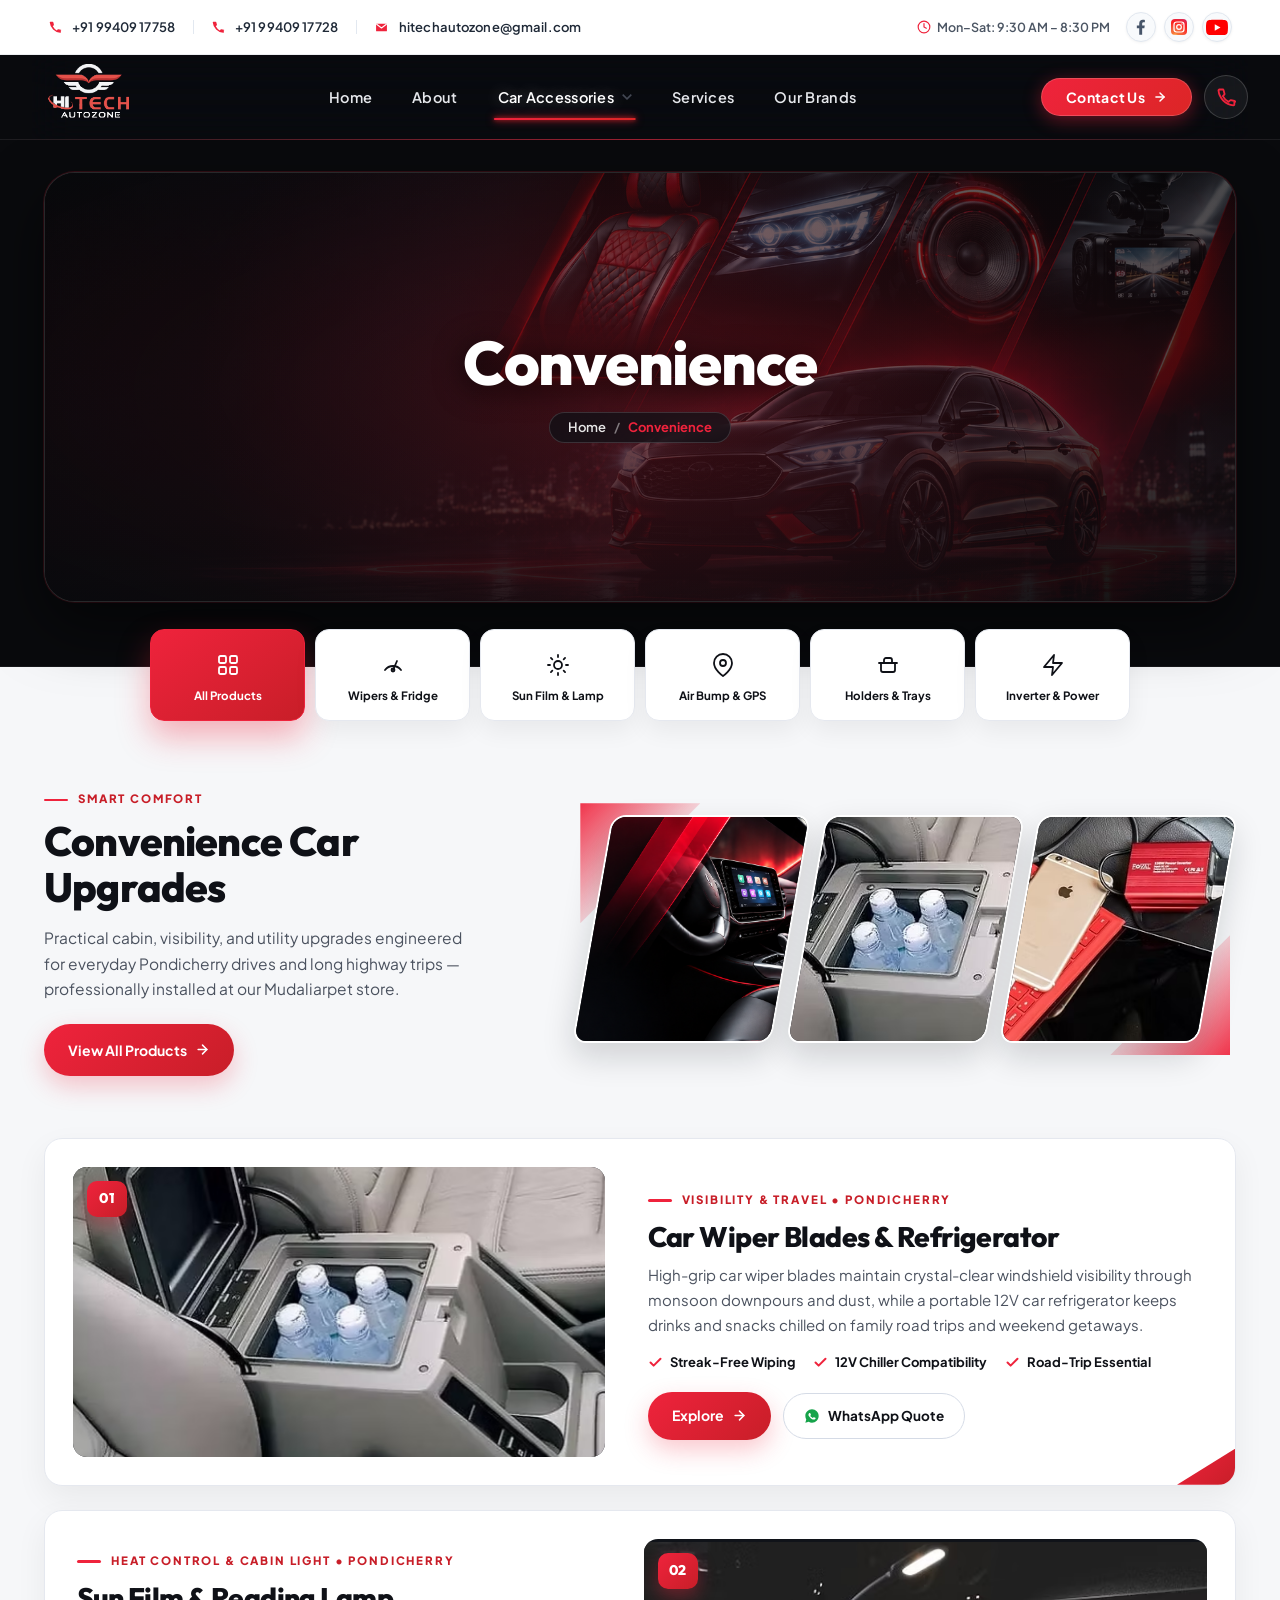
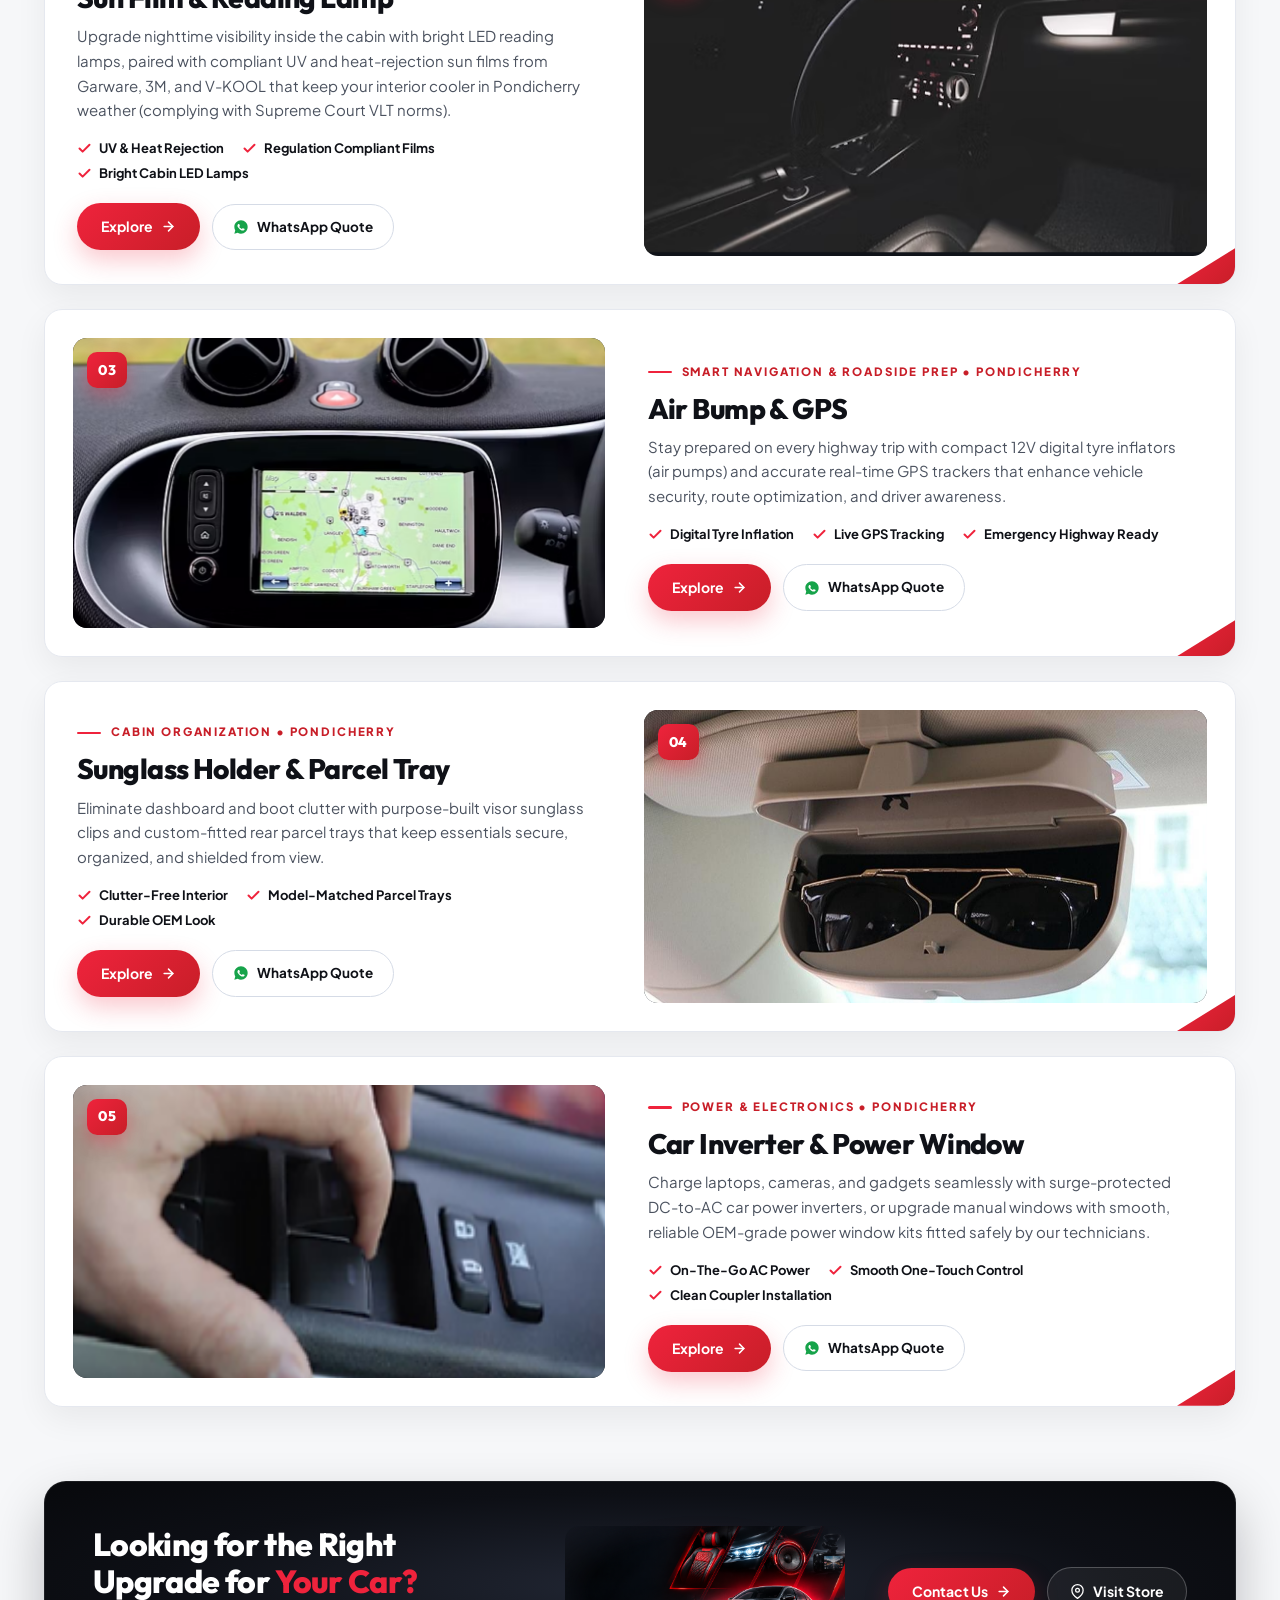
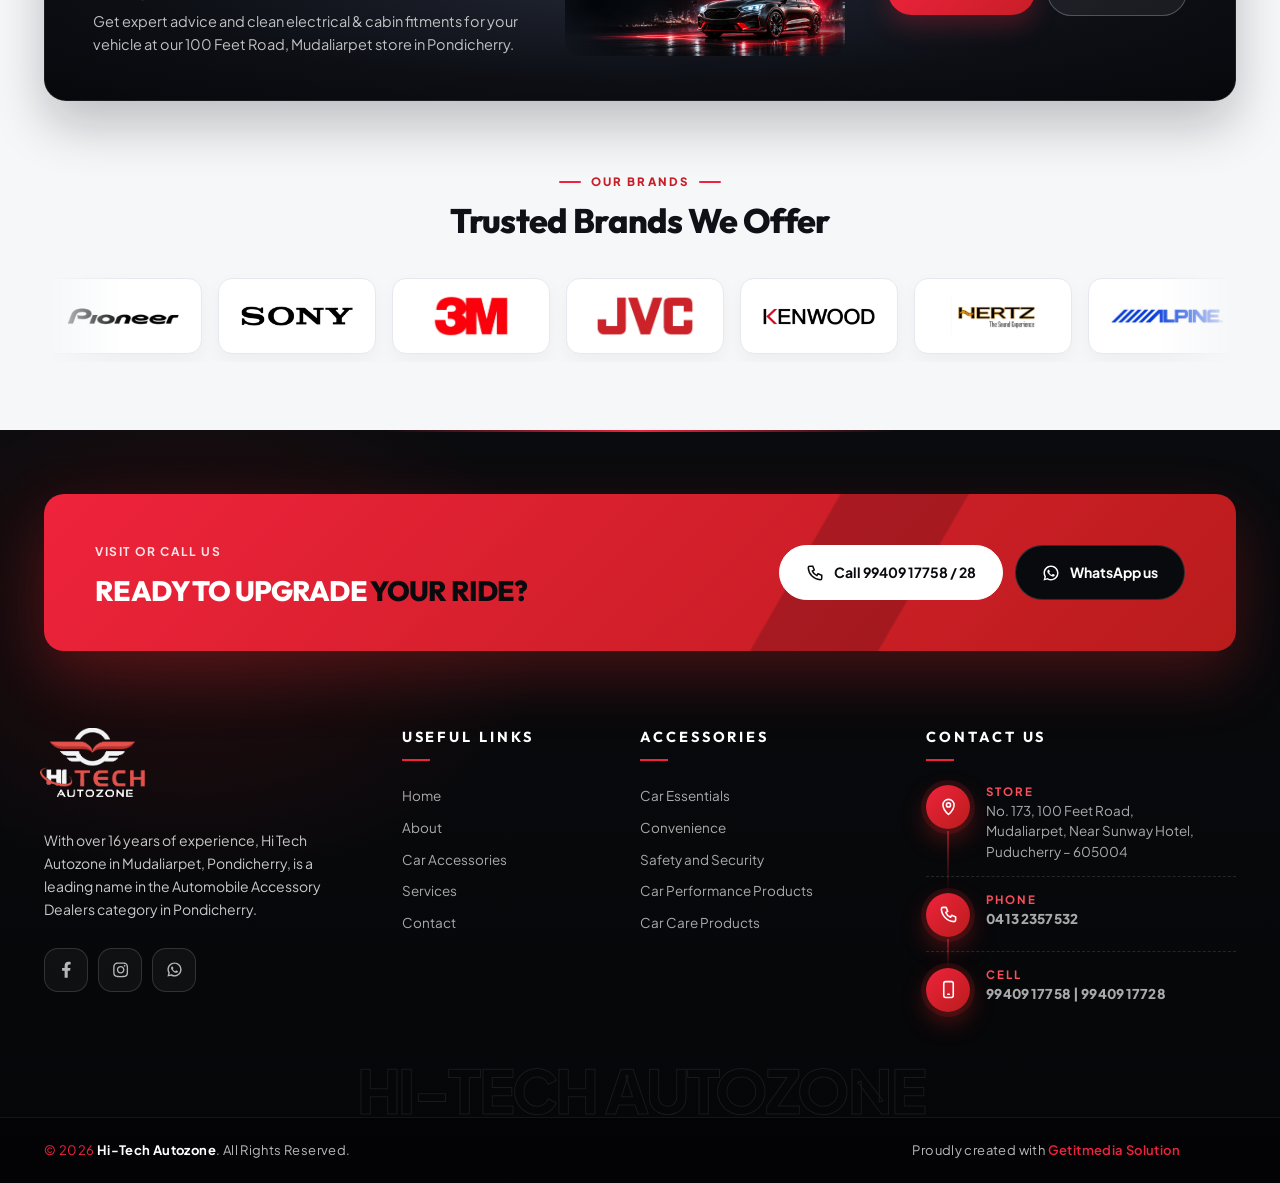
<file: convenience.html>
<!doctype html>
<html lang="en">


<head>
  <meta charset="utf-8">
  <title>Car Convenience Accessories | Hi-Tech Autozone Pondicherry</title>
  <meta name="description" content="Car Convenience Accessories at Hi-Tech Autozone Pondicherry – Fast car chargers, magnetic phone mounts, trunk organisers, neck pillows and armrests.">
  <meta name="viewport" content="width=device-width, initial-scale=1">
  <link rel="shortcut icon" type="image/x-icon" href="assets/img/favicon.ico?v=2">
  <link rel="icon" type="image/png" sizes="32x32" href="assets/img/favicon-32x32.png?v=2">
  <link rel="icon" type="image/png" sizes="16x16" href="assets/img/favicon-16x16.png?v=2">
  <link rel="apple-touch-icon" sizes="180x180" href="assets/img/apple-touch-icon.png?v=2">
    
   <!-- ======= All CSS Plugins here ======== -->
  <link rel="stylesheet" href="assets/css/plugins/swiper-bundle.min.css">
  <link rel="stylesheet" href="assets/css/plugins/glightbox.min.css">
  <link rel="preconnect" href="https://fonts.googleapis.com">
  <link rel="preconnect" href="https://fonts.gstatic.com" crossorigin>
  <link href="https://fonts.googleapis.com/css2?family=Archivo:wdth,wght@62..125,100..900&family=Outfit:wght@500;600;700;800;900&family=Plus+Jakarta+Sans:wght@400;500;600;700;800&display=swap" rel="stylesheet">

  <!-- Plugin css -->
  <link rel="stylesheet" href="assets/css/vendor/bootstrap.min.css">

  <!-- Custom Style CSS -->
  <link rel="stylesheet" href="assets/css/style.css">
  <link rel="stylesheet" href="assets/css/main.css">
  <link rel="stylesheet" href="assets/css/premium-2026.css?v=30">
  <link rel="stylesheet" href="assets/css/redesign-2026.css?v=26">
  <link rel="stylesheet" href="assets/css/caressentials-2026.css?v=40">
</head>

<body class="caressentials-page">

    <!-- Start preloader -->
    <div id="preloader">
        <div id="ctn-preloader" class="ctn-preloader">
            <div class="animation-preloader">
                <div class="spinner"></div>
                <div class="txt-loading">
                    <span data-text-preloader="L" class="letters-loading">
                        L
                    </span>
                    
                    <span data-text-preloader="O" class="letters-loading">
                        O
                    </span>
                    
                    <span data-text-preloader="A" class="letters-loading">
                        A
                    </span>
                    
                    <span data-text-preloader="D" class="letters-loading">
                        D
                    </span>
                    
                    <span data-text-preloader="I" class="letters-loading">
                        I
                    </span>
                    
                    <span data-text-preloader="N" class="letters-loading">
                        N
                    </span>
                    
                    <span data-text-preloader="G" class="letters-loading">
                        G
                    </span>
                </div>
            </div>	

            <div class="loader-section section-left"></div>
            <div class="loader-section section-right"></div>
        </div>
    </div>
    <!-- End preloader -->

    <!-- Start header area -->
    <header class="header__section">
        <div class="header__topbar">
            <div class="container-fluid">
                <div class="header__topbar--inner d-flex align-items-center justify-content-between">
                                        <ul class="header__topbar--info d-none d-lg-flex align-items-center">
                        <li class="header__info--list">
                            <a class="header__info--link" href="tel:9940917758" title="Call +91 99409 17758">
                                <svg class="hz-top-ico" width="14" height="14" viewBox="0 0 24 24" fill="none" xmlns="http://www.w3.org/2000/svg">
                                    <path d="M22 16.92V21a1 1 0 0 1-1.09 1A19.91 19.91 0 0 1 3 4.09 1 1 0 0 1 4 3h4.09a1 1 0 0 1 1 .75l1.1 4.42a1 1 0 0 1-.29.95L8.21 10.91a16 16 0 0 0 6.88 6.88l1.79-1.79a1 1 0 0 1 .95-.29l4.42 1.1a1 1 0 0 1 .75 1z" fill="#EF233C"/>
                                </svg>
                                <span>+91 99409 17758</span>
                            </a>
                        </li>
                        <li class="header__info--list">
                            <a class="header__info--link" href="tel:9940917728" title="Call +91 99409 17728">
                                <svg class="hz-top-ico" width="14" height="14" viewBox="0 0 24 24" fill="none" xmlns="http://www.w3.org/2000/svg">
                                    <path d="M22 16.92V21a1 1 0 0 1-1.09 1A19.91 19.91 0 0 1 3 4.09 1 1 0 0 1 4 3h4.09a1 1 0 0 1 1 .75l1.1 4.42a1 1 0 0 1-.29.95L8.21 10.91a16 16 0 0 0 6.88 6.88l1.79-1.79a1 1 0 0 1 .95-.29l4.42 1.1a1 1 0 0 1 .75 1z" fill="#EF233C"/>
                                </svg>
                                <span>+91 99409 17728</span>
                            </a>
                        </li>
                        <li class="header__info--list">
                            <a class="header__info--link" href="mailto:hitechautozone@gmail.com" title="Email Hi-Tech Autozone">
                                <svg class="hz-top-ico" width="15" height="13" viewBox="0 0 24 24" fill="none" xmlns="http://www.w3.org/2000/svg">
                                    <path d="M3 5h18a1 1 0 0 1 1 1v12a1 1 0 0 1-1 1H3a1 1 0 0 1-1-1V6a1 1 0 0 1 1-1z" fill="#EF233C"/>
                                    <path d="M3 6l9 7 9-7" stroke="#FFFFFF" stroke-width="2" stroke-linecap="round" stroke-linejoin="round"/>
                                </svg>
                                <span>hitechautozone@gmail.com</span>
                            </a>
                        </li>
                    </ul>
                    <div class="header__top--right d-flex align-items-center">
                        <span class="hz-top-hours d-none d-xl-inline-flex">
                            <svg width="14" height="14" viewBox="0 0 24 24" fill="none" stroke="#EF233C" stroke-width="2" stroke-linecap="round" stroke-linejoin="round"><circle cx="12" cy="12" r="10"/><polyline points="12 6 12 12 16 14"/></svg>
                            Mon–Sat: 9:30 AM – 8:30 PM
                        </span>
                        <ul class="social__share d-flex align-items-center">
                            <li class="social__share--list">
                                <a class="social__share--icon" target="_blank" rel="noopener noreferrer" href="https://www.facebook.com/p/Hitechautozone-pondicherry-100066912985114/" aria-label="Facebook">
                                    <svg width="10" height="16" viewBox="0 0 9 15" fill="none" xmlns="http://www.w3.org/2000/svg" aria-hidden="true">
                                        <path d="M7.62891 8.625L8.01172 6.10938H5.57812V4.46875C5.57812 3.75781 5.90625 3.10156 7 3.10156H8.12109V0.941406C8.12109 0.941406 7.10938 0.75 6.15234 0.75C4.15625 0.75 2.84375 1.98047 2.84375 4.16797V6.10938H0.601562V8.625H2.84375V14.75H5.57812V8.625H7.62891Z" fill="#475569"/>
                                    </svg>
                                </a>
                            </li>
                            <li class="social__share--list">
                                <a class="social__share--icon" target="_blank" rel="noopener noreferrer" href="https://www.instagram.com/hitechautozone_pondicherry/" aria-label="Instagram">
                                    <svg width="16" height="16" viewBox="0 0 24 24" fill="none" xmlns="http://www.w3.org/2000/svg" aria-hidden="true">
                                        <defs>
                                            <radialGradient id="hz-ig-badge-grad" cx="25%" cy="108%" r="140%">
                                                <stop offset="0%" stop-color="#FFDC80"/>
                                                <stop offset="15%" stop-color="#F77737"/>
                                                <stop offset="35%" stop-color="#F56040"/>
                                                <stop offset="65%" stop-color="#FD1D1D"/>
                                                <stop offset="100%" stop-color="#C13584"/>
                                            </radialGradient>
                                        </defs>
                                        <rect width="24" height="24" rx="6" fill="url(#hz-ig-badge-grad)"/>
                                        <rect x="4.5" y="4.5" width="15" height="15" rx="4" stroke="#FFFFFF" stroke-width="1.8"/>
                                        <circle cx="12" cy="12" r="3.5" stroke="#FFFFFF" stroke-width="1.8"/>
                                        <circle cx="16.5" cy="7.5" r="1" fill="#FFFFFF"/>
                                    </svg>
                                </a>
                            </li>
                            <li class="social__share--list">
                                <a class="social__share--icon" target="_blank" rel="noopener noreferrer" href="https://www.youtube.com/@hi-techautozone2502" aria-label="YouTube">
                                    <svg width="22" height="16" viewBox="0 0 24 17" fill="none" xmlns="http://www.w3.org/2000/svg" aria-hidden="true">
                                        <path fill-rule="evenodd" clip-rule="evenodd" d="M23.498 3.186a3.016 3.016 0 0 0-2.122-2.136C19.505.5 12 .5 12 .5s-7.505 0-9.377.55A3.016 3.016 0 0 0 .502 3.186C0 5.07 0 9 0 9s0 3.93.502 5.814a3.016 3.016 0 0 0 2.122 2.136c1.871.55 9.376.55 9.376.55s7.505 0 9.377-.55a3.015 3.015 0 0 0 2.122-2.136C24 12.93 24 9 24 9s0-3.93-.502-5.814z" fill="#FF0000"/>
                                        <path d="M9.545 12.568V5.432L15.818 9l-6.273 3.568z" fill="#FFFFFF"/>
                                    </svg>
                                </a>
                            </li>
                        </ul>
                    </div>
                </div>
            </div>
        </div>
        <div class="main__header header__sticky">
            <div class="container-fluid">
                <div class="main__header--inner position__relative d-flex justify-content-between align-items-center">
                    <div class="offcanvas__header--menu__open d-lg-none">
                        <a class="offcanvas__header--menu__open--btn" href="javascript:void(0)" data-offcanvas>
                            <svg xmlns="http://www.w3.org/2000/svg" class="ionicon offcanvas__header--menu__open--svg" viewBox="0 0 512 512"><path fill="currentColor" stroke="currentColor" stroke-linecap="round" stroke-miterlimit="10" stroke-width="32" d="M80 160h352M80 256h352M80 352h352"/></svg>
                            <span class="visually-hidden">Offcanvas Menu Open</span>
                        </a>
                    </div>
                    <div class="main__logo">
                        <h1 class="main__logo--title m-0"><a class="main__logo--link" href="index.html"><img class="main__logo--img" src="assets/img/logo/hi-go-light.png" alt="Hi-Tech Autozone" width="180" height="90"></a></h1>
                    </div>
                    <div class="header__menu style3 d-none d-lg-block">
                        <nav class="header__menu--navigation">
                            <ul class="header__menu--wrapper d-flex align-items-center">
                                <li class="header__menu--items">
                                    <a class="header__menu--link" href="index.html">Home</a>
                                </li>
                                <li class="header__menu--items">
                                    <a class="header__menu--link " href="about.html">About</a>
                                </li>
                                <li class="header__menu--items">
                                    <a class="header__menu--link active" href="caressentials.html">
                                        Car Accessories
                                        <svg class="menu__arrowdown--icon" xmlns="http://www.w3.org/2000/svg" width="10" height="6" viewBox="0 0 12 7.41">
                                            <path d="M16.59,8.59,12,13.17,7.41,8.59,6,10l6,6,6-6Z" transform="translate(-6 -8.59)" fill="currentColor"/>
                                        </svg>
                                    </a>
                                    <ul class="header__sub--menu">
                                        <li class="header__sub--menu__items"><a href="caressentials.html" class="header__sub--menu__link ">CAR ESSENTIALS</a></li>
                                        <li class="header__sub--menu__items"><a href="convenience.html" class="header__sub--menu__link active">CONVENIENCE</a></li>
                                        <li class="header__sub--menu__items"><a href="safetysecurity.html" class="header__sub--menu__link ">SAFETY AND SECURITY</a></li>
                                        <li class="header__sub--menu__items"><a href="carstyle.html" class="header__sub--menu__link ">CAR STYLES</a></li>
                                        <li class="header__sub--menu__items"><a href="carperformance.html" class="header__sub--menu__link ">CAR PERFORMANCE PRODUCT</a></li>
                                        <li class="header__sub--menu__items"><a href="carcareproduct.html" class="header__sub--menu__link ">CAR CARE PRODUCT</a></li>
                                    </ul>
                                </li>
                                <li class="header__menu--items">
                                    <a class="header__menu--link " href="blog.html">Services</a>
                                </li>
                                <li class="header__menu--items">
                                    <a class="header__menu--link " href="brands.html">Our Brands</a>
                                </li>
                            </ul>
                        </nav>
                    </div>
                    <div class="header__actions d-flex align-items-center">
                        <a class="hz-nav-contact-btn d-none d-sm-inline-flex" href="contact.html">
                            <span>Contact Us</span>
                            <svg width="14" height="14" viewBox="0 0 24 24" fill="none" stroke="currentColor" stroke-width="2.5" stroke-linecap="round" stroke-linejoin="round"><line x1="5" y1="12" x2="19" y2="12"/><polyline points="12 5 19 12 12 19"/></svg>
                        </a>
                        <a class="hz-nav-phone-btn" href="tel:9940917758" aria-label="Call Hi-Tech Autozone" title="Call 99409 17758">
                            <svg width="20" height="20" viewBox="0 0 24 24" fill="none" xmlns="http://www.w3.org/2000/svg">
                                <path d="M22 16.92V21a1 1 0 0 1-1.09 1A19.91 19.91 0 0 1 3 4.09 1 1 0 0 1 4 3h4.09a1 1 0 0 1 1 .75l1.1 4.42a1 1 0 0 1-.29.95L8.21 10.91a16 16 0 0 0 6.88 6.88l1.79-1.79a1 1 0 0 1 .95-.29l4.42 1.1a1 1 0 0 1 .75 1z" stroke="#EF233C" stroke-width="2.2" stroke-linecap="round" stroke-linejoin="round"/>
                            </svg>
                        </a>
                    </div>
                </div>
            </div>
        </div>
        <!-- Start Offcanvas header menu -->
        <div class="offcanvas__header" role="dialog" aria-modal="true" aria-label="Mobile Navigation">
            <div class="offcanvas__inner">
                <div class="offcanvas__logo">
                    <a class="offcanvas__logo_link" href="index.html">
                        <img src="assets/img/logo/hi-go-light.png" alt="Hi-Tech Autozone" width="144" height="72">
                    </a>
                    <button class="offcanvas__close--btn" type="button" data-offcanvas aria-label="Close navigation menu">
                        <svg width="18" height="18" viewBox="0 0 24 24" fill="none" stroke="currentColor" stroke-width="2.2" stroke-linecap="round" stroke-linejoin="round" aria-hidden="true">
                            <line x1="18" y1="6" x2="6" y2="18"/>
                            <line x1="6" y1="6" x2="18" y2="18"/>
                        </svg>
                    </button>
                </div>

                <nav class="offcanvas__menu" aria-label="Primary Mobile Navigation">
                    <ul class="offcanvas__menu_ul">
                        <li class="offcanvas__menu_li">
                            <a class="offcanvas__menu_item" href="index.html">Home</a>
                        </li>
                        <li class="offcanvas__menu_li">
                            <a class="offcanvas__menu_item" href="about.html">About Us</a>
                        </li>
                        <li class="offcanvas__menu_li hz-drawer__has-sub">
                            <a class="offcanvas__menu_item" href="caressentials.html">Car Accessories</a>
                            <ul class="offcanvas__sub_menu">
                                <li class="offcanvas__sub_menu_li"><a href="caressentials.html" class="offcanvas__sub_menu_item">Car Essentials</a></li>
                                <li class="offcanvas__sub_menu_li"><a href="convenience.html" class="offcanvas__sub_menu_item">Convenience</a></li>
                                <li class="offcanvas__sub_menu_li"><a href="safetysecurity.html" class="offcanvas__sub_menu_item">Safety &amp; Security</a></li>
                                <li class="offcanvas__sub_menu_li"><a href="carstyle.html" class="offcanvas__sub_menu_item">Car Styles</a></li>
                                <li class="offcanvas__sub_menu_li"><a href="carperformance.html" class="offcanvas__sub_menu_item">Car Performance</a></li>
                                <li class="offcanvas__sub_menu_li"><a href="carcareproduct.html" class="offcanvas__sub_menu_item">Car Care Products</a></li>
                            </ul>
                        </li>
                        <li class="offcanvas__menu_li">
                            <a class="offcanvas__menu_item" href="blog.html">Services</a>
                        </li>
                        <li class="offcanvas__menu_li">
                            <a class="offcanvas__menu_item" href="brands.html">Our Brands</a>
                        </li>
                        <li class="offcanvas__menu_li">
                            <a class="offcanvas__menu_item" href="contact.html">Contact</a>
                        </li>
                    </ul>
                </nav>

                <div class="hz-drawer__foot">
                    <div class="hz-drawer__ctas">
                        <a class="hz-drawer__cta hz-drawer__cta--call" href="tel:9940917758">
                            <svg width="16" height="16" viewBox="0 0 24 24" fill="none" stroke="currentColor" stroke-width="2.2" stroke-linecap="round" stroke-linejoin="round" aria-hidden="true"><path d="M22 16.92v3a2 2 0 0 1-2.18 2 19.79 19.79 0 0 1-8.63-3.07 19.5 19.5 0 0 1-6-6 19.79 19.79 0 0 1-3.07-8.67A2 2 0 0 1 4.11 2h3a2 2 0 0 1 2 1.72 12.84 12.84 0 0 0 .7 2.81 2 2 0 0 1-.45 2.11L8.09 9.91a16 16 0 0 0 6 6l1.27-1.27a2 2 0 0 1 2.11-.45 12.84 12.84 0 0 0 2.81.7A2 2 0 0 1 22 16.92z"/></svg>
                            <span>Call Us</span>
                        </a>
                        <a class="hz-drawer__cta hz-drawer__cta--wa" target="_blank" rel="noopener noreferrer" href="https://wa.me/919940917758?text=Hello%20Hi-Tech%20Autozone,%20I%20would%20like%20to%20enquire%20about%20car%20accessories.">
                            <svg width="16" height="16" viewBox="0 0 32 32" fill="currentColor" aria-hidden="true"><path d="M16.001 2.667c-7.364 0-13.333 5.969-13.333 13.333 0 2.367.62 4.642 1.802 6.662L2.667 29.333l6.86-1.785a13.24 13.24 0 0 0 6.474 1.707h.001C23.365 29.255 29.333 23.285 29.333 16c0-7.364-5.969-13.333-13.333-13.333zm0 24a10.66 10.66 0 0 1-5.409-1.493l-.388-.231-4.073 1.06 1.087-3.974-.251-.41a10.613 10.613 0 0 1-1.618-5.656c0-5.891 4.776-10.667 10.667-10.667S26.667 10.109 26.667 16s-4.776 10.667-10.666 10.667z"/></svg>
                            <span>WhatsApp</span>
                        </a>
                    </div>
                    <div class="hz-drawer__hours">Mon–Sat &bull; 9:30 AM – 8:30 PM</div>
                </div>
            </div>
        </div>
        <!-- End Offcanvas header menu -->

        <!-- Start Offcanvas stikcy toolbar -->

        <!-- End Offcanvas stikcy toolbar -->

        <!-- Start offCanvas minicart -->
  
        <!-- End offCanvas minicart -->

        <!-- Start serch box area -->

        <!-- End serch box area -->
        
    </header>
    <!-- End header area -->

    <main class="main__content_wrapper">

        <!-- ==================== 01 CINEMATIC FLOATING HERO CARD ==================== -->
        <section class="ce-hero-wrap">
            <div class="container">
                <div class="ce-hero-card ce-hero-card--convenience hz-reveal" data-reveal="up">
                    <div class="ce-hero-card__overlay"></div>
                    <div class="ce-hero-card__content">
                        <h1 class="ce-hero-card__title">Convenience</h1>
                        <ul class="ce-hero-breadcrumb" aria-label="Breadcrumb">
                            <li><a href="index.html">Home</a></li>
                            <li class="ce-crumb-sep" aria-hidden="true">/</li>
                            <li class="ce-crumb-current">Convenience</li>
                        </ul>
                    </div>
                </div>
            </div>
        </section>

        <!-- ==================== 02 6-TILE CATEGORY SELECTOR ==================== -->
        <nav class="ce-cat-band" aria-label="Convenience Accessories Category Filter">
            <div class="container">
                <div class="ce-cat-grid ce-cat-grid--6" role="tablist" aria-label="Filter convenience accessories by category">
                    <button type="button" class="ce-cat-tile is-active" data-filter="all" aria-pressed="true">
                        <span class="ce-cat-tile__icon" aria-hidden="true">
                            <svg viewBox="0 0 24 24" fill="none" stroke-width="1.8" stroke-linecap="round" stroke-linejoin="round"><rect x="3" y="3" width="7" height="7" rx="1.5"/><rect x="14" y="3" width="7" height="7" rx="1.5"/><rect x="3" y="14" width="7" height="7" rx="1.5"/><rect x="14" y="14" width="7" height="7" rx="1.5"/></svg>
                        </span>
                        <span class="ce-cat-tile__label">All Products</span>
                    </button>

                    <button type="button" class="ce-cat-tile" data-filter="cv-01" aria-pressed="false">
                        <span class="ce-cat-tile__icon" aria-hidden="true">
                            <svg viewBox="0 0 24 24" fill="none" stroke-width="1.8" stroke-linecap="round" stroke-linejoin="round"><path d="M4 17a10 10 0 0 1 16 0"/><path d="M12 17 16 8"/><circle cx="12" cy="17" r="1.5"/></svg>
                        </span>
                        <span class="ce-cat-tile__label">Wipers &amp; Fridge</span>
                    </button>

                    <button type="button" class="ce-cat-tile" data-filter="cv-02" aria-pressed="false">
                        <span class="ce-cat-tile__icon" aria-hidden="true">
                            <svg viewBox="0 0 24 24" fill="none" stroke-width="1.8" stroke-linecap="round" stroke-linejoin="round"><circle cx="12" cy="12" r="4"/><path d="M12 2v2"/><path d="M12 20v2"/><path d="m4.93 4.93 1.41 1.41"/><path d="m17.66 17.66 1.41 1.41"/><path d="M2 12h2"/><path d="M20 12h2"/><path d="m6.34 17.66-1.41 1.41"/><path d="m19.07 4.93-1.41 1.41"/></svg>
                        </span>
                        <span class="ce-cat-tile__label">Sun Film &amp; Lamp</span>
                    </button>

                    <button type="button" class="ce-cat-tile" data-filter="cv-03" aria-pressed="false">
                        <span class="ce-cat-tile__icon" aria-hidden="true">
                            <svg viewBox="0 0 24 24" fill="none" stroke-width="1.8" stroke-linecap="round" stroke-linejoin="round"><path d="M21 10c0 7-9 13-9 13s-9-6-9-13a9 9 0 0 1 18 0z"/><circle cx="12" cy="10" r="3"/></svg>
                        </span>
                        <span class="ce-cat-tile__label">Air Bump &amp; GPS</span>
                    </button>

                    <button type="button" class="ce-cat-tile" data-filter="cv-04" aria-pressed="false">
                        <span class="ce-cat-tile__icon" aria-hidden="true">
                            <svg viewBox="0 0 24 24" fill="none" stroke-width="1.8" stroke-linecap="round" stroke-linejoin="round"><path d="M3 10h18"/><path d="M5 10v7a2 2 0 0 0 2 2h10a2 2 0 0 0 2-2v-7"/><path d="M8 10V7a2 2 0 0 1 2-2h4a2 2 0 0 1 2 2v3"/></svg>
                        </span>
                        <span class="ce-cat-tile__label">Holders &amp; Trays</span>
                    </button>

                    <button type="button" class="ce-cat-tile" data-filter="cv-05" aria-pressed="false">
                        <span class="ce-cat-tile__icon" aria-hidden="true">
                            <svg viewBox="0 0 24 24" fill="none" stroke-width="1.8" stroke-linecap="round" stroke-linejoin="round"><path d="M13 2 3 14h9l-1 8 10-12h-9l1-8z"/></svg>
                        </span>
                        <span class="ce-cat-tile__label">Inverter &amp; Power</span>
                    </button>
                </div>
            </div>
        </nav>

        <!-- ==================== 03 OUR RANGE SPLIT + SKEWED PANELS ==================== -->
        <section class="ce-range" id="ce-range">
            <div class="container">
                <div class="ce-range__grid">
                    <div class="ce-range__copy" data-reveal="left">
                        <span class="ce-eyebrow-line">Smart Comfort</span>
                        <h2 class="ce-range__title">Convenience Car Upgrades</h2>
                        <p class="ce-range__desc">Practical cabin, visibility, and utility upgrades engineered for everyday Pondicherry drives and long highway trips &mdash; professionally installed at our Mudaliarpet store.</p>
                        <button type="button" class="ce-btn-red" id="ceViewAllBtn">
                            View All Products
                            <svg viewBox="0 0 24 24" fill="none" stroke="currentColor" stroke-width="2.4" stroke-linecap="round" stroke-linejoin="round" aria-hidden="true"><path d="M5 12h14"/><path d="m12 5 7 7-7 7"/></svg>
                        </button>
                    </div>

                    <div class="ce-range__skew-wrap" data-reveal="right">
                        <span class="ce-range__accent-tl" aria-hidden="true"></span>
                        <span class="ce-range__accent-br" aria-hidden="true"></span>
                        <div class="ce-range__skew-grid">
                            <div class="ce-skew-panel">
                                <img src="assets/img/hero_sec/hero-slide-2.png" alt="Smart car cabin dashboard convenience setup">
                            </div>
                            <div class="ce-skew-panel">
                                <img src="assets/img/other/co1.avif" alt="Car wiper blade and mini travel refrigerator accessories">
                            </div>
                            <div class="ce-skew-panel">
                                <img src="assets/img/other/co5.avif" alt="Car power inverter and power window electronics">
                            </div>
                        </div>
                    </div>
                </div>
            </div>
        </section>

        <!-- ==================== 04 ALTERNATING 01-05 CONVENIENCE CARDS ==================== -->
        <section class="ce-catalog" id="ce-catalog">
            <div class="container">
                <div class="ce-filter-status" id="ceFilterStatus" hidden>
                    <p class="ce-filter-status__text">Showing Category: <span id="ceFilterName">All Products</span></p>
                    <button type="button" class="ce-filter-reset" id="ceFilterReset">Show All 5 Products</button>
                </div>

                <div class="ce-catalog__list">

                    <!-- 01 Car Wiper Blades & Refrigerator -->
                    <article class="ce-card" id="cv-01" data-category="cv-01" data-label="Car Wiper Blades &amp; Refrigerator" data-reveal="left">
                        <div class="ce-card__media ce-card__media--photo">
                            <span class="ce-card__num">01</span>
                            <img src="assets/img/other/co1.avif" alt="Car wiper blades and portable travel car refrigerator">
                        </div>
                        <div class="ce-card__body">
                            <span class="ce-eyebrow-line">Visibility &amp; Travel &bull; Pondicherry</span>
                            <h2 class="ce-card__title">Car Wiper Blades &amp; Refrigerator</h2>
                            <p class="ce-card__desc">High-grip car wiper blades maintain crystal-clear windshield visibility through monsoon downpours and dust, while a portable 12V car refrigerator keeps drinks and snacks chilled on family road trips and weekend getaways.</p>
                            <ul class="ce-highlights" role="list">
                                <li>Streak-Free Wiping</li>
                                <li>12V Chiller Compatibility</li>
                                <li>Road-Trip Essential</li>
                            </ul>
                            <div class="ce-card__actions">
                                <a class="ce-btn-red" href="contact.html">
                                    Explore
                                    <svg viewBox="0 0 24 24" fill="none" stroke="currentColor" stroke-width="2.4" stroke-linecap="round" stroke-linejoin="round" aria-hidden="true"><path d="M5 12h14"/><path d="m12 5 7 7-7 7"/></svg>
                                </a>
                                <a class="ce-btn-wa" href="https://wa.me/919940917758?text=Hi%20Hi-Tech%20Autozone,%20I%20would%20like%20to%20enquire%20about%20Car%20Wiper%20Blades%20and%20Refrigerators." target="_blank" rel="noopener noreferrer">
                                    <svg viewBox="0 0 24 24" fill="currentColor" aria-hidden="true"><path d="M12 2C6.48 2 2 6.48 2 12c0 1.85.5 3.58 1.38 5.07L2 22l5.06-1.33A9.96 9.96 0 0 0 12 22c5.52 0 10-4.48 10-10S17.52 2 12 2zm5.2 14.12c-.22.62-1.27 1.18-1.76 1.25-.45.06-1.02.09-1.65-.11-.38-.12-.87-.28-1.5-.55-2.64-1.14-4.36-3.82-4.49-4-.13-.18-1.07-1.42-1.07-2.71 0-1.29.68-1.92.92-2.18.24-.26.52-.33.7-.33.17 0 .35 0 .5.01.16.01.38-.06.59.45.22.53.75 1.83.82 1.96.07.13.11.29.02.47-.09.18-.13.29-.26.45-.13.16-.28.35-.4.47-.13.13-.27.27-.12.53.15.26.68 1.12 1.46 1.81 1 .89 1.85 1.17 2.11 1.3.26.13.42.11.57-.07.15-.18.65-.76.83-1.02.18-.26.35-.22.59-.13.24.09 1.54.73 1.8.86.26.13.44.2.5.31.06.11.06.64-.16 1.26z"/></svg>
                                    WhatsApp Quote
                                </a>
                            </div>
                        </div>
                    </article>

                    <!-- 02 Sun Film & Reading Lamp -->
                    <article class="ce-card ce-card--reverse" id="cv-02" data-category="cv-02" data-label="Sun Film &amp; Reading Lamp" data-reveal="right">
                        <div class="ce-card__media ce-card__media--photo">
                            <span class="ce-card__num">02</span>
                            <img src="assets/img/other/co2.avif" alt="Heat-rejecting car sun film and interior LED reading lamp" loading="lazy">
                        </div>
                        <div class="ce-card__body">
                            <span class="ce-eyebrow-line">Heat Control &amp; Cabin Light &bull; Pondicherry</span>
                            <h2 class="ce-card__title">Sun Film &amp; Reading Lamp</h2>
                            <p class="ce-card__desc">Upgrade nighttime visibility inside the cabin with bright LED reading lamps, paired with compliant UV and heat-rejection sun films from Garware, 3M, and V-KOOL that keep your interior cooler in Pondicherry weather (complying with Supreme Court VLT norms).</p>
                            <ul class="ce-highlights" role="list">
                                <li>UV &amp; Heat Rejection</li>
                                <li>Regulation Compliant Films</li>
                                <li>Bright Cabin LED Lamps</li>
                            </ul>
                            <div class="ce-card__actions">
                                <a class="ce-btn-red" href="contact.html">
                                    Explore
                                    <svg viewBox="0 0 24 24" fill="none" stroke="currentColor" stroke-width="2.4" stroke-linecap="round" stroke-linejoin="round" aria-hidden="true"><path d="M5 12h14"/><path d="m12 5 7 7-7 7"/></svg>
                                </a>
                                <a class="ce-btn-wa" href="https://wa.me/919940917758?text=Hi%20Hi-Tech%20Autozone,%20I%20would%20like%20to%20enquire%20about%20Sun%20Film%20and%20Reading%20Lamps." target="_blank" rel="noopener noreferrer">
                                    <svg viewBox="0 0 24 24" fill="currentColor" aria-hidden="true"><path d="M12 2C6.48 2 2 6.48 2 12c0 1.85.5 3.58 1.38 5.07L2 22l5.06-1.33A9.96 9.96 0 0 0 12 22c5.52 0 10-4.48 10-10S17.52 2 12 2zm5.2 14.12c-.22.62-1.27 1.18-1.76 1.25-.45.06-1.02.09-1.65-.11-.38-.12-.87-.28-1.5-.55-2.64-1.14-4.36-3.82-4.49-4-.13-.18-1.07-1.42-1.07-2.71 0-1.29.68-1.92.92-2.18.24-.26.52-.33.7-.33.17 0 .35 0 .5.01.16.01.38-.06.59.45.22.53.75 1.83.82 1.96.07.13.11.29.02.47-.09.18-.13.29-.26.45-.13.16-.28.35-.4.47-.13.13-.27.27-.12.53.15.26.68 1.12 1.46 1.81 1 .89 1.85 1.17 2.11 1.3.26.13.42.11.57-.07.15-.18.65-.76.83-1.02.18-.26.35-.22.59-.13.24.09 1.54.73 1.8.86.26.13.44.2.5.31.06.11.06.64-.16 1.26z"/></svg>
                                    WhatsApp Quote
                                </a>
                            </div>
                        </div>
                    </article>

                    <!-- 03 Air Bump & GPS -->
                    <article class="ce-card" id="cv-03" data-category="cv-03" data-label="Air Bump &amp; GPS" data-reveal="left">
                        <div class="ce-card__media ce-card__media--photo">
                            <span class="ce-card__num">03</span>
                            <img src="assets/img/other/co3.avif" alt="Portable car tire air pump and GPS navigation tracker" loading="lazy">
                        </div>
                        <div class="ce-card__body">
                            <span class="ce-eyebrow-line">Smart Navigation &amp; Roadside Prep &bull; Pondicherry</span>
                            <h2 class="ce-card__title">Air Bump &amp; GPS</h2>
                            <p class="ce-card__desc">Stay prepared on every highway trip with compact 12V digital tyre inflators (air pumps) and accurate real-time GPS trackers that enhance vehicle security, route optimization, and driver awareness.</p>
                            <ul class="ce-highlights" role="list">
                                <li>Digital Tyre Inflation</li>
                                <li>Live GPS Tracking</li>
                                <li>Emergency Highway Ready</li>
                            </ul>
                            <div class="ce-card__actions">
                                <a class="ce-btn-red" href="contact.html">
                                    Explore
                                    <svg viewBox="0 0 24 24" fill="none" stroke="currentColor" stroke-width="2.4" stroke-linecap="round" stroke-linejoin="round" aria-hidden="true"><path d="M5 12h14"/><path d="m12 5 7 7-7 7"/></svg>
                                </a>
                                <a class="ce-btn-wa" href="https://wa.me/919940917758?text=Hi%20Hi-Tech%20Autozone,%20I%20would%20like%20to%20enquire%20about%20Car%20Air%20Pumps%20and%20GPS." target="_blank" rel="noopener noreferrer">
                                    <svg viewBox="0 0 24 24" fill="currentColor" aria-hidden="true"><path d="M12 2C6.48 2 2 6.48 2 12c0 1.85.5 3.58 1.38 5.07L2 22l5.06-1.33A9.96 9.96 0 0 0 12 22c5.52 0 10-4.48 10-10S17.52 2 12 2zm5.2 14.12c-.22.62-1.27 1.18-1.76 1.25-.45.06-1.02.09-1.65-.11-.38-.12-.87-.28-1.5-.55-2.64-1.14-4.36-3.82-4.49-4-.13-.18-1.07-1.42-1.07-2.71 0-1.29.68-1.92.92-2.18.24-.26.52-.33.7-.33.17 0 .35 0 .5.01.16.01.38-.06.59.45.22.53.75 1.83.82 1.96.07.13.11.29.02.47-.09.18-.13.29-.26.45-.13.16-.28.35-.4.47-.13.13-.27.27-.12.53.15.26.68 1.12 1.46 1.81 1 .89 1.85 1.17 2.11 1.3.26.13.42.11.57-.07.15-.18.65-.76.83-1.02.18-.26.35-.22.59-.13.24.09 1.54.73 1.8.86.26.13.44.2.5.31.06.11.06.64-.16 1.26z"/></svg>
                                    WhatsApp Quote
                                </a>
                            </div>
                        </div>
                    </article>

                    <!-- 04 Sun Glass Holder & Parcel Tray -->
                    <article class="ce-card ce-card--reverse" id="cv-04" data-category="cv-04" data-label="Sunglass Holder &amp; Parcel Tray" data-reveal="right">
                        <div class="ce-card__media ce-card__media--photo">
                            <span class="ce-card__num">04</span>
                            <img src="assets/img/servce/service-2/s-2-4.jpg" alt="Car visor sunglass holder and custom rear parcel tray organizer" loading="lazy">
                        </div>
                        <div class="ce-card__body">
                            <span class="ce-eyebrow-line">Cabin Organization &bull; Pondicherry</span>
                            <h2 class="ce-card__title">Sunglass Holder &amp; Parcel Tray</h2>
                            <p class="ce-card__desc">Eliminate dashboard and boot clutter with purpose-built visor sunglass clips and custom-fitted rear parcel trays that keep essentials secure, organized, and shielded from view.</p>
                            <ul class="ce-highlights" role="list">
                                <li>Clutter-Free Interior</li>
                                <li>Model-Matched Parcel Trays</li>
                                <li>Durable OEM Look</li>
                            </ul>
                            <div class="ce-card__actions">
                                <a class="ce-btn-red" href="contact.html">
                                    Explore
                                    <svg viewBox="0 0 24 24" fill="none" stroke="currentColor" stroke-width="2.4" stroke-linecap="round" stroke-linejoin="round" aria-hidden="true"><path d="M5 12h14"/><path d="m12 5 7 7-7 7"/></svg>
                                </a>
                                <a class="ce-btn-wa" href="https://wa.me/919940917758?text=Hi%20Hi-Tech%20Autozone,%20I%20would%20like%20to%20enquire%20about%20Sunglass%20Holders%20and%20Parcel%20Trays." target="_blank" rel="noopener noreferrer">
                                    <svg viewBox="0 0 24 24" fill="currentColor" aria-hidden="true"><path d="M12 2C6.48 2 2 6.48 2 12c0 1.85.5 3.58 1.38 5.07L2 22l5.06-1.33A9.96 9.96 0 0 0 12 22c5.52 0 10-4.48 10-10S17.52 2 12 2zm5.2 14.12c-.22.62-1.27 1.18-1.76 1.25-.45.06-1.02.09-1.65-.11-.38-.12-.87-.28-1.5-.55-2.64-1.14-4.36-3.82-4.49-4-.13-.18-1.07-1.42-1.07-2.71 0-1.29.68-1.92.92-2.18.24-.26.52-.33.7-.33.17 0 .35 0 .5.01.16.01.38-.06.59.45.22.53.75 1.83.82 1.96.07.13.11.29.02.47-.09.18-.13.29-.26.45-.13.16-.28.35-.4.47-.13.13-.27.27-.12.53.15.26.68 1.12 1.46 1.81 1 .89 1.85 1.17 2.11 1.3.26.13.42.11.57-.07.15-.18.65-.76.83-1.02.18-.26.35-.22.59-.13.24.09 1.54.73 1.8.86.26.13.44.2.5.31.06.11.06.64-.16 1.26z"/></svg>
                                    WhatsApp Quote
                                </a>
                            </div>
                        </div>
                    </article>

                    <!-- 05 Car Inverter & Power Window -->
                    <article class="ce-card" id="cv-05" data-category="cv-05" data-label="Car Inverter &amp; Power Window" data-reveal="left">
                        <div class="ce-card__media ce-card__media--photo">
                            <span class="ce-card__num">05</span>
                            <img src="assets/img/servce/service-2/s-2-5.png" alt="Car power inverter adapter and electric power window conversion kit" loading="lazy">
                        </div>
                        <div class="ce-card__body">
                            <span class="ce-eyebrow-line">Power &amp; Electronics &bull; Pondicherry</span>
                            <h2 class="ce-card__title">Car Inverter &amp; Power Window</h2>
                            <p class="ce-card__desc">Charge laptops, cameras, and gadgets seamlessly with surge-protected DC-to-AC car power inverters, or upgrade manual windows with smooth, reliable OEM-grade power window kits fitted safely by our technicians.</p>
                            <ul class="ce-highlights" role="list">
                                <li>On-The-Go AC Power</li>
                                <li>Smooth One-Touch Control</li>
                                <li>Clean Coupler Installation</li>
                            </ul>
                            <div class="ce-card__actions">
                                <a class="ce-btn-red" href="contact.html">
                                    Explore
                                    <svg viewBox="0 0 24 24" fill="none" stroke="currentColor" stroke-width="2.4" stroke-linecap="round" stroke-linejoin="round" aria-hidden="true"><path d="M5 12h14"/><path d="m12 5 7 7-7 7"/></svg>
                                </a>
                                <a class="ce-btn-wa" href="https://wa.me/919940917758?text=Hi%20Hi-Tech%20Autozone,%20I%20would%20like%20to%20enquire%20about%20Car%20Inverters%20and%20Power%20Windows." target="_blank" rel="noopener noreferrer">
                                    <svg viewBox="0 0 24 24" fill="currentColor" aria-hidden="true"><path d="M12 2C6.48 2 2 6.48 2 12c0 1.85.5 3.58 1.38 5.07L2 22l5.06-1.33A9.96 9.96 0 0 0 12 22c5.52 0 10-4.48 10-10S17.52 2 12 2zm5.2 14.12c-.22.62-1.27 1.18-1.76 1.25-.45.06-1.02.09-1.65-.11-.38-.12-.87-.28-1.5-.55-2.64-1.14-4.36-3.82-4.49-4-.13-.18-1.07-1.42-1.07-2.71 0-1.29.68-1.92.92-2.18.24-.26.52-.33.7-.33.17 0 .35 0 .5.01.16.01.38-.06.59.45.22.53.75 1.83.82 1.96.07.13.11.29.02.47-.09.18-.13.29-.26.45-.13.16-.28.35-.4.47-.13.13-.27.27-.12.53.15.26.68 1.12 1.46 1.81 1 .89 1.85 1.17 2.11 1.3.26.13.42.11.57-.07.15-.18.65-.76.83-1.02.18-.26.35-.22.59-.13.24.09 1.54.73 1.8.86.26.13.44.2.5.31.06.11.06.64-.16 1.26z"/></svg>
                                    WhatsApp Quote
                                </a>
                            </div>
                        </div>
                    </article>

                </div>
            </div>
        </section>

        <!-- ==================== 05 DARK CENTER-CAR CTA BANNER ==================== -->
        <section class="ce-banner-cta-section">
            <div class="container">
                <div class="ce-banner-cta" data-reveal="up">
                    <div class="ce-banner-cta__copy">
                        <h2 class="ce-banner-cta__title">Looking for the Right Upgrade for <span>Your Car?</span></h2>
                        <p class="ce-banner-cta__desc">Get expert advice and clean electrical &amp; cabin fitments for your vehicle at our 100 Feet Road, Mudaliarpet store in Pondicherry.</p>
                    </div>
                    <div class="ce-banner-cta__car" aria-hidden="true">
                        <img src="assets/img/hero_sec/hero-slide-1.png" alt="">
                    </div>
                    <div class="ce-banner-cta__actions">
                        <a class="ce-btn-red" href="contact.html">
                            Contact Us
                            <svg viewBox="0 0 24 24" fill="none" stroke="currentColor" stroke-width="2.4" stroke-linecap="round" stroke-linejoin="round" aria-hidden="true"><path d="M5 12h14"/><path d="m12 5 7 7-7 7"/></svg>
                        </a>
                        <a class="ce-btn-dark-ghost" href="tel:+919940917758">
                            <svg viewBox="0 0 24 24" fill="none" stroke="currentColor" stroke-width="2" stroke-linecap="round" stroke-linejoin="round" aria-hidden="true"><path d="M21 10c0 7-9 13-9 13s-9-6-9-13a9 9 0 0 1 18 0z"/><circle cx="12" cy="10" r="3"/></svg>
                            Visit Store
                        </a>
                    </div>
                </div>
            </div>
        </section>

        <!-- ==================== 06 OUR BRANDS ANIMATED MARQUEE ==================== -->
        <section class="ce-brands" aria-label="Trusted Automotive Accessory Brands">
            <div class="container">
                <span class="ce-brands__eyebrow">Our Brands</span>
                <h2 class="ce-brands__title">Trusted Brands We Offer</h2>

                <div class="ce-brands__viewport">
                    <div class="ce-brands__track">
                        <div class="ce-brands__group">
                            <div class="ce-brand-tile"><img src="assets/img/brand/trim/pioneer1.webp" alt="Pioneer" decoding="async"></div>
                            <div class="ce-brand-tile"><img src="assets/img/brand/trim/sony1.webp" alt="Sony" decoding="async"></div>
                            <div class="ce-brand-tile"><img src="assets/img/brand/trim/3m1.webp" alt="3M" decoding="async"></div>
                            <div class="ce-brand-tile"><img src="assets/img/brand/trim/jvc1.webp" alt="JVC" decoding="async"></div>
                            <div class="ce-brand-tile"><img src="assets/img/brand/trim/kenwood.webp" alt="Kenwood" decoding="async"></div>
                            <div class="ce-brand-tile"><img src="assets/img/brand/trim/hertz-1.webp" alt="Hertz" decoding="async"></div>
                            <div class="ce-brand-tile"><img src="assets/img/brand/trim/alpine1.webp" alt="Alpine" decoding="async"></div>
                            <div class="ce-brand-tile"><img src="assets/img/brand/trim/bla1.webp" alt="Blaupunkt" decoding="async"></div>
                            <div class="ce-brand-tile"><img src="assets/img/brand/trim/auto1-1.webp" alt="Autoform" decoding="async"></div>
                            <div class="ce-brand-tile"><img src="assets/img/brand/trim/garewar.webp" alt="Garware" decoding="async"></div>
                        </div>
                        <div class="ce-brands__group" aria-hidden="true">
                            <div class="ce-brand-tile"><img src="assets/img/brand/trim/pioneer1.webp" alt="" decoding="async"></div>
                            <div class="ce-brand-tile"><img src="assets/img/brand/trim/sony1.webp" alt="" decoding="async"></div>
                            <div class="ce-brand-tile"><img src="assets/img/brand/trim/3m1.webp" alt="" decoding="async"></div>
                            <div class="ce-brand-tile"><img src="assets/img/brand/trim/jvc1.webp" alt="" decoding="async"></div>
                            <div class="ce-brand-tile"><img src="assets/img/brand/trim/kenwood.webp" alt="" decoding="async"></div>
                            <div class="ce-brand-tile"><img src="assets/img/brand/trim/hertz-1.webp" alt="" decoding="async"></div>
                            <div class="ce-brand-tile"><img src="assets/img/brand/trim/alpine1.webp" alt="" decoding="async"></div>
                            <div class="ce-brand-tile"><img src="assets/img/brand/trim/bla1.webp" alt="" decoding="async"></div>
                            <div class="ce-brand-tile"><img src="assets/img/brand/trim/auto1-1.webp" alt="" decoding="async"></div>
                            <div class="ce-brand-tile"><img src="assets/img/brand/trim/garewar.webp" alt="" decoding="async"></div>
                        </div>
                    </div>
                </div>
            </div>
        </section>

    </main>

     <!-- Start footer section -->
    <footer class="footer__section hz-foot">
        <div class="container">
            <div class="hz-foot__cta">
                <div>
                    <span class="hz-eyebrow">Visit or call us</span>
                    <h2>Ready to upgrade <em>your ride?</em></h2>
                </div>
                <div class="hz-foot__cta-actions">
                    <a class="hz-foot__btn hz-foot__btn--light" href="tel:+919940917758"><svg viewBox="0 0 24 24" aria-hidden="true"><path d="M5 3h4l2 5-2.5 1.5a11 11 0 0 0 6 6L16 13l5 2v4a2 2 0 0 1-2 2A17 17 0 0 1 3 5a2 2 0 0 1 2-2z"/></svg>Call 99409 17758 / 28</a>
                    <a class="hz-foot__btn" href="https://wa.me/919940917758" target="_blank" rel="noopener"><svg width="16" height="16" viewBox="0 0 32 32" fill="none" xmlns="http://www.w3.org/2000/svg">
  <path d="M16.001 2.667c-7.364 0-13.333 5.969-13.333 13.333 0 2.367.62 4.642 1.802 6.662L2.667 29.333l6.86-1.785a13.24 13.24 0 0 0 6.474 1.707h.001C23.365 29.255 29.333 23.285 29.333 16c0-7.364-5.969-13.333-13.333-13.333zm0 24a10.66 10.66 0 0 1-5.409-1.493l-.388-.231-4.073 1.06 1.087-3.974-.251-.41a10.613 10.613 0 0 1-1.618-5.656c0-5.891 4.776-10.667 10.667-10.667S26.667 10.109 26.667 16s-4.776 10.667-10.666 10.667zm5.865-7.865c-.319-.159-1.885-.93-2.178-1.037-.293-.107-.507-.159-.721.16s-.827 1.037-1.014 1.25c-.187.213-.373.24-.692.08-.319-.16-1.35-.498-2.571-1.59-.95-.848-1.591-1.893-1.778-2.213-.187-.32-.02-.494.14-.653.143-.143.319-.373.479-.56.16-.187.213-.32.32-.533.107-.213.053-.4-.027-.56-.08-.159-.721-1.733-.987-2.373-.26-.627-.527-.54-.721-.547l-.613-.013c-.213 0-.56.08-.853.4s-1.12 1.093-1.12 2.667 1.147 3.094 1.306 3.307c.159.213 2.26 3.453 5.48 4.84.767.33 1.364.528 1.83.674.768.244 1.464.21 2.014.127.615-.092 1.885-.77 2.15-1.514.266-.746.266-1.386.187-1.514-.08-.127-.292-.213-.612-.373z" fill="currentColor"/>
</svg>WhatsApp us</a>
                </div>
            </div>

            <div class="main__footer hz-foot__main">
                <div class="hz-foot__brand">
                    <a href="index.html" class="hz-foot__logo"><img src="assets/img/logo/hi-go-light.png" alt="Hi-Tech Autozone" loading="lazy"></a>
                    <p>With over 16 years of experience, Hi Tech Autozone in Mudaliarpet, Pondicherry, is a leading name in the Automobile Accessory Dealers category in Pondicherry.</p>
                    <ul class="hz-foot__social" role="list">
                        <li><a href="https://www.facebook.com/people/Hitechautozone-pondicherry/100066912985114/" target="_blank" rel="noopener" aria-label="Facebook"><svg width="11" height="17" viewBox="0 0 9 15" fill="none" xmlns="http://www.w3.org/2000/svg">
                                                <path d="M7.62891 8.625L8.01172 6.10938H5.57812V4.46875C5.57812 3.75781 5.90625 3.10156 7 3.10156H8.12109V0.941406C8.12109 0.941406 7.10938 0.75 6.15234 0.75C4.15625 0.75 2.84375 1.98047 2.84375 4.16797V6.10938H0.601562V8.625H2.84375V14.75H5.57812V8.625H7.62891Z" fill="currentColor"/>
                                            </svg></a></li>
                        <li><a href="https://www.instagram.com/hitechautozone_pondicherry/" target="_blank" rel="noopener" aria-label="Instagram"><svg width="16" height="15" viewBox="0 0 14 13" fill="none" xmlns="http://www.w3.org/2000/svg">
                                                <path d="M7.125 3.60547C5.375 3.60547 3.98047 5.02734 3.98047 6.75C3.98047 8.5 5.375 9.89453 7.125 9.89453C8.84766 9.89453 10.2695 8.5 10.2695 6.75C10.2695 5.02734 8.84766 3.60547 7.125 3.60547ZM7.125 8.80078C6.00391 8.80078 5.07422 7.89844 5.07422 6.75C5.07422 5.62891 5.97656 4.72656 7.125 4.72656C8.24609 4.72656 9.14844 5.62891 9.14844 6.75C9.14844 7.89844 8.24609 8.80078 7.125 8.80078ZM11.1172 3.49609C11.1172 3.08594 10.7891 2.75781 10.3789 2.75781C9.96875 2.75781 9.64062 3.08594 9.64062 3.49609C9.64062 3.90625 9.96875 4.23438 10.3789 4.23438C10.7891 4.23438 11.1172 3.90625 11.1172 3.49609ZM13.1953 4.23438C13.1406 3.25 12.9219 2.375 12.2109 1.66406C11.5 0.953125 10.625 0.734375 9.64062 0.679688C8.62891 0.625 5.59375 0.625 4.58203 0.679688C3.59766 0.734375 2.75 0.953125 2.01172 1.66406C1.30078 2.375 1.08203 3.25 1.02734 4.23438C0.972656 5.24609 0.972656 8.28125 1.02734 9.29297C1.08203 10.2773 1.30078 11.125 2.01172 11.8633C2.75 12.5742 3.59766 12.793 4.58203 12.8477C5.59375 12.9023 8.62891 12.9023 9.64062 12.8477C10.625 12.793 11.5 12.5742 12.2109 11.8633C12.9219 11.125 13.1406 10.2773 13.1953 9.29297C13.25 8.28125 13.25 5.24609 13.1953 4.23438ZM11.8828 10.3594C11.6914 10.9062 11.2539 11.3164 10.7344 11.5352C9.91406 11.8633 8 11.7812 7.125 11.7812C6.22266 11.7812 4.30859 11.8633 3.51562 11.5352C2.96875 11.3164 2.55859 10.9062 2.33984 10.3594C2.01172 9.56641 2.09375 7.65234 2.09375 6.75C2.09375 5.875 2.01172 3.96094 2.33984 3.14062C2.55859 2.62109 2.96875 2.21094 3.51562 1.99219C4.30859 1.66406 6.22266 1.74609 7.125 1.74609C8 1.74609 9.91406 1.66406 10.7344 1.99219C11.2539 2.18359 11.6641 2.62109 11.8828 3.14062C12.2109 3.96094 12.1289 5.875 12.1289 6.75C12.1289 7.65234 12.2109 9.56641 11.8828 10.3594Z" fill="currentColor"/>
                                            </svg></a></li>
                        <li><a href="https://wa.me/919940917758" target="_blank" rel="noopener" aria-label="WhatsApp"><svg width="16" height="16" viewBox="0 0 32 32" fill="none" xmlns="http://www.w3.org/2000/svg">
  <path d="M16.001 2.667c-7.364 0-13.333 5.969-13.333 13.333 0 2.367.62 4.642 1.802 6.662L2.667 29.333l6.86-1.785a13.24 13.24 0 0 0 6.474 1.707h.001C23.365 29.255 29.333 23.285 29.333 16c0-7.364-5.969-13.333-13.333-13.333zm0 24a10.66 10.66 0 0 1-5.409-1.493l-.388-.231-4.073 1.06 1.087-3.974-.251-.41a10.613 10.613 0 0 1-1.618-5.656c0-5.891 4.776-10.667 10.667-10.667S26.667 10.109 26.667 16s-4.776 10.667-10.666 10.667zm5.865-7.865c-.319-.159-1.885-.93-2.178-1.037-.293-.107-.507-.159-.721.16s-.827 1.037-1.014 1.25c-.187.213-.373.24-.692.08-.319-.16-1.35-.498-2.571-1.59-.95-.848-1.591-1.893-1.778-2.213-.187-.32-.02-.494.14-.653.143-.143.319-.373.479-.56.16-.187.213-.32.32-.533.107-.213.053-.4-.027-.56-.08-.159-.721-1.733-.987-2.373-.26-.627-.527-.54-.721-.547l-.613-.013c-.213 0-.56.08-.853.4s-1.12 1.093-1.12 2.667 1.147 3.094 1.306 3.307c.159.213 2.26 3.453 5.48 4.84.767.33 1.364.528 1.83.674.768.244 1.464.21 2.014.127.615-.092 1.885-.77 2.15-1.514.266-.746.266-1.386.187-1.514-.08-.127-.292-.213-.612-.373z" fill="currentColor"/>
</svg></a></li>
                    </ul>
                </div>

                <nav class="hz-foot__col" aria-label="Useful links">
                    <h3>Useful Links</h3>
                    <ul role="list">
                            <li><a href="index.html">Home</a></li>
                            <li><a href="about.html">About</a></li>
                            <li><a href="caressentials.html">Car Accessories</a></li>
                            <li><a href="blog.html">Services</a></li>
                            <li><a href="contact.html">Contact</a></li>
                    </ul>
                </nav>

                <nav class="hz-foot__col" aria-label="Accessories">
                    <h3>Accessories</h3>
                    <ul role="list">
                            <li><a href="caressentials.html">Car Essentials</a></li>
                            <li><a href="convenience.html">Convenience</a></li>
                            <li><a href="safetysecurity.html">Safety and Security</a></li>
                            <li><a href="carperformance.html">Car Performance Products</a></li>
                            <li><a href="carcareproduct.html">Car Care Products</a></li>
                    </ul>
                </nav>

                <div class="hz-foot__col hz-foot__contact">
                    <h3>Contact Us</h3>
                    <a class="hz-foot__card" href="https://share.google/u0CNElc3JKSDp4ab9" target="_blank" rel="noopener"><span class="hz-foot__ico"><svg viewBox="0 0 24 24" aria-hidden="true"><path d="M12 22s7-6.2 7-12a7 7 0 1 0-14 0c0 5.8 7 12 7 12z"/><circle cx="12" cy="10" r="2.6"/></svg></span><span><small>Store</small>No. 173, 100 Feet Road, Mudaliarpet, Near Sunway Hotel, Puducherry &ndash; 605004</span></a>
                    <a class="hz-foot__card" href="tel:+914132357532"><span class="hz-foot__ico"><svg viewBox="0 0 24 24" aria-hidden="true"><path d="M5 3h4l2 5-2.5 1.5a11 11 0 0 0 6 6L16 13l5 2v4a2 2 0 0 1-2 2A17 17 0 0 1 3 5a2 2 0 0 1 2-2z"/></svg></span><span><small>Phone</small>0413 2357532</span></a>
                    <a class="hz-foot__card" href="tel:+919940917758"><span class="hz-foot__ico"><svg viewBox="0 0 24 24" aria-hidden="true"><rect x="6" y="2" width="12" height="20" rx="2.5"/><path d="M11 18h2"/></svg></span><span><small>Cell</small>99409 17758 | 99409 17728</span></a>
                </div>
            </div>
        </div>

        <div class="hz-foot__word" aria-hidden="true">HI-TECH AUTOZONE</div>

        <div class="footer__bottom hz-foot__bottom">
            <div class="container">
                <div class="hz-foot__bottom-inner">
                    <p class="copyright__content"><span class="text__secondary">&copy; 2026</span> <strong class="text-white">Hi-Tech Autozone</strong>. All Rights Reserved.</p>
                    <p class="copyright__content hz-foot__credit">Proudly created with <a class="copyright__content--link" target="_blank" rel="noopener noreferrer" href="https://getitmediasolutions.com/">Getitmedia Solution</a></p>
                </div>
            </div>
        </div>
    </footer>
    <!-- End footer section -->

     <!-- Scroll top bar -->
     <button id="scroll__top"><svg xmlns="http://www.w3.org/2000/svg" class="ionicon" viewBox="0 0 512 512"><path fill="none" stroke="currentColor" stroke-linecap="round" stroke-linejoin="round" stroke-width="48" d="M112 244l144-144 144 144M256 120v292"/></svg></button>

     <!-- All Script JS Plugins here  -->
     <script src="assets/js/vendor/popper.js" defer="defer"></script>
     <script src="assets/js/vendor/bootstrap.min.js" defer="defer"></script>
     <script src="assets/js/plugins/swiper-bundle.min.js"></script>
     <script src="assets/js/plugins/glightbox.min.js"></script>
   
    <!-- Customscript js -->
    <script src="assets/js/script.js"></script>

  <!-- Premium 2026 interaction layer -->
  <script src="assets/js/premium-2026.js?v=32" defer="defer"></script>
  <script>
    (function () {
      document.body.classList.add('ce-anim-ready');

      function initConvenience() {
        /* 01. Directional Scroll-Reveal Engine (.is-revealed + .is-in) */
        var revealNodes = Array.prototype.slice.call(document.querySelectorAll('[data-reveal]'));
        function revealVisibleFallback() {
          var vh = window.innerHeight || document.documentElement.clientHeight;
          revealNodes.forEach(function (el) {
            if (el.classList.contains('is-revealed')) return;
            var rect = el.getBoundingClientRect();
            if (rect.top <= vh * 0.94) {
              el.classList.add('is-revealed', 'is-in');
            }
          });
        }

        if ('IntersectionObserver' in window && revealNodes.length) {
          var io = new IntersectionObserver(function (entries) {
            entries.forEach(function (entry) {
              if (entry.isIntersecting) {
                entry.target.classList.add('is-revealed', 'is-in');
                io.unobserve(entry.target);
              }
            });
          }, { rootMargin: '0px 0px -6% 0px', threshold: 0.08 });
          revealNodes.forEach(function (el) { io.observe(el); });
        }
        revealVisibleFallback();
        window.addEventListener('scroll', revealVisibleFallback, { passive: true });

        /* 02. Interactive 6-Tile Category Filtering */
        var tiles = Array.prototype.slice.call(document.querySelectorAll('.ce-cat-tile'));
        var cards = Array.prototype.slice.call(document.querySelectorAll('.ce-card[data-category]'));
        var statusBar = document.getElementById('ceFilterStatus');
        var statusName = document.getElementById('ceFilterName');
        var resetBtn = document.getElementById('ceFilterReset');
        var viewAllBtn = document.getElementById('ceViewAllBtn');
        var catalogEl = document.getElementById('ce-catalog');

        function applyFilter(filterKey, shouldScroll) {
          tiles.forEach(function (tile) {
            var match = tile.getAttribute('data-filter') === filterKey;
            tile.classList.toggle('is-active', match);
            tile.setAttribute('aria-pressed', match ? 'true' : 'false');
          });

          var activeLabel = 'All Products';
          cards.forEach(function (card) {
            var cat = card.getAttribute('data-category');
            var show = filterKey === 'all' || cat === filterKey;
            card.classList.toggle('is-filtered-out', !show);
            card.classList.remove('is-filter-enter');
            if (show) {
              card.classList.add('is-revealed', 'is-in');
              void card.offsetWidth;
              card.classList.add('is-filter-enter');
              if (cat === filterKey) {
                activeLabel = card.getAttribute('data-label') || activeLabel;
              }
            }
          });

          if (statusBar && statusName) {
            if (filterKey === 'all') {
              statusBar.hidden = true;
            } else {
              statusName.textContent = activeLabel;
              statusBar.hidden = false;
            }
          }

          if (shouldScroll && catalogEl) {
            var top = catalogEl.getBoundingClientRect().top + window.pageYOffset - 92;
            window.scrollTo({ top: Math.max(0, top), behavior: 'smooth' });
          }
        }

        tiles.forEach(function (tile) {
          tile.addEventListener('click', function () {
            var key = tile.getAttribute('data-filter') || 'all';
            applyFilter(key, key !== 'all');
          });
        });

        if (resetBtn) {
          resetBtn.addEventListener('click', function () {
            applyFilter('all', false);
          });
        }

        if (viewAllBtn) {
          viewAllBtn.addEventListener('click', function () {
            applyFilter('all', true);
          });
        }
      }

      if (document.readyState === 'loading') {
        document.addEventListener('DOMContentLoaded', initConvenience);
      } else {
        initConvenience();
      }
    })();
  </script>
  
</body>

</html>
</file>
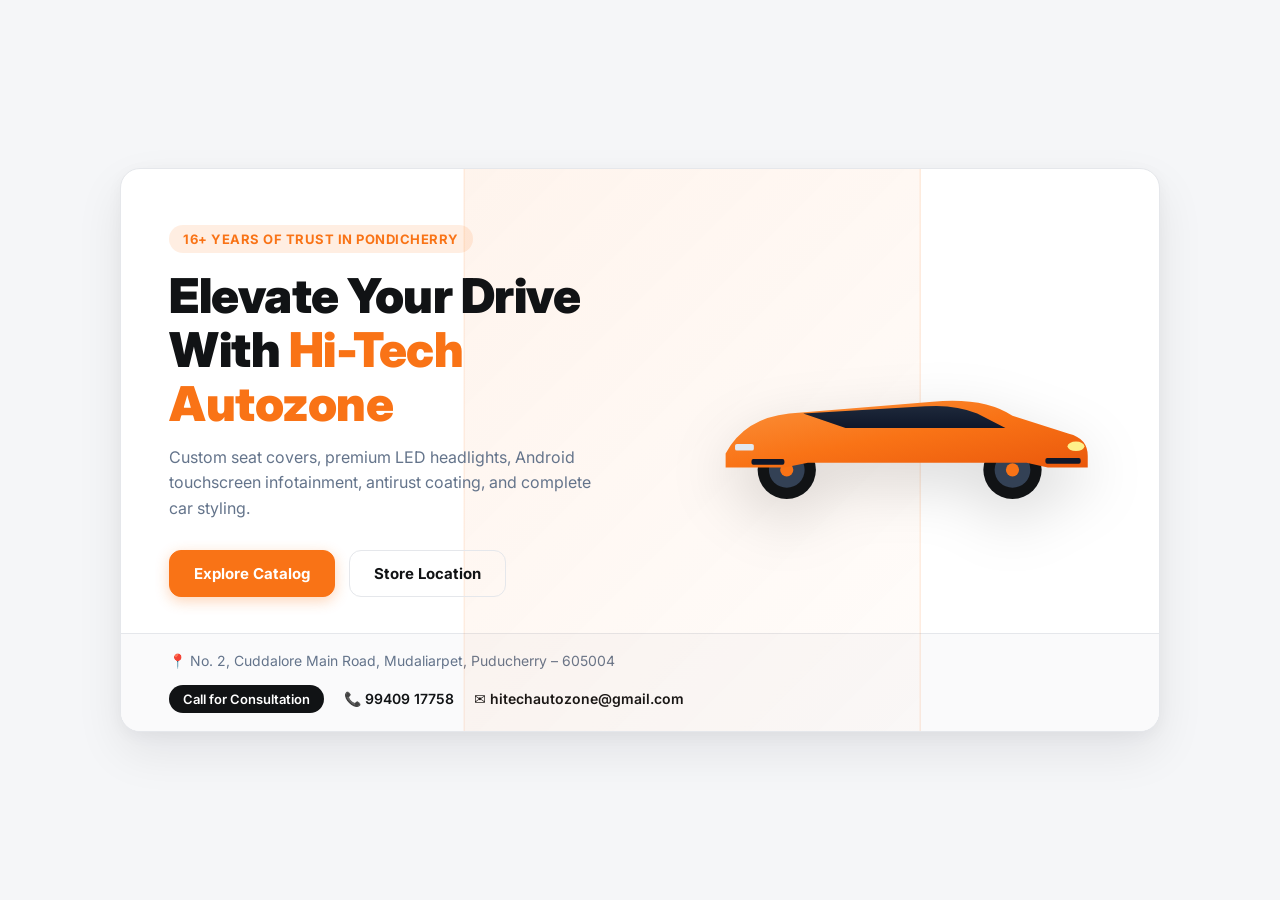
<file: demo.html>
<!DOCTYPE html>
<html lang="en">
<head>
  <meta charset="UTF-8" />
  <meta name="viewport" content="width=device-width, initial-scale=1" />
  <title>Exclusive Car Styling & Accessories | Hi-Tech Autozone Pondicherry</title>
  <link rel="preconnect" href="https://fonts.googleapis.com">
  <link rel="preconnect" href="https://fonts.gstatic.com" crossorigin>
  <link href="https://fonts.googleapis.com/css2?family=Inter:wght@400;600;700;800;900&display=swap" rel="stylesheet">
  <style>
    :root {
      --bg: #F5F6F8;
      --brand: #F97316;
      --brand-hover: #EA6C10;
      --ink: #111315;
      --muted: #64748B;
      --card: #FFFFFF;
      --border: #E5E7EB;
      --radius: 20px;
    }
    * { box-sizing: border-box; margin: 0; padding: 0; }
    body {
      font-family: 'Inter', system-ui, -apple-system, sans-serif;
      background: var(--bg);
      color: var(--ink);
      min-height: 100vh;
      display: grid;
      place-items: center;
      padding: 24px 16px;
    }
    .wrap {
      width: min(1040px, 94vw);
      background: var(--card);
      border-radius: var(--radius);
      box-shadow: 0 20px 48px rgba(17, 19, 21, 0.08), 0 4px 16px rgba(17, 19, 21, 0.04);
      position: relative;
      overflow: hidden;
      border: 1px solid var(--border);
    }
    .strip {
      position: absolute;
      inset: 0;
      width: 44%;
      background: linear-gradient(135deg, rgba(249, 115, 22, 0.08) 0%, rgba(249, 115, 22, 0.02) 100%);
      margin-inline: auto;
      left: 54%;
      transform: translateX(-50%);
      z-index: 0;
      border-left: 1px solid rgba(249, 115, 22, 0.15);
      border-right: 1px solid rgba(249, 115, 22, 0.15);
    }
    .content {
      position: relative;
      z-index: 1;
      padding: 56px 48px 36px;
      display: grid;
      grid-template-columns: 1.15fr 1fr;
      gap: 32px;
      align-items: center;
    }
    .badge {
      display: inline-flex;
      align-items: center;
      gap: 6px;
      background: rgba(249, 115, 22, 0.12);
      color: var(--brand);
      padding: 6px 14px;
      border-radius: 999px;
      font-size: 13px;
      font-weight: 700;
      letter-spacing: 0.5px;
      text-transform: uppercase;
      margin-bottom: 16px;
    }
    .copy h1 {
      font-weight: 900;
      font-size: clamp(30px, 4.2vw, 48px);
      line-height: 1.12;
      color: var(--ink);
      letter-spacing: -0.5px;
      margin-bottom: 14px;
    }
    .copy h1 .accent {
      color: var(--brand);
    }
    .copy .sub {
      color: var(--muted);
      font-size: 16px;
      line-height: 1.6;
      margin-bottom: 28px;
      max-width: 44ch;
    }
    .cta {
      display: flex;
      gap: 14px;
      align-items: center;
      flex-wrap: wrap;
    }
    .btn {
      display: inline-flex;
      align-items: center;
      justify-content: center;
      gap: 8px;
      background: var(--brand);
      color: #FFFFFF;
      text-decoration: none;
      padding: 13px 24px;
      border-radius: 12px;
      font-weight: 700;
      font-size: 15px;
      transition: all 0.25s ease;
      border: 1px solid var(--brand);
      box-shadow: 0 4px 14px rgba(249, 115, 22, 0.3);
      cursor: pointer;
    }
    .btn:hover {
      background: var(--brand-hover);
      transform: translateY(-2px);
      box-shadow: 0 8px 20px rgba(249, 115, 22, 0.4);
    }
    .btn.ghost {
      background: transparent;
      color: var(--ink);
      border: 1px solid var(--border);
      box-shadow: none;
    }
    .btn.ghost:hover {
      background: #F8F9FA;
      border-color: #CBD5E1;
      transform: translateY(-2px);
    }
    .stage {
      position: relative;
      display: grid;
      place-items: center;
    }
    .car {
      width: 100%;
      max-width: 460px;
      height: auto;
      filter: drop-shadow(0 20px 30px rgba(0, 0, 0, 0.15));
      animation: float 4s ease-in-out infinite;
    }
    @keyframes float {
      0%, 100% { transform: translateY(0); }
      50% { transform: translateY(-8px); }
    }
    .bar {
      display: flex;
      flex-wrap: wrap;
      gap: 16px;
      align-items: center;
      justify-content: space-between;
      padding: 18px 48px;
      border-top: 1px solid var(--border);
      background: #FAFAFB;
    }
    .meta {
      font-size: 14px;
      color: var(--muted);
      display: flex;
      align-items: center;
      gap: 8px;
    }
    .contact {
      display: flex;
      gap: 20px;
      align-items: center;
      font-weight: 600;
      font-size: 14px;
    }
    .contact a {
      color: var(--ink);
      text-decoration: none;
      transition: color 0.2s;
    }
    .contact a:hover {
      color: var(--brand);
    }
    .bubble {
      background: var(--ink);
      color: #FFFFFF;
      border-radius: 999px;
      padding: 6px 14px;
      font-size: 13px;
      font-weight: 600;
    }
    @media (max-width: 860px) {
      .content { grid-template-columns: 1fr; padding: 40px 24px; text-align: center; }
      .copy .sub { margin-inline: auto; }
      .cta { justify-content: center; }
      .strip { display: none; }
      .bar { padding: 18px 24px; flex-direction: column; text-align: center; }
    }
  </style>
</head>
<body>
  <main class="wrap" aria-label="Hi-Tech Autozone Car Accessories Showcase">
    <div class="strip" aria-hidden="true"></div>

    <section class="content">
      <div class="copy">
        <span class="badge">16+ Years of Trust in Pondicherry</span>
        <h1>
          Elevate Your Drive With <span class="accent">Hi-Tech Autozone</span>
        </h1>
        <p class="sub">Custom seat covers, premium LED headlights, Android touchscreen infotainment, antirust coating, and complete car styling.</p>
        <div class="cta">
          <a class="btn" href="index.html">Explore Catalog</a>
          <a class="btn ghost" href="contact.html">Store Location</a>
        </div>
      </div>

      <div class="stage">
        <svg class="car" viewBox="0 0 900 400" xmlns="http://www.w3.org/2000/svg" role="img" aria-label="Illustrated modern SUV with orange finish">
          <defs>
            <linearGradient id="carPaint" x1="0" y1="0" x2="1" y2="1">
              <stop offset="0%" stop-color="#FB923C"/>
              <stop offset="50%" stop-color="#F97316"/>
              <stop offset="100%" stop-color="#EA580C"/>
            </linearGradient>
            <linearGradient id="glass" x1="0" y1="0" x2="0" y2="1">
              <stop offset="0%" stop-color="#1E293B"/>
              <stop offset="100%" stop-color="#0F172A"/>
            </linearGradient>
          </defs>
          <!-- Tires and Wheels -->
          <circle cx="210" cy="325" r="62" fill="#111315"/>
          <circle cx="210" cy="325" r="38" fill="#334155"/>
          <circle cx="210" cy="325" r="14" fill="#F97316"/>
          <circle cx="690" cy="325" r="62" fill="#111315"/>
          <circle cx="690" cy="325" r="38" fill="#334155"/>
          <circle cx="690" cy="325" r="14" fill="#F97316"/>
          <!-- Car Body -->
          <path d="M80 290 Q120 215 215 205 L520 180 Q630 170 690 210 L810 248 Q850 258 850 295 L850 320 L765 320 L720 310 L255 310 L205 320 L80 320 Z" fill="url(#carPaint)"/>
          <!-- Windows -->
          <path d="M245 205 L505 190 Q565 185 615 205 L675 236 L335 236 Z" fill="url(#glass)"/>
          <!-- LED Headlights -->
          <ellipse cx="825" cy="275" rx="18" ry="10" fill="#FEF08A"/>
          <rect x="100" y="270" width="40" height="14" rx="4" fill="#E2E8F0"/>
          <!-- Bumpers and Skirts -->
          <rect x="760" y="300" width="75" height="12" rx="4" fill="#0F172A"/>
          <rect x="135" y="302" width="70" height="12" rx="4" fill="#0F172A"/>
        </svg>
      </div>
    </section>

    <div class="bar">
      <div class="meta">
        📍 No. 2, Cuddalore Main Road, Mudaliarpet, Puducherry – 605004
      </div>
      <div class="contact">
        <span class="bubble">Call for Consultation</span>
        <a href="tel:9940917758">📞 99409 17758</a>
        <a href="mailto:hitechautozone@gmail.com">✉️ hitechautozone@gmail.com</a>
      </div>
    </div>
  </main>
</body>
</html>
</file>
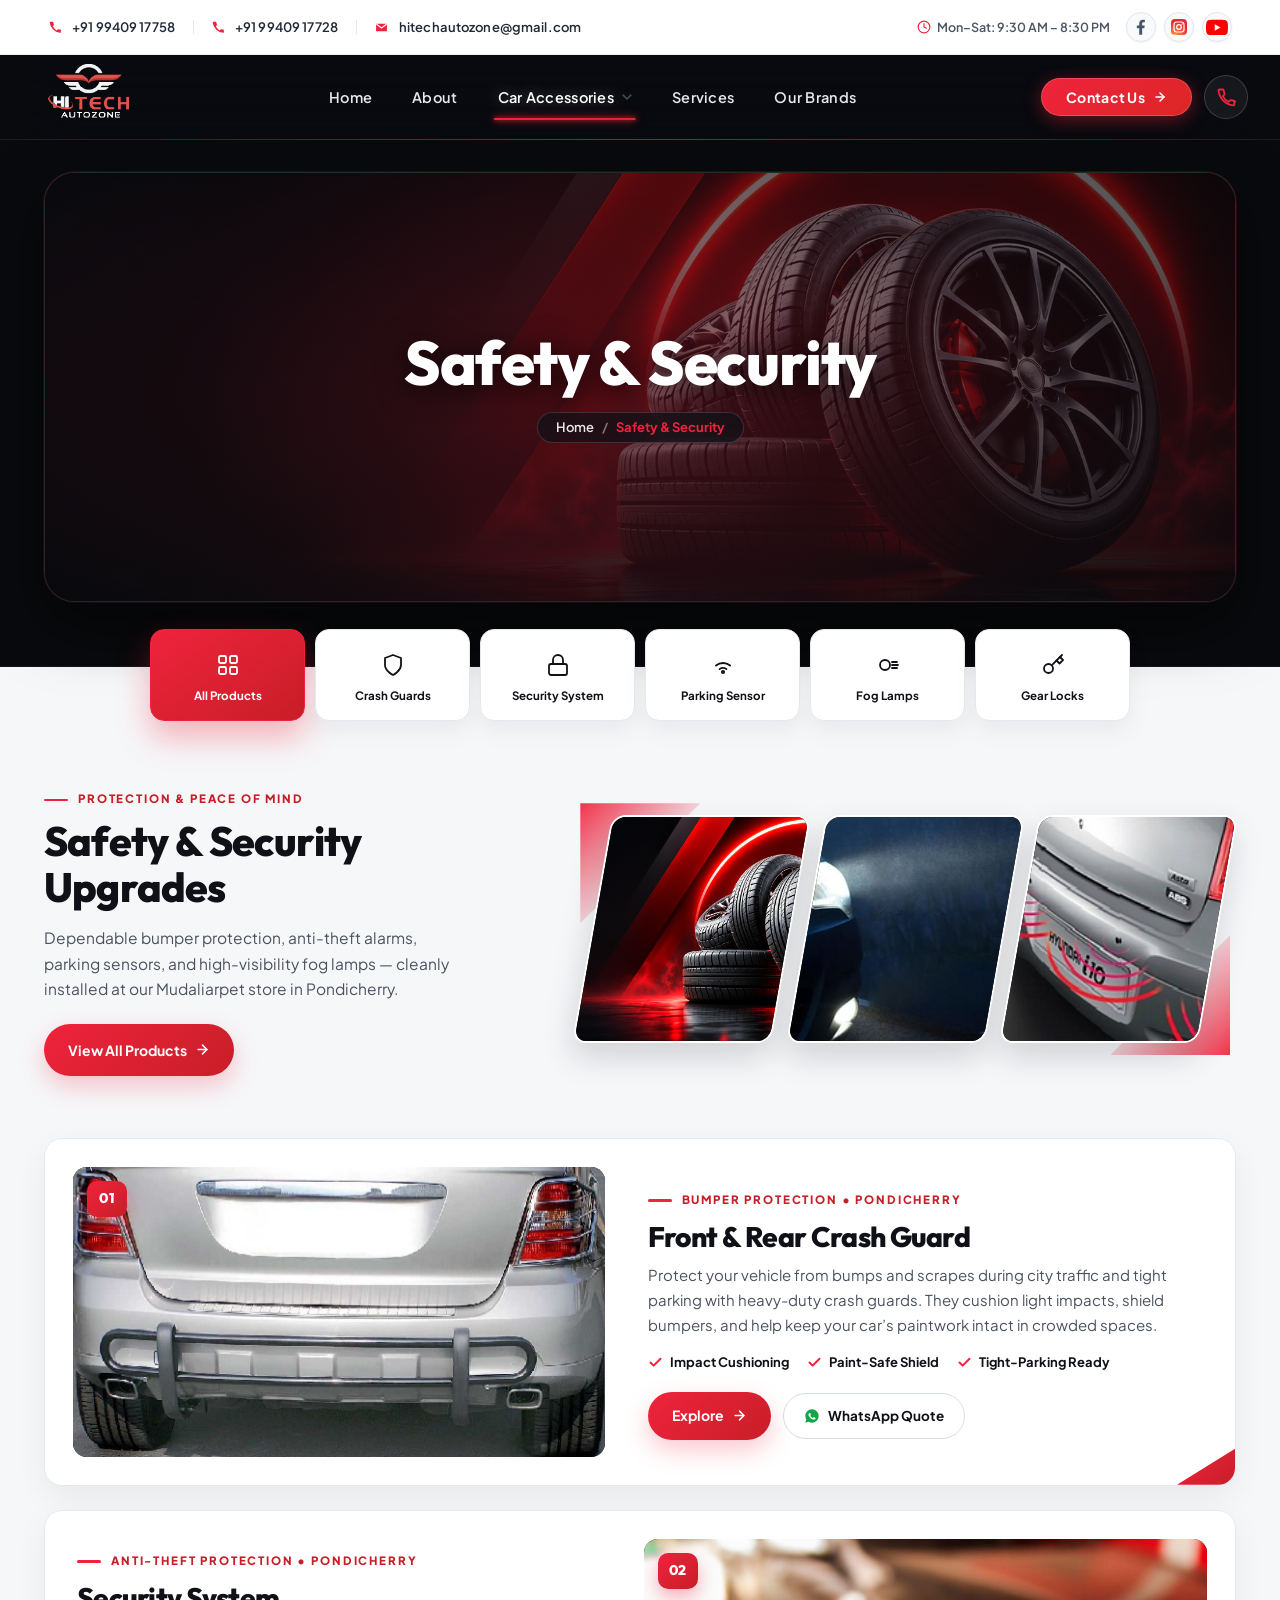
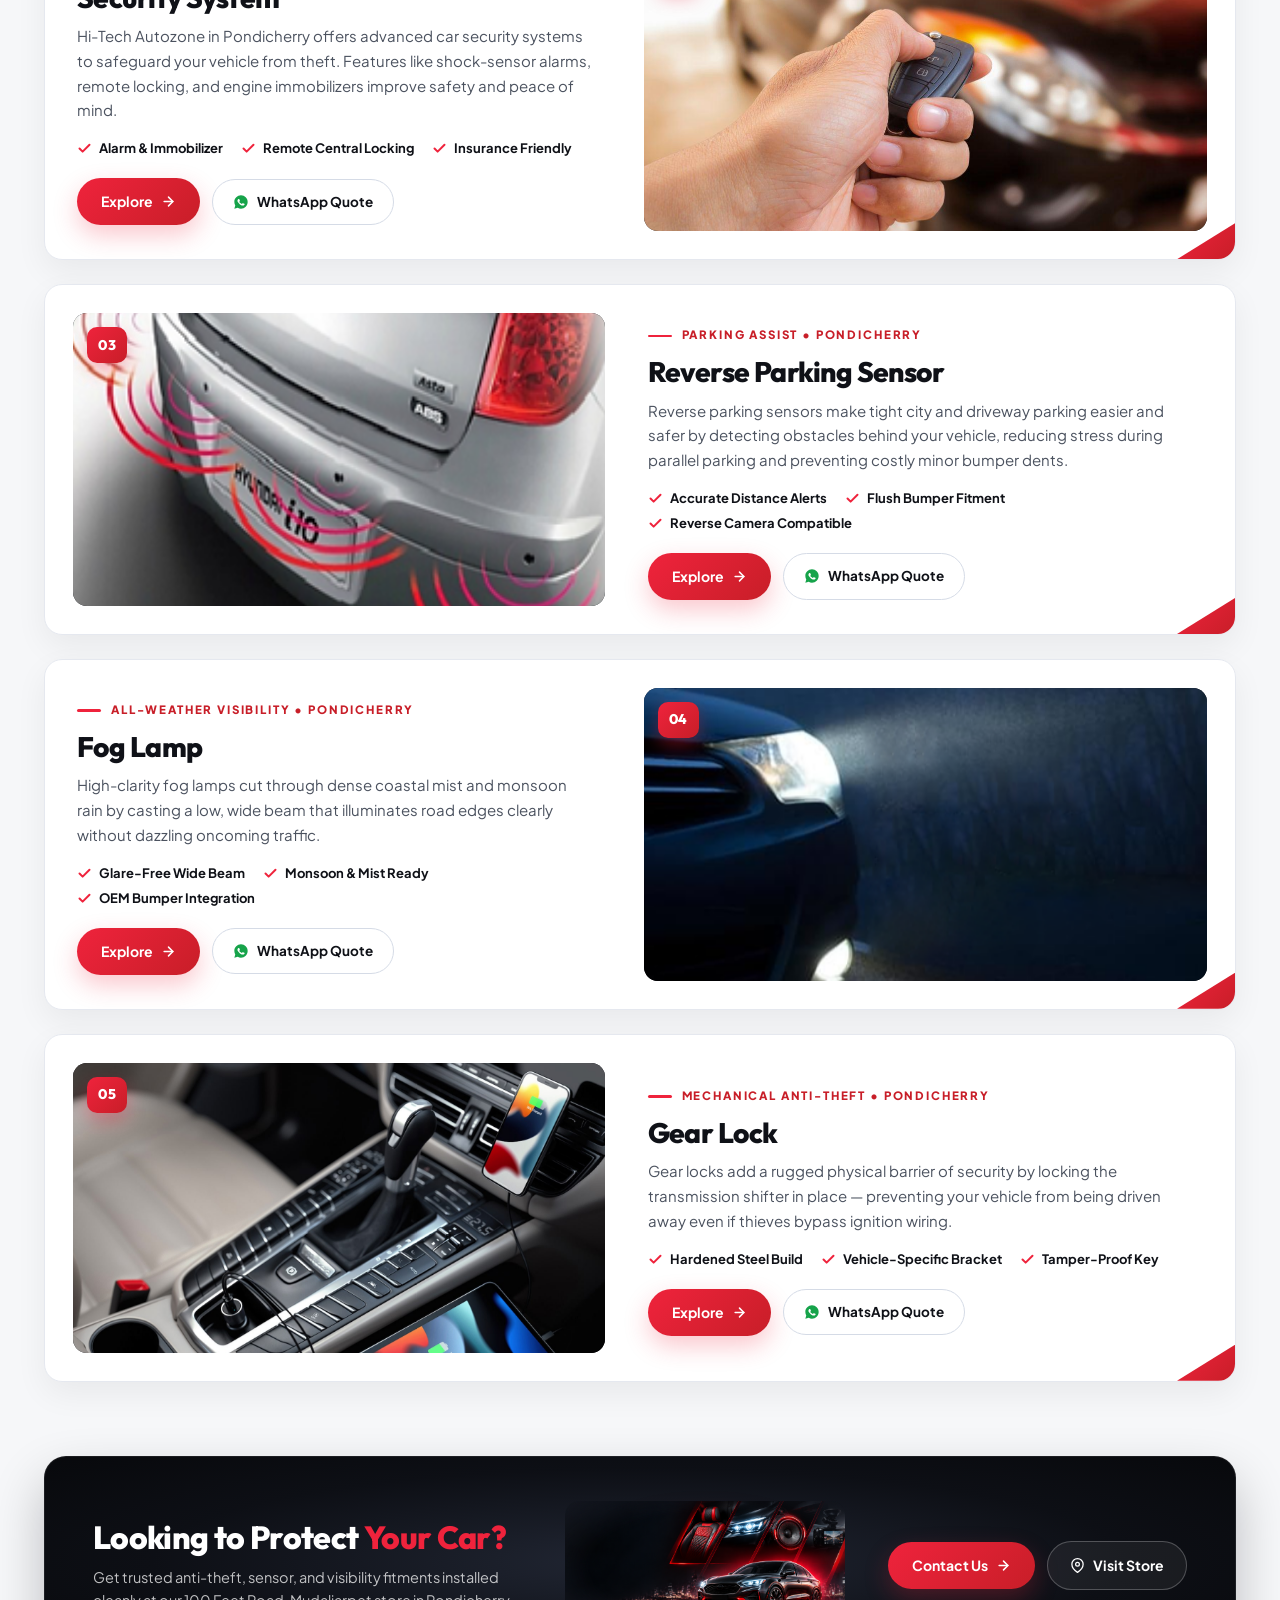
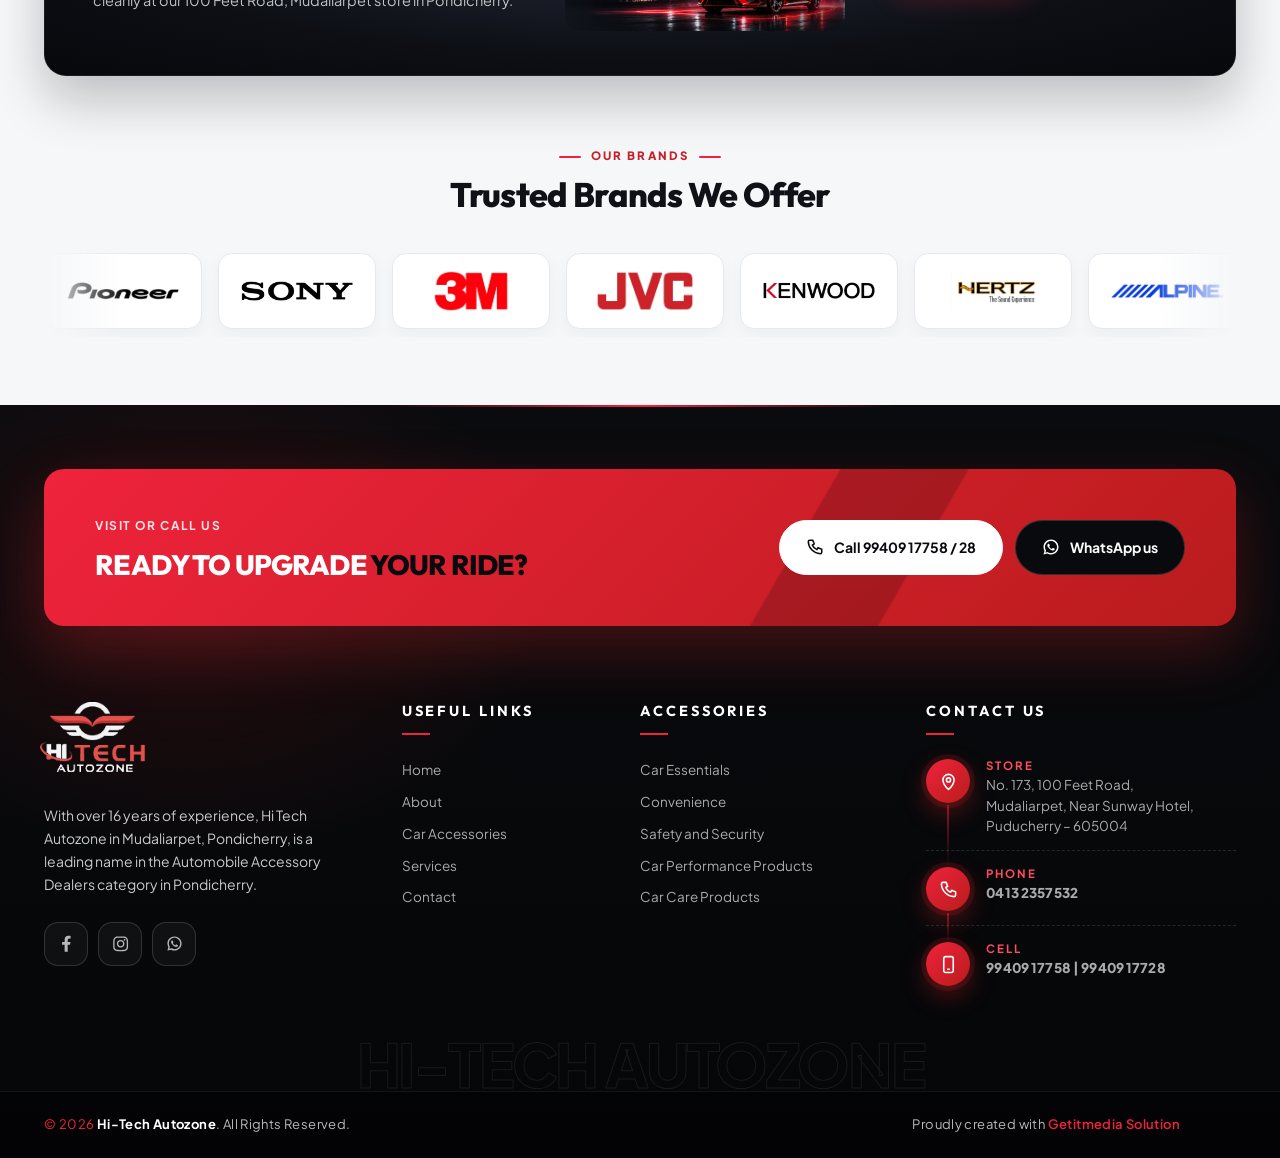
<file: safetysecurity.html>
<!doctype html>
<html lang="en">


<head>
  <meta charset="utf-8">
  <title>Safety & Security Accessories | Hi-Tech Autozone Pondicherry</title>
  <meta name="description" content="Car Safety & Security Accessories in Pondicherry – Dash cams, reverse parking sensors, GPS trackers, fog lamps and central locking at Hi-Tech Autozone.">
  <meta name="viewport" content="width=device-width, initial-scale=1">
  <link rel="shortcut icon" type="image/x-icon" href="assets/img/favicon.ico?v=2">
  <link rel="icon" type="image/png" sizes="32x32" href="assets/img/favicon-32x32.png?v=2">
  <link rel="icon" type="image/png" sizes="16x16" href="assets/img/favicon-16x16.png?v=2">
  <link rel="apple-touch-icon" sizes="180x180" href="assets/img/apple-touch-icon.png?v=2">
    
   <!-- ======= All CSS Plugins here ======== -->
  <link rel="stylesheet" href="assets/css/plugins/swiper-bundle.min.css">
  <link rel="stylesheet" href="assets/css/plugins/glightbox.min.css">
  <link rel="preconnect" href="https://fonts.googleapis.com">
  <link rel="preconnect" href="https://fonts.gstatic.com" crossorigin>
  <link href="https://fonts.googleapis.com/css2?family=Archivo:wdth,wght@62..125,100..900&family=Outfit:wght@500;600;700;800;900&family=Plus+Jakarta+Sans:wght@400;500;600;700;800&display=swap" rel="stylesheet">

  <!-- Plugin css -->
  <link rel="stylesheet" href="assets/css/vendor/bootstrap.min.css">

  <!-- Custom Style CSS -->
  <link rel="stylesheet" href="assets/css/style.css">
  <link rel="stylesheet" href="assets/css/main.css">
  <link rel="stylesheet" href="assets/css/premium-2026.css?v=30">
  <link rel="stylesheet" href="assets/css/redesign-2026.css?v=26">
  <link rel="stylesheet" href="assets/css/caressentials-2026.css?v=40">


</head>

<body class="caressentials-page">

    <!-- Start preloader -->
    <div id="preloader">
        <div id="ctn-preloader" class="ctn-preloader">
            <div class="animation-preloader">
                <div class="spinner"></div>
                <div class="txt-loading">
                    <span data-text-preloader="L" class="letters-loading">
                        L
                    </span>
                    
                    <span data-text-preloader="O" class="letters-loading">
                        O
                    </span>
                    
                    <span data-text-preloader="A" class="letters-loading">
                        A
                    </span>
                    
                    <span data-text-preloader="D" class="letters-loading">
                        D
                    </span>
                    
                    <span data-text-preloader="I" class="letters-loading">
                        I
                    </span>
                    
                    <span data-text-preloader="N" class="letters-loading">
                        N
                    </span>
                    
                    <span data-text-preloader="G" class="letters-loading">
                        G
                    </span>
                </div>
            </div>	

            <div class="loader-section section-left"></div>
            <div class="loader-section section-right"></div>
        </div>
    </div>
    <!-- End preloader -->

    <!-- Start header area -->
    <header class="header__section">
        <div class="header__topbar">
            <div class="container-fluid">
                <div class="header__topbar--inner d-flex align-items-center justify-content-between">
                                        <ul class="header__topbar--info d-none d-lg-flex align-items-center">
                        <li class="header__info--list">
                            <a class="header__info--link" href="tel:9940917758" title="Call +91 99409 17758">
                                <svg class="hz-top-ico" width="14" height="14" viewBox="0 0 24 24" fill="none" xmlns="http://www.w3.org/2000/svg">
                                    <path d="M22 16.92V21a1 1 0 0 1-1.09 1A19.91 19.91 0 0 1 3 4.09 1 1 0 0 1 4 3h4.09a1 1 0 0 1 1 .75l1.1 4.42a1 1 0 0 1-.29.95L8.21 10.91a16 16 0 0 0 6.88 6.88l1.79-1.79a1 1 0 0 1 .95-.29l4.42 1.1a1 1 0 0 1 .75 1z" fill="#EF233C"/>
                                </svg>
                                <span>+91 99409 17758</span>
                            </a>
                        </li>
                        <li class="header__info--list">
                            <a class="header__info--link" href="tel:9940917728" title="Call +91 99409 17728">
                                <svg class="hz-top-ico" width="14" height="14" viewBox="0 0 24 24" fill="none" xmlns="http://www.w3.org/2000/svg">
                                    <path d="M22 16.92V21a1 1 0 0 1-1.09 1A19.91 19.91 0 0 1 3 4.09 1 1 0 0 1 4 3h4.09a1 1 0 0 1 1 .75l1.1 4.42a1 1 0 0 1-.29.95L8.21 10.91a16 16 0 0 0 6.88 6.88l1.79-1.79a1 1 0 0 1 .95-.29l4.42 1.1a1 1 0 0 1 .75 1z" fill="#EF233C"/>
                                </svg>
                                <span>+91 99409 17728</span>
                            </a>
                        </li>
                        <li class="header__info--list">
                            <a class="header__info--link" href="mailto:hitechautozone@gmail.com" title="Email Hi-Tech Autozone">
                                <svg class="hz-top-ico" width="15" height="13" viewBox="0 0 24 24" fill="none" xmlns="http://www.w3.org/2000/svg">
                                    <path d="M3 5h18a1 1 0 0 1 1 1v12a1 1 0 0 1-1 1H3a1 1 0 0 1-1-1V6a1 1 0 0 1 1-1z" fill="#EF233C"/>
                                    <path d="M3 6l9 7 9-7" stroke="#FFFFFF" stroke-width="2" stroke-linecap="round" stroke-linejoin="round"/>
                                </svg>
                                <span>hitechautozone@gmail.com</span>
                            </a>
                        </li>
                    </ul>
                    <div class="header__top--right d-flex align-items-center">
                        <span class="hz-top-hours d-none d-xl-inline-flex">
                            <svg width="14" height="14" viewBox="0 0 24 24" fill="none" stroke="#EF233C" stroke-width="2" stroke-linecap="round" stroke-linejoin="round"><circle cx="12" cy="12" r="10"/><polyline points="12 6 12 12 16 14"/></svg>
                            Mon–Sat: 9:30 AM – 8:30 PM
                        </span>
                        <ul class="social__share d-flex align-items-center">
                            <li class="social__share--list">
                                <a class="social__share--icon" target="_blank" rel="noopener noreferrer" href="https://www.facebook.com/p/Hitechautozone-pondicherry-100066912985114/" aria-label="Facebook">
                                    <svg width="10" height="16" viewBox="0 0 9 15" fill="none" xmlns="http://www.w3.org/2000/svg" aria-hidden="true">
                                        <path d="M7.62891 8.625L8.01172 6.10938H5.57812V4.46875C5.57812 3.75781 5.90625 3.10156 7 3.10156H8.12109V0.941406C8.12109 0.941406 7.10938 0.75 6.15234 0.75C4.15625 0.75 2.84375 1.98047 2.84375 4.16797V6.10938H0.601562V8.625H2.84375V14.75H5.57812V8.625H7.62891Z" fill="#475569"/>
                                    </svg>
                                </a>
                            </li>
                            <li class="social__share--list">
                                <a class="social__share--icon" target="_blank" rel="noopener noreferrer" href="https://www.instagram.com/hitechautozone_pondicherry/" aria-label="Instagram">
                                    <svg width="16" height="16" viewBox="0 0 24 24" fill="none" xmlns="http://www.w3.org/2000/svg" aria-hidden="true">
                                        <defs>
                                            <radialGradient id="hz-ig-badge-grad" cx="25%" cy="108%" r="140%">
                                                <stop offset="0%" stop-color="#FFDC80"/>
                                                <stop offset="15%" stop-color="#F77737"/>
                                                <stop offset="35%" stop-color="#F56040"/>
                                                <stop offset="65%" stop-color="#FD1D1D"/>
                                                <stop offset="100%" stop-color="#C13584"/>
                                            </radialGradient>
                                        </defs>
                                        <rect width="24" height="24" rx="6" fill="url(#hz-ig-badge-grad)"/>
                                        <rect x="4.5" y="4.5" width="15" height="15" rx="4" stroke="#FFFFFF" stroke-width="1.8"/>
                                        <circle cx="12" cy="12" r="3.5" stroke="#FFFFFF" stroke-width="1.8"/>
                                        <circle cx="16.5" cy="7.5" r="1" fill="#FFFFFF"/>
                                    </svg>
                                </a>
                            </li>
                            <li class="social__share--list">
                                <a class="social__share--icon" target="_blank" rel="noopener noreferrer" href="https://www.youtube.com/@hi-techautozone2502" aria-label="YouTube">
                                    <svg width="22" height="16" viewBox="0 0 24 17" fill="none" xmlns="http://www.w3.org/2000/svg" aria-hidden="true">
                                        <path fill-rule="evenodd" clip-rule="evenodd" d="M23.498 3.186a3.016 3.016 0 0 0-2.122-2.136C19.505.5 12 .5 12 .5s-7.505 0-9.377.55A3.016 3.016 0 0 0 .502 3.186C0 5.07 0 9 0 9s0 3.93.502 5.814a3.016 3.016 0 0 0 2.122 2.136c1.871.55 9.376.55 9.376.55s7.505 0 9.377-.55a3.015 3.015 0 0 0 2.122-2.136C24 12.93 24 9 24 9s0-3.93-.502-5.814z" fill="#FF0000"/>
                                        <path d="M9.545 12.568V5.432L15.818 9l-6.273 3.568z" fill="#FFFFFF"/>
                                    </svg>
                                </a>
                            </li>
                        </ul>
                    </div>
                </div>
            </div>
        </div>
        <div class="main__header header__sticky">
            <div class="container-fluid">
                <div class="main__header--inner position__relative d-flex justify-content-between align-items-center">
                    <div class="offcanvas__header--menu__open d-lg-none">
                        <a class="offcanvas__header--menu__open--btn" href="javascript:void(0)" data-offcanvas>
                            <svg xmlns="http://www.w3.org/2000/svg" class="ionicon offcanvas__header--menu__open--svg" viewBox="0 0 512 512"><path fill="currentColor" stroke="currentColor" stroke-linecap="round" stroke-miterlimit="10" stroke-width="32" d="M80 160h352M80 256h352M80 352h352"/></svg>
                            <span class="visually-hidden">Offcanvas Menu Open</span>
                        </a>
                    </div>
                    <div class="main__logo">
                        <h1 class="main__logo--title m-0"><a class="main__logo--link" href="index.html"><img class="main__logo--img" src="assets/img/logo/hi-go-light.png" alt="Hi-Tech Autozone" width="180" height="90"></a></h1>
                    </div>
                    <div class="header__menu style3 d-none d-lg-block">
                        <nav class="header__menu--navigation">
                            <ul class="header__menu--wrapper d-flex align-items-center">
                                <li class="header__menu--items">
                                    <a class="header__menu--link" href="index.html">Home</a>
                                </li>
                                <li class="header__menu--items">
                                    <a class="header__menu--link " href="about.html">About</a>
                                </li>
                                <li class="header__menu--items">
                                    <a class="header__menu--link active" href="caressentials.html">
                                        Car Accessories
                                        <svg class="menu__arrowdown--icon" xmlns="http://www.w3.org/2000/svg" width="10" height="6" viewBox="0 0 12 7.41">
                                            <path d="M16.59,8.59,12,13.17,7.41,8.59,6,10l6,6,6-6Z" transform="translate(-6 -8.59)" fill="currentColor"/>
                                        </svg>
                                    </a>
                                    <ul class="header__sub--menu">
                                        <li class="header__sub--menu__items"><a href="caressentials.html" class="header__sub--menu__link ">CAR ESSENTIALS</a></li>
                                        <li class="header__sub--menu__items"><a href="convenience.html" class="header__sub--menu__link ">CONVENIENCE</a></li>
                                        <li class="header__sub--menu__items"><a href="safetysecurity.html" class="header__sub--menu__link active">SAFETY AND SECURITY</a></li>
                                        <li class="header__sub--menu__items"><a href="carstyle.html" class="header__sub--menu__link ">CAR STYLES</a></li>
                                        <li class="header__sub--menu__items"><a href="carperformance.html" class="header__sub--menu__link ">CAR PERFORMANCE PRODUCT</a></li>
                                        <li class="header__sub--menu__items"><a href="carcareproduct.html" class="header__sub--menu__link ">CAR CARE PRODUCT</a></li>
                                    </ul>
                                </li>
                                <li class="header__menu--items">
                                    <a class="header__menu--link " href="blog.html">Services</a>
                                </li>
                                <li class="header__menu--items">
                                    <a class="header__menu--link " href="brands.html">Our Brands</a>
                                </li>
                            </ul>
                        </nav>
                    </div>
                    <div class="header__actions d-flex align-items-center">
                        <a class="hz-nav-contact-btn d-none d-sm-inline-flex" href="contact.html">
                            <span>Contact Us</span>
                            <svg width="14" height="14" viewBox="0 0 24 24" fill="none" stroke="currentColor" stroke-width="2.5" stroke-linecap="round" stroke-linejoin="round"><line x1="5" y1="12" x2="19" y2="12"/><polyline points="12 5 19 12 12 19"/></svg>
                        </a>
                        <a class="hz-nav-phone-btn" href="tel:9940917758" aria-label="Call Hi-Tech Autozone" title="Call 99409 17758">
                            <svg width="20" height="20" viewBox="0 0 24 24" fill="none" xmlns="http://www.w3.org/2000/svg">
                                <path d="M22 16.92V21a1 1 0 0 1-1.09 1A19.91 19.91 0 0 1 3 4.09 1 1 0 0 1 4 3h4.09a1 1 0 0 1 1 .75l1.1 4.42a1 1 0 0 1-.29.95L8.21 10.91a16 16 0 0 0 6.88 6.88l1.79-1.79a1 1 0 0 1 .95-.29l4.42 1.1a1 1 0 0 1 .75 1z" stroke="#EF233C" stroke-width="2.2" stroke-linecap="round" stroke-linejoin="round"/>
                            </svg>
                        </a>
                    </div>
                </div>
            </div>
        </div>
        <!-- Start Offcanvas header menu -->
        <div class="offcanvas__header" role="dialog" aria-modal="true" aria-label="Mobile Navigation">
            <div class="offcanvas__inner">
                <div class="offcanvas__logo">
                    <a class="offcanvas__logo_link" href="index.html">
                        <img src="assets/img/logo/hi-go-light.png" alt="Hi-Tech Autozone" width="144" height="72">
                    </a>
                    <button class="offcanvas__close--btn" type="button" data-offcanvas aria-label="Close navigation menu">
                        <svg width="18" height="18" viewBox="0 0 24 24" fill="none" stroke="currentColor" stroke-width="2.2" stroke-linecap="round" stroke-linejoin="round" aria-hidden="true">
                            <line x1="18" y1="6" x2="6" y2="18"/>
                            <line x1="6" y1="6" x2="18" y2="18"/>
                        </svg>
                    </button>
                </div>

                <nav class="offcanvas__menu" aria-label="Primary Mobile Navigation">
                    <ul class="offcanvas__menu_ul">
                        <li class="offcanvas__menu_li">
                            <a class="offcanvas__menu_item" href="index.html">Home</a>
                        </li>
                        <li class="offcanvas__menu_li">
                            <a class="offcanvas__menu_item" href="about.html">About Us</a>
                        </li>
                        <li class="offcanvas__menu_li hz-drawer__has-sub">
                            <a class="offcanvas__menu_item" href="caressentials.html">Car Accessories</a>
                            <ul class="offcanvas__sub_menu">
                                <li class="offcanvas__sub_menu_li"><a href="caressentials.html" class="offcanvas__sub_menu_item">Car Essentials</a></li>
                                <li class="offcanvas__sub_menu_li"><a href="convenience.html" class="offcanvas__sub_menu_item">Convenience</a></li>
                                <li class="offcanvas__sub_menu_li"><a href="safetysecurity.html" class="offcanvas__sub_menu_item">Safety &amp; Security</a></li>
                                <li class="offcanvas__sub_menu_li"><a href="carstyle.html" class="offcanvas__sub_menu_item">Car Styles</a></li>
                                <li class="offcanvas__sub_menu_li"><a href="carperformance.html" class="offcanvas__sub_menu_item">Car Performance</a></li>
                                <li class="offcanvas__sub_menu_li"><a href="carcareproduct.html" class="offcanvas__sub_menu_item">Car Care Products</a></li>
                            </ul>
                        </li>
                        <li class="offcanvas__menu_li">
                            <a class="offcanvas__menu_item" href="blog.html">Services</a>
                        </li>
                        <li class="offcanvas__menu_li">
                            <a class="offcanvas__menu_item" href="brands.html">Our Brands</a>
                        </li>
                        <li class="offcanvas__menu_li">
                            <a class="offcanvas__menu_item" href="contact.html">Contact</a>
                        </li>
                    </ul>
                </nav>

                <div class="hz-drawer__foot">
                    <div class="hz-drawer__ctas">
                        <a class="hz-drawer__cta hz-drawer__cta--call" href="tel:9940917758">
                            <svg width="16" height="16" viewBox="0 0 24 24" fill="none" stroke="currentColor" stroke-width="2.2" stroke-linecap="round" stroke-linejoin="round" aria-hidden="true"><path d="M22 16.92v3a2 2 0 0 1-2.18 2 19.79 19.79 0 0 1-8.63-3.07 19.5 19.5 0 0 1-6-6 19.79 19.79 0 0 1-3.07-8.67A2 2 0 0 1 4.11 2h3a2 2 0 0 1 2 1.72 12.84 12.84 0 0 0 .7 2.81 2 2 0 0 1-.45 2.11L8.09 9.91a16 16 0 0 0 6 6l1.27-1.27a2 2 0 0 1 2.11-.45 12.84 12.84 0 0 0 2.81.7A2 2 0 0 1 22 16.92z"/></svg>
                            <span>Call Us</span>
                        </a>
                        <a class="hz-drawer__cta hz-drawer__cta--wa" target="_blank" rel="noopener noreferrer" href="https://wa.me/919940917758?text=Hello%20Hi-Tech%20Autozone,%20I%20would%20like%20to%20enquire%20about%20car%20accessories.">
                            <svg width="16" height="16" viewBox="0 0 32 32" fill="currentColor" aria-hidden="true"><path d="M16.001 2.667c-7.364 0-13.333 5.969-13.333 13.333 0 2.367.62 4.642 1.802 6.662L2.667 29.333l6.86-1.785a13.24 13.24 0 0 0 6.474 1.707h.001C23.365 29.255 29.333 23.285 29.333 16c0-7.364-5.969-13.333-13.333-13.333zm0 24a10.66 10.66 0 0 1-5.409-1.493l-.388-.231-4.073 1.06 1.087-3.974-.251-.41a10.613 10.613 0 0 1-1.618-5.656c0-5.891 4.776-10.667 10.667-10.667S26.667 10.109 26.667 16s-4.776 10.667-10.666 10.667z"/></svg>
                            <span>WhatsApp</span>
                        </a>
                    </div>
                    <div class="hz-drawer__hours">Mon–Sat &bull; 9:30 AM – 8:30 PM</div>
                </div>
            </div>
        </div>
        <!-- End Offcanvas header menu -->

        <!-- Start Offcanvas stikcy toolbar -->

        <!-- End Offcanvas stikcy toolbar -->

        <!-- Start offCanvas minicart -->
  
        <!-- End offCanvas minicart -->

        <!-- Start serch box area -->

        <!-- End serch box area -->
        
    </header>
    <!-- End header area -->

    <main class="main__content_wrapper">

        <!-- ==================== 01 CINEMATIC FLOATING HERO CARD ==================== -->
        <section class="ce-hero-wrap">
            <div class="container">
                <div class="ce-hero-card ce-hero-card--safety hz-reveal" data-reveal="up">
                    <div class="ce-hero-card__overlay"></div>
                    <div class="ce-hero-card__content">
                        <h1 class="ce-hero-card__title">Safety &amp; Security</h1>
                        <ul class="ce-hero-breadcrumb" aria-label="Breadcrumb">
                            <li><a href="index.html">Home</a></li>
                            <li class="ce-crumb-sep" aria-hidden="true">/</li>
                            <li class="ce-crumb-current">Safety &amp; Security</li>
                        </ul>
                    </div>
                </div>
            </div>
        </section>

        <!-- ==================== 02 6-TILE CATEGORY SELECTOR ==================== -->
        <nav class="ce-cat-band" aria-label="Safety & Security Category Filter">
            <div class="container">
                <div class="ce-cat-grid ce-cat-grid--6" role="tablist" aria-label="Filter safety & security accessories by category">
                    <button type="button" class="ce-cat-tile is-active" data-filter="all" aria-pressed="true">
                        <span class="ce-cat-tile__icon" aria-hidden="true">
                            <svg viewBox="0 0 24 24" fill="none" stroke-width="1.8" stroke-linecap="round" stroke-linejoin="round"><rect x="3" y="3" width="7" height="7" rx="1.5"/><rect x="14" y="3" width="7" height="7" rx="1.5"/><rect x="3" y="14" width="7" height="7" rx="1.5"/><rect x="14" y="14" width="7" height="7" rx="1.5"/></svg>
                        </span>
                        <span class="ce-cat-tile__label">All Products</span>
                    </button>

                    <button type="button" class="ce-cat-tile" data-filter="ss-01" aria-pressed="false">
                        <span class="ce-cat-tile__icon" aria-hidden="true">
                            <svg viewBox="0 0 24 24" fill="none" stroke-width="1.8" stroke-linecap="round" stroke-linejoin="round"><path d="M12 22s8-4 8-10V5l-8-3-8 3v7c0 6 8 10 8 10z"/></svg>
                        </span>
                        <span class="ce-cat-tile__label">Crash Guards</span>
                    </button>

                    <button type="button" class="ce-cat-tile" data-filter="ss-02" aria-pressed="false">
                        <span class="ce-cat-tile__icon" aria-hidden="true">
                            <svg viewBox="0 0 24 24" fill="none" stroke-width="1.8" stroke-linecap="round" stroke-linejoin="round"><rect x="3" y="11" width="18" height="11" rx="2"/><path d="M7 11V7a5 5 0 0 1 10 0v4"/></svg>
                        </span>
                        <span class="ce-cat-tile__label">Security System</span>
                    </button>

                    <button type="button" class="ce-cat-tile" data-filter="ss-03" aria-pressed="false">
                        <span class="ce-cat-tile__icon" aria-hidden="true">
                            <svg viewBox="0 0 24 24" fill="none" stroke-width="1.8" stroke-linecap="round" stroke-linejoin="round"><path d="M5 12.55a11 11 0 0 1 14.08 0"/><path d="M8.53 16.11a6 6 0 0 1 6.95 0"/><circle cx="12" cy="19" r="1.2"/></svg>
                        </span>
                        <span class="ce-cat-tile__label">Parking Sensor</span>
                    </button>

                    <button type="button" class="ce-cat-tile" data-filter="ss-04" aria-pressed="false">
                        <span class="ce-cat-tile__icon" aria-hidden="true">
                            <svg viewBox="0 0 24 24" fill="none" stroke-width="1.8" stroke-linecap="round" stroke-linejoin="round"><circle cx="9" cy="12" r="5"/><path d="M16 9h5"/><path d="M16 12h6"/><path d="M16 15h5"/></svg>
                        </span>
                        <span class="ce-cat-tile__label">Fog Lamps</span>
                    </button>

                    <button type="button" class="ce-cat-tile" data-filter="ss-05" aria-pressed="false">
                        <span class="ce-cat-tile__icon" aria-hidden="true">
                            <svg viewBox="0 0 24 24" fill="none" stroke-width="1.8" stroke-linecap="round" stroke-linejoin="round"><circle cx="7.5" cy="15.5" r="4.5"/><path d="m21 2-9.6 9.6"/><path d="m15.5 7.5 3 3L22 7l-3-3"/></svg>
                        </span>
                        <span class="ce-cat-tile__label">Gear Locks</span>
                    </button>
                </div>
            </div>
        </nav>

        <!-- ==================== 03 OUR RANGE SPLIT + SKEWED PANELS ==================== -->
        <section class="ce-range" id="ce-range">
            <div class="container">
                <div class="ce-range__grid">
                    <div class="ce-range__copy" data-reveal="left">
                        <span class="ce-eyebrow-line">Protection &amp; Peace of Mind</span>
                        <h2 class="ce-range__title">Safety &amp; Security Upgrades</h2>
                        <p class="ce-range__desc">Dependable bumper protection, anti-theft alarms, parking sensors, and high-visibility fog lamps &mdash; cleanly installed at our Mudaliarpet store in Pondicherry.</p>
                        <button type="button" class="ce-btn-red" id="ceViewAllBtn">
                            View All Products
                            <svg viewBox="0 0 24 24" fill="none" stroke="currentColor" stroke-width="2.4" stroke-linecap="round" stroke-linejoin="round" aria-hidden="true"><path d="M5 12h14"/><path d="m12 5 7 7-7 7"/></svg>
                        </button>
                    </div>

                    <div class="ce-range__skew-wrap" data-reveal="right">
                        <span class="ce-range__accent-tl" aria-hidden="true"></span>
                        <span class="ce-range__accent-br" aria-hidden="true"></span>
                        <div class="ce-range__skew-grid">
                            <div class="ce-skew-panel">
                                <img src="assets/img/hero_sec/hero-slide-3.png" alt="Car safety braking and grip performance accessories">
                            </div>
                            <div class="ce-skew-panel">
                                <img src="assets/img/servce/service-2/service-3/s-3-4.png" alt="All-weather automotive fog lamps illuminating dark road">
                            </div>
                            <div class="ce-skew-panel">
                                <img src="assets/img/servce/service-2/service-3/s-3-3.png" alt="Rear bumper reverse parking sensor obstacle detection">
                            </div>
                        </div>
                    </div>
                </div>
            </div>
        </section>

        <!-- ==================== 04 ALTERNATING 01-05 SAFETY CARDS ==================== -->
        <section class="ce-catalog" id="ce-catalog">
            <div class="container">
                <div class="ce-filter-status" id="ceFilterStatus" hidden>
                    <p class="ce-filter-status__text">Showing Category: <span id="ceFilterName">All Products</span></p>
                    <button type="button" class="ce-filter-reset" id="ceFilterReset">Show All 5 Products</button>
                </div>

                <div class="ce-catalog__list">

                    <!-- 01 Front & Rear Crash Guard -->
                    <article class="ce-card" id="ss-01" data-category="ss-01" data-label="Front &amp; Rear Crash Guard" data-reveal="left">
                        <div class="ce-card__media ce-card__media--photo">
                            <span class="ce-card__num">01</span>
                            <img src="assets/img/servce/service-2/service-3/s-3-1.jpg" alt="Front and rear foam-filled bumper crash guard protection">
                        </div>
                        <div class="ce-card__body">
                            <span class="ce-eyebrow-line">Bumper Protection &bull; Pondicherry</span>
                            <h2 class="ce-card__title">Front &amp; Rear Crash Guard</h2>
                            <p class="ce-card__desc">Protect your vehicle from bumps and scrapes during city traffic and tight parking with heavy-duty crash guards. They cushion light impacts, shield bumpers, and help keep your car&rsquo;s paintwork intact in crowded spaces.</p>
                            <ul class="ce-highlights" role="list">
                                <li>Impact Cushioning</li>
                                <li>Paint-Safe Shield</li>
                                <li>Tight-Parking Ready</li>
                            </ul>
                            <div class="ce-card__actions">
                                <a class="ce-btn-red" href="contact.html">
                                    Explore
                                    <svg viewBox="0 0 24 24" fill="none" stroke="currentColor" stroke-width="2.4" stroke-linecap="round" stroke-linejoin="round" aria-hidden="true"><path d="M5 12h14"/><path d="m12 5 7 7-7 7"/></svg>
                                </a>
                                <a class="ce-btn-wa" href="https://wa.me/919940917758?text=Hi%20Hi-Tech%20Autozone,%20I%20would%20like%20to%20enquire%20about%20Front%20%26%20Rear%20Crash%20Guards." target="_blank" rel="noopener noreferrer">
                                    <svg viewBox="0 0 24 24" fill="currentColor" aria-hidden="true"><path d="M12 2C6.48 2 2 6.48 2 12c0 1.85.5 3.58 1.38 5.07L2 22l5.06-1.33A9.96 9.96 0 0 0 12 22c5.52 0 10-4.48 10-10S17.52 2 12 2zm5.2 14.12c-.22.62-1.27 1.18-1.76 1.25-.45.06-1.02.09-1.65-.11-.38-.12-.87-.28-1.5-.55-2.64-1.14-4.36-3.82-4.49-4-.13-.18-1.07-1.42-1.07-2.71 0-1.29.68-1.92.92-2.18.24-.26.52-.33.7-.33.17 0 .35 0 .5.01.16.01.38-.06.59.45.22.53.75 1.83.82 1.96.07.13.11.29.02.47-.09.18-.13.29-.26.45-.13.16-.28.35-.4.47-.13.13-.27.27-.12.53.15.26.68 1.12 1.46 1.81 1 .89 1.85 1.17 2.11 1.3.26.13.42.11.57-.07.15-.18.65-.76.83-1.02.18-.26.35-.22.59-.13.24.09 1.54.73 1.8.86.26.13.44.2.5.31.06.11.06.64-.16 1.26z"/></svg>
                                    WhatsApp Quote
                                </a>
                            </div>
                        </div>
                    </article>

                    <!-- 02 Security System -->
                    <article class="ce-card ce-card--reverse" id="ss-02" data-category="ss-02" data-label="Security System" data-reveal="right">
                        <div class="ce-card__media ce-card__media--photo">
                            <span class="ce-card__num">02</span>
                            <img src="assets/img/servce/service-2/service-3/s-3-2.jpg" alt="Advanced car anti-theft alarm and central locking security system" loading="lazy">
                        </div>
                        <div class="ce-card__body">
                            <span class="ce-eyebrow-line">Anti-Theft Protection &bull; Pondicherry</span>
                            <h2 class="ce-card__title">Security System</h2>
                            <p class="ce-card__desc">Hi-Tech Autozone in Pondicherry offers advanced car security systems to safeguard your vehicle from theft. Features like shock-sensor alarms, remote locking, and engine immobilizers improve safety and peace of mind.</p>
                            <ul class="ce-highlights" role="list">
                                <li>Alarm &amp; Immobilizer</li>
                                <li>Remote Central Locking</li>
                                <li>Insurance Friendly</li>
                            </ul>
                            <div class="ce-card__actions">
                                <a class="ce-btn-red" href="contact.html">
                                    Explore
                                    <svg viewBox="0 0 24 24" fill="none" stroke="currentColor" stroke-width="2.4" stroke-linecap="round" stroke-linejoin="round" aria-hidden="true"><path d="M5 12h14"/><path d="m12 5 7 7-7 7"/></svg>
                                </a>
                                <a class="ce-btn-wa" href="https://wa.me/919940917758?text=Hi%20Hi-Tech%20Autozone,%20I%20would%20like%20to%20enquire%20about%20Car%20Security%20Systems." target="_blank" rel="noopener noreferrer">
                                    <svg viewBox="0 0 24 24" fill="currentColor" aria-hidden="true"><path d="M12 2C6.48 2 2 6.48 2 12c0 1.85.5 3.58 1.38 5.07L2 22l5.06-1.33A9.96 9.96 0 0 0 12 22c5.52 0 10-4.48 10-10S17.52 2 12 2zm5.2 14.12c-.22.62-1.27 1.18-1.76 1.25-.45.06-1.02.09-1.65-.11-.38-.12-.87-.28-1.5-.55-2.64-1.14-4.36-3.82-4.49-4-.13-.18-1.07-1.42-1.07-2.71 0-1.29.68-1.92.92-2.18.24-.26.52-.33.7-.33.17 0 .35 0 .5.01.16.01.38-.06.59.45.22.53.75 1.83.82 1.96.07.13.11.29.02.47-.09.18-.13.29-.26.45-.13.16-.28.35-.4.47-.13.13-.27.27-.12.53.15.26.68 1.12 1.46 1.81 1 .89 1.85 1.17 2.11 1.3.26.13.42.11.57-.07.15-.18.65-.76.83-1.02.18-.26.35-.22.59-.13.24.09 1.54.73 1.8.86.26.13.44.2.5.31.06.11.06.64-.16 1.26z"/></svg>
                                    WhatsApp Quote
                                </a>
                            </div>
                        </div>
                    </article>

                    <!-- 03 Reverse Parking Sensor -->
                    <article class="ce-card" id="ss-03" data-category="ss-03" data-label="Reverse Parking Sensor" data-reveal="left">
                        <div class="ce-card__media ce-card__media--photo">
                            <span class="ce-card__num">03</span>
                            <img src="assets/img/servce/service-2/service-3/s-3-3.png" alt="Flush-mounted car reverse parking sensors detecting rear obstacles" loading="lazy">
                        </div>
                        <div class="ce-card__body">
                            <span class="ce-eyebrow-line">Parking Assist &bull; Pondicherry</span>
                            <h2 class="ce-card__title">Reverse Parking Sensor</h2>
                            <p class="ce-card__desc">Reverse parking sensors make tight city and driveway parking easier and safer by detecting obstacles behind your vehicle, reducing stress during parallel parking and preventing costly minor bumper dents.</p>
                            <ul class="ce-highlights" role="list">
                                <li>Accurate Distance Alerts</li>
                                <li>Flush Bumper Fitment</li>
                                <li>Reverse Camera Compatible</li>
                            </ul>
                            <div class="ce-card__actions">
                                <a class="ce-btn-red" href="contact.html">
                                    Explore
                                    <svg viewBox="0 0 24 24" fill="none" stroke="currentColor" stroke-width="2.4" stroke-linecap="round" stroke-linejoin="round" aria-hidden="true"><path d="M5 12h14"/><path d="m12 5 7 7-7 7"/></svg>
                                </a>
                                <a class="ce-btn-wa" href="https://wa.me/919940917758?text=Hi%20Hi-Tech%20Autozone,%20I%20would%20like%20to%20enquire%20about%20Reverse%20Parking%20Sensors." target="_blank" rel="noopener noreferrer">
                                    <svg viewBox="0 0 24 24" fill="currentColor" aria-hidden="true"><path d="M12 2C6.48 2 2 6.48 2 12c0 1.85.5 3.58 1.38 5.07L2 22l5.06-1.33A9.96 9.96 0 0 0 12 22c5.52 0 10-4.48 10-10S17.52 2 12 2zm5.2 14.12c-.22.62-1.27 1.18-1.76 1.25-.45.06-1.02.09-1.65-.11-.38-.12-.87-.28-1.5-.55-2.64-1.14-4.36-3.82-4.49-4-.13-.18-1.07-1.42-1.07-2.71 0-1.29.68-1.92.92-2.18.24-.26.52-.33.7-.33.17 0 .35 0 .5.01.16.01.38-.06.59.45.22.53.75 1.83.82 1.96.07.13.11.29.02.47-.09.18-.13.29-.26.45-.13.16-.28.35-.4.47-.13.13-.27.27-.12.53.15.26.68 1.12 1.46 1.81 1 .89 1.85 1.17 2.11 1.3.26.13.42.11.57-.07.15-.18.65-.76.83-1.02.18-.26.35-.22.59-.13.24.09 1.54.73 1.8.86.26.13.44.2.5.31.06.11.06.64-.16 1.26z"/></svg>
                                    WhatsApp Quote
                                </a>
                            </div>
                        </div>
                    </article>

                    <!-- 04 Fog Lamp -->
                    <article class="ce-card ce-card--reverse" id="ss-04" data-category="ss-04" data-label="Fog Lamp" data-reveal="right">
                        <div class="ce-card__media ce-card__media--photo">
                            <span class="ce-card__num">04</span>
                            <img src="assets/img/servce/service-2/service-3/s-3-4.png" alt="Car bumper fog lamp casting wide low beam during heavy fog and rain" loading="lazy">
                        </div>
                        <div class="ce-card__body">
                            <span class="ce-eyebrow-line">All-Weather Visibility &bull; Pondicherry</span>
                            <h2 class="ce-card__title">Fog Lamp</h2>
                            <p class="ce-card__desc">High-clarity fog lamps cut through dense coastal mist and monsoon rain by casting a low, wide beam that illuminates road edges clearly without dazzling oncoming traffic.</p>
                            <ul class="ce-highlights" role="list">
                                <li>Glare-Free Wide Beam</li>
                                <li>Monsoon &amp; Mist Ready</li>
                                <li>OEM Bumper Integration</li>
                            </ul>
                            <div class="ce-card__actions">
                                <a class="ce-btn-red" href="contact.html">
                                    Explore
                                    <svg viewBox="0 0 24 24" fill="none" stroke="currentColor" stroke-width="2.4" stroke-linecap="round" stroke-linejoin="round" aria-hidden="true"><path d="M5 12h14"/><path d="m12 5 7 7-7 7"/></svg>
                                </a>
                                <a class="ce-btn-wa" href="https://wa.me/919940917758?text=Hi%20Hi-Tech%20Autozone,%20I%20would%20like%20to%20enquire%20about%20Car%20Fog%20Lamps." target="_blank" rel="noopener noreferrer">
                                    <svg viewBox="0 0 24 24" fill="currentColor" aria-hidden="true"><path d="M12 2C6.48 2 2 6.48 2 12c0 1.85.5 3.58 1.38 5.07L2 22l5.06-1.33A9.96 9.96 0 0 0 12 22c5.52 0 10-4.48 10-10S17.52 2 12 2zm5.2 14.12c-.22.62-1.27 1.18-1.76 1.25-.45.06-1.02.09-1.65-.11-.38-.12-.87-.28-1.5-.55-2.64-1.14-4.36-3.82-4.49-4-.13-.18-1.07-1.42-1.07-2.71 0-1.29.68-1.92.92-2.18.24-.26.52-.33.7-.33.17 0 .35 0 .5.01.16.01.38-.06.59.45.22.53.75 1.83.82 1.96.07.13.11.29.02.47-.09.18-.13.29-.26.45-.13.16-.28.35-.4.47-.13.13-.27.27-.12.53.15.26.68 1.12 1.46 1.81 1 .89 1.85 1.17 2.11 1.3.26.13.42.11.57-.07.15-.18.65-.76.83-1.02.18-.26.35-.22.59-.13.24.09 1.54.73 1.8.86.26.13.44.2.5.31.06.11.06.64-.16 1.26z"/></svg>
                                    WhatsApp Quote
                                </a>
                            </div>
                        </div>
                    </article>

                    <!-- 05 Gear Lock -->
                    <article class="ce-card" id="ss-05" data-category="ss-05" data-label="Gear Lock" data-reveal="left">
                        <div class="ce-card__media ce-card__media--photo">
                            <span class="ce-card__num">05</span>
                            <img src="assets/img/servce/service-2/service-3/s-3-5.jpg" alt="Car center console safety lock and cabin protection fitment" loading="lazy">
                        </div>
                        <div class="ce-card__body">
                            <span class="ce-eyebrow-line">Mechanical Anti-Theft &bull; Pondicherry</span>
                            <h2 class="ce-card__title">Gear Lock</h2>
                            <p class="ce-card__desc">Gear locks add a rugged physical barrier of security by locking the transmission shifter in place &mdash; preventing your vehicle from being driven away even if thieves bypass ignition wiring.</p>
                            <ul class="ce-highlights" role="list">
                                <li>Hardened Steel Build</li>
                                <li>Vehicle-Specific Bracket</li>
                                <li>Tamper-Proof Key</li>
                            </ul>
                            <div class="ce-card__actions">
                                <a class="ce-btn-red" href="contact.html">
                                    Explore
                                    <svg viewBox="0 0 24 24" fill="none" stroke="currentColor" stroke-width="2.4" stroke-linecap="round" stroke-linejoin="round" aria-hidden="true"><path d="M5 12h14"/><path d="m12 5 7 7-7 7"/></svg>
                                </a>
                                <a class="ce-btn-wa" href="https://wa.me/919940917758?text=Hi%20Hi-Tech%20Autozone,%20I%20would%20like%20to%20enquire%20about%20Car%20Gear%20Locks." target="_blank" rel="noopener noreferrer">
                                    <svg viewBox="0 0 24 24" fill="currentColor" aria-hidden="true"><path d="M12 2C6.48 2 2 6.48 2 12c0 1.85.5 3.58 1.38 5.07L2 22l5.06-1.33A9.96 9.96 0 0 0 12 22c5.52 0 10-4.48 10-10S17.52 2 12 2zm5.2 14.12c-.22.62-1.27 1.18-1.76 1.25-.45.06-1.02.09-1.65-.11-.38-.12-.87-.28-1.5-.55-2.64-1.14-4.36-3.82-4.49-4-.13-.18-1.07-1.42-1.07-2.71 0-1.29.68-1.92.92-2.18.24-.26.52-.33.7-.33.17 0 .35 0 .5.01.16.01.38-.06.59.45.22.53.75 1.83.82 1.96.07.13.11.29.02.47-.09.18-.13.29-.26.45-.13.16-.28.35-.4.47-.13.13-.27.27-.12.53.15.26.68 1.12 1.46 1.81 1 .89 1.85 1.17 2.11 1.3.26.13.42.11.57-.07.15-.18.65-.76.83-1.02.18-.26.35-.22.59-.13.24.09 1.54.73 1.8.86.26.13.44.2.5.31.06.11.06.64-.16 1.26z"/></svg>
                                    WhatsApp Quote
                                </a>
                            </div>
                        </div>
                    </article>

                </div>
            </div>
        </section>

        <!-- ==================== 05 DARK CENTER-CAR CTA BANNER ==================== -->
        <section class="ce-banner-cta-section">
            <div class="container">
                <div class="ce-banner-cta" data-reveal="up">
                    <div class="ce-banner-cta__copy">
                        <h2 class="ce-banner-cta__title">Looking to Protect <span>Your Car?</span></h2>
                        <p class="ce-banner-cta__desc">Get trusted anti-theft, sensor, and visibility fitments installed cleanly at our 100 Feet Road, Mudaliarpet store in Pondicherry.</p>
                    </div>
                    <div class="ce-banner-cta__car" aria-hidden="true">
                        <img src="assets/img/hero_sec/hero-slide-1.png" alt="">
                    </div>
                    <div class="ce-banner-cta__actions">
                        <a class="ce-btn-red" href="contact.html">
                            Contact Us
                            <svg viewBox="0 0 24 24" fill="none" stroke="currentColor" stroke-width="2.4" stroke-linecap="round" stroke-linejoin="round" aria-hidden="true"><path d="M5 12h14"/><path d="m12 5 7 7-7 7"/></svg>
                        </a>
                        <a class="ce-btn-dark-ghost" href="tel:+919940917758">
                            <svg viewBox="0 0 24 24" fill="none" stroke="currentColor" stroke-width="2" stroke-linecap="round" stroke-linejoin="round" aria-hidden="true"><path d="M21 10c0 7-9 13-9 13s-9-6-9-13a9 9 0 0 1 18 0z"/><circle cx="12" cy="10" r="3"/></svg>
                            Visit Store
                        </a>
                    </div>
                </div>
            </div>
        </section>

        <!-- ==================== 06 OUR BRANDS ANIMATED MARQUEE ==================== -->
        <section class="ce-brands" aria-label="Trusted Automotive Accessory Brands">
            <div class="container">
                <span class="ce-brands__eyebrow">Our Brands</span>
                <h2 class="ce-brands__title">Trusted Brands We Offer</h2>

                <div class="ce-brands__viewport">
                    <div class="ce-brands__track">
                        <div class="ce-brands__group">
                            <div class="ce-brand-tile"><img src="assets/img/brand/trim/pioneer1.webp" alt="Pioneer" decoding="async"></div>
                            <div class="ce-brand-tile"><img src="assets/img/brand/trim/sony1.webp" alt="Sony" decoding="async"></div>
                            <div class="ce-brand-tile"><img src="assets/img/brand/trim/3m1.webp" alt="3M" decoding="async"></div>
                            <div class="ce-brand-tile"><img src="assets/img/brand/trim/jvc1.webp" alt="JVC" decoding="async"></div>
                            <div class="ce-brand-tile"><img src="assets/img/brand/trim/kenwood.webp" alt="Kenwood" decoding="async"></div>
                            <div class="ce-brand-tile"><img src="assets/img/brand/trim/hertz-1.webp" alt="Hertz" decoding="async"></div>
                            <div class="ce-brand-tile"><img src="assets/img/brand/trim/alpine1.webp" alt="Alpine" decoding="async"></div>
                            <div class="ce-brand-tile"><img src="assets/img/brand/trim/bla1.webp" alt="Blaupunkt" decoding="async"></div>
                            <div class="ce-brand-tile"><img src="assets/img/brand/trim/auto1-1.webp" alt="Autoform" decoding="async"></div>
                            <div class="ce-brand-tile"><img src="assets/img/brand/trim/garewar.webp" alt="Garware" decoding="async"></div>
                        </div>
                        <div class="ce-brands__group" aria-hidden="true">
                            <div class="ce-brand-tile"><img src="assets/img/brand/trim/pioneer1.webp" alt="" decoding="async"></div>
                            <div class="ce-brand-tile"><img src="assets/img/brand/trim/sony1.webp" alt="" decoding="async"></div>
                            <div class="ce-brand-tile"><img src="assets/img/brand/trim/3m1.webp" alt="" decoding="async"></div>
                            <div class="ce-brand-tile"><img src="assets/img/brand/trim/jvc1.webp" alt="" decoding="async"></div>
                            <div class="ce-brand-tile"><img src="assets/img/brand/trim/kenwood.webp" alt="" decoding="async"></div>
                            <div class="ce-brand-tile"><img src="assets/img/brand/trim/hertz-1.webp" alt="" decoding="async"></div>
                            <div class="ce-brand-tile"><img src="assets/img/brand/trim/alpine1.webp" alt="" decoding="async"></div>
                            <div class="ce-brand-tile"><img src="assets/img/brand/trim/bla1.webp" alt="" decoding="async"></div>
                            <div class="ce-brand-tile"><img src="assets/img/brand/trim/auto1-1.webp" alt="" decoding="async"></div>
                            <div class="ce-brand-tile"><img src="assets/img/brand/trim/garewar.webp" alt="" decoding="async"></div>
                        </div>
                    </div>
                </div>
            </div>
        </section>

    </main>

     <!-- Start footer section -->
    <footer class="footer__section hz-foot">
        <div class="container">
            <div class="hz-foot__cta">
                <div>
                    <span class="hz-eyebrow">Visit or call us</span>
                    <h2>Ready to upgrade <em>your ride?</em></h2>
                </div>
                <div class="hz-foot__cta-actions">
                    <a class="hz-foot__btn hz-foot__btn--light" href="tel:+919940917758"><svg viewBox="0 0 24 24" aria-hidden="true"><path d="M5 3h4l2 5-2.5 1.5a11 11 0 0 0 6 6L16 13l5 2v4a2 2 0 0 1-2 2A17 17 0 0 1 3 5a2 2 0 0 1 2-2z"/></svg>Call 99409 17758 / 28</a>
                    <a class="hz-foot__btn" href="https://wa.me/919940917758" target="_blank" rel="noopener"><svg width="16" height="16" viewBox="0 0 32 32" fill="none" xmlns="http://www.w3.org/2000/svg">
  <path d="M16.001 2.667c-7.364 0-13.333 5.969-13.333 13.333 0 2.367.62 4.642 1.802 6.662L2.667 29.333l6.86-1.785a13.24 13.24 0 0 0 6.474 1.707h.001C23.365 29.255 29.333 23.285 29.333 16c0-7.364-5.969-13.333-13.333-13.333zm0 24a10.66 10.66 0 0 1-5.409-1.493l-.388-.231-4.073 1.06 1.087-3.974-.251-.41a10.613 10.613 0 0 1-1.618-5.656c0-5.891 4.776-10.667 10.667-10.667S26.667 10.109 26.667 16s-4.776 10.667-10.666 10.667zm5.865-7.865c-.319-.159-1.885-.93-2.178-1.037-.293-.107-.507-.159-.721.16s-.827 1.037-1.014 1.25c-.187.213-.373.24-.692.08-.319-.16-1.35-.498-2.571-1.59-.95-.848-1.591-1.893-1.778-2.213-.187-.32-.02-.494.14-.653.143-.143.319-.373.479-.56.16-.187.213-.32.32-.533.107-.213.053-.4-.027-.56-.08-.159-.721-1.733-.987-2.373-.26-.627-.527-.54-.721-.547l-.613-.013c-.213 0-.56.08-.853.4s-1.12 1.093-1.12 2.667 1.147 3.094 1.306 3.307c.159.213 2.26 3.453 5.48 4.84.767.33 1.364.528 1.83.674.768.244 1.464.21 2.014.127.615-.092 1.885-.77 2.15-1.514.266-.746.266-1.386.187-1.514-.08-.127-.292-.213-.612-.373z" fill="currentColor"/>
</svg>WhatsApp us</a>
                </div>
            </div>

            <div class="main__footer hz-foot__main">
                <div class="hz-foot__brand">
                    <a href="index.html" class="hz-foot__logo"><img src="assets/img/logo/hi-go-light.png" alt="Hi-Tech Autozone" loading="lazy"></a>
                    <p>With over 16 years of experience, Hi Tech Autozone in Mudaliarpet, Pondicherry, is a leading name in the Automobile Accessory Dealers category in Pondicherry.</p>
                    <ul class="hz-foot__social" role="list">
                        <li><a href="https://www.facebook.com/people/Hitechautozone-pondicherry/100066912985114/" target="_blank" rel="noopener" aria-label="Facebook"><svg width="11" height="17" viewBox="0 0 9 15" fill="none" xmlns="http://www.w3.org/2000/svg">
                                                <path d="M7.62891 8.625L8.01172 6.10938H5.57812V4.46875C5.57812 3.75781 5.90625 3.10156 7 3.10156H8.12109V0.941406C8.12109 0.941406 7.10938 0.75 6.15234 0.75C4.15625 0.75 2.84375 1.98047 2.84375 4.16797V6.10938H0.601562V8.625H2.84375V14.75H5.57812V8.625H7.62891Z" fill="currentColor"/>
                                            </svg></a></li>
                        <li><a href="https://www.instagram.com/hitechautozone_pondicherry/" target="_blank" rel="noopener" aria-label="Instagram"><svg width="16" height="15" viewBox="0 0 14 13" fill="none" xmlns="http://www.w3.org/2000/svg">
                                                <path d="M7.125 3.60547C5.375 3.60547 3.98047 5.02734 3.98047 6.75C3.98047 8.5 5.375 9.89453 7.125 9.89453C8.84766 9.89453 10.2695 8.5 10.2695 6.75C10.2695 5.02734 8.84766 3.60547 7.125 3.60547ZM7.125 8.80078C6.00391 8.80078 5.07422 7.89844 5.07422 6.75C5.07422 5.62891 5.97656 4.72656 7.125 4.72656C8.24609 4.72656 9.14844 5.62891 9.14844 6.75C9.14844 7.89844 8.24609 8.80078 7.125 8.80078ZM11.1172 3.49609C11.1172 3.08594 10.7891 2.75781 10.3789 2.75781C9.96875 2.75781 9.64062 3.08594 9.64062 3.49609C9.64062 3.90625 9.96875 4.23438 10.3789 4.23438C10.7891 4.23438 11.1172 3.90625 11.1172 3.49609ZM13.1953 4.23438C13.1406 3.25 12.9219 2.375 12.2109 1.66406C11.5 0.953125 10.625 0.734375 9.64062 0.679688C8.62891 0.625 5.59375 0.625 4.58203 0.679688C3.59766 0.734375 2.75 0.953125 2.01172 1.66406C1.30078 2.375 1.08203 3.25 1.02734 4.23438C0.972656 5.24609 0.972656 8.28125 1.02734 9.29297C1.08203 10.2773 1.30078 11.125 2.01172 11.8633C2.75 12.5742 3.59766 12.793 4.58203 12.8477C5.59375 12.9023 8.62891 12.9023 9.64062 12.8477C10.625 12.793 11.5 12.5742 12.2109 11.8633C12.9219 11.125 13.1406 10.2773 13.1953 9.29297C13.25 8.28125 13.25 5.24609 13.1953 4.23438ZM11.8828 10.3594C11.6914 10.9062 11.2539 11.3164 10.7344 11.5352C9.91406 11.8633 8 11.7812 7.125 11.7812C6.22266 11.7812 4.30859 11.8633 3.51562 11.5352C2.96875 11.3164 2.55859 10.9062 2.33984 10.3594C2.01172 9.56641 2.09375 7.65234 2.09375 6.75C2.09375 5.875 2.01172 3.96094 2.33984 3.14062C2.55859 2.62109 2.96875 2.21094 3.51562 1.99219C4.30859 1.66406 6.22266 1.74609 7.125 1.74609C8 1.74609 9.91406 1.66406 10.7344 1.99219C11.2539 2.18359 11.6641 2.62109 11.8828 3.14062C12.2109 3.96094 12.1289 5.875 12.1289 6.75C12.1289 7.65234 12.2109 9.56641 11.8828 10.3594Z" fill="currentColor"/>
                                            </svg></a></li>
                        <li><a href="https://wa.me/919940917758" target="_blank" rel="noopener" aria-label="WhatsApp"><svg width="16" height="16" viewBox="0 0 32 32" fill="none" xmlns="http://www.w3.org/2000/svg">
  <path d="M16.001 2.667c-7.364 0-13.333 5.969-13.333 13.333 0 2.367.62 4.642 1.802 6.662L2.667 29.333l6.86-1.785a13.24 13.24 0 0 0 6.474 1.707h.001C23.365 29.255 29.333 23.285 29.333 16c0-7.364-5.969-13.333-13.333-13.333zm0 24a10.66 10.66 0 0 1-5.409-1.493l-.388-.231-4.073 1.06 1.087-3.974-.251-.41a10.613 10.613 0 0 1-1.618-5.656c0-5.891 4.776-10.667 10.667-10.667S26.667 10.109 26.667 16s-4.776 10.667-10.666 10.667zm5.865-7.865c-.319-.159-1.885-.93-2.178-1.037-.293-.107-.507-.159-.721.16s-.827 1.037-1.014 1.25c-.187.213-.373.24-.692.08-.319-.16-1.35-.498-2.571-1.59-.95-.848-1.591-1.893-1.778-2.213-.187-.32-.02-.494.14-.653.143-.143.319-.373.479-.56.16-.187.213-.32.32-.533.107-.213.053-.4-.027-.56-.08-.159-.721-1.733-.987-2.373-.26-.627-.527-.54-.721-.547l-.613-.013c-.213 0-.56.08-.853.4s-1.12 1.093-1.12 2.667 1.147 3.094 1.306 3.307c.159.213 2.26 3.453 5.48 4.84.767.33 1.364.528 1.83.674.768.244 1.464.21 2.014.127.615-.092 1.885-.77 2.15-1.514.266-.746.266-1.386.187-1.514-.08-.127-.292-.213-.612-.373z" fill="currentColor"/>
</svg></a></li>
                    </ul>
                </div>

                <nav class="hz-foot__col" aria-label="Useful links">
                    <h3>Useful Links</h3>
                    <ul role="list">
                            <li><a href="index.html">Home</a></li>
                            <li><a href="about.html">About</a></li>
                            <li><a href="caressentials.html">Car Accessories</a></li>
                            <li><a href="blog.html">Services</a></li>
                            <li><a href="contact.html">Contact</a></li>
                    </ul>
                </nav>

                <nav class="hz-foot__col" aria-label="Accessories">
                    <h3>Accessories</h3>
                    <ul role="list">
                            <li><a href="caressentials.html">Car Essentials</a></li>
                            <li><a href="convenience.html">Convenience</a></li>
                            <li><a href="safetysecurity.html">Safety and Security</a></li>
                            <li><a href="carperformance.html">Car Performance Products</a></li>
                            <li><a href="carcareproduct.html">Car Care Products</a></li>
                    </ul>
                </nav>

                <div class="hz-foot__col hz-foot__contact">
                    <h3>Contact Us</h3>
                    <a class="hz-foot__card" href="https://share.google/u0CNElc3JKSDp4ab9" target="_blank" rel="noopener"><span class="hz-foot__ico"><svg viewBox="0 0 24 24" aria-hidden="true"><path d="M12 22s7-6.2 7-12a7 7 0 1 0-14 0c0 5.8 7 12 7 12z"/><circle cx="12" cy="10" r="2.6"/></svg></span><span><small>Store</small>No. 173, 100 Feet Road, Mudaliarpet, Near Sunway Hotel, Puducherry &ndash; 605004</span></a>
                    <a class="hz-foot__card" href="tel:+914132357532"><span class="hz-foot__ico"><svg viewBox="0 0 24 24" aria-hidden="true"><path d="M5 3h4l2 5-2.5 1.5a11 11 0 0 0 6 6L16 13l5 2v4a2 2 0 0 1-2 2A17 17 0 0 1 3 5a2 2 0 0 1 2-2z"/></svg></span><span><small>Phone</small>0413 2357532</span></a>
                    <a class="hz-foot__card" href="tel:+919940917758"><span class="hz-foot__ico"><svg viewBox="0 0 24 24" aria-hidden="true"><rect x="6" y="2" width="12" height="20" rx="2.5"/><path d="M11 18h2"/></svg></span><span><small>Cell</small>99409 17758 | 99409 17728</span></a>
                </div>
            </div>
        </div>

        <div class="hz-foot__word" aria-hidden="true">HI-TECH AUTOZONE</div>

        <div class="footer__bottom hz-foot__bottom">
            <div class="container">
                <div class="hz-foot__bottom-inner">
                    <p class="copyright__content"><span class="text__secondary">&copy; 2026</span> <strong class="text-white">Hi-Tech Autozone</strong>. All Rights Reserved.</p>
                    <p class="copyright__content hz-foot__credit">Proudly created with <a class="copyright__content--link" target="_blank" rel="noopener noreferrer" href="https://getitmediasolutions.com/">Getitmedia Solution</a></p>
                </div>
            </div>
        </div>
    </footer>
    <!-- End footer section -->

     <!-- Scroll top bar -->
     <button id="scroll__top"><svg xmlns="http://www.w3.org/2000/svg" class="ionicon" viewBox="0 0 512 512"><path fill="none" stroke="currentColor" stroke-linecap="round" stroke-linejoin="round" stroke-width="48" d="M112 244l144-144 144 144M256 120v292"/></svg></button>

     <!-- All Script JS Plugins here  -->
     <script src="assets/js/vendor/popper.js" defer="defer"></script>
     <script src="assets/js/vendor/bootstrap.min.js" defer="defer"></script>
     <script src="assets/js/plugins/swiper-bundle.min.js"></script>
     <script src="assets/js/plugins/glightbox.min.js"></script>
   
    <!-- Customscript js -->
    <script src="assets/js/script.js"></script>

  <!-- Premium 2026 interaction layer -->
  <script src="assets/js/premium-2026.js?v=32" defer="defer"></script>
  <script>
    (function () {
      document.body.classList.add('ce-anim-ready');

      function initSafetySecurity() {
        var revealNodes = Array.prototype.slice.call(document.querySelectorAll('[data-reveal]'));
        function revealVisibleFallback() {
          var vh = window.innerHeight || document.documentElement.clientHeight;
          revealNodes.forEach(function (el) {
            if (el.classList.contains('is-revealed')) return;
            var rect = el.getBoundingClientRect();
            if (rect.top <= vh * 0.94) {
              el.classList.add('is-revealed', 'is-in');
            }
          });
        }

        if ('IntersectionObserver' in window && revealNodes.length) {
          var io = new IntersectionObserver(function (entries) {
            entries.forEach(function (entry) {
              if (entry.isIntersecting) {
                entry.target.classList.add('is-revealed', 'is-in');
                io.unobserve(entry.target);
              }
            });
          }, { rootMargin: '0px 0px -6% 0px', threshold: 0.08 });
          revealNodes.forEach(function (el) { io.observe(el); });
        }
        revealVisibleFallback();
        window.addEventListener('scroll', revealVisibleFallback, { passive: true });

        var tiles = Array.prototype.slice.call(document.querySelectorAll('.ce-cat-tile'));
        var cards = Array.prototype.slice.call(document.querySelectorAll('.ce-card[data-category]'));
        var statusBar = document.getElementById('ceFilterStatus');
        var statusName = document.getElementById('ceFilterName');
        var resetBtn = document.getElementById('ceFilterReset');
        var viewAllBtn = document.getElementById('ceViewAllBtn');
        var catalogEl = document.getElementById('ce-catalog');

        function applyFilter(filterKey, shouldScroll) {
          tiles.forEach(function (tile) {
            var match = tile.getAttribute('data-filter') === filterKey;
            tile.classList.toggle('is-active', match);
            tile.setAttribute('aria-pressed', match ? 'true' : 'false');
          });

          var activeLabel = 'All Products';
          cards.forEach(function (card) {
            var cat = card.getAttribute('data-category');
            var show = filterKey === 'all' || cat === filterKey;
            card.classList.toggle('is-filtered-out', !show);
            card.classList.remove('is-filter-enter');
            if (show) {
              card.classList.add('is-revealed', 'is-in');
              void card.offsetWidth;
              card.classList.add('is-filter-enter');
              if (cat === filterKey) {
                activeLabel = card.getAttribute('data-label') || activeLabel;
              }
            }
          });

          if (statusBar && statusName) {
            if (filterKey === 'all') {
              statusBar.hidden = true;
            } else {
              statusName.textContent = activeLabel;
              statusBar.hidden = false;
            }
          }

          if (shouldScroll && catalogEl) {
            var top = catalogEl.getBoundingClientRect().top + window.pageYOffset - 92;
            window.scrollTo({ top: Math.max(0, top), behavior: 'smooth' });
          }
        }

        tiles.forEach(function (tile) {
          tile.addEventListener('click', function () {
            var key = tile.getAttribute('data-filter') || 'all';
            applyFilter(key, key !== 'all');
          });
        });

        if (resetBtn) {
          resetBtn.addEventListener('click', function () {
            applyFilter('all', false);
          });
        }

        if (viewAllBtn) {
          viewAllBtn.addEventListener('click', function () {
            applyFilter('all', true);
          });
        }
      }

      if (document.readyState === 'loading') {
        document.addEventListener('DOMContentLoaded', initSafetySecurity);
      } else {
        initSafetySecurity();
      }
    })();
  </script>
  
</body>

</html>
</file>
<file: assets/css/style.css>
@charset "UTF-8";
/*
  Template Name: Grocee - Organic Food HTML Template
  Author Name: Hook theme
  Author URL: https://themeforest.net/user/hooktheme
  Version: 1.0.0

  ----------------------------
  [Table of contents CSS] 
  ----------------------------

    1. Base CSS
    2. Header css
    3. Slider css
    4. Banner css 
    5. Product card css 
    6. Categories css
    7. Shipping css
    8. Blog css
    9. Testimonial css
    10. Brand logo css
    11. Accordion css
    12. Footer css 
    13. Quickview css
    14. Small Product css
    15. Single Product css 
    16. Product details css 
    17. Shop page css 
    18. Search filter css
    19. Privacy policy css
    20. Preloader css 
    21. Portfolio css
    22. Newsletter css 
    23. Newsletter popup css
    24. My account page css 
    25. Login page css
    26. Faq page css 
    27. Counterup css here
    28. Contact page css
    29. Compare page css 
    30. Checkout Page Css
    31. Cart page css
    32. Breadcrumb css 
    33. Blog details css
    34. About page css
    35. Error 404 page css 

*/
/*
    1. Base CSS
*/
:root {
  --primary-color: #212121;
  --secondary-color: #ED1D24;
  --foreground-color: #121416;
  --foreground-sub-color: #898686;
  --body-text-color: #000000;
  --text-white-color: #fff;
  --body-background-color: #fff;
  --bg-offwhite-color: #F7F7F7;
  --bg-black-color: #000000;
  --bg-light-dark-color: #1a1818;
  --border-color: #E5E5E5;
  --open-sans-fonts: "Poppins", sans-serif;
  --rubik-fonts: "Rubik", sans-serif;
  --inter-fonts: "Inter", sans-serif;
  --body-font-size: 1.5rem;
  --body-font-weight: 400;
  --body-line-height: 2.8rem;
  --headings-weight: 700;
  --transition: all 0.3s ease 0s;
  --container-fluid-offset: 12rem;
}

/* Common Style */
*,
*::after,
*::before {
  box-sizing: border-box;
}

html {
  scroll-behavior: smooth;
}

html,
body {
  min-height: 100%;
  margin: 0;
  font-size: 62.5%;
  padding: 0;
}

body {
  font-family: var(--open-sans-fonts);
  font-size: var(--body-font-size, 1.5rem);
  font-weight: var(--body-font-weight);
  font-style: normal;
  line-height: var(--body-line-height, 26px);
  position: relative;
  visibility: visible;
  overflow-x: hidden;
  color: var(--foreground-color);
  background-color: var(--background-color);
}
@media only screen and (max-width: 991px) {
  body {
    font-size: 1.4rem;
    line-height: 2.4rem;
  }
}

[data-aos=fade-up] {
  transform: translate3d(0, 40px, 0);
  -webkit-transform: translate3d(0, 40px, 0);
  -moz-transform: translate3d(0, 40px, 0);
  -ms-transform: translate3d(0, 40px, 0);
  -o-transform: translate3d(0, 40px, 0);
}

.tooltip {
  font-size: 1.3rem;
}

h1,
.h1,
h2,
.h2,
h3,
.h3,
h4,
.h4,
h5,
.h5,
h6,
.h6 {
  font-weight: var(--headings-weight);
  margin: 0;
}

h1,
.h1 {
  font-size: 2.2rem;
  line-height: 3.2rem;
}
@media only screen and (min-width: 480px) {
  h1,
.h1 {
    font-size: 2.8rem;
    line-height: 3.7rem;
  }
}
@media only screen and (min-width: 576px) {
  h1,
.h1 {
    font-size: 3rem;
    line-height: 3.8rem;
  }
}
@media only screen and (min-width: 768px) {
  h1,
.h1 {
    font-size: 3.2rem;
    line-height: 4rem;
  }
}
@media only screen and (min-width: 992px) {
  h1,
.h1 {
    font-size: 4rem;
    line-height: 5rem;
  }
}
@media only screen and (min-width: 1200px) {
  h1,
.h1 {
    font-size: 4.5rem;
    line-height: 5rem;
  }
}
@media only screen and (min-width: 1366px) {
  h1,
.h1 {
    font-size: 5rem;
    line-height: 5.5rem;
  }
}

h2,
.h2 {
  font-size: 1.7rem;
  line-height: 2.4rem;
}
@media only screen and (min-width: 768px) {
  h2,
.h2 {
    font-size: 1.8rem;
    line-height: 2.6rem;
  }
}
@media only screen and (min-width: 992px) {
  h2,
.h2 {
    font-size: 1.9rem;
    line-height: 2.8rem;
  }
}
@media only screen and (min-width: 1200px) {
  h2,
.h2 {
    font-size: 2rem;
    line-height: 3rem;
  }
}
@media only screen and (min-width: 1366px) {
  h2,
.h2 {
    font-size: 2.2rem;
  }
}

h3,
.h3 {
  font-size: 1.5rem;
  line-height: 2.4rem;
}
@media only screen and (min-width: 992px) {
  h3,
.h3 {
    font-size: 1.6rem;
  }
}

h4,
.h4 {
  font-size: 1.6rem;
  line-height: 2.6rem;
}
@media only screen and (min-width: 1200px) {
  h4,
.h4 {
    font-size: 1.7rem;
    line-height: 2.8rem;
  }
}

h5,
.h5 {
  font-weight: 400;
}

h6,
.h6 {
  font-weight: 400;
}

p,
.p {
  margin-top: 0;
  margin-bottom: 1rem;
  font-family: var(--inter-fonts);
}
@media only screen and (min-width: 1200px) {
  p,
.p {
    margin-bottom: 1.5rem;
  }
}

p:last-child {
  margin-bottom: 0;
}

a,
button {
  display: inline-block;
  cursor: pointer;
  transition: var(--transition);
  text-decoration: none;
  color: inherit;
}

a,
button,
img,
input,
textarea {
  transition: var(--transition);
}

*:focus {
  outline: none;
  box-shadow: none;
}

:focus-visible {
  box-shadow: 0 0 5px 2px rgba(19, 19, 19, 0.15);
}

a:focus {
  text-decoration: none;
  outline: none;
}

a {
  color: var(--foreground-color);
}

a:hover {
  text-decoration: none;
  color: var(--secondary-color);
}

button,
input[type=submit] {
  cursor: pointer;
  font-size: var(--body-font-size);
  font-weight: var(--body-font-weight);
  line-height: var(--body-line-height);
}

input[type=number] {
  -moz-appearance: textfield;
}

img {
  max-width: 100%;
  height: auto;
  display: block;
}

span {
  display: inline-block;
  transition: var(--transition);
}

label {
  transition: var(--transition);
  display: block;
}

input::-webkit-input-placeholder,
textarea::-webkit-input-placeholder {
  opacity: 1;
}

input:-moz-placeholder,
textarea:-moz-placeholder {
  opacity: 1;
}

input::-moz-placeholder,
textarea::-moz-placeholder {
  opacity: 1;
}

input:-ms-input-placeholder,
textarea:-ms-input-placeholder {
  opacity: 1;
}

ul {
  margin: 0;
  padding: 0;
}

ul:last-child {
  margin-bottom: 0;
}

li {
  list-style: none;
  line-height: 1;
}

hr {
  border-top-width: 2px;
}

@media only screen and (min-width: 576px) {
  .container {
    max-width: 576px;
  }
}
@media only screen and (min-width: 768px) {
  .container {
    max-width: 768px;
  }
}
@media only screen and (min-width: 992px) {
  .container {
    max-width: 992px;
  }
}
@media only screen and (min-width: 1200px) {
  .container {
    max-width: 1200px;
  }
}
@media only screen and (min-width: 1366px) {
  .container {
    max-width: 1240px;
  }
}
.container, .container-fluid, .container-lg, .container-md, .container-sm, .container-xl, .container-xxl {
  padding-right: var(--bs-gutter-x, 1.5rem);
  padding-left: var(--bs-gutter-x, 1.5rem);
}

.container-fluid {
  --offset-fluid: 1.5rem;
  padding-right: var(--offset-fluid);
  padding-left: var(--offset-fluid);
}
@media only screen and (min-width: 992px) {
  .container-fluid {
    --offset-fluid: 3rem;
  }
}
@media only screen and (min-width: 1366px) {
  .container-fluid {
    --offset-fluid: calc(var(--container-fluid-offset) / 4.5);
  }
}
@media only screen and (min-width: 1600px) {
  .container-fluid {
    --offset-fluid: calc(var(--container-fluid-offset) / 2.5);
  }
}
@media only screen and (min-width: 1800px) {
  .container-fluid {
    --offset-fluid: var(--container-fluid-offset);
  }
}
.container-fluid.width-100 {
  --offset-fluid: 0;
}

.row {
  margin-right: -1rem;
  margin-left: -1rem;
}
@media only screen and (min-width: 992px) {
  .row {
    margin-right: -1.5rem;
    margin-left: -1.5rem;
  }
}

.row > * {
  padding-right: 1rem;
  padding-left: 1rem;
}
@media only screen and (min-width: 992px) {
  .row > * {
    padding-right: 1.5rem;
    padding-left: 1.5rem;
  }
}

@media only screen and (max-width: 1199px) {
  .col-lg-order {
    order: 1;
  }
  .d-lg-none {
    display: none;
  }
}
@media only screen and (max-width: 991px) {
  .d-md-none {
    display: none;
  }
  .d-md-flex {
    display: flex;
  }
  .col-md-order {
    order: 1;
  }
  .d-md-block {
    display: block;
  }
  .d-md-2-block {
    display: block !important;
  }
}
@media only screen and (max-width: 767px) {
  .d-sm-u-none {
    display: none;
  }
  .d-sm-block {
    display: block;
  }
  .d-sm-flex {
    display: flex;
  }
  .col-sm-order {
    order: 1;
  }
}
@media only screen and (max-width: 575px) {
  .d-sm-2-none {
    display: none;
  }
  .d-sm-2-block {
    display: block;
  }
  .d-sm-2-flex {
    display: flex;
  }
  .col-sm-2-order {
    order: 1;
  }
}
@media only screen and (max-width: 479px) {
  .d-sm-3-none {
    display: none;
  }
}
@media only screen and (max-width: 479px) {
  .custom-col {
    width: 100%;
  }
}

@media only screen and (max-width: 991px) {
  .row-md-reverse {
    flex-direction: column-reverse;
  }
  .row_md_reverse {
    flex-direction: column-reverse;
  }
}
@media only screen and (max-width: 767px) {
  .row_sm_reverse {
    flex-direction: column-reverse;
  }
}

/*
  Swiper navigation css
*/
.swiper__nav--btn.card__swiper--nav {
  opacity: 1;
  visibility: visible;
  top: -33px;
}
@media only screen and (min-width: 768px) {
  .swiper__nav--btn.card__swiper--nav {
    top: -38px;
  }
}
@media only screen and (min-width: 1200px) {
  .swiper__nav--btn.card__swiper--nav {
    top: -48px;
  }
}
@media only screen and (min-width: 1600px) {
  .swiper__nav--btn.card__swiper--nav {
    top: -60px;
  }
}
.swiper__nav--btn.card__swiper--nav.swiper-button-prev {
  right: 3.7rem;
  left: auto;
}

.swiper:hover .swiper__nav--btn {
  opacity: 1;
  visibility: visible;
}

.swiper__nav--btn {
  width: 3.5rem;
  height: 3.5rem;
  background: inherit;
  border: 1px solid var(--secondary-color);
  background: var(--body-background-color);
  color: var(--secondary-color);
  border-radius: 50%;
  opacity: 0;
  visibility: hidden;
  transition: var(--transition);
  z-index: 9;
}
@media only screen and (max-width: 479px) {
  .swiper__nav--btn {
    width: 3rem;
    height: 3rem;
  }
}
.swiper__nav--btn.swiper-button-disabled {
  background: inherit;
  color: var(--primary-color);
}
.swiper__nav--btn:hover {
  background: var(--secondary-color);
  color: var(--text-white-color);
}
.swiper__nav--btn::after {
  display: none;
}
.swiper__nav--btn.swiper-button-prev {
  left: 0;
}
.swiper__nav--btn.swiper-button-next {
  right: 0;
}
.swiper__nav--btn.swiper-button-next::after {
  display: none;
}

/*
  Swiper pagination css
*/
.swiper-pagination {
  bottom: 0 !important;
}

.swiper-pagination-bullet {
  width: 1.5rem;
  height: 1.5rem;
  border: 1px solid var(--secondary-color);
  opacity: 1;
  vertical-align: middle;
  transition: var(--transition);
  background: inherit;
  margin: 0 4px !important;
  position: relative;
}
.swiper-pagination-bullet.swiper-pagination-bullet-active {
  background: var(--secondary-color);
}

/*
  default css here
*/
.modal-backdrop.show {
  opacity: 0.7;
}

.switcher__mode--btn > .moon__icon {
  display: block;
}

.switcher__mode--btn .sun__icon {
  display: none;
}

.switcher__mode--btn.active > .moon__icon {
  display: none;
}

.switcher__mode--btn.active > .sun__icon {
  display: block;
}

.primary__btn {
  font-weight: 600;
  display: inline-block;
  font-size: 1.3rem;
  line-height: 3.8rem;
  height: 3.8rem;
  padding: 0 2rem;
  letter-spacing: 0.2px;
  border-radius: 2.4rem;
  background: var(--secondary-color);
  color: var(--text-white-color);
  border: 0;
}
.primary__btn:hover {
  background: var(--primary-color);
  color: var(--text-white-color);
}
@media only screen and (min-width: 768px) {
  .primary__btn {
    line-height: 4rem;
    height: 4rem;
    padding: 0 2.2rem;
    font-size: 1.4rem;
  }
}
@media only screen and (min-width: 992px) {
  .primary__btn {
    font-size: 1.5rem;
    line-height: 4.2rem;
    height: 4.2rem;
    padding: 0 2.5rem;
  }
}
@media only screen and (min-width: 1600px) {
  .primary__btn {
    line-height: 4.6rem;
    height: 4.6rem;
    padding: 0 3rem;
  }
}

.gradient__text--color {
  background: linear-gradient(to right, #1066E7 0%, #C81CC5 100%);
  -webkit-background-clip: text;
  -webkit-text-fill-color: transparent;
}

.table-responsive {
  display: block;
  width: 100%;
  overflow-x: auto;
  -webkit-overflow-scrolling: touch;
}

select {
  word-wrap: normal;
  font-family: var(--font-lato);
  font-size: var(--body-font-size);
  font-weight: var(--body-font-weight);
  line-height: var(--body-line-height);
}

.section__heading {
  padding-bottom: 1.2rem;
  position: relative;
}
.section__heading::before {
  position: absolute;
  content: "";
  width: 2.5rem;
  height: 2.5rem;
  border: 1px solid var(--secondary-color);
  left: 0;
  top: 1px;
  border-radius: 50%;
}
@media only screen and (min-width: 768px) {
  .section__heading::before {
    top: 3px;
  }
}
.section__heading::after {
  position: absolute;
  content: "";
  width: 1.1rem;
  height: 1.1rem;
  background: var(--secondary-color);
  left: 7px;
  top: 8px;
  border-radius: 50%;
}
@media only screen and (min-width: 768px) {
  .section__heading::after {
    top: 10px;
  }
}
.section__heading--maintitle {
  text-transform: uppercase;
  padding-left: 3.4rem;
}
.section__heading--maintitle span {
  font-weight: 400;
}
.section__heading--flex {
  flex-wrap: wrap;
  gap: 2rem;
}
.section__heading--desc {
  margin-top: 1.2rem;
}
.section__heading.style2 {
  padding-bottom: 0;
}
.section__heading.style2 .section__heading--maintitle {
  padding-left: 0;
  text-transform: capitalize;
}
@media only screen and (min-width: 1200px) {
  .section__heading.style2 .section__heading--maintitle {
    font-size: 2.6rem;
    line-height: 3.5rem;
  }
}
@media only screen and (max-width: 767px) {
  .section__heading.style2 .section__heading--maintitle {
    font-size: 2rem;
    line-height: 2.6rem;
  }
}
.section__heading.style2::before {
  display: none;
}
.section__heading.style2::after {
  display: none;
}

#scroll__top {
  position: fixed;
  bottom: 50px;
  right: 20px;
  z-index: 99;
  outline: none;
  background-color: var(--secondary-color);
  color: var(--text-white-color);
  box-shadow: 0 2px 22px rgba(0, 0, 0, 0.16);
  cursor: pointer;
  transform: translateY(50px);
  opacity: 0;
  visibility: hidden;
  transition: 0.3s;
  line-height: 1;
  width: 4.3rem;
  height: 4.3rem;
  border-radius: 50%;
  border: 0;
  display: flex;
  align-items: center;
  justify-content: center;
}
#scroll__top:hover {
  background: var(--primary-color);
}
@media only screen and (max-width: 991px) {
  #scroll__top {
    bottom: 75px;
  }
}

#scroll__top.active {
  visibility: visible;
  opacity: 1;
  transform: translateY(0);
}

#scroll__top svg {
  width: 25px;
  line-height: 1;
}

.visually-hidden {
  position: absolute !important;
  overflow: hidden;
  width: 1px;
  height: 1px;
  margin: -1px;
  padding: 0;
  border: 0;
  word-wrap: normal !important;
}

.line-height-1 {
  line-height: 1;
}

.text-center {
  text-align: center;
}

.text-left {
  text-align: left;
}

.text-right {
  text-align: right;
}

.overflow-hidden {
  overflow: hidden;
}

.break {
  word-break: break-word;
}

.uppercase {
  text-transform: uppercase;
}

.capitalize {
  text-transform: capitalize;
}

.text-ofwhite {
  color: var(--ofwhite-color);
}

.bg__primary {
  background: var(--primary-color);
}

.bg__secondary {
  background: var(--secondary-color);
}

.bg__black {
  background: #1d1c1c;
}

.text__primary {
  color: var(--primary-color);
}

.text__secondary {
  color: var(--secondary-color);
}

.position__relative {
  position: relative;
}

.border-bottom {
  border-bottom: 1px solid var(--border-color) !important;
}

.border {
  border: 1px solid var(--border-color) !important;
}

.border-0 {
  border: none;
}

.border-radius-5 {
  border-radius: 0.5rem;
}

.border-radius-10 {
  border-radius: 1rem;
}

.border-radius-20 {
  border-radius: 2rem;
}

.border-radius-30 {
  border-radius: 3rem;
}

.border-radius-50 {
  border-radius: 50%;
}

.width-100 {
  width: 100%;
}

@media only screen and (max-width: 991px) {
  .md-width-100 {
    width: 100%;
  }
}

.display-block {
  display: block;
}

/* Tab */
.tab_content {
  display: block;
}

.tab_pane {
  display: none;
  transition: var(--transition);
}

.tab_pane:not(.show) {
  opacity: 0;
}

.tab_pane.show {
  opacity: 1;
}

.tab_pane.active {
  display: block;
}

body.overlay__active,
.mobile_menu_open,
.predictive__search--box_active,
.offCanvas__minicart_active,
.offcanvas__filter--sidebar_active {
  overflow-y: hidden;
}

body.overlay__active::before,
.predictive__search--box_active::before,
.mobile_menu_open::before,
.offCanvas__minicart_active::before,
.offcanvas__filter--sidebar_active::before {
  position: absolute;
  content: "";
  background: #000;
  width: 100%;
  height: 100%;
  z-index: 999;
  opacity: 0.5;
  cursor: crosshair;
}

@-webkit-keyframes fadeInDown {
  0% {
    opacity: 0;
    transform: translate3d(0, -100%, 0);
  }
  to {
    opacity: 1;
    transform: translateZ(0);
    -moz-transform: translateZ(0);
    -ms-transform: translateZ(0);
    -o-transform: translateZ(0);
  }
}
@keyframes fadeInDown {
  0% {
    opacity: 0;
    transform: translate3d(0, -100%, 0);
  }
  to {
    opacity: 1;
    transform: translateZ(0);
  }
}
.animate-fadeInDown {
  -webkit-animation-name: fadeInDown;
  animation-name: fadeInDown;
}

@-webkit-keyframes fadeInUp {
  from {
    opacity: 0;
    transform: translate3d(0, 100%, 0);
  }
  to {
    opacity: 1;
    transform: none;
  }
}
@keyframes fadeInUp {
  from {
    opacity: 0;
    transform: translate3d(0, 100%, 0);
  }
  to {
    opacity: 1;
    transform: none;
  }
}
.fadeInUp {
  -webkit-animation-name: fadeInUp;
  animation-name: fadeInUp;
}

/* Section padding */
.section--padding {
  padding-top: 5rem;
  padding-bottom: 5rem;
}
@media only screen and (min-width: 768px) {
  .section--padding {
    padding-top: 6rem;
    padding-bottom: 6rem;
  }
}

/* Section margin */
.section--nargin {
  margin-top: 5rem;
  margin-bottom: 5rem;
}
@media only screen and (min-width: 768px) {
  .section--nargin {
    margin-top: 6rem;
    margin-bottom: 6rem;
  }
}

/* Padding */
.p-0 {
  padding: 0;
}

.pt-0 {
  padding-top: 0;
}

.pb-0 {
  padding-bottom: 0;
}

.pb-15 {
  padding-bottom: 1.5rem;
}

.pb-20 {
  padding-bottom: 2rem;
}

/* Margin */
.m-0 {
  margin: 0;
}

.mt-0 {
  margin-top: 0;
}

.mb-0 {
  margin-bottom: 0;
}

.mb-60 {
  margin-bottom: 3.5rem;
}
@media only screen and (min-width: 768px) {
  .mb-60 {
    margin-bottom: 4rem;
  }
}
@media only screen and (min-width: 992px) {
  .mb-60 {
    margin-bottom: 6rem;
  }
}

.mb-55 {
  margin-bottom: 3.5rem;
}
@media only screen and (min-width: 992px) {
  .mb-55 {
    margin-bottom: 5.5rem;
  }
}

.mb-50 {
  margin-bottom: 2.5rem;
}
@media only screen and (min-width: 768px) {
  .mb-50 {
    margin-bottom: 3rem;
  }
}
@media only screen and (min-width: 1200px) {
  .mb-50 {
    margin-bottom: 4rem;
  }
}
@media only screen and (min-width: 1600px) {
  .mb-50 {
    margin-bottom: 5rem;
  }
}

.mb--n50 {
  margin-bottom: -2.5rem;
}
@media only screen and (min-width: 768px) {
  .mb--n50 {
    margin-bottom: -3rem;
  }
}
@media only screen and (min-width: 1200px) {
  .mb--n50 {
    margin-bottom: -4rem;
  }
}
@media only screen and (min-width: 1600px) {
  .mb--n50 {
    margin-bottom: -5rem;
  }
}

.mb-40 {
  margin-bottom: 3rem;
}
@media only screen and (min-width: 992px) {
  .mb-40 {
    margin-bottom: 4rem;
  }
}

.mb--n40 {
  margin-bottom: -3rem;
}
@media only screen and (min-width: 992px) {
  .mb--n40 {
    margin-bottom: -4rem;
  }
}

.mb-35 {
  margin-bottom: 2.5rem;
}
@media only screen and (min-width: 768px) {
  .mb-35 {
    margin-bottom: 3rem;
  }
}
@media only screen and (min-width: 1200px) {
  .mb-35 {
    margin-bottom: 3.5rem;
  }
}

.mb-30 {
  margin-bottom: 2rem;
}
@media only screen and (min-width: 992px) {
  .mb-30 {
    margin-bottom: 2.5rem;
  }
}
@media only screen and (min-width: 1600px) {
  .mb-30 {
    margin-bottom: 3rem;
  }
}

.mb--n30 {
  margin-bottom: -2rem;
}
@media only screen and (min-width: 992px) {
  .mb--n30 {
    margin-bottom: -2.5rem;
  }
}
@media only screen and (min-width: 1600px) {
  .mb--n30 {
    margin-bottom: -3rem;
  }
}

.mb-28 {
  margin-bottom: 2rem;
}
@media only screen and (min-width: 992px) {
  .mb-28 {
    margin-bottom: 2.3rem;
  }
}
@media only screen and (min-width: 1200px) {
  .mb-28 {
    margin-bottom: 2.8rem;
  }
}

.mb--n28 {
  margin-bottom: -2rem;
}
@media only screen and (min-width: 992px) {
  .mb--n28 {
    margin-bottom: -2.3rem;
  }
}
@media only screen and (min-width: 1200px) {
  .mb--n28 {
    margin-bottom: -2.8rem;
  }
}

.mb--n25 {
  margin-bottom: -1.8rem;
}
@media only screen and (min-width: 992px) {
  .mb--n25 {
    margin-bottom: -2rem;
  }
}
@media only screen and (min-width: 1200px) {
  .mb--n25 {
    margin-bottom: -2.5rem;
  }
}

.mb-25 {
  margin-bottom: 1.8rem;
}
@media only screen and (min-width: 992px) {
  .mb-25 {
    margin-bottom: 2rem;
  }
}
@media only screen and (min-width: 1200px) {
  .mb-25 {
    margin-bottom: 2.5rem;
  }
}

.mb-20 {
  margin-bottom: 1.5rem;
}
@media only screen and (min-width: 768px) {
  .mb-20 {
    margin-bottom: 2rem;
  }
}

.mb-18 {
  margin-bottom: 1.2rem;
}
@media only screen and (min-width: 768px) {
  .mb-18 {
    margin-bottom: 1.8rem;
  }
}

.mb-15 {
  margin-bottom: 1rem;
}
@media only screen and (min-width: 768px) {
  .mb-15 {
    margin-bottom: 1.5rem;
  }
}

.mb-12 {
  margin-bottom: 1rem;
}
@media only screen and (min-width: 992px) {
  .mb-12 {
    margin-bottom: 1.2rem;
  }
}

.mb-10 {
  margin-bottom: 0.8rem;
}
@media only screen and (min-width: 992px) {
  .mb-10 {
    margin-bottom: 1rem;
  }
}

.mb-5 {
  margin-bottom: 0.5rem;
}

.mb-8 {
  margin-bottom: 0.8rem;
}

.mr-30 {
  margin-right: 3rem;
}

/*
    2. Header css
*/
/*
    offcanvas header css
*/
.offcanvas__header--menu__open {
  line-height: 1;
  display: none;
}
@media only screen and (max-width: 991px) {
  .offcanvas__header--menu__open {
    display: block;
  }
}
.offcanvas__header--menu__open--svg {
  width: 32px;
}
.offcanvas__header--menu__open--btn > * {
  pointer-events: none;
}

.offcanvas__header {
  position: fixed;
  z-index: 9999;
  top: 0;
  left: 0;
  width: 100%;
  max-width: 300px;
  height: 100vh;
  transition: var(--transition);
  transform: translateX(-100%);
  background-color: var(--body-background-color);
  box-shadow: 0 0 10px rgba(0, 0, 0, 0.15);
  opacity: 0;
  visibility: hidden;
}
@media only screen and (min-width: 480px) {
  .offcanvas__header {
    max-width: 320px;
  }
}

.offcanvas__header.open {
  transform: translateX(0);
  opacity: 1;
  visibility: visible;
}

.offcanvas__header.open ~ .offcanvas-overlay {
  visibility: visible;
  opacity: 0.75;
}

.offcanvas-overlay {
  position: fixed;
  z-index: 9998;
  top: 0;
  left: 0;
  visibility: hidden;
  width: 100%;
  height: 100%;
  transition: var(--transition);
  opacity: 0;
  background-color: var(--bg-black-color);
}

.offcanvas__inner {
  position: relative;
  height: 100%;
  padding-bottom: 5rem;
}

.offcanvas__logo {
  display: flex;
  align-items: center;
  justify-content: space-between;
  padding: 20px 15px;
}

.offcanvas__close--btn {
  position: relative;
  align-self: center;
  width: 2rem;
  height: 2rem;
  padding: 0;
  text-indent: -9999px;
  border: none;
  background-color: transparent;
}

.offcanvas__close--btn::before, .offcanvas__close--btn::after {
  position: absolute;
  top: 50%;
  left: 0;
  width: 100%;
  height: 2px;
  margin-top: -1px;
  content: "";
  transform: rotate(45deg);
  background-color: var(--bg-black-color);
}

.offcanvas__close--btn::after {
  transform: rotate(-45deg);
}

/* 
  offcanvas Menu css 
*/
.offcanvas__menu {
  overflow-y: auto;
  height: 100%;
}

.offcanvas__menu_ul {
  overflow: auto;
  margin: 0;
  padding: 0;
  list-style: none;
  max-height: 300px;
}

.offcanvas__menu_li {
  position: relative;
  border-bottom: 1px solid var(--border-color);
}

.offcanvas__menu_li:first-child {
  border-top: 1px solid var(--border-color);
}

.offcanvas__menu_item {
  line-height: 1;
  display: block;
  padding: 15px 20px;
  text-transform: uppercase;
}

/* 
    offcanvas Sub Menu 
*/
.offcanvas__sub_menu {
  display: none;
  margin: 0;
  padding: 0;
  list-style: none;
}

.offcanvas__sub_menu_li {
  position: relative;
  border-top: 1px solid var(--border-color);
}

.offcanvas__sub_menu_item {
  line-height: 1;
  display: block;
  padding: 15px 0 15px 30px;
}

.offcanvas__sub_menu_item ~ .offcanvas__sub_menu .offcanvas__sub_menu_item {
  padding-left: 40px;
}

.offcanvas__sub_menu_toggle {
  font-size: 20px;
  position: absolute;
  z-index: 9;
  top: 0;
  right: 0;
  width: 4rem;
  height: 4.6rem;
  padding: 0;
  border: none;
  border-radius: 0;
  background-color: transparent;
}

.offcanvas__sub_menu_toggle::before, .offcanvas__sub_menu_toggle::after {
  position: absolute;
  top: 50%;
  left: 50%;
  width: 12px;
  height: 2px;
  content: "";
  transition: var(--transition);
  transform: translateX(-50%) translateY(-50%);
  background-color: var(--bg-black-color);
}

.offcanvas__sub_menu_toggle:not(.active)::after {
  transform: translateX(-50%) translateY(-50%) rotate(90deg);
}

.offcanvas__account--items {
  padding: 28px 17px 20px;
}
.offcanvas__account--items__icon {
  width: 3rem;
  height: 3rem;
  text-align: center;
  background: var(--secondary-color);
  line-height: 3.8rem;
  border-radius: 50%;
  color: var(--text-white-color);
  display: flex;
  align-items: center;
  justify-content: center;
}
.offcanvas__account--items__label {
  font-size: 1.5rem;
  font-weight: 600;
  margin-left: 6px;
}

.offcanvas__account--wrapper {
  gap: 2.5rem;
  padding: 0 2.5rem;
}

.offcanvas__account--currency {
  position: relative;
}
.offcanvas__account--currency__menu {
  font-weight: 500;
  gap: 5px;
}
.offcanvas__account--currency__menu > * {
  pointer-events: none;
}
.offcanvas__account--currency__submenu {
  position: absolute;
  z-index: 9;
  width: 100px;
  box-shadow: 0 5px 30px rgba(0, 0, 0, 0.1);
  bottom: 100%;
  opacity: 0;
  visibility: hidden;
  margin-bottom: 15px;
  transition: var(--transition);
  background: var(--body-background-color);
}
.offcanvas__account--currency__submenu.active {
  opacity: 1;
  visibility: visible;
  margin-bottom: 8px;
}

/*
    Offcanvas mobile stikcy toolbar css here
*/
.offcanvas__stikcy--toolbar {
  position: fixed;
  bottom: 0;
  background: var(--body-background-color);
  left: 0;
  right: 0;
  z-index: 99;
  box-shadow: 0 0 9px rgba(0, 0, 0, 0.12);
  padding: 10px 20px;
  display: none;
}
@media only screen and (min-width: 500px) {
  .offcanvas__stikcy--toolbar {
    padding: 10px 40px;
  }
}
@media only screen and (min-width: 768px) {
  .offcanvas__stikcy--toolbar {
    padding: 10px 60px;
  }
}
@media only screen and (max-width: 991px) {
  .offcanvas__stikcy--toolbar {
    display: block;
  }
}
.offcanvas__stikcy--toolbar__btn {
  position: relative;
  text-align: center;
}
.offcanvas__stikcy--toolbar__btn:hover .offcanvas__stikcy--toolbar__icon {
  background: var(--secondary-color);
  color: var(--white-color);
}
.offcanvas__stikcy--toolbar__btn > * {
  pointer-events: none;
}
.offcanvas__stikcy--toolbar__btn.minicart__open--btn {
  flex-direction: column;
}
.offcanvas__stikcy--toolbar__icon {
  width: 3rem;
  height: 3rem;
  text-align: center;
  background: var(--theme-color);
  line-height: 3.8rem;
  border-radius: 50%;
  color: var(--white-color);
  display: flex;
  align-items: center;
  justify-content: center;
}
.offcanvas__stikcy--toolbar__label {
  display: block;
  font-size: 1.2rem;
  font-weight: 600;
  margin-top: 6px;
}

/*
    header sticky css here
*/
.header__sticky.sticky {
  position: fixed;
  width: 100%;
  top: 0;
  background: var(--body-background-color);
  left: 0;
  z-index: 99;
  padding: 1rem 0.5rem;
  box-shadow: 0 0 7px rgba(0, 0, 0, 0.15);
  transition: 0.3s;
}
.header__sticky.sticky .header__menu.header__sticky--block {
  display: block !important;
  padding-left: 0;
}
@media only screen and (max-width: 991px) {
  .header__sticky.sticky .header__menu.header__sticky--block {
    display: none !important;
  }
}
.header__sticky.sticky .header__account.header__sticky--block {
  display: block;
}
.header__sticky.sticky .header__account.header__sticky--none {
  display: none;
}
.header__sticky.sticky .header__search--widget.header__sticky--none {
  display: none !important;
}

/*
   header topbar css here
*/
.header__topbar {
  padding: 8px 0;
}
@media only screen and (min-width: 768px) {
  .header__topbar {
    padding: 10px 0;
  }
}
@media only screen and (max-width: 991px) {
  .header__topbar--inner {
    justify-content: center !important;
  }
}

.header__topbar--info {
  gap: 2rem;
}

.header__info--list {
  position: relative;
}
.header__info--list::before {
  position: absolute;
  content: "";
  width: 2px;
  height: 85%;
  background: var(--border-color);
  right: -11px;
  top: 50%;
  transform: translatey(-50%);
}
.header__info--list:last-child::before {
  display: none;
}
.header__info--link {
  font-size: 1.2rem;
  font-weight: 500;
  font-family: var(--inter-fonts);
  line-height: 1.8rem;
}
.header__info--link svg {
  margin-right: 0.2rem;
}
.header__info--link.text-white:hover {
  color: var(--secondary-color) !important;
}

.header__top--right {
  gap: 2rem;
}
@media only screen and (max-width: 575px) {
  .header__top--right {
    flex-wrap: wrap;
    justify-content: center;
    padding: 0.5rem 0;
  }
}
.header__top--link {
  gap: 2rem;
}

.social__share {
  gap: 1.5rem;
}

.header__link--menu {
  position: relative;
}
@media only screen and (max-width: 575px) {
  .header__link--menu:last-child::before {
    display: none;
  }
}
.header__link--menu::before {
  position: absolute;
  content: "";
  width: 2px;
  height: 85%;
  background: var(--border-color);
  right: -11px;
  top: 50%;
  transform: translatey(-50%);
}
.header__link--menu__text {
  font-size: 1.3rem;
  font-weight: 500;
  font-family: var(--inter-fonts);
}
.header__link--menu__text svg {
  margin-right: 0.2rem;
}
.header__link--menu__text.text-white:hover {
  color: var(--secondary-color) !important;
}

/*
    main header css here
*/
.main__header {
  padding: 11px 0;
}
@media only screen and (min-width: 768px) {
  .main__header {
    padding: 12px 0;
  }
}
@media only screen and (min-width: 1600px) {
  .main__header {
    padding: 16px 0;
  }
}
.main__header--inner {
  gap: 3rem;
}

.main__logo--link {
  display: block;
}
.main__logo--img {
  max-width: 145px;
  display: block;
}
@media only screen and (min-width: 480px) {
  .main__logo--img {
    max-width: 160px;
  }
}
@media only screen and (min-width: 768px) {
  .main__logo--img {
    max-width: 100%;
  }
}
.main__logo--title {
  line-height: 1;
}

/*
    Search box css here
*/
.select {
  position: relative;
}
.select::before {
  border-bottom: 2px solid #201e1e;
  border-right: 2px solid #201e1e;
  content: "";
  display: block;
  height: 7px;
  margin-top: -4px;
  pointer-events: none;
  position: absolute;
  right: 18px;
  top: 50%;
  width: 7px;
  transform-origin: 66% 66%;
  transform: rotate(45deg);
  opacity: 0.7;
}

.header__select--categories {
  position: relative;
}
.header__select--categories::after {
  position: absolute;
  content: "";
  background: var(--border-color);
  width: 0.2rem;
  height: 3rem;
  right: 0;
  top: 50%;
  transform: translatey(-50%);
}

.header__select--inner {
  border: 0;
  background: var(--body-background-color);
  height: 50px;
  padding: 0 32px 0 15px;
  border-radius: 5px 0 0 5px;
  -webkit-appearance: none;
  cursor: pointer;
  font-size: 1.4rem;
}
@media only screen and (min-width: 1200px) {
  .header__select--inner {
    padding: 0 35px 0 17px;
    font-size: 1.5rem;
  }
}

.header__search--form {
  border: 1px solid var(--border-color);
}
.header__search--box {
  position: relative;
  width: 330px;
}
@media only screen and (min-width: 1200px) {
  .header__search--box {
    width: 400px;
  }
}
@media only screen and (min-width: 1366px) {
  .header__search--box {
    width: 462px;
  }
}
.header__search--input {
  width: 100%;
  border: 0;
  height: 52px;
  border-radius: 0 5px 5px 0;
  padding: 0 70px 0 16px;
}
.header__search--input:focus::-webkit-input-placeholder {
  color: #000000;
}
.header__search--button {
  position: absolute;
  top: 0;
  right: 0;
  height: 100%;
  border: 0;
  padding: 0 20px;
  border-radius: 0 5px 5px 0;
}
.header__search--button:hover {
  background: var(--secondary-color);
}
@media only screen and (min-width: 1200px) {
  .header__search--button {
    padding: 0 22px;
  }
}

.predictive__search--title {
  margin-bottom: 20px;
}
@media only screen and (min-width: 768px) {
  .predictive__search--title {
    margin-bottom: 22px;
  }
}
@media only screen and (min-width: 1200px) {
  .predictive__search--title {
    margin-bottom: 30px;
  }
}
.predictive__search--box {
  background: var(--body-background-color);
  box-shadow: 0 -4px 27px rgba(62, 70, 120, 0.16);
  position: relative;
  position: fixed;
  left: 0;
  right: 0;
  top: 0;
  opacity: 0;
  visibility: hidden;
  z-index: 999;
  transition: all 0.3s ease 0s;
  transform: translateY(-100%);
}
.predictive__search--box.active {
  opacity: 1;
  visibility: visible;
  transform: translateY(0);
}
.predictive__search--box__inner {
  padding: 20px 16px;
  text-align: center;
}
@media only screen and (min-width: 576px) {
  .predictive__search--box__inner {
    padding: 22px 50px;
  }
}
@media only screen and (min-width: 768px) {
  .predictive__search--box__inner {
    padding: 30px 80px;
  }
}
@media only screen and (min-width: 992px) {
  .predictive__search--box__inner {
    padding: 30px 150px;
  }
}
.predictive__search--form {
  width: 100%;
  position: relative;
}
.predictive__search--input {
  width: 100%;
  height: 4.5rem;
  border: 1px solid var(--border-color);
  padding: 0 80px 0 15px;
  font-size: 1.6rem;
  font-weight: 400;
  border-radius: 5px;
}
.predictive__search--input:focus {
  border-color: var(--secondary-color);
}
.predictive__search--input:focus::-webkit-input-placeholder {
  color: #000000;
}
@media only screen and (min-width: 1200px) {
  .predictive__search--input {
    height: 5rem;
  }
}
.predictive__search--button {
  position: absolute;
  top: 0;
  right: 0;
  height: 100%;
  padding: 0;
  border: 0;
  width: 6rem;
  text-align: center;
  border-radius: 0 5px 5px 0;
  display: flex;
  align-items: center;
  justify-content: center;
  background: var(--primary-color);
}
.predictive__search--button:hover {
  background: var(--secondary-color);
}
.predictive__search--close__btn {
  position: absolute;
  top: 20px;
  right: 40px;
  padding: 0;
  border: 0;
  background: inherit;
}
@media only screen and (max-width: 576px) {
  .predictive__search--close__btn {
    right: 15px;
  }
}
.predictive__search--close__btn:hover {
  color: var(--secondary-color);
  transform: scale(1.3);
}
.predictive__search--close__btn > * {
  pointer-events: none;
}

/*
    header account css here
*/
.header__account.header__sticky--block {
  display: none;
}
.header__account--items {
  margin-left: 12px;
}
.header__account--items:first-child {
  margin-left: 0;
}
@media only screen and (min-width: 768px) {
  .header__account--items {
    margin-left: 15px;
  }
}
@media only screen and (min-width: 992px) {
  .header__account--search__items.mobile__d--block {
    display: none;
  }
}
.header__account--btn {
  position: relative;
}
.header__account--btn:hover {
  color: var(--secondary-color);
}
.header__account--btn > * {
  pointer-events: none;
}

@media only screen and (min-width: 576px) {
  .header__minicart--items {
    margin-left: 1.8rem;
  }
}
@media only screen and (min-width: 992px) {
  .header__minicart--items {
    margin-left: 25px;
  }
}

.minicart__open--btn {
  display: flex;
  align-items: center;
}

.items__count {
  position: absolute;
  left: 1.8rem;
  top: -4px;
  width: 1.7rem;
  height: 1.7rem;
  font-size: 1.1rem;
  line-height: 1.7rem;
  background: var(--secondary-color);
  text-align: center;
  border-radius: 50%;
  color: var(--text-white-color);
}

.minicart__btn--text {
  padding-left: 2rem;
  font-family: var(--rubik-fonts);
  font-size: 1.5rem;
  line-height: 1.6rem;
}
.minicart__btn--text__price {
  font-size: 1.2rem;
  color: var(--secondary-color);
}
@media only screen and (max-width: 991px) {
  .minicart__btn--text {
    display: none;
  }
}

/*
    categories menu css here
*/
.categories__menu {
  width: 225px;
  position: relative;
}
@media only screen and (max-width: 991px) {
  .categories__menu.mobile-v-none {
    display: none;
  }
}
.categories__menu.mobile-v-block {
  display: none;
}
@media only screen and (max-width: 991px) {
  .categories__menu.mobile-v-block {
    display: block;
  }
}
@media only screen and (min-width: 1200px) {
  .categories__menu {
    width: 255px;
  }
}
@media only screen and (max-width: 991px) {
  .categories__menu {
    width: 100%;
  }
}
.categories__menu--header {
  height: 42px;
  padding: 0 14px;
  cursor: pointer;
  position: relative;
}
@media only screen and (min-width: 768px) {
  .categories__menu--header {
    height: 50px;
  }
}
@media only screen and (min-width: 992px) {
  .categories__menu--header {
    height: 55px;
  }
}
@media only screen and (min-width: 1600px) {
  .categories__menu--header {
    height: 65px;
  }
}
.categories__menu--header.active .categories__arrowdown--icon {
  transform: rotate(180deg);
}
.categories__menu--title {
  font-size: 1.3rem;
  margin-left: 16px;
  line-height: 2.2rem;
  text-transform: uppercase;
  font-weight: 600;
}
@media only screen and (min-width: 768px) {
  .categories__menu--title {
    font-size: 1.4rem;
    margin-left: 22px;
  }
}
.categories__menu--svgicon {
  width: 19px;
  vertical-align: middle;
  opacity: 0.5;
  margin-right: 10px;
}
.categories__menu--right__arrow--icon {
  float: right;
  opacity: 0.7;
}
.categories__menu--items {
  position: relative;
}
.categories__menu--items:last-child .categories__menu--link {
  border-bottom: 0;
}
.categories__menu--items:hover .categories__submenu {
  opacity: 1;
  visibility: visible;
  top: 0;
}
@media only screen and (max-width: 991px) {
  .categories__menu--items:hover .categories__submenu {
    top: 100%;
  }
}
.categories__menu--link {
  display: block;
  color: var(--body-text-color);
  border-bottom: 1px solid var(--border-color);
  line-height: 2.2rem;
  font-size: 1.5rem;
  padding: 1rem 1.7rem;
}
@media only screen and (min-width: 992px) {
  .categories__menu--link {
    line-height: 2rem;
    font-size: 1.5rem;
    padding: 0.8rem 1.7rem;
  }
}
@media only screen and (min-width: 1366px) {
  .categories__menu--link {
    padding: 1rem 1.7rem;
  }
}
@media only screen and (min-width: 1600px) {
  .categories__menu--link {
    line-height: 2.3rem;
    font-size: 1.5rem;
    padding: 1.2rem 1.7rem;
  }
}
.categories__menu--link:hover {
  background: var(--bg-offwhite-color);
  border-color: var(--bg-offwhite-color);
}

@media only screen and (max-width: 767px) {
  .categories__list--icon {
    width: 18px;
  }
}

.categories__arrowdown--icon {
  position: absolute;
  right: 18px;
  top: 44%;
  transition: 0.3s;
}

.dropdown__categories--menu {
  position: absolute;
  z-index: 9;
  width: 100%;
  border: 2px solid var(--secondary-color);
  box-shadow: 0 5px 30px rgba(0, 0, 0, 0.1);
  top: 100%;
  margin-top: 20px;
  transition: var(--transition);
  background: var(--body-background-color);
}

/*  
    Categories submenu css here
*/
.categories__submenu {
  position: absolute;
  top: 1.5rem;
  left: 100%;
  background-color: var(--body-background-color);
  box-shadow: 0 10px 20px rgba(0, 0, 0, 0.15);
  width: 50rem;
  padding: 2rem;
  z-index: 9;
  transition: var(--transition);
  opacity: 0;
  visibility: hidden;
  gap: 3rem;
  flex-wrap: wrap;
}
@media only screen and (min-width: 992px) {
  .categories__submenu {
    width: 65rem;
  }
}
@media only screen and (min-width: 1200px) {
  .categories__submenu {
    width: 80rem;
  }
}
@media only screen and (max-width: 991px) {
  .categories__submenu {
    width: 100%;
    left: 0;
    top: 125%;
    flex-direction: column;
  }
}
.categories__submenu.style2 .categories__submenu--items {
  width: 22%;
}
.categories__submenu--items {
  width: 30%;
}
@media only screen and (max-width: 991px) {
  .categories__submenu--items {
    width: 100%;
    position: relative;
  }
}
.categories__submenu--items__text {
  font-size: 1.5rem;
  line-height: 2.5rem;
  display: block;
  border-bottom: 1px solid var(--border-color);
  padding-bottom: 0.8rem;
  margin-bottom: 1.2rem;
}
@media only screen and (min-width: 1200px) {
  .categories__submenu--items__text {
    font-size: 1.6rem;
  }
}
@media only screen and (max-width: 991px) {
  .categories__submenu--items__text {
    padding: 1.1rem 3.5rem 1.1rem 3.5rem;
    background: var(--bg-offwhite-color);
    border-bottom: 1px solid var(--border-color);
    margin-bottom: 0;
  }
}
.categories__submenu--child__items {
  padding: 0.7rem 0;
}
@media only screen and (max-width: 991px) {
  .categories__submenu--child__items {
    padding: 0;
  }
}
.categories__submenu--child__items--link {
  line-height: 2.5rem;
  font-weight: 500;
}
@media only screen and (max-width: 991px) {
  .categories__submenu--child__items--link {
    padding: 1.1rem 3.5rem 1.1rem 4.5rem;
    background: var(--bg-offwhite-color);
    border-bottom: 1px solid var(--border-color);
    margin-bottom: 0;
    display: block;
    color: var(--body-text-color);
  }
}

.category__mobile--menu {
  display: none;
}
@media only screen and (max-width: 991px) {
  .category__mobile--menu {
    display: block;
    max-height: 360px;
    overflow-y: auto;
  }
}

.category__sub--menu {
  display: none;
}

.category__sub--menu_toggle {
  font-size: 20px;
  position: absolute;
  z-index: 9;
  top: 0;
  right: 0.8rem;
  width: 4rem;
  height: 4.6rem;
  padding: 0;
  border: none;
  border-radius: 0;
  background-color: transparent;
}

.category__sub--menu_toggle::before, .category__sub--menu_toggle::after {
  position: absolute;
  top: 50%;
  left: 50%;
  width: 12px;
  height: 2px;
  content: "";
  transition: var(--transition);
  transform: translateX(-50%) translateY(-50%);
  background-color: var(--body-text-color);
}

.category__sub--menu_toggle:not(.active)::after {
  transform: translateX(-50%) translateY(-50%) rotate(90deg);
}

/*
  End categories menu css here
*/
.header__right--area {
  width: calc(100% - 225px);
  display: none !important;
}
@media only screen and (min-width: 992px) {
  .header__right--area {
    display: flex !important;
  }
}
@media only screen and (min-width: 1200px) {
  .header__right--area {
    width: calc(100% - 260px);
  }
}

/*
    main menu css here
*/
.header__menu {
  padding-left: 30px;
}
.header__menu.header__sticky--block {
  display: none !important;
}
.header__menu--wrapper {
  gap: 1.3rem;
}
@media only screen and (min-width: 1200px) {
  .header__menu--wrapper {
    gap: 2rem;
  }
}
.header__menu--items {
  position: relative;
}
.header__menu--items:last-child .header__menu--link::before {
  display: none;
}
.header__menu--items:hover .header__menu--link {
  color: var(--secondary-color) !important;
  border-color: var(--secondary-color);
}
.header__menu--items:hover .header__sub--menu {
  visibility: visible;
  margin-top: 1.4rem;
  opacity: 1;
}
.header__menu--items:hover .header__mega--menu {
  visibility: visible;
  margin-top: 2px;
  opacity: 1;
}
.header__menu--link {
  font-size: 1.4rem;
  line-height: 3.5rem;
  padding: 0 0.8rem;
  font-weight: 600;
  border: 1px solid transparent;
  border-radius: 2rem;
  position: relative;
}
.header__menu--link::before {
  position: absolute;
  content: "";
  width: 1px;
  height: 1.7rem;
  background: #CCCCCC;
  right: -11px;
  top: 50%;
  transform: translatey(-50%);
  opacity: 0.3;
}
.header__menu--link.active {
  color: var(--secondary-color) !important;
  border-color: var(--secondary-color);
}
@media only screen and (min-width: 1200px) {
  .header__menu--link {
    font-size: 1.5rem;
    padding: 0 1.2rem;
  }
}

.menu__arrowdown--icon {
  margin-left: 3px;
}

.header__sub--menu {
  position: absolute;
  z-index: 9;
  top: 100%;
  left: 0;
  visibility: hidden;
  width: 290px;
  margin: 0;
  margin-top: 25px;
  padding: 20px;
  list-style: none;
  transition: var(--transition);
  opacity: 0;
  background-color: var(--body-background-color);
  box-shadow: 0 10px 20px rgba(0, 0, 0, 0.15);
  border-radius: 10px;
}
.header__sub--menu__link {
  font-size: 1.5rem;
  display: block;
  padding: 10px 0;
  font-weight: 500;
}

.mega__menu--items {
  position: static;
}

.header__mega--menu {
  position: absolute;
  z-index: 9;
  top: 100%;
  left: 0;
  display: flex;
  flex-wrap: wrap;
  width: 100%;
  margin: 0;
  margin-top: 20px;
  padding: 20px;
  list-style: none;
  transition: var(--transition);
  visibility: hidden;
  opacity: 0;
  background-color: var(--body-background-color);
  box-shadow: 0 10px 20px rgba(0, 0, 0, 0.15);
  border-radius: 10px;
}
.header__mega--menu__li {
  padding: 3px 15px;
  width: 25%;
}
.header__mega--menu__li.fullscreen__style {
  width: 100%;
  margin-top: 1.8rem;
  gap: 3rem;
}
.header__mega--menu__banner {
  overflow: hidden;
  position: relative;
  border-radius: 5px;
}
.header__mega--menu__banner:hover .header__mega--menu__banner--img {
  transform: scale(1.03);
}
.header__mega--menu__banner--img {
  border-radius: 5px;
}

.header__mega--sub__menu--title {
  font-size: 1.5rem;
  padding: 1rem 0;
  font-weight: 500;
}

/*
    End main menu css here
*/
/*
    currency css here
*/
.account__currency {
  margin-right: 25px;
  position: relative;
}
@media only screen and (min-width: 1200px) {
  .account__currency {
    margin-right: 32px;
  }
}
.account__currency--link {
  display: flex;
  align-items: center;
  color: var(--text-white-color);
  font-size: 1.4rem;
  line-height: 3.5rem;
}
.account__currency--link:hover span {
  color: var(--secondary-color);
}
.account__currency--link:hover svg {
  color: var(--secondary-color);
}
.account__currency--link svg {
  transition: var(--transition);
  margin-left: 5px;
}
.account__currency--link > * {
  pointer-events: none;
}

.currency__link--icon {
  margin-right: 6px;
}

.dropdown__currency {
  position: absolute;
  z-index: 9;
  width: 100px;
  box-shadow: 0 5px 30px rgba(0, 0, 0, 0.1);
  top: 100%;
  opacity: 0;
  visibility: hidden;
  margin-top: 20px;
  transition: var(--transition);
  background: var(--body-background-color);
  border: 1px solid var(--border-color);
  border-radius: 5px;
}
.dropdown__currency.active {
  opacity: 1;
  visibility: visible;
  margin-top: 14px;
}

.currency__items:first-child .currency__text {
  border-radius: 5px 5px 0 0;
}
.currency__items:last-child .currency__text {
  border-bottom: 0;
  border-radius: 0 0 5px 5px;
}

.currency__text {
  display: block;
  font-size: 1.3rem;
  padding: 8px 14px;
  border-bottom: 1px solid var(--border-color);
}
.currency__text:hover {
  background: var(--bg-offwhite-color);
  border-color: var(--bg-offwhite-color);
}

/*
    language css here
*/
.language__currency {
  border: 1px solid var(--secondary-color);
  padding: 0 1rem;
  border-radius: 2rem;
}
@media only screen and (min-width: 1200px) {
  .language__currency {
    padding: 0 1.2rem;
  }
}
.language__currency--list {
  position: relative;
  margin-right: 10px;
  padding-right: 10px;
}
@media only screen and (min-width: 1200px) {
  .language__currency--list {
    margin-right: 12px;
    padding-right: 12px;
  }
}
.language__currency--list:last-child {
  margin-right: 0;
  padding-right: 0;
}
.language__currency--list:last-child::before {
  display: none;
}
.language__currency--list::before {
  position: absolute;
  content: "";
  width: 1px;
  height: 1.7rem;
  background: var(--body-background-color);
  right: 0;
  top: 50%;
  transform: translatey(-50%);
  opacity: 0.6;
}

.language__switcher {
  display: flex;
  align-items: center;
  color: var(--text-white-color);
  font-size: 1.4rem;
  line-height: 3.5rem;
}
.language__switcher--icon__img {
  vertical-align: middle;
  margin-right: 5px;
}
.language__switcher:hover span {
  color: var(--secondary-color);
}
.language__switcher:hover svg {
  color: var(--secondary-color);
}
.language__switcher svg {
  transition: var(--transition);
  margin-left: 5px;
}

.dropdown__language {
  position: absolute;
  z-index: 9;
  width: 100px;
  box-shadow: 0 5px 30px rgba(0, 0, 0, 0.1);
  top: 100%;
  right: 0;
  opacity: 0;
  visibility: hidden;
  margin-top: 20px;
  transition: var(--transition);
  background: var(--body-background-color);
  border-radius: 5px;
}
.dropdown__language.active {
  opacity: 1;
  visibility: visible;
  margin-top: 14px;
}

.offcanvas__language--switcher {
  font-weight: 500;
}

.offcanvas__dropdown--language {
  position: absolute;
  z-index: 9;
  width: 100px;
  box-shadow: 0 5px 30px rgba(0, 0, 0, 0.1);
  bottom: 100%;
  opacity: 0;
  visibility: hidden;
  margin-bottom: 15px;
  transition: var(--transition);
  background: var(--body-background-color);
}
.offcanvas__dropdown--language.active {
  opacity: 1;
  visibility: visible;
  margin-bottom: 8px;
}

.language__items:last-child .language__text {
  border-bottom: 0;
}

.language__text {
  display: block;
  font-size: 1.3rem;
  padding: 8px 14px;
  border-bottom: 1px solid var(--border-color);
}
.language__text:hover {
  background: var(--bg-offwhite-color);
  border-color: var(--bg-offwhite-color);
}

/*
    minicart css here
*/
.offCanvas__minicart {
  position: fixed;
  width: 310px;
  height: 100%;
  padding: 20px 15px 33px;
  background: var(--body-background-color);
  z-index: 999;
  right: 0;
  top: 0;
  transition: 0.4s;
  transform: translateX(100%);
  overflow-y: auto;
  box-shadow: 0 0 15px rgba(5, 0, 0, 0.1);
}
.offCanvas__minicart.active {
  opacity: 1;
  visibility: visible;
  transform: translateX(0);
}
@media only screen and (min-width: 480px) {
  .offCanvas__minicart {
    width: 375px;
  }
}

.minicart__header--top {
  margin-bottom: 10px;
}
.minicart__header--desc {
  font-size: 1.6rem;
  color: var(--foreground-sub-color);
}
@media only screen and (min-width: 480px) {
  .minicart__header--desc {
    font-size: 1.7rem;
  }
}

.minicart__title {
  font-weight: 600;
}

.minicart__close--btn {
  padding: 0;
  background: inherit;
  border: 0;
  line-height: 1.5rem;
  color: var(--black-color);
}
.minicart__close--btn:hover {
  color: var(--secondary-color);
  transform: scale(1.3);
}
.minicart__close--btn > * {
  pointer-events: none;
}

.minicart__close--icon {
  width: 22px;
}

.minicart__product {
  margin-bottom: 17px;
}
.minicart__product--items {
  margin-top: 22px;
  padding-top: 22px;
  border-top: 1px solid var(--border-color);
}
.minicart__product--remove {
  border: 0;
  padding: 0;
  background: none;
  font-size: 1.2rem;
  text-transform: uppercase;
  text-decoration: underline;
  font-weight: 700;
  opacity: 0.7;
}
.minicart__product--remove:hover {
  color: var(--secondary-color);
}

.minicart__thumb {
  width: 100px;
  line-height: 1;
}
@media only screen and (min-width: 480px) {
  .minicart__thumb {
    width: 120px;
  }
}

.minicart__text {
  width: calc(100% - 100px);
  padding-left: 10px;
}
@media only screen and (min-width: 480px) {
  .minicart__text {
    width: calc(100% - 120px);
    padding-left: 13px;
  }
}

.minicart__subtitle {
  font-size: 1.5rem;
  font-weight: 600;
  line-height: 24px;
  margin-bottom: 2px;
}
@media only screen and (min-width: 480px) {
  .minicart__subtitle {
    font-size: 1.6rem;
  }
}

.color__variant {
  opacity: 0.8;
  margin-bottom: 4px;
  line-height: 20px;
}

.minicart__price {
  margin-bottom: 9px;
}

.minicart__current--price {
  font-size: 1.3rem;
  font-weight: 500;
  color: var(--secondary-color);
}

.minicart__old--price {
  font-size: 1.3rem;
  color: var(--foreground-sub-color);
  font-weight: 500;
  margin-left: 4px;
  text-decoration: line-through;
}

.minicart__quantity {
  margin-right: 15px;
}

.quantity__box {
  text-align: center;
  display: flex;
}

.quantity__value {
  display: inline-block;
  border: 1px solid var(--border-color);
  margin: 0px;
  width: 3.3rem;
  height: 3rem;
  text-align: center;
  padding: 0;
  background: var(--bg-offwhite-color);
  cursor: pointer;
  font-size: 2rem;
  font-weight: 700;
}
.quantity__value.decrease {
  margin-right: -4px;
  border-radius: 13px 0 0 13px;
}
.quantity__value.increase {
  margin-left: -4px;
  border-radius: 0 13px 13px 0;
}

input.quantity__number {
  text-align: center;
  border: none;
  border-top: 1px solid var(--border-color);
  border-bottom: 1px solid var(--border-color);
  margin: 0px;
  width: 3.3rem;
  height: 3rem;
}

input[type=number]::-webkit-inner-spin-button,
input[type=number]::-webkit-outer-spin-button {
  -webkit-appearance: none;
  margin: 0;
}

.minicart__amount {
  padding: 13px 0;
  border-top: 1px solid var(--border-color);
  border-bottom: 1px solid var(--border-color);
}

.minicart__amount_list {
  margin-bottom: 10px;
}
.minicart__amount_list:last-child {
  margin-bottom: 0;
}

.minicart__conditions {
  padding: 20px 0;
  display: flex;
  align-items: center;
  justify-content: center;
}
.minicart__conditions--input {
  vertical-align: middle;
  margin-right: 0.8rem;
}
.minicart__conditions--label {
  font-weight: 600;
  letter-spacing: 0.5px;
  color: var(--foreground-sub-color);
}
.minicart__conditions--link {
  color: var(--primary-color);
  text-decoration: underline;
}
.minicart__conditions--link:hover {
  color: var(--secondary-color);
  text-decoration: underline;
}

.minicart__button--link {
  font-size: 1.4rem;
  font-weight: 600;
  line-height: 4rem;
  height: 4rem;
  margin-right: 13px;
}
.minicart__button--link:last-child {
  margin-right: 0;
}

/*
    home 3 header css
*/
.language__currency--list.style2::before {
  background: var(--primary-color);
}

.account__currency--link.text-black {
  color: var(--primary-color);
}
.account__currency--link.text-black:hover {
  -moz-columns: var(--secondary-color);
       columns: var(--secondary-color);
}

.language__switcher.text-black {
  color: var(--primary-color);
}
.language__switcher.text-black:hover {
  -moz-columns: var(--secondary-color);
       columns: var(--secondary-color);
}

.header__menu.style3 {
  padding-left: 0;
}

.language__currency.style3 {
  border: 0;
  padding: 0;
}
.language__currency.style3 .account__currency--link {
  line-height: 2.5rem;
}
.language__currency.style3 .language__switcher {
  line-height: 2.5rem;
}

/*
    home 4 header css here
*/
.header__menu--style4 {
  padding-left: 0;
}

.header__bottom--inner__style3 {
  border-top: 1px solid var(--border-color);
  padding: 1.3rem 0;
}

.language__currency.style4 .language__currency--list::before {
  background: #6C757D;
}
.language__currency.style4 .account__currency--link {
  font-weight: 600;
}
.language__currency.style4 .language__switcher {
  font-weight: 600;
}

/*
    home five header css
*/
.social__share--icon.text-white:hover {
  color: var(--secondary-color) !important;
}

/* 
    3. Slider css 
*/
.hero__slider--items {
  position: relative;
  display: flex;
  align-items: center;
  height: auto;
  justify-content: center;
  gap: 30px;
  padding: 4rem 2rem;
}
@media only screen and (min-width: 576px) {
  .hero__slider--items {
    gap: 35px;
    padding: 0 3rem;
    height: 300px;
  }
}
@media only screen and (min-width: 768px) {
  .hero__slider--items {
    height: 350px;
    gap: 50px;
  }
}
@media only screen and (min-width: 992px) {
  .hero__slider--items {
    height: 450px;
  }
}
@media only screen and (min-width: 1200px) {
  .hero__slider--items {
    height: 450px;
  }
}
@media only screen and (min-width: 1366px) {
  .hero__slider--items {
    height: 490px;
  }
}
@media only screen and (min-width: 1600px) {
  .hero__slider--items {
    height: 552px;
  }
}
@media only screen and (max-width: 575px) {
  .hero__slider--items {
    flex-wrap: wrap;
    flex-direction: column-reverse;
  }
}

.home1-slider1-bg {
  background: url(../img/slider/home1-slider1-bg.webp);
  background-repeat: no-repeat;
  background-attachment: scroll;
  background-position: center center;
  background-size: cover;
}

@media only screen and (min-width: 992px) {
  .hero__slider--ml {
    margin-left: 255px;
  }
}
@media only screen and (min-width: 1200px) {
  .hero__slider--ml {
    margin-left: 280px;
  }
}

.slider__content {
  position: relative;
  z-index: 9;
}
@media only screen and (max-width: 575px) {
  .slider__content {
    text-align: center;
  }
}

.slider__subtitle {
  font-size: 1.4rem;
  font-weight: 600;
  font-family: var(--inter-fonts);
  margin-bottom: 0.5rem;
}

.slider__maintitle {
  text-decoration: underline;
  margin-bottom: 1.5rem;
}
@media only screen and (min-width: 576px) {
  .slider__maintitle {
    margin-bottom: 1.8rem;
  }
}
@media only screen and (min-width: 992px) {
  .slider__maintitle {
    margin-bottom: 2.2rem;
  }
}
@media only screen and (min-width: 1200px) {
  .slider__maintitle {
    margin-bottom: 2.6rem;
  }
}
.slider__maintitle--inner__text {
  font-family: var(--rubik-fonts);
  font-weight: 400;
  text-decoration: underline;
}
@media only screen and (min-width: 992px) {
  .slider__maintitle--inner__text {
    font-size: 3.4rem;
    line-height: 4rem;
  }
}
@media only screen and (min-width: 1200px) {
  .slider__maintitle--inner__text {
    font-size: 3.8rem;
    line-height: 4.2rem;
  }
}

.slider__price--text {
  font-family: var(--inter-fonts);
  font-weight: 600;
  display: block;
  margin-bottom: 1.5rem;
  font-size: 1.6rem;
  line-height: 2rem;
}
@media only screen and (min-width: 576px) {
  .slider__price--text {
    margin-bottom: 1.8rem;
    font-size: 1.8rem;
    line-height: 2.2rem;
  }
}
@media only screen and (min-width: 1200px) {
  .slider__price--text {
    margin-bottom: 2.5rem;
    font-size: 2.2rem;
    line-height: 2.4rem;
  }
}
@media only screen and (min-width: 1200px) {
  .slider__price--text {
    font-size: 2.6rem;
    line-height: 2.8rem;
    margin-bottom: 3rem;
  }
}

.slider__btn svg {
  margin-left: 0.3rem;
}

@media only screen and (max-width: 1199px) {
  .hero__slider--layer {
    max-width: 385px;
  }
}
@media only screen and (max-width: 991px) {
  .hero__slider--layer {
    max-width: 360px;
  }
}
@media only screen and (max-width: 767px) {
  .hero__slider--layer {
    max-width: 290px;
  }
}

.slider__layer--img {
  transform: scale(1.1);
  -webkit-transform: scale(1.1);
  -moz-transform: scale(1.1);
  -ms-transform: scale(1.1);
  -o-transform: scale(1.1);
  display: block;
}

.swiper-slide-active .slider__content > * {
  -webkit-animation-name: fadeInUp;
  animation-name: fadeInUp;
  -webkit-animation-duration: 1.2s;
  animation-duration: 1.2s;
  -webkit-animation-fill-mode: both;
  animation-fill-mode: both;
}

.swiper-slide-active .slider__subtitle {
  -webkit-animation-delay: 0.3s;
  animation-delay: 0.3s;
}
.swiper-slide-active .slider__maintitle {
  -webkit-animation-delay: 0.5s;
  animation-delay: 0.5s;
}
.swiper-slide-active .slider__maintitle--style2 {
  -webkit-animation-delay: 0.5s;
  animation-delay: 0.5s;
}
.swiper-slide-active .slider__desc {
  -webkit-animation-delay: 0.7s;
  animation-delay: 0.7s;
}
.swiper-slide-active .slider__price--text {
  -webkit-animation-delay: 0.7s;
  animation-delay: 0.7s;
}
.swiper-slide-active .slider__btn {
  -webkit-animation-delay: 0.9s;
  animation-delay: 0.9s;
}
.swiper-slide-active .slider__layer--img {
  transform: scale(1);
  -webkit-transform: scale(1);
  -moz-transform: scale(1);
  -ms-transform: scale(1);
  -o-transform: scale(1);
  transition: 1.4s;
}

.hero__slider--activation .swiper__nav--btn.swiper-button-prev {
  left: 1.5rem;
}
.hero__slider--activation .swiper__nav--btn.swiper-button-next {
  right: 1.5rem;
}

/*
    home two css here
*/
.slider__section--bg2 {
  background: url(../img/slider/home2-slider-shape-bg.webp);
  background-repeat: no-repeat;
  background-attachment: scroll;
  background-position: center center;
  background-size: cover;
}
@media only screen and (max-width: 991px) {
  .slider__section--bg2 {
    padding-top: 3rem;
  }
}

.hero__slider--layer__style2 {
  position: absolute;
  bottom: 25px;
  right: 15px;
}
@media only screen and (max-width: 1199px) {
  .hero__slider--layer__style2 {
    max-width: 390px;
  }
}
@media only screen and (max-width: 767px) {
  .hero__slider--layer__style2 {
    max-width: 270px;
  }
}
@media only screen and (max-width: 575px) {
  .hero__slider--layer__style2 {
    position: inherit;
    bottom: inherit;
    right: inherit;
    padding: 0 2rem;
  }
}

.home2-slider1-bg {
  background: url(../img/slider/home2-slider1-bg.webp);
  background-repeat: no-repeat;
  background-attachment: scroll;
  background-position: center center;
  background-size: cover;
  border-radius: 5px;
}

.hero__slider--items__style2 {
  position: relative;
  height: 340px;
  display: flex;
  align-items: center;
}
@media only screen and (min-width: 768px) {
  .hero__slider--items__style2 {
    height: 385px;
  }
}
@media only screen and (min-width: 992px) {
  .hero__slider--items__style2 {
    height: 456px;
  }
}
@media only screen and (min-width: 1200px) {
  .hero__slider--items__style2 {
    height: 493px;
  }
}
@media only screen and (min-width: 1366px) {
  .hero__slider--items__style2 {
    height: 530px;
  }
}
@media only screen and (max-width: 575px) {
  .hero__slider--items__style2 {
    flex-direction: column-reverse;
    gap: 3rem;
    height: auto;
    padding: 4rem 0;
  }
}

@media only screen and (min-width: 576px) {
  .slider__content.style2 {
    padding-left: 4.5rem;
  }
}
@media only screen and (min-width: 1200px) {
  .slider__content.style2 {
    padding-left: 5.5rem;
  }
}

.slider__maintitle--style2 {
  margin-bottom: 1.2rem;
}
@media only screen and (min-width: 992px) {
  .slider__maintitle--style2 {
    font-size: 3.2rem;
    line-height: 4.2rem;
    margin-bottom: 1.8rem;
  }
}
@media only screen and (min-width: 1200px) {
  .slider__maintitle--style2 {
    font-size: 4.5rem;
    line-height: 5.5rem;
    margin-bottom: 2.2rem;
  }
}
@media only screen and (max-width: 767px) {
  .slider__maintitle--style2 {
    font-size: 2.5rem;
    line-height: 3.3rem;
  }
}
@media only screen and (max-width: 575px) {
  .slider__maintitle--style2 {
    font-size: 2.2rem;
    line-height: 3.2rem;
    margin-bottom: 1rem;
  }
}

.slider__desc {
  margin-bottom: 1.8rem;
}
@media only screen and (min-width: 576px) {
  .slider__desc {
    margin-bottom: 2.2rem;
  }
}
@media only screen and (min-width: 992px) {
  .slider__desc {
    margin-bottom: 2.5rem;
  }
}
@media only screen and (min-width: 1200px) {
  .slider__desc {
    margin-bottom: 3rem;
  }
}

/*
    home 3 slider css
*/
.slider__section--bg3 {
  background: url(../img/slider/home3-slider-section-bg.webp);
  background-repeat: no-repeat;
  background-attachment: scroll;
  background-position: center center;
  background-size: cover;
}

.hero__slider--items__style3 {
  gap: 2.5rem;
  height: auto;
}
@media only screen and (min-width: 576px) {
  .hero__slider--items__style3 {
    gap: 3rem;
    height: 350px;
  }
}
@media only screen and (min-width: 768px) {
  .hero__slider--items__style3 {
    gap: 4rem;
    height: 440px;
  }
}
@media only screen and (min-width: 992px) {
  .hero__slider--items__style3 {
    height: 550px;
  }
}
@media only screen and (min-width: 1200px) {
  .hero__slider--items__style3 {
    height: 600px;
  }
}
@media only screen and (min-width: 1366px) {
  .hero__slider--items__style3 {
    height: 620px;
  }
}
@media only screen and (min-width: 1600px) {
  .hero__slider--items__style3 {
    height: 750px;
  }
}
@media only screen and (max-width: 575px) {
  .hero__slider--items__style3 {
    flex-wrap: wrap;
    flex-direction: column-reverse;
    padding: 5rem 0 7rem;
  }
}

@media only screen and (max-width: 1199px) {
  .hero__slider--layer__style3 {
    max-width: 470px;
  }
}
@media only screen and (max-width: 991px) {
  .hero__slider--layer__style3 {
    max-width: 340px;
  }
}
@media only screen and (max-width: 767px) {
  .hero__slider--layer__style3 {
    max-width: 240px;
  }
}

.slider__pagination.swiper-pagination {
  bottom: 2rem !important;
}

.slider__subtitle.style3 {
  font-size: 1.5rem;
  margin-bottom: 1.2rem;
  line-height: 2.3rem;
  text-transform: uppercase;
}
@media only screen and (min-width: 576px) {
  .slider__subtitle.style3 {
    font-size: 1.6rem;
  }
}
@media only screen and (min-width: 768px) {
  .slider__subtitle.style3 {
    font-size: 1.8rem;
    margin-bottom: 1.5rem;
    line-height: 2.5rem;
  }
}
@media only screen and (min-width: 992px) {
  .slider__subtitle.style3 {
    font-size: 2rem;
    line-height: 2.8rem;
  }
}
@media only screen and (min-width: 1200px) {
  .slider__subtitle.style3 {
    font-size: 2.2rem;
    margin-bottom: 1.7rem;
  }
}
@media only screen and (min-width: 1366px) {
  .slider__subtitle.style3 {
    font-size: 2.5rem;
    line-height: 3rem;
  }
}

.slider__maintitle.style3 {
  font-size: 2.6rem;
  line-height: 2.8rem;
  text-transform: uppercase;
  text-decoration: none;
}
@media only screen and (min-width: 480px) {
  .slider__maintitle.style3 {
    font-size: 2.8rem;
    line-height: 3rem;
  }
}
@media only screen and (min-width: 576px) {
  .slider__maintitle.style3 {
    font-size: 3.2rem;
    line-height: 3.2rem;
  }
}
@media only screen and (min-width: 768px) {
  .slider__maintitle.style3 {
    font-size: 4rem;
    line-height: 4rem;
  }
}
@media only screen and (min-width: 992px) {
  .slider__maintitle.style3 {
    font-size: 5rem;
    line-height: 5rem;
  }
}
@media only screen and (min-width: 1200px) {
  .slider__maintitle.style3 {
    font-size: 6rem;
    line-height: 6rem;
  }
}
@media only screen and (min-width: 1366px) {
  .slider__maintitle.style3 {
    font-size: 7rem;
    line-height: 7rem;
  }
}

.slider__desc.style3 {
  font-size: 1.5rem;
  margin-bottom: 1.8rem;
}
@media only screen and (min-width: 576px) {
  .slider__desc.style3 {
    margin-bottom: 2rem;
  }
}
@media only screen and (min-width: 992px) {
  .slider__desc.style3 {
    font-size: 1.6rem;
    margin-bottom: 2.4rem;
  }
}
@media only screen and (min-width: 992px) {
  .slider__desc.style3 {
    font-size: 1.8rem;
    margin-bottom: 3rem;
  }
}
@media only screen and (min-width: 1200px) {
  .slider__desc.style3 {
    font-size: 2rem;
    margin-bottom: 3.5rem;
  }
}

/*
    home 4 slider css here
*/
.slider4__items--bg1 {
  background: url(../img/slider/home4-slider1-bg.webp);
  background-repeat: no-repeat;
  background-attachment: scroll;
  background-position: center center;
  background-size: cover;
  position: relative;
}

.hero__slider--items.style4 {
  height: auto;
  padding: 0;
}
@media only screen and (min-width: 768px) {
  .hero__slider--items.style4 {
    height: 450px;
  }
}
@media only screen and (min-width: 992px) {
  .hero__slider--items.style4 {
    height: 510px;
  }
}
@media only screen and (min-width: 1200px) {
  .hero__slider--items.style4 {
    height: 540px;
  }
}
@media only screen and (min-width: 1366px) {
  .hero__slider--items.style4 {
    height: 580px;
  }
}
@media only screen and (min-width: 1600px) {
  .hero__slider--items.style4 {
    height: 740px;
  }
}
@media only screen and (max-width: 767px) {
  .hero__slider--items.style4 {
    flex-direction: column-reverse;
    height: auto;
    padding: 4rem 0 6.5rem;
  }
}

.hero__slider--layer__style4 {
  position: absolute;
  right: 0;
}
@media only screen and (min-width: 1366px) and (max-width: 1599px) {
  .hero__slider--layer__style4 {
    max-width: 720px;
  }
}
@media only screen and (min-width: 1200px) and (max-width: 1365px) {
  .hero__slider--layer__style4 {
    width: 600px;
  }
}
@media only screen and (min-width: 992px) and (max-width: 1199px) {
  .hero__slider--layer__style4 {
    width: 500px;
  }
}
@media only screen and (min-width: 768px) and (max-width: 991px) {
  .hero__slider--layer__style4 {
    width: 400px;
  }
}
@media only screen and (max-width: 767px) {
  .hero__slider--layer__style4 {
    position: inherit;
    padding: 0 4rem;
  }
}
@media only screen and (max-width: 479px) {
  .hero__slider--layer__style4 {
    padding: 0 2rem;
  }
}
@media only screen and (min-width: 1366px) {
  .hero__slider--layer__style4.style__right {
    right: 5rem;
  }
}
@media only screen and (min-width: 1600px) {
  .hero__slider--layer__style4.style__right {
    right: 9rem;
  }
}

.slider__content.style4 {
  position: relative;
  z-index: 9;
}
@media only screen and (max-width: 767px) {
  .slider__content.style4 {
    text-align: center;
  }
}

.slider__subtitle.style4 {
  font-size: 1.5rem;
  line-height: 2rem;
  margin-bottom: 1.5rem;
  text-transform: uppercase;
  color: var(--secondary-color);
}
@media only screen and (min-width: 576px) {
  .slider__subtitle.style4 {
    font-size: 1.6rem;
  }
}
@media only screen and (min-width: 992px) {
  .slider__subtitle.style4 {
    font-size: 1.8rem;
    margin-bottom: 1.8rem;
  }
}
@media only screen and (min-width: 1200px) {
  .slider__subtitle.style4 {
    font-size: 2rem;
    line-height: 2.2rem;
    margin-bottom: 2rem;
  }
}

.slider__maintitle.style4 {
  text-decoration: inherit;
  text-transform: uppercase;
  font-family: var(--rubik-fonts);
  font-size: 2rem;
  line-height: 2.8rem;
  margin-bottom: 1.2rem;
}
@media only screen and (min-width: 400px) {
  .slider__maintitle.style4 {
    font-size: 2.2rem;
    line-height: 3rem;
  }
}
@media only screen and (min-width: 480px) {
  .slider__maintitle.style4 {
    font-size: 2.5rem;
    line-height: 3.2rem;
  }
}
@media only screen and (min-width: 576px) {
  .slider__maintitle.style4 {
    font-size: 2.8rem;
    line-height: 3.5rem;
    margin-bottom: 1.5rem;
  }
}
@media only screen and (min-width: 768px) {
  .slider__maintitle.style4 {
    font-size: 3.2rem;
    line-height: 4rem;
  }
}
@media only screen and (min-width: 992px) {
  .slider__maintitle.style4 {
    font-size: 4rem;
    line-height: 5rem;
  }
}
@media only screen and (min-width: 1200px) {
  .slider__maintitle.style4 {
    font-size: 4.8rem;
    line-height: 6rem;
    margin-bottom: 2rem;
  }
}
@media only screen and (min-width: 1366px) {
  .slider__maintitle.style4 {
    font-size: 5.2rem;
    line-height: 6.5rem;
  }
}
@media only screen and (min-width: 1600px) {
  .slider__maintitle.style4 {
    font-size: 6.2rem;
    line-height: 7.5rem;
  }
}

.slider__desc.style4 {
  font-size: 1.4rem;
  margin-bottom: 2rem;
}
@media only screen and (min-width: 480px) {
  .slider__desc.style4 {
    font-size: 1.5rem;
  }
}
@media only screen and (min-width: 576px) {
  .slider__desc.style4 {
    margin-bottom: 2.2rem;
  }
}
@media only screen and (min-width: 992px) {
  .slider__desc.style4 {
    font-size: 1.6rem;
    margin-bottom: 2.5rem;
  }
}
@media only screen and (min-width: 1200px) {
  .slider__desc.style4 {
    margin-bottom: 3.5rem;
  }
}

/*
    home five slider css
*/
.slider__thumbnail--img__style5 {
  width: 100%;
  -o-object-fit: cover;
     object-fit: cover;
}
@media only screen and (min-width: 1366px) and (max-width: 1599px) {
  .slider__thumbnail--img__style5 {
    height: 570px;
  }
}
@media only screen and (min-width: 1200px) and (max-width: 1365px) {
  .slider__thumbnail--img__style5 {
    height: 520px;
  }
}
@media only screen and (min-width: 992px) and (max-width: 1199px) {
  .slider__thumbnail--img__style5 {
    height: 470px;
  }
}
@media only screen and (min-width: 768px) and (max-width: 991px) {
  .slider__thumbnail--img__style5 {
    height: 320px;
  }
}

.hero__content--style5 {
  position: absolute;
  top: 16%;
  left: 0;
  right: 0;
  text-align: center;
  padding: 0 3rem;
}
@media only screen and (min-width: 992px) {
  .hero__content--style5 {
    top: 20%;
  }
}
@media only screen and (min-width: 1200px) {
  .hero__content--style5 {
    top: 22%;
  }
}
@media only screen and (max-width: 767px) {
  .hero__content--style5 {
    position: inherit;
    top: inherit;
    margin-top: 4.3rem;
  }
}
.hero__content--style5__title {
  font-size: 2.5rem;
  line-height: 3.7rem;
  font-weight: 600;
  font-family: var(--rubik-fonts);
}
@media only screen and (min-width: 480px) {
  .hero__content--style5__title {
    font-size: 3rem;
    line-height: 4.2rem;
  }
}
@media only screen and (min-width: 768px) {
  .hero__content--style5__title {
    font-size: 3.5rem;
    line-height: 4.8rem;
  }
}
@media only screen and (min-width: 992px) {
  .hero__content--style5__title {
    font-size: 4rem;
    line-height: 5.5rem;
  }
}
@media only screen and (min-width: 1200px) {
  .hero__content--style5__title {
    font-size: 4.5rem;
    line-height: 6rem;
  }
}
@media only screen and (min-width: 1366px) {
  .hero__content--style5__title {
    font-size: 5rem;
    line-height: 6.5rem;
  }
}
@media only screen and (min-width: 1600px) {
  .hero__content--style5__title {
    font-size: 6rem;
    line-height: 7.5rem;
  }
}

/* 
    6. Categories css
*/
.categories__card {
  background: var(--bg-offwhite-color);
  border-radius: 5px;
  transition: var(--transition);
  height: 100%;
}
.categories__card:hover {
  background: var(--secondary-color);
}
.categories__card:hover .categories__icon {
  color: var(--text-white-color);
}
.categories__card:hover .categories__title {
  color: var(--text-white-color);
}
.categories__card:hover .categories__subtitle {
  color: var(--text-white-color);
}
.categories__card--link {
  display: flex;
  flex-direction: column;
  justify-content: center;
  height: 100%;
  padding: 1.2rem;
}
@media only screen and (min-width: 1200px) {
  .categories__card--link {
    padding: 1.5rem;
  }
}

.categories__icon {
  margin-bottom: 1.2rem;
}

.categories__title {
  font-size: 1.5rem;
  line-height: 2.4rem;
  font-family: var(--rubik-fonts);
  margin-bottom: 0.6rem;
  transition: var(--transition);
}

.categories__subtitle {
  font-size: 1.4rem;
  line-height: 2rem;
  font-family: var(--rubik-fonts);
  color: var(--foreground-sub-color);
}

/*
    Sidebar categorie css
*/
.sidebar__category {
  padding: 1rem;
  background: url(../img/other/category-sidebar-bg.webp);
  background-repeat: no-repeat;
  background-attachment: scroll;
  background-position: center center;
  background-size: cover;
  border-radius: 5px;
}
@media only screen and (min-width: 1200px) {
  .sidebar__category {
    padding: 1.5rem;
  }
}
@media only screen and (max-width: 991px) {
  .sidebar__category {
    margin-top: 3rem;
  }
}

.choose__category--content {
  padding: 2rem 1.5rem;
}
@media only screen and (min-width: 1200px) {
  .choose__category--content {
    padding: 2.5rem 2rem;
  }
}
.choose__category--title {
  font-size: 2rem;
  margin-bottom: 2rem;
}
@media only screen and (min-width: 768px) {
  .choose__category--title {
    margin-bottom: 2.6rem;
  }
}
.choose__category--menu__list {
  margin-bottom: 1.8rem;
}
@media only screen and (min-width: 576px) {
  .choose__category--menu__list {
    margin-bottom: 2.2rem;
  }
}
@media only screen and (min-width: 1200px) {
  .choose__category--menu__list {
    margin-bottom: 2.5rem;
  }
}
.choose__category--menu__list:last-child {
  margin-bottom: 0;
}
.choose__category--menu__list:hover .choose__category--menu__icon {
  color: var(--secondary-color);
}
.choose__category--menu__list:hover .choose__category--menu__link {
  color: var(--secondary-color);
  text-decoration: underline;
}
.choose__category--menu__icon {
  color: var(--foreground-sub-color);
  margin-right: 0.2rem;
  transition: var(--transition);
}
@media only screen and (min-width: 1200px) {
  .choose__category--menu__icon {
    margin-right: 0.4rem;
  }
}
.choose__category--menu__link {
  font-size: 1.5rem;
  line-height: 2.4rem;
  font-family: var(--inter-fonts);
  color: var(--foreground-sub-color);
  font-weight: 500;
}
@media only screen and (min-width: 1200px) {
  .choose__category--menu__link {
    font-size: 1.6rem;
    line-height: 2.6rem;
  }
}
.choose__category--banner .banner__thumbnail {
  width: auto;
  display: inline-block;
}
@media only screen and (max-width: 767px) {
  .choose__category--banner .banner__thumbnail {
    width: 100%;
  }
}
.choose__category--banner .banner__thumbnail--img {
  width: auto;
}
@media only screen and (max-width: 767px) {
  .choose__category--banner .banner__thumbnail--img {
    width: 100%;
  }
}

/*
    categories banner css
*/
.category__banner--content {
  position: absolute;
  top: 50%;
  transform: translatey(-50%);
  left: 2.5rem;
}
.category__banner--subtitle {
  font-size: 1.2rem;
  line-height: 1.8rem;
  font-weight: 600;
  font-family: var(--inter-fonts);
}
.category__banner--title {
  font-size: 1.6rem;
  font-family: var(--rubik-fonts);
  color: var(--text-white-color);
  text-transform: uppercase;
}
@media only screen and (min-width: 1200px) {
  .category__banner--title {
    font-size: 2rem;
  }
}
.category__banner--desc {
  font-size: 1.2rem;
  color: var(--foreground-sub-color);
  font-weight: 500;
  font-family: var(--inter-fonts);
  margin-bottom: 0;
  line-height: 2rem;
}
@media only screen and (min-width: 1200px) {
  .category__banner--desc {
    font-size: 2rem;
    line-height: 2.4rem;
  }
}
.category__banner--price {
  font-size: 1.6rem;
  font-weight: 500;
  line-height: 2rem;
}
@media only screen and (min-width: 1200px) {
  .category__banner--price {
    font-size: 2rem;
    line-height: 2.4rem;
  }
}

/*
    home two categories card css
*/
.categories__card.style2 {
  border: 1px solid var(--border-color);
  background: inherit;
}
.categories__card.style2:hover {
  border-color: var(--secondary-color);
}
.categories__card--link__style2 {
  gap: 2rem;
  padding: 1.8rem 1.5rem;
}
@media only screen and (min-width: 480px) {
  .categories__card--link__style2 {
    gap: 1.3rem;
    padding: 1.8rem 1rem;
  }
}
@media only screen and (min-width: 1200px) {
  .categories__card--link__style2 {
    gap: 2.2rem;
    padding: 2rem;
  }
}
@media only screen and (min-width: 1366px) {
  .categories__card--link__style2 {
    gap: 2.5rem;
    padding: 2rem 2.5rem;
  }
}

.categories__content--title {
  font-size: 1.6rem;
  line-height: 2rem;
  font-weight: 600;
  margin-bottom: 0.5rem;
}
@media only screen and (min-width: 1200px) {
  .categories__content--title {
    font-size: 1.8rem;
    line-height: 2.2rem;
  }
}
.categories__content--subtitle {
  font-size: 1.4rem;
  line-height: 2rem;
  color: var(--body-text-color);
}

/*
    categories shop card css
*/
.categories__shop--inner {
  display: flex;
  box-shadow: 0 2px 22px rgba(0, 0, 0, 0.1);
  border-radius: 5px;
  flex-wrap: wrap;
}
.categories__shop--card {
  border-right: 1px solid var(--border-color);
  border-bottom: 1px solid var(--border-color);
  transition: var(--transition);
  width: 50%;
}
.categories__shop--card:hover {
  background: var(--bg-offwhite-color);
}
@media only screen and (min-width: 480px) {
  .categories__shop--card {
    width: 33.33%;
  }
}
@media only screen and (min-width: 768px) {
  .categories__shop--card {
    width: 25%;
  }
}
.categories__shop--card__link {
  padding: 2rem;
  text-align: center;
}
.categories__shop--card .categories__content--title {
  font-size: 1.5rem;
  margin-bottom: 0.8rem;
}
@media only screen and (min-width: 1200px) {
  .categories__shop--card .categories__content--title {
    font-size: 1.6rem;
  }
}
.categories__shop--card .categories__content--subtitle {
  color: var(--foreground-sub-color);
}

/*
    home 3 categories css
*/
.categories__inner--style3 {
  gap: 2rem;
  flex-wrap: wrap;
}
@media only screen and (min-width: 576px) {
  .categories__inner--style3 {
    gap: 2.5rem;
  }
}
@media only screen and (min-width: 1200px) {
  .categories__inner--style3 {
    gap: 3rem;
  }
}

.categories__card--style3 {
  border: 1px solid var(--border-color);
  width: 45%;
  border-radius: 5px;
  transition: var(--transition);
}
@media only screen and (min-width: 400px) {
  .categories__card--style3 {
    width: 46%;
  }
}
@media only screen and (min-width: 576px) {
  .categories__card--style3 {
    width: 29.7%;
  }
}
@media only screen and (min-width: 768px) {
  .categories__card--style3 {
    width: 22.3%;
  }
}
@media only screen and (min-width: 992px) {
  .categories__card--style3 {
    width: 17.8%;
  }
}
@media only screen and (min-width: 1366px) {
  .categories__card--style3 {
    width: 18%;
  }
}
.categories__card--style3 .categories__thumbnail--img {
  margin: 0 auto;
}
.categories__card--style3:hover {
  border-color: var(--secondary-color);
}

.categories__content.style3 {
  padding-top: 1.3rem;
}
.categories__content.style3 .categories__content--subtitle {
  color: var(--foreground-sub-color);
}

/* 
    5. Product card css 
*/
.tab__btn--wrapper {
  gap: 1rem;
  flex-wrap: wrap;
}
@media only screen and (min-width: 992px) {
  .tab__btn--wrapper {
    gap: 1.5rem;
  }
}
@media only screen and (min-width: 1200px) {
  .tab__btn--wrapper {
    gap: 2.5rem;
  }
}
.tab__btn--link {
  font-weight: 600;
  font-family: var(--inter-fonts);
  font-size: 1.3rem;
  text-transform: uppercase;
  color: var(--foreground-sub-color);
  padding: 3px 10px;
  border: 0;
  background: var(--body-background-color);
  border-radius: 5px;
  line-height: 2.4rem;
}
@media only screen and (min-width: 992px) {
  .tab__btn--link {
    font-size: 1.4rem;
    padding: 3px 12px;
    line-height: 2.6rem;
  }
}
.tab__btn--link:hover {
  background: var(--secondary-color);
  color: var(--text-white-color);
  text-decoration: underline;
}
.tab__btn--link.active {
  background: var(--secondary-color);
  color: var(--text-white-color);
  text-decoration: underline;
}

.product__card {
  border: 1px solid var(--border-color);
  border-radius: 5px;
}
.product__card:hover .product__card--thumbnail__img {
  transform: scale(1.02);
}
.product__card:hover .product__secondary--img {
  opacity: 1;
  visibility: visible;
}
.product__card:hover .product__primary--img {
  opacity: 0;
  visibility: hidden;
}
.product__card:hover .swiper__nav--btn {
  opacity: 1;
  visibility: visible;
}
.product__card:hover .product__card--action {
  opacity: 1;
  visibility: visible;
  bottom: 35%;
}
.product__card:hover .product__card--action__btn {
  transform: scale(1);
}
.product__card:hover .product__card--price {
  opacity: 0;
  visibility: hidden;
}
.product__card:hover .product__card--footer {
  opacity: 1;
  visibility: visible;
  bottom: -15px;
}
.product__card--thumbnail {
  padding: 2rem;
  position: relative;
  overflow: hidden;
}
@media only screen and (min-width: 1200px) {
  .product__card--thumbnail {
    padding: 2rem 2.5rem;
  }
}
.product__card--thumbnail__link {
  position: relative;
}
.product__card--thumbnail__img {
  width: 100%;
}
.product__card--content {
  padding: 0 1.5rem 2rem;
  position: relative;
}
@media only screen and (min-width: 1200px) {
  .product__card--content {
    padding: 0 2rem 2rem;
  }
}
.product__card--title {
  margin-bottom: 0.8rem;
}
@media only screen and (max-width: 479px) {
  .product__card--title {
    margin-bottom: 0.6rem;
    font-size: 1.6rem;
    line-height: 2.2rem;
  }
}
.product__card--footer {
  position: absolute;
  bottom: 0;
  left: 0;
  right: 0;
  opacity: 0;
  visibility: hidden;
  transition: 0.4s;
  padding: 0 2rem 2rem;
  background: var(--body-background-color);
}
.product__card--footer::before {
  position: absolute;
  content: "";
  border: 1px solid var(--border-color);
  left: -1px;
  bottom: 0;
  right: -2px;
  border-top: 0;
  width: 101%;
  height: 100%;
  border-radius: 0 0 5px 5px;
  pointer-events: none;
}
.product__card--btn {
  text-transform: uppercase;
  font-size: 1.2rem;
  display: block;
  height: 3.5rem;
  line-height: 3.5rem;
  border-radius: 5px;
  text-align: center;
  padding: 0 1.5rem;
}
.product__card--btn svg {
  margin-right: 3px;
}
@media only screen and (min-width: 992px) {
  .product__card--btn {
    height: 3.8rem;
    line-height: 3.8rem;
    padding: 0 2rem;
  }
}
.product__card--action {
  position: absolute;
  left: 50%;
  transform: translatex(-50%);
  opacity: 0;
  visibility: visible;
  z-index: 9;
  transition: 0.5s;
  bottom: 30%;
  gap: 0.8rem;
}
.product__card--action__btn {
  width: 3rem;
  height: 3rem;
  line-height: 2.8rem;
  color: var(--foreground-sub-color);
  background: var(--body-background-color);
  border-radius: 50%;
  text-align: center;
  transform: scale(0.5);
  transition: 0.5s;
}
.product__card--action__btn:hover {
  background: var(--secondary-color);
  color: var(--text-white-color);
}
@media only screen and (min-width: 576px) {
  .product__card--action__btn {
    width: 3.5rem;
    height: 3.5rem;
    line-height: 3.3rem;
  }
}
@media only screen and (min-width: 992px) {
  .product__card--action__btn {
    width: 4rem;
    height: 4rem;
    line-height: 3.8rem;
  }
}
.product__card--rating {
  margin-bottom: 1.1rem;
}
.product__card--price {
  transition: var(--transition);
}

.product__badge {
  width: 4rem;
  height: 4rem;
  font-size: 1.2rem;
  line-height: 4rem;
  background: var(--secondary-color);
  color: var(--text-white-color);
  font-family: var(--inter-fonts);
  position: absolute;
  top: 12px;
  right: 12px;
  text-align: center;
  border-radius: 50%;
}

.product__secondary--img {
  position: absolute;
  top: 0;
  left: 0;
  opacity: 0;
  visibility: hidden;
  transition: all 0.3s ease-in-out;
}

.current__price {
  color: var(--secondary-color);
  font-weight: 600;
  line-height: 1.8rem;
  font-family: var(--inter-fonts);
}

.old__price {
  color: var(--foreground-sub-color);
  margin-left: 0.8rem;
  line-height: 1.8rem;
  font-family: var(--inter-fonts);
}

.rating {
  gap: 0.5rem;
}
.rating__icon {
  color: var(--secondary-color);
}

.rating__review--text {
  font-size: 1.2rem;
  font-family: var(--inter-fonts);
  color: var(--foreground-sub-color);
}

/*
  home three product css
*/
.product__tab--btn__style3 {
  margin-top: 2.5rem;
}
@media only screen and (min-width: 768px) {
  .product__tab--btn__style3 {
    margin-top: 3rem;
  }
}
.product__tab--btn__style3 .tab__btn--link {
  background: var(--bg-offwhite-color);
  padding: 8px 2.4rem;
  border-radius: 20px;
  font-weight: 500;
  text-transform: capitalize;
}
.product__tab--btn__style3 .tab__btn--link.active {
  background: var(--secondary-color);
  text-decoration: inherit;
}
.product__tab--btn__style3 .tab__btn--link:hover {
  background: var(--secondary-color);
  text-decoration: inherit;
}

/*
  home four product css here
*/
.deals__product--card {
  border: 1px solid var(--secondary-color);
  padding: 2rem 1.5rem;
  border-radius: 5px;
}
@media only screen and (max-width: 991px) {
  .deals__product--card {
    margin-top: 3rem;
  }
}

.deals__product--card__thumbnail {
  margin-bottom: 2.2rem;
}
.deals__product--card__thumbnail--img {
  margin: 0 auto;
}

.deals__product--title {
  margin-bottom: 1.4rem;
}

.hurryup__text {
  font-size: 1.4rem;
}
.hurryup__text span {
  color: var(--secondary-color);
  font-weight: 600;
}

/* 
    14. Small Product css 
*/
.product__sidebar {
  border: 1px solid var(--secondary-color);
  background: var(--body-background-color);
  border-radius: 5px;
}
@media only screen and (max-width: 991px) {
  .product__sidebar {
    margin-top: 3rem;
  }
}

.small__product--header {
  background: var(--secondary-color);
}
.small__product--header__title {
  color: var(--text-white-color);
  font-size: 1.6rem;
  font-weight: 600;
  line-height: 4.5rem;
  padding: 0 1.8rem;
}
@media only screen and (min-width: 1200px) {
  .small__product--header__title {
    font-size: 1.8rem;
  }
}
.small__product--inner {
  padding: 0.3rem 1.2rem 1.2rem;
  max-height: 463px;
}
@media only screen and (min-width: 1200px) {
  .small__product--inner {
    padding: 0.5rem 1.5rem 1.5rem;
  }
}
@media only screen and (min-width: 1366px) {
  .small__product--inner {
    padding: 0.4rem 1.7rem 1.7rem;
  }
}
.small__product--inner .swiper-slide-active .small__product--card {
  border-top: 0;
}
.small__product--thumbnail {
  overflow: hidden;
}
@media only screen and (max-width: 1199px) {
  .small__product--thumbnail {
    width: 63px;
  }
}
@media only screen and (max-width: 767px) {
  .small__product--thumbnail {
    width: 85px;
  }
}
.small__product--card {
  gap: 1.8rem;
  padding-top: 1.5rem;
  border-top: 1px solid var(--border-color);
}
@media only screen and (min-width: 768px) {
  .small__product--card {
    gap: 1.2rem;
  }
}
@media only screen and (min-width: 1200px) {
  .small__product--card {
    gap: 1.5rem;
  }
}
@media only screen and (min-width: 1366px) {
  .small__product--card {
    gap: 2rem;
  }
}
.small__product--card:hover .small__product--thumbnail img {
  transform: scale(1.03);
}
.small__product--card__title {
  margin-bottom: 0.3rem;
  font-size: 1.4rem;
}
@media only screen and (min-width: 1200px) {
  .small__product--card__title {
    font-size: 1.5rem;
  }
}
.small__product--card__price {
  margin-bottom: 0.4rem;
}
.small__product--card.style2 {
  gap: 2rem;
  padding: 1.5rem;
  border: 1px solid transparent;
  background: var(--body-background-color);
  border-radius: 5px;
  transition: var(--transition);
}
@media only screen and (min-width: 576px) {
  .small__product--card.style2 {
    padding: 2rem;
  }
}
@media only screen and (min-width: 1200px) {
  .small__product--card.style2 {
    gap: 3rem;
  }
}
.small__product--card.style2:hover {
  border-color: var(--secondary-color);
}
.small__product--card.style2 .small__product--rating {
  margin-bottom: 8px;
}

.small__product--swiper__btn {
  position: absolute;
  top: 35px;
  padding: 0;
  height: auto;
  right: 8px;
  width: auto;
  color: var(--text-white-color);
}
.small__product--swiper__btn::after {
  display: none;
}
.small__product--swiper__btn.swiper-button-prev {
  right: 34px;
  left: auto;
}
.small__product--swiper__btn.swiper-button-disabled {
  opacity: 0.55;
}

.small__product--section__bg {
  background: url(../img/banner/small-product-sectio-bg.webp);
  background-repeat: no-repeat;
  background-attachment: scroll;
  background-position: center center;
  background-size: cover;
}

/* 
    15. Single Product css 
*/
.deal__section--bg {
  background: url(../img/banner/deal-section-bg.webp);
  background-repeat: no-repeat;
  background-attachment: scroll;
  background-position: center center;
  background-size: cover;
}

.product__badge.style__left {
  left: 1rem;
  right: auto;
}
.product__badge--new {
  background: var(--secondary-color);
  color: var(--text-white-color);
  font-family: var(--inter-fonts);
  font-weight: 600;
  text-align: center;
  width: 5.2rem;
  height: 2.2rem;
  line-height: 2.2rem;
  font-size: 1.2rem;
  position: absolute;
  top: 1.2rem;
  right: 1.3rem;
  border-radius: 3px;
}

.single__product--wrapper {
  background: var(--body-background-color);
  border: 1px solid var(--secondary-color);
  padding: 2rem;
  border-radius: 5px;
}
@media only screen and (min-width: 768px) {
  .single__product--wrapper {
    padding: 2.5rem;
  }
}
@media only screen and (min-width: 992px) {
  .single__product--wrapper {
    padding: 3rem 2.5rem;
  }
}
@media only screen and (min-width: 1200px) {
  .single__product--wrapper {
    padding: 3rem;
  }
}
.single__product--wrapper:hover .single__product--thumbnail__img {
  transform: scale(1.03);
}
.single__product--wrapper:hover .swiper__nav--btn {
  opacity: 1;
  visibility: visible;
}
.single__product--topbar {
  gap: 2rem;
  margin-bottom: 2.5rem;
}
@media only screen and (min-width: 576px) {
  .single__product--topbar {
    margin-bottom: 3rem;
  }
}
@media only screen and (min-width: 768px) {
  .single__product--topbar {
    gap: 3rem;
  }
}
@media only screen and (max-width: 575px) {
  .single__product--topbar {
    gap: 2.5rem;
    flex-wrap: wrap;
  }
}
.single__product--thumbnail {
  position: relative;
  overflow: hidden;
}
.single__product--thumbnail__preview {
  width: 100%;
}
@media only screen and (min-width: 576px) {
  .single__product--thumbnail__preview {
    width: 250px;
  }
}
@media only screen and (min-width: 768px) {
  .single__product--thumbnail__preview {
    width: 357px;
  }
}
.single__product--content {
  width: 100%;
}
@media only screen and (min-width: 576px) {
  .single__product--content {
    width: calc(100% - 250px);
  }
}
@media only screen and (min-width: 768px) {
  .single__product--content {
    width: calc(100% - 357px);
  }
}
@media only screen and (max-width: 575px) {
  .single__product--content {
    text-align: center;
  }
}
@media only screen and (max-width: 575px) {
  .single__product--content .product__card--rating {
    justify-content: center;
  }
}
.single__product--action {
  margin-top: 1.5rem;
  gap: 1rem;
}
@media only screen and (min-width: 768px) {
  .single__product--action {
    bottom: 3rem;
  }
}
@media only screen and (max-width: 575px) {
  .single__product--action {
    justify-content: center;
  }
}
.single__product--action__btn {
  width: 3.5rem;
  height: 3.4rem;
  line-height: 3rem;
  text-align: center;
  color: var(--secondary-color);
  border: 1px solid var(--secondary-color);
  border-radius: 5px;
}
.single__product--action__btn:hover {
  background: var(--secondary-color);
  color: var(--text-white-color);
}
.single__product--cart__btn {
  height: 3.4rem;
  line-height: 3.4rem;
  padding: 0 1.5rem;
  background: var(--primary-color);
  font-size: 1.2rem;
  font-family: var(--inter-fonts);
  font-weight: 600;
  text-transform: capitalize;
  color: var(--text-white-color);
  border-radius: 5px;
}
.single__product--cart__btn:hover {
  background: var(--secondary-color);
  color: var(--text-white-color);
}
.single__product--title {
  margin: 1.5rem 0;
}
.single__product--countdown {
  gap: 1.2rem;
}
@media only screen and (min-width: 768px) {
  .single__product--countdown {
    gap: 1.5rem;
  }
}
@media only screen and (max-width: 575px) {
  .single__product--countdown {
    justify-content: center;
  }
}
.single__product--countdown .countdown__item:hover .countdown__number {
  background: var(--secondary-color);
  color: var(--text-white-color);
}
.single__product--countdown .countdown__number {
  width: 4.5rem;
  height: 3.7rem;
  line-height: 3.7rem;
  background: var(--bg-offwhite-color);
  font-size: 1.4rem;
  font-family: var(--inter-fonts);
  font-weight: 600;
  text-align: center;
  border-radius: 3px;
}
.single__product--countdown .countdown__text {
  font-size: 1.4rem;
  font-family: var(--inter-fonts);
  font-weight: 500;
  color: var(--foreground-sub-color);
  text-align: center;
  text-transform: capitalize;
}

.product__sold {
  display: flex;
  justify-content: space-between;
  position: relative;
  padding-bottom: 1.8rem;
  margin: 1.2rem 0 2rem;
}
@media only screen and (min-width: 576px) {
  .product__sold {
    padding-bottom: 2.1rem;
    margin: 1.5rem 0 2.2rem;
  }
}
.product__sold::before {
  position: absolute;
  content: "";
  width: 100%;
  height: 1.2rem;
  background: var(--bg-offwhite-color);
  left: 0;
  bottom: 0;
  border-radius: 3px;
}
.product__sold::after {
  position: absolute;
  content: "";
  width: 85%;
  height: 1.2rem;
  background: var(--secondary-color);
  left: 0;
  bottom: 0;
  border-radius: 3px;
}
.product__sold--text {
  font-size: 1.4rem;
  line-height: 2rem;
  font-weight: 500;
  font-family: var(--inter-fonts);
  color: var(--foreground-sub-color);
}
.product__sold--text__number {
  color: var(--body-text-color);
}

.single__product--nav {
  padding: 0 1.5rem;
}
.single__product--nav__items {
  border: 1px solid var(--border-color);
  padding: 1rem;
  cursor: pointer;
  border-radius: 5px;
  transition: var(--transition);
}
.single__product--nav__items:hover {
  border-color: var(--secondary-color);
}
@media only screen and (min-width: 768px) {
  .single__product--nav__items {
    padding: 1.3rem;
  }
}
.single__product--nav__thumbnail {
  margin: 0 auto;
}
.single__product--nav .swiper-slide-active .single__product--nav__items {
  border-color: var(--secondary-color);
}

/* 
    4. Banner css 
*/
.banner__items {
  border-radius: 5px;
}

.banner__thumbnail {
  overflow: hidden;
  width: 100%;
  border-radius: 5px;
}
.banner__thumbnail--img {
  width: 100%;
  border-radius: 5px;
}
.banner__thumbnail:hover .banner__thumbnail--img {
  transform: scale(1.03);
}

.banner__content {
  position: absolute;
  top: 50%;
  left: 3rem;
  transform: translatey(-50%);
  cursor: pointer;
  display: inline-block;
}
@media only screen and (min-width: 992px) {
  .banner__content {
    left: 5rem;
  }
}
.banner__content.right {
  right: 3rem;
  left: auto;
  text-align: center;
}
@media only screen and (min-width: 480px) {
  .banner__content.right {
    right: 5rem;
  }
}
.banner__content.style__right {
  right: 3rem;
  left: auto;
}
.banner__content.style__top {
  top: 3rem;
  transform: inherit;
  left: 2.5rem;
}
.banner__content--subtitle {
  font-family: var(--inter-fonts);
  font-weight: 600;
  margin-bottom: 0.4rem;
}
@media only screen and (max-width: 991px) {
  .banner__content--subtitle {
    line-height: 2rem;
  }
}
.banner__content--title {
  color: var(--text-white-color);
  margin-bottom: 1rem;
}
@media only screen and (min-width: 992px) {
  .banner__content--title {
    margin-bottom: 10px;
  }
}
@media only screen and (min-width: 1200px) {
  .banner__content--title {
    margin-bottom: 12px;
  }
}
@media only screen and (max-width: 991px) {
  .banner__content--title {
    line-height: 2.4rem;
    font-size: 1.7rem;
  }
}
.banner__content--title__inner {
  color: var(--secondary-color);
}
.banner__content--price {
  font-size: 1.6rem;
  line-height: 2rem;
  font-weight: 600;
  color: var(--text-white-color);
  font-family: var(--inter-fonts);
  display: block;
}
@media only screen and (min-width: 992px) {
  .banner__content--price {
    font-size: 1.8rem;
  }
}
@media only screen and (min-width: 1200px) {
  .banner__content--price {
    font-size: 2rem;
    line-height: 2.2rem;
  }
}
.banner__content--btn {
  font-weight: 700;
  color: var(--text-white-color);
  margin-top: 0.5rem;
  font-size: 1.4rem;
}
@media only screen and (min-width: 1200px) {
  .banner__content--btn {
    margin-top: 1rem;
    font-size: 1.5rem;
  }
}
.banner__content--btn svg {
  margin-left: 0.5rem;
}
.banner__content--btn:hover {
  color: var(--secondary-color);
}

.banner__badge {
  position: absolute;
  background: var(--secondary-color);
  transform: translatey(-50%);
  top: 50%;
  right: 2rem;
  width: 6rem;
  height: 6rem;
  padding: 7px;
  font-size: 1.4rem;
  line-height: 1.8rem;
  font-family: var(--inter-fonts);
  font-weight: 500;
  color: var(--text-white-color);
  border-radius: 50%;
  display: flex;
  align-items: center;
  justify-content: center;
  text-align: center;
}
@media only screen and (min-width: 992px) {
  .banner__badge {
    right: 5rem;
  }
}
@media only screen and (max-width: 479px) {
  .banner__badge {
    display: none;
  }
}
.banner__badge::before {
  position: absolute;
  content: "";
  border: 1px dashed var(--body-background-color);
  top: 5px;
  left: 5px;
  right: 5px;
  bottom: 5px;
  border-radius: 50%;
  opacity: 0.6;
}
.banner__badge--style2 {
  -webkit-clip-path: polygon(0 19%, 97% 19%, 85% 49%, 100% 82%, 0 82%, 14% 51%);
  clip-path: polygon(0 19%, 97% 19%, 85% 49%, 100% 82%, 0 82%, 14% 51%);
  background: var(--secondary-color);
  color: var(--text-white-color);
  font-size: 1.1rem;
  width: 70px;
  height: 30px;
  line-height: 30px;
  text-align: center;
  margin-bottom: 0.6rem;
}

@media only screen and (max-width: 767px) {
  .banner__sidebar {
    margin-top: 3rem;
  }
}

.banner__sidebar--badge {
  transform: inherit;
  bottom: -8px;
  right: -80px;
  top: auto;
}

@media only screen and (min-width: 768px) and (max-width: 991px) {
  .banner__max--height {
    height: 160px;
    -o-object-fit: cover;
       object-fit: cover;
  }
}
@media only screen and (max-width: 479px) {
  .banner__max--height {
    height: 150px;
    -o-object-fit: cover;
       object-fit: cover;
  }
}

/*
    discount banner css here
*/
.discount__banner--thumbnail__img {
  height: 5.3rem;
  -o-object-fit: cover;
     object-fit: cover;
}

.discount__banner--text {
  font-size: 1.6rem;
  font-weight: 600;
  position: absolute;
  top: 50%;
  left: 0;
  right: 0;
  text-align: center;
  transform: translatey(-50%);
}
@media only screen and (min-width: 992px) {
  .discount__banner--text {
    font-size: 1.8rem;
  }
}
@media only screen and (max-width: 479px) {
  .discount__banner--text {
    font-size: 1.5rem;
    line-height: 2.8rem;
  }
}

/*
    home two banner css here
*/
.banner__content--style {
  right: 5rem;
  left: auto;
}
.banner__content--style .banner__content--subtitle {
  font-size: 1.2rem;
  line-height: 2rem;
  text-transform: uppercase;
}
.banner__content--style .banner__content--btn {
  font-weight: 600;
  line-height: 2rem;
  color: var(--secondary-color);
  text-decoration: underline;
}

.discount__banner--content {
  position: absolute;
  left: 2rem;
  top: 50%;
  transform: translatey(-50%);
}
@media only screen and (min-width: 576px) {
  .discount__banner--content {
    left: 4rem;
  }
}
@media only screen and (min-width: 992px) {
  .discount__banner--content {
    left: 7rem;
  }
}
.discount__banner--content__subtitle {
  font-size: 1.4rem;
  line-height: 2rem;
  font-family: var(--inter-fonts);
  text-transform: uppercase;
  color: var(--body-text-color);
  margin-bottom: 1rem;
}
@media only screen and (min-width: 768px) {
  .discount__banner--content__subtitle {
    font-size: 1.6rem;
    line-height: 2.4rem;
    margin-bottom: 1.3rem;
  }
}
@media only screen and (min-width: 992px) {
  .discount__banner--content__subtitle {
    margin-bottom: 1.5rem;
  }
}
@media only screen and (min-width: 1200px) {
  .discount__banner--content__subtitle {
    font-size: 2rem;
    line-height: 2.4rem;
    margin-bottom: 1.8rem;
  }
}
.discount__banner--content__title {
  font-size: 2rem;
  line-height: 3rem;
  text-transform: uppercase;
  margin-bottom: 1.8rem;
}
@media only screen and (min-width: 768px) {
  .discount__banner--content__title {
    font-size: 2.5rem;
    line-height: 3rem;
    margin-bottom: 2rem;
  }
}
@media only screen and (min-width: 768px) {
  .discount__banner--content__title {
    font-size: 3rem;
    line-height: 3.5rem;
  }
}
@media only screen and (min-width: 992px) {
  .discount__banner--content__title {
    font-size: 3.5rem;
    line-height: 4rem;
    margin-bottom: 2.5rem;
  }
}
@media only screen and (min-width: 1200px) {
  .discount__banner--content__title {
    font-size: 4.5rem;
    line-height: 5rem;
    margin-bottom: 3rem;
  }
}

@media only screen and (max-width: 991px) {
  .banner__sidebar.style2 {
    margin-top: 3rem;
  }
}

@media only screen and (max-width: 575px) {
  .discount__banner--img__height {
    height: 200px;
    -o-object-fit: cover;
       object-fit: cover;
  }
}

/*
    home 3 banner css
*/
.banner__content--style3 {
  left: 2.5rem;
}
@media only screen and (min-width: 576px) {
  .banner__content--style3 {
    left: 3.2rem;
  }
}
.banner__content--style3__subtitle {
  font-size: 1.1rem;
  line-height: 1.8rem;
  font-family: var(--inter-fonts);
  font-weight: 600;
  text-transform: uppercase;
  margin-bottom: 1rem;
}
@media only screen and (min-width: 576px) {
  .banner__content--style3__subtitle {
    font-size: 1.2rem;
  }
}
.banner__content--style3__title {
  font-family: var(--rubik-fonts);
  font-size: 1.8rem;
  line-height: 2rem;
  margin-bottom: 1rem;
}
@media only screen and (min-width: 576px) {
  .banner__content--style3__title {
    font-size: 2rem;
    line-height: 2.2rem;
  }
}
@media only screen and (min-width: 1200px) {
  .banner__content--style3__title {
    font-size: 2.3rem;
    line-height: 2.5rem;
    margin-bottom: 1.2rem;
  }
}
.banner__content--style3__btn {
  font-size: 1.3rem;
  line-height: 2rem;
  font-weight: 600;
  font-family: var(--inter-fonts);
  color: var(--text-white-color);
  border-bottom: 1px solid var(--text-white-color);
}
@media only screen and (min-width: 576px) {
  .banner__content--style3__btn {
    font-size: 1.4rem;
  }
}

/*
    video banner css here
*/
@media only screen and (max-width: 991px) {
  .banner__video--inner {
    padding-right: 170px;
  }
}
@media only screen and (max-width: 767px) {
  .banner__video--inner {
    padding-right: 0;
  }
}

.image__width--text {
  position: absolute;
  right: 0;
  top: 50%;
  transform: translatey(-50%);
  background: linear-gradient(to right, #FF5E03, #ED1D24);
  padding: 3.5rem 2.5rem;
  border-radius: 5px;
}
@media only screen and (min-width: 768px) {
  .image__width--text {
    width: 400px;
    padding: 3rem 2.5rem;
  }
}
@media only screen and (min-width: 992px) {
  .image__width--text {
    width: 500px;
    padding: 5rem 3.5rem;
  }
}
@media only screen and (max-width: 767px) {
  .image__width--text {
    position: inherit;
    width: 100%;
    top: inherit;
    transform: inherit;
    margin-top: 3rem;
  }
}
.image__width--text__title {
  font-family: var(--rubik-fonts);
  color: var(--text-white-color);
  font-weight: 500;
  margin-bottom: 1.5rem;
}
@media only screen and (min-width: 1200px) {
  .image__width--text__title {
    font-size: 3.5rem;
    line-height: 4.5rem;
    margin-bottom: 2rem;
  }
}
.image__width--text__desc {
  font-size: 1.4rem;
  color: var(--text-white-color);
  margin-bottom: 1.5rem;
}
@media only screen and (min-width: 1200px) {
  .image__width--text__desc {
    margin-bottom: 1.8rem;
  }
}
.image__width--text__btn {
  float: right;
  font-weight: 700;
  color: var(--text-white-color);
}
.image__width--text__btn:hover {
  color: var(--primary-color);
}

.banner__video--play {
  position: absolute;
  bottom: 3rem;
  left: 3rem;
  color: var(--text-white-color);
  font-size: 1.4rem;
  font-weight: 600;
}
.banner__video--play svg {
  margin-right: 4px;
}

/*
    home 4 banner css
*/
.banner__content--style4 {
  position: absolute;
  top: 50%;
  left: 3rem;
  transform: translatey(-50%);
}
.banner__content--style4.right {
  right: 4rem;
  left: auto;
}
.banner__content--style4__subtitle {
  font-weight: 600;
  color: var(--text-white-color);
  text-transform: uppercase;
  font-size: 1.3rem;
  line-height: 2rem;
  margin-bottom: 1rem;
}
@media only screen and (min-width: 576px) {
  .banner__content--style4__subtitle {
    font-size: 1.4rem;
  }
}
@media only screen and (min-width: 992px) {
  .banner__content--style4__subtitle {
    font-size: 1.5rem;
    line-height: 2.2rem;
    margin-bottom: 1.2rem;
  }
}
@media only screen and (min-width: 1200px) {
  .banner__content--style4__subtitle {
    font-size: 1.6rem;
    margin-bottom: 1.5rem;
  }
}
@media only screen and (min-width: 1366px) {
  .banner__content--style4__subtitle {
    font-size: 1.8rem;
    line-height: 2.5rem;
  }
}
.banner__content--style4__subtitle span {
  color: var(--secondary-color);
}
.banner__content--style4__title {
  font-size: 1.8rem;
  line-height: 2.2rem;
  font-family: var(--rubik-fonts);
  color: var(--text-white-color);
  margin-bottom: 1.2rem;
}
@media only screen and (min-width: 576px) {
  .banner__content--style4__title {
    font-size: 2.2rem;
    line-height: 2.4rem;
    margin-bottom: 1.5rem;
  }
}
@media only screen and (min-width: 992px) {
  .banner__content--style4__title {
    font-size: 2.8rem;
    line-height: 3rem;
    margin-bottom: 1.8rem;
  }
}
@media only screen and (min-width: 1200px) {
  .banner__content--style4__title {
    font-size: 3.2rem;
    line-height: 3.5rem;
    margin-bottom: 2rem;
  }
}
@media only screen and (min-width: 1366px) {
  .banner__content--style4__title {
    font-size: 4rem;
    line-height: 4rem;
  }
}
.banner__content--style4__title span {
  color: var(--secondary-color);
}
.banner__content--style4__title.font__style {
  font-size: 1.6rem;
  line-height: 2rem;
}
@media only screen and (min-width: 576px) {
  .banner__content--style4__title.font__style {
    font-size: 1.8rem;
  }
}
@media only screen and (min-width: 992px) {
  .banner__content--style4__title.font__style {
    font-size: 2.2rem;
    line-height: 2.2rem;
  }
}
@media only screen and (min-width: 1200px) {
  .banner__content--style4__title.font__style {
    font-size: 2.5rem;
    line-height: 2.5rem;
  }
}
@media only screen and (min-width: 1366px) {
  .banner__content--style4__title.font__style {
    font-size: 3rem;
    line-height: 3rem;
  }
}
.banner__content--style4__title2 {
  color: var(--text-white-color);
  font-weight: 600;
  font-size: 1.4rem;
  line-height: 2rem;
  margin-bottom: 1.5rem;
}
@media only screen and (min-width: 576px) {
  .banner__content--style4__title2 {
    font-size: 1.5rem;
    margin-bottom: 2rem;
  }
}
@media only screen and (min-width: 992px) {
  .banner__content--style4__title2 {
    font-size: 1.8rem;
    line-height: 2rem;
    margin-bottom: 2.5rem;
  }
}
@media only screen and (min-width: 1200px) {
  .banner__content--style4__title2 {
    font-size: 2rem;
    line-height: 2rem;
    margin-bottom: 3rem;
  }
}
@media only screen and (min-width: 1366px) {
  .banner__content--style4__title2 {
    font-size: 2.5rem;
    line-height: 2.5rem;
    margin-bottom: 4rem;
  }
}
.banner__content--style4__title2.font__style2 {
  font-size: 1.3rem;
  line-height: 2rem;
  margin-bottom: 1.5rem;
}
@media only screen and (min-width: 576px) {
  .banner__content--style4__title2.font__style2 {
    font-size: 1.4rem;
  }
}
@media only screen and (min-width: 1200px) {
  .banner__content--style4__title2.font__style2 {
    font-size: 1.6rem;
    margin-bottom: 2.2rem;
  }
}
@media only screen and (min-width: 1200px) {
  .banner__content--style4__title2.font__style2 {
    font-size: 1.8rem;
    line-height: 2.2rem;
    margin-bottom: 2.5rem;
  }
}
@media only screen and (min-width: 1366px) {
  .banner__content--style4__title2.font__style2 {
    font-size: 2rem;
    line-height: 2.5rem;
    margin-bottom: 3rem;
  }
}
@media only screen and (max-width: 479px) {
  .banner__content--style4__title2.font__style2 {
    display: none;
  }
}

@media only screen and (min-width: 992px) and (max-width: 1199px) {
  .banner__max--height4 {
    height: 450px;
    -o-object-fit: cover;
       object-fit: cover;
  }
}
@media only screen and (max-width: 479px) {
  .banner__max--height4 {
    height: 210px;
    -o-object-fit: cover;
       object-fit: cover;
  }
}

.banner__content--style4__badge {
  font-size: 1.3rem;
  line-height: 2rem;
  background: var(--secondary-color);
  color: var(--text-white-color);
  font-family: var(--inter-fonts);
  text-transform: uppercase;
  padding: 2px 6px;
  border-radius: 3px;
  margin-bottom: 1.5rem;
}
@media only screen and (min-width: 992px) {
  .banner__content--style4__badge {
    font-size: 1.4rem;
    line-height: 2.2rem;
    padding: 3px 8px;
    margin-bottom: 2rem;
  }
}
@media only screen and (max-width: 479px) {
  .banner__content--style4__badge {
    display: none;
  }
}

.banner__price--style4 {
  margin-bottom: 1.2rem;
}
@media only screen and (min-width: 480px) {
  .banner__price--style4 {
    margin-bottom: 1.5rem;
  }
}
@media only screen and (min-width: 992px) {
  .banner__price--style4 {
    margin-bottom: 2rem;
  }
}
@media only screen and (min-width: 1200px) {
  .banner__price--style4 {
    margin-bottom: 2rem;
  }
}

.banner__content--style4__btn {
  font-size: 1.4rem;
  line-height: 3.8rem;
  height: 3.8rem;
  padding: 0 2.2rem;
}
@media only screen and (max-width: 767px) {
  .banner__content--style4__btn {
    line-height: 3.5rem;
    height: 3.5rem;
    padding: 0 1.8rem;
  }
}

/*
    home 5 banner css
*/
@media only screen and (max-width: 991px) {
  .banner__sidebar.style5 {
    display: flex;
    gap: 3rem;
    margin-top: 3rem;
  }
}
@media only screen and (max-width: 479px) {
  .banner__sidebar.style5 {
    flex-wrap: wrap;
  }
}
@media only screen and (max-width: 991px) {
  .banner__sidebar.style5 .banner__items.mb-30 {
    margin-bottom: 0;
  }
}
@media only screen and (max-width: 479px) {
  .banner__sidebar.style5 .banner__items {
    width: 100%;
  }
}

.banner__content--style5 {
  position: absolute;
  left: 2.5rem;
  top: 2rem;
}
@media only screen and (min-width: 1200px) {
  .banner__content--style5 {
    top: 3rem;
  }
}
.banner__content--style5.right {
  right: 2.5rem;
  left: auto;
}
.banner__content--style5__subtitle {
  font-size: 1.4rem;
  line-height: 2rem;
  margin-bottom: 0.5rem;
}
.banner__content--style5__title {
  font-family: var(--rubik-fonts);
  font-weight: 600;
}
.banner__content--style5__btn {
  color: var(--text-white-color);
  font-size: 1.3rem;
  text-transform: uppercase;
  line-height: 1.8rem;
  border-bottom: 1px solid var(--body-background-color);
  margin-top: 1rem;
}
.banner__content--style5__btn:hover {
  color: var(--secondary-color);
  border-color: var(--secondary-color);
}
@media only screen and (min-width: 1200px) {
  .banner__content--style5__btn {
    font-size: 1.4rem;
    margin-top: 1.5rem;
  }
}

/* 
    8. Blog css
*/
.blog__section--inner {
  padding: 2px;
}

.view__all--link {
  font-size: 1.4rem;
  text-transform: uppercase;
  font-weight: 700;
  position: relative;
  line-height: 2rem;
}
@media only screen and (min-width: 576px) {
  .view__all--link {
    font-size: 1.6rem;
  }
}
.view__all--link::before {
  position: absolute;
  content: "";
  width: 100%;
  height: 2px;
  background: var(--secondary-color);
  bottom: -13px;
  left: 0;
}

.blog__card {
  padding: 1.5rem;
  border: 1px solid var(--border-color);
  border-radius: 5px;
  transition: var(--transition);
  position: relative;
}
@media only screen and (min-width: 768px) {
  .blog__card {
    padding: 2rem;
  }
}
.blog__card::before {
  position: absolute;
  content: "";
  width: 100%;
  height: 100%;
  left: 0;
  top: 0;
  background: linear-gradient(to top, #FCEEF2, #F5F5FE);
  transition: var(--transition);
  opacity: 0;
  visibility: hidden;
  z-index: -1;
}
.blog__card:hover {
  border-color: var(--secondary-color);
}
.blog__card:hover::before {
  opacity: 1;
  visibility: visible;
}
.blog__card:hover .blog__card--social {
  opacity: 1;
  visibility: visible;
}
.blog__card:hover .blog__card--social .social__share--icon {
  transform: scale(1);
}
.blog__card:hover .blog__card--thumbnail__img {
  transform: scale(1.06) rotate(2deg);
}
.blog__card--thumbnail {
  position: relative;
  overflow: hidden;
  border-radius: 5px;
}
.blog__card--thumbnail__link {
  display: block;
  width: 100%;
}
.blog__card--thumbnail__img {
  width: 100%;
}
.blog__card--meta {
  font-size: 1.2rem;
  line-height: 2rem;
  font-weight: 500;
  text-transform: uppercase;
  color: var(--foreground-sub-color);
  font-family: var(--inter-fonts);
  margin-bottom: 0.7rem;
}
.blog__card--meta__date {
  width: 5rem;
  height: 4.5rem;
  font-size: 1.3rem;
  font-weight: 600;
  background: var(--secondary-color);
  border-radius: 5px;
  color: var(--text-white-color);
  line-height: 1.7rem;
  text-align: center;
  display: flex;
  align-items: center;
  justify-content: center;
  position: absolute;
  top: 12px;
  left: 12px;
}
@media only screen and (min-width: 768px) {
  .blog__card--meta__date {
    width: 6rem;
    height: 5rem;
    font-size: 1.5rem;
    line-height: 1.8rem;
  }
}
.blog__card--desc {
  color: var(--foreground-sub-color);
  margin-bottom: 1.2rem;
}
.blog__card--title {
  font-size: 1.7rem;
  line-height: 2.5rem;
  margin-bottom: 1rem;
}
@media only screen and (min-width: 480px) {
  .blog__card--title {
    font-size: 1.8rem;
    line-height: 2.6rem;
  }
}
@media only screen and (min-width: 1366px) {
  .blog__card--title {
    font-size: 2rem;
    line-height: 2.8rem;
    margin-bottom: 1.1rem;
  }
}
.blog__card--footer {
  gap: 2rem;
}
.blog__card--content {
  padding: 1.5rem 0 0;
}
.blog__card--btn__link {
  text-transform: uppercase;
  font-weight: 600;
  font-family: var(--inter-fonts);
}
.blog__card--btn__link svg {
  margin-left: 0.3rem;
}

.blog__card--social {
  opacity: 0;
  visibility: hidden;
  transition: var(--transition);
}
.blog__card--social .social__share--icon {
  transform: scale(0);
  transition: 0.5s;
}

/* 
    9. Testimonial css
*/
.testimonial__items--content {
  text-align: center;
}
.testimonial__items--thumbnail {
  transform: scale(0.6);
  border: 1px solid var(--secondary-color);
  border-radius: 50%;
  opacity: 0.5;
}
.testimonial__items--desc {
  font-size: 1.5rem;
  line-height: 2.8rem;
  color: var(--body-text-color);
  max-width: 100%;
  margin: 0 auto 1.5rem;
}
@media only screen and (min-width: 576px) {
  .testimonial__items--desc {
    font-size: 1.6rem;
    line-height: 2.8rem;
    max-width: 85%;
    margin: 0 auto 1.8rem;
  }
}
@media only screen and (min-width: 992px) {
  .testimonial__items--desc {
    max-width: 64%;
  }
}
.testimonial__items--subtitle {
  font-size: 1.6rem;
  color: var(--foreground-sub-color);
}

.swiper-slide-active .testimonial__items--thumbnail {
  transform: scale(1);
  opacity: 1;
}

.testimonial__active--two {
  margin-top: 2rem;
}
@media only screen and (min-width: 768px) {
  .testimonial__active--two {
    margin-top: 2.5rem;
  }
}
@media only screen and (min-width: 1200px) {
  .testimonial__active--two {
    margin-top: 3rem;
  }
}

.testimonial__rating {
  margin-bottom: 1.5rem;
}

/* 
    7. Shipping css
*/
.shipping__inner {
  border: 1px solid var(--bg-light-dark-color);
  border-radius: 5px;
  margin-bottom: 5rem;
}
@media only screen and (max-width: 991px) {
  .shipping__inner {
    flex-wrap: wrap;
    gap: 2rem;
    justify-content: center;
    padding: 10px 0;
  }
}
@media only screen and (max-width: 575px) {
  .shipping__inner {
    gap: 1rem;
  }
}

.shipping__items {
  gap: 1.5rem;
  justify-content: center;
  width: auto;
  padding: 1rem;
  position: relative;
  transition: var(--transition);
}
@media only screen and (min-width: 576px) {
  .shipping__items {
    padding: 1.5rem;
  }
}
@media only screen and (min-width: 992px) {
  .shipping__items {
    width: 25%;
    padding: 1.5rem;
  }
}
@media only screen and (min-width: 1200px) {
  .shipping__items {
    gap: 1.7rem;
    padding: 2rem;
  }
}
.shipping__items::before {
  position: absolute;
  content: "";
  width: 1px;
  height: 48px;
  background: var(--bg-light-dark-color);
  right: 0;
  top: 50%;
  transform: translatey(-50%);
}
@media only screen and (max-width: 991px) {
  .shipping__items::before {
    display: none;
  }
}
.shipping__items:last-child::before {
  display: none;
}
.shipping__items:hover {
  background: var(--bg-light-dark-color);
}

.shipping__content--title {
  margin-bottom: 4px;
}
.shipping__content--desc {
  color: var(--foreground-sub-color);
  font-size: 1.4rem;
  line-height: 2rem;
  font-family: var(--inter-fonts);
}

/*
    home two shipping css
*/
.shipping__inner.style2 {
  border: 1px solid var(--border-color);
}

.shipping__items.style2::before {
  background: var(--border-color);
}
.shipping__items.style2:hover {
  background: var(--bg-offwhite-color);
}

/* 
    22. Newsletter css 
*/
.newsletter__area {
  padding-bottom: 4.2rem;
  border-bottom: 1px solid var(--bg-light-dark-color);
}

.newsletter__inner {
  gap: 3rem;
}
@media only screen and (max-width: 991px) {
  .newsletter__inner {
    flex-wrap: wrap;
    gap: 2.5rem;
    justify-content: center !important;
  }
}

@media only screen and (max-width: 991px) {
  .newsletter__content {
    text-align: center;
  }
}

.newsletter__title {
  font-size: 2rem;
  line-height: 3rem;
  color: var(--text-white-color);
  margin-bottom: 0.8rem;
}
@media only screen and (min-width: 480px) {
  .newsletter__title {
    font-size: 2.2rem;
  }
}
@media only screen and (min-width: 576px) {
  .newsletter__title {
    font-size: 2.5rem;
    line-height: 3.2rem;
  }
}
@media only screen and (min-width: 992px) {
  .newsletter__title {
    font-size: 3rem;
    line-height: 3.8rem;
  }
}
@media only screen and (min-width: 1200px) {
  .newsletter__title {
    font-size: 3.4rem;
    line-height: 4rem;
  }
}
@media only screen and (min-width: 1366px) {
  .newsletter__title {
    font-size: 3.6rem;
  }
}

.newsletter__desc {
  color: var(--foreground-sub-color);
}

@media only screen and (max-width: 575px) {
  .newsletter__subscribe {
    width: 100%;
  }
}
.newsletter__subscribe--form {
  width: 100%;
  position: relative;
}
@media only screen and (max-width: 575px) {
  .newsletter__subscribe--form {
    margin: 0 auto;
  }
}
@media only screen and (min-width: 480px) {
  .newsletter__subscribe--form {
    width: 90%;
  }
}
@media only screen and (min-width: 576px) {
  .newsletter__subscribe--form {
    width: 470px;
  }
}
@media only screen and (min-width: 1200px) {
  .newsletter__subscribe--form {
    width: 560px;
  }
}
.newsletter__subscribe--form input::-webkit-input-placeholder {
  color: var(--foreground-sub-color);
}
.newsletter__subscribe--form input::-moz-placeholder {
  color: var(--foreground-sub-color);
}
.newsletter__subscribe--form input:-ms-input-placeholder {
  color: var(--foreground-sub-color);
}
.newsletter__subscribe--form input:-moz-placeholder {
  color: var(--foreground-sub-color);
}
.newsletter__subscribe--input {
  width: 100%;
  height: 4.5rem;
  border: 1px solid transparent;
  color: var(--foreground-sub-color);
  background: var(--bg-light-dark-color);
  font-weight: 500;
  font-family: var(--inter-fonts);
  border-radius: 5px;
  padding: 0 130px 0 1.5rem;
}
.newsletter__subscribe--input:focus {
  border-color: var(--secondary-color);
  color: var(--text-white-color);
}
@media only screen and (min-width: 480px) {
  .newsletter__subscribe--input {
    padding: 0 140px 0 2rem;
    height: 4.8rem;
  }
}
@media only screen and (min-width: 992px) {
  .newsletter__subscribe--input {
    height: 5.5rem;
    padding: 0 155px 0 2rem;
  }
}
.newsletter__subscribe--button {
  position: absolute;
  top: 0;
  right: 0;
  height: 100%;
  border: 0;
  background: var(--secondary-color);
  padding: 0 1rem;
  font-size: 1.2rem;
  text-transform: uppercase;
  font-weight: 500;
  color: var(--text-white-color);
  border-radius: 0 5px 5px 0;
}
.newsletter__subscribe--button:hover {
  background: var(--body-background-color);
  color: var(--foreground-color);
}
@media only screen and (min-width: 576px) {
  .newsletter__subscribe--button {
    padding: 0 1.2rem;
    font-size: 1.3rem;
  }
}
@media only screen and (min-width: 992px) {
  .newsletter__subscribe--button {
    padding: 0 1.6rem;
    font-size: 1.4rem;
  }
}

/* 
    12. Footer css 
*/
.footer__section {
  padding-top: 5.3rem;
}
@media only screen and (max-width: 991px) {
  .footer__section {
    padding-bottom: 70px;
  }
}

.footer__bg {
  background: var(--bg-black-color);
}

.main__footer {
  padding: 5.5rem 0 3.4rem;
}
@media only screen and (min-width: 768px) {
  .main__footer {
    padding: 5.5rem 0 5.7rem;
  }
}

.footer__social {
  gap: 1rem;
  margin-top: 1.5rem;
}

.social__share--icon__style2 {
  width: 3.8rem;
  height: 3.8rem;
  line-height: 3.6rem;
  background: var(--body-background-color);
  color: var(--foreground-sub-color);
  text-align: center;
  border-radius: 50%;
}
.social__share--icon__style2:hover {
  background: var(--secondary-color);
  color: var(--text-white-color);
}
@media only screen and (min-width: 1200px) {
  .social__share--icon__style2 {
    width: 4.2rem;
    height: 4.2rem;
    line-height: 3.8rem;
  }
}

@media only screen and (max-width: 991px) {
  .footer__widget {
    margin-bottom: 3rem;
  }
}
@media only screen and (max-width: 767px) {
  .footer__widget {
    margin-bottom: 0;
  }
}
.footer__widget--desc {
  font-size: 1.4rem;
  margin-bottom: 0;
  color: var(--foreground-sub-color);
}
@media only screen and (min-width: 768px) {
  .footer__widget--desc {
    font-size: 1.5rem;
  }
}
.footer__widget--title {
  margin-bottom: 2.2rem;
  font-weight: 600;
  position: relative;
  font-size: 1.5rem;
  line-height: 2.2rem;
  color: var(--text-white-color);
  font-family: var(--rubik-fonts);
  text-transform: uppercase;
}
@media only screen and (min-width: 480px) {
  .footer__widget--title {
    font-size: 1.6rem;
  }
}
@media only screen and (min-width: 576px) {
  .footer__widget--title {
    font-size: 1.7rem;
  }
}
@media only screen and (min-width: 768px) {
  .footer__widget--title {
    font-size: 1.8rem;
    line-height: 2.4rem;
    margin-bottom: 1.5rem;
  }
}
@media only screen and (min-width: 992px) {
  .footer__widget--title {
    line-height: 2.6rem;
    margin-bottom: 2rem;
  }
}
.footer__widget--title__arrowdown--icon {
  position: absolute;
  right: 0;
  top: 38%;
  transition: 0.3s;
  display: none;
}
@media only screen and (max-width: 767px) {
  .footer__widget--title__arrowdown--icon {
    display: block;
  }
}
.footer__widget.active {
  padding-bottom: 3rem;
}
.footer__widget.active .footer__widget--title__arrowdown--icon {
  transform: rotate(180deg);
}
.footer__widget--menu__list {
  margin-bottom: 0.6rem;
}
@media only screen and (min-width: 768px) {
  .footer__widget--menu__list {
    margin-bottom: 0.8rem;
  }
}
.footer__widget--menu__list:last-child {
  margin-bottom: 0;
}
.footer__widget--menu__text {
  line-height: 2.6rem;
  font-size: 1.4rem;
  color: var(--foreground-sub-color);
}
@media only screen and (min-width: 768px) {
  .footer__widget--menu__text {
    line-height: 2.8rem;
    font-size: 1.5rem;
  }
}

.footer__widget--button {
  position: absolute;
  z-index: 9;
  top: 0;
  left: 0;
  visibility: hidden;
  width: 100%;
  height: 100%;
  content: "";
  color: transparent;
  border: 0;
  background-color: transparent;
}
@media only screen and (max-width: 767px) {
  .footer__widget--button {
    visibility: visible;
  }
}

@media only screen and (max-width: 767px) {
  .footer__widget--inner {
    display: none;
  }
}

.footer__bottom {
  border-top: 1px solid var(--bg-light-dark-color);
}
.footer__bottom--inenr {
  padding: 1.8rem 0;
}
@media only screen and (max-width: 991px) {
  .footer__bottom--inenr {
    flex-wrap: wrap;
    gap: 1.5rem;
    justify-content: center !important;
  }
}

.copyright__content {
  font-size: 1.6rem;
  font-family: var(--rubik-fonts);
  color: var(--text-white-color);
}
.copyright__content--link {
  color: var(--text-white-color);
}
.copyright__content--link:hover {
  color: var(--secondary-color);
  text-decoration: underline;
}
@media only screen and (max-width: 767px) {
  .copyright__content {
    text-align: center;
  }
}

/*
    home five footer css
*/
.footer__bg5 {
  background: linear-gradient(to right, #F1F2FA, #FCEDF1);
}

.footer__color--style .newsletter__area {
  border-bottom: 1px solid var(--border-color);
}
.footer__color--style .newsletter__title {
  color: var(--foreground-color);
}
.footer__color--style .newsletter__subscribe--input {
  background: var(--body-background-color);
}
.footer__color--style .footer__widget--title {
  color: var(--foreground-color);
}
.footer__color--style .footer__widget--desc {
  color: var(--foreground-color);
}
.footer__color--style .social__share--icon__style2 {
  border: 1px solid var(--border-color);
  color: var(--foreground-color);
  line-height: 3.4rem;
}
@media only screen and (min-width: 1200px) {
  .footer__color--style .social__share--icon__style2 {
    line-height: 3.6rem;
  }
}
.footer__color--style .social__share--icon__style2:hover {
  color: var(--text-white-color);
  border-color: var(--secondary-color);
}
.footer__color--style .footer__widget--menu__text {
  color: var(--foreground-color);
}
.footer__color--style .footer__widget--menu__text:hover {
  color: var(--secondary-color);
}
.footer__color--style .footer__bottom {
  border-top: 1px solid var(--border-color);
}
.footer__color--style .copyright__content {
  color: var(--foreground-color);
}
.footer__color--style .copyright__content--link {
  color: var(--foreground-color);
}
.footer__color--style .copyright__content--link:hover {
  color: var(--secondary-color);
}

/* 
    13. Quickview css
*/
.modal {
  background: rgba(0, 0, 0, 0.2);
}

.quickview__main--wrapper {
  max-width: 895px;
  position: relative;
  overflow: auto;
  cursor: default;
  padding: 25px;
  transform: translateY(-50px);
  transition: var(--transition);
  pointer-events: inherit;
}
@media only screen and (max-width: 575px) {
  .quickview__main--wrapper {
    padding: 15px;
  }
}

.modal-content.quickview__main__content {
  padding: 20px;
  border-radius: 10px;
  border: 0;
  max-height: 80vh;
  overflow: auto;
}
@media only screen and (max-width: 575px) {
  .modal-content.quickview__main__content {
    padding: 5px;
  }
}

.modal-header.quickview_m_header {
  padding: 0;
  position: absolute;
  top: 16px;
  right: 16px;
  border: 0;
  z-index: 9;
}

.modal.is-visible {
  visibility: visible;
  opacity: 1;
}
.modal.is-visible .quickview__main--wrapper {
  transform: translateY(0);
}

.quickview__header {
  position: absolute;
  padding: 0;
  top: 16px;
  right: 16px;
  z-index: 9;
  border-bottom: 0;
}
@media only screen and (max-width: 767px) {
  .quickview__header {
    top: 10px;
    right: 10px;
  }
}

.quickview__close--btn {
  font-size: 1.8rem;
  padding: 0 !important;
  width: 3.2rem;
  height: 3.2rem;
  line-height: 3.4rem;
  border-radius: 50%;
  font-weight: 700;
  border: 1px solid var(--border-color);
  background: var(--body-background-color);
  display: flex;
  align-items: center;
  justify-content: center;
}
.quickview__close--btn:hover {
  background: var(--secondary-color);
  border-color: var(--secondary-color);
  color: var(--text-white-color);
}

/* ANIMATIONS
–––––––––––––––––––––––––––––––––––––––––––––––––– */
[data-animation] .modal-dialog {
  opacity: 0;
  transition: all 0.5s cubic-bezier(0.51, 0.92, 0.24, 1.15);
}

[data-animation].is-visible .modal-dialog {
  opacity: 1;
  transition-delay: 0.2s;
}

@media only screen and (max-width: 767px) {
  .quickview__gallery {
    margin-bottom: 20px;
  }
}

.quickview__thumb {
  position: relative;
}
.quickview__thumb--link {
  width: 100%;
  border-radius: 8px;
  display: block;
}
.quickview__thumb--img {
  width: 100%;
  border-radius: 8px;
  display: block;
}

.quickview__gallery--pagination {
  bottom: 5px !important;
}
.quickview__gallery--pagination .swiper-pagination-bullet {
  width: 2rem;
  height: 0.6rem;
  background: var(--primary-color);
  opacity: 1;
  border-radius: 2px;
  margin: 0 3px !important;
}
.quickview__gallery--pagination .swiper-pagination-bullet.swiper-pagination-bullet-active {
  background: var(--secondary-color);
}

.variant__color--value {
  width: 3.5rem;
  height: 3.5rem;
  padding: 3px;
  display: flex;
  align-items: center;
  justify-content: center;
  border-radius: 5px;
  margin-right: 10px;
  line-height: 1;
  cursor: pointer;
}
.variant__color--value:last-child {
  margin-right: 0;
}
.variant__color--value__img {
  border-radius: 5px;
}

.variant__color--list input[type=radio] + label {
  border: 1px solid var(--border-color);
}
.variant__color--list input[type=radio] + label:hover {
  border: 1px solid var(--secondary-color);
}

.variant__color--list {
  margin-right: 10px;
}
.variant__color--list input[type=radio] {
  clip: rect(0, 0, 0, 0);
  overflow: hidden;
  position: absolute;
  height: 1px;
  width: 1px;
}
.variant__color--list input[type=radio]:checked + label {
  border: 1px solid var(--secondary-color);
}
.variant__color--list:last-child {
  margin-right: 0;
}

.variant__input--fieldset {
  min-width: -webkit-fit-content;
  min-width: -moz-fit-content;
  min-width: fit-content;
  border: none;
  margin: 0;
  padding: 0;
}

.variant__size--list input[type=radio] + label {
  border: 1px solid var(--border-color);
}
.variant__size--list input[type=radio] + label:hover {
  border: 1px solid var(--secondary-color);
  color: var(--secondary-color);
}

.variant__size--list {
  margin-right: 13px;
}
.variant__size--list:last-child {
  margin-right: 0;
}
.variant__size--list input[type=radio] {
  clip: rect(0, 0, 0, 0);
  overflow: hidden;
  position: absolute;
  height: 1px;
  width: 1px;
}
.variant__size--list input[type=radio]:checked + label {
  border: 1px solid var(--secondary-color);
  color: var(--secondary-color);
}
.variant__size--value {
  width: 4.7rem;
  height: 3.2rem;
  line-height: 2.8rem;
  display: inline-block;
  border-radius: 5px;
  text-align: center;
  font-size: 1.5rem;
  cursor: pointer;
}

.quickview__variant--wishlist__svg {
  width: 22px;
  margin-right: 7px;
}

.variant__wishlist--icon {
  display: flex;
  align-items: center;
}

.quickview__value--quantity {
  width: 3.5rem;
  height: 3.5rem;
  font-size: 2.2rem;
  line-height: 3.3rem;
}
.quickview__value--quantity.decrease {
  border-radius: 17px 0 0 17px;
}
.quickview__value--quantity.increase {
  border-radius: 0 17px 17px 0;
}

input.quickview__value--number {
  height: 3.5rem;
  font-size: 1.7rem;
}

.quickview__cart--btn {
  height: 3.8rem;
  line-height: 3.8rem;
  padding: 0 25px;
  margin-left: 15px;
}

.quickview__social--title {
  font-size: 1.5rem;
  font-weight: 600;
  margin-right: 15px;
}
.quickview__social--list {
  margin-right: 10px;
}
.quickview__social--list:last-child {
  margin-right: 0;
}
.quickview__social--icon {
  width: 3rem;
  height: 3rem;
  display: flex;
  align-items: center;
  justify-content: center;
  background: var(--secondary-color);
  color: var(--text-white-color);
  border-radius: 50%;
}
.quickview__social--icon:hover {
  background: var(--primary-color);
  color: var(--text-white-color);
}

@media only screen and (max-width: 767px) {
  .quickview__social--style3 {
    justify-content: flex-start;
    margin-bottom: 1.5rem;
  }
}

/* 
    18. Search filter css
*/
.search__filter--area {
  padding: 2rem 1.5rem;
  border: 1px solid var(--secondary-color);
  border-radius: 5px;
  background: var(--body-background-color);
}
@media only screen and (min-width: 1200px) {
  .search__filter--area {
    padding: 2.5rem 1.8rem;
  }
}
@media only screen and (min-width: 1366px) {
  .search__filter--area {
    padding: 3rem 1.8rem;
  }
}
@media only screen and (max-width: 991px) {
  .search__filter--area {
    margin-top: 5rem;
  }
}
.search__filter--header {
  gap: 0.8rem;
  margin-bottom: 1.5rem;
}
@media only screen and (min-width: 1200px) {
  .search__filter--header {
    margin-bottom: 2rem;
  }
}
@media only screen and (min-width: 1366px) {
  .search__filter--header {
    margin-bottom: 2.5rem;
  }
}
.search__filter--header__icon {
  min-width: 2.4rem;
}
.search__filter--title {
  font-size: 1.8rem;
  line-height: 2.2rem;
  margin-bottom: 0.8rem;
}
@media only screen and (min-width: 1200px) {
  .search__filter--title {
    font-size: 2rem;
    line-height: 2.2rem;
    margin-bottom: 1rem;
  }
}
@media only screen and (min-width: 1366px) {
  .search__filter--title {
    margin-bottom: 1.3rem;
  }
}
.search__filter--desc {
  font-size: 1.3rem;
  line-height: 2.3rem;
  color: var(--foreground-sub-color);
}
@media only screen and (min-width: 1200px) {
  .search__filter--desc {
    font-size: 1.4rem;
    line-height: 2.5rem;
  }
}
.search__filter--btn {
  width: 100%;
  height: 4rem;
  line-height: 4rem;
  border-radius: 5px;
}
@media only screen and (min-width: 1200px) {
  .search__filter--btn {
    height: 4.2rem;
    line-height: 4.2rem;
  }
}
@media only screen and (min-width: 1366px) {
  .search__filter--btn {
    height: 4.4rem;
    line-height: 4.4rem;
  }
}

.search__filter--select {
  margin-bottom: 1.2rem;
}
@media only screen and (min-width: 1200px) {
  .search__filter--select {
    margin-bottom: 1.7rem;
  }
}
@media only screen and (min-width: 1366px) {
  .search__filter--select {
    margin-bottom: 1.9rem;
  }
}
.search__filter--select:last-child {
  margin-bottom: 0;
}
.search__filter--select__field {
  width: 100%;
  border: 1px solid var(--border-color);
  background: var(--body-background-color);
  -webkit-appearance: none;
  height: 4rem;
  font-size: 1.4rem;
  padding: 0 3.4rem 0 1.7rem;
  border-radius: 5px;
  cursor: pointer;
}
@media only screen and (min-width: 1200px) {
  .search__filter--select__field {
    font-size: 1.5rem;
    height: 4.2rem;
  }
}
@media only screen and (min-width: 1366px) {
  .search__filter--select__field {
    height: 4.4rem;
  }
}

/*
    home 3 search filter css
*/
.search__filter--inner {
  background: linear-gradient(to right, #FAEEF2, #F1F3FB);
  padding: 3rem 2rem;
  border-radius: 5px;
}
@media only screen and (min-width: 576px) {
  .search__filter--inner {
    padding: 3rem 2.5rem;
  }
}
@media only screen and (min-width: 1200px) {
  .search__filter--inner {
    padding: 3.3rem;
  }
}

.search__filter--form__style2 {
  gap: 2rem;
}
@media only screen and (min-width: 1200px) {
  .search__filter--form__style2 {
    gap: 3rem;
  }
}
@media only screen and (max-width: 991px) {
  .search__filter--form__style2 {
    flex-wrap: wrap;
  }
}

.search__filter--width {
  width: 100%;
  margin-bottom: 0;
}
@media only screen and (min-width: 400px) {
  .search__filter--width {
    width: 46%;
  }
}
@media only screen and (min-width: 576px) {
  .search__filter--width {
    width: 30.2%;
  }
}
@media only screen and (min-width: 768px) {
  .search__filter--width {
    width: 22.8%;
  }
}
@media only screen and (min-width: 992px) {
  .search__filter--width {
    width: 16.66%;
  }
}

/*
    home 5 search filter css
*/
.search__filter--style5 {
  position: absolute;
  bottom: 0;
  left: 0;
  right: 0;
}
@media only screen and (max-width: 991px) {
  .search__filter--style5 {
    position: inherit;
    padding-top: 5rem;
  }
}
@media only screen and (max-width: 767px) {
  .search__filter--style5 {
    padding-top: 3.6rem;
  }
}

.search__filter--inner.style5 {
  background: linear-gradient(to right, #fbd4df, #dee3f9);
}

/* 
    11. Accordion css
*/
.accordion__items.active {
  margin-bottom: 20px;
}
.accordion__items.active:last-child {
  margin-bottom: 0;
}
.accordion__items.active .accordion__items--button__icon {
  transform: rotate(180deg);
  top: 28%;
  transition: 0.4s;
}
.accordion__items--body {
  display: none;
  padding: 0 20px;
}
.accordion__items--body__desc {
  font-size: 1.5rem;
  line-height: 2.8rem;
}
.accordion__items--button {
  border: 0;
  background: var(--body-background-color);
  width: 100%;
  padding: 13px 50px 13px 15px;
  text-align: left;
  margin-bottom: 15px;
  font-size: 1.5rem;
  font-weight: 600;
  position: relative;
}
@media only screen and (min-width: 576px) {
  .accordion__items--button {
    padding: 13px 60px 13px 25px;
  }
}
@media only screen and (min-width: 992px) {
  .accordion__items--button {
    padding: 15px 70px 15px 35px;
  }
}
@media only screen and (min-width: 1200px) {
  .accordion__items--button {
    padding: 24px 80px 24px 40px;
  }
}
.accordion__items--button__icon {
  width: 3rem;
  height: 3rem;
  background: var(--secondary-color);
  color: var(--text-white-color);
  padding: 5px;
  border-radius: 50%;
  position: absolute;
  top: 50%;
  right: 10px;
  transform: translatey(-50%);
  transition: 0.4s;
}
@media only screen and (min-width: 768px) {
  .accordion__items--button__icon {
    right: 15px;
  }
}
@media only screen and (min-width: 992px) {
  .accordion__items--button__icon {
    right: 35px;
  }
}
.accordion__items--button > * {
  pointer-events: none;
}

/* 
    21. Portfolio css 
*/
.portfolio__items--thumbnail {
  border-radius: 5px;
}
.portfolio__items--thumbnail::before {
  position: absolute;
  content: "";
  width: 100%;
  height: 100%;
  background: var(--secondary-color);
  top: 0;
  left: 0;
  opacity: 0;
  transition: var(--transition);
  z-index: 9;
  pointer-events: none;
  border-radius: 5px;
}
.portfolio__items--thumbnail:hover::before {
  opacity: 0.7;
}
.portfolio__items--thumbnail:hover .portfolio__view--icon {
  opacity: 1;
  visibility: visible;
}
.portfolio__items--thumbnail__link {
  overflow: hidden;
  border-radius: 5px;
}
.portfolio__items--thumbnail:hover .portfolio__items--thumbnail__img {
  transform: scale(1.05);
}
.portfolio__items--thumbnail__img {
  transition: 0.3s;
  border-radius: 5px;
}

.portfolio__view--icon {
  position: absolute;
  top: 50%;
  left: 50%;
  transform: translatey(-50%) translatex(-50%);
  opacity: 0;
  visibility: hidden;
  transition: var(--transition);
  z-index: 9;
}
.portfolio__view--icon__link {
  color: var(--text-white-color);
}

/* 
    10. Brand logo css
*/
.brand__section--inner {
  gap: 3rem;
  background: linear-gradient(to right, #FAEEF2, #F1F3FB);
  padding: 3rem 3rem;
  border-radius: 5px;
}
@media only screen and (max-width: 767px) {
  .brand__section--inner {
    flex-wrap: wrap;
    justify-content: center !important;
  }
}

.brang__logo--img {
  opacity: 0.5;
}
.brang__logo--img:hover {
  transform: scale(1.05);
  opacity: 1;
}
@media only screen and (max-width: 479px) {
  .brang__logo--img {
    max-width: 125px;
  }
}

/*
    home three brand logo css
*/
.brand__section--style3 {
  background: url(../img/other/brand-section-bg3.webp);
  background-repeat: no-repeat;
  background-attachment: scroll;
  background-position: center center;
  background-size: cover;
}

.brand__section--inner__style3 {
  gap: 3rem;
}
@media only screen and (max-width: 767px) {
  .brand__section--inner__style3 {
    flex-wrap: wrap;
    justify-content: center !important;
  }
}

/* 
    32. Breadcrumb css 
*/
.breadcrumb__bg {
  background-color: var(--bg-offwhite-color);
  background-repeat: no-repeat;
  background-attachment: scroll;
  background-position: center center;
  background-size: cover;
  display: flex;
  align-items: center;
  position: relative;
  padding: 2.5rem 0;
}
@media only screen and (min-width: 768px) {
  .breadcrumb__bg {
    padding: 3rem 0;
  }
}

.breadcrumb__content {
  position: relative;
}
.breadcrumb__content--title {
  margin-bottom: 12px;
  font-size: 2.2rem;
  line-height: 2.2rem;
}
@media only screen and (min-width: 768px) {
  .breadcrumb__content--title {
    margin-bottom: 15px;
    font-size: 2.5rem;
    line-height: 2.5rem;
  }
}
@media only screen and (min-width: 992px) {
  .breadcrumb__content--title {
    margin-bottom: 16px;
    font-size: 2.8rem;
    line-height: 2.8rem;
  }
}
@media only screen and (min-width: 1200px) {
  .breadcrumb__content--title {
    font-size: 3rem;
    line-height: 3rem;
  }
}
.breadcrumb__content--menu__items {
  position: relative;
  margin-right: 18px;
  padding-right: 20px;
  font-size: 15px;
  line-height: 22px;
}
.breadcrumb__content--menu__items:last-child {
  margin-right: 0;
  padding-right: 0;
}
.breadcrumb__content--menu__items:last-child::before {
  display: none;
}
.breadcrumb__content--menu__items::before {
  position: absolute;
  content: "";
  width: 1px;
  height: 16px;
  background: var(--secondary-color);
  right: 0;
  top: 6px;
  border-radius: 5px;
  transform: rotate(30deg);
}

/* 
    17. Shop page css 
*/
@media only screen and (min-width: 992px) and (max-width: 1199px) {
  .shop-col-width-lg-4 {
    width: 30%;
  }
}

@media only screen and (min-width: 992px) and (max-width: 1199px) {
  .shop-col-width-lg-8 {
    width: 70%;
  }
}

.shop__header {
  padding: 1.5rem 2rem;
  border-radius: 0.5rem;
  background: var(--bg-offwhite-color);
  gap: 3rem;
}
@media only screen and (max-width: 1199px) {
  .shop__header {
    flex-wrap: wrap;
    justify-content: center !important;
    gap: 2rem;
  }
}

.product__view--mode {
  gap: 2.5rem;
}
@media only screen and (max-width: 767px) {
  .product__view--mode {
    flex-wrap: wrap;
    gap: 2rem;
    justify-content: center;
  }
}
@media only screen and (max-width: 479px) {
  .product__view--mode {
    gap: 1.5rem;
  }
}
.product__view--label {
  font-weight: 600;
  margin-right: 1.2rem;
}
@media only screen and (min-width: 992px) {
  .product__view--label {
    margin-right: 1rem;
  }
}
@media only screen and (min-width: 1200px) {
  .product__view--label {
    margin-right: 2rem;
  }
}
.product__view--select {
  border: 1px solid var(--border-color);
  padding: 0.6rem 3rem 0.6rem 1.2rem;
  -webkit-appearance: none;
  cursor: pointer;
  border-radius: 0.5rem;
  background: var(--body-background-color);
}

.select.shop__header--select::before {
  right: 14px;
}

.product__grid--column__buttons--icons {
  border: 1px solid var(--border-color);
  background: var(--body-background-color);
  border-radius: 0.3rem;
  width: 3.7rem;
  height: 3.7rem;
  line-height: 1.1rem;
  margin-right: 10px;
  text-align: center;
  padding: 0;
}
.product__grid--column__buttons--icons:last-child {
  margin-right: 0;
}
.product__grid--column__buttons--icons:hover {
  color: var(--secondary-color);
  border-color: var(--secondary-color);
}
.product__grid--column__buttons--icons.active {
  color: var(--secondary-color);
  border-color: var(--secondary-color);
}
.product__grid--column__buttons--icons > * {
  pointer-events: none;
}

.product__showing--count {
  color: var(--foreground-sub-color);
  font-weight: 500;
  letter-spacing: 0.5px;
}

/*
    sidebar widget css here
*/
.offcanvas__filter--sidebar {
  position: fixed;
  z-index: 9999;
  top: 0;
  left: 0;
  width: 100%;
  max-width: 300px;
  height: 100vh;
  transition: var(--transition);
  transform: translateX(-100%);
  background-color: var(--body-background-color);
  box-shadow: 0 0 10px rgba(0, 0, 0, 0.15);
  overflow-y: auto;
}
@media only screen and (min-width: 480px) {
  .offcanvas__filter--sidebar {
    max-width: 320px;
  }
}
.offcanvas__filter--sidebar.active {
  opacity: 1;
  visibility: visible;
  transform: translateX(0);
}

.widget__filter--btn {
  border: 1px solid var(--border-color);
  background: var(--body-background-color);
  border-radius: 0.3rem;
  padding: 0.5rem 1.2rem;
}
@media only screen and (max-width: 479px) {
  .widget__filter--btn {
    margin-right: 2.5rem;
  }
}
.widget__filter--btn:hover {
  border-color: var(--secondary-color);
  color: var(--secondary-color);
}
.widget__filter--btn:hover span {
  color: var(--secondary-color);
}
.widget__filter--btn__icon {
  width: 20px;
}
.widget__filter--btn__text {
  font-weight: 600;
  font-size: 1.5rem;
  margin-left: 0.7rem;
}
.widget__filter--btn > * {
  pointer-events: none;
}

.offcanvas__filter--close {
  display: flex;
  align-items: center;
  border: 1px solid var(--border-color);
  padding: 0.5rem 1rem;
  border-radius: 0.3rem;
  margin: 25px;
  background: var(--white-color);
}
.offcanvas__filter--close:hover {
  border-color: var(--secondary-color);
  color: var(--secondary-color);
}
.offcanvas__filter--close__text {
  font-size: 1.5rem;
  font-weight: 600;
  margin-left: 8px;
}
.offcanvas__filter--close > * {
  pointer-events: none;
}

.shop__sidebar--widget {
  position: -webkit-sticky;
  position: sticky;
  top: 0;
}

.single__widget {
  margin-bottom: 3rem;
}
@media only screen and (min-width: 992px) {
  .single__widget {
    margin-bottom: 4rem;
  }
}
.single__widget:last-child {
  margin-bottom: 0;
}
.single__widget.widget__bg {
  padding: 2.5rem 2rem;
  border-radius: 0.5rem;
  box-shadow: 0 2px 22px rgba(0, 0, 0, 0.1);
}

.widget__title {
  font-weight: 600;
  margin-bottom: 1.5rem;
  border-bottom: 1px solid var(--border-color);
  padding-bottom: 1rem;
}
@media only screen and (min-width: 992px) {
  .widget__title {
    padding-bottom: 1.2rem;
    margin-bottom: 2.5rem;
  }
}

.widget__search--form {
  position: relative;
}
.widget__search--form__input {
  width: 100%;
  height: 5rem;
  padding: 0 6rem 0 1.2rem;
  border-radius: 0.5rem;
  border: 1px solid var(--border-color);
}
@media only screen and (min-width: 992px) {
  .widget__search--form__input {
    font-size: 1.5rem;
  }
}
.widget__search--form__input:focus {
  border-color: var(--secondary-color);
}
.widget__search--form__btn {
  position: absolute;
  top: 0;
  right: 0;
  border: 0;
  background: var(--secondary-color);
  color: var(--text-white-color);
  padding: 0;
  width: 4.5rem;
  height: 100%;
  border-radius: 0 0.5rem 0.5rem 0;
  display: flex;
  align-items: center;
  justify-content: center;
}
.widget__search--form__btn:hover {
  background: var(--secondary-color);
}

.widget__categories--menu__list {
  border: 1px solid var(--border-color);
  margin-bottom: 1.5rem;
  border-radius: 0.5rem;
}
.widget__categories--menu__list:last-child {
  margin-bottom: 0;
}
.widget__categories--menu__list.active .widget__categories--menu__label {
  margin-bottom: 0;
}
.widget__categories--menu__list.active .widget__categories--menu__arrowdown--icon {
  transform: rotate(180deg);
  top: 38%;
}
.widget__categories--menu__label {
  cursor: pointer;
  padding: 0.5rem 1rem;
  position: relative;
  transition: var(--transition);
}
.widget__categories--menu__label:hover {
  color: var(--secondary-color);
}
.widget__categories--menu__label > * {
  pointer-events: none;
}
.widget__categories--menu__text {
  padding-left: 1.3rem;
}
.widget__categories--menu__img {
  width: 3rem;
}
.widget__categories--menu__arrowdown--icon {
  position: absolute;
  right: 1.5rem;
  top: 43%;
  transition: var(--transition);
}
.widget__categories--sub__menu {
  display: none;
  padding: 1rem 0;
  border-top: 1px solid var(--border-color);
}
.widget__categories--sub__menu--list {
  margin-bottom: 0.8rem;
  padding: 0 1rem 0.8rem;
  border-bottom: 1px solid var(--border-color);
}
.widget__categories--sub__menu--list:last-child {
  margin-bottom: 0;
  padding-bottom: 0;
  border-bottom: 0;
}
.widget__categories--sub__menu--img {
  width: 2.8rem;
}
.widget__categories--sub__menu--text {
  padding-left: 1.3rem;
  line-height: 2.8rem;
}

.widget__form--check__list {
  margin-bottom: 1rem;
  position: relative;
}
.widget__form--check__list:last-child {
  margin-bottom: 0;
}
.widget__form--check__label {
  cursor: pointer;
  line-height: 2.8rem;
  transition: var(--transition);
  border: 1px solid var(--border-color);
  background: var(--white-color);
  padding: 0.5rem 3rem 0.5rem 1.5rem;
  border-radius: 0.5rem;
  display: block;
}
.widget__form--check__label:hover {
  color: var(--secondary-color);
}
.widget__form--check__input {
  position: absolute;
  right: 1rem;
  top: 50%;
  transform: translatey(-50%);
  opacity: 0;
  cursor: pointer;
  z-index: 999;
}
.widget__form--check__input:checked ~ .widget__form--checkmark {
  background-color: var(--secondary-color);
  border: 1px solid var(--secondary-color);
}
.widget__form--check__input:checked ~ .widget__form--checkmark::before {
  display: block;
}

.widget__form--checkmark {
  height: 1.8rem;
  width: 1.8rem;
  border: 1px solid var(--secondary-color);
  border-radius: 50%;
  display: block;
  position: absolute;
  top: 50%;
  right: 1rem;
  transform: translatey(-50%);
  background: var(--body-background-color);
  transition: var(--transition);
}
.widget__form--checkmark::before {
  right: 0.5rem;
  top: 0.3rem;
  width: 0.5rem;
  height: 0.8rem;
  border: solid white;
  border-top-width: medium;
  border-right-width: medium;
  border-bottom-width: medium;
  border-left-width: medium;
  border-width: 0 2px 2px 0;
  transform: rotate(45deg);
  content: "";
  position: absolute;
  display: none;
}

.price__filter--group {
  width: 46%;
}
.price__filter--label {
  font-weight: 600;
  margin-bottom: 0.6rem;
  display: inline-block;
}
@media only screen and (min-width: 992px) {
  .price__filter--label {
    font-size: 1.5rem;
  }
}
.price__filter--input {
  border: 1px solid var(--border-color);
  padding: 0.3rem 0.7rem;
}
.price__filter--currency {
  font-weight: 700;
  margin-right: 0.6rem;
}
.price__filter--btn {
  height: 4rem;
  line-height: 4rem;
}

.price__divider {
  font-size: 2rem;
  padding: 2.5rem 1rem 0;
}

.widget__tagcloud {
  display: flex;
  flex-wrap: wrap;
  gap: 8px;
}
.widget__tagcloud--link {
  border: 1px solid var(--border-color);
  background: var(--body-background-color);
  padding: 0.5rem 1rem;
  line-height: 2.4rem;
  border-radius: 0.5rem;
  font-size: 1.4rem;
}
.widget__tagcloud--link:hover {
  background: var(--secondary-color);
  border-color: var(--secondary-color);
  color: var(--text-white-color);
}

.shop__sidebar--product .small__product--card {
  padding-top: 0;
  padding-bottom: 2rem;
  margin-bottom: 2rem;
  border-top: 0;
  border-bottom: 1px solid var(--border-color);
}
.shop__sidebar--product .small__product--card:last-child {
  padding-bottom: 0;
  margin-bottom: 0;
  border-bottom: 0;
}

/*
    shop product wrapper css here
*/
@media only screen and (max-width: 991px) {
  .shop__product--wrapper .product__items--link {
    width: 100%;
  }
}
@media only screen and (max-width: 991px) {
  .shop__product--wrapper .product__items--img {
    width: 100%;
  }
}

.product__list {
  gap: 2rem;
  padding: 1.7rem;
}
@media only screen and (min-width: 576px) {
  .product__list {
    gap: 2.5rem;
    padding: 2rem;
  }
}
@media only screen and (min-width: 1200px) {
  .product__list {
    gap: 3rem;
    padding: 3rem;
  }
}
@media only screen and (max-width: 479px) {
  .product__list {
    flex-wrap: wrap;
    justify-content: center;
  }
}
.product__list .product__card--price {
  opacity: 1;
  visibility: visible;
}

.product__list--thumbnail {
  width: 220px;
  padding: 0;
}
@media only screen and (min-width: 480px) {
  .product__list--thumbnail {
    width: 170px;
  }
}
@media only screen and (min-width: 768px) {
  .product__list--thumbnail {
    width: 190px;
  }
}
@media only screen and (min-width: 1200px) {
  .product__list--thumbnail {
    width: 270px;
  }
}

.product__list--content {
  width: 100%;
  padding: 0;
}
@media only screen and (min-width: 480px) {
  .product__list--content {
    width: calc(100% - 200px);
  }
}
@media only screen and (min-width: 768px) {
  .product__list--content {
    width: calc(100% - 212px);
  }
}
@media only screen and (min-width: 1200px) {
  .product__list--content {
    width: calc(100% - 270px);
  }
}
@media only screen and (max-width: 479px) {
  .product__list--content {
    text-align: center;
  }
}
.product__list--content .product__card--title {
  font-size: 1.6rem;
  margin-bottom: 1.2rem;
}
@media only screen and (min-width: 768px) {
  .product__list--content .product__card--title {
    font-size: 1.8rem;
  }
}
@media only screen and (min-width: 1200px) {
  .product__list--content .product__card--title {
    font-size: 2rem;
    margin-bottom: 1.5rem;
  }
}
.product__list--content .product__card--rating {
  margin-bottom: 1.4rem;
}
@media only screen and (min-width: 1200px) {
  .product__list--content .product__card--rating {
    margin-bottom: 1.5rem;
  }
}
@media only screen and (max-width: 479px) {
  .product__list--content .product__card--rating {
    justify-content: center;
  }
}
.product__list--content .product__card--btn {
  display: inline-block;
}

.product__card--content__desc {
  line-height: 2.6rem;
}
@media only screen and (min-width: 1200px) {
  .product__card--content__desc {
    line-height: 2.8rem;
  }
}
@media only screen and (max-width: 767px) {
  .product__card--content__desc {
    display: none;
  }
}

.product__list--price {
  margin-bottom: 1rem;
}
@media only screen and (min-width: 1200px) {
  .product__list--price {
    margin-bottom: 1.2rem;
  }
}
.product__list--price .current__price {
  font-size: 1.6rem;
  line-height: 2.2rem;
}
@media only screen and (min-width: 992px) {
  .product__list--price .current__price {
    font-size: 1.8rem;
    line-height: 2.4rem;
  }
}
.product__list--price .old__price {
  font-size: 1.6rem;
  line-height: 2.2rem;
}
@media only screen and (min-width: 992px) {
  .product__list--price .old__price {
    font-size: 1.8rem;
    line-height: 2.4rem;
  }
}

/*
    pagination css here
*/
.pagination__area {
  padding: 1.5rem 2rem;
  margin-top: 3rem;
  background: var(--bg-offwhite-color);
  border-radius: 5px;
}

.pagination__list {
  margin-right: 0.8rem;
}
.pagination__list:last-child {
  margin-right: 0;
}
@media only screen and (min-width: 768px) {
  .pagination__list {
    margin-right: 1.2rem;
  }
}

.pagination__item {
  width: 3.4rem;
  height: 3.4rem;
  line-height: 3.2rem;
  font-size: 1.5rem;
  font-weight: 600;
  text-align: center;
  border-radius: 50%;
  border: 1px solid var(--border-color);
  background: var(--body-background-color);
}
@media only screen and (min-width: 768px) {
  .pagination__item {
    width: 4rem;
    height: 4rem;
    line-height: 3.8rem;
    font-size: 1.6rem;
  }
}
.pagination__item--current {
  background: var(--secondary-color);
  border-color: var(--secondary-color);
  color: var(--text-white-color);
}
.pagination__item:hover {
  background: var(--secondary-color);
  border-color: var(--secondary-color);
  color: var(--text-white-color);
}

/* 
    34. About page css 
*/
@media only screen and (max-width: 991px) {
  .team__section.section--padding {
    padding-bottom: 6rem;
  }
}
@media only screen and (max-width: 767px) {
  .team__section.section--padding {
    padding-bottom: 4rem;
  }
}

@media only screen and (max-width: 991px) {
  .about__thumb {
    margin-bottom: 3rem;
  }
}
@media only screen and (max-width: 767px) {
  .about__thumb {
    margin-bottom: 2.5rem;
  }
}
.about__thumb--items {
  margin-right: 2rem;
}
.about__thumb--items:last-child {
  margin-right: 0;
}
.about__thumb--items:first-child {
  margin-top: 8rem;
}
@media only screen and (max-width: 991px) {
  .about__thumb--items:first-child {
    margin-top: 0;
  }
}

.about__thumb--play {
  position: absolute;
  top: 50%;
  left: 50%;
  transform: translatey(-50%) translatex(-50%);
}
.about__thumb--play__icon {
  width: 4rem;
  height: 4rem;
  line-height: 3.5rem;
  text-align: center;
  background: var(--secondary-color);
  color: var(--text-white-color);
  border-radius: 50%;
}
.about__thumb--play__icon:hover {
  background: var(--primary-color);
  color: var(--text-white-color);
  transform: scale(1.1);
}

@media only screen and (max-width: 575px) {
  .about__content {
    text-align: center;
  }
}
.about__content--subtitle {
  font-size: 1.8rem;
  font-weight: 600;
  line-height: 2.2rem;
}
@media only screen and (min-width: 992px) {
  .about__content--subtitle {
    font-size: 2rem;
    line-height: 2.4rem;
  }
}
.about__content--maintitle {
  font-weight: 700;
}
@media only screen and (min-width: 992px) {
  .about__content--maintitle {
    font-size: 2.5rem;
    line-height: 3.5rem;
  }
}
@media only screen and (min-width: 1200px) {
  .about__content--maintitle {
    font-size: 3rem;
    line-height: 4rem;
  }
}
@media only screen and (min-width: 1600px) {
  .about__content--maintitle {
    font-size: 3.5rem;
    line-height: 4.4rem;
  }
}
.about__content--desc {
  font-size: 1.6rem;
  line-height: 2.8rem;
  color: var(--text-gray-color);
}

.about__author--name {
  font-weight: 600;
  line-height: 2.6rem;
}
.about__author--rank {
  color: var(--light-color);
}
.about__author--signature {
  position: absolute;
  top: 50%;
  left: 105px;
  transform: translatey(-50%);
}

/*
    team member css
*/
.team__items:hover .team__thumb {
  border-color: var(--secondary-color);
}

.team__thumb {
  position: relative;
  line-height: 1;
  display: inline-block;
  border: 2px solid var(--border-color);
  padding: 0.3rem;
  transition: var(--transition);
  border-radius: 10px;
}
.team__thumb--img {
  border-radius: 10px;
}

.team__social {
  gap: 1rem;
}
@media only screen and (min-width: 1200px) {
  .team__social {
    gap: 1.2rem;
  }
}
.team__social--icon {
  width: 2.8rem;
  height: 2.8rem;
  text-align: center;
  background: var(--bg-offwhite-color);
  color: var(--body-text-color);
  line-height: 3rem;
  border-radius: 50%;
  display: flex;
  align-items: center;
  justify-content: center;
}
.team__social--icon:hover {
  background: var(--secondary-color);
  color: var(--text-white-color);
}
@media only screen and (min-width: 1200px) {
  .team__social--icon {
    width: 3rem;
    height: 3rem;
    line-height: 3.2rem;
  }
}

.team__content {
  padding: 1rem 0 0;
}
@media only screen and (max-width: 991px) {
  .team__content {
    padding: 0.8rem 0 0;
  }
}
.team__content--subtitle {
  color: var(--foreground-sub-color);
  font-size: 1.5rem;
  line-height: 2rem;
  margin-bottom: 1.3rem;
}
@media only screen and (min-width: 767px) {
  .team__content--subtitle {
    font-size: 1.6rem;
    line-height: 2.2rem;
  }
}
.team__content--title {
  font-weight: 700;
  margin-bottom: 1rem;
  font-size: 1.7rem;
  line-height: 2rem;
}
@media only screen and (min-width: 992px) {
  .team__content--title {
    font-size: 1.8rem;
    margin-bottom: 1rem;
  }
}
@media only screen and (min-width: 1200px) {
  .team__content--title {
    font-size: 2rem;
    line-height: 2.2rem;
  }
}

/* 
    27. Counterup css here
*/
.counterup__banner__bg2 {
  background: var(--bg-offwhite-color);
}

.counterup__banner--inner {
  padding: 6rem 0;
  gap: 2.5rem;
}
@media only screen and (max-width: 767px) {
  .counterup__banner--inner {
    flex-wrap: wrap;
  }
}

.counterup__title {
  color: var(--foreground-sub-color);
  font-size: 1.5rem;
  line-height: 2.4rem;
  margin-bottom: 1.5rem;
  font-weight: 500;
}
@media only screen and (min-width: 992px) {
  .counterup__title {
    font-size: 1.6rem;
    line-height: 2.5rem;
  }
}
@media only screen and (min-width: 1200px) {
  .counterup__title {
    font-size: 1.8rem;
    line-height: 2.6rem;
    margin-bottom: 2rem;
  }
}

.counterup__number {
  font-size: 2.5rem;
  line-height: 2.5rem;
  font-weight: 600;
}
@media only screen and (min-width: 992px) {
  .counterup__number {
    font-size: 3rem;
    line-height: 3rem;
  }
}
@media only screen and (min-width: 1200px) {
  .counterup__number {
    font-size: 4rem;
    line-height: 4rem;
  }
}

/* 
    16. Product details css 
*/
.product__details--section {
  padding-top: 3rem;
}

.product__details--media {
  position: -webkit-sticky;
  position: sticky;
  top: 0;
}
@media only screen and (max-width: 767px) {
  .product__details--media {
    margin-bottom: 4.6rem;
  }
}

.product__media--preview__items {
  position: relative;
}
.product__media--preview__items--link {
  width: 100%;
  display: block;
}
.product__media--preview__items--img {
  width: 100%;
}
.product__media--view__icon {
  position: absolute;
  top: 2rem;
  left: 2rem;
}
.product__media--view__icon--link {
  width: 3.5rem;
  height: 3.5rem;
  line-height: 4.5rem;
  text-align: center;
  background: var(--secondary-color);
  border-radius: 50%;
  color: var(--text-white-color);
  display: flex;
  align-items: center;
  justify-content: center;
}
.product__media--view__icon--link:hover {
  background: var(--primary-color);
  color: var(--text-white-color);
}
.product__media--view__icon.media__play {
  right: 2rem;
  left: auto;
}

.media__play--icon__link {
  color: var(--secondary-color);
}
.media__play--icon__link:hover {
  color: var(--primary-color);
}

.product__media--nav {
  margin-top: 2rem;
}
.product__media--nav__items {
  border: 1px solid var(--border-color);
  padding: 1.2rem;
  line-height: 1;
  border-radius: 5px;
  transition: var(--transition);
}
@media only screen and (min-width: 768px) {
  .product__media--nav__items {
    padding: 0.5rem;
  }
}
@media only screen and (min-width: 992px) {
  .product__media--nav__items {
    padding: 1rem;
  }
}
.product__media--nav__items--img {
  width: 100%;
  width: 100%;
  cursor: pointer;
}
.product__media--nav__items:hover {
  border-color: var(--secondary-color);
}

.image__with--text__percent--list {
  position: relative;
}
.image__with--text__percent--list::before {
  position: absolute;
  content: "";
  background: var(--border-color);
  bottom: 0;
  left: 0;
  width: 100%;
  height: 4px;
}
.image__with--text__percent--list::after {
  position: absolute;
  content: "";
  background: var(--secondary-color);
  bottom: 0;
  left: 0;
  width: 58%;
  height: 4px;
}

.image__with--text__percent--top {
  padding-bottom: 1.7rem;
}

.image__with--text__percent--content {
  font-weight: 600;
}

.image__with--text__percent--list.two::after {
  width: 77%;
}

/*
    product details info css here
*/
@media only screen and (min-width: 768px) {
  .product__details--info {
    font-size: 1.6rem;
  }
}
.product__details--info__price .current__price {
  font-size: 1.6rem;
}
@media only screen and (min-width: 992px) {
  .product__details--info__price .current__price {
    font-size: 2rem;
  }
}
.product__details--info__price .old__price {
  font-size: 1.4rem;
  margin-left: 0.8rem;
}
@media only screen and (min-width: 992px) {
  .product__details--info__price .old__price {
    font-size: 1.8rem;
  }
}
.product__details--info__desc {
  font-size: 1.4rem;
}
@media only screen and (min-width: 992px) {
  .product__details--info__desc {
    font-size: 1.5rem;
    line-height: 2.8rem;
  }
}
.product__details--info .product__card--rating {
  margin-bottom: 1.5rem;
}
@media only screen and (min-width: 992px) and (max-width: 1199px) {
  .product__details--info.style2 {
    margin-top: 3rem;
  }
}

.variant__buy--now__btn {
  width: 100%;
  font-size: 1.5rem;
  font-weight: 600;
}
@media only screen and (min-width: 768px) {
  .variant__buy--now__btn {
    font-size: 1.6rem;
  }
}

.product__variant--title {
  font-size: 1.5rem;
  font-weight: 700;
  margin-right: 1rem;
}

.product__details--info__meta--list {
  font-size: 1.5rem;
  margin-bottom: 0.8rem;
}
.product__details--info__meta--list:last-child {
  margin-bottom: 0;
}

.guarantee__safe--checkout__title {
  font-size: 1.5rem;
  font-weight: 600;
  margin-bottom: 1.2rem;
}

/*
    product details tab section css here
*/
.product__details--tab__section {
  background: var(--bg-offwhite-color);
}
.product__details--tab__section.sidebar__tab--section {
  padding: 1.5rem;
}
@media only screen and (min-width: 768px) {
  .product__details--tab__section.sidebar__tab--section {
    padding: 2.5rem;
  }
}
@media only screen and (min-width: 1200px) {
  .product__details--tab__section.sidebar__tab--section {
    padding: 3.5rem;
  }
}

.product__details--summary__wrapper {
  padding-bottom: 2rem;
}

.product__details--accordion__list {
  border-bottom: 1px solid var(--border-color);
}
.product__details--accordion__list:first-child {
  border-top: 1px solid var(--border-color);
}
.product__details--accordion__list:last-child {
  margin-bottom: 0;
}

.product__details--summary {
  padding: 1.2rem 0;
}
.product__details--summary__title {
  font-size: 1.6rem;
  font-weight: 600;
  position: relative;
  display: block;
}
@media only screen and (min-width: 768px) {
  .product__details--summary__title {
    font-size: 1.8rem;
  }
}
.product__details--summary__title svg {
  position: absolute;
  right: 10px;
  top: 50%;
  transform: translatey(-50%);
}

@media only screen and (min-width: 992px) and (max-width: 1199px) {
  .sidebar__tab--section .product__details--tab__list {
    margin-right: 3rem;
  }
  .sidebar__tab--section .product__details--tab__list:last-child {
    margin-right: 0;
  }
}

.product__details--tab__inner {
  background: var(--body-background-color);
  padding: 1.5rem 1.2rem;
}
@media only screen and (min-width: 480px) {
  .product__details--tab__inner {
    padding: 1.5rem;
  }
}
@media only screen and (min-width: 768px) {
  .product__details--tab__inner {
    padding: 2rem;
  }
}
@media only screen and (min-width: 992px) {
  .product__details--tab__inner {
    padding: 3rem;
  }
}

@media only screen and (max-width: 767px) {
  .product__details--tab {
    flex-wrap: wrap;
  }
  .product__details--tab.mb-30 {
    margin-bottom: 1.5rem;
  }
}
@media only screen and (max-width: 575px) {
  .product__details--tab {
    justify-content: center;
  }
}
.product__details--tab__list {
  font-size: 1.6rem;
  line-height: 2.6rem;
  margin-right: 5rem;
  cursor: pointer;
  transition: var(--transition);
  position: relative;
  padding-bottom: 0.4rem;
  font-weight: 500;
}
.product__details--tab__list::before {
  position: absolute;
  content: "";
  width: 0;
  height: 1px;
  background: var(--secondary-color);
  left: 50%;
  right: 50%;
  transition: var(--transition);
  bottom: 0;
}
.product__details--tab__list.active {
  color: var(--secondary-color);
}
.product__details--tab__list.active::before {
  width: 100%;
  left: 0;
  right: 0;
}
.product__details--tab__list:hover {
  color: var(--secondary-color);
}
.product__details--tab__list:hover::before {
  width: 100%;
  left: 0;
  right: 0;
}
.product__details--tab__list:last-child {
  margin-right: 0;
}
@media only screen and (min-width: 768px) {
  .product__details--tab__list {
    font-size: 1.7rem;
  }
}
@media only screen and (min-width: 1200px) {
  .product__details--tab__list {
    font-size: 1.8rem;
  }
}
@media only screen and (max-width: 767px) {
  .product__details--tab__list {
    margin: 0 1rem 1.3rem;
  }
}

.product__tab--content__title {
  font-weight: 600;
  font-size: 1.7rem;
}
@media only screen and (min-width: 992px) {
  .product__tab--content__title {
    font-size: 1.8rem;
  }
}
.product__tab--content__desc {
  line-height: 2.6rem;
  color: var(--foreground-sub-color);
}
@media only screen and (min-width: 992px) {
  .product__tab--content__desc {
    font-size: 1.5rem;
    line-height: 2.8rem;
  }
}

.product__tab--content__step.style2 {
  gap: 2rem;
}
@media only screen and (max-width: 767px) {
  .product__tab--content__step.style2 {
    flex-direction: column;
  }
}

.product__tab--content__banner {
  width: 100%;
}
@media only screen and (min-width: 768px) {
  .product__tab--content__banner {
    width: 310px;
  }
}
@media only screen and (min-width: 992px) {
  .product__tab--content__banner {
    width: 410px;
  }
}
@media only screen and (min-width: 1200px) {
  .product__tab--content__banner {
    width: 460px;
  }
}
.product__tab--content__banner.style2 {
  width: 100%;
}
@media only screen and (min-width: 1200px) {
  .product__tab--content__banner.style2 {
    width: 360px;
  }
}
@media only screen and (min-width: 1366px) {
  .product__tab--content__banner.style2 {
    width: 460px;
  }
}

@media only screen and (max-width: 1199px) {
  .product__tab--content__flex {
    flex-direction: column;
  }
}

.product__tab--content__right {
  width: 100%;
}
@media only screen and (min-width: 768px) {
  .product__tab--content__right {
    width: calc(100% - 300px);
    padding-left: 2.5rem;
  }
}
@media only screen and (min-width: 992px) {
  .product__tab--content__right {
    width: calc(100% - 410px);
  }
}
@media only screen and (min-width: 1200px) {
  .product__tab--content__right {
    width: calc(100% - 460px);
  }
}
@media only screen and (max-width: 767px) {
  .product__tab--content__right {
    padding-top: 2rem;
  }
}
.product__tab--content__right.style2 {
  width: 100%;
  padding-left: 0;
  padding-top: 0;
}
@media only screen and (min-width: 1200px) {
  .product__tab--content__right.style2 {
    width: calc(100% - 360px);
  }
}
@media only screen and (min-width: 1366px) {
  .product__tab--content__right.style2 {
    width: calc(100% - 460px);
  }
}

.image__with--text__percent--list.three::after {
  width: 58%;
}
.image__with--text__percent--list.four::after {
  width: 69%;
}

.product__tab--percent__style .image__with--text__percent--list {
  width: 100%;
}
.product__tab--percent__style .image__with--text__percent--list:last-child {
  margin-top: 0;
}
@media only screen and (min-width: 768px) {
  .product__tab--percent__style .image__with--text__percent--list {
    width: 85%;
  }
}
@media only screen and (min-width: 1200px) {
  .product__tab--percent__style .image__with--text__percent--list {
    width: 80%;
  }
}

.product__reviews--header {
  position: relative;
  border-bottom: 1px solid var(--border-color);
  padding-bottom: 1.5rem;
  margin-bottom: 2.5rem;
}
@media only screen and (min-width: 768px) {
  .product__reviews--header {
    padding-bottom: 2.5rem;
    margin-bottom: 3.5rem;
  }
}
@media only screen and (max-width: 575px) {
  .product__reviews--header {
    text-align: center;
  }
}

@media only screen and (max-width: 575px) {
  .reviews__ratting {
    justify-content: center;
  }
}

.reviews__summary--caption {
  color: var(--secondary-color);
  margin-left: 1.2rem;
}

.actions__newreviews--btn {
  position: absolute;
  right: 0;
  bottom: 2.2rem;
}
@media only screen and (max-width: 575px) {
  .actions__newreviews--btn {
    position: inherit;
    bottom: inherit;
    margin-top: 1rem;
  }
}

.reviews__comment--area {
  padding: 0 2rem;
  margin-bottom: 3rem;
}
@media only screen and (max-width: 767px) {
  .reviews__comment--area {
    padding: 0;
  }
}
.reviews__comment--thumb {
  width: 85px;
}
@media only screen and (max-width: 575px) {
  .reviews__comment--thumb {
    margin-bottom: 1rem;
  }
}
.reviews__comment--thumb img {
  display: block;
}
.reviews__comment--top {
  margin-bottom: 1rem;
}
.reviews__comment--content {
  width: 100%;
  position: relative;
}
@media only screen and (min-width: 576px) {
  .reviews__comment--content {
    width: calc(100% - 85px);
    padding-left: 1.5rem;
  }
}
@media only screen and (min-width: 768px) {
  .reviews__comment--content {
    padding-left: 2.5rem;
  }
}
.reviews__comment--content__date {
  border: 1px solid var(--border-color);
  padding: 0 1rem;
  border-radius: 5px;
  color: var(--foreground-sub-color);
  height: 3.8rem;
  line-height: 3.8rem;
  font-size: 1.4rem;
}
@media only screen and (min-width: 768px) {
  .reviews__comment--content__date {
    height: 4.2rem;
    line-height: 4rem;
    font-size: 1.5rem;
  }
}
@media only screen and (max-width: 479px) {
  .reviews__comment--content__date {
    padding: 0 0.7rem;
    font-size: 1.2rem;
    height: 3.6rem;
    line-height: 3.6rem;
  }
}
.reviews__comment--content__title {
  font-weight: 600;
  margin-bottom: 0.8rem;
}
.reviews__comment--content__desc {
  margin-bottom: 0;
}
@media only screen and (min-width: 992px) {
  .reviews__comment--content__desc {
    font-size: 1.5rem;
    line-height: 2.8rem;
  }
}
@media only screen and (max-width: 575px) {
  .reviews__comment--content .reviews__ratting {
    justify-content: flex-start;
  }
}
.reviews__comment--list {
  border-bottom: 1px solid var(--border-color);
  padding-bottom: 2rem;
  margin-bottom: 2rem;
}
.reviews__comment--list:last-child {
  padding-bottom: 0;
  margin-bottom: 0;
  border-bottom: 0;
}
@media only screen and (min-width: 768px) {
  .reviews__comment--list {
    padding-bottom: 2.5rem;
    margin-bottom: 2.5rem;
  }
}
@media only screen and (max-width: 575px) {
  .reviews__comment--list {
    flex-direction: column;
  }
}
.reviews__comment--list.margin__left {
  margin-left: 2.2rem;
}
@media only screen and (min-width: 400px) {
  .reviews__comment--list.margin__left {
    margin-left: 2.5rem;
  }
}
@media only screen and (min-width: 480px) {
  .reviews__comment--list.margin__left {
    margin-left: 3rem;
  }
}
@media only screen and (min-width: 992px) {
  .reviews__comment--list.margin__left {
    margin-left: 5rem;
  }
}

@media only screen and (max-width: 575px) {
  .reviews__comment--reply__title {
    text-align: center;
  }
}
.reviews__comment--reply__textarea {
  width: 100%;
  height: 100px;
  resize: none;
  padding: 1.2rem 1.5rem;
  border: 1px solid var(--border-color);
  border-radius: 0.5rem;
}
@media only screen and (min-width: 768px) {
  .reviews__comment--reply__textarea {
    height: 150px;
  }
}
@media only screen and (min-width: 992px) {
  .reviews__comment--reply__textarea {
    font-size: 1.5rem;
  }
}
.reviews__comment--reply__textarea:focus {
  border-color: var(--secondary-color);
}
.reviews__comment--reply__input {
  width: 100%;
  border: 1px solid var(--border-color);
  height: 5rem;
  border-radius: 0.5rem;
  padding: 0 1.5rem;
}
@media only screen and (min-width: 992px) {
  .reviews__comment--reply__input {
    font-size: 1.5rem;
  }
}
.reviews__comment--reply__input:focus {
  border-color: var(--secondary-color);
}

span.info__list--item-head {
  width: 12rem;
}

ul.additional__info_list {
  margin: 0;
  padding: 0;
}

li.additional__info_list--item:nth-child(even) {
  background: #fafafa;
}

li.additional__info_list--item {
  padding: 1.5rem;
  display: flex;
  align-items: center;
}

span.info__list--item-content {
  line-height: 24px;
}

.product__details--gallery {
  position: -webkit-sticky;
  position: sticky;
  top: 0;
}

/* 
    33. Blog details css 
*/
.blog__sidebar--widget {
  position: -webkit-sticky;
  position: sticky;
  top: 0;
}
@media only screen and (max-width: 991px) {
  .blog__sidebar--widget.left {
    margin-top: 6rem;
  }
}
@media only screen and (max-width: 767px) {
  .blog__sidebar--widget.left {
    margin-top: 5rem;
  }
}

.blog__post--header.mb-30 {
  margin-bottom: 2.5rem;
}

@media only screen and (min-width: 992px) {
  .post__header--title {
    line-height: 4rem;
  }
}

.blog__post--meta {
  text-transform: capitalize;
}
@media only screen and (min-width: 992px) {
  .blog__post--meta {
    font-size: 1.5rem;
  }
}
.blog__post--meta__link {
  color: var(--secondary-color);
}
.blog__post--meta__link:hover {
  color: var(--secondary-color);
  text-decoration: underline;
}

.blog__thumbnail {
  line-height: 1;
}
@media only screen and (max-width: 767px) {
  .blog__thumbnail.mb-30 {
    margin-bottom: 2rem;
  }
}

.blog__details--content__subtitle {
  line-height: 3rem;
}
@media only screen and (min-width: 992px) {
  .blog__details--content__subtitle {
    line-height: 3.2rem;
  }
}
@media only screen and (min-width: 1200px) {
  .blog__details--content__subtitle {
    line-height: 3.5rem;
  }
}

.blockquote__content {
  padding: 20px 30px;
  text-align: center;
  border-radius: 10px;
}
@media only screen and (min-width: 992px) {
  .blockquote__content {
    padding: 30px 40px;
  }
}
@media only screen and (min-width: 1200px) {
  .blockquote__content {
    padding: 40px 70px;
  }
}
@media only screen and (max-width: 767px) {
  .blockquote__content {
    margin: 0 0 2.5rem;
    padding: 1.5rem 2rem;
  }
}
.blockquote__content--desc {
  font-size: 1.7rem;
  line-height: 3rem;
  font-style: italic;
  font-weight: 500;
}
@media only screen and (min-width: 768px) {
  .blockquote__content--desc {
    font-size: 2rem;
    line-height: 3.4rem;
  }
}

.blog__tags--social__media {
  padding: 5rem 0;
}
@media only screen and (max-width: 1199px) {
  .blog__tags--social__media {
    flex-direction: column;
    align-items: flex-start;
  }
}

@media only screen and (max-width: 1199px) {
  .blog__tags--media {
    margin-bottom: 2rem;
  }
}
@media only screen and (max-width: 575px) {
  .blog__tags--media {
    flex-direction: column;
    align-items: flex-start;
  }
}
.blog__tags--media__title {
  font-size: 1.5rem;
  font-weight: 600;
  margin-right: 1rem;
}
@media only screen and (min-width: 992px) {
  .blog__tags--media__title {
    font-size: 1.6rem;
  }
}
@media only screen and (max-width: 575px) {
  .blog__tags--media__title {
    margin-right: 0;
    margin-bottom: 1rem;
  }
}
.blog__tags--media__list {
  margin-right: 0.7rem;
}
.blog__tags--media__list:last-child {
  margin-right: 0;
}
.blog__tags--media__link {
  border: 1px solid var(--border-color);
  background: var(--body-background-color);
  padding: 0.5rem 1.2rem;
  line-height: 2.5rem;
  border-radius: 0.3rem;
  text-transform: capitalize;
}
.blog__tags--media__link:hover {
  background: var(--secondary-color);
  border-color: var(--secondary-color);
  color: var(--text-white-color);
}
@media only screen and (max-width: 575px) {
  .blog__tags--media__link {
    padding: 0.4rem 0.8rem;
  }
}

.meta__deta {
  color: var(--foreground-sub-color);
  font-weight: 500;
  margin-top: 0.6rem;
  line-height: 2rem;
  font-size: 1.4rem;
}

.blog__social--media__title {
  font-size: 1.5rem;
  font-weight: 600;
  margin-right: 1rem;
}
@media only screen and (min-width: 992px) {
  .blog__social--media__title {
    font-size: 1.6rem;
  }
}
.blog__social--media__list {
  margin-right: 1rem;
}
.blog__social--media__list:last-child {
  margin-right: 0;
}
.blog__social--media__link {
  width: 3rem;
  height: 3rem;
  display: flex;
  align-items: center;
  justify-content: center;
  background: var(--secondary-color);
  color: var(--text-white-color);
  border-radius: 50%;
}
.blog__social--media__link:hover {
  background: var(--primary-color);
  color: var(--text-white-color);
}

@media only screen and (max-width: 575px) {
  .related__post--text {
    text-align: center;
  }
}
.related__post--items:hover .related__post--img {
  transform: scale(1.05);
}
.related__post--thumb {
  line-height: 1;
  overflow: hidden;
}
.related__post--title {
  font-size: 1.6rem;
  line-height: 2.2rem;
}
@media only screen and (min-width: 992px) {
  .related__post--title {
    font-size: 1.8rem;
  }
}
.related__post--deta {
  font-size: 1.4rem;
  color: var(--light-color);
  line-height: 2.2rem;
}
@media only screen and (min-width: 992px) {
  .related__post--deta {
    font-size: 1.5rem;
  }
}

.comment__reply--btn {
  height: 3.6rem;
  line-height: 3.6rem;
  padding: 0 2rem;
}
@media only screen and (min-width: 768px) {
  .comment__reply--btn {
    height: 4rem;
    line-height: 4rem;
    padding: 0 2.5rem;
  }
}

.reviews__comment--content__title2 {
  font-weight: 600;
  line-height: 2.2rem;
  margin-bottom: 0.4rem;
}
.reviews__comment--content__date2 {
  font-size: 1.5rem;
  color: var(--foreground-sub-color);
}

@media only screen and (max-width: 575px) {
  .reviews__comment--reply__title.style2 {
    text-align: center;
  }
}

/*
    post article css here
*/
.post__article--items {
  gap: 1.6rem;
  margin-bottom: 2rem;
}
.post__article--items:last-child {
  margin-bottom: 0;
}
.post__article--items:hover .post__article--thumbnail__img {
  transform: scale(1.03);
}
.post__article--thumbnail {
  width: 110px;
  border-radius: 5px;
  overflow: hidden;
}
.post__article--thumbnail__img {
  border-radius: 5px;
}
.post__article--content {
  width: calc(100% - 110px);
}
.post__article--content__title {
  font-size: 1.5rem;
}

/* 
    28. Contact page css 
*/
.contact__section--heading__maintitle {
  font-size: 2.8rem;
  line-height: 3rem;
  color: var(--secondary-color);
  margin-bottom: 1.5rem;
}
.contact__section--heading__desc {
  color: var(--foreground-sub-color);
  width: 90%;
  margin: 0 auto;
  font-size: 1.5rem;
  line-height: 2.6rem;
}
@media only screen and (min-width: 768px) {
  .contact__section--heading__desc {
    width: 75%;
  }
}
@media only screen and (min-width: 1200px) {
  .contact__section--heading__desc {
    font-size: 1.6rem;
    line-height: 2.8rem;
    width: 55%;
  }
}

.contact__form {
  background: var(--body-background-color);
  border-radius: 10px;
  box-shadow: 0 7px 20px rgba(0, 0, 0, 0.16);
  padding: 2rem;
}
@media only screen and (min-width: 576px) {
  .contact__form {
    padding: 3rem;
  }
}
@media only screen and (min-width: 768px) {
  .contact__form {
    padding: 4rem;
  }
}
@media only screen and (min-width: 992px) {
  .contact__form {
    margin-left: 36rem;
    padding: 5.5rem 3.5rem 5.5rem 10rem;
  }
}
@media only screen and (min-width: 1200px) {
  .contact__form {
    margin-left: 40rem;
  }
}
.contact__form--title {
  font-weight: 600;
  font-size: 1.8rem;
}
@media only screen and (min-width: 1200px) {
  .contact__form--title {
    font-size: 2.2rem;
  }
}
@media only screen and (max-width: 1199px) {
  .contact__form--title.mb-30 {
    margin-bottom: 2rem;
  }
}
.contact__form--label {
  display: block;
  margin-bottom: 8px;
}
.contact__form--label__star {
  color: var(--secondary-color);
}
.contact__form--input {
  width: 100%;
  height: 50px;
  padding: 5px 15px;
  border-radius: 8px;
  border: 1px solid var(--border-color);
}
.contact__form--input:focus {
  border-color: var(--secondary-color) !important;
}
.contact__form--textarea {
  width: 100%;
  height: 100px;
  padding: 12px 15px;
  border-radius: 8px;
  resize: none;
  border: 1px solid var(--border-color);
}
.contact__form--textarea:focus {
  border-color: var(--secondary-color) !important;
}
@media only screen and (min-width: 992px) {
  .contact__form--textarea {
    height: 120px;
  }
}
@media only screen and (min-width: 1200px) {
  .contact__form--textarea {
    height: 160px;
  }
}

.contact__info {
  background: var(--secondary-color);
  width: 46rem;
  padding: 2rem;
  position: absolute;
  top: 50%;
  left: 0;
  transform: translatey(-50%);
}
@media only screen and (max-width: 575px) {
  .contact__info {
    width: 100%;
  }
}
@media only screen and (min-width: 576px) {
  .contact__info {
    padding: 3rem;
  }
}
@media only screen and (min-width: 768px) {
  .contact__info {
    padding: 4rem;
  }
}
@media only screen and (min-width: 992px) {
  .contact__info {
    width: 42rem;
    padding: 4rem 3rem;
  }
}
@media only screen and (min-width: 1200px) {
  .contact__info {
    width: 46rem;
    padding: 5rem 6rem;
  }
}
@media only screen and (max-width: 991px) {
  .contact__info {
    position: inherit;
    top: inherit;
    transform: inherit;
    margin: 3rem auto 0;
    width: 100%;
  }
}
.contact__info--items {
  margin-bottom: 2.7rem;
}
.contact__info--items:last-child {
  margin-bottom: 0;
}
@media only screen and (max-width: 575px) {
  .contact__info--items {
    margin-bottom: 2rem;
  }
}

.contact__info--icon {
  margin-right: 1.2rem;
  color: var(--text-white-color);
  padding-top: 0.8rem;
}
@media only screen and (min-width: 1200px) {
  .contact__info--icon {
    margin-right: 2rem;
  }
}
@media only screen and (max-width: 575px) {
  .contact__info--icon svg {
    width: 2.5rem;
  }
}

.contact__info--content__title {
  font-weight: 600;
}
@media only screen and (min-width: 992px) {
  .contact__info--content__title {
    font-size: 2rem;
    line-height: 2.8rem;
  }
}
.contact__info--content__desc {
  font-size: 1.5rem;
  line-height: 2.6rem;
  color: var(--text-white-color);
}
@media only screen and (min-width: 1200px) {
  .contact__info--content__desc {
    font-size: 1.6rem;
    line-height: 2.7rem;
  }
}
.contact__info--content__desc a {
  color: var(--text-white-color);
}
.contact__info--content__desc a:hover {
  color: var(--primary-color);
}

.contact__info--social__list {
  margin-right: 11px;
}
.contact__info--social__list:last-child {
  margin-right: 0;
}
.contact__info--social__icon {
  width: 3rem;
  height: 3rem;
  display: flex;
  align-items: center;
  justify-content: center;
  background: var(--body-background-color);
  color: var(--secondary-color);
  border-radius: 50%;
}
.contact__info--social__icon:hover {
  background: var(--primary-color);
  color: var(--text-white-color);
}

.contact__map--iframe {
  width: 100%;
  height: 250px;
  margin-bottom: -7px;
}
@media only screen and (min-width: 768px) {
  .contact__map--iframe {
    height: 320px;
  }
}
@media only screen and (min-width: 992px) {
  .contact__map--iframe {
    height: 400px;
  }
}
@media only screen and (min-width: 1200px) {
  .contact__map--iframe {
    height: 500px;
  }
}

/* 
    31. Cart page css 
*/
@media only screen and (max-width: 575px) {
  .cart__title {
    text-align: center;
  }
}

.cart__table--inner {
  width: 100%;
  border-spacing: 0;
}
@media only screen and (max-width: 575px) {
  .cart__table--header {
    display: none;
  }
}
.cart__table--header__list {
  padding: 0 2rem 2rem 0;
  text-transform: uppercase;
  text-align: left;
  border-bottom: 1px solid var(--border-color);
}
.cart__table--header__list:last-child {
  padding-right: 0;
}
@media only screen and (min-width: 992px) {
  .cart__table--header__list {
    font-size: 1.5rem;
  }
}
.cart__table--header__list.text-right {
  text-align: right;
}
.cart__table--header__list.text-center {
  text-align: center;
}
@media only screen and (max-width: 575px) {
  .cart__table--body__items {
    display: flex;
    flex-direction: column;
  }
}
.cart__table--body__list {
  border-bottom: 1px solid var(--border-color);
  padding: 2rem 2rem 2rem 0;
}
.cart__table--body__list:last-child {
  padding-right: 0;
}
@media only screen and (max-width: 575px) {
  .cart__table--body__list {
    display: flex;
    justify-content: center;
    padding: 2rem 0;
  }
}

.cart__thumbnail {
  max-width: 10rem;
  line-height: 1;
}
@media only screen and (max-width: 767px) {
  .cart__thumbnail {
    max-width: 8rem;
  }
}

.cart__content {
  padding-left: 1.5rem;
}
@media only screen and (min-width: 1200px) {
  .cart__content {
    padding-left: 2rem;
  }
}
.cart__content--variant {
  display: block;
  margin-bottom: 0.5rem;
  color: var(--foreground-sub-color);
  line-height: 2.2rem;
  font-size: 1.3rem;
}
.cart__content--variant:last-child {
  margin-bottom: 0;
}
.cart__content--title {
  margin-bottom: 0.5rem;
  line-height: 2.5rem;
}

.cart__remove--btn {
  font-weight: 600;
  width: 3rem;
  height: 3rem;
  text-align: center;
  line-height: 3rem;
  background: var(--body-background-color);
  box-shadow: 0 2px 22px rgba(0, 0, 0, 0.16);
  margin-right: 1.5rem;
  border-radius: 50%;
  padding: 0;
  border: 0;
}
@media only screen and (min-width: 992px) {
  .cart__remove--btn {
    margin-right: 3rem;
  }
}
.cart__remove--btn:hover {
  color: var(--secondary-color);
}

.cart__price {
  font-weight: 600;
}
@media only screen and (min-width: 992px) {
  .cart__price {
    font-size: 1.6rem;
  }
}

.continue__shopping {
  padding-top: 2rem;
}
.continue__shopping--link {
  font-size: 1.5rem;
  font-weight: 600;
  color: var(--primary-color);
}
@media only screen and (min-width: 992px) {
  .continue__shopping--link {
    font-size: 1.7rem;
  }
}
.continue__shopping--clear {
  font-size: 1.5rem;
  font-weight: 600;
  color: var(--primary-color);
  border: 0;
  padding: 0;
  background: inherit;
}
@media only screen and (min-width: 992px) {
  .continue__shopping--clear {
    font-size: 1.7rem;
  }
}
.continue__shopping--clear:hover {
  color: var(--secondary-color);
}

.cart__summary {
  box-shadow: 0 2px 22px rgba(0, 0, 0, 0.16);
  padding: 2rem;
  background: var(--body-background-color);
  position: -webkit-sticky;
  position: sticky;
  top: 0;
}
@media only screen and (max-width: 991px) {
  .cart__summary {
    margin-top: 5.5rem;
  }
}
@media only screen and (max-width: 767px) {
  .cart__summary {
    margin-top: 4.5rem;
  }
}
.cart__summary--total__table {
  width: 100%;
}

.coupon__code--title {
  font-size: 1.7rem;
  margin-bottom: 0.7rem;
  line-height: 2.4rem;
}
@media only screen and (min-width: 992px) {
  .coupon__code--title {
    font-size: 2rem;
  }
}
.coupon__code--desc {
  color: var(--foreground-sub-color);
  margin-bottom: 1.5rem;
}
.coupon__code--field__input {
  border: 1px solid var(--border-color);
  height: 4rem;
  padding: 0 1.5rem;
  border-radius: 2.4rem;
  width: 100px;
}
@media only screen and (min-width: 768px) {
  .coupon__code--field__input {
    width: 160px;
  }
}
@media only screen and (min-width: 992px) {
  .coupon__code--field__input {
    width: 140px;
  }
}
@media only screen and (min-width: 1200px) {
  .coupon__code--field__input {
    width: 160px;
    height: 4.5rem;
  }
}
.coupon__code--field__input:focus {
  border-color: var(--secondary-color);
}
.coupon__code--field__btn {
  margin-left: 1.5rem;
}
@media only screen and (min-width: 1200px) {
  .coupon__code--field__btn {
    margin-left: 2rem;
  }
}

.cart__note--title {
  font-size: 1.7rem;
  margin-bottom: 0.7rem;
  line-height: 2.4rem;
}
@media only screen and (min-width: 992px) {
  .cart__note--title {
    font-size: 2rem;
  }
}
.cart__note--desc {
  color: var(--light-color);
  margin-bottom: 1.5rem;
}
.cart__note--textarea {
  border: 1px solid var(--border-color);
  height: 10rem;
  padding: 1rem;
  width: 100%;
  resize: none;
}
.cart__note--textarea:focus {
  border-color: var(--secondary-color);
}

.cart__summary--total__list {
  margin-bottom: 1rem;
  display: flex;
  justify-content: space-between;
}
.cart__summary--total__list:last-child {
  margin-bottom: 0;
}

.cart__summary--footer__desc {
  font-size: 1.5rem;
  color: var(--foreground-sub-color);
  margin-bottom: 1.5rem;
}
.cart__summary--footer__btn {
  padding: 0 1.5rem;
}
@media only screen and (min-width: 1200px) {
  .cart__summary--footer__btn {
    padding: 0 2.5rem;
  }
}

@media only screen and (max-width: 767px) {
  .wishlist__cart--btn {
    padding: 0.5rem 1.2rem;
    height: auto;
    line-height: 2.4rem;
    border-radius: 5px;
    text-align: center;
  }
}

/*
   30. Checkout Page Css
*/
.checkout__breadcrumb {
  padding: 0;
  margin: 0;
}
@media only screen and (max-width: 767px) {
  .checkout__breadcrumb {
    margin-top: 2.5rem;
  }
}

.breadcrumb__link {
  font-size: 1.3rem;
  color: var(--secondary-color);
}

.readcrumb__chevron-icon {
  color: #737373;
  width: 1.6rem;
  height: 1.6rem;
  margin: 0 0.6rem;
}

.order__summary--mobile__version {
  display: none;
}
@media only screen and (max-width: 767px) {
  .order__summary--mobile__version {
    display: block;
  }
}

.order__summary--toggle {
  width: 100%;
  text-align: left;
  background: var(--bg-offwhite-color);
  border: 0;
  border: 1px solid var(--border-color);
  padding: 1.2rem;
}
.order__summary--toggle__inner {
  width: 100%;
}
.order__summary--toggle__text {
  color: var(--secondary-color);
}
.order__summary--toggle__icon {
  color: var(--secondary-color);
  vertical-align: middle;
  line-height: 1.5rem;
  margin-right: 1rem;
}

.summary__table {
  width: 100%;
}
.summary__table--items {
  flex-direction: row;
  align-items: center;
}
.summary__table--list {
  padding: 1rem 2rem 1rem 0;
  border-bottom: 1px solid var(--border-color);
}
.summary__table--list:last-child {
  padding-right: 0;
}

details > summary {
  list-style: none;
}

details > summary::-webkit-details-marker {
  display: none;
}

.order__summary--final__price {
  float: right;
  font-size: 1.5rem;
  font-weight: 600;
}

.order__summary--section {
  background: var(--bg-offwhite-color);
  padding: 3rem 1rem 1rem;
}

.checkout__checkbox {
  position: relative;
}
.checkout__checkbox--input {
  position: absolute;
  left: -1px;
  top: 4px;
  opacity: 0;
  cursor: pointer;
  z-index: 999;
}
.checkout__checkbox--input:checked ~ .checkout__checkbox--checkmark {
  background-color: var(--secondary-color);
  border: 1px solid var(--secondary-color);
}
.checkout__checkbox--input:checked ~ .checkout__checkbox--checkmark::before {
  display: block;
}
.checkout__checkbox--label {
  padding-left: 3rem;
  cursor: pointer;
}

.checkout__checkbox--checkmark {
  height: 1.8rem;
  width: 1.8rem;
  border: 1px solid var(--border-color);
  border-radius: 0.3rem;
  display: block;
  position: absolute;
  top: 4px;
  left: 0;
  background: var(--body-background-color);
  transition: var(--transition);
}
.checkout__checkbox--checkmark::before {
  left: 0.5rem;
  top: 0.3rem;
  width: 0.5rem;
  height: 0.8rem;
  border: solid white;
  border-top-width: medium;
  border-right-width: medium;
  border-bottom-width: medium;
  border-left-width: medium;
  border-width: 0 2px 2px 0;
  transform: rotate(45deg);
  content: "";
  position: absolute;
  display: none;
}

.checkout__input--label {
  display: inline-block;
}
.checkout__input--label__star {
  color: var(--secondary-color);
}
.checkout__input--field {
  width: 100%;
  border: 1px solid var(--border-color);
  height: 4.5rem;
  padding: 0 1.5rem;
}
.checkout__input--field:focus {
  border-color: var(--secondary-color);
}

.checkout__notes--textarea__field {
  width: 100%;
  border: 1px solid var(--border-color);
  padding: 1rem 1.5rem 0.5rem;
  resize: none;
}
.checkout__notes--textarea__field:focus {
  border-color: var(--secondary-color);
}

@media only screen and (max-width: 991px) {
  .checkout__section--header {
    flex-direction: column;
    align-items: flex-start;
  }
}

.section__header--title {
  font-size: 2rem;
  line-height: 2.2rem;
}
@media only screen and (min-width: 1200px) {
  .section__header--title {
    font-size: 2.2rem;
    line-height: 2.4rem;
  }
}
@media only screen and (max-width: 575px) {
  .section__header--title {
    margin-bottom: 0.8rem;
  }
}
.section__header--desc {
  margin-top: 0.5rem;
}

.layout__flex--item {
  color: var(--foreground-sub-color);
}
@media only screen and (max-width: 991px) {
  .layout__flex--item {
    margin-top: 1rem;
  }
}
.layout__flex--item__link {
  color: var(--secondary-color);
}

.section__shipping--address {
  padding: 3rem 0 2rem;
}
@media only screen and (min-width: 992px) {
  .section__shipping--address {
    padding: 4rem 0 3rem;
  }
}
.section__shipping--address.pt-10 {
  padding-top: 1rem;
}
.section__shipping--address.pt-0 {
  padding-top: 0;
}

.checkout__input--select {
  position: relative;
}
.checkout__input--select__field {
  width: 100%;
  height: 4.5rem;
  padding: 0.5rem 1.5rem;
  border: 1px solid var(--border-color);
  -webkit-appearance: none;
  cursor: pointer;
}
.checkout__input--select__field:focus {
  border-color: var(--secondary-color);
}

.previous__link--content {
  margin-left: 2rem;
  color: var(--secondary-color);
}
@media only screen and (max-width: 575px) {
  .previous__link--content {
    margin-left: 0;
    margin-top: 1rem;
  }
}

.checkout__footer {
  border: 0;
}

@media only screen and (max-width: 575px) {
  .checkout__content--step__footer {
    flex-direction: column;
  }
}

.checkout__sidebar {
  background: #FAFAFA;
  border: 1px solid var(--border-color);
  padding: 3rem 2.5rem;
  position: -webkit-sticky;
  position: sticky;
  top: 0;
}
@media only screen and (max-width: 991px) {
  .checkout__sidebar {
    padding: 3rem 1.8rem;
  }
}
@media only screen and (max-width: 767px) {
  .checkout__sidebar {
    margin-top: 3rem;
  }
}

.product__thumbnail {
  width: 7rem;
  border: 1px solid var(--border-color);
  position: relative;
  line-height: 1;
}
.product__thumbnail--quantity {
  position: absolute;
  top: -6px;
  right: -5px;
  width: 2rem;
  height: 2rem;
  line-height: 2rem;
  background: #7F7F7F;
  color: var(--text-white-color);
  text-align: center;
  border-radius: 50%;
  font-size: 1.2rem;
}

.product__description {
  padding-left: 1.5rem;
}
.product__description--name {
  font-size: 1.4rem;
  line-height: 2rem;
  font-weight: 600;
  opacity: 0.9;
}
.product__description--variant {
  font-size: 1.2rem;
  color: var(--foreground-sub-color);
  line-height: 2rem;
}

.checkout__product--table {
  margin-bottom: 2rem;
}
.checkout__product--table .cart__table--body__list {
  padding: 1rem 2rem 1rem 0;
}
.checkout__product--table .cart__table--body__list:last-child {
  padding-right: 0;
}

.checkout__discount--code {
  margin-bottom: 2.5rem;
}
.checkout__discount--code__input--field {
  width: 100%;
  border: 1px solid var(--border-color);
  height: 4rem;
  padding: 0 1.5rem;
}
.checkout__discount--code__input--field:focus {
  border-color: var(--secondary-color);
}
@media only screen and (min-width: 768px) {
  .checkout__discount--code__input--field {
    height: 4.5rem;
  }
}
.checkout__discount--code__btn {
  height: 4rem;
  line-height: 4rem;
  margin-left: 2rem;
  padding: 0 2.5rem;
  font-size: 1.4rem;
}
@media only screen and (min-width: 768px) {
  .checkout__discount--code__btn {
    height: 4.5rem;
    line-height: 4.5rem;
    font-size: 1.5rem;
  }
}
@media only screen and (min-width: 1200px) {
  .checkout__discount--code__btn {
    font-size: 1.6rem;
  }
}

.checkout__total {
  border-top: 1px solid var(--border-color);
  padding-top: 1.2rem;
}
.checkout__total--table {
  width: 100%;
}
.checkout__total--calculated__text {
  font-size: 1.3rem;
  color: var(--foreground-sub-color);
}
.checkout__total--title {
  color: var(--foreground-sub-color);
}

.checkout__total--footer__list {
  padding-top: 3rem;
  position: relative;
}
.checkout__total--footer__list::before {
  position: absolute;
  content: "";
  width: 100%;
  height: 1px;
  background: #E4E4E4;
  top: 1.5rem;
  left: 0;
}
.checkout__total--footer__title {
  font-size: 1.6rem;
}
.checkout__total--footer__amount {
  font-size: 2.2rem;
  font-weight: 600;
}

.checkout__order--summary__title {
  font-size: 2rem;
  line-height: 2.2rem;
}
@media only screen and (min-width: 1200px) {
  .checkout__order--summary__title {
    font-size: 2.2rem;
    line-height: 2.4rem;
  }
}

.payment__history {
  margin-top: 2rem;
}
.payment__history--title {
  font-size: 2rem;
  line-height: 2.2rem;
}
@media only screen and (min-width: 1200px) {
  .payment__history--title {
    font-size: 2.2rem;
    line-height: 2.4rem;
  }
}
@media only screen and (max-width: 575px) {
  .payment__history--inner {
    flex-wrap: wrap;
  }
}
.payment__history--list {
  margin-right: 1.5rem;
}
@media only screen and (max-width: 1199px) {
  .payment__history--list {
    margin-bottom: 1rem;
  }
}
.payment__history--list:last-child {
  margin-right: 0;
}
@media only screen and (max-width: 1199px) {
  .payment__history--list {
    margin-right: 1rem;
  }
}
.payment__history--link {
  background: var(--body-background-color);
  color: var(--primary-color);
  border: 1px solid var(--primary-color);
  padding: 0 1.2rem;
  font-size: 1.4rem;
}
@media only screen and (min-width: 1200px) {
  .payment__history--link {
    font-size: 1.6rem;
    padding: 0 2rem;
    height: 4.8rem;
    line-height: 4.6rem;
  }
}

.checkout__now--btn {
  width: 100%;
  text-align: center;
  font-size: 1.4rem;
}
@media only screen and (min-width: 1200px) {
  .checkout__now--btn {
    font-size: 1.6rem;
    height: 4.8rem;
    line-height: 4.6rem;
  }
}

.continue__shipping--btn {
  font-size: 1.4rem;
}
@media only screen and (min-width: 1200px) {
  .continue__shipping--btn {
    font-size: 1.6rem;
    height: 4.8rem;
    line-height: 4.6rem;
  }
}

/* 
    24. My account page css 
*/
.my__account--section__inner {
  background: var(--body-background-color);
  box-shadow: 0 2px 22px rgba(0, 0, 0, 0.16);
  padding: 3rem 2rem;
}
@media only screen and (min-width: 1199px) {
  .my__account--section__inner {
    padding: 5rem 4rem;
  }
}
@media only screen and (max-width: 991px) {
  .my__account--section__inner {
    flex-direction: column;
  }
}

.account__left--sidebar {
  border-right: 1px solid var(--border-color);
  padding-right: 3rem;
  margin-right: 3rem;
  width: 18rem;
}
@media only screen and (min-width: 1199px) {
  .account__left--sidebar {
    padding-right: 5rem;
    margin-right: 5rem;
    width: 23rem;
  }
}
@media only screen and (max-width: 991px) {
  .account__left--sidebar {
    width: 100%;
    padding-right: 0;
    margin-right: 0;
    border-right: 0;
    border-bottom: 1px solid var(--border-color);
    padding-bottom: 2.5rem;
    margin-bottom: 2.5rem;
  }
}

.account__wrapper {
  width: calc(100% - 18rem);
}
@media only screen and (min-width: 1199px) {
  .account__wrapper {
    width: calc(100% - 23rem);
  }
}
@media only screen and (max-width: 991px) {
  .account__wrapper {
    width: 100%;
  }
}

@media only screen and (max-width: 991px) {
  .account__menu {
    width: 250px;
    margin-right: 3rem;
  }
}
@media only screen and (max-width: 479px) {
  .account__menu {
    margin-right: 0;
  }
}
.account__menu--list {
  font-size: 1.5rem;
  line-height: 2.5rem;
  font-weight: 600;
  cursor: pointer;
  transition: var(--transition);
  margin-bottom: 1.5rem;
}
.account__menu--list:last-child {
  margin-bottom: 0;
}
.account__menu--list:hover {
  color: var(--secondary-color);
}
.account__menu--list.active a {
  color: var(--secondary-color);
}
@media only screen and (min-width: 992px) {
  .account__menu--list {
    font-size: 1.6rem;
  }
}

.account__details.two {
  padding-top: 0;
}
@media only screen and (min-width: 992px) {
  .account__details {
    padding-top: 3rem;
  }
}
@media only screen and (max-width: 479px) {
  .account__details {
    padding-top: 3rem;
  }
}
.account__details--title {
  margin-bottom: 1rem;
}
.account__details--desc {
  color: var(--foreground-sub-color);
  line-height: 3rem;
  margin-bottom: 2rem;
  font-size: 1.5rem;
}
.account__details--link {
  color: var(--secondary-color);
  border-bottom: 1px solid var(--secondary-color);
  font-size: 1.5rem;
}
.account__details--link:hover {
  color: var(--primary-color);
  border-color: var(--primary-color);
}

.new__address--btn {
  padding: 0 2.5rem;
}
@media only screen and (min-width: 992px) {
  .new__address--btn {
    font-size: 1.5rem;
  }
}

.account__details--footer {
  margin-top: 3rem;
}
.account__details--footer__btn {
  background: var(--body-background-color);
  border: 1px solid var(--primary-color);
  padding: 0 2.5rem;
  height: 4.5rem;
  line-height: 4.1rem;
  border-radius: 2.5rem;
  margin-right: 1rem;
  font-size: 1.5rem;
}
.account__details--footer__btn:last-child {
  margin-right: 0;
}
.account__details--footer__btn:hover {
  color: var(--secondary-color);
  border-color: var(--secondary-color);
}

.account__welcome--text {
  font-size: 1.6rem;
  margin-bottom: 2rem;
}
@media only screen and (min-width: 992px) {
  .account__welcome--text {
    font-size: 1.8rem;
    margin-bottom: 3rem;
  }
}

.account__content--title {
  font-weight: 600;
}

.account__table {
  width: 100%;
  border: 1px solid var(--border-color);
  border-spacing: 0;
  border-bottom: 0;
}
@media only screen and (max-width: 479px) {
  .account__table {
    border: 0;
  }
}
@media only screen and (max-width: 767px) {
  .account__table--header {
    display: none;
  }
}
.account__table--header__child--items {
  text-align: left;
  border-bottom: 1px solid var(--border-color);
  padding: 1.7rem 1.3rem;
  font-size: 1.5rem;
}
.account__table--header__child--items:last-child {
  text-align: right;
}
@media only screen and (min-width: 1200px) {
  .account__table--header__child--items {
    font-size: 1.6rem;
    padding: 1.7rem 1.5rem;
  }
}
@media only screen and (max-width: 767px) {
  .account__table--body.mobile__none {
    display: none;
  }
}
.account__table--body.mobile__block {
  display: none;
}
@media only screen and (max-width: 767px) {
  .account__table--body.mobile__block {
    display: block;
  }
}
@media only screen and (max-width: 767px) {
  .account__table--body__child {
    display: flex;
    flex-direction: column;
    margin-bottom: 2rem;
    border-bottom: 1px solid #ddd;
    padding-bottom: 2rem;
  }
  .account__table--body__child:last-child {
    margin-bottom: 0;
  }
}
.account__table--body__child--items {
  border-bottom: 1px solid var(--border-color);
  padding: 1.7rem 2rem;
  color: var(--foreground-sub-color);
}
.account__table--body__child--items:last-child {
  text-align: right;
}
@media only screen and (max-width: 767px) {
  .account__table--body__child--items {
    padding: 0.5rem 2rem;
    display: flex;
    justify-content: space-between;
    border: 0;
  }
}
@media only screen and (max-width: 479px) {
  .account__table--body__child--items {
    padding: 0.5rem 0;
  }
}

/* 
    35. Error 404 page css 
*/
.error__content--img {
  margin: 0 auto 4rem;
}
@media only screen and (max-width: 1199px) {
  .error__content--img {
    max-width: 600px;
  }
}
@media only screen and (max-width: 767px) {
  .error__content--img {
    max-width: 450px;
    margin: 0 auto 3rem;
  }
}
@media only screen and (max-width: 575px) {
  .error__content--img {
    max-width: 100%;
    padding: 0 3rem;
    margin: 0 auto 2.5rem;
  }
}
.error__content--title {
  font-weight: 600;
  text-transform: uppercase;
  margin-bottom: 1.5rem;
  font-size: 1.8rem;
  line-height: 2.6rem;
}
@media only screen and (min-width: 576px) {
  .error__content--title {
    margin-bottom: 1.5rem;
    font-size: 2.2rem;
    line-height: 2.8rem;
  }
}
@media only screen and (min-width: 768px) {
  .error__content--title {
    margin-bottom: 1.8rem;
    font-size: 2.8rem;
    line-height: 3.2rem;
  }
}
@media only screen and (min-width: 992px) {
  .error__content--title {
    font-size: 3rem;
    line-height: 3.5rem;
    margin-bottom: 2rem;
  }
}
@media only screen and (min-width: 1200px) {
  .error__content--title {
    font-size: 3.2rem;
    line-height: 4rem;
    margin-bottom: 2rem;
  }
}
.error__content--desc {
  color: var(--foreground-sub-color);
  font-size: 1.5rem;
}
@media only screen and (min-width: 768px) {
  .error__content--desc {
    font-size: 1.6rem;
    line-height: 2.2rem;
    margin-bottom: 2rem;
  }
}
@media only screen and (min-width: 992px) {
  .error__content--desc {
    font-size: 1.7rem;
    line-height: 2.3rem;
    margin-bottom: 2.5rem;
  }
}
@media only screen and (min-width: 1200px) {
  .error__content--desc {
    font-size: 1.8rem;
    line-height: 2.5rem;
    margin-bottom: 3rem;
  }
}
@media only screen and (min-width: 992px) {
  .error__content--btn {
    font-size: 1.6rem;
  }
}

/* 
    25. Login page css 
*/
.account__login {
  background: var(--body-background-color);
  padding: 2rem 1.5rem;
  border-radius: 1rem;
  box-shadow: 0 5px 30px rgba(0, 0, 0, 0.1);
}
@media only screen and (min-width: 576px) {
  .account__login {
    padding: 2.5rem;
  }
}
@media only screen and (min-width: 992px) {
  .account__login {
    padding: 3rem;
  }
}
.account__login--header__title {
  font-weight: 600;
}
.account__login--header__desc {
  font-size: 1.5rem;
  font-weight: 600;
  color: var(--foreground-sub-color);
}
.account__login--input {
  width: 100%;
  height: 4.8rem;
  border: 1px solid var(--border-color);
  border-radius: 0.5rem;
  padding: 0 1.5rem;
  margin-bottom: 1.5rem;
}
@media only screen and (min-width: 768px) {
  .account__login--input {
    height: 5.2rem;
  }
}
@media only screen and (min-width: 992px) {
  .account__login--input {
    font-size: 1.5rem;
  }
}
.account__login--input:focus {
  border-color: var(--secondary-color);
}
.account__login--btn {
  width: 100%;
  border-radius: 0.5rem;
  font-size: 1.5rem;
}
@media only screen and (min-width: 992px) {
  .account__login--btn {
    font-size: 1.7rem;
  }
}
.account__login--signup__text {
  text-align: center;
  font-size: 1.5rem;
  font-weight: 600;
  color: var(--foreground-sub-color);
}
.account__login--signup__text button {
  padding: 0;
  border: 0;
  background: inherit;
  font-weight: 600;
  color: var(--secondary-color);
}
.account__login--forgot {
  font-weight: 600;
  color: var(--secondary-color);
  font-size: 1.5rem;
  border: 0;
  padding: 0;
  background: inherit;
}
@media only screen and (max-width: 575px) {
  .account__login--forgot {
    margin-top: 0.6rem;
  }
}
@media only screen and (max-width: 767px) {
  .account__login.register {
    margin-top: 3rem;
  }
}

@media only screen and (max-width: 575px) {
  .account__login--remember__forgot {
    flex-direction: column;
    align-items: flex-start;
  }
}
@media only screen and (max-width: 575px) {
  .account__login--remember .checkout__checkbox--checkmark {
    top: 0;
    top: 5px;
    transform: inherit;
  }
}

.login__remember--label {
  color: var(--foreground-sub-color);
  font-size: 1.3rem;
  font-weight: 600;
}
@media only screen and (min-width: 992px) {
  .login__remember--label {
    font-size: 1.5rem;
  }
}

.account__login--divide {
  text-align: center;
  position: relative;
  padding: 1rem 0;
}
.account__login--divide::before {
  position: absolute;
  content: "";
  width: 100%;
  height: 0.1rem;
  background: var(--border-color);
  top: 50%;
  left: 0;
  transform: translatey(-50%);
}
.account__login--divide__text {
  padding: 0 0.8rem;
  background: var(--body-background-color);
  position: relative;
  font-weight: 500;
  color: var(--foreground-sub-color);
}
@media only screen and (min-width: 992px) {
  .account__login--divide__text {
    font-size: 1.5rem;
  }
}

.account__social--link {
  height: 4.2rem;
  line-height: 4rem;
  padding: 0 2.5rem;
  color: var(--text-white-color);
  border-radius: 0.5rem;
  font-weight: 600;
  margin-right: 1rem;
}
.account__social--link.facebook {
  background: #4867AA;
}
.account__social--link.facebook:hover {
  background: var(--secondary-color);
  color: var(--text-white-color);
}
.account__social--link.google {
  background: #E94235;
}
.account__social--link.google:hover {
  background: var(--secondary-color);
  color: var(--text-white-color);
}
.account__social--link.twitter {
  background: #55ADEE;
}
.account__social--link.twitter:hover {
  background: var(--secondary-color);
  color: var(--text-white-color);
}
.account__social--link:last-child {
  margin-right: 0;
}
@media only screen and (min-width: 768px) {
  .account__social--link {
    padding: 0 2rem;
  }
}
@media only screen and (min-width: 992px) {
  .account__social--link {
    padding: 0 3.2rem;
    margin-right: 1.2rem;
    font-size: 1.5rem;
  }
}
@media only screen and (min-width: 1200px) {
  .account__social--link {
    padding: 0 4.5rem;
    margin-right: 2rem;
  }
}
@media only screen and (max-width: 575px) {
  .account__social--link {
    height: 4rem;
    line-height: 4rem;
    padding: 0 1.4rem;
  }
}

/* 
    29. Compare page css 
*/
.compare__table {
  border: 1px solid var(--border-color);
  border-spacing: 0;
  border-bottom: 0;
}
.compare__table--items__child {
  padding: 1.2rem;
  border-left: 1px solid var(--border-color);
  border-bottom: 1px solid var(--border-color);
  text-align: center;
}
.compare__table--items__child:first-child {
  border-left: 0;
}
@media only screen and (max-width: 991px) {
  .compare__table--items__child {
    min-width: 200px;
  }
}
.compare__table--items__child--header {
  padding: 1rem;
  border-bottom: 1px solid var(--border-color);
  text-transform: uppercase;
  background: var(--bg-offwhite-color);
  text-align: center;
}
@media only screen and (max-width: 1199px) {
  .compare__table--items__child--header {
    font-size: 1.4rem;
  }
}

.compare__product--title {
  font-size: 1.4rem;
  line-height: 2.4rem;
  margin-bottom: 1rem;
}

.compare__product--thumb {
  border-radius: 0.5rem;
  margin: 0 auto;
}

.compare__remove {
  padding: 0;
  float: right;
  width: 100%;
  border: 0;
  background: inherit;
  text-align: center;
  color: var(--foreground-sub-color);
}
.compare__remove:hover {
  color: var(--secondary-color);
}

.compare__description {
  color: var(--foreground-sub-color);
  padding: 0.5rem 0;
}

.compare__instock {
  text-transform: uppercase;
  font-size: 1.3rem;
}

.compare__product--price {
  color: var(--foreground-sub-color);
}

.compare__cart--btn {
  border-radius: 0.5rem;
  text-transform: uppercase;
  padding: 0 2rem;
  height: 4rem;
  line-height: 4rem;
  font-size: 1.3rem;
}
@media only screen and (min-width: 992px) {
  .compare__cart--btn {
    height: 4.2rem;
    line-height: 4.2rem;
    padding: 0 2.5rem;
  }
}

/* 
    26. Faq page css 
*/
.face__step {
  margin-bottom: 3.5rem;
  padding-bottom: 3rem;
}
.face__step:last-child {
  margin-bottom: 0;
  padding-bottom: 0;
}
.face__step--title {
  font-weight: 600;
  font-size: 2rem;
}
@media only screen and (max-width: 767px) {
  .face__step--title.mb-30 {
    margin-bottom: 2.2rem;
  }
}
@media only screen and (min-width: 992px) {
  .face__step--title {
    font-size: 2.2rem;
  }
}

.faq__accordion--btn {
  box-shadow: 0 2px 22px rgba(0, 0, 0, 0.1);
  padding: 1.8rem 6rem 1.8rem 2rem;
  font-size: 1.5rem;
  border-radius: 0.5rem;
}
.faq__accordion--btn .accordion__items--button__icon {
  right: 1.5rem;
}
@media only screen and (max-width: 767px) {
  .faq__accordion--btn .accordion__items--button__icon {
    margin-bottom: 1.2rem;
  }
}
@media only screen and (min-width: 768px) {
  .faq__accordion--btn {
    font-size: 1.6rem;
  }
}
.faq__accordion--btn > * {
  pointer-events: none;
}

/* 
    20. Preloader css 
*/
.ctn-preloader {
  align-items: center;
  display: flex;
  height: 100%;
  justify-content: center;
  position: fixed;
  left: 0;
  top: 0;
  width: 100%;
  z-index: 9999;
  pointer-events: none;
}

.ctn-preloader .animation-preloader {
  position: absolute;
  z-index: 100;
}

.ctn-preloader .animation-preloader .spinner {
  -webkit-animation: spinner 1s infinite linear;
          animation: spinner 1s infinite linear;
  border-radius: 50%;
  border: 4px solid var(--border-color);
  border-top-color: var(--bg-light-dark-color);
  height: 9em;
  margin: 0 auto 3.5em auto;
  width: 9em;
}

.ctn-preloader .animation-preloader .txt-loading {
  font-weight: 900;
  text-align: center;
  -webkit-user-select: none;
     -moz-user-select: none;
      -ms-user-select: none;
          user-select: none;
  color: var(--foreground-sub-color);
  font-size: 3.5rem;
}

.ctn-preloader .animation-preloader .txt-loading .letters-loading:before {
  animation: letters-loading 5s infinite;
  color: var(--body-text-color);
  content: attr(data-text-preloader);
  left: 0;
  opacity: 0;
  position: absolute;
  top: 0;
  transform: rotateY(-90deg);
  -webkit-animation: letters-loading 5s infinite;
}

.ctn-preloader .animation-preloader .txt-loading .letters-loading {
  color: rgba(0, 0, 0, 0.2);
  position: relative;
}

.ctn-preloader .animation-preloader .txt-loading .letters-loading:nth-child(2):before {
  -webkit-animation-delay: 0.2s;
          animation-delay: 0.2s;
}

.ctn-preloader .animation-preloader .txt-loading .letters-loading:nth-child(3):before {
  -webkit-animation-delay: 0.3s;
          animation-delay: 0.3s;
}

.ctn-preloader .animation-preloader .txt-loading .letters-loading:nth-child(4):before {
  -webkit-animation-delay: 0.4s;
          animation-delay: 0.4s;
}

.ctn-preloader .animation-preloader .txt-loading .letters-loading:nth-child(5):before {
  -webkit-animation-delay: 0.5s;
          animation-delay: 0.5s;
}

.ctn-preloader .animation-preloader .txt-loading .letters-loading:nth-child(6):before {
  -webkit-animation-delay: 0.6s;
          animation-delay: 0.6s;
}

.ctn-preloader .animation-preloader .txt-loading .letters-loading:nth-child(7):before {
  -webkit-animation-delay: 0.7s;
          animation-delay: 0.7s;
}

.ctn-preloader .loader-section {
  background: var(--body-background-color);
  height: 100%;
  position: fixed;
  top: 0;
  width: calc(50% + 1px);
}

.ctn-preloader .loader-section.section-left {
  left: 0;
}

.ctn-preloader .loader-section.section-right {
  right: 0;
}

.loaded .animation-preloader {
  opacity: 0;
  transition: 0.5s ease-out;
  -webkit-transition: 0.5s ease-out;
  -moz-transition: 0.5s ease-out;
  -ms-transition: 0.5s ease-out;
  -o-transition: 0.5s ease-out;
}

.loaded .loader-section.section-left {
  transition: 0.7s 0.3s all cubic-bezier(0.1, 0.1, 0.1, 1);
  transform: translateX(-101%);
}

.loaded .loader-section.section-right {
  transition: 0.7s 0.3s all cubic-bezier(0.1, 0.1, 0.1, 1);
  transform: translateX(101%);
}

/* Animación del preloader */
@-webkit-keyframes spinner {
  to {
    transform: rotateZ(360deg);
  }
}
@keyframes spinner {
  to {
    transform: rotateZ(360deg);
  }
}
/* Animación de las letras cargando del preloader */
@-webkit-keyframes letters-loading {
  0%, 75%, 100% {
    opacity: 0;
    transform: rotateY(-90deg);
  }
  25%, 50% {
    opacity: 1;
    transform: rotateY(0deg);
  }
}
@keyframes letters-loading {
  0%, 75%, 100% {
    opacity: 0;
    transform: rotateY(-90deg);
  }
  25%, 50% {
    opacity: 1;
    transform: rotateY(0deg);
  }
}
/* Tamaño de portatil hacia atras (portatil, tablet, celular) */
@media screen and (max-width: 767px) {
  /* Preloader */
  /* Spinner cargando */
  .ctn-preloader .animation-preloader .spinner {
    height: 8em;
    width: 8em;
  }
  /* Texto cargando */
  .ctn-preloader .animation-preloader .txt-loading {
    font-size: 2.5rem;
  }
}
@media screen and (max-width: 500px) {
  .ctn-preloader .animation-preloader .spinner {
    height: 7em;
    width: 7em;
  }
}
/* 
    19. Privacy policy css 
*/
.privacy__policy--content {
  margin-bottom: 2rem;
}
.privacy__policy--content:last-child {
  margin-bottom: 0;
}
.privacy__policy--content__title {
  font-size: 2rem;
  line-height: 2.5rem;
  margin-bottom: 1rem;
  font-weight: 500;
}
@media only screen and (min-width: 768px) {
  .privacy__policy--content__title {
    font-size: 2.2rem;
    line-height: 2.5rem;
  }
}
@media only screen and (min-width: 1600px) {
  .privacy__policy--content__title {
    font-size: 2.5rem;
    line-height: 2.8rem;
    margin-bottom: 1.2rem;
  }
}
.privacy__policy--content__subtitle {
  font-size: 1.8rem;
  line-height: 2.5rem;
  margin-bottom: 0.8rem;
  font-weight: 500;
}
@media only screen and (min-width: 1600px) {
  .privacy__policy--content__subtitle {
    font-size: 2.2rem;
    line-height: 2.5rem;
    margin-bottom: 1rem;
  }
}
.privacy__policy--content__desc {
  font-size: 1.5rem;
  margin-bottom: 1.5rem;
  line-height: 2.6rem;
}
@media only screen and (min-width: 1200px) {
  .privacy__policy--content__desc {
    font-size: 1.6rem;
    line-height: 2.8rem;
  }
}

/* 
    23. Newsletter popup css
*/
/* ANIMATIONS
–––––––––––––––––––––––––––––––––––––––––––––––––– */
[data-animation] .newsletter__popup--inner {
  opacity: 0;
  visibility: hidden;
  transition: all 0.5s cubic-bezier(0.51, 0.92, 0.24, 1.15);
}

[data-animation].newsletter__show .newsletter__popup--inner {
  opacity: 1;
  visibility: visible;
  transition-delay: 0.2s;
}

.newsletter__popup {
  position: fixed;
  top: 0;
  left: 0;
  right: 0;
  bottom: 0;
  display: flex;
  align-items: center;
  justify-content: center;
  padding: 1rem;
  cursor: pointer;
  visibility: hidden;
  opacity: 0;
  transition: all 1s ease-in-out;
  z-index: 999;
}
.newsletter__popup.newsletter__show {
  visibility: visible;
  opacity: 1;
}
.newsletter__popup.newsletter__show .newsletter__popup--inner {
  transform: translateY(0);
}
.newsletter__popup--inner {
  position: relative;
  width: 88%;
  max-height: 80vh;
  border-radius: 10px;
  background: var(--body-background-color);
  box-shadow: 2px 0 20px rgba(0, 0, 0, 0.06);
  overflow: auto;
  cursor: default;
  transform: translateY(-50px);
}
@media only screen and (min-width: 576px) {
  .newsletter__popup--inner {
    width: 80%;
  }
}
@media only screen and (min-width: 768px) {
  .newsletter__popup--inner {
    width: 655px;
  }
}
@media only screen and (min-width: 992px) {
  .newsletter__popup--inner {
    width: 720px;
  }
}
@media only screen and (min-width: 1200px) {
  .newsletter__popup--inner {
    width: 760px;
  }
}
.newsletter__popup--close__btn {
  position: absolute;
  top: 4px;
  right: 4px;
  background: var(--secondary-color);
  color: var(--text-white-color);
  line-height: 2.8rem;
  border: 0;
  text-transform: uppercase;
  font-size: 1.2rem;
  border-radius: 50%;
  padding: 0;
  width: 3rem;
  height: 3rem;
  display: flex;
  align-items: center;
  justify-content: center;
}
.newsletter__popup--close__btn:hover {
  background: var(--primary-color);
}
@media only screen and (min-width: 992px) {
  .newsletter__popup--close__btn {
    width: 3.2rem;
    height: 3.2rem;
  }
}
.newsletter__popup--close__btn > * {
  pointer-events: none;
}
.newsletter__popup--thumbnail {
  width: 280px;
}
@media only screen and (min-width: 992px) {
  .newsletter__popup--thumbnail {
    width: 320px;
  }
}
@media only screen and (min-width: 1200px) {
  .newsletter__popup--thumbnail {
    width: 330px;
  }
}
@media only screen and (max-width: 767px) {
  .newsletter__popup--thumbnail {
    display: none;
  }
}
.newsletter__popup--box__right {
  width: 100%;
  padding: 3rem 2rem 2.2rem;
  text-align: center;
}
@media only screen and (min-width: 576px) {
  .newsletter__popup--box__right {
    padding: 3rem 2rem 3rem;
  }
}
@media only screen and (min-width: 768px) {
  .newsletter__popup--box__right {
    width: calc(100% - 280px);
    padding: 3rem 2rem;
  }
}
@media only screen and (min-width: 992px) {
  .newsletter__popup--box__right {
    width: calc(100% - 320px);
    padding: 3rem 2.5rem;
  }
}
@media only screen and (min-width: 1200px) {
  .newsletter__popup--box__right {
    width: calc(100% - 330px);
    padding: 3rem 3rem;
  }
}
.newsletter__popup--title {
  margin-bottom: 1.3rem;
}
@media only screen and (min-width: 992px) {
  .newsletter__popup--title {
    margin-bottom: 2rem;
  }
}
.newsletter__popup--content--desc {
  color: var(--foreground-sub-color);
  display: inline-block;
  line-height: 2.4rem;
  font-size: 1.5rem;
  margin-bottom: 1.6rem;
}
@media only screen and (min-width: 768px) {
  .newsletter__popup--content--desc {
    line-height: 2.6rem;
    font-size: 1.5rem;
  }
}
.newsletter__popup--subscribe__input {
  width: 100%;
  height: 4rem;
  border: 1px solid var(--border-color);
  border-radius: 5px;
  padding: 0 15px;
}
.newsletter__popup--subscribe__input:focus {
  border-color: var(--secondary-color);
}
@media only screen and (min-width: 768px) {
  .newsletter__popup--subscribe__input {
    height: 4.5rem;
  }
}
.newsletter__popup--subscribe__btn {
  width: 100%;
  height: 4rem;
  background: var(--secondary-color);
  color: var(--text-white-color);
  border: 0;
  padding: 0 2rem;
  font-size: 1.5rem;
  text-transform: uppercase;
  font-weight: 500;
  border-radius: 5px;
  margin-top: 1.5rem;
}
.newsletter__popup--subscribe__btn:hover {
  background: var(--primary-color);
}
@media only screen and (min-width: 768px) {
  .newsletter__popup--subscribe__btn {
    height: 4.5rem;
  }
}
.newsletter__popup--footer {
  margin-top: 1.2rem;
  display: flex;
  justify-content: center;
  align-items: center;
}
.newsletter__popup--footer input {
  vertical-align: middle;
  margin-right: 0.8rem;
}
.newsletter__popup--dontshow__again--text {
  color: var(--foreground-sub-color);
  cursor: pointer;
  font-size: 1.4rem;
}
@media only screen and (min-width: 768px) {
  .newsletter__popup--dontshow__again--text {
    font-size: 1.6rem;
  }
}/*# sourceMappingURL=style.css.map */


/*--brands section --*/

 .breadcrumb__section {
      background-image: url('assets/img/bg/news-bg.jpg'); /* 🔁 Replace with your image path */
      background-size: cover;
      background-position: center;
      background-repeat: no-repeat;
      padding: 100px 0;
      position: relative;
      color: white;
      text-align: center;
    }

    .breadcrumb__section::before {
      content: "";
      position: absolute;
      inset: 0;
      background: rgba(0, 0, 0, 0.5); /* Optional dark overlay */
      z-index: 0;
    }

    .breadcrumb__content {
      position: relative;
      z-index: 1;
    }

    .breadcrumb__content--title {
      font-size: 48px;
      margin-bottom: 20px;
      color: #fff;
    }

    .breadcrumb__content--menu {
      list-style: none;
      padding: 0;
      display: flex;
      justify-content: center;
      gap: 10px;
      font-size: 16px;
    }

    .breadcrumb__content--menu__items a,
    .breadcrumb__content--menu__items span {
      color: #fff;
      text-decoration: none;
    }

    .breadcrumb__content--menu__items a:hover {
      text-decoration: underline;
    }


    .foot-mat-list {
  list-style-type: disc;
  padding-left: 20px;
  font-family: Poppins, sans-serif;
  font-size: 16px;
  line-height: 1.6;
  color: #333;
}

.foot-mat-list li {
  margin-bottom: 10px;
}

.foot-mat-list li strong {
  color: #000000; /* Optional: Blue highlight for the mat type */
}

/*--brands section end  --*/
</file>
<file: assets/css/main.css>
.experience-section {
      display: flex;
      align-items: center;
      justify-content: center;
      padding: 60px 20px;
      gap: 60px;
      max-width: 1200px;
      margin: auto;
      flex-wrap: wrap;
    }

    .experience-left {
      position: relative;
      flex: 1;
      min-width: 300px;
      max-width: 500px;
    }

    .image-wrapper {
      position: relative;
      z-index: 2;
      border-radius: 20px;
      overflow: hidden;
      padding: 10px;
    }

    .image-wrapper img {
      width: 100%;
      border-radius: 20px;
      display: block;
    }

    .background-shape {
      position: absolute;
      top: -40px;
      left: -60px;
      width: 120%;
      height: 120%;
      background-color: #ed1d24;
      z-index: 1;
      border-top-left-radius: 200px;
      border-bottom-right-radius: 200px;
     
    }

    .experience-badge {
      position: absolute;
      top: -30px;
      left: -30px;
      background: white;
      border-radius: 10%;
      box-shadow: 0 4px 20px rgba(0, 0, 0, 0.1);
      padding: 20px;
      text-align: center;
      z-index: 3;
    }

    .experience-badge span {
      display: block;
      font-size: 32px;
      font-weight: bold;
      color: #f97316;
    }

    .experience-badge p {
      margin: 0;
      font-size: 12px;
    }

    .experience-right {
      flex: 1;
      min-width: 300px;
    }

    .subheading {
      color:#000000;
      font-weight: bold;
      letter-spacing: 1px;
      font-size: 14px;
      margin-bottom: 10px;
    }

    .experience-right h2 {
      font-size: 28px;
      color: #ed1d24;
      margin: 0 0 20px;
    }

    .description {
      font-size: 14px;
      color: #555;
      margin-bottom: 30px;
    }

    .services {
      display: flex;
      flex-direction: column;
      gap: 20px;
    }

    .service {
      display: flex;
      gap: 15px;
      align-items: flex-start;
    }

    .icon {
      font-size: 24px;
      color: #f97316;
      margin-top: 5px;
      min-width: 30px;
    }

    @media (max-width: 768px) {
      .experience-section {
        flex-direction: column;
      }

      .background-shape {
        width: 130%;
        left: -80px;
        top: -60px;
      }
    }


/* end*/


/*test*/

.heading {
    text-align: center;
    color: #454343;
    font-size: 30px;
    font-weight: 700;
    position: relative;
    margin-bottom: 70px;
    text-transform: uppercase;
    z-index: 999;
}
.white-heading{
    color: #ffffff;
}
.heading:after {
    content: ' ';
    position: absolute;
    top: 100%;
    left: 50%;
    height: 40px;
    width: 180px;
    border-radius: 4px;
    transform: translateX(-50%);
    background: url(img/heading-line.png);
    background-repeat: no-repeat;
    background-position: center;
}
.white-heading:after {
    background: url(https://i.ibb.co/d7tSD1R/heading-line-white.png);
    background-repeat: no-repeat;
    background-position: center;
}

.heading span {
    font-size: 18px;
    display: block;
    font-weight: 500;
}
.white-heading span {
    color: #ffffff;
}
/*-----Testimonial-------*/

.testimonial:after {
    position: absolute;
    top: -0 !important;
    left: 0;
    content: " ";
    background: url(img/testimonial.bg-top.png);
    background-size: 100% 100px;
    width: 100%;
    height: 100px;
    float: left;
    z-index: 99;
}

.testimonial {
    min-height: 375px;
    position: relative;
    background: url('assets/img/other/cartesteminst.avif') no-repeat center center;
    background-size: cover;
    padding-top: 50px;
    padding-bottom: 50px;
}

#testimonial4 .carousel-inner:hover{
  cursor: -moz-grab;
  cursor: -webkit-grab;
}
#testimonial4 .carousel-inner:active{
  cursor: -moz-grabbing;
  cursor: -webkit-grabbing;
}
#testimonial4 .carousel-inner .item{
  overflow: hidden;
}

.testimonial4_indicators .carousel-indicators{
  left: 0;
  margin: 0;
  width: 100%;
  font-size: 0;
  height: 20px;
  bottom: 15px;
  padding: 0 5px;
  cursor: e-resize;
  overflow-x: auto;
  overflow-y: hidden;
  position: absolute;
  text-align: center;
  white-space: nowrap;
}
.testimonial4_indicators .carousel-indicators li{
  padding: 0;
  width: 14px;
  height: 14px;
  border: none;
  text-indent: 0;
  margin: 2px 3px;
  cursor: pointer;
  display: inline-block;
  background: #ffffff;
  -webkit-border-radius: 100%;
  border-radius: 100%;
}
.testimonial4_indicators .carousel-indicators .active{
  padding: 0;
  width: 14px;
  height: 14px;
  border: none;
  margin: 2px 3px;
  background-color: #9dd3af;
  -webkit-border-radius: 100%;
  border-radius: 100%;
}
.testimonial4_indicators .carousel-indicators::-webkit-scrollbar{
  height: 3px;
}
.testimonial4_indicators .carousel-indicators::-webkit-scrollbar-thumb{
  background: #eeeeee;
  -webkit-border-radius: 0;
  border-radius: 0;
}

.testimonial4_control_button .carousel-control{
  top: 175px;
  opacity: 1;
  width: 40px;
  bottom: auto;
  height: 40px;
  font-size: 10px;
  cursor: pointer;
  font-weight: 700;
  overflow: hidden;
  line-height: 38px;
  text-shadow: none;
  text-align: center;
  position: absolute;
  background: transparent;
  border: 2px solid #ffffff;
  text-transform: uppercase;
  -webkit-border-radius: 100%;
  border-radius: 100%;
  -webkit-box-shadow: none;
  box-shadow: none;
  -webkit-transition: all 0.6s cubic-bezier(0.3,1,0,1);
  transition: all 0.6s cubic-bezier(0.3,1,0,1);
}
.testimonial4_control_button .carousel-control.left{
  left: 7%;
  top: 50%;
  right: auto;
}
.testimonial4_control_button .carousel-control.right{
  right: 7%;
  top: 50%;
  left: auto;
}
.testimonial4_control_button .carousel-control.left:hover,
.testimonial4_control_button .carousel-control.right:hover{
  color: #000;
  background: #fff;
  border: 2px solid #fff;
}

.testimonial4_header{
  top: 0;
  left: 0;
  bottom: 0;
  width: 550px;
  display: block;
  margin: 30px auto;
  text-align: center;
  position: relative;
}
.testimonial4_header h4{
  color: #ffffff;
  font-size: 30px;
  font-weight: 600;
  position: relative;
  letter-spacing: 1px;
  text-transform: uppercase;
}

.testimonial4_slide{
  top: 0;
  left: 0;
  right: 0;
  bottom: 0;
  width: 70%;
  margin: auto;
  padding: 20px;
  position: relative;
  text-align: center;
}
.testimonial4_slide img {
    top: 0;
    left: 0;
    right: 0;
    width: 136px;
    height: 136px;
    margin: auto;
    display: block;
    color: #f2f2f2;
    font-size: 18px;
    line-height: 46px;
    text-align: center;
    position: relative;
    border-radius: 50%;
    box-shadow: -6px 6px 6px rgba(0, 0, 0, 0.23);
    -moz-box-shadow: -6px 6px 6px rgba(0, 0, 0, 0.23);
    -o-box-shadow: -6px 6px 6px rgba(0, 0, 0, 0.23);
    -webkit-box-shadow: -6px 6px 6px rgba(0, 0, 0, 0.23);
}
.testimonial4_slide p {
    color: #ffffff;
    font-size: 20px;
    line-height: 1.4;
    margin: 40px 0 20px 0;
}
.testimonial4_slide h4 {
  color: #ffffff;
  font-size: 22px;
}

.testimonial .carousel {
	padding-bottom:50px;
}
.testimonial .carousel-control-next-icon, .testimonial .carousel-control-prev-icon {
    width: 35px;
    height: 35px;
}

/*--end --*/

/*--cta --*/
   
/*--end--*/


/*--service --*/
.serv-top{
  padding-top: 120px;
}

 .section-block {
      display: grid;
      grid-template-columns: 1fr;
      gap: 40px;
      position: relative;
      align-items: center;
      margin-bottom: 120px;
    }

    @media (min-width: 768px) {
      .section-block {
        grid-template-columns: repeat(2, 1fr);
      }

      .section-block.reverse .text {
        order: 2;
      }

      .section-block.reverse .image {
        order: 1;
      }
    }

    .bg-number {
      font-size: 10rem;
      color: rgba(255, 255, 255, 0.03);
      position: absolute;
      top: -20px;
      left: 0;
      z-index: 0;
      pointer-events: none;
    }

    .text {
      z-index: 1;
    }

    .text h4 {
      text-transform: uppercase;
      color: #facc15; /* yellow-500 */
      letter-spacing: 1px;
      font-size: 0.875rem;
      margin-bottom: 8px;
    }

    .text h2 {
      font-size: 1.75rem;
      font-weight: bold;
      margin-bottom: 16px;
    }

    .text p {
      color: #1e1b1c; /* gray-300 */
      margin-bottom: 16px;
    }

    .text a {
      color: #facc15; /* yellow-400 */
      font-size: 0.875rem;
      text-decoration: none;
    }

    .text a:hover {
      text-decoration: underline;
    }

    .image {
      z-index: 1;
    }

    .image img {
      width: 100%;
      height: auto;
      border-radius: 8px;
    }

/*--end--*/


/*--about page --*/

/*--why choose start--*/
.impl_about_wrapper, .impl_choose_wrapper, .impl_news_wrapper {
    background-color: #FFEEE2;
    border-radius: 20px;
}

.impl_choose_heading h3 {
    color: var(--impl-heading-color);
}

.impl_choose_text {
    margin-bottom: 45px;
}

.impl_choose_text p {
    margin-bottom: 20px;
}

.impl_choose_box {
    background-color: white;
    box-shadow:  2px 4px 12.9px 0px #0000000D;
    border-radius: 10px;
    text-align: center;
    padding: 40px 30px 35px;
}

.impl_choose_icon {
    border-radius: 20px;
    width: 70px;
    height: 70px;
    margin: auto;
    display: flex;
    align-items: center;
    justify-content: center;
}

.impl_choose_icon.icon_1 {
    background: linear-gradient(180deg, #DB08A0 0%, #FF68D5 100%);
    box-shadow: 7px 6px 22px 0px #DB08A04D;
}

.impl_choose_icon.icon_2 {
    background: linear-gradient(180deg, #0837DB 0%, #6F8FFF 100%);
    box-shadow: 7px 6px 22px 0px #1642DF4D;
}

.impl_choose_icon.icon_3 {
    background: linear-gradient(180deg, #F31220 0%, #FF848B 100%);
    box-shadow: 7px 6px 22px 0px #F312204D;
}

.impl_choose_icon.icon_4 {
    background: linear-gradient(180deg, #7228B7 0%, #AE63F3 100%);
    box-shadow: 7px 6px 22px 0px #7228B74D;
}

.impl_choose_info {
    margin-top: 20px;
}

.impl_choose_info h6 {
    font-weight: 600;
    color: var(--impl-heading-color);
    margin-bottom: 5px;
}

.safe{
  padding-top: 30px;
}

/*end*/

/* our work process*/
.sec-tag{
    padding-top: 70px;
     padding-bottom: 70px;
}
         .sec-title {
      text-align: center;
      margin-bottom: 60px;
    }

    .sec-title h6 {
      color: #5cc6e9;
      font-size: 14px;
      font-weight: 500;
      letter-spacing: 1px;
      margin-bottom: 8px;
    }

    .sec-title h2 {
      font-size: 32px;
      color: #1e1e1e;
      font-weight: 700;
    }
         .process {
      max-width: 1300px;
      margin: auto;
      display: flex;
      justify-content: space-between;
      gap: 20px;
      position: relative;
      flex-wrap: wrap;
    }

    .process::before {
      content: "";
      position: absolute;
      top: 68px;
      left: 90px;
      right: 90px;
      height: 2px;
      background: #d4d4f5;
      z-index: 0;
    }

    .process-box {
      width: 19%;
      min-width: 200px;
      text-align: center;
      position: relative;
      z-index: 1;
    }

    .step {
      background: #fff;
      border-radius: 50%;
      width: 90px;
      height: 90px;
      display: flex;
      align-items: center;
      justify-content: center;
      margin: 0 auto 20px;
      box-shadow: 0 8px 20px rgba(0, 0, 0, 0.06);
      position: relative;
      z-index: 2;
    }

    .step-number {
      position: absolute;
      top: -10px;
      left: -10px;
      background: #6a62f2;
      color: #fff;
      width: 24px;
      height: 24px;
      font-size: 13px;
      display: flex;
      align-items: center;
      justify-content: center;
      border-radius: 50%;
      font-weight: bold;
      z-index: 3;
    }

    .step-icon {
      font-size: 30px;
      color: #6a62f2;
    }

    .process-box h4 {
      font-size: 16px;
      font-weight: 600;
      margin-bottom: 10px;
      color: #1f1f1f;
    }

    .process-box p {
      font-size: 13px;
      color: #666;
      line-height: 1.6;
    }

    @media screen and (max-width: 992px) {
      .process {
        flex-direction: column;
        align-items: center;
      }

      .process::before {
        display: none;
      }

      .process-box {
        width: 90%;
        margin-bottom: 40px;
      }
    }
    /* End our work process */


    /*--  End about page  --*/
</file>
